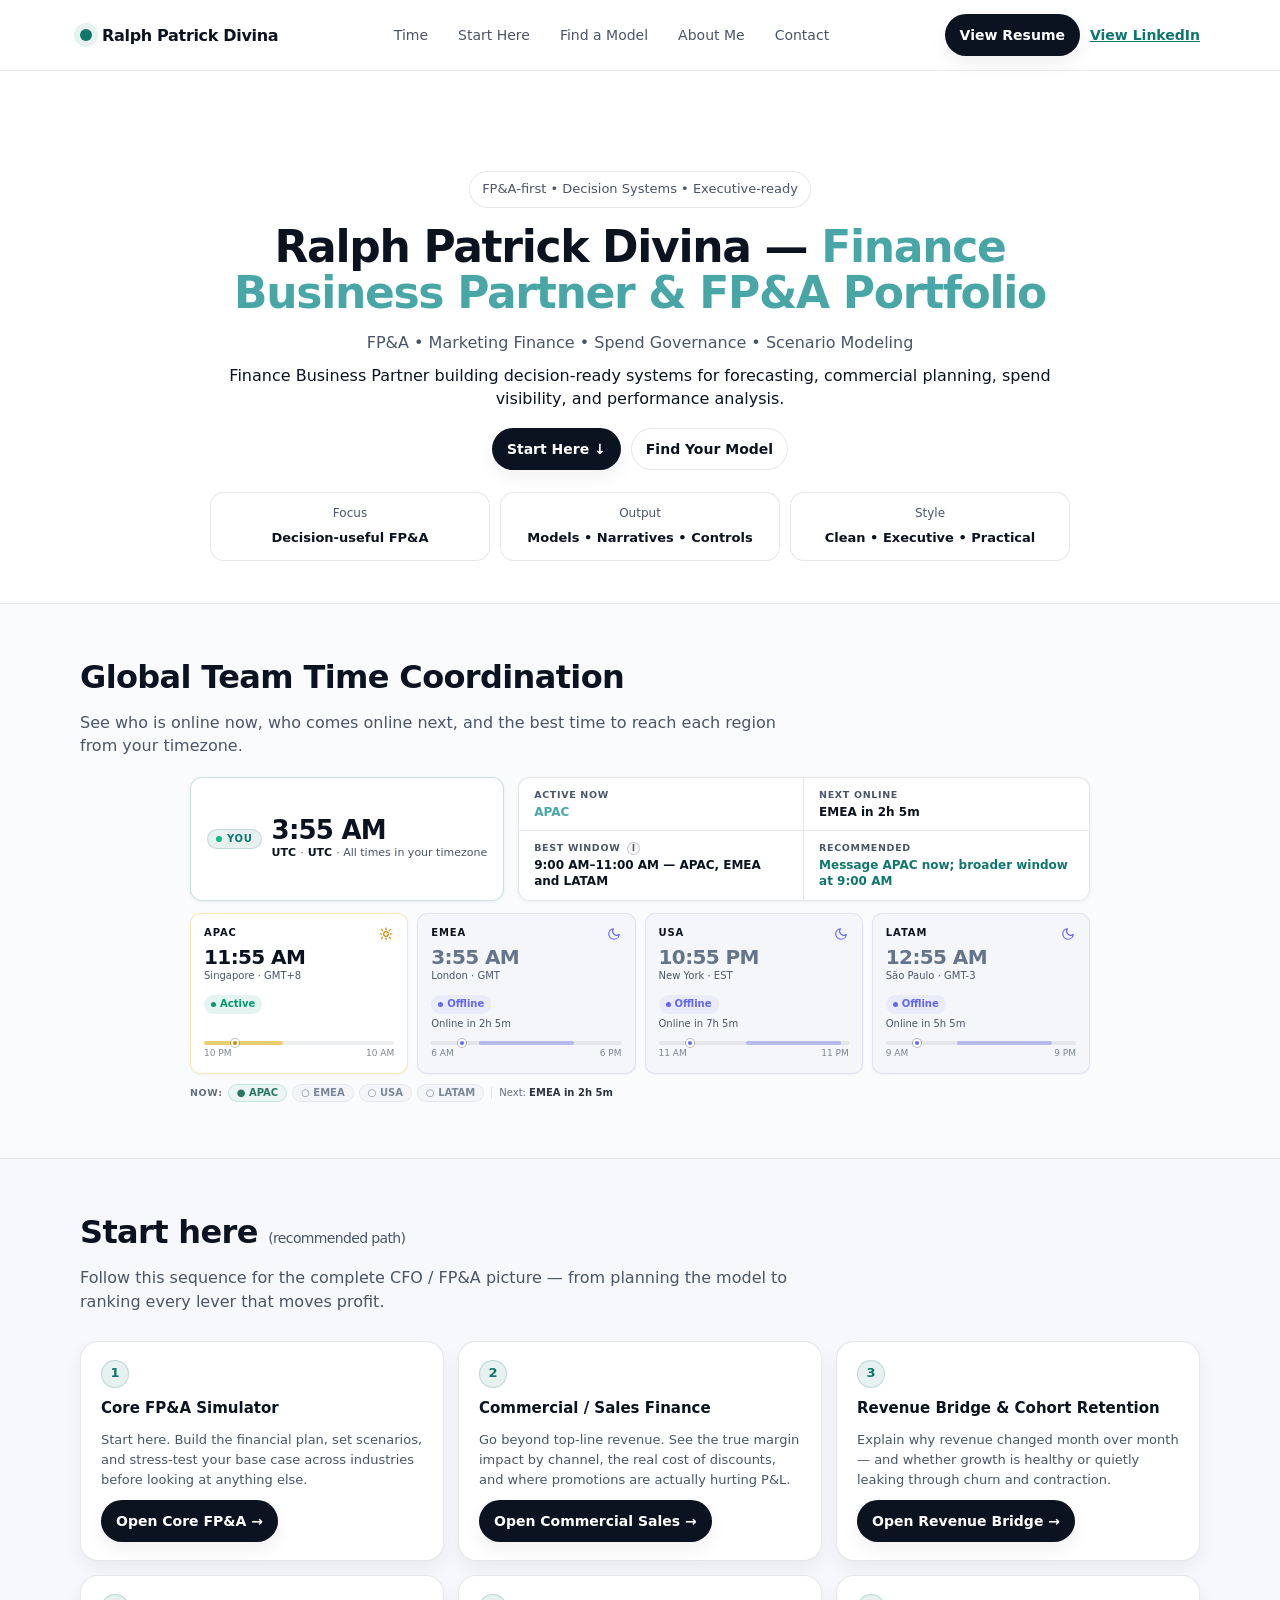
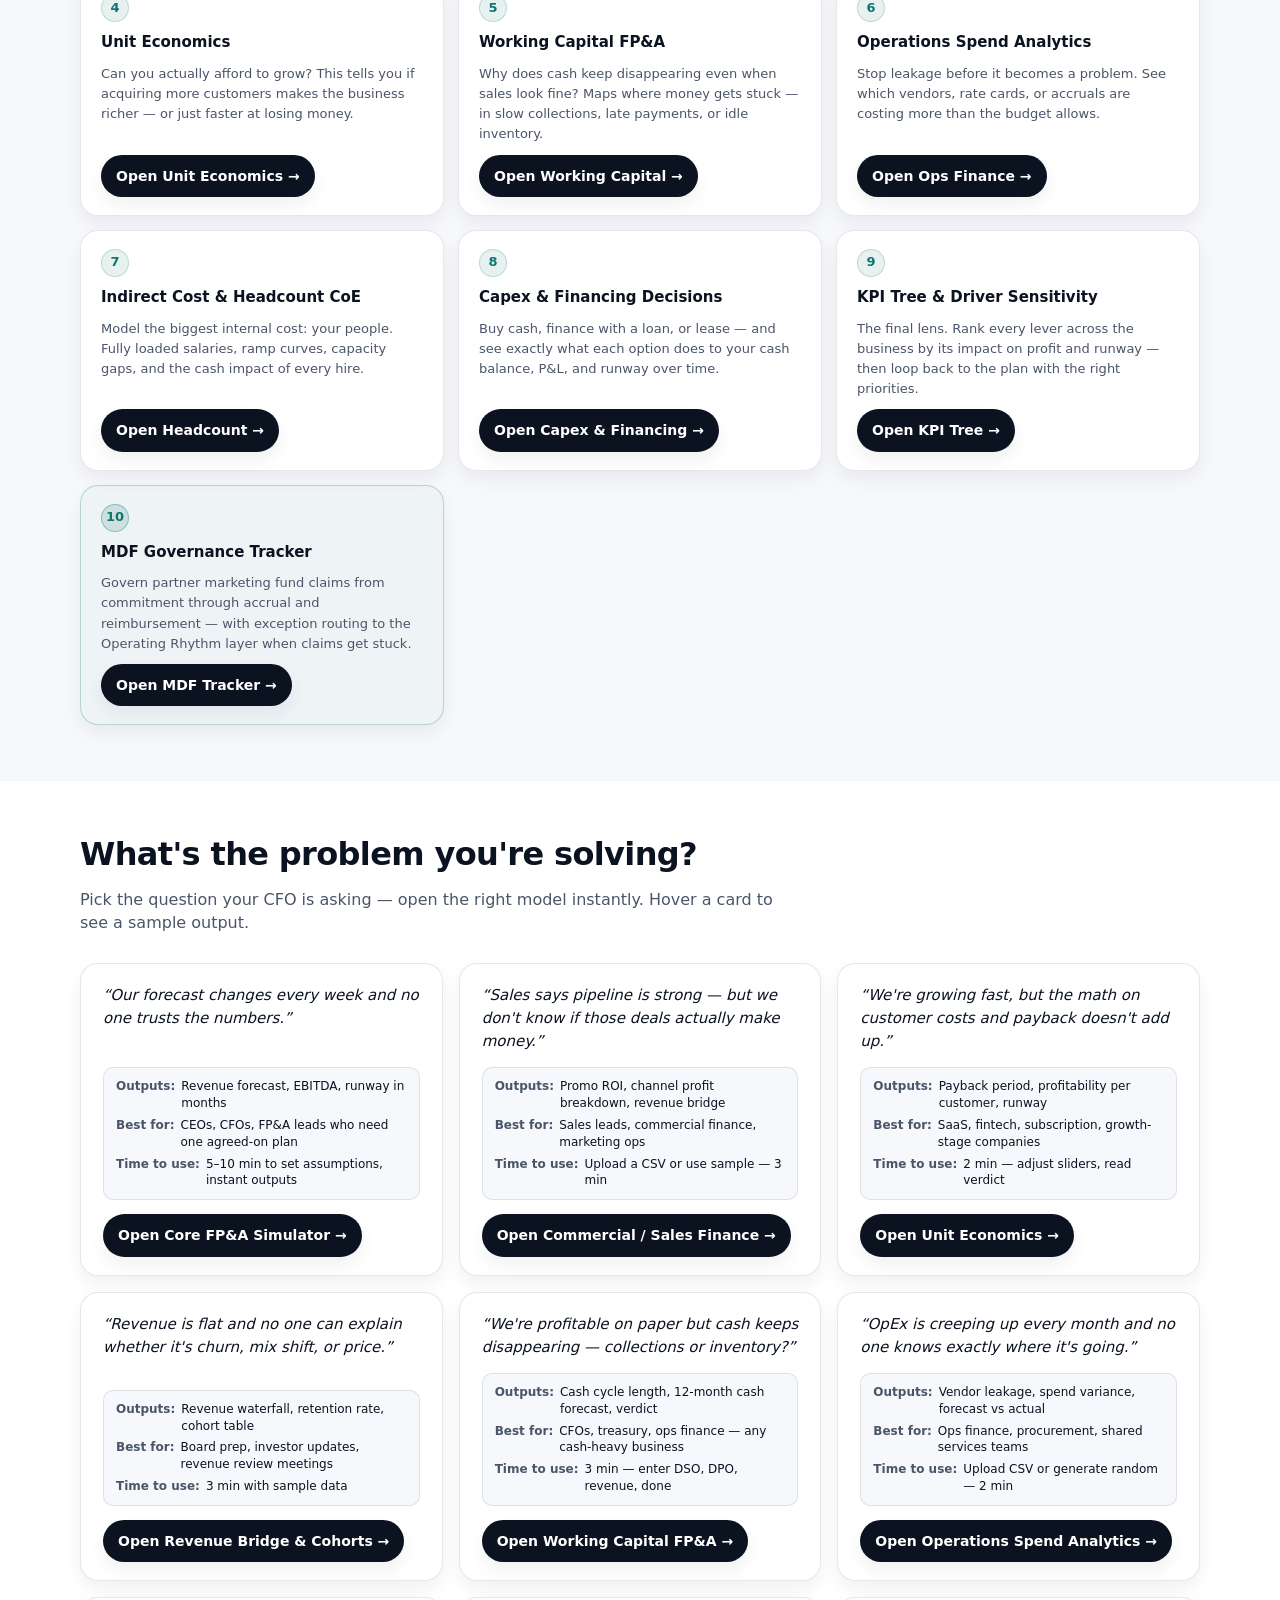
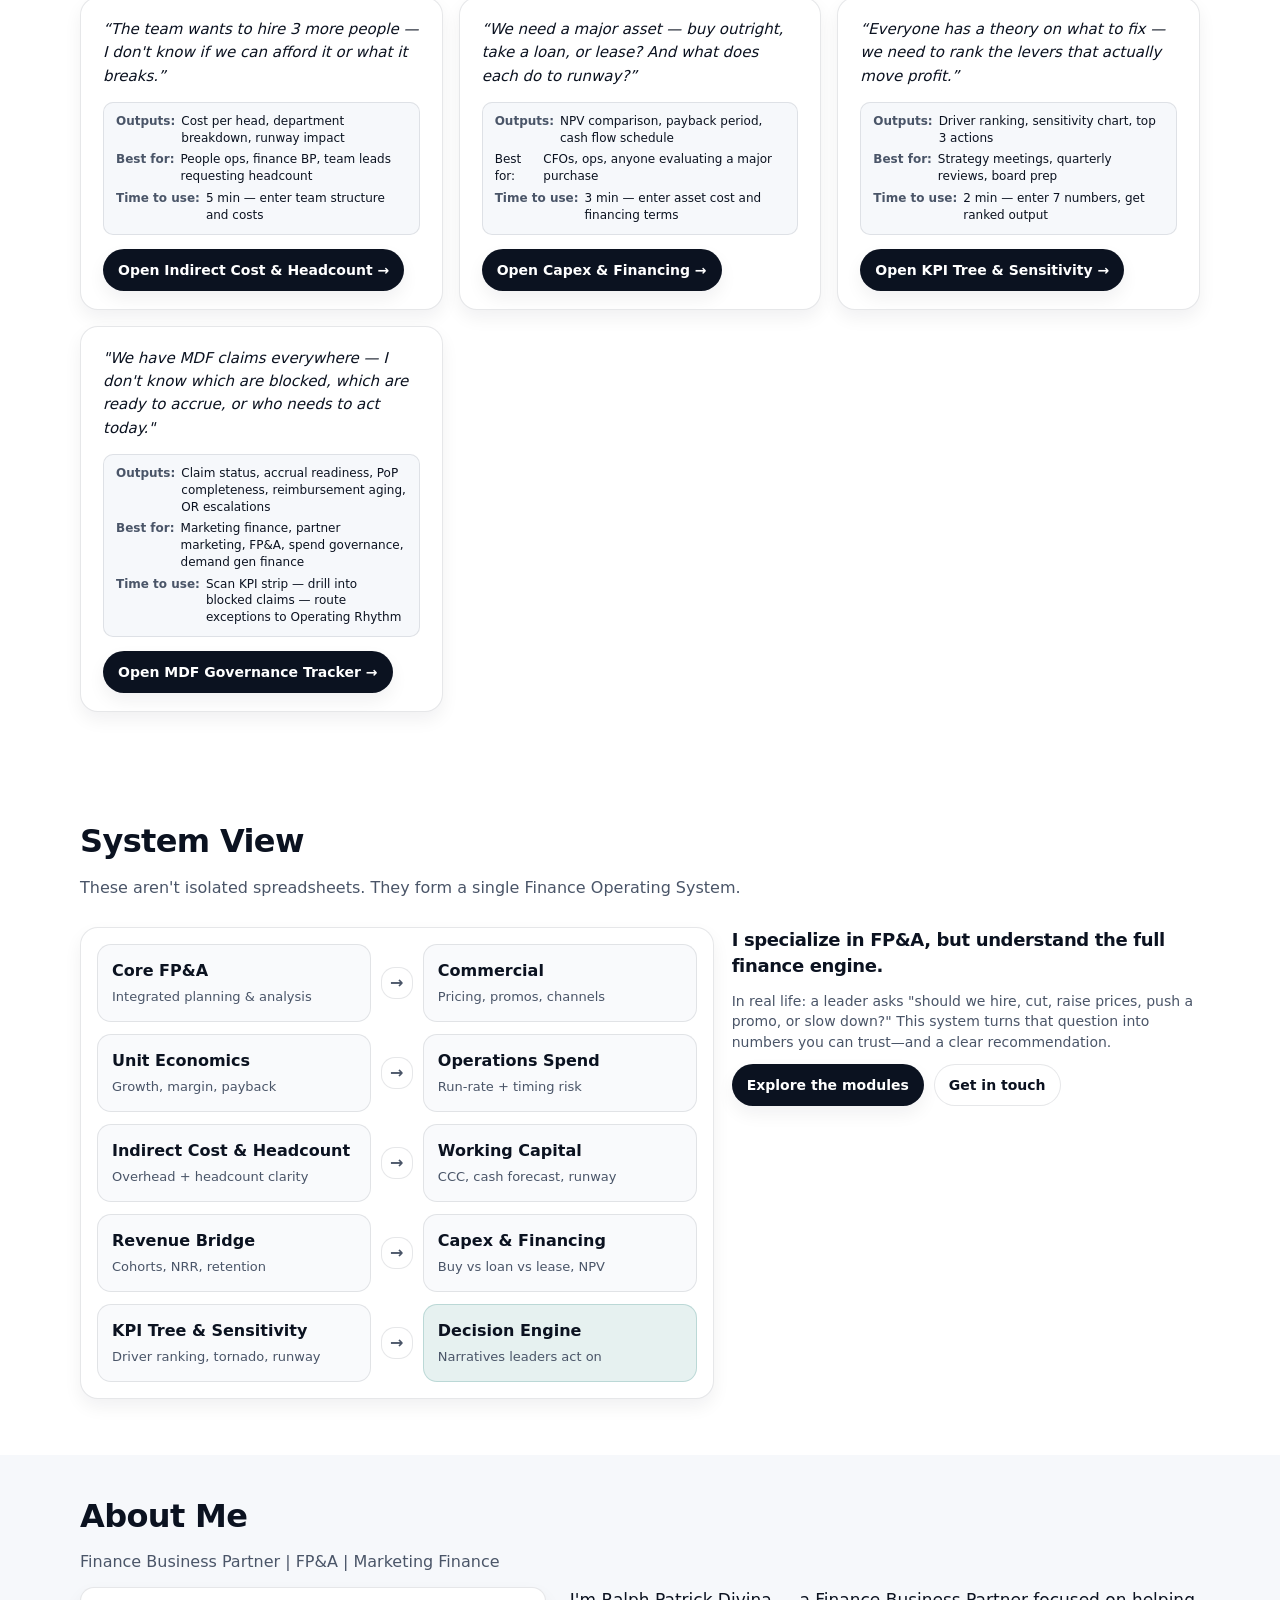
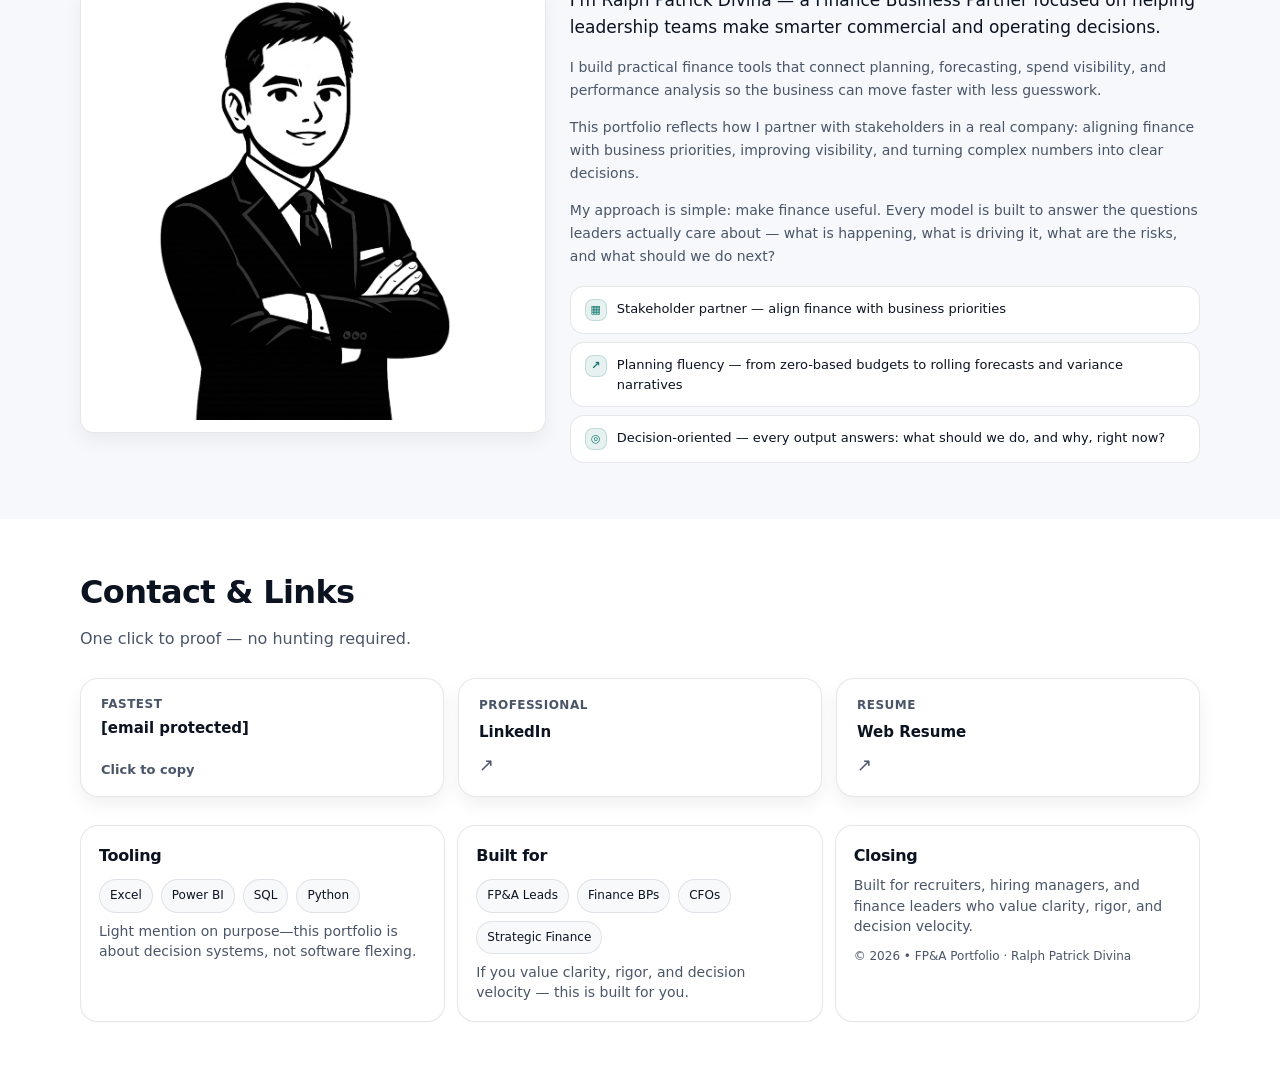
<file: index.html>
<!DOCTYPE html>

<html lang="en">
<head>
<meta charset="utf-8"/>
<meta content="width=device-width, initial-scale=1" name="viewport"/>
<meta content="FP&amp;A Portfolio — Building Finance Systems That Drive Decisions. Forecasting, Commercial Finance, Unit Economics, Spend Analytics." name="description"/>
<meta content="#49A6A6" name="theme-color"/>
<title>Ralph Patrick Divina | Finance Business Partner | FP&A & Marketing Finance Portfolio</title>
<meta name="description" content="Ralph Patrick Divina is a Finance Business Partner specializing in FP&A, marketing finance, spend governance, scenario modeling, and decision-ready financial systems. Explore interactive portfolio modules and finance use cases.">
<meta name="robots" content="index, follow">
<link rel="canonical" href="https://ralphpatrick.com/">

<meta property="og:type" content="website">
<meta property="og:url" content="https://ralphpatrick.com/">
<meta property="og:title" content="Ralph Patrick Divina | Finance Business Partner | FP&A & Marketing Finance Portfolio">
<meta property="og:description" content="Interactive finance portfolio covering FP&A, marketing finance, spend governance, scenario modeling, and decision-ready systems.">
<meta property="og:image" content="https://ralphpatrick.com/og-cover.jpg">

<meta name="twitter:card" content="summary_large_image">
<meta name="twitter:title" content="Ralph Patrick Divina | Finance Business Partner | FP&A & Marketing Finance Portfolio">
<meta name="twitter:description" content="Interactive finance portfolio covering FP&A, marketing finance, spend governance, scenario modeling, and decision-ready systems.">
<meta name="twitter:image" content="https://ralphpatrick.com/og-cover.jpg">


<link rel="icon" href="/favicon.ico" sizes="any">
<link rel="icon" type="image/svg+xml" href="/favicon.svg">
<link rel="icon" type="image/png" sizes="32x32" href="/favicon-32x32.png">
<link rel="icon" type="image/png" sizes="48x48" href="/favicon-48x48.png">
<link rel="apple-touch-icon" sizes="180x180" href="/apple-touch-icon.png">
<link crossorigin="" href="https://fonts.googleapis.com" rel="preconnect"/>
<link crossorigin="" href="https://fonts.gstatic.com" rel="preconnect"/>
<link href="./style.css" rel="stylesheet"/>
<style>
    /* Anchor scroll offset */
    #pick-problem, #start-here, #about, #contact, #tz-world,
    #card-core-fpa, #card-commercial-sales, #card-unit-economics,
    #card-indirect-cost, #card-operations-spend, #card-working-capital,
    #card-revenue-bridge, #card-capex-financing, #card-kpi-tree, #card-mdf-governance {
      scroll-margin-top: 80px;
    }

    /* ── Hero full-width ───────────────────────────── */
    .hero--full .container { display: block; max-width: 860px; }
    .hero-copy--centered { max-width: 100%; text-align: center; }
    .hero-copy--centered .eyebrow    { justify-content: center; }
    .hero-copy--centered .hero-actions { justify-content: center; }
    .hero-copy--centered .hero-metrics { justify-content: center; }

    /* ── Problem Grid ──────────────────────────────── */
    .problem-grid {
      display: grid;
      grid-template-columns: repeat(auto-fill, minmax(300px, 1fr));
      gap: 16px;
      margin-top: 8px;
    }
    .problem-card {
      display: flex;
      flex-direction: column;
      gap: 0;
      padding: 20px 22px 18px;
      background: #fff;
      border: 1px solid var(--border);
      border-radius: var(--radius);
      box-shadow: var(--shadow-soft);
      transition: box-shadow 160ms ease, border-color 160ms ease;
      position: relative;
      overflow: hidden;
    }
    .problem-card:hover {
      border-color: rgba(15,118,110,0.35);
      box-shadow: 0 4px 20px rgba(11,18,32,0.08);
    }
    .problem-statement {
      font-size: 15px;
      line-height: 1.55;
      color: var(--text);
      margin: 0 0 14px 0;
      font-style: italic;
      font-weight: 500;
      flex: 1;
    }
    /* Trust micro-lines */
    .card-meta {
      display: grid;
      gap: 5px;
      margin-bottom: 14px;
      padding: 10px 12px;
      background: var(--bg-muted);
      border-radius: 10px;
      border: 1px solid var(--border);
    }
    .card-meta-row {
      display: flex;
      gap: 6px;
      font-size: 12px;
      line-height: 1.4;
    }
    .card-meta-label {
      color: var(--muted);
      font-weight: 600;
      white-space: nowrap;
      flex-shrink: 0;
    }
    .card-meta-value {
      color: var(--text);
    }
    .problem-card .btn {
      align-self: flex-start;
      white-space: nowrap;
      position: relative;
      z-index: 2;
      flex-shrink: 0;
    }

    /* ── Hover preview overlay ─────────────────────── */
    .card-preview {
      position: absolute;
      inset: 0;
      background: rgba(11,18,32,0.92);
      border-radius: var(--radius);
      padding: 18px 20px;
      display: flex;
      flex-direction: column;
      justify-content: center;
      gap: 10px;
      opacity: 0;
      pointer-events: none;
      transition: opacity 180ms ease;
      z-index: 1;
    }
    .problem-card:hover .card-preview {
      opacity: 1;
      pointer-events: none; /* never block btn clicks */
    }
    /* The button floats above the preview overlay */
    .problem-card .btn {
      z-index: 3;
    }
    /* Keep button accessible — push it to the very bottom */
    .card-preview-row {
      display: flex;
      flex-direction: column;
      gap: 3px;
    }
    .card-preview-label {
      font-size: 10px;
      font-weight: 700;
      letter-spacing: 0.07em;
      text-transform: uppercase;
      color: rgba(255,255,255,0.45);
    }
    .card-preview-value {
      font-size: 13px;
      font-weight: 600;
      color: #fff;
    }
    .card-preview-kpi {
      display: inline-block;
      font-size: 13px;
      font-weight: 700;
      color: #6ee7b7; /* light teal — visible on dark bg */
    }
    @media (hover: none) {
      .card-preview { display: none; }
    }
    @media (max-width: 640px) {
      .problem-grid { grid-template-columns: 1fr; }
      .card-preview { display: none; }
    }

    /* ── Start Here section ────────────────────────── */
    .start-here-grid {
      display: grid;
      grid-template-columns: repeat(3, 1fr);
      gap: 14px;
      margin-top: 8px;
    }
    .start-step {
      display: flex;
      flex-direction: column;
      gap: 10px;
      padding: 18px 20px;
      background: #fff;
      border: 1px solid var(--border);
      border-radius: var(--radius);
      box-shadow: var(--shadow-soft);
      transition: box-shadow 160ms ease, border-color 160ms ease;
    }
    .start-step:hover {
      border-color: rgba(15,118,110,0.30);
      box-shadow: 0 4px 18px rgba(11,18,32,0.08);
    }
    .start-step-num {
      display: inline-flex;
      align-items: center;
      justify-content: center;
      width: 28px;
      height: 28px;
      border-radius: 50%;
      background: var(--accent-soft);
      border: 1px solid rgba(15,118,110,0.20);
      color: var(--accent);
      font-size: 13px;
      font-weight: 750;
      flex-shrink: 0;
    }
    .start-step-title {
      font-size: 15px;
      font-weight: 700;
      color: var(--text);
      margin: 0;
    }
    .start-step-why {
      font-size: 13px;
      color: var(--muted);
      margin: 0;
    }
    .start-step .btn { align-self: flex-start; margin-top: auto; }
    @media (max-width: 640px) {
      .start-here-grid { grid-template-columns: 1fr; }
    }

    /* ── Credibility strip ─────────────────────────── */
    .cred-strip {
      margin-top: 28px;
      display: flex;
      flex-wrap: wrap;
      gap: 10px;
      align-items: center;
    }
    .cred-strip-label {
      font-size: 12px;
      color: var(--muted);
      font-weight: 600;
      letter-spacing: 0.04em;
      text-transform: uppercase;
      flex-shrink: 0;
    }
    .cred-item {
      display: inline-flex;
      align-items: center;
      gap: 6px;
      font-size: 12px;
      font-weight: 600;
      color: var(--text);
      padding: 6px 12px;
      border: 1px solid var(--border);
      border-radius: 999px;
      background: #fff;
    }
    .cred-dot {
      width: 7px;
      height: 7px;
      border-radius: 50%;
      background: var(--accent);
      flex-shrink: 0;
    }
    @media (max-width: 560px) {
      .cred-strip { justify-content: flex-start; }
    }

    /* ── About section ─────────────────────────────── */
    .about-grid {
      display: grid;
      grid-template-columns: 0.85fr 1.15fr;
      gap: 24px;
      align-items: start;
      margin-top: 8px;
    }
    .about-body {
      display: grid;
      gap: 14px;
    }
    .about-lead {
      font-size: 17px;
      font-weight: 520;
      line-height: 1.6;
      color: var(--text);
    }
    .about-sub {
      font-size: 14px;
      color: var(--muted);
      line-height: 1.65;
    }

    /* Portrait card */
    .about-portrait{
      background:#fff;
      border:1px solid var(--border);
      border-radius: var(--radius-sm);
      box-shadow: var(--shadow-soft);
      padding: 12px;
      display:flex;
      justify-content:center;
      align-items:center;
      width:100%;
      max-width: 560px;
      margin: 0;

    }
    .about-portrait img{
      width: auto;
      max-width: 320px;
      max-height: 420px;
      height: auto;
      display:block;
      margin: 0 auto;
      object-fit: contain;
      transform: translateX(-8px);

    }
    .about-bullets {
      display: grid;
      gap: 8px;
      margin-top: 4px;
    }
    .about-bullet {
      display: flex;
      align-items: flex-start;
      gap: 10px;
      padding: 12px 14px;
      background: #fff;
      border: 1px solid var(--border);
      border-radius: var(--radius-sm);
      font-size: 13px;
      color: var(--text);
      font-weight: 520;
    }
    .about-bullet-icon {
      width: 22px;
      height: 22px;
      border-radius: 8px;
      background: var(--accent-soft);
      border: 1px solid rgba(15,118,110,0.18);
      display: grid;
      place-items: center;
      font-size: 11px;
      flex-shrink: 0;
      color: var(--accent);
      font-weight: 800;
    }
    .about-side {
      display: grid;
      gap: 10px;
    }
    .about-stat {
      padding: 16px;
      background: #fff;
      border: 1px solid var(--border);
      border-radius: var(--radius-sm);
      box-shadow: var(--shadow-soft);
    }
    .about-stat-value {
      font-size: 26px;
      font-weight: 750;
      letter-spacing: -0.03em;
      color: var(--accent-2);
    }
    .about-stat-label {
      font-size: 13px;
      color: var(--muted);
      margin-top: 4px;
    }
    @media (max-width: 720px) {
      .about-grid { grid-template-columns: 1fr; }
      .about-side { grid-template-columns: 1fr 1fr; }
    }
    @media (max-width: 480px) {
      .about-side { grid-template-columns: 1fr; }
    }

    /* ── Contact section ───────────────────────────── */
    .contact-grid {
      display: grid;
      grid-template-columns: repeat(3, 1fr);
      gap: 14px;
    }
    .contact-card {
      display: flex;
      flex-direction: column;
      gap: 8px;
      padding: 18px 20px;
      background: #fff;
      border: 1px solid var(--border);
      border-radius: var(--radius);
      box-shadow: var(--shadow-soft);
      transition: box-shadow 160ms, border-color 160ms;
      text-decoration: none;
      color: var(--text);
    }
    .contact-card:hover {
      box-shadow: var(--shadow);
      border-color: rgba(12,23,45,0.16);
    }
    .contact-card-label {
      font-size: 12px;
      color: var(--muted);
      font-weight: 600;
      letter-spacing: 0.04em;
      text-transform: uppercase;
    }
    .contact-card-value {
      font-size: 15px;
      font-weight: 650;
    }
    .contact-card-arrow {
      margin-top: auto;
      font-size: 18px;
      color: var(--muted);
    }

    /* Email copy card */
    .contact-card--email {
      cursor: pointer;
      border: 1px solid var(--border);
      text-align: left;
      font-family: inherit;
      width: 100%;
      position: relative;
    }
    .contact-card--email .copy-hint {
      display: inline-flex;
      align-items: center;
      gap: 5px;
      font-size: 13px;
      font-weight: 600;
      color: var(--muted);
      margin-top: auto;
      transition: color 140ms ease;
    }
    .contact-card--email .copy-icon {
      font-size: 15px;
      opacity: 0;
      transition: opacity 140ms ease;
    }
    .contact-card--email:hover .copy-icon { opacity: 1; }
    .contact-card--email:hover .copy-hint { color: var(--accent); }
    .contact-card--email.copied {
      border-color: #059669 !important;
      box-shadow: 0 0 0 3px rgba(5,150,105,0.12), var(--shadow) !important;
    }
    .contact-card--email.copied .copy-hint { color: #059669; }
    .contact-card--email.copied .copy-icon { opacity: 1; }

    @media (max-width: 640px) {
      .contact-grid { grid-template-columns: 1fr; }
    }

    /* btn-link utility */
    .btn-link {
      background: none;
      border: none;
      color: var(--accent);
      padding: 0;
      font-size: 14px;
      font-weight: 600;
      text-decoration: underline;
      cursor: pointer;
    }
  

    /* ── Global Team Time Coordination — section framing ── */
    .tz-section {
      padding: 56px 0;
      background: #fafbfc;
      border-bottom: 1px solid var(--border);
    }
    /* No container override — uses the global 1120px max like all other sections */
    /* The component content (top-row, cards, strip) is constrained via .tz-body */
    .tz-body {
      max-width: 900px; /* keeps the time component compact within the full-width container */
      margin: 0 auto;   /* centers the widget block while header stays left-aligned */
    }
    /* Override section-head margin-bottom for tighter tz layout */
    .tz-section .section-head { margin-bottom: 20px; }

    /* ── Best Window info icon ── */
    .tz-info-icon {
      display: inline-flex;
      align-items: center;
      justify-content: center;
      width: 13px;
      height: 13px;
      border-radius: 50%;
      border: 1px solid rgba(11,18,32,0.20);
      background: rgba(11,18,32,0.04);
      font-size: 8px;
      font-weight: 700;
      color: var(--muted);
      cursor: default;
      flex-shrink: 0;
      line-height: 1;
      user-select: none;
      vertical-align: middle;
      margin-left: 3px;
    }

    /* Fixed-position tooltip rendered by JS — escapes all clipping contexts */
    .tz-info-tip-fixed {
      position: fixed;
      min-width: 210px;
      max-width: 240px;
      background: #1e293b;
      color: #f1f5f9;
      font-size: 11px;
      font-weight: 500;
      line-height: 1.45;
      border-radius: 9px;
      padding: 9px 12px;
      box-shadow: 0 6px 20px rgba(11,18,32,0.22);
      z-index: 9999;
      pointer-events: none;
      opacity: 0;
      transition: opacity 120ms ease;
      text-align: left;
    }
    .tz-info-tip-fixed.visible { opacity: 1; }
    .tz-info-tip-fixed::after {
      content: '';
      position: absolute;
      top: 100%;
      left: 50%;
      transform: translateX(-50%);
      border: 5px solid transparent;
      border-top-color: #1e293b;
    }
    @media (max-width: 480px) { .tz-info-tip-fixed { display: none !important; } }

    .tz-top-row {
      display: grid;
      grid-template-columns: auto 1fr;
      align-items: stretch;
      gap: 14px;
      margin-bottom: 12px;
    }

    /* ── Local anchor ── */
    .tz-anchor {
      display: flex;
      align-items: center;
      gap: 10px;
      padding: 12px 16px;
      background: #fff;
      border: 1px solid rgba(15,118,110,0.22);
      border-radius: 12px;
      box-shadow: 0 1px 4px rgba(11,18,32,0.06);
      flex-shrink: 0;
    }
    .tz-you-pill {
      display: inline-flex;
      align-items: center;
      gap: 5px;
      font-size: 10px;
      font-weight: 750;
      letter-spacing: 0.07em;
      text-transform: uppercase;
      color: var(--accent);
      background: var(--accent-soft);
      border: 1px solid rgba(15,118,110,0.18);
      border-radius: 999px;
      padding: 2px 8px;
      flex-shrink: 0;
    }
    .tz-anchor-times { display: flex; flex-direction: column; gap: 2px; }
    .tz-local-time {
      font-size: 26px;
      font-weight: 760;
      letter-spacing: -0.03em;
      color: var(--text);
      font-variant-numeric: tabular-nums;
      line-height: 1;
    }
    .tz-anchor-sub {
      font-size: 11px;
      color: var(--muted);
      font-weight: 500;
      display: flex;
      gap: 4px;
      align-items: center;
      flex-wrap: wrap;
    }
    .tz-anchor-sub .tz-sub-city { color: var(--text); font-weight: 600; }

    /* ── Intelligence panel ── */
    .tz-intel-panel {
      display: grid;
      grid-template-columns: 1fr 1fr;
      gap: 0;
      background: #fff;
      border: 1px solid var(--border);
      border-radius: 12px;
      box-shadow: 0 1px 4px rgba(11,18,32,0.05);
      overflow: visible; /* allow tooltips to escape — border-radius still clips the background */
      isolation: isolate;
    }
    /* Clip inner content to the panel's rounded corners without overflow:hidden */
    .tz-intel-panel > .tz-intel-row:first-child { border-radius: 12px 0 0 0; }
    .tz-intel-panel > .tz-intel-row:nth-child(2) { border-radius: 0 12px 0 0; }
    .tz-intel-panel > .tz-intel-row:nth-child(3) { border-radius: 0 0 0 12px; }
    .tz-intel-panel > .tz-intel-row:last-child   { border-radius: 0 0 12px 0; }
    .tz-intel-row {
      display: flex;
      flex-direction: column;
      gap: 2px;
      padding: 10px 15px;
      border-bottom: 1px solid var(--border);
      border-right: 1px solid var(--border);
    }
    .tz-intel-row:nth-child(3),
    .tz-intel-row:nth-child(4) { border-bottom: none; }
    .tz-intel-row:nth-child(2),
    .tz-intel-row:nth-child(4) { border-right: none; }

    .tz-intel-label {
      font-size: 9.5px;
      font-weight: 700;
      letter-spacing: 0.07em;
      text-transform: uppercase;
      color: var(--muted);
    }
    .tz-intel-value {
      font-size: 12px;
      font-weight: 620;
      color: var(--text);
      line-height: 1.35;
    }
    .tz-intel-value.accent  { color: var(--accent); font-weight: 650; }
    .tz-intel-value.recommend { color: #0f766e; font-weight: 680; }

    /* ── Region cards ── */
    .tz-cards-grid {
      display: grid;
      grid-template-columns: repeat(4, 1fr);
      gap: 9px;
      margin-bottom: 10px;
    }
    .tz-card {
      padding: 12px 13px 10px;
      border-radius: 10px;
      border: 1px solid var(--border);
      background: #fff;
      box-shadow: 0 1px 3px rgba(11,18,32,0.04);
      transition: border-color 700ms ease, background 700ms ease, box-shadow 160ms ease;
      position: relative;
      cursor: default;
    }
    .tz-card:hover { box-shadow: 0 3px 12px rgba(11,18,32,0.09); }
    .tz-card.tz-day    { background: #fff;    border-color: rgba(234,179,8,0.30); }
    .tz-card.tz-ending { background: #fffbf0; border-color: rgba(217,119,6,0.28); }
    .tz-card.tz-night  { background: #f5f6f9; border-color: rgba(99,102,241,0.15); }

    .tz-card-header {
      display: flex;
      align-items: center;
      justify-content: space-between;
      margin-bottom: 5px;
    }
    .tz-card-region {
      font-size: 10px;
      font-weight: 760;
      letter-spacing: 0.09em;
      text-transform: uppercase;
      color: var(--text);
    }
    /* SVG icon wrapper — consistent sizing */
    .tz-icon {
      width: 16px; height: 16px;
      display: flex;
      align-items: center;
      justify-content: center;
      flex-shrink: 0;
    }
    .tz-icon svg { width: 14px; height: 14px; display: block; }

    .tz-card-time {
      font-size: 20px;
      font-weight: 750;
      letter-spacing: -0.03em;
      color: var(--text);
      font-variant-numeric: tabular-nums;
      line-height: 1;
      margin-bottom: 2px;
    }
    .tz-card.tz-night .tz-card-time { color: #64748b; }
    .tz-card-city {
      font-size: 10px;
      color: var(--muted);
      font-weight: 500;
      margin-bottom: 7px;
    }
    .tz-status-chip {
      display: inline-flex;
      align-items: center;
      gap: 4px;
      font-size: 10px;
      font-weight: 700;
      border-radius: 999px;
      padding: 2px 7px;
    }
    .tz-status-chip.awake  { background: rgba(5,150,105,0.10);  color: #059669; }
    .tz-status-chip.ending { background: rgba(217,119,6,0.10);  color: #b45309; }
    .tz-status-chip.asleep { background: rgba(99,102,241,0.08); color: #6366f1; }
    .tz-status-dot {
      width: 5px; height: 5px;
      border-radius: 50%;
      background: currentColor;
    }
    .tz-card-hint {
      display: block;
      font-size: 10px;
      color: var(--muted);
      font-weight: 500;
      margin-top: 4px;
      line-height: 1.25;
      min-height: 13px; /* always reserve space even when empty — keeps bar vertically aligned across all cards */
    }

    /* ── Timeline bar — standardized geometry ── */
    .tz-timeline {
      margin-top: 10px;   /* same for all states */
      margin-bottom: 0;
      position: relative;
      /* fixed height: track(4) + labels(14) + gap(4) = 22px wrapper */
      height: 22px;
    }
    .tz-timeline-track {
      position: absolute;
      top: 0;
      left: 0;
      right: 0;
      height: 4px;           /* fixed track height */
      background: rgba(11,18,32,0.07);
      border-radius: 99px;
      overflow: visible;
    }
    .tz-timeline-fill {
      position: absolute;
      top: 0;
      height: 4px;           /* match track height exactly */
      border-radius: 99px;
      pointer-events: none;
    }
    .tz-card.tz-day    .tz-timeline-fill { background: rgba(234,179,8,0.55); }
    .tz-card.tz-ending .tz-timeline-fill { background: rgba(217,119,6,0.55); }
    .tz-card.tz-night  .tz-timeline-fill { background: rgba(99,102,241,0.35); }
    .tz-timeline-now {
      position: absolute;
      /* vertically center the 8px dot on the 4px track: top of track is 0, center = 2px, dot center = 4px → top = -2px */
      top: -2px;
      width: 8px;
      height: 8px;
      border-radius: 50%;
      border: 2px solid #fff;
      box-shadow: 0 0 0 1px rgba(11,18,32,0.25);
      pointer-events: none;
      z-index: 2;
      /* horizontal centering via margin-left applied inline */
      transform: translateX(-50%);
    }
    .tz-card.tz-day    .tz-timeline-now { background: #ca8a04; }
    .tz-card.tz-ending .tz-timeline-now { background: #d97706; }
    .tz-card.tz-night  .tz-timeline-now { background: #6366f1; }
    .tz-timeline-labels {
      position: absolute;
      top: 8px;              /* 4px track + 4px gap = consistent baseline */
      left: 0;
      right: 0;
      display: flex;
      justify-content: space-between;
    }
    .tz-timeline-label {
      font-size: 9px;
      color: var(--muted);
      font-weight: 500;
      opacity: 0.7;
      line-height: 1;
    }

    /* ── Hover tooltip ── */
    .tz-tooltip {
      display: none;
      position: absolute;
      bottom: calc(100% + 8px);
      left: 50%;
      transform: translateX(-50%);
      min-width: 210px;
      max-width: 240px;
      background: #1e293b;
      color: #f1f5f9;
      border-radius: 10px;
      padding: 11px 13px;
      box-shadow: 0 8px 24px rgba(11,18,32,0.22);
      z-index: 100;
      pointer-events: none;
    }
    /* Arrow */
    .tz-tooltip::after {
      content: '';
      position: absolute;
      top: 100%;
      left: 50%;
      transform: translateX(-50%);
      border: 6px solid transparent;
      border-top-color: #1e293b;
    }
    .tz-card:hover .tz-tooltip { display: block; }
    .tz-tt-row {
      display: flex;
      flex-direction: column;
      gap: 1px;
      margin-bottom: 7px;
    }
    .tz-tt-row:last-child { margin-bottom: 0; }
    .tz-tt-label {
      font-size: 9px;
      font-weight: 700;
      letter-spacing: 0.07em;
      text-transform: uppercase;
      color: rgba(241,245,249,0.5);
    }
    .tz-tt-value {
      font-size: 11.5px;
      font-weight: 600;
      color: #f1f5f9;
      line-height: 1.3;
    }
    .tz-tt-value.tt-good  { color: #6ee7b7; }
    .tz-tt-value.tt-warn  { color: #fcd34d; }
    .tz-tt-value.tt-muted { color: rgba(241,245,249,0.6); font-weight: 500; }
    .tz-tt-value.tt-high  { color: #34d399; font-weight: 700; }
    .tz-tt-rec {
      margin-top: 7px;
      padding-top: 7px;
      border-top: 1px solid rgba(241,245,249,0.1);
      font-size: 10.5px;
      font-weight: 600;
      color: #94a3b8;
      line-height: 1.4;
    }
    .tz-tt-rec strong { color: #f1f5f9; }

    /* ── Status strip — simplified ── */
    .tz-strip {
      display: flex;
      gap: 5px;
      flex-wrap: wrap;
      align-items: center;
      opacity: 0.85;
    }
    .tz-strip-label {
      font-size: 9.5px;
      font-weight: 700;
      text-transform: uppercase;
      letter-spacing: 0.07em;
      color: var(--muted);
      flex-shrink: 0;
    }
    .tz-region-chip {
      display: inline-flex;
      align-items: center;
      gap: 4px;
      font-size: 10px;
      font-weight: 650;
      border-radius: 999px;
      padding: 1px 8px;
      border: 1px solid;
    }
    .tz-region-chip.awake  { background: rgba(5,150,105,0.07);  color: #065f46; border-color: rgba(5,150,105,0.20); }
    .tz-region-chip.ending { background: rgba(217,119,6,0.07);  color: #92400e; border-color: rgba(217,119,6,0.20); }
    .tz-region-chip.asleep { background: rgba(148,163,184,0.08);color: #64748b; border-color: rgba(148,163,184,0.20); }
    .tz-strip-divider {
      width: 1px; height: 12px;
      background: var(--border);
      flex-shrink: 0;
      margin: 0 2px;
    }
    .tz-strip-next {
      font-size: 10px;
      color: var(--muted);
      font-weight: 500;
    }
    .tz-strip-next strong { color: var(--text); font-weight: 650; }

    /* ── Live dot ── */
    .tz-live-dot {
      display: inline-block;
      width: 6px; height: 6px;
      border-radius: 50%;
      background: #10b981;
      box-shadow: 0 0 0 0 rgba(16,185,129,0.4);
      animation: tzPulse 2.4s ease-in-out infinite;
      flex-shrink: 0;
    }
    @keyframes tzPulse {
      0%   { box-shadow: 0 0 0 0   rgba(16,185,129,0.4); }
      60%  { box-shadow: 0 0 0 5px rgba(16,185,129,0);   }
      100% { box-shadow: 0 0 0 0   rgba(16,185,129,0);   }
    }

    @media (max-width: 780px) {
      .tz-top-row { grid-template-columns: 1fr; }
      .tz-anchor  { justify-content: flex-start; }
    }
    @media (max-width: 640px) {
      .tz-cards-grid { grid-template-columns: repeat(2, 1fr); }
      .tz-intel-panel { grid-template-columns: 1fr 1fr; }
    }
    @media (max-width: 480px) {
      .tz-intel-panel { grid-template-columns: 1fr; }
      .tz-intel-row:nth-child(odd)  { border-right: none; }
      .tz-intel-row:nth-child(1),
      .tz-intel-row:nth-child(2),
      .tz-intel-row:nth-child(3)    { border-bottom: 1px solid var(--border); }
      .tz-local-time { font-size: 22px; }
      /* Tooltips disabled on touch */
      .tz-card:hover .tz-tooltip { display: none; }
    }

    /* ── Sticky Global Time Ticker ─────────────────────────────── */
    .tz-ticker {
      position: sticky;
      top: var(--nav-h, 56px); /* dynamically set by JS to match actual navbar height */
      z-index: 89; /* just below site-header z-index */
      background: rgba(250,251,252,0.96);
      backdrop-filter: blur(8px);
      -webkit-backdrop-filter: blur(8px);
      border-bottom: 1px solid var(--border);
      height: 36px;
      display: flex;
      align-items: center;
      /* Hidden by default — JS reveals when section scrolls out of view */
      opacity: 0;
      pointer-events: none;
      transform: translateY(-100%);
      transition: opacity 220ms ease, transform 220ms ease;
    }
    .tz-ticker.tz-ticker--visible {
      opacity: 1;
      pointer-events: auto;
      transform: translateY(0);
    }
    .tz-ticker-inner {
      max-width: 900px;
      width: 100%;
      margin: 0 auto;
      padding: 0 var(--container-pad, 24px);
      display: flex;
      align-items: center;
      gap: 0;
      overflow: hidden; /* clip on mobile */
    }
    /* "Time" brand link — jump back anchor */
    .tz-ticker-brand {
      display: inline-flex;
      align-items: center;
      gap: 5px;
      font-size: 10px;
      font-weight: 750;
      letter-spacing: 0.07em;
      text-transform: uppercase;
      color: var(--accent);
      text-decoration: none;
      flex-shrink: 0;
      padding-right: 10px;
    }
    .tz-ticker-brand:hover { opacity: 0.75; }
    .tz-ticker-brand-label { line-height: 1; }
    /* Vertical divider after brand */
    .tz-ticker-divider {
      width: 1px;
      height: 16px;
      background: var(--border);
      flex-shrink: 0;
      margin-right: 10px;
    }
    /* Scrollable items row */
    .tz-ticker-items {
      display: flex;
      align-items: center;
      gap: 0;
      overflow-x: auto;
      scrollbar-width: none; /* Firefox */
      -ms-overflow-style: none;
      flex: 1;
      min-width: 0;
    }
    .tz-ticker-items::-webkit-scrollbar { display: none; }
    /* Individual ticker item */
    .tz-ticker-item {
      display: inline-flex;
      align-items: center;
      gap: 5px;
      padding: 0 12px;
      height: 36px;
      font-size: 11px;
      flex-shrink: 0;
      border-right: 1px solid var(--border);
      white-space: nowrap;
    }
    .tz-ticker-item:first-child { padding-left: 0; }
    .tz-ticker-item:last-child  { border-right: none; }
    .tz-ticker-item-label {
      font-size: 9px;
      font-weight: 700;
      letter-spacing: 0.07em;
      text-transform: uppercase;
      color: var(--muted);
    }
    .tz-ticker-item-value {
      font-size: 11px;
      font-weight: 620;
      color: var(--text);
      font-variant-numeric: tabular-nums;
    }
    .tz-ticker-item-value.tk-active  { color: #059669; font-weight: 700; }
    .tz-ticker-item-value.tk-ending  { color: #d97706; font-weight: 700; }
    .tz-ticker-item-value.tk-offline { color: #94a3b8; }
    .tz-ticker-item-value.tk-window  { color: var(--accent); font-weight: 680; }
    /* State dot in ticker */
    .tz-ticker-dot {
      width: 5px; height: 5px;
      border-radius: 50%;
      flex-shrink: 0;
    }
    .tz-ticker-dot.tk-active  { background: #059669; }
    .tz-ticker-dot.tk-ending  { background: #d97706; }
    .tz-ticker-dot.tk-offline { background: #cbd5e1; }

    @media (max-width: 640px) {
      .tz-ticker-inner { padding: 0 12px; }
      .tz-ticker-item  { padding: 0 9px; }
    }

    /* Tighten section head spacing */
    .section-subhead{ margin: 6px 0 0; }
    #about .section-head{ margin-bottom: 14px; }

    /* About spacing / fit */
    #about{ padding-top: 44px; padding-bottom: 56px; }
</style>
<style>
    /* Safety net: .reveal visible even without external style.css loaded */
    .reveal { opacity: 1 !important; transform: none !important; }
  </style>
    <script type="text/javascript">
    (function(c,l,a,r,i,t,y){
        c[a]=c[a]||function(){(c[a].q=c[a].q||[]).push(arguments)};
        t=l.createElement(r);t.async=1;t.src="https://www.clarity.ms/tag/"+i;
        y=l.getElementsByTagName(r)[0];y.parentNode.insertBefore(t,y);
    })(window, document, "clarity", "script", "vpjlisjrqh");
</script>

<script type="application/ld+json">
{
  "@context": "https://schema.org",
  "@type": "Person",
  "name": "Ralph Patrick Divina",
  "url": "https://ralphpatrick.com/",
  "jobTitle": "Finance Business Partner",
  "sameAs": [
    "https://www.linkedin.com/in/ralph-patrick-divina-55534614a/"
  ]
}
</script>
<style>.hero-one-liner{text-align:center!important;width:100%!important;max-width:100%!important;margin-left:auto!important;margin-right:auto!important;}.accent{color:#49A6A6!important;}</style></head>
<body>
<a class="skip-link" href="#main">Skip to content</a>
<!-- ── Top Navigation ──────────────────────────────────────── -->
<header class="site-header" id="top">
<div class="container nav">
<a aria-label="Go to top" class="brand" href="#top">
<span aria-hidden="true" class="brand-mark"></span>
<span class="brand-text">Ralph Patrick Divina</span>
</a>
<nav aria-label="Primary" class="nav-links">
<a href="#tz-world">Time</a>
<a href="#start-here">Start Here</a>
<a href="#pick-problem">Find a Model</a>
<a href="#about">About Me</a>
<a href="#contact">Contact</a>
</nav>
<div class="nav-cta">
<a class="btn btn-solid" href="resume.html" target="_blank">View Resume</a>
<a class="btn btn-link" href="https://www.linkedin.com/in/ralph-patrick-divina-55534614a/" rel="noreferrer" target="_blank">View LinkedIn</a>
</div>
<button aria-expanded="false" aria-label="Open menu" class="nav-toggle" type="button">
<span aria-hidden="true"></span>
<span aria-hidden="true"></span>
</button>
</div>
<!-- Mobile menu -->
<div class="mobile-menu" data-mobile-menu="">
<div class="container mobile-menu-inner">
<a class="mobile-link" href="#tz-world">Time</a>
<a class="mobile-link" href="#start-here">Start Here</a>
<a class="mobile-link" href="#pick-problem">Find a Model</a>
<a class="mobile-link" href="#about">About Me</a>
<a class="mobile-link" href="#contact">Contact</a>
<div class="mobile-cta">
<a class="btn btn-ghost" href="#pick-problem">Find a Model</a>
<a class="btn btn-solid" href="resume.html" target="_blank">View Resume</a>
</div>
</div>
</div>
</header>

<!-- ── Global Time Ticker — appears when main time section is out of view ── -->
<div class="tz-ticker" id="tz-ticker" aria-label="Global time coordination summary" aria-hidden="true">
  <div class="tz-ticker-inner">
    <a class="tz-ticker-brand" href="#tz-world" aria-label="Jump to Time section">
      <span class="tz-live-dot"></span>
      <span class="tz-ticker-brand-label">Time</span>
    </a>
    <div class="tz-ticker-divider"></div>
    <div class="tz-ticker-items" id="tz-ticker-items"><!-- JS-rendered --></div>
  </div>
</div>
<main id="main">
<!-- ── 1) Hero ─────────────────────────────────────────────── -->
<section class="hero hero--full">
<div class="container">
<div class="hero-copy hero-copy--centered reveal">
<div class="eyebrow">FP&amp;A-first • Decision Systems • Executive-ready</div>
<h1 class="hero-title">
  Ralph Patrick Divina — <span class="accent">Finance Business Partner & FP&A Portfolio</span>
</h1>
<p class="hero-subtitle">
  FP&A • Marketing Finance • Spend Governance • Scenario Modeling
</p>
<p class="hero-one-liner" style="text-align: center;">
  Finance Business Partner building decision-ready systems for forecasting, commercial planning, spend visibility, and performance analysis.
</p>
<div class="hero-actions">
<a class="btn btn-solid" href="#start-here">Start Here ↓</a>
<a class="btn btn-ghost" href="#pick-problem">Find Your Model</a>
</div>
<div class="hero-metrics">
<div class="metric-card">
<div class="metric-label">Focus</div>
<div class="metric-value">Decision-useful FP&amp;A</div>
</div>
<div class="metric-card">
<div class="metric-label">Output</div>
<div class="metric-value">Models • Narratives • Controls</div>
</div>
<div class="metric-card">
<div class="metric-label">Style</div>
<div class="metric-value">Clean • Executive • Practical</div>
</div>
</div>
</div>
</div>
</section>
<!-- ── 1b) Global Team Time Coordination ────────────────────── -->
<section class="tz-section" id="tz-world">
<div class="container">

  <!-- Section header — full container width, matches all other section headers -->
  <div class="section-head reveal">
    <h2>Global Team Time Coordination</h2>
    <p class="section-subhead">See who is online now, who comes online next, and the best time to reach each region from your timezone.</p>
  </div>

  <!-- Component body — constrained to 900px to keep the widget compact -->
  <div class="tz-body">

  <div class="tz-top-row">
    <!-- Local anchor -->
    <div class="tz-anchor">
      <span class="tz-you-pill"><span class="tz-live-dot"></span> You</span>
      <div class="tz-anchor-times">
        <span class="tz-local-time" id="tz-local-time">--:-- --</span>
        <div class="tz-anchor-sub">
          <span class="tz-sub-city" id="tz-local-city">Detecting…</span>
          <span>&middot;</span>
          <span class="tz-sub-city" id="tz-local-tz"></span>
          <span>&middot; All times in your timezone</span>
        </div>
      </div>
    </div>

    <!-- Intelligence panel: Active → Next → Best later → Recommended → Next best -->
    <div class="tz-intel-panel">
      <div class="tz-intel-row">
        <span class="tz-intel-label">Active now</span>
        <span class="tz-intel-value accent" id="tz-active-now">—</span>
      </div>
      <div class="tz-intel-row">
        <span class="tz-intel-label">Next online</span>
        <span class="tz-intel-value" id="tz-next-online">—</span>
      </div>
      <div class="tz-intel-row">
        <span class="tz-intel-label">Best window <span class="tz-info-icon" id="tz-best-window-info" aria-label="About Best window">i</span></span>
        <span class="tz-intel-value" id="tz-best-window">—</span>
      </div>
      <div class="tz-intel-row">
        <span class="tz-intel-label">Recommended</span>
        <span class="tz-intel-value recommend" id="tz-recommended">—</span>
      </div>
    </div>
  </div>

  <!-- Region cards — fixed APAC → EMEA → USA → LATAM -->
  <div class="tz-cards-grid" id="tz-cards-grid"><!-- JS-rendered --></div>

  <!-- Status strip -->
  <div class="tz-strip" id="tz-strip"><!-- JS-rendered --></div>

  </div><!-- /.tz-body -->

</div>
</section>
<!-- ── 2) Start Here ───────────────────────────────────────── -->
<section class="section section-muted" id="start-here">
<div class="container">
<div class="section-head reveal">
<h2>Start here <span style="font-size:14px;font-weight:500;color:var(--muted);">(recommended path)</span></h2>
<p class="section-subhead">
            Follow this sequence for the complete CFO / FP&amp;A picture — from planning the model to ranking every lever that moves profit.
          </p>
</div>
<div class="start-here-grid">
<div class="start-step reveal">
<div class="start-step-num">1</div>
<p class="start-step-title">Core FP&amp;A Simulator</p>
<p class="start-step-why">Start here. Build the financial plan, set scenarios, and stress-test your base case across industries before looking at anything else.</p>
<a class="btn btn-solid" href="corefp-and-a.html">Open Core FP&amp;A →</a>
</div>
<div class="start-step reveal">
<div class="start-step-num">2</div>
<p class="start-step-title">Commercial / Sales Finance</p>
<p class="start-step-why">Go beyond top-line revenue. See the true margin impact by channel, the real cost of discounts, and where promotions are actually hurting P&amp;L.</p>
<a class="btn btn-solid" href="commercial-sales.html">Open Commercial Sales →</a>
</div>
<div class="start-step reveal">
<div class="start-step-num">3</div>
<p class="start-step-title">Revenue Bridge &amp; Cohort Retention</p>
<p class="start-step-why">Explain why revenue changed month over month — and whether growth is healthy or quietly leaking through churn and contraction.</p>
<a class="btn btn-solid" href="revenue-bridge.html">Open Revenue Bridge →</a>
</div>
<div class="start-step reveal">
<div class="start-step-num">4</div>
<p class="start-step-title">Unit Economics</p>
<p class="start-step-why">Can you actually afford to grow? This tells you if acquiring more customers makes the business richer — or just faster at losing money.</p>
<a class="btn btn-solid" href="unit-economics.html">Open Unit Economics →</a>
</div>
<div class="start-step reveal">
<div class="start-step-num">5</div>
<p class="start-step-title">Working Capital FP&amp;A</p>
<p class="start-step-why">Why does cash keep disappearing even when sales look fine? Maps where money gets stuck — in slow collections, late payments, or idle inventory.</p>
<a class="btn btn-solid" href="working-capital.html">Open Working Capital →</a>
</div>
<div class="start-step reveal">
<div class="start-step-num">6</div>
<p class="start-step-title">Operations Spend Analytics</p>
<p class="start-step-why">Stop leakage before it becomes a problem. See which vendors, rate cards, or accruals are costing more than the budget allows.</p>
<a class="btn btn-solid" href="operations-spend.html">Open Ops Finance →</a>
</div>
<div class="start-step reveal">
<div class="start-step-num">7</div>
<p class="start-step-title">Indirect Cost &amp; Headcount CoE</p>
<p class="start-step-why">Model the biggest internal cost: your people. Fully loaded salaries, ramp curves, capacity gaps, and the cash impact of every hire.</p>
<a class="btn btn-solid" href="indirect-cost-headcount.html">Open Headcount →</a>
</div>
<div class="start-step reveal">
<div class="start-step-num">8</div>
<p class="start-step-title">Capex &amp; Financing Decisions</p>
<p class="start-step-why">Buy cash, finance with a loan, or lease — and see exactly what each option does to your cash balance, P&amp;L, and runway over time.</p>
<a class="btn btn-solid" href="capex-financing.html">Open Capex &amp; Financing →</a>
</div>
<div class="start-step reveal">
<div class="start-step-num">9</div>
<p class="start-step-title">KPI Tree &amp; Driver Sensitivity</p>
<p class="start-step-why">The final lens. Rank every lever across the business by its impact on profit and runway — then loop back to the plan with the right priorities.</p>
<a class="btn btn-solid" href="kpi-tree-sensitivity.html">Open KPI Tree →</a>
</div>
<div class="start-step reveal" style="border-color:rgba(15,118,110,0.25);background:rgba(15,118,110,0.03);">
<div class="start-step-num" style="background:rgba(15,118,110,0.15);border-color:rgba(15,118,110,0.35);">10</div>
<p class="start-step-title">MDF Governance Tracker</p>
<p class="start-step-why">Govern partner marketing fund claims from commitment through accrual and reimbursement — with exception routing to the Operating Rhythm layer when claims get stuck.</p>
<a class="btn btn-solid" href="mdf-governance.html">Open MDF Tracker →</a>
</div>
</div>
</div>
</section>
<!-- ── 3) Problem Launcher ─────────────────────────────────── -->
<section class="section" id="pick-problem">
<div class="container">
<div class="section-head reveal">
<h2>What's the problem you're solving?</h2>
<p class="section-subhead">
            Pick the question your CFO is asking — open the right model instantly. Hover a card to see a sample output.
          </p>
</div>
<div class="problem-grid">
<!-- Card 1: Core FP&A -->
<div class="problem-card reveal">
<div aria-hidden="true" class="card-preview">
<div class="card-preview-row">
<span class="card-preview-label">Decision</span>
<span class="card-preview-value">Stay on plan — no cuts needed this quarter</span>
</div>
<div class="card-preview-row">
<span class="card-preview-label">KPI</span>
<span class="card-preview-kpi">Runway: 14.2 months  |  EBITDA: –$18K/mo</span>
</div>
<div class="card-preview-row">
<span class="card-preview-label">Top driver</span>
<span class="card-preview-value">Headcount cost — 62% of total OpEx</span>
</div>
</div>
<p class="problem-statement">“Our forecast changes every week and no one trusts the numbers.”</p>
<div class="card-meta">
<div class="card-meta-row"><span class="card-meta-label">Outputs:</span><span class="card-meta-value">Revenue forecast, EBITDA, runway in months</span></div>
<div class="card-meta-row"><span class="card-meta-label">Best for:</span><span class="card-meta-value">CEOs, CFOs, FP&amp;A leads who need one agreed-on plan</span></div>
<div class="card-meta-row"><span class="card-meta-label">Time to use:</span><span class="card-meta-value">5–10 min to set assumptions, instant outputs</span></div>
</div>
<a class="btn btn-solid" href="corefp-and-a.html">Open Core FP&amp;A Simulator →</a>
</div>
<!-- Card 2: Commercial / Sales -->
<div class="problem-card reveal">
<div aria-hidden="true" class="card-preview">
<div class="card-preview-row">
<span class="card-preview-label">Decision</span>
<span class="card-preview-value">Run the promo — but cap discount at 18%</span>
</div>
<div class="card-preview-row">
<span class="card-preview-label">KPI</span>
<span class="card-preview-kpi">Promo ROI: 2.3×   |  Channel margin: 31%</span>
</div>
<div class="card-preview-row">
<span class="card-preview-label">Top driver</span>
<span class="card-preview-value">Online channel — 48% of total revenue, highest margin</span>
</div>
</div>
<p class="problem-statement">“Sales says pipeline is strong — but we don't know if those deals actually make money.”</p>
<div class="card-meta">
<div class="card-meta-row"><span class="card-meta-label">Outputs:</span><span class="card-meta-value">Promo ROI, channel profit breakdown, revenue bridge</span></div>
<div class="card-meta-row"><span class="card-meta-label">Best for:</span><span class="card-meta-value">Sales leads, commercial finance, marketing ops</span></div>
<div class="card-meta-row"><span class="card-meta-label">Time to use:</span><span class="card-meta-value">Upload a CSV or use sample — 3 min</span></div>
</div>
<a class="btn btn-solid" href="commercial-sales.html">Open Commercial / Sales Finance →</a>
</div>
<!-- Card 3: Unit Economics -->
<div class="problem-card reveal">
<div aria-hidden="true" class="card-preview">
<div class="card-preview-row">
<span class="card-preview-label">Decision</span>
<span class="card-preview-value">Slow acquisition spend — payback is too long</span>
</div>
<div class="card-preview-row">
<span class="card-preview-label">KPI</span>
<span class="card-preview-kpi">Payback: 18.4 mo   |  Runway: 9.1 mo</span>
</div>
<div class="card-preview-row">
<span class="card-preview-label">Top driver</span>
<span class="card-preview-value">Monthly churn — reducing by 1% saves $14K/mo</span>
</div>
</div>
<p class="problem-statement">“We're growing fast, but the math on customer costs and payback doesn't add up.”</p>
<div class="card-meta">
<div class="card-meta-row"><span class="card-meta-label">Outputs:</span><span class="card-meta-value">Payback period, profitability per customer, runway</span></div>
<div class="card-meta-row"><span class="card-meta-label">Best for:</span><span class="card-meta-value">SaaS, fintech, subscription, growth-stage companies</span></div>
<div class="card-meta-row"><span class="card-meta-label">Time to use:</span><span class="card-meta-value">2 min — adjust sliders, read verdict</span></div>
</div>
<a class="btn btn-solid" href="unit-economics.html">Open Unit Economics →</a>
</div>
<!-- Card 4: Revenue Bridge -->
<div class="problem-card reveal">
<div aria-hidden="true" class="card-preview">
<div class="card-preview-row">
<span class="card-preview-label">Decision</span>
<span class="card-preview-value">Fix retention before scaling new customer spend</span>
</div>
<div class="card-preview-row">
<span class="card-preview-label">KPI</span>
<span class="card-preview-kpi">Net Revenue Retention: 94%   |  Monthly churn: 4.2%</span>
</div>
<div class="card-preview-row">
<span class="card-preview-label">Top driver</span>
<span class="card-preview-value">Existing customer churn eating $21K of new revenue/mo</span>
</div>
</div>
<p class="problem-statement">“Revenue is flat and no one can explain whether it's churn, mix shift, or price.”</p>
<div class="card-meta">
<div class="card-meta-row"><span class="card-meta-label">Outputs:</span><span class="card-meta-value">Revenue waterfall, retention rate, cohort table</span></div>
<div class="card-meta-row"><span class="card-meta-label">Best for:</span><span class="card-meta-value">Board prep, investor updates, revenue review meetings</span></div>
<div class="card-meta-row"><span class="card-meta-label">Time to use:</span><span class="card-meta-value">3 min with sample data</span></div>
</div>
<a class="btn btn-solid" href="revenue-bridge.html">Open Revenue Bridge &amp; Cohorts →</a>
</div>
<!-- Card 5: Working Capital -->
<div class="problem-card reveal">
<div aria-hidden="true" class="card-preview">
<div class="card-preview-row">
<span class="card-preview-label">Decision</span>
<span class="card-preview-value">Tighten collections — AR is the cash drain</span>
</div>
<div class="card-preview-row">
<span class="card-preview-label">KPI</span>
<span class="card-preview-kpi">Cash cycle: 52 days   |  Cash ending: $348K</span>
</div>
<div class="card-preview-row">
<span class="card-preview-label">Top driver</span>
<span class="card-preview-value">Days to collect payment (DSO) — cut by 10 days = +$82K cash</span>
</div>
</div>
<p class="problem-statement">“We're profitable on paper but cash keeps disappearing — collections or inventory?”</p>
<div class="card-meta">
<div class="card-meta-row"><span class="card-meta-label">Outputs:</span><span class="card-meta-value">Cash cycle length, 12-month cash forecast, verdict</span></div>
<div class="card-meta-row"><span class="card-meta-label">Best for:</span><span class="card-meta-value">CFOs, treasury, ops finance — any cash-heavy business</span></div>
<div class="card-meta-row"><span class="card-meta-label">Time to use:</span><span class="card-meta-value">3 min — enter DSO, DPO, revenue, done</span></div>
</div>
<a class="btn btn-solid" href="working-capital.html">Open Working Capital FP&amp;A →</a>
</div>
<!-- Card 6: Operations Spend -->
<div class="problem-card reveal">
<div aria-hidden="true" class="card-preview">
<div class="card-preview-row">
<span class="card-preview-label">Decision</span>
<span class="card-preview-value">Fix leakage first — renegotiate top 3 vendors</span>
</div>
<div class="card-preview-row">
<span class="card-preview-label">KPI</span>
<span class="card-preview-kpi">Leakage: $38,400   |  Overpay rate: 14.2%</span>
</div>
<div class="card-preview-row">
<span class="card-preview-label">Top driver</span>
<span class="card-preview-value">Vendor C — 41% of all rate card violations</span>
</div>
</div>
<p class="problem-statement">“OpEx is creeping up every month and no one knows exactly where it's going.”</p>
<div class="card-meta">
<div class="card-meta-row"><span class="card-meta-label">Outputs:</span><span class="card-meta-value">Vendor leakage, spend variance, forecast vs actual</span></div>
<div class="card-meta-row"><span class="card-meta-label">Best for:</span><span class="card-meta-value">Ops finance, procurement, shared services teams</span></div>
<div class="card-meta-row"><span class="card-meta-label">Time to use:</span><span class="card-meta-value">Upload CSV or generate random — 2 min</span></div>
</div>
<a class="btn btn-solid" href="operations-spend.html">Open Operations Spend Analytics →</a>
</div>
<!-- Card 7: Indirect Cost & Headcount -->
<div class="problem-card reveal">
<div aria-hidden="true" class="card-preview">
<div class="card-preview-row">
<span class="card-preview-label">Decision</span>
<span class="card-preview-value">Delay the hire — runway drops below safe threshold</span>
</div>
<div class="card-preview-row">
<span class="card-preview-label">KPI</span>
<span class="card-preview-kpi">Cost per hire: $8,200/mo   |  Runway impact: –2.1 mo</span>
</div>
<div class="card-preview-row">
<span class="card-preview-label">Top driver</span>
<span class="card-preview-value">Engineering headcount — 38% of indirect cost base</span>
</div>
</div>
<p class="problem-statement">“The team wants to hire 3 more people — I don't know if we can afford it or what it breaks.”</p>
<div class="card-meta">
<div class="card-meta-row"><span class="card-meta-label">Outputs:</span><span class="card-meta-value">Cost per head, department breakdown, runway impact</span></div>
<div class="card-meta-row"><span class="card-meta-label">Best for:</span><span class="card-meta-value">People ops, finance BP, team leads requesting headcount</span></div>
<div class="card-meta-row"><span class="card-meta-label">Time to use:</span><span class="card-meta-value">5 min — enter team structure and costs</span></div>
</div>
<a class="btn btn-solid" href="indirect-cost-headcount.html">Open Indirect Cost &amp; Headcount →</a>
</div>
<!-- Card 8: Capex & Financing -->
<div class="problem-card reveal">
<div aria-hidden="true" class="card-preview">
<div class="card-preview-row">
<span class="card-preview-label">Decision</span>
<span class="card-preview-value">Finance with a loan — preserves cash, NPV wins</span>
</div>
<div class="card-preview-row">
<span class="card-preview-label">KPI</span>
<span class="card-preview-kpi">NPV advantage: $24,800   |  Payback: 3.8 yrs</span>
</div>
<div class="card-preview-row">
<span class="card-preview-label">Top driver</span>
<span class="card-preview-value">Interest rate — 1% change shifts NPV by ~$6,200</span>
</div>
</div>
<p class="problem-statement">“We need a major asset — buy outright, take a loan, or lease? And what does each do to runway?”</p>
<div class="card-meta">
<div class="card-meta-row"><span class="card-meta-label">Outputs:</span><span class="card-meta-value">NPV comparison, payback period, cash flow schedule</span></div>
<div class="card-meta-row"><span class="card-meta-value">Best for:</span><span class="card-meta-value">CFOs, ops, anyone evaluating a major purchase</span></div>
<div class="card-meta-row"><span class="card-meta-label">Time to use:</span><span class="card-meta-value">3 min — enter asset cost and financing terms</span></div>
</div>
<a class="btn btn-solid" href="capex-financing.html">Open Capex &amp; Financing →</a>
</div>
<!-- Card 9: KPI Tree & Sensitivity -->
<div class="problem-card reveal">
<div aria-hidden="true" class="card-preview">
<div class="card-preview-row">
<span class="card-preview-label">Decision</span>
<span class="card-preview-value">Raise price first — highest runway impact per lever</span>
</div>
<div class="card-preview-row">
<span class="card-preview-label">KPI</span>
<span class="card-preview-kpi">EBITDA: –$22K/mo   |  Runway: 11.6 mo</span>
</div>
<div class="card-preview-row">
<span class="card-preview-label">Top driver</span>
<span class="card-preview-value">Selling price — +5% adds 2.4 months of runway</span>
</div>
</div>
<p class="problem-statement">“Everyone has a theory on what to fix — we need to rank the levers that actually move profit.”</p>
<div class="card-meta">
<div class="card-meta-row"><span class="card-meta-label">Outputs:</span><span class="card-meta-value">Driver ranking, sensitivity chart, top 3 actions</span></div>
<div class="card-meta-row"><span class="card-meta-label">Best for:</span><span class="card-meta-value">Strategy meetings, quarterly reviews, board prep</span></div>
<div class="card-meta-row"><span class="card-meta-label">Time to use:</span><span class="card-meta-value">2 min — enter 7 numbers, get ranked output</span></div>
</div>
<a class="btn btn-solid" href="kpi-tree-sensitivity.html">Open KPI Tree &amp; Sensitivity →</a>
</div>
<!-- Card 10: MDF Governance Tracker -->
<div class="problem-card reveal">
<div aria-hidden="true" class="card-preview">
<div class="card-preview-row">
<span class="card-preview-label">Decision</span>
<span class="card-preview-value">Escalate CloudPartner EMEA — PoP overdue, accrual blocked at month-end</span>
</div>
<div class="card-preview-row">
<span class="card-preview-label">KPI</span>
<span class="card-preview-kpi">Blocked: $94K   |  Accrual-ready: $112K   |  Aging &gt;10d: 3 claims</span>
</div>
<div class="card-preview-row">
<span class="card-preview-label">Top risk</span>
<span class="card-preview-value">2 claims escalated to Operating Rhythm — month-end cutoff approaching</span>
</div>
</div>
<p class="problem-statement">"We have MDF claims everywhere — I don't know which are blocked, which are ready to accrue, or who needs to act today."</p>
<div class="card-meta">
<div class="card-meta-row"><span class="card-meta-label">Outputs:</span><span class="card-meta-value">Claim status, accrual readiness, PoP completeness, reimbursement aging, OR escalations</span></div>
<div class="card-meta-row"><span class="card-meta-label">Best for:</span><span class="card-meta-value">Marketing finance, partner marketing, FP&amp;A, spend governance, demand gen finance</span></div>
<div class="card-meta-row"><span class="card-meta-label">Time to use:</span><span class="card-meta-value">Scan KPI strip — drill into blocked claims — route exceptions to Operating Rhythm</span></div>
</div>
<a class="btn btn-solid" href="mdf-governance.html">Open MDF Governance Tracker →</a>
</div>
</div><!-- end problem-grid -->
</div></section>
<!-- ── 5) System View ──────────────────────────────────────── -->
<section class="section" id="system">
<div class="container">
<div class="section-head reveal">
<h2>System View</h2>
<p class="section-subhead">
            These aren't isolated spreadsheets. They form a single Finance Operating System.
          </p>
</div>
<div class="system-wrap reveal">
<div aria-label="A system diagram connecting FP&amp;A modules" class="system-visual" role="img">
<div class="sys-col">
<div class="sys-card"><div class="sys-title">Core FP&amp;A</div><div class="sys-text">Integrated planning &amp; analysis</div></div>
<div aria-hidden="true" class="sys-arrow">→</div>
<div class="sys-card"><div class="sys-title">Commercial</div><div class="sys-text">Pricing, promos, channels</div></div>
</div>
<div class="sys-col">
<div class="sys-card"><div class="sys-title">Unit Economics</div><div class="sys-text">Growth, margin, payback</div></div>
<div aria-hidden="true" class="sys-arrow">→</div>
<div class="sys-card"><div class="sys-title">Operations Spend</div><div class="sys-text">Run-rate + timing risk</div></div>
</div>
<div class="sys-col">
<div class="sys-card"><div class="sys-title">Indirect Cost &amp; Headcount</div><div class="sys-text">Overhead + headcount clarity</div></div>
<div aria-hidden="true" class="sys-arrow">→</div>
<div class="sys-card"><div class="sys-title">Working Capital</div><div class="sys-text">CCC, cash forecast, runway</div></div>
</div>
<div class="sys-col">
<div class="sys-card"><div class="sys-title">Revenue Bridge</div><div class="sys-text">Cohorts, NRR, retention</div></div>
<div aria-hidden="true" class="sys-arrow">→</div>
<div class="sys-card"><div class="sys-title">Capex &amp; Financing</div><div class="sys-text">Buy vs loan vs lease, NPV</div></div>
</div>
<div class="sys-col">
<div class="sys-card"><div class="sys-title">KPI Tree &amp; Sensitivity</div><div class="sys-text">Driver ranking, tornado, runway</div></div>
<div aria-hidden="true" class="sys-arrow">→</div>
<div class="sys-card sys-card-strong"><div class="sys-title">Decision Engine</div><div class="sys-text">Narratives leaders act on</div></div>
</div>
</div>
<div class="system-copy">
<div class="system-statement">
              I specialize in FP&amp;A, but understand the full finance engine.
            </div>
<p class="system-plain">
              In real life: a leader asks "should we hire, cut, raise prices, push a promo, or slow down?"
              This system turns that question into numbers you can trust—and a clear recommendation.
            </p>
<div class="system-actions">
<a class="btn btn-solid" href="#pick-problem">Explore the modules</a>
<a class="btn btn-ghost" href="#contact">Get in touch</a>
</div>
</div>
</div>
</div>
</section>
<!-- ── 6) About ────────────────────────────────────────────── -->
<section class="section section-muted" id="about">
<div class="container">
<div class="section-head reveal">
<h2>About Me</h2>
<p class="section-subhead">Finance Business Partner | FP&A | Marketing Finance</p>
</div>
<div class="about-grid reveal">
<div class="about-side"><div class="about-portrait"><img alt="Ralph Patrick Divina — Notion-style avatar" src="avatar-ralph.png"/></div></div><div class="about-body">
<p class="about-lead">
              I'm Ralph Patrick Divina — a Finance Business Partner focused on helping leadership teams make smarter commercial and operating decisions.
            </p>
<p class="about-sub">
              I build practical finance tools that connect planning, forecasting, spend visibility, and performance analysis so the business can move faster with less guesswork.
            </p>
<p class="about-sub">
              This portfolio reflects how I partner with stakeholders in a real company: aligning finance with business priorities, improving visibility, and turning complex numbers into clear decisions.
            </p>
<p class="about-sub">
              My approach is simple: make finance useful. Every model is built to answer the questions leaders actually care about — what is happening, what is driving it, what are the risks, and what should we do next?
            </p>
<div class="about-bullets">
<div class="about-bullet">
<span class="about-bullet-icon">▦</span>
                Stakeholder partner — align finance with business priorities
              </div>
<div class="about-bullet">
<span class="about-bullet-icon">↗</span>
                Planning fluency — from zero-based budgets to rolling forecasts and variance narratives
              </div>
<div class="about-bullet">
<span class="about-bullet-icon">◎</span>
                Decision-oriented — every output answers: what should we do, and why, right now?
              </div>
</div>
</div></div>
</div>
</section>
<!-- ── 7) Contact ──────────────────────────────────────────── -->
<section class="section" id="contact">
<div class="container">
<div class="section-head reveal">
<h2>Contact &amp; Links</h2>
<p class="section-subhead">One click to proof — no hunting required.</p>
</div>
<div class="contact-grid reveal">
<button aria-label="Copy email address to clipboard" class="contact-card contact-card--email" id="emailCopyCard">
<span class="contact-card-label">Fastest</span>
<span class="contact-card-value"><a href="/cdn-cgi/l/email-protection" class="__cf_email__" data-cfemail="0b797b6a7f796268606f627d62656a4b6c666a626725686466">[email&#160;protected]</a></span>
<span class="copy-hint">
<span class="copy-text">Click to copy</span>
<span class="copy-icon">⎘</span>
</span>
</button>
<a class="contact-card" href="https://www.linkedin.com/in/ralph-patrick-divina-55534614a/" rel="noreferrer" target="_blank">
<span class="contact-card-label">Professional</span>
<span class="contact-card-value">LinkedIn</span>
<span class="contact-card-arrow">↗</span>
</a>
<a class="contact-card" href="resume.html" target="_blank">
<span class="contact-card-label">Resume</span>
<span class="contact-card-value">Web Resume</span>
<span class="contact-card-arrow">↗</span>
</a>
</div>
<div class="cred-grid" style="margin-top:28px;">
<div class="card reveal">
<h3>Tooling</h3>
<div aria-label="Tools used" class="tag-row">
<span class="tag">Excel</span>
<span class="tag">Power BI</span>
<span class="tag">SQL</span>
<span class="tag">Python</span>
</div>
<p class="muted">
              Light mention on purpose—this portfolio is about decision systems, not software flexing.
            </p>
</div>
<div class="card reveal">
<h3>Built for</h3>
<div class="tag-row">
<span class="tag">FP&amp;A Leads</span>
<span class="tag">Finance BPs</span>
<span class="tag">CFOs</span>
<span class="tag">Strategic Finance</span>
</div>
<p class="muted">
              If you value clarity, rigor, and decision velocity — this is built for you.
            </p>
</div>
<div class="card reveal">
<h3>Closing</h3>
<p class="closing">
              Built for recruiters, hiring managers, and finance leaders who value clarity, rigor, and decision velocity.
            </p>
<div class="smallprint">
              © <span data-year=""></span> • FP&amp;A Portfolio · Ralph Patrick Divina
            </div>
</div>
</div>
<script src="main.js"></script>
<script>
/* ── Email copy to clipboard ── */
(function() {
  var card = document.getElementById('emailCopyCard');
  if (!card) return;
  var copyText = card.querySelector('.copy-text');
  var copyIcon = card.querySelector('.copy-icon');
  var email = 'rpatrickdivina@gmail.com';
  var resetTimer = null;
  function reset() {
    card.classList.remove('copied');
    if (copyText) copyText.textContent = 'Click to copy';
    if (copyIcon) copyIcon.textContent = '\u2398';
  }
  function handleCopy(e) {
    e.preventDefault(); e.stopPropagation();
    function onSuccess() {
      card.classList.add('copied');
      if (copyText) copyText.textContent = 'Email copied!';
      if (copyIcon) copyIcon.textContent = '\u2713';
      clearTimeout(resetTimer);
      resetTimer = setTimeout(reset, 2500);
    }
    if (navigator.clipboard && navigator.clipboard.writeText) {
      navigator.clipboard.writeText(email).then(onSuccess).catch(function() {
        var ta = document.createElement('textarea');
        ta.value = email; ta.style.position = 'fixed'; ta.style.opacity = '0';
        document.body.appendChild(ta); ta.select(); document.execCommand('copy');
        document.body.removeChild(ta); onSuccess();
      });
    } else {
      var ta = document.createElement('textarea');
      ta.value = email; ta.style.position = 'fixed'; ta.style.opacity = '0';
      document.body.appendChild(ta); ta.select(); document.execCommand('copy');
      document.body.removeChild(ta); onSuccess();
    }
  }
  card.addEventListener('click', handleCopy);
  card.addEventListener('keydown', function(e) {
    if (e.key === 'Enter' || e.key === ' ') { e.preventDefault(); handleCopy(e); }
  });
})();

/* ── Global Coordination Header v7 ── */
(function() {
  var REGIONS = [
    { id: 'apac',  label: 'APAC',  tz: 'Asia/Singapore',    city: 'Singapore'  },
    { id: 'emea',  label: 'EMEA',  tz: 'Europe/London',     city: 'London'     },
    { id: 'usa',   label: 'USA',   tz: 'America/New_York',  city: 'New York'   },
    { id: 'latam', label: 'LATAM', tz: 'America/Sao_Paulo', city: 'S\u00e3o Paulo' }
  ];
  var WORK_START = 6, WORK_ENDING = 17, WORK_END = 18;
  var REPLY_START = 9, REPLY_END = 16; /* best-reply window within workday */

  /* ── Consistent SVG icons — same family, same weight ── */
  var ICONS = {
    sun: '<svg viewBox="0 0 24 24" fill="none" stroke="#ca8a04" stroke-width="2" stroke-linecap="round" stroke-linejoin="round"><circle cx="12" cy="12" r="4"/><line x1="12" y1="2" x2="12" y2="5"/><line x1="12" y1="19" x2="12" y2="22"/><line x1="4.22" y1="4.22" x2="6.34" y2="6.34"/><line x1="17.66" y1="17.66" x2="19.78" y2="19.78"/><line x1="2" y1="12" x2="5" y2="12"/><line x1="19" y1="12" x2="22" y2="12"/><line x1="4.22" y1="19.78" x2="6.34" y2="17.66"/><line x1="17.66" y1="6.34" x2="19.78" y2="4.22"/></svg>',
    sunset: '<svg viewBox="0 0 24 24" fill="none" stroke="#d97706" stroke-width="2" stroke-linecap="round" stroke-linejoin="round"><path d="M17 18a5 5 0 0 0-10 0"/><line x1="12" y1="2" x2="12" y2="9"/><line x1="4.22" y1="10.22" x2="5.64" y2="11.64"/><line x1="1" y1="18" x2="3" y2="18"/><line x1="21" y1="18" x2="23" y2="18"/><line x1="18.36" y1="11.64" x2="19.78" y2="10.22"/><line x1="23" y1="22" x2="1" y2="22"/><polyline points="8 6 12 2 16 6"/></svg>',
    moon: '<svg viewBox="0 0 24 24" fill="none" stroke="#6366f1" stroke-width="2" stroke-linecap="round" stroke-linejoin="round"><path d="M21 12.79A9 9 0 1 1 11.21 3 7 7 0 0 0 21 12.79z"/></svg>'
  };

  /* ── Helpers ── */
  function fmtTime(tz) {
    return new Intl.DateTimeFormat('en-US', {
      timeZone: tz, hour: 'numeric', minute: '2-digit', hour12: true
    }).format(new Date());
  }
  function fmtTimeAt(tz, h, m) {
    /* format a specific hour:min in a tz (uses today's date, just overrides h/m) */
    var d = new Date();
    /* Build date in region tz at the given hour */
    var refParts = new Intl.DateTimeFormat('en-US', {
      timeZone: tz, year: 'numeric', month: '2-digit', day: '2-digit'
    }).formatToParts(d);
    var rp = {};
    refParts.forEach(function(p){ rp[p.type] = p.value; });
    /* Use a UTC-based proxy: find the UTC offset for this tz */
    var nowUtc = d.getTime();
    var tzHM = getHourMin(tz);
    var tzOffsetMins = (tzHM.h * 60 + tzHM.m) - (d.getUTCHours() * 60 + d.getUTCMinutes());
    var targetUtc = new Date(nowUtc);
    /* Set to target hour in tz */
    targetUtc.setUTCHours(h - Math.floor(tzOffsetMins / 60), m - (tzOffsetMins % 60), 0, 0);
    return new Intl.DateTimeFormat('en-US', {
      timeZone: tz, hour: 'numeric', minute: '2-digit', hour12: true
    }).format(targetUtc);
  }
  function getHourMin(tz) {
    var parts = new Intl.DateTimeFormat('en-US', {
      timeZone: tz, hour: 'numeric', minute: '2-digit', hour12: false
    }).formatToParts(new Date());
    var h = 0, m = 0;
    parts.forEach(function(p){
      if (p.type === 'hour')   h = parseInt(p.value, 10);
      if (p.type === 'minute') m = parseInt(p.value, 10);
    });
    if (isNaN(h)) h = 0; if (isNaN(m)) m = 0;
    return { h: h, m: m };
  }
  function getState(tz) {
    var h = getHourMin(tz).h;
    if (h >= WORK_START && h < WORK_ENDING) return 'active';
    if (h === WORK_ENDING)                  return 'ending';
    return 'offline';
  }
  function minsUntilWake(tz) {
    var hm = getHourMin(tz);
    var now = hm.h * 60 + hm.m;
    var diff = WORK_START * 60 - now;
    if (diff <= 0) diff += 1440;
    return diff;
  }
  function minsUntilSleep(tz) {
    var hm = getHourMin(tz);
    return Math.max(0, WORK_END * 60 - (hm.h * 60 + hm.m));
  }
  function fmtDur(mins) {
    var h = Math.floor(mins / 60), m = mins % 60;
    if (h === 0) return m + 'm';
    if (m === 0) return h + 'h';
    return h + 'h ' + m + 'm';
  }
  function fmtTzAbbr(tz) {
    try {
      var p = new Intl.DateTimeFormat('en-US', { timeZone: tz, timeZoneName: 'short' })
        .formatToParts(new Date()).find(function(x){ return x.type === 'timeZoneName'; });
      return p ? p.value : '';
    } catch(e) { return ''; }
  }
  function cityFromTz(tz) { return tz.split('/').pop().replace(/_/g, ' '); }
  function joinNames(arr) {
    if (!arr.length) return '';
    if (arr.length === 1) return arr[0];
    return arr.slice(0, -1).join(', ') + ' and ' + arr[arr.length - 1];
  }

  /* ── Best meeting window ──────────────────────────────────────────────────
   * Fully timezone-aware: searches the next 48 hours in real UTC time so
   * it works correctly for ANY user timezone — including those where the
   * best overlap window falls after midnight or before dawn local time.
   *
   * Algorithm:
   *   1. Start from the next whole UTC minute (now + 1 min, rounded to hour).
   *   2. Walk forward hour-by-hour for up to 48 hours.
   *   3. At each UTC hour, ask "what local hour is it right now in each region?"
   *      using Intl.DateTimeFormat — no manual offset arithmetic.
   *   4. Count how many regions are inside WORK_START–WORK_END at that UTC moment.
   *   5. Track the first hour that maximises overlap count (≥ 2 regions).
   *   6. Format the result in the USER's local timezone using Intl — so the
   *      displayed time is always correct regardless of where they are.
   * ─────────────────────────────────────────────────────────────────────── */
  function bestMeetingWindow(localTz) {
    var now = new Date();
    /* Round up to the next whole hour in UTC */
    var startUtc = new Date(now);
    startUtc.setUTCMinutes(0, 0, 0);
    startUtc.setUTCHours(startUtc.getUTCHours() + 1);

    var bestUtc = null, bestRegions = [], bestCount = 0;

    for (var i = 0; i < 48; i++) {
      var probe = new Date(startUtc.getTime() + i * 3600000);
      var inWin = [];
      REGIONS.forEach(function(r) {
        /* Ask Intl what hour it is in this region at the probe UTC moment */
        var parts = new Intl.DateTimeFormat('en-US', {
          timeZone: r.tz, hour: 'numeric', hour12: false
        }).formatToParts(probe);
        var rh = 0;
        parts.forEach(function(p){ if (p.type === 'hour') rh = parseInt(p.value, 10); });
        if (isNaN(rh)) rh = 0;
        if (rh >= WORK_START && rh < WORK_END) inWin.push(r.label);
      });
      if (inWin.length > bestCount) {
        bestCount = inWin.length;
        bestUtc   = probe;
        bestRegions = inWin.slice();
      }
      /* Stop early once we've found a full-overlap window and passed it */
      if (bestCount === REGIONS.length) break;
    }

    if (!bestUtc || bestCount < 2) return null;

    /* Format window start and end in the USER's own timezone */
    var endUtc = new Date(bestUtc.getTime() + 2 * 3600000);
    var opts = { timeZone: localTz, hour: 'numeric', minute: '2-digit', hour12: true };
    var t1 = new Intl.DateTimeFormat('en-US', opts).format(bestUtc);
    var t2 = new Intl.DateTimeFormat('en-US', opts).format(endUtc);

    /* Flag if the window is tomorrow in the user's timezone */
    var localToday = new Intl.DateTimeFormat('en-US', {
      timeZone: localTz, year: 'numeric', month: '2-digit', day: '2-digit'
    }).format(now);
    var localWinDay = new Intl.DateTimeFormat('en-US', {
      timeZone: localTz, year: 'numeric', month: '2-digit', day: '2-digit'
    }).format(bestUtc);
    var dayLabel = localWinDay !== localToday ? ' (tomorrow)' : '';

    return { time: t1 + '\u2013' + t2 + dayLabel, regions: bestRegions, count: bestCount };
  }

  /*
   * Convert a region's workday hours into local-time positions (0–100%)
   * for the 24-hour timeline bar.
   *
   * Uses real UTC time as the anchor so half-hour and quarter-hour
   * timezone offsets (India +5:30, Nepal +5:45, etc.) are handled correctly.
   */
  function timelinePositions(regionTz, localTz) {
    var now = new Date();

    /* What minute-of-day is it right now in the user's local timezone? */
    var lParts = new Intl.DateTimeFormat('en-US', {
      timeZone: localTz, hour: 'numeric', minute: '2-digit', hour12: false
    }).formatToParts(now);
    var lh = 0, lm = 0;
    lParts.forEach(function(p){
      if (p.type === 'hour')   lh = parseInt(p.value, 10);
      if (p.type === 'minute') lm = parseInt(p.value, 10);
    });
    var nowMinLocal = lh * 60 + lm;

    /* What minute-of-day is work-start/end in the region, expressed in local time?
     * We do this by finding the UTC offset difference between the two zones. */
    var rParts = new Intl.DateTimeFormat('en-US', {
      timeZone: regionTz, hour: 'numeric', minute: '2-digit', hour12: false
    }).formatToParts(now);
    var rh = 0, rm = 0;
    rParts.forEach(function(p){
      if (p.type === 'hour')   rh = parseInt(p.value, 10);
      if (p.type === 'minute') rm = parseInt(p.value, 10);
    });
    /* offsetMins: how many minutes ahead the region is vs user local */
    var regionNowMin = rh * 60 + rm;
    var offsetMins   = regionNowMin - nowMinLocal;

    /* Region work start/end expressed as minute-of-day in user's local timezone */
    var startLocal = ((WORK_START * 60 - offsetMins) % 1440 + 1440) % 1440;
    var endLocal   = ((WORK_END   * 60 - offsetMins) % 1440 + 1440) % 1440;

    var nowPct   = nowMinLocal   / 1440 * 100;
    var startPct = startLocal    / 1440 * 100;
    var endPct   = endLocal      / 1440 * 100;
    return { startPct: startPct, endPct: endPct, nowPct: nowPct };
  }

  /*
   * Build tooltip HTML for a region — shows workday in local time,
   * best contact window, state, reply likelihood, next transition, and recommendation.
   */
  function replyLikelihood(state) {
    /* Returns { label, cls } */
    if (state === 'active')  return { label: 'High',    cls: 'tt-high' };
    if (state === 'ending')  return { label: 'Limited', cls: 'tt-warn' };
    return                          { label: 'Offline', cls: 'tt-muted' };
  }

  function buildTooltip(r, localTz, state) {
    var localCity = cityFromTz(localTz);

    /* Convert a region work-hour to a real Date, then format in user's timezone.
     * Same UTC-anchor technique used in timeline labels — handles all offsets. */
    function regionWorkHourToLocal(workHour) {
      var nowUtc = new Date();
      var rCur = new Intl.DateTimeFormat('en-US', {
        timeZone: r.tz, hour: 'numeric', minute: '2-digit', hour12: false
      }).formatToParts(nowUtc);
      var rcH = 0, rcM = 0;
      rCur.forEach(function(p){
        if (p.type === 'hour')   rcH = parseInt(p.value, 10);
        if (p.type === 'minute') rcM = parseInt(p.value, 10);
      });
      var deltaMins = workHour * 60 - (rcH * 60 + rcM);
      var d = new Date(nowUtc.getTime() + deltaMins * 60000);
      return new Intl.DateTimeFormat('en-US', {
        timeZone: localTz, hour: 'numeric', minute: '2-digit', hour12: true
      }).format(d);
    }

    var wdStart   = regionWorkHourToLocal(WORK_START);
    var wdEnd     = regionWorkHourToLocal(WORK_END);
    var bestStart = regionWorkHourToLocal(REPLY_START);
    var bestEnd   = regionWorkHourToLocal(REPLY_END);

    var stateLabel = state === 'active' ? 'Active' : state === 'ending' ? 'Ending soon' : 'Offline';
    var stateClass = state === 'active' ? 'tt-good' : state === 'ending' ? 'tt-warn' : 'tt-muted';
    var rl = replyLikelihood(state);

    var nextLine = '';
    if (state === 'offline') {
      nextLine = '<div class="tz-tt-row">' +
        '<span class="tz-tt-label">Online in</span>' +
        '<span class="tz-tt-value">' + fmtDur(minsUntilWake(r.tz)) + '</span></div>';
    } else {
      nextLine = '<div class="tz-tt-row">' +
        '<span class="tz-tt-label">Ends in</span>' +
        '<span class="tz-tt-value">' + fmtDur(minsUntilSleep(r.tz)) + '</span></div>';
    }

    /* Recommendation line */
    var rec = '';
    if (state === 'active')  rec = 'Good time to message now';
    else if (state === 'ending') rec = 'Message soon — window closing';
    else {
      var wakeIn = minsUntilWake(r.tz);
      rec = wakeIn < 120
        ? 'Coming online soon — queue a message'
        : 'Queue async; online in ' + fmtDur(wakeIn);
    }

    return '<div class="tz-tooltip">' +
      '<div class="tz-tt-row">' +
        '<span class="tz-tt-label">Best contact (' + localCity + ')</span>' +
        '<span class="tz-tt-value tt-good">' + bestStart + '\u2013' + bestEnd + '</span>' +
      '</div>' +
      '<div class="tz-tt-row">' +
        '<span class="tz-tt-label">Full workday in your time</span>' +
        '<span class="tz-tt-value">' + wdStart + '\u2013' + wdEnd + '</span>' +
      '</div>' +
      '<div class="tz-tt-row">' +
        '<span class="tz-tt-label">Currently</span>' +
        '<span class="tz-tt-value ' + stateClass + '">' + stateLabel + '</span>' +
      '</div>' +
      '<div class="tz-tt-row">' +
        '<span class="tz-tt-label">Reply likelihood</span>' +
        '<span class="tz-tt-value ' + rl.cls + '">' + rl.label + '</span>' +
      '</div>' +
      nextLine +
      '<div class="tz-tt-rec">' + rec + '</div>' +
    '</div>';
  }

  /* ── Build card scaffolding (order locked) ── */
  var grid = document.getElementById('tz-cards-grid');
  if (grid) {
    grid.innerHTML = REGIONS.map(function(r) {
      return '<div class="tz-card" id="tzcard-' + r.id + '" style="position:relative">' +
        '<div class="tz-card-header">' +
          '<span class="tz-card-region">' + r.label + '</span>' +
          '<span class="tz-icon" id="tzicon-' + r.id + '"></span>' +
        '</div>' +
        '<div class="tz-card-time" id="tztime-' + r.id + '">--:-- --</div>' +
        '<div class="tz-card-city">' + r.city + ' &middot; <span id="tzabbr-' + r.id + '"></span></div>' +
        '<span class="tz-status-chip" id="tzchip-' + r.id + '">' +
          '<span class="tz-status-dot"></span> <span id="tzstatus-' + r.id + '">…</span>' +
        '</span>' +
        '<span class="tz-card-hint" id="tzhint-' + r.id + '"></span>' +
        '<div class="tz-timeline" id="tztl-' + r.id + '">' +
          '<div class="tz-timeline-track">' +
            '<div class="tz-timeline-fill" id="tztl-fill-' + r.id + '"></div>' +
            '<div class="tz-timeline-now"  id="tztl-now-'  + r.id + '"></div>' +
          '</div>' +
          '<div class="tz-timeline-labels">' +
            '<span class="tz-timeline-label" id="tztl-l1-' + r.id + '"></span>' +
            '<span class="tz-timeline-label" id="tztl-l2-' + r.id + '"></span>' +
          '</div>' +
        '</div>' +
        '<span id="tztt-' + r.id + '"></span>' + /* tooltip injected here */
      '</div>';
    }).join('');
  }

  /* ── Main tick ── */
  function tick() {
    var localTz = Intl.DateTimeFormat().resolvedOptions().timeZone;
    var el = function(id) { return document.getElementById(id); };

    /* Local anchor */
    if (el('tz-local-time')) el('tz-local-time').textContent = fmtTime(localTz);
    if (el('tz-local-city')) el('tz-local-city').textContent = cityFromTz(localTz);
    if (el('tz-local-tz'))   el('tz-local-tz').textContent   = fmtTzAbbr(localTz);

    /* Classify */
    var activeR = [], endingR = [], offlineR = [];
    REGIONS.forEach(function(r) {
      r._state = getState(r.tz);
      if (r._state === 'active')  activeR.push(r);
      else if (r._state === 'ending') endingR.push(r);
      else offlineR.push(r);
    });
    var liveR = activeR.concat(endingR);

    /* ── Cards ── */
    REGIONS.forEach(function(r) {
      var s = r._state;
      /* Card class */
      var cc = 'tz-card ' + (s === 'active' ? 'tz-day' : s === 'ending' ? 'tz-ending' : 'tz-night');
      if (el('tzcard-' + r.id)) el('tzcard-' + r.id).className = cc;
      /* Time + abbr */
      if (el('tztime-' + r.id)) el('tztime-' + r.id).textContent = fmtTime(r.tz);
      if (el('tzabbr-' + r.id)) el('tzabbr-' + r.id).textContent = fmtTzAbbr(r.tz);
      /* SVG icon — consistent family */
      var iconEl = el('tzicon-' + r.id);
      if (iconEl) iconEl.innerHTML = s === 'active' ? ICONS.sun : s === 'ending' ? ICONS.sunset : ICONS.moon;
      /* Status chip */
      var chipCls  = 'tz-status-chip ' + (s === 'active' ? 'awake' : s === 'ending' ? 'ending' : 'asleep');
      var chipText = s === 'active' ? 'Active' : s === 'ending' ? 'Ending soon' : 'Offline';
      if (el('tzchip-'   + r.id)) el('tzchip-'   + r.id).className   = chipCls;
      if (el('tzstatus-' + r.id)) el('tzstatus-' + r.id).textContent = chipText;
      /* Hint */
      var hint = '';
      if (s === 'active') {
        var ml = minsUntilSleep(r.tz);
        if (ml < 180) hint = 'Ends in ' + fmtDur(ml);
      } else if (s === 'ending') {
        hint = 'Ends in ' + fmtDur(minsUntilSleep(r.tz));
      } else {
        hint = 'Online in ' + fmtDur(minsUntilWake(r.tz));
      }
      if (el('tzhint-' + r.id)) el('tzhint-' + r.id).textContent = hint;

      /* ── Timeline bar ── */
      var pos = timelinePositions(r.tz, localTz);
      /* fill: from startPct to endPct (handles wrap-around simply) */
      var fillEl = el('tztl-fill-' + r.id);
      var nowEl  = el('tztl-now-'  + r.id);
      var l1El   = el('tztl-l1-'   + r.id);
      var l2El   = el('tztl-l2-'   + r.id);
      if (fillEl) {
        /* Clamp to 0–100 for simple bar; if crosses midnight, just show partial */
        var fs = Math.max(0, Math.min(100, pos.startPct));
        var fe = Math.max(0, Math.min(100, pos.endPct));
        if (fe < fs) {
          /* crosses midnight — show two segments by putting fill from 0 to endPct */
          fillEl.style.left  = '0%';
          fillEl.style.width = Math.min(fe, 100) + '%';
        } else {
          fillEl.style.left  = fs + '%';
          fillEl.style.width = Math.max(0, fe - fs) + '%';
        }
      }
      if (nowEl) {
        nowEl.style.left = Math.max(0, Math.min(100, pos.nowPct)) + '%';
      }
      /* Labels: show user's local-time equivalents of region work-start and work-end */
      if (l1El && l2El) {
        /* Build a real Date at region's WORK_START and WORK_END today, then
         * format it in the user's timezone — handles all offsets correctly. */
        function regionWorkHourToDate(workHour) {
          /* Find what UTC time corresponds to `workHour` in regionTz today.
           * Strategy: take now, get the region's current hour, compute delta,
           * then shift now by that delta. */
          var nowUtc = new Date();
          var rCur = new Intl.DateTimeFormat('en-US', {
            timeZone: r.tz, hour: 'numeric', minute: '2-digit', hour12: false
          }).formatToParts(nowUtc);
          var rcH = 0, rcM = 0;
          rCur.forEach(function(p){
            if (p.type === 'hour')   rcH = parseInt(p.value, 10);
            if (p.type === 'minute') rcM = parseInt(p.value, 10);
          });
          var regionNowMins = rcH * 60 + rcM;
          var targetMins    = workHour * 60;
          var deltaMins     = targetMins - regionNowMins;
          return new Date(nowUtc.getTime() + deltaMins * 60000);
        }
        var fmtOpts = { timeZone: localTz, hour: 'numeric', hour12: true };
        l1El.textContent = new Intl.DateTimeFormat('en-US', fmtOpts).format(regionWorkHourToDate(WORK_START));
        l2El.textContent = new Intl.DateTimeFormat('en-US', fmtOpts).format(regionWorkHourToDate(WORK_END));
      }

      /* ── Hover tooltip ── */
      var ttEl = el('tztt-' + r.id);
      if (ttEl) ttEl.innerHTML = buildTooltip(r, localTz, s);
    });

    /* ── Intelligence panel ── */
    /* Active now */
    var activeText;
    if (liveR.length === 0) {
      activeText = 'All regions offline';
    } else if (liveR.length === REGIONS.length) {
      activeText = 'All regions active';
    } else {
      var pts = [];
      if (activeR.length)  pts.push(activeR.map(function(r){return r.label;}).join(', '));
      if (endingR.length)  pts.push(endingR.map(function(r){return r.label;}).join(', ') + ' (ending)');
      activeText = pts.join('; ');
    }
    if (el('tz-active-now')) el('tz-active-now').textContent = activeText;

    /* Next online */
    var nextText = 'All in working hours';
    if (offlineR.length > 0) {
      var soonest = offlineR.slice().sort(function(a,b){
        return minsUntilWake(a.tz) - minsUntilWake(b.tz);
      })[0];
      nextText = soonest.label + ' in ' + fmtDur(minsUntilWake(soonest.tz));
    }
    if (el('tz-next-online')) el('tz-next-online').textContent = nextText;

    /* Best window — shows next multi-region overlap */
    var win = bestMeetingWindow(localTz);
    var winText;
    if (liveR.length >= 3) {
      if (win && win.regions.length >= 3) {
        winText = 'Now (' + liveR.length + ' regions); broader at ' + win.time.split('\u2013')[0];
      } else {
        winText = 'Now — ' + liveR.map(function(r){return r.label;}).join(', ');
      }
    } else if (win && win.regions.length >= 3) {
      winText = win.time + ' — ' + joinNames(win.regions);
    } else if (win && win.regions.length === 2) {
      winText = win.time + ' — ' + win.regions.join(' + ');
    } else {
      winText = 'No strong overlap today';
    }
    if (el('tz-best-window')) el('tz-best-window').textContent = winText;

    /* ── Next best to contact (scored) ── */
    function nextBestContact() {
      /* Score: active-in-best-window=4, active=3, ending=2, offline-soon=1, offline=0 */
      var localHM = getHourMin(localTz);
      var scored = REGIONS.map(function(r) {
        var s = r._state;
        var rh = getHourMin(r.tz).h;
        var score = 0;
        if (s === 'active' && rh >= REPLY_START && rh < REPLY_END) score = 4;
        else if (s === 'active')  score = 3;
        else if (s === 'ending')  score = 2;
        else {
          var wakeIn = minsUntilWake(r.tz);
          score = wakeIn < 120 ? 1 : 0;
        }
        return { r: r, score: score, wakeIn: minsUntilWake(r.tz) };
      });
      scored.sort(function(a, b) {
        if (b.score !== a.score) return b.score - a.score;
        return a.wakeIn - b.wakeIn;
      });
      return scored[0];
    }

    /* Recommended — tighter, natural copy */
    var best = nextBestContact();
    var rec;
    if (liveR.length === 0) {
      var sn2 = offlineR.length ? offlineR.slice().sort(function(a,b){
        return minsUntilWake(a.tz) - minsUntilWake(b.tz);
      })[0] : null;
      rec = sn2
        ? 'Send async now; ' + sn2.label + ' online in ' + fmtDur(minsUntilWake(sn2.tz))
        : 'All offline — send async';
    } else if (liveR.length === REGIONS.length) {
      rec = 'All regions reachable — good time for a live sync';
    } else if (liveR.length >= 3) {
      rec = 'Message ' + liveR.map(function(r){return r.label;}).join(', ') + ' now';
    } else if (liveR.length === 1) {
      if (win) {
        rec = 'Message ' + liveR[0].label + ' now; broader window at ' + win.time.split('\u2013')[0];
      } else {
        rec = 'Message ' + liveR[0].label + ' now; send async to others';
      }
    } else {
      var ln = liveR.map(function(r){return r.label;}).join(' + ');
      rec = win ? 'Live: ' + ln + '; more regions join at ' + win.time.split('\u2013')[0] : 'Message ' + ln + ' now; async for the rest';
    }
    /* Append next-best note if it adds value */
    if (best && best.score <= 1 && best.r._state === 'offline') {
      var nb = best.r;
      var wakeIn = minsUntilWake(nb.tz);
      if (wakeIn < 240) rec += ' · ' + nb.label + ' in ' + fmtDur(wakeIn);
    }
    if (el('tz-recommended')) el('tz-recommended').textContent = rec;

    /* ── Status strip — simplified: just chips + next online ── */
    var strip = el('tz-strip');
    if (strip) {
      var html = '<span class="tz-strip-label">Now:</span>';
      REGIONS.forEach(function(r) {
        var s = r._state;
        var cc = s === 'active' ? 'awake' : s === 'ending' ? 'ending' : 'asleep';
        var dot = s !== 'offline' ? '\u25cf' : '\u25cb';
        html += '<span class="tz-region-chip ' + cc + '">' + dot + ' ' + r.label + '</span>';
      });
      if (offlineR.length > 0) {
        var sn3 = offlineR.slice().sort(function(a,b){
          return minsUntilWake(a.tz) - minsUntilWake(b.tz);
        })[0];
        html += '<span class="tz-strip-divider"></span>' +
          '<span class="tz-strip-next">Next: <strong>' +
          sn3.label + ' in ' + fmtDur(minsUntilWake(sn3.tz)) + '</strong></span>';
      }
      strip.innerHTML = html;
    }

    /* Update sticky ticker */
    renderTicker(localTz, fmtTime(localTz));
  }

  if (document.readyState === 'loading') {
    document.addEventListener('DOMContentLoaded', function(){
      tick();
      setInterval(tick, 30000);
      initInfoTip();
      initTicker();
    });
  } else {
    tick();
    setInterval(tick, 30000);
    initInfoTip();
    initTicker();
  }

  /* ── Sticky Global Time Ticker ── */
  function initTicker() {
    var ticker    = document.getElementById('tz-ticker');
    var tzSection = document.getElementById('tz-world');
    var siteHeader = document.querySelector('.site-header') || document.querySelector('header');
    if (!ticker || !tzSection) return;

    /* Measure navbar height and expose as --nav-h so the ticker sits flush below it */
    function setNavHeight() {
      var h = siteHeader ? siteHeader.offsetHeight : 56;
      document.documentElement.style.setProperty('--nav-h', h + 'px');
    }
    setNavHeight();
    window.addEventListener('resize', setNavHeight);

    /* Show ticker only when the main time section is fully scrolled out of view */
    if (window.IntersectionObserver) {
      var obs = new IntersectionObserver(function(entries) {
        var entry = entries[0];
        if (entry.isIntersecting) {
          ticker.classList.remove('tz-ticker--visible');
          ticker.setAttribute('aria-hidden', 'true');
        } else {
          ticker.classList.add('tz-ticker--visible');
          ticker.setAttribute('aria-hidden', 'false');
        }
      }, { threshold: 0, rootMargin: '0px 0px 0px 0px' });
      obs.observe(tzSection);
    }
  }

  /* ── Render ticker items (called inside tick so it stays live) ── */
  function renderTicker(localTz, localTime) {
    var itemsEl = document.getElementById('tz-ticker-items');
    if (!itemsEl) return;

    var html = '';

    /* You: local time */
    html += '<span class="tz-ticker-item">' +
      '<span class="tz-ticker-item-label">You</span>' +
      '<span class="tz-ticker-item-value" style="font-weight:700">' + localTime + '</span>' +
    '</span>';

    /* One item per region */
    REGIONS.forEach(function(r) {
      var s = r._state;
      var dotCls  = s === 'active' ? 'tk-active' : s === 'ending' ? 'tk-ending' : 'tk-offline';
      var valCls  = s === 'active' ? 'tk-active' : s === 'ending' ? 'tk-ending' : 'tk-offline';
      var valText;
      if (s === 'active') {
        var ml = minsUntilSleep(r.tz);
        valText = ml < 180 ? 'Active · ends ' + fmtDur(ml) : 'Active';
      } else if (s === 'ending') {
        valText = 'Ending · ' + fmtDur(minsUntilSleep(r.tz));
      } else {
        valText = 'Online ' + fmtDur(minsUntilWake(r.tz));
      }
      html += '<span class="tz-ticker-item">' +
        '<span class="tz-ticker-dot ' + dotCls + '"></span>' +
        '<span class="tz-ticker-item-label">' + r.label + '</span>' +
        '<span class="tz-ticker-item-value ' + valCls + '">' + valText + '</span>' +
      '</span>';
    });

    /* Best window */
    var win = bestMeetingWindow(localTz);
    var winText = win ? win.time.split('(')[0].trim() : '—';
    html += '<span class="tz-ticker-item">' +
      '<span class="tz-ticker-item-label">Best window</span>' +
      '<span class="tz-ticker-item-value tk-window">' + winText + '</span>' +
    '</span>';

    itemsEl.innerHTML = html;
  }

  /* ── Best Window fixed-position tooltip ── */
  function initInfoTip() {
    var icon = document.getElementById('tz-best-window-info');
    if (!icon) return;

    /* Create the tooltip element once, hidden, appended to body */
    var tip = document.createElement('div');
    tip.className = 'tz-info-tip-fixed';
    tip.textContent = 'Shown in your timezone. The strongest upcoming overlap window for reaching the most regions simultaneously during working hours.';
    tip.style.display = 'none'; /* start hidden so offsetHeight reads correctly */
    document.body.appendChild(tip);

    var hideTimer;

    function showTip() {
      clearTimeout(hideTimer);
      var tipW = 230;
      /* Make visible but transparent to measure height accurately */
      tip.style.display = 'block';
      tip.style.width   = tipW + 'px';
      tip.style.left    = '-9999px';
      tip.style.top     = '-9999px';
      tip.classList.remove('visible');
      var tipH = tip.offsetHeight;
      /* Now position above the icon using fixed coords */
      var r = icon.getBoundingClientRect();
      var left = r.left + r.width / 2 - tipW / 2;
      tip.style.left = Math.max(8, Math.min(left, window.innerWidth - tipW - 8)) + 'px';
      tip.style.top  = (r.top - tipH - 10) + 'px';
      tip.classList.add('visible');
    }

    function hideTip() {
      clearTimeout(hideTimer);
      hideTimer = setTimeout(function() {
        tip.classList.remove('visible');
        /* After fade-out transition completes, hide from layout */
        setTimeout(function(){ if (!tip.classList.contains('visible')) tip.style.display = 'none'; }, 130);
      }, 80);
    }

    icon.addEventListener('mouseenter', showTip);
    icon.addEventListener('mouseleave', hideTip);
    icon.addEventListener('focus',      showTip);
    icon.addEventListener('blur',       hideTip);
  }
})();
</script>
</body>
</html>
<!-- END -->
</file>
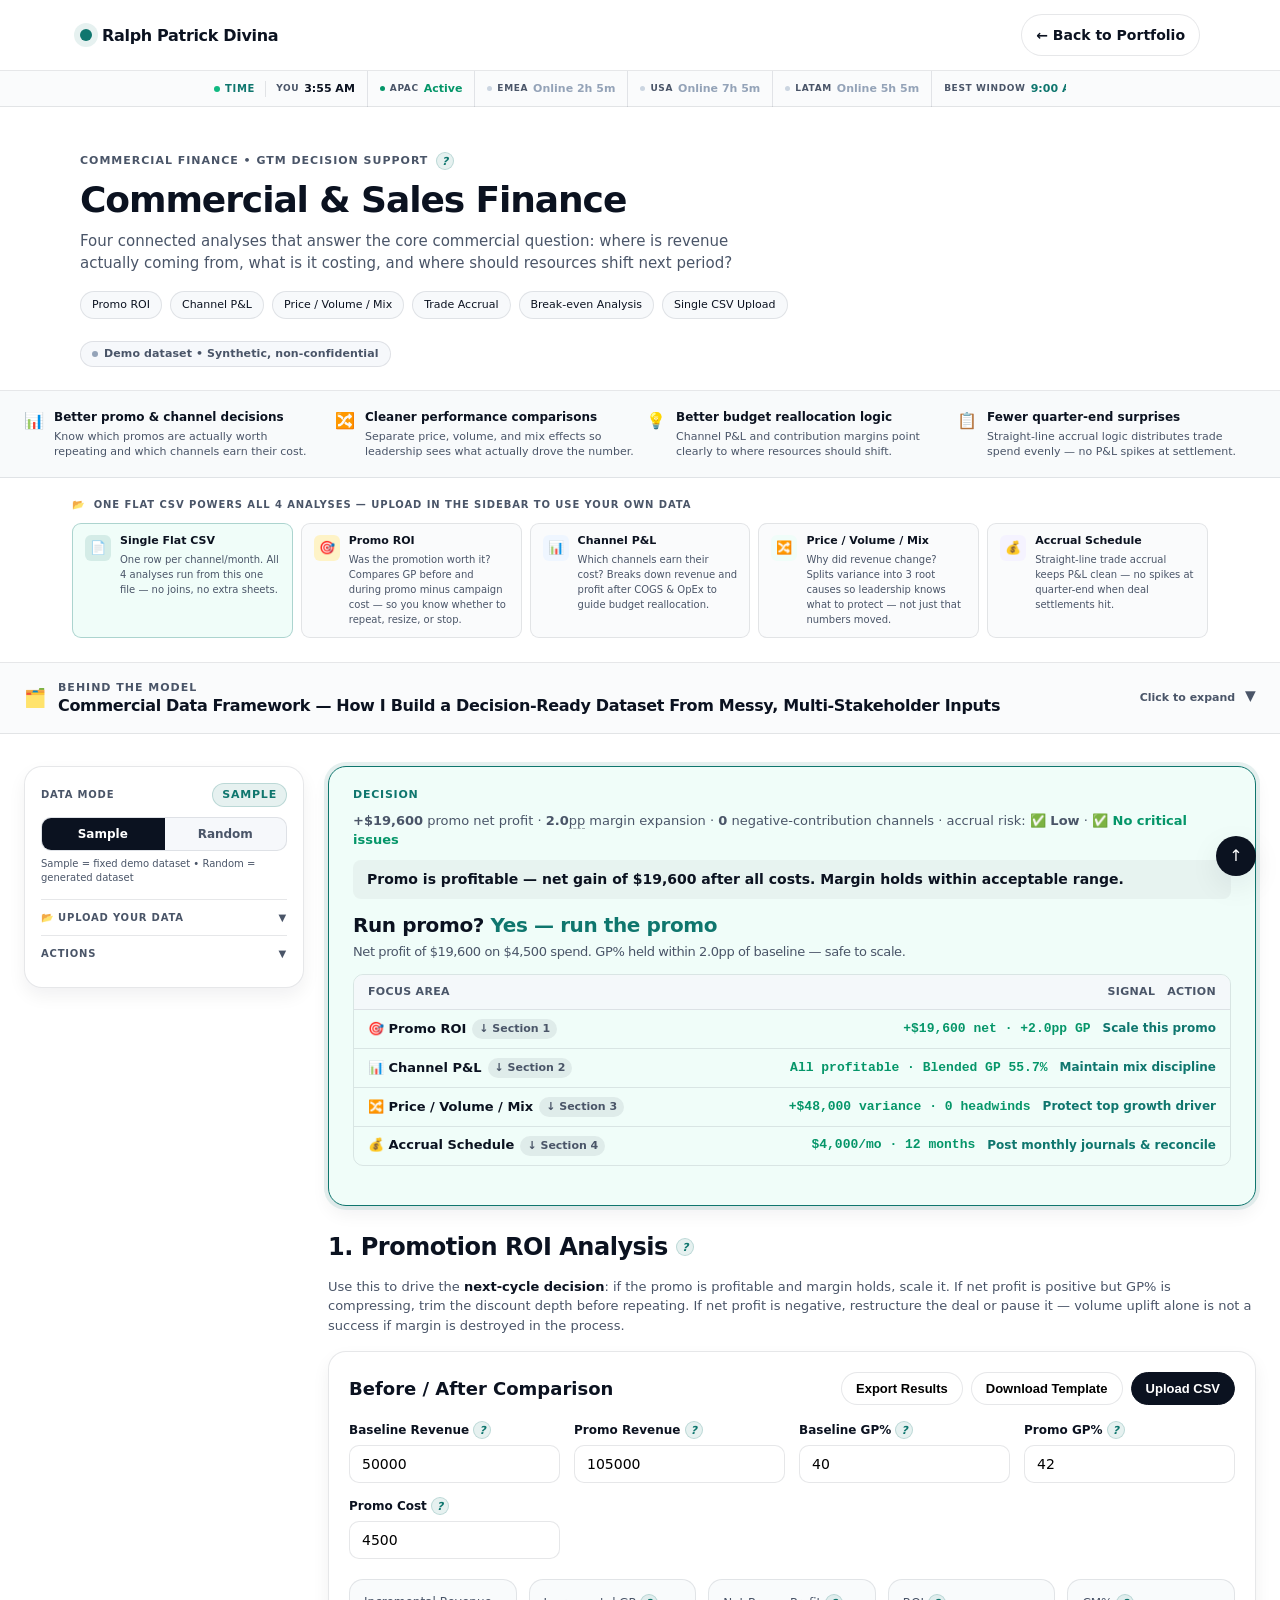
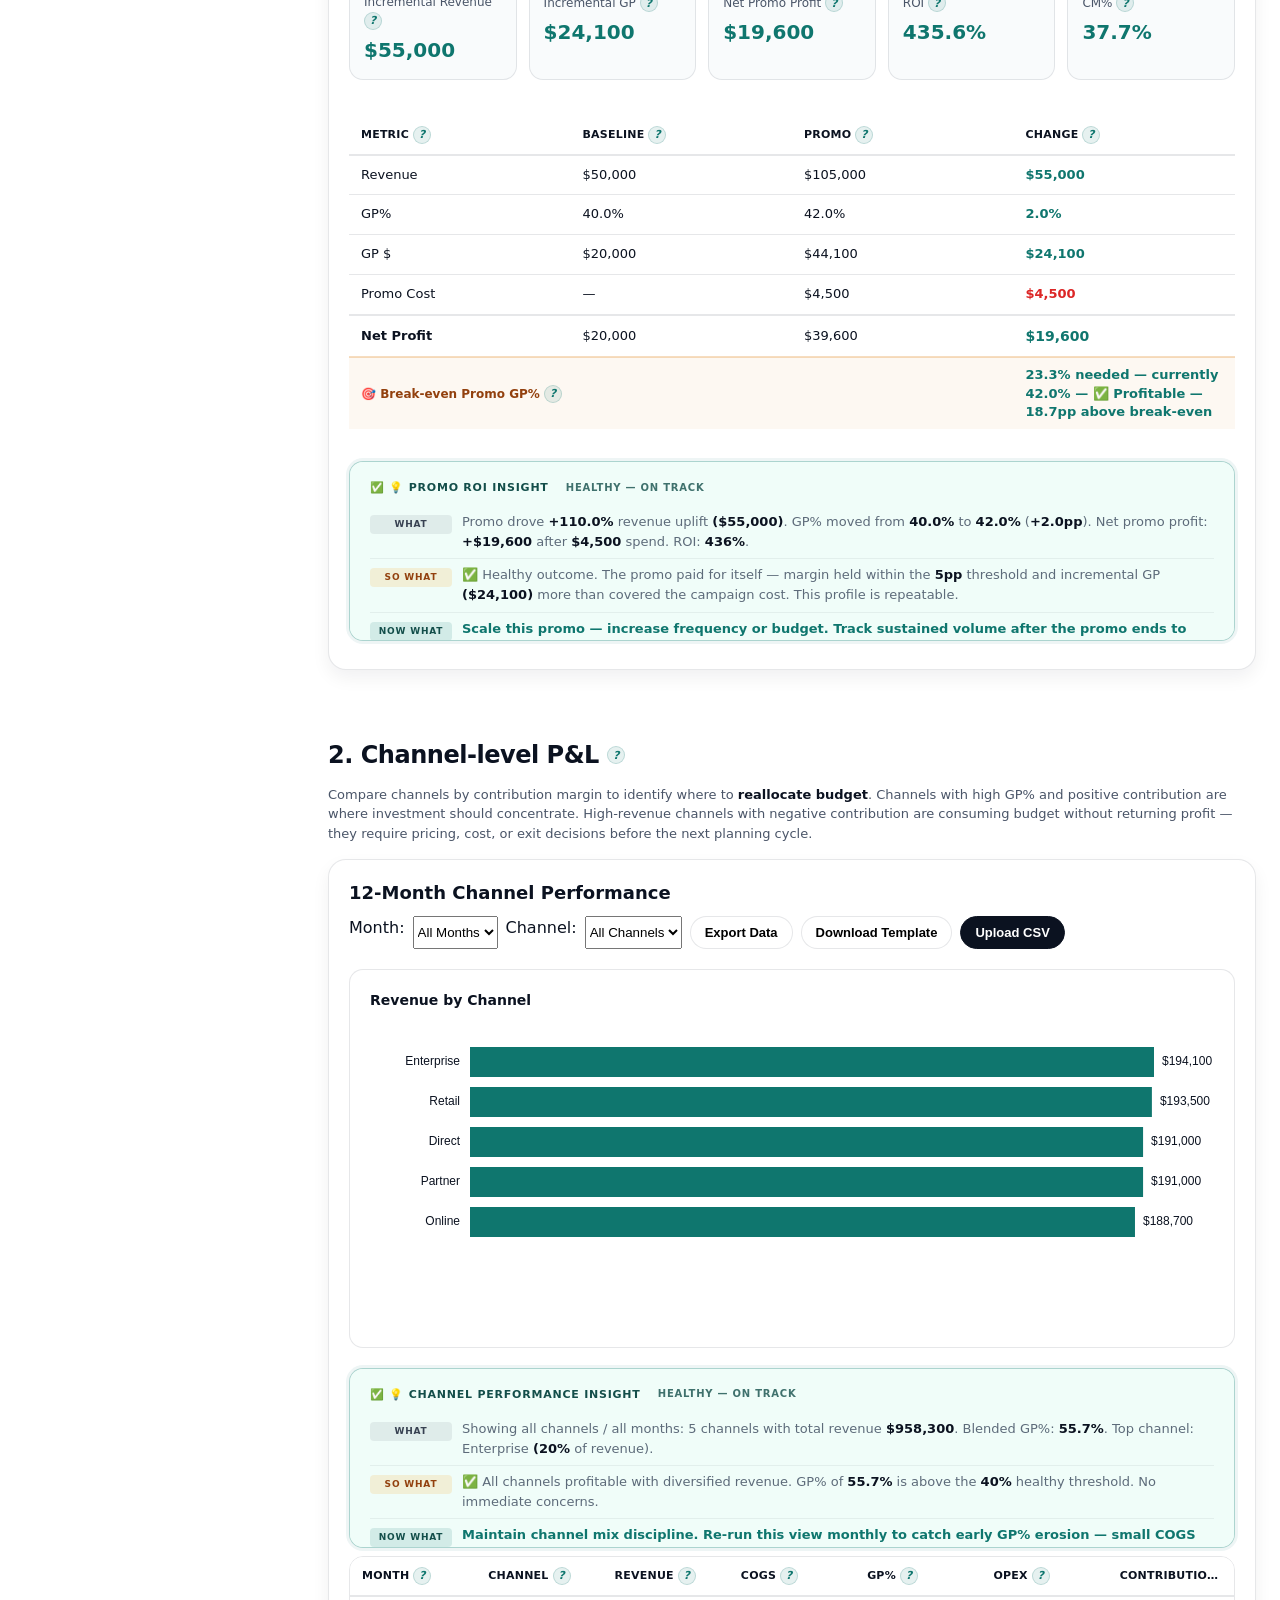
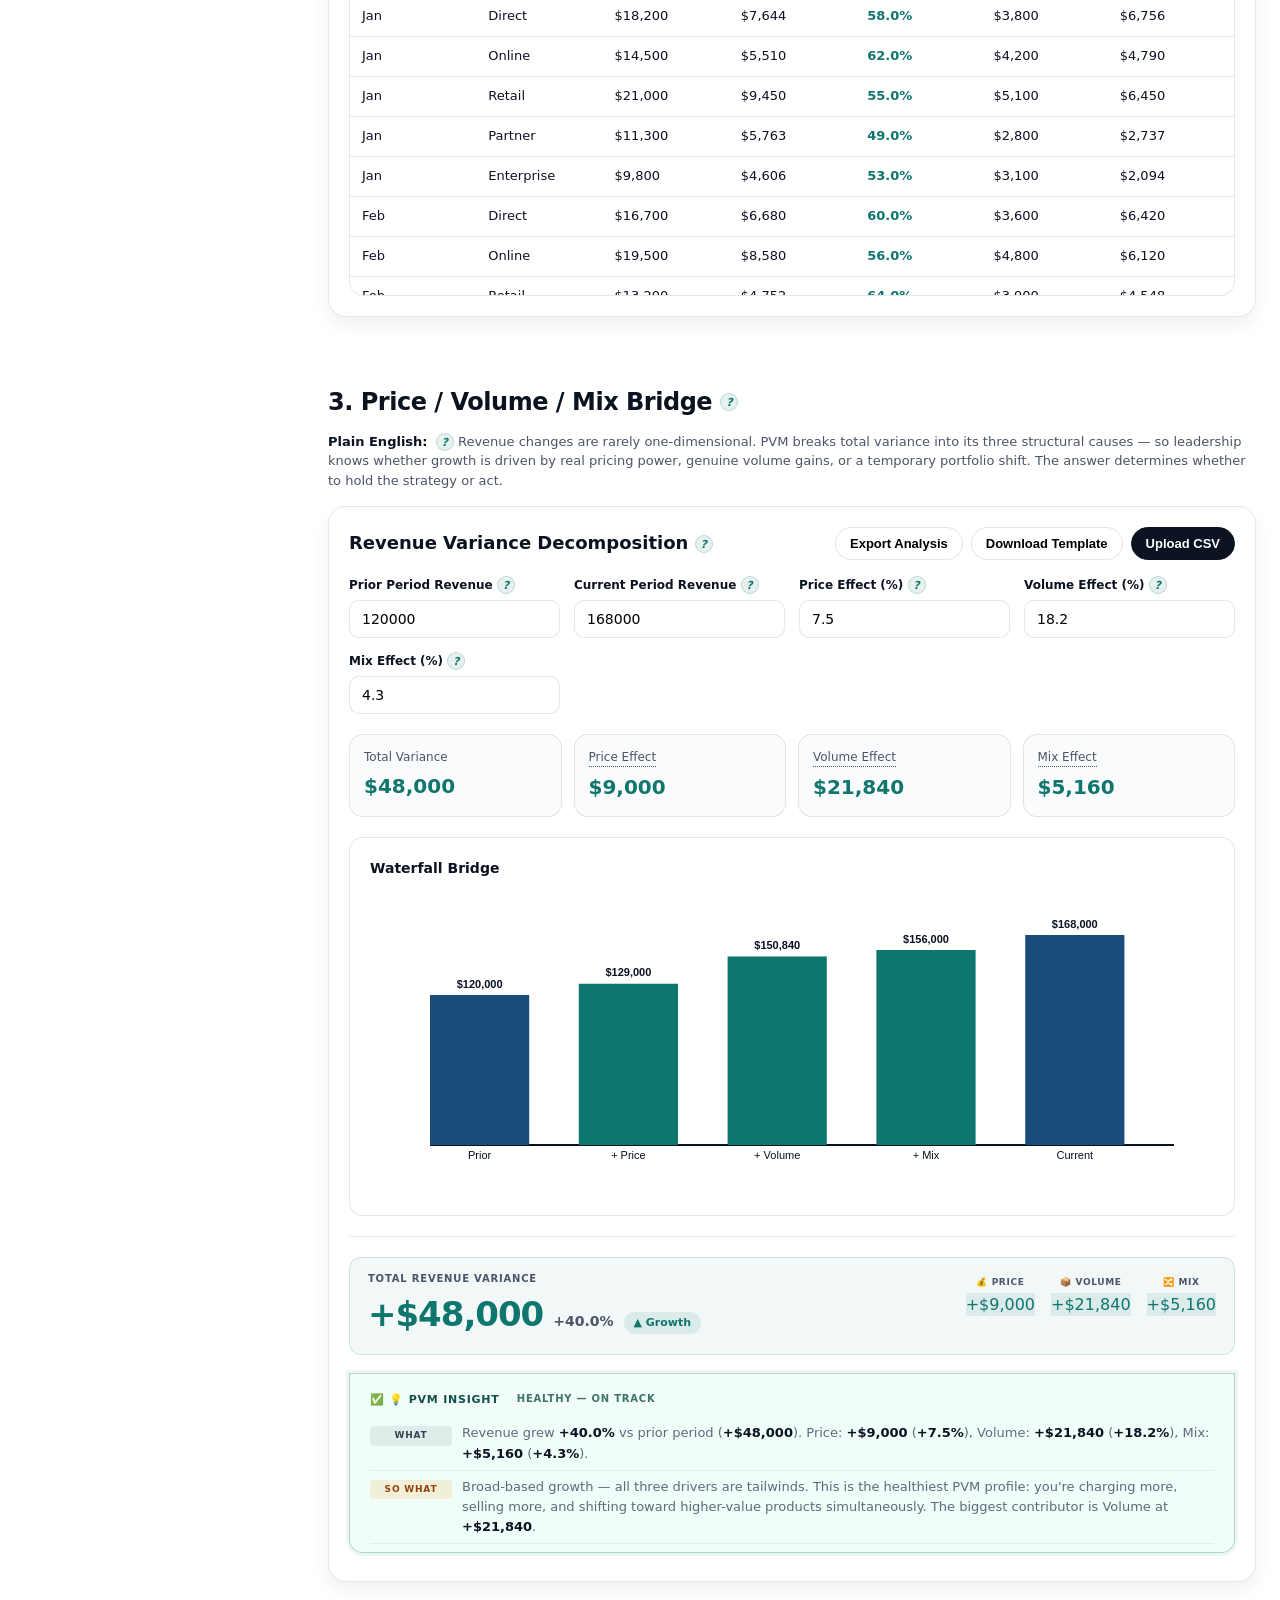
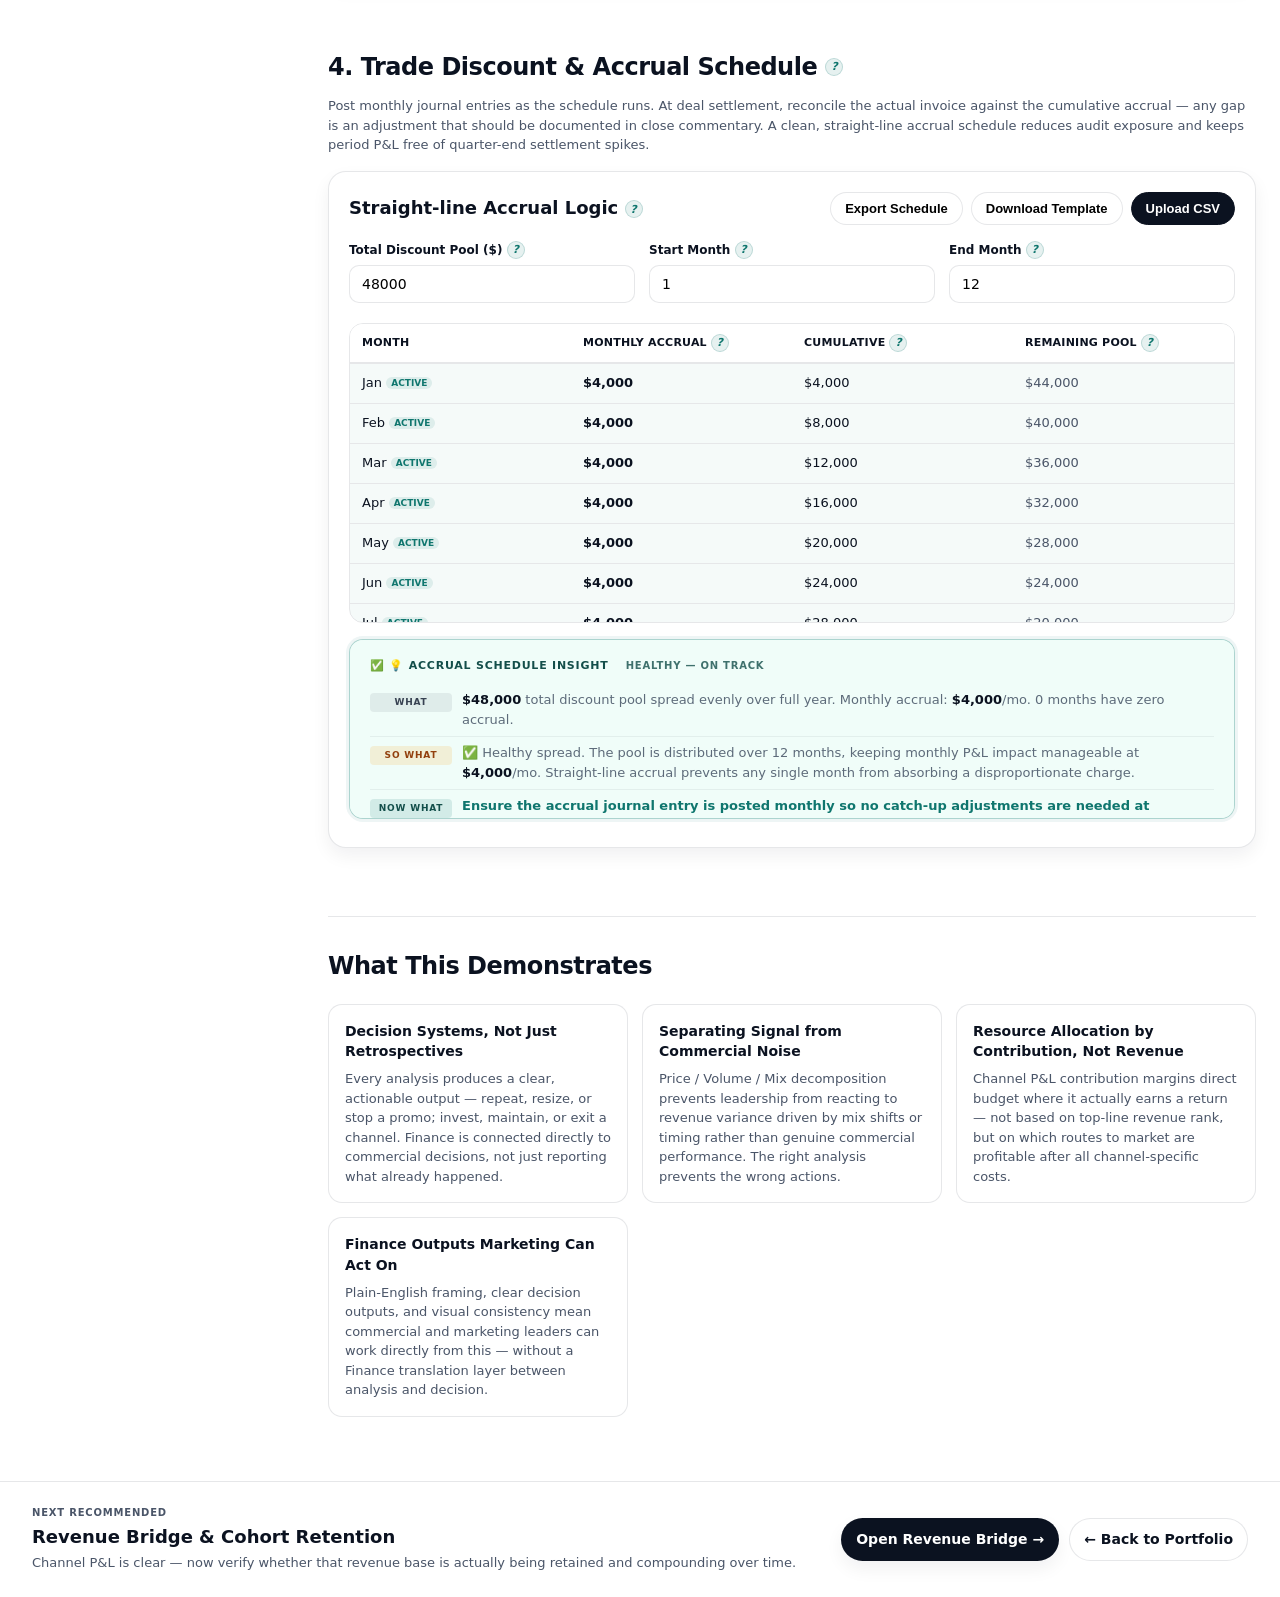
<file: commercial-sales.html>
<!DOCTYPE html>
<html lang="en">
<head>
  <link rel="icon" href="favicon.ico" sizes="any">
  <link rel="icon" type="image/svg+xml" href="favicon.svg">
  <link rel="icon" type="image/png" sizes="32x32" href="favicon-32x32.png">
  <link rel="icon" type="image/png" sizes="48x48" href="favicon-48x48.png">
  <link rel="apple-touch-icon" sizes="180x180" href="apple-touch-icon.png">
  <meta name="theme-color" content="#49A6A6">
  <meta charset="UTF-8">
  <meta name="viewport" content="width=device-width, initial-scale=1.0">
  <title>Commercial & Sales Finance · FP&A Portfolio</title>
  <style>
    /* ── CSS Variables & Reset (from style.css) ── */
    *, *::before, *::after { box-sizing: border-box; margin: 0; padding: 0; }
    :root {
      --bg:          #ffffff;
      --bg-muted:    #f6f8fb;
      --text:        #0b1220;
      --muted:       #5d6b7a;
      --border:      rgba(12, 23, 45, 0.10);
      --shadow:      0 10px 30px rgba(11, 18, 32, 0.08);
      --shadow-soft: 0 8px 18px rgba(11, 18, 32, 0.06);
      --accent:      #0f766e;
      --accent-2:    #1b4d7a;
      --accent-soft: rgba(15, 118, 110, 0.10);
      --radius:      18px;
      --radius-sm:   14px;
      --max:         1120px;
      --font-sans:   ui-sans-serif, system-ui, -apple-system, Segoe UI, Roboto, Helvetica, Arial, "Apple Color Emoji", "Segoe UI Emoji";
      --font-mono:   'JetBrains Mono', 'Fira Code', 'Cascadia Code', monospace;
    }
    html { scroll-behavior: auto; }
    body {
      font-family: var(--font-sans);
      background: var(--bg);
      color: var(--text);
      line-height: 1.45;
      -webkit-font-smoothing: antialiased;
    }
    a { color: inherit; text-decoration: none; }
    img { max-width: 100%; display: block; }

    /* ── Skip link ── */
    .skip-link {
      position: absolute;
      left: -999px;
      top: 12px;
      padding: 10px 12px;
      background: var(--text);
      color: white;
      border-radius: 10px;
      z-index: 9999;
    }
    .skip-link:focus { left: 12px; }

    /* ── Site Header ── */
    .site-header {
      position: sticky;
      top: 0;
      z-index: 50;
      background: rgba(255,255,255,0.97);
      border-bottom: 1px solid var(--border);
      will-change: transform;
    }
    .container {
      width: min(var(--max), calc(100% - 48px));
      margin: 0 auto;
    }
    .nav {
      display: flex;
      align-items: center;
      justify-content: space-between;
      padding: 14px 0;
      gap: 16px;
    }
    .brand {
      display: inline-flex;
      align-items: center;
      gap: 10px;
      font-weight: 650;
      letter-spacing: -0.02em;
    }
    .brand-mark {
      width: 12px;
      height: 12px;
      border-radius: 50%;
      background: var(--accent);
      box-shadow: 0 0 0 6px var(--accent-soft);
    }
    .nav-cta {
      display: flex;
      align-items: center;
      gap: 10px;
    }
    .btn {
      display: inline-flex;
      align-items: center;
      justify-content: center;
      padding: 10px 14px;
      border-radius: 999px;
      font-size: 14px;
      font-weight: 600;
      border: 1px solid transparent;
      transition: transform 140ms ease, box-shadow 140ms ease, background 140ms ease, border-color 140ms ease;
      user-select: none;
      text-decoration: none;
    }
    .btn:active { transform: translateY(1px); }
    .btn[aria-disabled="true"] { opacity: 0.55; pointer-events: none; }
    .btn-solid {
      background: var(--text);
      color: white;
      box-shadow: var(--shadow-soft);
    }
    .btn-solid:hover { box-shadow: var(--shadow); }
    .btn-ghost {
      background: white;
      border-color: var(--border);
      color: var(--text);
    }
    .btn-ghost:hover { border-color: rgba(12, 23, 45, 0.18); box-shadow: 0 6px 18px rgba(11,18,32,0.06); }

    /* ── Module Hero ── */
    .module-hero {
      padding: 40px 0 36px 0;
      border-bottom: 1px solid var(--border);
      height: 284px;
      box-sizing: border-box;
      overflow: hidden;
    }
    .module-eyebrow {
      display: inline-flex;
      align-items: center;
      gap: 8px;
      font-size: 11px;
      font-weight: 700;
      letter-spacing: 0.09em;
      text-transform: uppercase;
      color: var(--muted);
      margin-bottom: 10px;
    }
    .module-title {
      font-size: 36px;
      line-height: 1.1;
      letter-spacing: -0.03em;
      margin: 0 0 10px 0;
    }
    .module-subtitle {
      font-size: 15px;
      color: var(--muted);
      line-height: 1.5;
      margin: 0 0 0 0;
      max-width: 70ch;
      height: calc(15px * 1.5 * 2);
      display: -webkit-box;
      -webkit-line-clamp: 2;
      -webkit-box-orient: vertical;
      overflow: hidden;
    }
    .feature-chips {
      display: flex;
      flex-wrap: nowrap;
      gap: 8px;
      margin-top: 16px;
      overflow-x: auto;
      -webkit-overflow-scrolling: touch;
      scrollbar-width: none;
      padding-bottom: 2px;
    }
    .feature-chips::-webkit-scrollbar { display: none; }
    .chip {
      font-size: 12px;
      padding: 7px 12px;
      border-radius: 999px;
      border: 1px solid var(--border);
      background: rgba(246,248,251,0.8);
      color: var(--text);
      white-space: nowrap;
      flex-shrink: 0;
    }

    /* ── Help icon ── */
    .help-icon {
      display: inline-flex; align-items: center; justify-content: center;
      width: 16px; height: 16px; border-radius: 50%;
      background: rgba(12,23,45,0.07); color: var(--muted);
      font-size: 10px; font-weight: 700; cursor: help;
      vertical-align: middle; flex-shrink: 0;
      transition: background 120ms ease;
      user-select: none;
    }
    .help-icon::before { content: 'i'; font-style: italic; }
    .help-icon:hover { background: rgba(15,118,110,0.15); color: var(--accent); }

    /* ── Tooltip root element (JS-powered) ── */
    #tt-root {
      position: fixed; z-index: 99999;
      background: rgba(11,18,32,0.92);
      color: white; font-size: 12px; line-height: 1.45;
      padding: 8px 12px; border-radius: 10px;
      max-width: 280px; pointer-events: none;
      opacity: 0; transition: opacity 120ms ease;
      box-shadow: 0 4px 16px rgba(0,0,0,0.18);
    }
    #tt-root.tt-visible { opacity: 1; }

    /* ── Next module bar ── */
    .next-module-bar {
      display: flex; align-items: center; justify-content: space-between;
      flex-wrap: wrap; gap: 16px;
      padding: 24px 32px; border-top: 1px solid var(--border);
      background: white; margin-top: 0;
    }
    .next-module-label {
      font-size: 10px; font-weight: 700; text-transform: uppercase;
      letter-spacing: 0.08em; color: var(--muted); margin-bottom: 4px;
    }
    .next-module-title {
      font-size: 18px; font-weight: 700; color: var(--text); margin-bottom: 4px;
    }
    .next-module-why { font-size: 13px; color: var(--muted); }
    .next-module-actions { display: flex; gap: 10px; flex-wrap: wrap; }

    /* ── Back to top ── */
    .to-top {
      position: fixed; bottom: 24px; right: 24px;
      width: 40px; height: 40px; border-radius: 50%;
      background: var(--text); color: white;
      display: flex; align-items: center; justify-content: center;
      font-size: 16px; text-decoration: none;
      box-shadow: var(--shadow); transition: all 140ms ease;
      z-index: 100;
    }
    .to-top:hover { transform: translateY(-2px); }
  </style>
  <style>
    /* Prevent horizontal overflow */
    html, body { overflow-x: clip; }

    /* module-hero, module-label, module-title, module-pill, module-subtitle,
       module-problem, module-role, feature-chips, chip — all in style.css */
    
    /* Main layout with sidebar */
    .module-layout {
      display: grid;
      grid-template-columns: 280px 1fr;
      gap: 24px;
      align-items: start;
      max-width: 1400px;
      margin: 0 auto;
      padding: 32px 24px;
    }
    
    /* Main content area */
    .main-content {
      min-width: 0;
    }
    
    /* Module sections */
    .module-section {
      padding: 0 0 48px 0;
    }
    .module-section-title {
      font-size: 24px;
      margin-bottom: 20px;
      letter-spacing: -0.02em;
    }
    .module-card {
      background: white;
      border: 1px solid var(--border);
      border-radius: var(--radius);
      padding: 20px;
      margin-bottom: 20px;
      box-shadow: var(--shadow-soft);
    }
    .card-header {
      display: flex;
      align-items: center;
      justify-content: space-between;
      margin-bottom: 16px;
      flex-wrap: wrap;
      gap: 10px;
    }
    .card-title {
      font-size: 18px;
      font-weight: 650;
    }
    .card-actions {
      display: flex;
      gap: 8px;
      flex-wrap: wrap;
    }
    
    /* Buttons */
    .btn-small {
      padding: 8px 14px;
      font-size: 13px;
      border-radius: 999px;
      font-weight: 600;
      border: 1px solid var(--border);
      background: white;
      cursor: pointer;
      transition: all 140ms ease;
      white-space: nowrap;
    }
    .btn-small:hover {
      border-color: rgba(12, 23, 45, 0.18);
      box-shadow: 0 4px 12px rgba(11,18,32,0.06);
    }
    .btn-small:active {
      transform: translateY(1px);
    }
    .btn-primary {
      background: var(--text);
      color: white;
      border-color: var(--text);
    }
    .btn-primary:hover {
      box-shadow: 0 6px 18px rgba(11,18,32,0.12);
    }
    .btn-full {
      width: 100%;
      justify-content: center;
      display: flex;
    }
    
    /* KPI grid */
    .kpi-grid {
      display: grid;
      grid-template-columns: repeat(auto-fit, minmax(160px, 1fr));
      gap: 12px;
      margin-bottom: 20px;
    }
    .kpi-box {
      padding: 14px;
      border: 1px solid var(--border);
      border-radius: var(--radius-sm);
      background: rgba(246,248,251,0.6);
    }
    .kpi-box-label {
      font-size: 12px;
      color: var(--muted);
      margin-bottom: 6px;
    }
    .kpi-box-value {
      font-size: 20px;
      font-weight: 650;
    }
    
    /* Tables */
    .data-table {
      width: 100%;
      border-collapse: collapse;
      font-size: 13px;
      margin: 16px 0;
    }
    .data-table th {
      text-align: left;
      padding: 10px 12px;
      border-bottom: 2px solid var(--border);
      font-weight: 650;
      color: var(--text);
      font-size: 11px;
      text-transform: uppercase;
      letter-spacing: 0.02em;
    }
    .data-table td {
      padding: 10px 12px;
      border-bottom: 1px solid var(--border);
    }
    .data-table tr:last-child td {
      border-bottom: none;
    }
    .data-table tr:hover {
      background: rgba(246,248,251,0.5);
    }
    
    /* Charts */
    .chart-container { overflow-anchor: none;
      margin: 20px 0;
      padding: 20px;
      border: 1px solid var(--border);
      border-radius: var(--radius-sm);
      background: white;
    }
    .chart-title {
      font-size: 14px;
      font-weight: 650;
      margin-bottom: 16px;
      color: var(--text);
    }
    .chart-canvas {
      display: block;
      width: 100%;
      height: auto;
    }
    
    /* Input grid */
    .input-grid {
      display: grid;
      grid-template-columns: repeat(auto-fit, minmax(200px, 1fr));
      gap: 14px;
      margin-bottom: 20px;
    }
    .input-field {
      display: flex;
      flex-direction: column;
      gap: 6px;
    }
    .input-field label {
      font-size: 12px;
      font-weight: 600;
      color: var(--text);
    }
    .input-field input {
      padding: 10px 12px;
      border: 1px solid var(--border);
      border-radius: 10px;
      font-size: 14px;
      font-family: var(--font-sans);
      background: white;
    }
    .input-field input:focus {
      outline: none;
      border-color: var(--accent);
    }
    
    /* File upload */
    .file-input-wrapper {
      position: relative;
      display: inline-block;
    }
    .file-input-wrapper input[type="file"] {
      position: absolute;
      opacity: 0;
      width: 100%;
      height: 100%;
      cursor: pointer;
    }
    
    /* Demo section */
    .demo-section {
      padding: 32px 0;
      border-top: 1px solid var(--border);
    }
    .demo-grid {
      display: grid;
      grid-template-columns: repeat(auto-fit, minmax(280px, 1fr));
      gap: 14px;
    }
    .demo-card {
      padding: 16px;
      border: 1px solid var(--border);
      border-radius: var(--radius-sm);
      background: white;
    }
    .demo-card-title {
      font-size: 14px;
      font-weight: 650;
      margin-bottom: 8px;
    }
    .demo-card-text {
      font-size: 13px;
      color: var(--muted);
      line-height: 1.5;
    }
    
    /* Tooltips */
    .tooltip {
      position: relative;
      display: inline-block;
      cursor: help;
      border-bottom: 1px dotted var(--muted);
    }
    .tooltip:hover::after {
      content: attr(data-tooltip);
      position: absolute;
      bottom: 100%;
      left: 50%;
      transform: translateX(-50%);
      padding: 8px 12px;
      background: var(--text);
      color: white;
      font-size: 12px;
      border-radius: 8px;
      white-space: nowrap;
      z-index: 100;
      margin-bottom: 6px;
    }
    
    /* Responsive */
    @media (max-width: 1024px) {
      .module-layout {
        grid-template-columns: 1fr;
      }
    }

    /* ---- Decision Box ---- */
    .decision-box {
      background: white;
      border: 1.5px solid var(--accent);
      border-radius: var(--radius);
      padding: 20px 24px;
      box-shadow: 0 0 0 4px rgba(15,118,110,0.08), var(--shadow-soft);
      margin-bottom: 24px;
      transition: border-color 200ms ease, box-shadow 200ms ease, background 200ms ease;
    }
    /* Positive — green */
    .decision-box--positive {
      border-color: #0f766e;
      background: #f0fdf9;
      box-shadow: 0 0 0 4px rgba(15,118,110,0.10), var(--shadow-soft);
    }
    .decision-box--positive .decision-box-eyebrow { color: #0f766e; }
    .decision-box--positive .verdict-action        { color: #0f766e; }
    .decision-box--positive .decision-box-bullets li::before { color: #0f766e; }
    /* Negative — red */
    .decision-box--negative {
      border-color: #dc2626;
      background: #fef2f2;
      box-shadow: 0 0 0 4px rgba(220,38,38,0.10), var(--shadow-soft);
    }
    .decision-box--negative .decision-box-eyebrow { color: #dc2626; }
    .decision-box--negative .verdict-action        { color: #dc2626; }
    .decision-box--negative .decision-box-bullets li::before { color: #dc2626; }
    /* Caution — amber (Proceed with Conditions) */
    .decision-box--caution {
      border-color: #d97706;
      background: #fffbeb;
      box-shadow: 0 0 0 4px rgba(217,119,6,0.10), var(--shadow-soft);
    }
    .decision-box--caution .decision-box-eyebrow { color: #b45309; }
    .decision-box--caution .verdict-action        { color: #b45309; }
    .decision-box--caution .decision-box-bullets li::before { color: #d97706; }

    /* ── Inline term tooltip (pp explainer etc.) ── */
    .term-tt {
      border-bottom: 1px dashed rgba(12,23,45,0.35);
      cursor: help;
      white-space: nowrap;
    }

    /* ── Issues popover ── */
    .issues-trigger {
      display: inline-flex;
      align-items: center;
      gap: 4px;
      cursor: pointer;
      border-bottom: 1px dashed #dc2626;
      color: #dc2626;
      font-weight: 700;
      position: relative;
      white-space: nowrap;
    }
    .issues-trigger::after {
      content: ' ⓘ';
      font-size: 11px;
      opacity: 0.75;
    }
    #issuesPopover {
      position: fixed;
      z-index: 99998;
      background: white;
      border: 1.5px solid #dc2626;
      border-radius: 12px;
      box-shadow: 0 8px 32px rgba(220,38,38,0.15), 0 2px 8px rgba(0,0,0,0.10);
      min-width: 280px;
      max-width: 340px;
      padding: 0;
      overflow: hidden;
      opacity: 0;
      pointer-events: none;
      transition: opacity 140ms ease, transform 140ms ease;
      transform: translateY(4px);
    }
    #issuesPopover.pop-visible {
      opacity: 1;
      pointer-events: auto;
      transform: translateY(0);
    }
    .pop-header {
      background: #fef2f2;
      border-bottom: 1px solid rgba(220,38,38,0.15);
      padding: 10px 14px;
      font-size: 11px;
      font-weight: 700;
      text-transform: uppercase;
      letter-spacing: 0.07em;
      color: #dc2626;
      display: flex;
      align-items: center;
      justify-content: space-between;
    }
    .pop-close { background: none; border: none; cursor: pointer; font-size: 14px; color: #dc2626; opacity: 0.6; line-height: 1; padding: 0; }
    .pop-close:hover { opacity: 1; }
    .pop-body { padding: 10px 14px; display: flex; flex-direction: column; gap: 8px; }
    .pop-issue-row { display: flex; align-items: flex-start; gap: 10px; font-size: 12px; color: var(--text); line-height: 1.45; }
    .pop-issue-icon { flex-shrink: 0; width: 20px; height: 20px; border-radius: 50%; display: flex; align-items: center; justify-content: center; font-size: 10px; font-weight: 800; margin-top: 1px; }
    .pop-issue-icon.red   { background: rgba(220,38,38,0.12); color: #dc2626; }
    .pop-issue-icon.amber { background: rgba(217,119,6,0.12); color: #d97706; }
    .pop-issue-label { font-weight: 600; color: var(--text); }
    .pop-issue-desc  { color: var(--muted); font-size: 11px; margin-top: 1px; }
    .decision-box-eyebrow {
      font-size: 11px;
      font-weight: 700;
      text-transform: uppercase;
      letter-spacing: 0.07em;
      color: var(--accent);
      margin-bottom: 8px;
    }
    .decision-box-verdict {
      font-size: 20px;
      font-weight: 700;
      letter-spacing: -0.02em;
      color: var(--text);
      margin-bottom: 12px;
    }
    .decision-box-verdict .verdict-action {
      color: var(--accent);
    }
    .decision-box-bullets {
      list-style: none;
      margin: 0 0 10px 0;
      padding: 0;
      display: flex;
      flex-direction: column;
      gap: 6px;
    }
    .decision-box-bullets li {
      font-size: 13px;
      color: var(--muted);
      display: flex;
      align-items: flex-start;
      gap: 8px;
      line-height: 1.4;
    }
    .decision-box-bullets li::before {
      content: '›';
      color: var(--accent);
      font-weight: 700;
      flex-shrink: 0;
    }
    .decision-box-next {
      font-size: 12px;
      font-weight: 600;
      color: var(--muted);
      border-top: 1px solid var(--border);
      padding-top: 10px;
    }
    .decision-box-next span {
      color: var(--accent-2);
    }
    .decision-box-fallback {
      font-size: 14px;
      color: var(--muted);
      font-style: italic;
    }
      .main-content { overflow-anchor: none; }
    .module-card { overflow-anchor: none; }
    .data-table { overflow-anchor: none; }

    /* ── Decision Box fixed size (no layout jump on data change) ── */
    .decision-box {
      min-height: 440px;
      max-height: 440px;
      overflow: hidden;
    }
    /* ── Decision Box hero summary line ── */
    .decision-box-summary {
      font-size: 14px;
      font-weight: 600;
      color: var(--text);
      margin-bottom: 12px;
      line-height: 1.4;
      padding: 10px 14px;
      background: rgba(12,23,45,0.04);
      border-radius: 8px;
    }
    /* ── Exception rows (ops-spend pattern) ── */
    .decision-box-exceptions {
      margin: 0 0 10px 0;
      border: 1px solid var(--border);
      border-radius: 10px;
      overflow: hidden;
    }
    .exception-row {
      display: grid;
      grid-template-columns: 1fr auto auto;
      gap: 12px;
      padding: 9px 14px;
      border-bottom: 1px solid var(--border);
      font-size: 13px;
      align-items: center;
    }
    .exception-row:last-child { border-bottom: none; }
    .exception-row[onclick]:hover { background: rgba(246,248,251,0.8); cursor: pointer; }
    .exception-row-header {
      background: rgba(246,248,251,0.8);
      font-weight: 700;
      font-size: 11px;
      text-transform: uppercase;
      letter-spacing: 0.03em;
      color: var(--muted);
    }
    .exception-label { color: var(--text); font-weight: 600; }
    .exception-count { color: #dc2626; font-weight: 700; font-family: var(--font-mono, monospace); text-align: right; }
    .exception-action { color: var(--accent); font-size: 12px; font-weight: 600; text-align: right; }

    /* ── What / So What / Now What framework ── */
    .wswn { display: flex; flex-direction: column; gap: 0; }
    .wswn-row {
      display: grid;
      grid-template-columns: 82px 1fr;
      gap: 10px;
      align-items: start;
      padding: 6px 0;
      border-top: 1px solid rgba(12,23,45,0.06);
    }
    .wswn-row:first-child { border-top: none; }
    .wswn-label {
      font-size: 9px; font-weight: 800; text-transform: uppercase; letter-spacing: 0.09em;
      padding: 3px 7px; border-radius: 4px; white-space: nowrap; text-align: center;
      margin-top: 3px; flex-shrink: 0;
    }
    .wswn-label.lbl-what    { background: rgba(12,23,45,0.07);   color: #374151; }
    .wswn-label.lbl-sowhat  { background: rgba(245,158,11,0.14); color: #92400e; }
    .wswn-label.lbl-nowwhat { background: rgba(15,118,110,0.13); color: #134e4a; }
    /* Content: styled for readability within fixed-height container */
    .wswn-content {
      font-size: 13px; color: #5d6b7a; line-height: 1.55;
      padding-right: 4px;
    }
    /* .scrollable kept for markup compat */
    .wswn-content.scrollable { }
    /* ═══ WSWN Dynamic Risk States ═══ */
    /* Default — teal/green (Healthy) */
    .wswn-wrap {
      margin: 16px 0 8px;
      padding: 18px 20px;
      border: 1.5px solid rgba(15,118,110,0.25);
      border-radius: 14px;
      background: #f0fdf9;
      transition: border-color 250ms ease, background 250ms ease, box-shadow 250ms ease;
      /* Fixed container height — prevents layout jumping when content changes */
      min-height: 180px;
      max-height: 180px;
      overflow-y: auto;
      box-sizing: border-box;
      scrollbar-width: thin;
      scrollbar-color: rgba(12,23,45,0.18) transparent;
    }
    /* WSWN scrollbar styling */
    .wswn-wrap::-webkit-scrollbar { width: 4px; }
    .wswn-wrap::-webkit-scrollbar-track { background: transparent; }
    .wswn-wrap::-webkit-scrollbar-thumb { background: rgba(12,23,45,0.18); border-radius: 4px; }
    .wswn-wrap::-webkit-scrollbar-thumb:hover { background: rgba(12,23,45,0.32); }
    .wswn-wrap-header {
      font-size: 11px; font-weight: 700; text-transform: uppercase; letter-spacing: 0.08em;
      color: var(--muted); margin-bottom: 12px; display: flex; align-items: center; gap: 8px;
      transition: color 250ms ease;
    }
    /* Risk state: moderate/amber */
    .wswn-wrap--moderate {
      border-color: rgba(217,119,6,0.35);
      background: #fffbeb;
      box-shadow: 0 0 0 3px rgba(217,119,6,0.07);
    }
    .wswn-wrap--moderate .wswn-wrap-header { color: #92400e; }
    /* Risk state: high/red */
    .wswn-wrap--high {
      border-color: rgba(220,38,38,0.35);
      background: #fef2f2;
      box-shadow: 0 0 0 3px rgba(220,38,38,0.07);
    }
    .wswn-wrap--high .wswn-wrap-header { color: #991b1b; }
    /* Risk state: healthy/green explicit */
    .wswn-wrap--healthy {
      border-color: rgba(15,118,110,0.30);
      background: #f0fdf9;
      box-shadow: 0 0 0 3px rgba(15,118,110,0.07);
    }
    .wswn-wrap--healthy .wswn-wrap-header { color: #134e4a; }
    /* Bold Now What content */
    .wswn-nowwhat-bold { font-weight: 700; color: var(--text) !important; font-size: 13px; }
    .wswn-nowwhat-bold.risk-red { color: #dc2626 !important; }
    .wswn-nowwhat-bold.risk-amber { color: #b45309 !important; }
    .wswn-nowwhat-bold.risk-green { color: #0f766e !important; }
    /* WSWN label with threshold cursor */
    .wswn-label[data-help] { cursor: help; }
    /* Bold numbers inside WSWN content */
    .wswn-content strong { font-weight: 700; color: var(--text); }
    .wswn-wrap-header {
      display: flex;
      align-items: center;
      gap: 8px;
      font-size: 11px;
      font-weight: 700;
      text-transform: uppercase;
      letter-spacing: 0.07em;
      color: #0f766e;
      margin-bottom: 10px;
    }

    /* ── Fixed-layout tables ── */
    #channelTable, #accrualTable, #promoTable {
      table-layout: fixed;
      width: 100%;
    }
    #channelTable tbody tr,
    #accrualTable tbody tr,
    #promoTable tbody tr { height: 40px; }
    /* Break-even row in promo table overrides the fixed height */
    #promoTable tbody tr.breakeven-row { height: auto; }
    #channelTable td, #channelTable th,
    #accrualTable td, #accrualTable th,
    #promoTable td, #promoTable th {
      overflow: hidden;
      text-overflow: ellipsis;
      white-space: nowrap;
    }
    /* Break-even row td can wrap */
    #promoTable tbody tr.breakeven-row td {
      white-space: normal;
      overflow: visible;
      text-overflow: clip;
      height: auto;
    }
    /* Column widths: Channel table */
    #channelTable colgroup col:nth-child(1) { width: 10%; }
    #channelTable colgroup col:nth-child(2) { width: 14%; }
    #channelTable colgroup col:nth-child(3) { width: 14%; }
    #channelTable colgroup col:nth-child(4) { width: 14%; }
    #channelTable colgroup col:nth-child(5) { width: 14%; }
    #channelTable colgroup col:nth-child(6) { width: 14%; }
    #channelTable colgroup col:nth-child(7) { width: 20%; }
    /* Column widths: Accrual table */
    #accrualTable colgroup col:nth-child(1) { width: 12%; }
    #accrualTable colgroup col:nth-child(2) { width: 22%; }
    #accrualTable colgroup col:nth-child(3) { width: 22%; }
    #accrualTable colgroup col:nth-child(4) { width: 22%; }
    #accrualTable colgroup col:nth-child(5) { width: 22%; }

    /* ── Fixed-height scroll containers ── */
    #channelTableScroll {
      height: 340px;
      overflow-y: auto;
      overflow-x: hidden;
      border: 1px solid var(--border);
      border-radius: var(--radius-sm);
    }
    #channelTableScroll table { margin: 0; }
    #channelTableScroll thead th {
      position: sticky;
      top: 0;
      background: white;
      z-index: 2;
      border-bottom: 2px solid var(--border);
    }
    #accrualTableScroll {
      height: 300px;
      overflow-y: auto;
      overflow-x: hidden;
      border: 1px solid var(--border);
      border-radius: var(--radius-sm);
    }
    #accrualTableScroll table { margin: 0; }
    #accrualTableScroll thead th {
      position: sticky;
      top: 0;
      background: white;
      z-index: 2;
      border-bottom: 2px solid var(--border);
    }
    /* Scrollbar styling (from ops-spend) */
    #channelTableScroll::-webkit-scrollbar { width: 5px; }
    #channelTableScroll::-webkit-scrollbar-track { background: transparent; }
    #channelTableScroll::-webkit-scrollbar-thumb { background: rgba(12,23,45,0.15); border-radius: 4px; }
    #channelTableScroll::-webkit-scrollbar-thumb:hover { background: rgba(12,23,45,0.28); }
    #accrualTableScroll::-webkit-scrollbar { width: 5px; }
    #accrualTableScroll::-webkit-scrollbar-track { background: transparent; }
    #accrualTableScroll::-webkit-scrollbar-thumb { background: rgba(12,23,45,0.15); border-radius: 4px; }
    #accrualTableScroll::-webkit-scrollbar-thumb:hover { background: rgba(12,23,45,0.28); }
    /* Channel-level insight wswn scroll */
    #channelWswn::-webkit-scrollbar { width: 4px; }
    #channelWswn::-webkit-scrollbar-track { background: transparent; }
    #channelWswn::-webkit-scrollbar-thumb { background: rgba(12,23,45,0.15); border-radius: 4px; }

    /* Section highlight flash (from ops-spend scrollToSection) */
    .section-highlight h2 { transition: color 300ms ease !important; color: var(--accent) !important; }
  
    /* ── Data-needed strip ── */
    .data-needed-section {
      padding: 0 0 0 0;
      border-bottom: 1px solid var(--border, #e5e8ef);
    }
    .data-needed-wrap {
      max-width: var(--max-w, 1200px);
      margin: 0 auto;
      padding: 20px 32px 24px;
    }
    .data-needed-label {
      font-size: 10px;
      font-weight: 700;
      text-transform: uppercase;
      letter-spacing: 0.09em;
      color: var(--muted, #6b7280);
      margin-bottom: 10px;
      display: flex;
      align-items: center;
      gap: 6px;
    }
    .data-needed-grid {
      display: grid;
      grid-template-columns: repeat(auto-fill, minmax(185px, 1fr));
      gap: 8px;
      align-items: stretch;
    }
    .data-needed-item {
      padding: 10px 12px;
      border: 1px solid var(--border, #e5e8ef);
      border-radius: 9px;
      display: flex;
      align-items: flex-start;
      gap: 9px;
      background: #fafbfc;
      min-height: 88px;
      box-sizing: border-box;
    }
    .data-needed-icon {
      width: 26px;
      height: 26px;
      font-size: 13px;
      border-radius: 6px;
      display: flex;
      align-items: center;
      justify-content: center;
      flex-shrink: 0;
      margin-top: 1px;
    }
    .data-needed-name {
      font-size: 11px;
      font-weight: 700;
      color: var(--text, #0b1220);
      margin-bottom: 3px;
      line-height: 1.35;
    }
    .data-needed-desc {
      font-size: 10px;
      color: var(--muted, #6b7280);
      line-height: 1.5;
    }


    /* ═══════════════════════════════════
       SIDEBAR — Accordion (shared across all modules)
    ═══════════════════════════════════ */
    .sidebar {
      position: sticky;
      top: 80px;
      padding: 16px;
      background: white;
      border: 1px solid var(--border);
      border-radius: var(--radius);
      box-shadow: var(--shadow-soft);
      max-height: calc(100vh - 100px);
      overflow-y: auto;
      overflow-x: hidden;
      scrollbar-width: thin;
      scrollbar-color: rgba(12,23,45,0.15) transparent;
    }
    .sidebar::-webkit-scrollbar { width: 4px; }
    .sidebar::-webkit-scrollbar-track { background: transparent; }
    .sidebar::-webkit-scrollbar-thumb { background: rgba(12,23,45,0.15); border-radius: 4px; }
    .sidebar::-webkit-scrollbar-thumb:hover { background: rgba(12,23,45,0.28); }

    /* Static top section (data mode badge + always-visible controls) */
    .sb-static {
      padding-bottom: 14px;
      border-bottom: 1px solid var(--border);
      margin-bottom: 0;
    }
    .sb-static-title {
      font-size: 10px;
      font-weight: 700;
      color: var(--muted);
      letter-spacing: 0.08em;
      text-transform: uppercase;
      display: flex;
      align-items: center;
      justify-content: space-between;
      gap: 8px;
      margin-bottom: 10px;
    }

    /* Accordion group */
    .sb-acc-group {
      border-bottom: 1px solid var(--border);
    }
    .sb-acc-group:last-child { border-bottom: none; }

    .sb-acc-header {
      display: flex;
      align-items: center;
      justify-content: space-between;
      gap: 8px;
      padding: 12px 0;
      cursor: pointer;
      user-select: none;
      font-size: 10px;
      font-weight: 700;
      text-transform: uppercase;
      letter-spacing: 0.08em;
      color: var(--muted);
      background: none;
      border: none;
      width: 100%;
      text-align: left;
      transition: color 120ms ease;
    }
    .sb-acc-header:hover { color: var(--text); }
    .sb-acc-header.open  { color: var(--text); }
    .sb-acc-chevron {
      font-size: 10px;
      color: var(--muted);
      transition: transform 200ms ease;
      flex-shrink: 0;
    }
    .sb-acc-header.open .sb-acc-chevron {
      transform: rotate(180deg);
      color: var(--text);
    }
    .sb-acc-badge {
      font-size: 10px;
      font-weight: 600;
      padding: 2px 8px;
      border-radius: 999px;
      background: var(--accent-soft, rgba(15,118,110,0.10));
      color: var(--accent, #0f766e);
      flex-shrink: 0;
      margin-left: auto;
    }

    .sb-acc-body {
      display: none;
      padding-bottom: 14px;
    }
    .sb-acc-body.open { display: block; }

    /* Buttons inside accordion */
    .sb-acc-btn {
      display: flex;
      align-items: center;
      gap: 8px;
      width: 100%;
      padding: 7px 12px;
      border-radius: 999px;
      border: 1px solid var(--border);
      background: white;
      font-size: 12px;
      font-weight: 600;
      cursor: pointer;
      margin-top: 6px;
      transition: all 140ms ease;
      text-align: left;
      white-space: nowrap;
      font-family: inherit;
    }
    .sb-acc-btn:first-child { margin-top: 0; }
    .sb-acc-btn:hover {
      border-color: rgba(12,23,45,0.18);
      box-shadow: 0 4px 12px rgba(11,18,32,0.06);
    }
    .sb-acc-btn:active { transform: translateY(1px); }
    .sb-acc-btn.primary { background: var(--text, #0b1220); color: white; border-color: var(--text, #0b1220); }
    .sb-acc-btn.primary:hover { box-shadow: 0 6px 18px rgba(11,18,32,0.12); }
    .sb-acc-btn.accent  { background: var(--accent, #0f766e); color: white; border-color: var(--accent, #0f766e); }

    /* Scenario tabs inside accordion */
    .sb-acc-tabs { display: flex; flex-direction: column; gap: 6px; }
    .sb-acc-tab {
      padding: 8px 12px;
      border-radius: 10px;
      border: 1px solid var(--border);
      background: white;
      cursor: pointer;
      font-size: 12px;
      font-weight: 600;
      transition: all 140ms ease;
      text-align: left;
      display: flex;
      align-items: center;
      gap: 8px;
      font-family: inherit;
    }
    .sb-acc-tab:hover { border-color: rgba(12,23,45,0.18); box-shadow: 0 4px 12px rgba(11,18,32,0.06); }
    .sb-acc-tab.active { background: var(--text, #0b1220); color: white; border-color: var(--text, #0b1220); }

    /* Input rows inside accordion */
    .sb-acc-input-row {
      display: flex;
      align-items: center;
      justify-content: space-between;
      gap: 8px;
      margin-bottom: 10px;
    }
    .sb-acc-input-row:last-child { margin-bottom: 0; }
    .sb-acc-input-row label {
      font-size: 11px;
      color: var(--muted, #5d6b7a);
      flex: 1;
      line-height: 1.3;
    }
    .sb-acc-input-row input[type="number"] {
      width: 76px;
      padding: 5px 7px;
      border: 1px solid var(--border);
      border-radius: 8px;
      font-size: 12px;
      font-family: inherit;
      background: white;
      text-align: right;
      flex-shrink: 0;
      -moz-appearance: textfield;
    }
    .sb-acc-input-row input[type="number"]::-webkit-outer-spin-button,
    .sb-acc-input-row input[type="number"]::-webkit-inner-spin-button { -webkit-appearance: none; margin: 0; }
    .sb-acc-input-row input[type="number"]:focus {
      outline: none;
      border-color: var(--accent, #0f766e);
      box-shadow: 0 0 0 2px rgba(15,118,110,0.15);
    }
    .sb-acc-sub {
      font-size: 10px;
      font-weight: 700;
      color: var(--muted);
      letter-spacing: 0.07em;
      text-transform: uppercase;
      margin: 10px 0 8px;
      border-top: 1px solid var(--border);
      padding-top: 9px;
    }

    /* Responsive: on mobile sidebar goes full width, no sticky, no scroll */
    @media (max-width: 860px) {
      .sidebar {
        position: static;
        max-height: none;
        overflow-y: visible;
      }
    }

  
    /* ── Tooltip engine: body-level fixed div, never clipped by overflow ── */
    /* Kill ALL CSS ::after tooltip rules — they clip inside overflow containers */
    .help-icon::after,
    .help-icon:hover::after,
    .help-icon[data-help]::after,
    [data-tt]::after,
    [data-tt]:hover::after,
    .term-helper::after,
    .term-helper:hover::after {
      content: none !important;
      display: none !important;
      opacity: 0 !important;
      visibility: hidden !important;
      pointer-events: none !important;
    }

    /* #tt-root — single fixed tooltip bubble appended to <body> by JS */
    #tt-root {
      position: fixed;
      z-index: 99999;
      pointer-events: none;
      padding: 9px 13px;
      background: rgba(11,18,32,0.95);
      color: #f0f4f8;
      font-size: 12px;
      font-weight: 400;
      line-height: 1.55;
      border-radius: 9px;
      white-space: normal;
      width: 270px;
      max-width: calc(100vw - 24px);
      box-shadow: 0 4px 18px rgba(0,0,0,0.28);
      text-align: left;
      opacity: 0;
      transition: opacity 120ms ease;
    }
    #tt-root.tt-visible { opacity: 1; }

    /* .help-icon visual — keep the badge, remove position:relative (no longer needed) */
    .help-icon {
      display: inline-flex;
      align-items: center;
      justify-content: center;
      width: 18px;
      height: 18px;
      border-radius: 50%;
      background: rgba(15,118,110,0.10);
      border: 1px solid rgba(15,118,110,0.20);
      color: var(--accent);
      font-size: 11px;
      font-weight: 700;
      cursor: help;
      flex-shrink: 0;
      position: static;   /* was relative — not needed with body-level tooltip */
    }
    .help-icon::before { content: '?'; line-height: 1; }

  
    /* ═══════════════════════════════════════════════
       SHARED SIDEBAR SHELL — standardised across all modules
       ═══════════════════════════════════════════════ */

    /* Layout */
    .module-layout {
      display: grid;
      grid-template-columns: 280px 1fr;
      gap: 24px;
      align-items: start;
      max-width: 1400px;
      margin: 0 auto;
      padding: 32px 24px;
    }

    .main-content { min-width: 0; }

    /* Mobile Controls Toggle Button */
    .mobile-controls-btn {
      display: none;
      align-items: center;
      gap: 10px;
      width: 100%;
      padding: 12px 16px;
      background: white;
      border: 1px solid var(--border);
      border-radius: var(--radius-sm);
      font-size: 14px;
      font-weight: 700;
      color: var(--text);
      cursor: pointer;
      margin-bottom: 4px;
      box-shadow: var(--shadow-soft);
      transition: all 140ms ease;
    }
    .mobile-controls-btn:hover {
      border-color: rgba(12,23,45,0.18);
      box-shadow: var(--shadow);
    }
    .mobile-controls-btn .mcb-icon { font-size: 16px; flex-shrink: 0; }
    .mobile-controls-btn .mcb-label { flex: 1; text-align: left; }
    .mobile-controls-btn .mcb-chevron {
      font-size: 11px; color: var(--muted);
      transition: transform 200ms ease;
    }
    .mobile-controls-btn[aria-expanded="true"] .mcb-chevron { transform: rotate(180deg); }

    /* Sidebar shell */
    .sidebar {
      position: sticky;
      top: calc(var(--nav-h, 56px) + 36px);
      padding: 16px;
      background: white;
      border: 1px solid var(--border);
      border-radius: var(--radius);
      box-shadow: var(--shadow-soft);
      max-height: calc(100vh - var(--nav-h, 56px) - 52px);
      overflow-y: auto;
      overflow-x: hidden;
      scrollbar-width: thin;
      scrollbar-color: rgba(12,23,45,0.15) transparent;
      width: 280px;
    }
    .sidebar::-webkit-scrollbar { width: 4px; }
    .sidebar::-webkit-scrollbar-track { background: transparent; }
    .sidebar::-webkit-scrollbar-thumb { background: rgba(12,23,45,0.15); border-radius: 4px; }
    .sidebar::-webkit-scrollbar-thumb:hover { background: rgba(12,23,45,0.28); }

    /* Static section (Data Mode etc — always visible) */
    .sb-static {
      padding-bottom: 14px;
      border-bottom: 1px solid var(--border);
      margin-bottom: 0;
    }
    .sb-static-title {
      font-size: 10px;
      font-weight: 700;
      color: var(--muted);
      letter-spacing: 0.08em;
      text-transform: uppercase;
      display: flex;
      align-items: center;
      justify-content: space-between;
      gap: 8px;
      margin-bottom: 10px;
    }

    /* ── Data Mode segmented control (fixed height, no wrapping) ── */
    .sb-data-mode-row {
      display: flex;
      gap: 0;
      height: 34px;              /* fixed height — prevents layout shift */
      border: 1px solid var(--border);
      border-radius: 10px;
      overflow: hidden;
      background: var(--bg-muted);
      flex-wrap: nowrap;         /* never wrap */
    }
    .sb-data-mode-btn {
      flex: 1;
      min-width: 0;
      height: 100%;
      padding: 0 4px;
      background: transparent;
      border: none;
      border-right: 1px solid var(--border);
      font-size: 12px;
      font-weight: 600;
      color: var(--muted);
      cursor: pointer;
      transition: background 120ms ease, color 120ms ease;
      white-space: nowrap;
      overflow: hidden;
      text-overflow: ellipsis;
      font-family: inherit;
    }
    .sb-data-mode-btn:last-child { border-right: none; }
    .sb-data-mode-btn:hover { background: rgba(12,23,45,0.04); color: var(--text); }
    .sb-data-mode-btn.active {
      background: var(--text);
      color: white;
    }

    /* Mode pills (2-option) — also fixed height */
    .sb-mode-pills {
      display: flex;
      gap: 0;
      height: 34px;
      border: 1px solid var(--border);
      border-radius: 10px;
      overflow: hidden;
      background: var(--bg-muted);
      flex-wrap: nowrap;
    }
    .sb-mode-pill {
      flex: 1;
      height: 100%;
      padding: 0 6px;
      border: none;
      border-right: 1px solid var(--border);
      background: transparent;
      font-size: 12px;
      font-weight: 600;
      color: var(--muted);
      cursor: pointer;
      transition: background 120ms ease, color 120ms ease;
      white-space: nowrap;
      overflow: hidden;
      text-overflow: ellipsis;
      font-family: inherit;
      text-align: center;
    }
    .sb-mode-pill:last-child { border-right: none; }
    .sb-mode-pill:hover { background: rgba(12,23,45,0.04); color: var(--text); }
    .sb-mode-pill.active { background: var(--text); color: white; }

    /* Badge */
    .data-badge {
      font-size: 11px;
      padding: 3px 9px;
      border-radius: 999px;
      background: rgba(15,118,110,0.10);
      border: 1px solid rgba(15,118,110,0.20);
      color: var(--accent);
      font-weight: 600;
      white-space: nowrap;
      flex-shrink: 0;
    }
    .data-badge.random {
      background: #fef3c7;
      border-color: #fbbf24;
      color: #92400e;
    }

    /* Accordion groups */
    .sb-acc-group {
      border-bottom: 1px solid var(--border);
    }
    .sb-acc-group:last-child { border-bottom: none; }

    .sb-acc-header {
      display: flex;
      align-items: center;
      justify-content: space-between;
      gap: 8px;
      padding: 12px 0;
      cursor: pointer;
      user-select: none;
      font-size: 10px;
      font-weight: 700;
      text-transform: uppercase;
      letter-spacing: 0.08em;
      color: var(--muted);
      background: none;
      border: none;
      width: 100%;
      text-align: left;
      transition: color 120ms ease;
      font-family: inherit;
    }
    .sb-acc-header:hover { color: var(--text); }
    .sb-acc-header.open  { color: var(--text); }
    .sb-acc-chevron {
      font-size: 10px;
      color: var(--muted);
      transition: transform 200ms ease;
      flex-shrink: 0;
    }
    .sb-acc-header.open .sb-acc-chevron { transform: rotate(180deg); color: var(--text); }
    .sb-acc-badge {
      font-size: 10px;
      font-weight: 600;
      padding: 2px 8px;
      border-radius: 999px;
      background: var(--accent-soft);
      color: var(--accent);
      flex-shrink: 0;
      margin-left: auto;
    }

    .sb-acc-body {
      display: none;
      padding-bottom: 14px;
    }
    .sb-acc-body.open { display: block; }

    /* Buttons inside accordion */
    .sb-acc-btn {
      display: flex;
      align-items: center;
      gap: 8px;
      width: 100%;
      padding: 7px 12px;
      border-radius: 999px;
      border: 1px solid var(--border);
      background: white;
      font-size: 12px;
      font-weight: 600;
      cursor: pointer;
      margin-top: 6px;
      transition: all 140ms ease;
      text-align: left;
      white-space: nowrap;
      font-family: inherit;
    }
    .sb-acc-btn:first-child { margin-top: 0; }
    .sb-acc-btn:hover { border-color: rgba(12,23,45,0.18); box-shadow: 0 4px 12px rgba(11,18,32,0.06); }
    .sb-acc-btn:active { transform: translateY(1px); }
    .sb-acc-btn.primary { background: var(--text); color: white; border-color: var(--text); }
    .sb-acc-btn.primary:hover { box-shadow: 0 6px 18px rgba(11,18,32,0.12); }
    .sb-acc-btn.accent  { background: var(--accent); color: white; border-color: var(--accent); }

    /* Tabs (scenario selectors etc.) */
    .sb-acc-tabs { display: flex; flex-direction: column; gap: 6px; }
    .sb-acc-tab {
      padding: 8px 12px;
      border-radius: 10px;
      border: 1px solid var(--border);
      background: white;
      cursor: pointer;
      font-size: 12px;
      font-weight: 600;
      transition: all 140ms ease;
      text-align: left;
      display: flex;
      align-items: center;
      gap: 8px;
      font-family: inherit;
    }
    .sb-acc-tab:hover { border-color: rgba(12,23,45,0.18); box-shadow: 0 4px 12px rgba(11,18,32,0.06); }
    .sb-acc-tab.active { background: var(--text); color: white; border-color: var(--text); }

    /* Input rows */
    .sb-acc-input-row {
      display: flex;
      align-items: center;
      justify-content: space-between;
      gap: 8px;
      margin-bottom: 10px;
    }
    .sb-acc-input-row:last-child { margin-bottom: 0; }
    .sb-acc-input-row label {
      font-size: 11px;
      color: var(--muted);
      flex: 1;
      line-height: 1.3;
    }
    .sb-acc-input-row input[type="number"] {
      width: 76px;
      padding: 5px 7px;
      border: 1px solid var(--border);
      border-radius: 8px;
      font-size: 12px;
      font-family: inherit;
      background: white;
      text-align: right;
      flex-shrink: 0;
      -moz-appearance: textfield;
    }
    .sb-acc-input-row input[type="number"]::-webkit-outer-spin-button,
    .sb-acc-input-row input[type="number"]::-webkit-inner-spin-button { -webkit-appearance: none; margin: 0; }
    .sb-acc-input-row input[type="number"]:focus {
      outline: none;
      border-color: var(--accent);
      box-shadow: 0 0 0 2px rgba(15,118,110,0.15);
    }
    .sb-acc-sub {
      font-size: 10px;
      font-weight: 700;
      color: var(--muted);
      letter-spacing: 0.07em;
      text-transform: uppercase;
      margin: 10px 0 8px;
      border-top: 1px solid var(--border);
      padding-top: 9px;
    }

    /* Action buttons (full-width) */
    .sb-action-btn {
      display: flex; align-items: center; gap: 8px;
      width: 100%; padding: 7px 12px;
      border-radius: 999px; border: 1px solid var(--border);
      background: white; font-size: 12px; font-weight: 600;
      cursor: pointer; margin-top: 6px;
      transition: all 140ms ease; text-align: left;
      white-space: nowrap; font-family: inherit;
    }
    .sb-action-btn:hover { border-color: rgba(12,23,45,0.18); box-shadow: 0 4px 12px rgba(11,18,32,0.06); }
    .sb-action-btn:active { transform: translateY(1px); }
    .sb-action-btn.sb-action-primary { background: var(--text); color: white; border-color: var(--text); }
    .sb-action-btn.sb-action-primary:hover { box-shadow: 0 6px 18px rgba(11,18,32,0.12); }
    .sb-action-btn.sb-action-accent  { background: var(--accent); color: white; border-color: var(--accent); }
    .sb-file-hidden { position: absolute; opacity: 0; width: 0; height: 0; }

    /* Sliders */
    .control-item { margin-bottom: 16px; }
    .control-item:last-child { margin-bottom: 0; }
    .control-label {
      display: flex;
      justify-content: space-between;
      align-items: center;
      margin-bottom: 6px;
      font-size: 12px;
      font-weight: 600;
      color: var(--text);
    }
    .control-value {
      font-size: 13px;
      font-weight: 700;
      color: var(--accent-2);
      font-family: var(--font-mono, monospace);
    }
    .control-input {
      -webkit-appearance: none; appearance: none;
      width: 100%; height: 6px;
      border-radius: 3px;
      background: var(--bg-muted);
      outline: none; cursor: pointer;
    }
    .control-input::-webkit-slider-thumb {
      -webkit-appearance: none; appearance: none;
      width: 18px; height: 18px; border-radius: 50%;
      background: var(--accent); cursor: pointer;
      box-shadow: 0 2px 8px rgba(15,118,110,0.3);
      transition: all 140ms ease;
    }
    .control-input::-webkit-slider-thumb:hover { transform: scale(1.1); }
    .control-input::-moz-range-thumb {
      width: 18px; height: 18px; border-radius: 50%;
      background: var(--accent); cursor: pointer;
      box-shadow: 0 2px 8px rgba(15,118,110,0.3); border: none;
    }

    /* ── Mobile responsive ── */
    @media (max-width: 860px) {
      .module-layout {
        grid-template-columns: 1fr;
        padding: 16px;
      }
      .mobile-controls-btn { display: flex; }
      .sidebar {
        position: static;
        top: 0;
        width: 100%;
        max-height: none;
        overflow-y: visible;
        display: none;            /* hidden by default; JS toggles */
        border-radius: var(--radius-sm);
        margin-bottom: 8px;
      }
      .sidebar.mobile-open { display: block; }
    }

    @media (max-width: 560px) {
      .module-layout { padding: 12px; }
    }

    /* ── Demo data pill ── */
    .demo-data-pill {
      display: inline-flex;
      align-items: center;
      gap: 6px;
      font-size: 11px;
      font-weight: 600;
      color: #4a5568;
      padding: 4px 11px;
      border-radius: 999px;
      border: 1px solid var(--border);
      background: rgba(246,248,251,0.9);
      letter-spacing: 0.01em;
      white-space: nowrap;
      margin-top: 10px;
    }
    .demo-data-pill::before {
      content: '';
      display: inline-block;
      width: 6px;
      height: 6px;
      border-radius: 50%;
      background: #94a3b8;
      flex-shrink: 0;
    }
    .module-hero-meta {
      display: flex;
      align-items: center;
      gap: 10px;
      margin-top: 10px;
      flex-wrap: wrap;
    }

    /* ── Framework section shared classes ── */
    .fw-intro {
      font-size: 13px;
      color: var(--muted);
      line-height: 1.6;
      margin-bottom: 0;
      max-width: 760px;
    }

    /* ── Unified outline button ── */
    .btn-outline {
      display: inline-flex;
      align-items: center;
      gap: 8px;
      padding: 9px 18px;
      border-radius: 999px;
      border: 1px solid var(--border);
      background: white;
      font-size: 13px;
      font-weight: 600;
      cursor: pointer;
      font-family: inherit;
      color: var(--text);
      transition: border-color 140ms ease, box-shadow 140ms ease;
      white-space: nowrap;
    }
    .btn-outline:hover {
      border-color: rgba(12,23,45,0.20);
      box-shadow: 0 4px 12px rgba(11,18,32,0.08);
    }
    .btn-outline:active { transform: translateY(1px); }

    /* ── Chip refinement ── */
    .chip { font-size: 11px; padding: 5px 11px; }

    /* ── muted color match with style.css ── */
    :root { --muted: #4a5568; }

</style>
<style>
/* ── Global Time Ticker ── */
.tz-live-dot{display:inline-block;width:6px;height:6px;border-radius:50%;background:#10b981;box-shadow:0 0 0 0 rgba(16,185,129,.4);animation:tzPulse 2.4s ease-in-out infinite;flex-shrink:0}
@keyframes tzPulse{0%{box-shadow:0 0 0 0 rgba(16,185,129,.4)}60%{box-shadow:0 0 0 5px rgba(16,185,129,0)}100%{box-shadow:0 0 0 0 rgba(16,185,129,0)}}
.tz-ticker{position:sticky;top:var(--nav-h,56px);z-index:89;background:rgba(250,251,252,.96);backdrop-filter:blur(8px);-webkit-backdrop-filter:blur(8px);border-bottom:1px solid var(--border);height:36px;display:flex;align-items:center;opacity:0;pointer-events:none;transform:translateY(-4px);transition:opacity 220ms ease,transform 220ms ease}
.tz-ticker.tz-ticker--visible{opacity:1;pointer-events:auto;transform:translateY(0)}
.tz-ticker-inner{max-width:900px;width:100%;margin:0 auto;padding:0 24px;display:flex;align-items:center;overflow:hidden}
.tz-ticker-brand{display:inline-flex;align-items:center;gap:5px;font-size:10px;font-weight:750;letter-spacing:.07em;text-transform:uppercase;color:var(--accent);text-decoration:none;flex-shrink:0;padding-right:10px}
.tz-ticker-brand:hover{opacity:.75}
.tz-ticker-divider{width:1px;height:16px;background:var(--border);flex-shrink:0;margin-right:10px}
.tz-ticker-items{display:flex;align-items:center;overflow-x:auto;scrollbar-width:none;-ms-overflow-style:none;flex:1;min-width:0}
.tz-ticker-items::-webkit-scrollbar{display:none}
.tz-ticker-item{display:inline-flex;align-items:center;gap:5px;padding:0 12px;height:36px;font-size:11px;flex-shrink:0;border-right:1px solid var(--border);white-space:nowrap}
.tz-ticker-item:first-child{padding-left:0}.tz-ticker-item:last-child{border-right:none}
.tz-ticker-item-label{font-size:9px;font-weight:700;letter-spacing:.07em;text-transform:uppercase;color:var(--muted)}
.tz-ticker-item-value{font-size:11px;font-weight:620;color:var(--text);font-variant-numeric:tabular-nums}
.tz-ticker-item-value.tk-active{color:#059669;font-weight:700}.tz-ticker-item-value.tk-ending{color:#d97706;font-weight:700}.tz-ticker-item-value.tk-offline{color:#94a3b8}.tz-ticker-item-value.tk-window{color:var(--accent);font-weight:680}
.tz-ticker-dot{width:5px;height:5px;border-radius:50%;flex-shrink:0}
.tz-ticker-dot.tk-active{background:#059669}.tz-ticker-dot.tk-ending{background:#d97706}.tz-ticker-dot.tk-offline{background:#cbd5e1}
@media(max-width:640px){.tz-ticker-inner{padding:0 12px}.tz-ticker-item{padding:0 9px}}
</style>
</head>
<body>

  <a href="#main-content" class="skip-link">Skip to content</a>

  <!-- Header -->
  <header class="site-header">
    <div class="container">
      <nav class="nav" aria-label="Main navigation">
        <a href="index.html" class="brand">
          <span class="brand-mark" aria-hidden="true"></span>
          Ralph Patrick Divina
        </a>
        <div class="nav-cta">
          <a href="index.html#card-commercial-sales" class="btn btn-ghost">← Back to Portfolio</a>
        </div>
      </nav>
    </div>
  </header>
</header>
<!-- Global Time Ticker -->
<div class="tz-ticker tz-ticker--visible" id="tz-ticker" aria-label="Global time coordination summary">
  <div class="tz-ticker-inner">
    <a class="tz-ticker-brand" href="index.html#tz-world" aria-label="Go to Time section">
      <span class="tz-live-dot"></span>
      <span>Time</span>
    </a>
    <div class="tz-ticker-divider"></div>
    <div class="tz-ticker-items" id="tz-ticker-items"><!-- JS-rendered --></div>
  </div>
</div>

  <main id="main-content">
    
    <!-- Hero -->
    <section class="module-hero">
      <div class="container">
        <div class="module-eyebrow">Commercial Finance &bull; GTM Decision Support <span class="help-icon" data-help="GTM = Go-to-Market. This refers to the commercial strategy for how products reach customers — including which channels, pricing tiers, promotions, and trade terms are used. GTM finance connects revenue analysis to those decisions." style="vertical-align:middle;"></span></div>
        <h1 class="module-title">Commercial &amp; Sales Finance</h1>
        <p class="module-subtitle">Four connected analyses that answer the core commercial question: where is revenue actually coming from, what is it costing, and where should resources shift next period?</p>
        <div class="feature-chips">
          <span class="chip">Promo ROI</span>
          <span class="chip">Channel P&amp;L</span>
          <span class="chip">Price / Volume / Mix</span>
          <span class="chip">Trade Accrual</span>
          <span class="chip">Break-even Analysis</span>
          <span class="chip">Single CSV Upload</span>
        </div>
        <div class="module-hero-meta">
          <span class="demo-data-pill">Demo dataset &bull; Synthetic, non-confidential</span>
        </div>
      </div>
    </section>

  <!-- WHY THIS MATTERS STRIP -->
  <div style="background:#f8fafb;border-bottom:1px solid var(--border);padding:18px 0;">
    <div style="max-width:1400px;margin:0 auto;padding:0 24px;">
      <div style="display:grid;grid-template-columns:repeat(auto-fit,minmax(200px,1fr));gap:12px;">
        <div style="display:flex;align-items:flex-start;gap:10px;">
          <span style="font-size:16px;flex-shrink:0;">📊</span>
          <div>
            <div style="font-size:12px;font-weight:700;color:var(--text);margin-bottom:2px;">Better promo &amp; channel decisions</div>
            <div style="font-size:11px;color:var(--muted);line-height:1.4;">Know which promos are actually worth repeating and which channels earn their cost.</div>
          </div>
        </div>
        <div style="display:flex;align-items:flex-start;gap:10px;">
          <span style="font-size:16px;flex-shrink:0;">🔀</span>
          <div>
            <div style="font-size:12px;font-weight:700;color:var(--text);margin-bottom:2px;">Cleaner performance comparisons</div>
            <div style="font-size:11px;color:var(--muted);line-height:1.4;">Separate price, volume, and mix effects so leadership sees what actually drove the number.</div>
          </div>
        </div>
        <div style="display:flex;align-items:flex-start;gap:10px;">
          <span style="font-size:16px;flex-shrink:0;">💡</span>
          <div>
            <div style="font-size:12px;font-weight:700;color:var(--text);margin-bottom:2px;">Better budget reallocation logic</div>
            <div style="font-size:11px;color:var(--muted);line-height:1.4;">Channel P&amp;L and contribution margins point clearly to where resources should shift.</div>
          </div>
        </div>
        <div style="display:flex;align-items:flex-start;gap:10px;">
          <span style="font-size:16px;flex-shrink:0;">📋</span>
          <div>
            <div style="font-size:12px;font-weight:700;color:var(--text);margin-bottom:2px;">Fewer quarter-end surprises</div>
            <div style="font-size:11px;color:var(--muted);line-height:1.4;">Straight-line accrual logic distributes trade spend evenly — no P&amp;L spikes at settlement.</div>
          </div>
        </div>
      </div>
    </div>
  </div>

  <!-- DATA NEEDED STRIP -->
  <div class="data-needed-section">
    <div class="data-needed-wrap">
      <div class="data-needed-label">📂 &nbsp;One flat CSV powers all 4 analyses — upload in the sidebar to use your own data</div>
      <div class="data-needed-grid" style="grid-template-columns:1fr 1fr 1fr 1fr 1fr;">
        <div class="data-needed-item" style="border-color:rgba(15,118,110,0.30);background:#f0fdf9;">
          <div class="data-needed-icon" style="background:rgba(15,118,110,0.12);">📄</div>
          <div>
            <div class="data-needed-name">Single Flat CSV</div>
            <div class="data-needed-desc">One row per channel/month. All 4 analyses run from this one file — no joins, no extra sheets.</div>
          </div>
        </div>
        <div class="data-needed-item"><div class="data-needed-icon" style="background:#fef3c7;">🎯</div><div><div class="data-needed-name">Promo ROI</div><div class="data-needed-desc">Was the promotion worth it? Compares GP before and during promo minus campaign cost — so you know whether to repeat, resize, or stop.</div></div></div>
        <div class="data-needed-item"><div class="data-needed-icon" style="background:#eff6ff;">📊</div><div><div class="data-needed-name">Channel P&amp;L</div><div class="data-needed-desc">Which channels earn their cost? Breaks down revenue and profit after COGS &amp; OpEx to guide budget reallocation.</div></div></div>
        <div class="data-needed-item"><div class="data-needed-icon" style="background:#f0fdf9;">🔀</div><div><div class="data-needed-name">Price / Volume / Mix</div><div class="data-needed-desc">Why did revenue change? Splits variance into 3 root causes so leadership knows what to protect — not just that numbers moved.</div></div></div>
        <div class="data-needed-item"><div class="data-needed-icon" style="background:#f5f3ff;">💰</div><div><div class="data-needed-name">Accrual Schedule</div><div class="data-needed-desc">Straight-line trade accrual keeps P&amp;L clean — no spikes at quarter-end when deal settlements hit.</div></div></div>
      </div>
    </div>
  </div>

  <!-- ═══════════════════════════════════════════════════════
       DATA COLLECTION PLAYBOOK
       Collapsible section — open by default, placed before all 4 modules
  ═══════════════════════════════════════════════════════ -->
  <section id="playbook-section" style="border-bottom:1px solid var(--border);background:#fafbfc;">
    <div style="max-width:1400px;margin:0 auto;padding:0 24px;">

      <!-- Playbook toggle header -->
      <button
        id="playbookToggleBtn"
        onclick="togglePlaybook()"
        style="width:100%;display:flex;align-items:center;justify-content:space-between;gap:16px;
               padding:18px 0;background:none;border:none;cursor:pointer;font-family:inherit;text-align:left;"
        aria-expanded="false"
        aria-controls="playbookBody">
        <div style="display:flex;align-items:center;gap:12px;">
          <span style="font-size:18px;">🗂️</span>
          <div>
            <div style="font-size:11px;font-weight:700;text-transform:uppercase;letter-spacing:0.09em;color:var(--muted);margin-bottom:2px;">Behind the Model</div>
            <div style="font-size:16px;font-weight:700;color:var(--text);letter-spacing:-0.02em;">Commercial Data Framework — How I Build a Decision-Ready Dataset From Messy, Multi-Stakeholder Inputs</div>
          </div>
        </div>
        <div style="display:flex;align-items:center;gap:10px;flex-shrink:0;">
          <span class="playbook-hint" style="font-size:11px;font-weight:600;color:var(--muted);white-space:nowrap;">Click to expand</span>
          <span id="playbookChevron" style="font-size:14px;color:var(--muted);transition:transform 200ms ease;transform:rotate(180deg);">▲</span>
        </div>
      </button>

      <!-- Playbook body — collapsed by default -->
      <div id="playbookBody" style="padding-bottom:32px;display:none;">
        <div style="max-width:960px;margin:0 auto;">

        <!-- Intro statement -->
        <div style="margin-bottom:24px;">
          <p class="fw-intro">
            Revenue lives in the ERP, campaign spend with budget owners, COGS in Finance, trade deal terms in procurement — each team uses different definitions of the same metric. Below is how I map field ownership upfront, resolve definition conflicts before collection starts, and keep intake lightweight enough that owners can contribute without a meeting.
          </p>
        </div>

        <!-- ── Step 1: Stakeholder → Field Ownership Map ── -->
        <div style="margin-bottom:32px;">
          <div style="font-size:11px;font-weight:800;text-transform:uppercase;letter-spacing:0.09em;color:var(--accent);margin-bottom:14px;display:flex;align-items:center;gap:8px;">
            <span style="width:20px;height:20px;border-radius:50%;background:var(--accent);color:white;font-size:10px;display:inline-flex;align-items:center;justify-content:center;font-weight:800;flex-shrink:0;">1</span>
            Stakeholder → Field Ownership Map
          </div>
          <p style="font-size:13px;color:var(--muted);line-height:1.6;margin-bottom:16px;">
            Before collection starts, every field maps to a single owner. This prevents the most common failure: multiple teams partially filling the same column with different definitions.
          </p>
          <div style="display:grid;grid-template-columns:repeat(auto-fill,minmax(220px,1fr));gap:10px;">

            <div style="padding:14px 16px;border:1px solid var(--border);border-radius:12px;background:white;border-left:3px solid #0f766e;">
              <div style="font-size:10px;font-weight:700;text-transform:uppercase;letter-spacing:0.07em;color:#0f766e;margin-bottom:6px;">Finance (FP&amp;A)</div>
              <div style="font-size:12px;color:var(--text);font-weight:600;margin-bottom:4px;">Prior &amp; Current Revenue, PVM Effects</div>
              <div style="font-size:11px;color:var(--muted);line-height:1.5;">Source of truth for total revenue, period-over-period variance, and price/volume/mix decomposition. Typically pulled from ERP or financial reporting layer.</div>
              <div style="margin-top:8px;display:flex;flex-wrap:wrap;gap:4px;">
                <span style="font-size:10px;padding:2px 7px;border-radius:999px;background:rgba(15,118,110,0.08);color:#0f766e;font-weight:600;">prior_revenue</span>
                <span style="font-size:10px;padding:2px 7px;border-radius:999px;background:rgba(15,118,110,0.08);color:#0f766e;font-weight:600;">current_revenue</span>
                <span style="font-size:10px;padding:2px 7px;border-radius:999px;background:rgba(15,118,110,0.08);color:#0f766e;font-weight:600;">price_effect</span>
                <span style="font-size:10px;padding:2px 7px;border-radius:999px;background:rgba(15,118,110,0.08);color:#0f766e;font-weight:600;">volume_effect</span>
                <span style="font-size:10px;padding:2px 7px;border-radius:999px;background:rgba(15,118,110,0.08);color:#0f766e;font-weight:600;">mix_effect</span>
              </div>
            </div>

            <div style="padding:14px 16px;border:1px solid var(--border);border-radius:12px;background:white;border-left:3px solid #1b4d7a;">
              <div style="font-size:10px;font-weight:700;text-transform:uppercase;letter-spacing:0.07em;color:#1b4d7a;margin-bottom:6px;">Accounting / Revenue Ops</div>
              <div style="font-size:12px;color:var(--text);font-weight:600;margin-bottom:4px;">Channel Revenue, COGS, OpEx, GP%</div>
              <div style="font-size:11px;color:var(--muted);line-height:1.5;">Owns the actuals by channel and month. Usually exported from ERP (e.g. Workday, NetSuite). COGS and OpEx allocation methodology must be agreed upfront — channel-level splits often differ between teams.</div>
              <div style="margin-top:8px;display:flex;flex-wrap:wrap;gap:4px;">
                <span style="font-size:10px;padding:2px 7px;border-radius:999px;background:rgba(27,77,122,0.08);color:#1b4d7a;font-weight:600;">revenue</span>
                <span style="font-size:10px;padding:2px 7px;border-radius:999px;background:rgba(27,77,122,0.08);color:#1b4d7a;font-weight:600;">cogs</span>
                <span style="font-size:10px;padding:2px 7px;border-radius:999px;background:rgba(27,77,122,0.08);color:#1b4d7a;font-weight:600;">opex</span>
                <span style="font-size:10px;padding:2px 7px;border-radius:999px;background:rgba(27,77,122,0.08);color:#1b4d7a;font-weight:600;">gp_pct</span>
                <span style="font-size:10px;padding:2px 7px;border-radius:999px;background:rgba(27,77,122,0.08);color:#1b4d7a;font-weight:600;">contribution</span>
              </div>
            </div>

            <div style="padding:14px 16px;border:1px solid var(--border);border-radius:12px;background:white;border-left:3px solid #d97706;">
              <div style="font-size:10px;font-weight:700;text-transform:uppercase;letter-spacing:0.07em;color:#d97706;margin-bottom:6px;">Marketing / Growth (Budget Owners)</div>
              <div style="font-size:12px;color:var(--text);font-weight:600;margin-bottom:4px;">Baseline Revenue, Promo Revenue, GP During Promo, Promo Cost</div>
              <div style="font-size:11px;color:var(--muted);line-height:1.5;">Each budget owner knows their campaign spend and the revenue numbers during the promo window. In orgs with many distributed budget owners, this must be collected via a structured template — not ad hoc emails.</div>
              <div style="margin-top:8px;display:flex;flex-wrap:wrap;gap:4px;">
                <span style="font-size:10px;padding:2px 7px;border-radius:999px;background:rgba(217,119,6,0.10);color:#b45309;font-weight:600;">baseline_revenue</span>
                <span style="font-size:10px;padding:2px 7px;border-radius:999px;background:rgba(217,119,6,0.10);color:#b45309;font-weight:600;">promo_revenue</span>
                <span style="font-size:10px;padding:2px 7px;border-radius:999px;background:rgba(217,119,6,0.10);color:#b45309;font-weight:600;">baseline_gp</span>
                <span style="font-size:10px;padding:2px 7px;border-radius:999px;background:rgba(217,119,6,0.10);color:#b45309;font-weight:600;">promo_gp</span>
                <span style="font-size:10px;padding:2px 7px;border-radius:999px;background:rgba(217,119,6,0.10);color:#b45309;font-weight:600;">promo_cost</span>
              </div>
            </div>

            <div style="padding:14px 16px;border:1px solid var(--border);border-radius:12px;background:white;border-left:3px solid #7c3aed;">
              <div style="font-size:10px;font-weight:700;text-transform:uppercase;letter-spacing:0.07em;color:#7c3aed;margin-bottom:6px;">Procurement / Commercial</div>
              <div style="font-size:12px;color:var(--text);font-weight:600;margin-bottom:4px;">Discount Pool, Deal Start &amp; End Month</div>
              <div style="font-size:11px;color:var(--muted);line-height:1.5;">Owns the trade deal terms. The discount pool size and timing window are typically set at deal negotiation. Procurement sign-off is needed before accrual can be booked — misalignment here causes quarter-end P&amp;L surprises.</div>
              <div style="margin-top:8px;display:flex;flex-wrap:wrap;gap:4px;">
                <span style="font-size:10px;padding:2px 7px;border-radius:999px;background:rgba(124,58,237,0.08);color:#7c3aed;font-weight:600;">discount_pool</span>
                <span style="font-size:10px;padding:2px 7px;border-radius:999px;background:rgba(124,58,237,0.08);color:#7c3aed;font-weight:600;">start_month</span>
                <span style="font-size:10px;padding:2px 7px;border-radius:999px;background:rgba(124,58,237,0.08);color:#7c3aed;font-weight:600;">end_month</span>
              </div>
            </div>

          </div>
        </div>

        <!-- ── Step 2: Messy → Clean Transformation ── -->
        <div style="margin-bottom:32px;">
          <div style="font-size:11px;font-weight:800;text-transform:uppercase;letter-spacing:0.09em;color:var(--accent);margin-bottom:14px;display:flex;align-items:center;gap:8px;">
            <span style="width:20px;height:20px;border-radius:50%;background:var(--accent);color:white;font-size:10px;display:inline-flex;align-items:center;justify-content:center;font-weight:800;flex-shrink:0;">2</span>
            Messy Input → Clean Schema — What the Reality Looks Like
          </div>
          <p style="font-size:13px;color:var(--muted);line-height:1.6;margin-bottom:16px;">
            Here's what typical intake looks like — and how each issue is handled before it reaches the model.
          </p>
          <div style="overflow-x:auto;border:1px solid var(--border);border-radius:12px;">
            <table style="width:100%;border-collapse:collapse;font-size:12px;min-width:640px;">
              <thead>
                <tr style="background:rgba(246,248,251,0.9);">
                  <th style="padding:10px 14px;text-align:left;font-weight:700;font-size:10px;text-transform:uppercase;letter-spacing:0.06em;color:var(--muted);border-bottom:1px solid var(--border);">What Comes In</th>
                  <th style="padding:10px 14px;text-align:left;font-weight:700;font-size:10px;text-transform:uppercase;letter-spacing:0.06em;color:var(--muted);border-bottom:1px solid var(--border);">Why It's a Problem</th>
                  <th style="padding:10px 14px;text-align:left;font-weight:700;font-size:10px;text-transform:uppercase;letter-spacing:0.06em;color:var(--muted);border-bottom:1px solid var(--border);">How I Handle It</th>
                </tr>
              </thead>
              <tbody>
                <tr style="border-bottom:1px solid var(--border);">
                  <td style="padding:10px 14px;color:var(--text);font-weight:600;">Month as "January", "jan", "1", "01/2024"</td>
                  <td style="padding:10px 14px;color:#dc2626;">4 different formats = lookup failures, broken filters</td>
                  <td style="padding:10px 14px;color:#0f766e;">Template enforces dropdown selection (Jan–Dec). Parser normalises on intake.</td>
                </tr>
                <tr style="border-bottom:1px solid var(--border);background:rgba(246,248,251,0.4);">
                  <td style="padding:10px 14px;color:var(--text);font-weight:600;">Revenue in local currency (EUR, SGD, GBP) with no FX note</td>
                  <td style="padding:10px 14px;color:#dc2626;">Totals are meaningless without a common currency base</td>
                  <td style="padding:10px 14px;color:#0f766e;">Template header requires: currency + FX rate used. Finance team provides a shared rate card per period.</td>
                </tr>
                <tr style="border-bottom:1px solid var(--border);">
                  <td style="padding:10px 14px;color:var(--text);font-weight:600;">COGS missing for certain channels — "finance will add later"</td>
                  <td style="padding:10px 14px;color:#dc2626;">GP% and contribution are blank = model can't compute Channel P&amp;L</td>
                  <td style="padding:10px 14px;color:#0f766e;">Validation flags missing COGS rows before submission. Default: use prior-period COGS% as placeholder, flagged in output.</td>
                </tr>
                <tr style="border-bottom:1px solid var(--border);background:rgba(246,248,251,0.4);">
                  <td style="padding:10px 14px;color:var(--text);font-weight:600;">Promo cost split across 3 budget lines by 2 different owners</td>
                  <td style="padding:10px 14px;color:#dc2626;">Double-counting or under-counting campaign cost = wrong ROI</td>
                  <td style="padding:10px 14px;color:#0f766e;">Single "promo_cost" field. Template notes: include all fully-loaded campaign costs. One owner per campaign signs off the total.</td>
                </tr>
                <tr style="border-bottom:1px solid var(--border);">
                  <td style="padding:10px 14px;color:var(--text);font-weight:600;">Discount pool agreed verbally, no deal memo</td>
                  <td style="padding:10px 14px;color:#dc2626;">Procurement and Accounting have different numbers — accrual disputes at quarter-end</td>
                  <td style="padding:10px 14px;color:#0f766e;">Procurement required to submit signed deal summary before data collection opens. Pool amount locked at that point.</td>
                </tr>
                <tr>
                  <td style="padding:10px 14px;color:var(--text);font-weight:600;">ERP export has 12 tabs (one per month) instead of flat rows</td>
                  <td style="padding:10px 14px;color:#dc2626;">Model needs flat format — one row per channel/month. Tabs = manual reformatting risk.</td>
                  <td style="padding:10px 14px;color:#0f766e;">Pre-built Power Query / Python script flattens the export into the unified schema before upload. Template also accepts flat paste-in.</td>
                </tr>
              </tbody>
            </table>
          </div>
        </div>

        <!-- ── Step 3: CSV Template + async-first process ── -->
        <div style="margin-bottom:32px;">
          <div style="font-size:11px;font-weight:800;text-transform:uppercase;letter-spacing:0.09em;color:var(--accent);margin-bottom:14px;display:flex;align-items:center;gap:8px;">
            <span style="width:20px;height:20px;border-radius:50%;background:var(--accent);color:white;font-size:10px;display:inline-flex;align-items:center;justify-content:center;font-weight:800;flex-shrink:0;">3</span>
            The Intake Template — One File, Clear Ownership, No Ambiguity
          </div>
          <div style="display:grid;grid-template-columns:1fr 1fr;gap:16px;">
            <div style="padding:16px 18px;border:1px solid var(--border);border-radius:12px;background:white;">
              <div style="font-size:13px;font-weight:700;color:var(--text);margin-bottom:8px;">What's in the template</div>
              <ul style="list-style:none;padding:0;margin:0;display:flex;flex-direction:column;gap:6px;">
                <li style="font-size:12px;color:var(--muted);display:flex;align-items:flex-start;gap:8px;"><span style="color:#0f766e;font-weight:700;flex-shrink:0;">✓</span>All 20 required columns across four analyses: channel P&amp;L, promo ROI, price/volume/mix, and trade accrual — pre-labelled with field name and expected format</li>
                <li style="font-size:12px;color:var(--muted);display:flex;align-items:flex-start;gap:8px;"><span style="color:#0f766e;font-weight:700;flex-shrink:0;">✓</span>Column naming signals owner: channel and margin columns belong to Finance/Revenue Ops; promo columns to Marketing/Budget Owners; discount pool and deal timing columns to Procurement</li>
                <li style="font-size:12px;color:var(--muted);display:flex;align-items:flex-start;gap:8px;"><span style="color:#0f766e;font-weight:700;flex-shrink:0;">✓</span>Two pre-filled example rows (Direct and Online channels for January) so contributors see exactly what a complete, correctly formatted row looks like</li>
                <li style="font-size:12px;color:var(--muted);display:flex;align-items:flex-start;gap:8px;"><span style="color:#0f766e;font-weight:700;flex-shrink:0;">✓</span>All monetary values should be in a single agreed currency before submission — the model applies no FX conversion, so alignment on currency must happen before the template goes out</li>
                <li style="font-size:12px;color:var(--muted);display:flex;align-items:flex-start;gap:8px;"><span style="color:#0f766e;font-weight:700;flex-shrink:0;">✓</span>Upload validation checks for all required columns and returns the specific missing column names — no silent failures</li>
              </ul>
            </div>
            <div style="padding:16px 18px;border:1px solid var(--border);border-radius:12px;background:white;">
              <div style="font-size:13px;font-weight:700;color:var(--text);margin-bottom:8px;">The async-first collection process</div>
              <ul style="list-style:none;padding:0;margin:0;display:flex;flex-direction:column;gap:6px;">
                <li style="font-size:12px;color:var(--muted);display:flex;align-items:flex-start;gap:8px;"><span style="color:#1b4d7a;font-weight:700;flex-shrink:0;">1.</span>Template + deadline sent to each owner via async message (Slack/email) with clear field instructions — no meeting required to kick off</li>
                <li style="font-size:12px;color:var(--muted);display:flex;align-items:flex-start;gap:8px;"><span style="color:#1b4d7a;font-weight:700;flex-shrink:0;">2.</span>Shared tracker (e.g. Airtable) shows submission status per owner and region — no chasing over email threads</li>
                <li style="font-size:12px;color:var(--muted);display:flex;align-items:flex-start;gap:8px;"><span style="color:#1b4d7a;font-weight:700;flex-shrink:0;">3.</span>Validation script runs on each submission — flags gaps and sends back a specific query, not a generic "please fix"</li>
                <li style="font-size:12px;color:var(--muted);display:flex;align-items:flex-start;gap:8px;"><span style="color:#1b4d7a;font-weight:700;flex-shrink:0;">4.</span>Regional leads each have a single point of contact who consolidates their region's inputs — reduces noise for Finance</li>
              </ul>
            </div>
          </div>
          <div style="margin-top:12px;">
            <button onclick="downloadFlatTemplate()" class="btn-outline">
              ⬇ Download the Unified CSV Template
            </button>
            <span style="font-size:11px;color:var(--muted);margin-left:12px;">All 4 modules. One file. Pre-labelled columns with owner guidance.</span>
          </div>
        </div>

        <!-- ── Step 4: Alignment note ── -->
        <div style="margin-bottom:8px;">
          <div style="font-size:11px;font-weight:800;text-transform:uppercase;letter-spacing:0.09em;color:var(--accent);margin-bottom:14px;display:flex;align-items:center;gap:8px;">
            <span style="width:20px;height:20px;border-radius:50%;background:var(--accent);color:white;font-size:10px;display:inline-flex;align-items:center;justify-content:center;font-weight:800;flex-shrink:0;">4</span>
            Stakeholder Alignment — What I Do When Teams Can't Agree on the Numbers
          </div>
          <div style="padding:20px 24px;border:1px solid rgba(15,118,110,0.25);border-radius:14px;background:#f0fdf9;">
            <p style="font-size:13px;color:var(--text);line-height:1.65;margin-bottom:12px;">
              The hardest part of a model like this isn't the analysis — it's getting distributed owners across time zones to agree on what the numbers mean. Here's how I approach it:
            </p>
            <div style="display:flex;flex-direction:column;gap:10px;">
              <div style="display:flex;align-items:flex-start;gap:12px;">
                <span style="width:24px;height:24px;border-radius:6px;background:rgba(15,118,110,0.15);color:#0f766e;font-size:11px;font-weight:800;display:flex;align-items:center;justify-content:center;flex-shrink:0;margin-top:1px;">A</span>
                <div>
                  <div style="font-size:12px;font-weight:700;color:var(--text);margin-bottom:2px;">Define terms before collecting data</div>
                  <div style="font-size:12px;color:var(--muted);line-height:1.55;">What counts as "baseline revenue"? Prior 4-week average, same period last year, or a statistical forecast? Does it include renewals and expansions, or new logo only? I publish a one-page definition doc before collection opens — disagreements get resolved then, not after the model is built.</div>
                </div>
              </div>
              <div style="display:flex;align-items:flex-start;gap:12px;">
                <span style="width:24px;height:24px;border-radius:6px;background:rgba(15,118,110,0.15);color:#0f766e;font-size:11px;font-weight:800;display:flex;align-items:center;justify-content:center;flex-shrink:0;margin-top:1px;">B</span>
                <div>
                  <div style="font-size:12px;font-weight:700;color:var(--text);margin-bottom:2px;">Use lightweight async sign-off, not long meetings</div>
                  <div style="font-size:12px;color:var(--muted);line-height:1.55;">A 60-minute alignment call with 12 stakeholders is expensive and often unproductive. Instead: send an async brief — definition, two example data points, and a "does this match your understanding?" question — with a 48-hour window. Most approvals happen without a meeting.</div>
                </div>
              </div>
              <div style="display:flex;align-items:flex-start;gap:12px;">
                <span style="width:24px;height:24px;border-radius:6px;background:rgba(15,118,110,0.15);color:#0f766e;font-size:11px;font-weight:800;display:flex;align-items:center;justify-content:center;flex-shrink:0;margin-top:1px;">C</span>
                <div>
                  <div style="font-size:12px;font-weight:700;color:var(--text);margin-bottom:2px;">Flag data quality explicitly — don't hide uncertainty</div>
                  <div style="font-size:12px;color:var(--muted);line-height:1.55;">If COGS are estimated because the ERP export isn't reconciled, the model says so. A "Confidence: Medium" tag is more useful to a decision-maker than a clean-looking placeholder — and it protects the analyst when the real number comes in different.</div>
                </div>
              </div>
              <div style="display:flex;align-items:flex-start;gap:12px;">
                <span style="width:24px;height:24px;border-radius:6px;background:rgba(15,118,110,0.15);color:#0f766e;font-size:11px;font-weight:800;display:flex;align-items:center;justify-content:center;flex-shrink:0;margin-top:1px;">D</span>
                <div>
                  <div style="font-size:12px;font-weight:700;color:var(--text);margin-bottom:2px;">Reduce the burden on high-volume regions with limited Finance coverage</div>
                  <div style="font-size:12px;color:var(--muted);line-height:1.55;">For lean teams: pre-fill from existing data, limit the template to fields that genuinely need human input, and give a clear default instruction. The goal is accurate data with minimum effort from people who are already stretched.</div>
                </div>
              </div>
            </div>
          </div>
        </div>

        </div><!-- /inner-centered-wrapper -->
      </div><!-- /playbookBody -->
    </div><!-- /container -->
  </section>

    <!-- Main Layout with Sidebar -->
    <div class="module-layout">
      
      <!-- Sticky Sidebar -->
          <!-- Mobile Controls Toggle (hidden on desktop) -->
    <button class="mobile-controls-btn" id="mobileControlsBtn" aria-expanded="false">
      <span class="mcb-icon">&#9881;</span>
      <span class="mcb-label">Controls</span>
      <span class="mcb-chevron">&#9660;</span>
    </button>
    <aside class="sidebar" id="sidebarPanel">

      <!-- DATA MODE — always visible -->
      <div class="sb-static">
        <div class="sb-static-title">
          <span>DATA MODE</span>
          <span id="dataModeBadge" class="data-badge">SAMPLE</span>
        </div>
        <div style="display:flex;gap:0;height:34px;border:1px solid var(--border);border-radius:10px;overflow:hidden;background:var(--bg-muted);flex-wrap:nowrap;">
          <button id="btnSampleMode" onclick="loadWinningPromo()" style="flex:1;height:100%;padding:0 4px;background:var(--text);color:white;border:none;border-right:1px solid var(--border);font-size:12px;font-weight:600;cursor:pointer;font-family:inherit;">Sample</button>
          <button id="btnRandomMode" onclick="randomizeSampleData()" style="flex:1;height:100%;padding:0 4px;background:transparent;border:none;font-size:12px;font-weight:600;color:var(--muted);cursor:pointer;font-family:inherit;">Random</button>
        </div>
        <div style="font-size:10px;color:var(--muted);margin-top:6px;line-height:1.4;">Sample = fixed demo dataset &bull; Random = generated dataset</div>
      </div>

      <!-- UPLOAD YOUR DATA -->
      <div class="sb-acc-group">
        <button class="sb-acc-header" onclick="sidebarAccordion(this)">
          <span>📂 Upload Your Data</span>
          <span class="sb-acc-chevron">▼</span>
        </button>
        <div class="sb-acc-body">
          <div style="font-size:11px;color:var(--muted);line-height:1.5;margin-bottom:10px;">
            Upload a single flat CSV — one row per channel/month record. The module auto-populates all 4 sections.
          </div>
          <!-- Drop zone -->
          <div id="csvDropZone"
            style="border:2px dashed var(--border);border-radius:10px;padding:14px 10px;text-align:center;cursor:pointer;transition:border-color 150ms,background 150ms;background:#fafbfc;"
            onclick="document.getElementById('flatCsvUpload').click()"
            ondragover="event.preventDefault();this.style.borderColor='var(--accent)';this.style.background='rgba(15,118,110,0.05)';"
            ondragleave="this.style.borderColor='var(--border)';this.style.background='#fafbfc';"
            ondrop="handleFlatCsvDrop(event)">
            <div style="font-size:20px;margin-bottom:4px;">📄</div>
            <div style="font-size:12px;font-weight:600;color:var(--text);">Drop CSV here or click to browse</div>
            <div style="font-size:10px;color:var(--muted);margin-top:3px;">Flat CSV — all sections in one file</div>
            <input type="file" id="flatCsvUpload" accept=".csv" style="display:none;" onchange="handleFlatCsvUpload(event)">
          </div>
          <!-- Upload status -->
          <div id="csvUploadStatus" style="display:none;margin-top:8px;padding:8px 10px;border-radius:8px;font-size:11px;line-height:1.5;"></div>
          <!-- Download template button -->
          <button onclick="downloadFlatTemplate()" class="sb-acc-btn" style="margin-top:8px;">⬇ Download CSV Template</button>
          <!-- Column guide -->
          <div style="margin-top:10px;padding:8px 10px;background:rgba(12,23,45,0.03);border-radius:8px;font-size:10px;color:var(--muted);line-height:1.6;">
            <strong style="color:var(--text);display:block;margin-bottom:4px;">Required columns:</strong>
            month, channel, revenue, cogs, gp_pct, opex, contribution<br>
            baseline_revenue, promo_revenue, baseline_gp, promo_gp, promo_cost<br>
            prior_revenue, current_revenue, price_effect, volume_effect, mix_effect<br>
            discount_pool, start_month, end_month
          </div>
        </div>
      </div>

      <!-- Actions -->
      <div class="sb-acc-group">
        <button class="sb-acc-header" onclick="sidebarAccordion(this)">
          <span>Actions</span>
          <span class="sb-acc-chevron">▼</span>
        </button>
        <div class="sb-acc-body">
          <button onclick="exportCurrentDataset()" class="sb-acc-btn primary">⬇ Export current dataset</button>
          <button onclick="loadWorstCase()" class="sb-acc-btn" style="background:#fef2f2;border-color:rgba(220,38,38,0.35);color:#dc2626;margin-top:4px;">🔴 Worst Case Demo</button>
        </div>
      </div>

    </aside>

      <!-- Main Content -->
      <div class="main-content">

        <!-- Promotion ROI Analysis -->
        <section class="module-section" id="section-promo">

          <!-- DECISION BOX: pinned at very top of Promo ROI section -->
          <div class="decision-box" id="promoDecisionBox" aria-label="Commercial Sales Decision">
            <div class="decision-box-eyebrow">Decision</div>
            <div id="promoDecisionSubtitle" style="font-size:13px;color:var(--muted);margin-bottom:10px;line-height:1.5;display:none;"></div>
            <div class="decision-box-fallback" id="promoDecisionFallback">Load sample or upload data to see the decision.</div>
            <div id="promoDecisionContent" style="display:none;">
              <div class="decision-box-summary" id="promoDecisionSummary"></div>
              <div class="decision-box-verdict" id="promoDecisionVerdict"></div>
              <div class="decision-box-exceptions" id="promoDecisionExceptions"></div>
            </div>
          </div>

          <h2 class="module-section-title" style="display:flex;align-items:center;gap:8px;">
            1. Promotion ROI Analysis
            <span class="help-icon" data-help="Shows whether a promotion actually made money — after accounting for margin, discounts, and campaign costs. The goal is a clear repeat / resize / stop decision for the next planning cycle, not just a post-event report."></span>
          </h2>
          <p style="font-size:13px;color:var(--muted);margin:-8px 0 16px;line-height:1.5;">Use this to drive the <strong style="color:var(--text);">next-cycle decision</strong>: if the promo is profitable and margin holds, scale it. If net profit is positive but GP% is compressing, trim the discount depth before repeating. If net profit is negative, restructure the deal or pause it — volume uplift alone is not a success if margin is destroyed in the process.</p>

          <div class="module-card">
            <div class="card-header">
              <h3 class="card-title">Before / After Comparison</h3>
              <div class="card-actions">
                <button onclick="downloadPromoCSV()" class="btn-small">Export Results</button>
                <button onclick="downloadPromoTemplate()" class="btn-small">Download Template</button>
                <div class="file-input-wrapper">
                  <button class="btn-small btn-primary">Upload CSV</button>
                  <input type="file" id="promoUpload" accept=".csv" onchange="handlePromoUpload(event)">
                </div>
              </div>
            </div>

            <div class="input-grid">
              <div class="input-field">
                <label>Baseline Revenue <span class="help-icon" data-help="How much money you made before the promotion ran. This is your normal, business-as-usual sales number — the starting point to measure uplift against."></span></label>
                <input type="number" id="baselineRev" value="50000" onchange="withStableScroll(computePromoROI)">
              </div>
              <div class="input-field">
                <label>Promo Revenue <span class="help-icon" data-help="How much money you made during the promotion period. Compare this to Baseline Revenue to see if the promo actually drove more sales."></span></label>
                <input type="number" id="promoRev" value="85000" onchange="withStableScroll(computePromoROI)">
              </div>
              <div class="input-field">
                <label>Baseline GP% <span class="help-icon" data-help="Healthy: GP% above 35% — the promo is adding margin without eroding the base. High Risk: GP% drops below 20% during promo — discounts are wiping out profit faster than volume can recover it."></span></label>
                <input type="number" step="0.1" id="baselineGP" value="42" onchange="withStableScroll(computePromoROI)">
              </div>
              <div class="input-field">
                <label>Promo GP% <span class="help-icon" data-help="Healthy: Promo GP% stays within 5pp of Baseline GP% — margin holds even with discounts. High Risk: Promo GP% falls more than 10pp vs baseline — the promotion is destroying margin. High Risk threshold also triggered if Promo GP% drops below 20% absolute."></span></label>
                <input type="number" step="0.1" id="promoGP" value="28" onchange="withStableScroll(computePromoROI)">
              </div>
              <div class="input-field">
                <label>Promo Cost <span class="help-icon" data-help="What you spent to run the promotion — ads, coupons, retailer fees, display materials, etc. This is the investment you need to earn back through incremental profit."></span></label>
                <input type="number" id="promoCost" value="12000" onchange="withStableScroll(computePromoROI)">
              </div>
            </div>

            <div class="kpi-grid" id="promoKPIs">
              <!-- KPIs populated by JS -->
            </div>

            <div style="overflow-x:auto;"><table class="data-table" id="promoTable">
              <!-- Table populated by JS -->
            </table></div>

            <!-- ── Promo ROI WSWN Explainer ── -->
            <div class="wswn-wrap" id="promoWswn" style="display:none;">
              <div class="wswn-wrap-header">
                💡 Promo ROI Insight
                <span class="help-icon" data-help="Thresholds — Healthy: Net Profit &gt; 0 and GP% drop &lt; 5pp. At Risk: Net Profit &gt; 0 but GP% dropped 5–10pp. High Risk: Net Profit &lt; 0, OR GP% dropped more than 10pp."></span>
              </div>
              <div class="wswn">
                <div class="wswn-row">
                  <span class="wswn-label lbl-what" data-help="What: The raw factual output — revenue uplift, GP% movement, net profit, and ROI. No interpretation yet.">What</span>
                  <span class="wswn-content" id="promoWswnWhat">—</span>
                </div>
                <div class="wswn-row">
                  <span class="wswn-label lbl-sowhat" data-help="So What — thresholds: ✅ Healthy = Net Profit &gt; 0 AND GP% drop &lt; 5pp. ⚠️ Caution = Net Profit &gt; 0 BUT GP% dropped 5–10pp. 🔴 High Risk = Net Profit ≤ 0 OR GP% dropped &gt; 10pp.">So What</span>
                  <span class="wswn-content scrollable" id="promoWswnSoWhat">—</span>
                </div>
                <div class="wswn-row">
                  <span class="wswn-label lbl-nowwhat" data-help="Now What: The recommended action based on where this promo lands. Healthy → scale it. Caution → trim discount. High Risk → restructure before re-running.">Now What</span>
                  <span class="wswn-content" id="promoWswnNowWhat">—</span>
                </div>
              </div>
            </div>
          </div>
        </section>

        <!-- Channel P&L -->
        <section class="module-section" id="section-channel">
          <h2 class="module-section-title" style="display:flex;align-items:center;gap:8px;">
            2. Channel-level P&amp;L
            <span class="help-icon" data-help="Breaks down revenue and profit by sales channel (e.g. retail, online, direct, enterprise). The key question: which channels are profitable after all costs — not just which ones sell the most? Use contribution margin to rank channels and redirect budget toward the healthiest routes."></span>
          </h2>
          <p style="font-size:13px;color:var(--muted);margin:-8px 0 16px;line-height:1.5;">Compare channels by contribution margin to identify where to <strong style="color:var(--text);">reallocate budget</strong>. Channels with high GP% and positive contribution are where investment should concentrate. High-revenue channels with negative contribution are consuming budget without returning profit — they require pricing, cost, or exit decisions before the next planning cycle.</p>
          
          <div class="module-card">
            <div class="card-header">
              <h3 class="card-title">12-Month Channel Performance</h3>
              <div class="card-actions">
                <label>Month:</label>
                <select id="channelMonthFilter" onchange="withStableScroll(renderChannelPL)">
                  <option value="all">All Months</option>
                </select>
                <label>Channel:</label>
                <select id="channelFilter" onchange="withStableScroll(renderChannelPL)">
                  <option value="all">All Channels</option>
                </select>
                <button onclick="downloadChannelCSV()" class="btn-small">Export Data</button>
                <button onclick="downloadChannelTemplate()" class="btn-small">Download Template</button>
                <div class="file-input-wrapper">
                  <button class="btn-small btn-primary">Upload CSV</button>
                  <input type="file" id="channelUpload" accept=".csv" onchange="handleChannelUpload(event)">
                </div>
              </div>
            </div>

            <div class="chart-container">
              <div class="chart-title">Revenue by Channel</div>
              <canvas id="channelChart" class="chart-canvas"></canvas>
            </div>

            <!-- What • So What • Now What — Channel insight -->
            <div class="wswn-wrap" id="channelWswnWrap" style="display:none;">
              <div class="wswn-wrap-header">
                💡 Channel Performance Insight
                <span class="help-icon" data-help="Thresholds — Healthy: GP% above 40%, contribution margin positive for all channels. At Risk: GP% 30–40%, any channel contribution negative. High Risk: GP% below 30%, or a single channel drives more than 70% of revenue (concentration risk)."></span>
              </div>
              <div class="wswn">
                <div class="wswn-row">
                  <span class="wswn-label lbl-what" data-help="What: Channel-level breakdown — revenue, blended GP%, top channel share, and count of contribution-positive vs. negative channels.">What</span>
                  <span class="wswn-content" id="channelWswnWhat">—</span>
                </div>
                <div class="wswn-row">
                  <span class="wswn-label lbl-sowhat" data-help="So What — thresholds: ✅ Healthy = all channels contribution-positive AND no single channel &gt; 70% of revenue. ⚠️ Moderate = all positive BUT one channel &gt; 70% (concentration risk). 🔴 High Risk = any channel contribution-negative (costs exceed revenue for that channel).">So What</span>
                  <span class="wswn-content scrollable" id="channelWswnSoWhat">—</span>
                </div>
                <div class="wswn-row">
                  <span class="wswn-label lbl-nowwhat" data-help="Now What: Healthy → maintain mix discipline and recheck monthly. Moderate → build out secondary channels. High Risk → investigate negative channels: raise price, cut OpEx, or exit.">Now What</span>
                  <span class="wswn-content" id="channelWswnNowWhat">—</span>
                </div>
              </div>
            </div>

            <div id="channelTableScroll"><table class="data-table" id="channelTable">
              <colgroup><col><col><col><col><col><col><col></colgroup>
              <!-- Table populated by JS -->
            </table></div>
          </div>
        </section>

        <!-- Price/Volume/Mix Bridge -->
        <section class="module-section" id="section-pvm">
          <h2 class="module-section-title" style="display:flex;align-items:center;gap:8px;">
            3. Price / Volume / Mix Bridge
            <span class="help-icon" data-help="I use this to separate real growth from commercial noise. Revenue going up doesn't mean the business is healthier — it could be driven by temporary volume, a one-time price increase, or a shift toward lower-margin products. PVM breaks it into the three root causes so leadership knows what's actually driving the number and what to protect."></span>
          </h2>
          <p style="font-size:13px;color:var(--muted);margin:-8px 0 16px;line-height:1.5;"><strong style="color:var(--text);">Plain English:</strong> &nbsp;<span class="help-icon" data-help="Price / Volume / Mix (PVM) is a standard finance technique for explaining revenue changes. Price effect = did you charge more? Volume effect = did you sell more? Mix effect = did you sell a different blend of high- vs. low-value products? Together they explain 100% of the revenue variance."></span>&nbsp;Revenue changes are rarely one-dimensional. PVM breaks total variance into its three structural causes — so leadership knows whether growth is driven by real pricing power, genuine volume gains, or a temporary portfolio shift. The answer determines whether to hold the strategy or act.</p>
          
          <div class="module-card">
            <div class="card-header">
              <h3 class="card-title">Revenue Variance Decomposition <span class="help-icon" data-help="'Variance' just means 'the difference.' This card decomposes (breaks apart) the revenue difference between two periods into exactly what caused it — price changes, volume changes, or product mix changes — so leadership knows where to act."></span></h3>
              <div class="card-actions">
                <button onclick="downloadPVMCSV()" class="btn-small">Export Analysis</button>
                <button onclick="downloadPVMTemplate()" class="btn-small">Download Template</button>
                <div class="file-input-wrapper">
                  <button class="btn-small btn-primary">Upload CSV</button>
                  <input type="file" id="pvmUpload" accept=".csv" onchange="handlePVMUpload(event)">
                </div>
              </div>
            </div>

            <div class="input-grid">
              <div class="input-field">
                <label>Prior Period Revenue <span class="help-icon" data-help="Your total revenue in the previous period (e.g. last quarter or last year). This is the starting point — the number you're measuring the change from."></span></label>
                <input type="number" id="priorRev" value="120000" onchange="computePVM()">
              </div>
              <div class="input-field">
                <label>Current Period Revenue <span class="help-icon" data-help="Your total revenue in the current period. The gap between this and Prior Period Revenue is what we're breaking down into its three root causes: price, volume, and mix."></span></label>
                <input type="number" id="currentRev" value="138000" onchange="computePVM()">
              </div>
              <div class="input-field">
                <label>Price Effect (%) <span class="help-icon" data-help="How much of the revenue change came from charging more (or less) per unit. Positive = you raised prices. Negative = you cut prices. Helps isolate pricing decisions from sales volume."></span></label>
                <input type="number" step="0.1" id="priceEffect" value="5.2" onchange="computePVM()">
              </div>
              <div class="input-field">
                <label>Volume Effect (%) <span class="help-icon" data-help="How much of the revenue change came from selling more (or fewer) units. Positive = you sold more. This is usually the clearest signal of whether demand is growing or shrinking."></span></label>
                <input type="number" step="0.1" id="volumeEffect" value="8.5" onchange="computePVM()">
              </div>
              <div class="input-field">
                <label>Mix Effect (%) <span class="help-icon" data-help="How much of the revenue change came from selling a different blend of products — more premium vs. entry-level SKUs. Positive mix = shifted toward higher-priced items. Negative = shifted toward cheaper ones."></span></label>
                <input type="number" step="0.1" id="mixEffect" value="1.3" onchange="computePVM()">
              </div>
            </div>

            <div class="kpi-grid" id="pvmKPIs">
              <!-- KPIs populated by JS -->
            </div>

            <div class="chart-container">
              <div class="chart-title">Waterfall Bridge</div>
              <canvas id="pvmChart" class="chart-canvas"></canvas>
            </div>

            <!-- ── PVM Explainer Box ── -->
            <div id="pvmExplainer" style="display:none;margin-top:20px;padding-top:20px;border-top:1px solid var(--border);">

              <!-- Live callout strip -->
              <div style="display:flex;align-items:flex-start;justify-content:space-between;flex-wrap:wrap;gap:14px;margin-bottom:18px;padding:14px 18px;border-radius:12px;background:rgba(15,118,110,0.05);border:1.5px solid rgba(15,118,110,0.16);">
                <div>
                  <div style="font-size:10px;font-weight:700;text-transform:uppercase;letter-spacing:0.08em;color:var(--muted);margin-bottom:4px;">Total Revenue Variance</div>
                  <div style="display:flex;align-items:baseline;gap:10px;">
                    <span id="pvmTotalValue" style="font-size:34px;font-weight:800;letter-spacing:-0.03em;color:var(--text);">—</span>
                    <span id="pvmTotalPct" style="font-size:14px;font-weight:700;color:var(--muted);"></span>
                    <span id="pvmTotalBadge" style="font-size:11px;font-weight:700;padding:3px 10px;border-radius:999px;"></span>
                  </div>
                </div>
                <div style="display:flex;gap:16px;flex-wrap:wrap;padding-top:4px;">
                  <div style="text-align:center;">
                    <div style="font-size:9px;font-weight:700;text-transform:uppercase;letter-spacing:0.07em;color:var(--muted);margin-bottom:4px;">💰 Price</div>
                    <div id="pvmPricePill" style="font-size:12px;font-weight:700;padding:4px 11px;border-radius:999px;"></div>
                  </div>
                  <div style="text-align:center;">
                    <div style="font-size:9px;font-weight:700;text-transform:uppercase;letter-spacing:0.07em;color:var(--muted);margin-bottom:4px;">📦 Volume</div>
                    <div id="pvmVolumePill" style="font-size:12px;font-weight:700;padding:4px 11px;border-radius:999px;"></div>
                  </div>
                  <div style="text-align:center;">
                    <div style="font-size:9px;font-weight:700;text-transform:uppercase;letter-spacing:0.07em;color:var(--muted);margin-bottom:4px;">🔀 Mix</div>
                    <div id="pvmMixPill" style="font-size:12px;font-weight:700;padding:4px 11px;border-radius:999px;"></div>
                  </div>
                </div>
              </div>

              <!-- Section label -->
              <div class="wswn-wrap" id="pvmWswn" style="margin-top:0;border-radius:0 0 14px 14px;border-top:1.5px solid rgba(15,118,110,0.25)!important;">
                <div class="wswn-wrap-header">
                  💡 PVM Insight
                  <span class="help-icon" data-help="Thresholds — Healthy: all three drivers positive (broad-based growth). At Risk: growth but one driver is negative (headwind). High Risk: overall revenue decline, or Volume and Mix both negative (demand and portfolio deteriorating together)."></span>
                </div>
                <div class="wswn">
                  <div class="wswn-row">
                    <span class="wswn-label lbl-what" data-help="What: The factual variance split — total revenue change vs. prior period, and how much of that came from Price, Volume, and Mix respectively.">What</span>
                    <span class="wswn-content" id="pvmWswnWhat">—</span>
                  </div>
                  <div class="wswn-row">
                    <span class="wswn-label lbl-sowhat" data-help="So What — thresholds: ✅ Healthy = all 3 drivers positive (broad-based growth). ⚠️ Moderate = growing overall but 1 driver is a headwind (masked drag). 🔴 High Risk = revenue declining AND 2+ drivers negative, or all 3 negative (broad deterioration needing full commercial review).">So What</span>
                    <span class="wswn-content scrollable" id="pvmWswnSoWhat">—</span>
                  </div>
                  <div class="wswn-row">
                    <span class="wswn-label lbl-nowwhat" data-help="Now What: Fix the biggest headwind driver. Price negative → review discounts. Volume negative → check demand or supply. Mix negative → shift portfolio toward higher-revenue SKUs. All positive → protect the top driver.">Now What</span>
                    <span class="wswn-content" id="pvmWswnNowWhat">—</span>
                  </div>
                </div>
              </div>
            </div>
            <!-- ── end PVM Explainer ── -->
          </div>
        </section>

        <!-- Discount & Accrual Schedule -->
        <section class="module-section" id="section-accrual">
          <h2 class="module-section-title" style="display:flex;align-items:center;gap:8px;">
            4. Trade Discount &amp; Accrual Schedule
            <span class="help-icon" data-help="Trade discount accruals spread the cost of a deal evenly across its months — so the P&L reflects steady monthly charges rather than one large hit when the deal settles. This makes your monthly margin numbers trustworthy and avoids quarter-end surprises."></span>
          </h2>
          <p style="font-size:13px;color:var(--muted);margin:-8px 0 16px;line-height:1.5;">Post monthly journal entries as the schedule runs. At deal settlement, reconcile the actual invoice against the cumulative accrual — any gap is an adjustment that should be documented in close commentary. A clean, straight-line accrual schedule reduces audit exposure and keeps period P&amp;L free of quarter-end settlement spikes.</p>
          
          <div class="module-card">
            <div class="card-header">
              <h3 class="card-title">Straight-line Accrual Logic <span class="help-icon" data-help="'Straight-line' means the cost is divided equally across every month of the deal — no lumpy spikes. 'Accrual' means recognizing the cost as it's earned/incurred, not when cash actually moves. This prevents your December P&L from getting hit with the full year's discount bill at once."></span></h3>
              <div class="card-actions">
                <button onclick="downloadAccrualCSV()" class="btn-small">Export Schedule</button>
                <button onclick="downloadAccrualTemplate()" class="btn-small">Download Template</button>
                <div class="file-input-wrapper">
                  <button class="btn-small btn-primary">Upload CSV</button>
                  <input type="file" id="accrualUpload" accept=".csv" onchange="handleAccrualUpload(event)">
                </div>
              </div>
            </div>

            <div class="input-grid">
              <div class="input-field">
                <label>Total Discount Pool ($) <span class="help-icon" data-help="The total amount of discounts or trade spend committed for the deal or campaign. Instead of booking this all in one month, it gets spread evenly — keeping your monthly P&L clean and predictable."></span></label>
                <input type="number" id="discountPool" value="48000" onchange="computeAccrual()">
              </div>
              <div class="input-field">
                <label>Start Month <span class="help-icon" data-help="The first month the discount or trade deal kicks in. Accruals begin here, so your books show the cost building up from day one rather than all hitting at settlement."></span></label>
                <input type="number" id="startMonth" value="1" min="1" max="12" onchange="computeAccrual()">
              </div>
              <div class="input-field">
                <label>End Month <span class="help-icon" data-help="The last month of the deal. The total discount pool is divided equally across all months between Start and End — so each period absorbs its fair share of the cost."></span></label>
                <input type="number" id="endMonth" value="12" min="1" max="12" onchange="computeAccrual()">
              </div>
            </div>

            <div id="accrualTableScroll"><table class="data-table" id="accrualTable">
              <colgroup><col><col><col><col><col></colgroup>
              <!-- Table populated by JS -->
            </table></div>

            <!-- ── Accrual WSWN Explainer ── -->
            <div class="wswn-wrap" id="accrualWswn" style="display:none;margin-top:16px;">
              <div class="wswn-wrap-header">
                💡 Accrual Schedule Insight
                <span class="help-icon" data-help="Thresholds — Healthy: discount pool spread over 6+ months, monthly accrual below 5% of expected monthly revenue. At Risk: deal compressed into fewer than 4 months, accrual spikes month-end. High Risk: entire pool hits in 1–2 months — P&amp;L will show distorted loss that month, creating audit and forecasting risk."></span>
              </div>
              <div class="wswn">
                <div class="wswn-row">
                  <span class="wswn-label lbl-what" data-help="What: The total discount pool, the accrual spread period, monthly charge, and how many months have zero accrual.">What</span>
                  <span class="wswn-content" id="accrualWswnWhat">—</span>
                </div>
                <div class="wswn-row">
                  <span class="wswn-label lbl-sowhat" data-help="So What — thresholds: ✅ Healthy = pool spread over 6+ months (manageable monthly charge). ⚠️ Moderate = 3–5 months (elevated but workable — flag for FP&A). 🔴 High Risk = 1–2 months (entire pool hits in one period, distorting P&L and creating audit risk).">So What</span>
                  <span class="wswn-content scrollable" id="accrualWswnSoWhat">—</span>
                </div>
                <div class="wswn-row">
                  <span class="wswn-label lbl-nowwhat" data-help="Now What: Healthy → post monthly journal entries and reconcile at settlement. Moderate → add P&L footnote per accrual month. High Risk → renegotiate deal spread or document the spike clearly for audit and board pack.">Now What</span>
                  <span class="wswn-content" id="accrualWswnNowWhat">—</span>
                </div>
              </div>
            </div>
          </div>
        </section>

        <!-- What This Demonstrates -->
        <section class="demo-section">
          <h2 class="module-section-title">What This Demonstrates</h2>
          <div class="demo-grid">
            <div class="demo-card">
              <div class="demo-card-title">Decision Systems, Not Just Retrospectives</div>
              <div class="demo-card-text">
                Every analysis produces a clear, actionable output — repeat, resize, or stop a promo; invest, maintain, or exit a channel. Finance is connected directly to commercial decisions, not just reporting what already happened.
              </div>
            </div>
            <div class="demo-card">
              <div class="demo-card-title">Separating Signal from Commercial Noise</div>
              <div class="demo-card-text">
                Price / Volume / Mix decomposition prevents leadership from reacting to revenue variance driven by mix shifts or timing rather than genuine commercial performance. The right analysis prevents the wrong actions.
              </div>
            </div>
            <div class="demo-card">
              <div class="demo-card-title">Resource Allocation by Contribution, Not Revenue</div>
              <div class="demo-card-text">
                Channel P&amp;L contribution margins direct budget where it actually earns a return — not based on top-line revenue rank, but on which routes to market are profitable after all channel-specific costs.
              </div>
            </div>
            <div class="demo-card">
              <div class="demo-card-title">Finance Outputs Marketing Can Act On</div>
              <div class="demo-card-text">
                Plain-English framing, clear decision outputs, and visual consistency mean commercial and marketing leaders can work directly from this — without a Finance translation layer between analysis and decision.
              </div>
            </div>
          </div>
        </section>

      </div>
    </div>

  
  <!-- ── Next Module ──────────────────────────────────────── -->
    <nav class="next-module-bar" aria-label="Next recommended module">
    <div>
      <div class="next-module-label">Next recommended</div>
      <div class="next-module-title">Revenue Bridge &amp; Cohort Retention</div>
      <div class="next-module-why">Channel P&L is clear — now verify whether that revenue base is actually being retained and compounding over time.</div>
    </div>
    <div class="next-module-actions">
      <a class="btn btn-solid" href="revenue-bridge.html">Open Revenue Bridge →</a>
      <a class="btn btn-ghost" href="index.html">← Back to Portfolio</a>
    </div>
  </nav>

</main>

  <a href="#" class="to-top" aria-label="Back to top">↑</a>

  <script>
    /* ── withStableScroll: run fn without the page jumping ── */
    function withStableScroll(fn) {
      var scrollY = window.scrollY;
      if (typeof fn === 'function') fn();
      else if (typeof fn === 'string') window[fn] && window[fn]();
      // Restore scroll position after a tick
      requestAnimationFrame(function() {
        window.scrollTo(0, scrollY);
      });
    }
    /* ── fmt: accounting-style currency formatter ── */
    function fmt(val) {
      var v = Math.round(val);
      if (v < 0) return '($' + Math.abs(v).toLocaleString() + ')';
      return '$' + v.toLocaleString();
    }
  </script>
  <script>
    /* =========================================
       Commercial / Sales Finance - JavaScript
       ========================================= */

    // ========== GLOBAL STATE ==========
    
    let dataMode = 'sample';
    
    let promoData = {};
    let channelData = [];
    let pvmData = {};
    let accrualSchedule = [];
    
    // ========== UTILITY FUNCTIONS ==========
    
    function randInt(min, max) {
      return Math.floor(Math.random() * (max - min + 1)) + min;
    }
    
    function randFloat(min, max) {
      return Math.random() * (max - min) + min;
    }
    
    function formatCurrency(val) {
      const rounded = Math.round(val);
      if (rounded < 0) return '($' + Math.abs(rounded).toLocaleString() + ')';
      return '$' + rounded.toLocaleString();
    }
    
    function formatPercent(val) {
      if (val < 0) return '(' + Math.abs(val).toFixed(1) + '%)';
      return val.toFixed(1) + '%';
    }

    // For KPI boxes — returns HTML with red/green color based on sign
    function formatCurrencyColored(val, positiveIsGood = true) {
      const rounded = Math.round(val);
      const isGood = positiveIsGood ? rounded >= 0 : rounded <= 0;
      const isNeutral = rounded === 0;
      const color = isNeutral ? 'var(--text)' : (isGood ? '#0f766e' : '#dc2626');
      const text = rounded < 0 ? '($' + Math.abs(rounded).toLocaleString() + ')' : '$' + rounded.toLocaleString();
      return `<span style="color:${color}">${text}</span>`;
    }
    function formatPercentColored(val, positiveIsGood = true) {
      const isGood = positiveIsGood ? val >= 0 : val <= 0;
      const isNeutral = Math.abs(val) < 0.01;
      const color = isNeutral ? 'var(--text)' : (isGood ? '#0f766e' : '#dc2626');
      const text = val < 0 ? '(' + Math.abs(val).toFixed(1) + '%)' : val.toFixed(1) + '%';
      return `<span style="color:${color}">${text}</span>`;
    }

    // Wraps numbers and percentages in WSWN text with <strong>
    function wrapNumbers(text) {
      // Match: $1,234 / $1,234,567 / +$... / ($...) / 12.3% / +12.3% / 12.3pp / -12pp etc.
      return text.replace(/(\(?\$[\d,]+\)?|\+?\$[\d,]+|-?\$[\d,]+|\(?\d+\.?\d*pp\)?|\+?\d+\.?\d*pp|-?\d+\.?\d*pp|\(?\d+\.?\d*%\)?|\+?\d+\.?\d*%|-?\d+\.?\d*%|\d+\.?\d*x)/g, '<strong>$1</strong>');
    }
    
    // ========== CSV PARSING ==========
    
    function parseCSV(text) {
      const lines = text.trim().split('\n');
      const headers = lines[0].split(',').map(h => h.trim().replace(/"/g, ''));
      const data = [];
      for (let i = 1; i < lines.length; i++) {
        const values = lines[i].split(',').map(v => v.trim().replace(/"/g, ''));
        const row = {};
        headers.forEach((h, idx) => {
          row[h] = values[idx] || '';
        });
        data.push(row);
      }
      return { headers, data };
    }
    
    function validateHeaders(actual, required) {
      return required.every(h => actual.includes(h));
    }
    
    function downloadCSV(filename, headers, rows) {
      let csv = headers.join(',') + '\n';
      rows.forEach(row => {
        csv += headers.map(h => row[h] !== undefined ? row[h] : '').join(',') + '\n';
      });
      const blob = new Blob([csv], { type: 'text/csv' });
      const url = URL.createObjectURL(blob);
      const a = document.createElement('a');
      a.href = url;
      a.download = filename;
      a.click();
    }
    
    // ========== SAMPLE DATA GENERATION ==========

    function _setSampleBtnState() {
      var s = document.getElementById('btnSampleMode');
      var r = document.getElementById('btnRandomMode');
      if (s) { s.style.background = 'var(--text)'; s.style.color = 'white'; }
      if (r) { r.style.background = 'transparent'; r.style.color = 'var(--muted)'; }
      // Reset any inline styles left by loadWorstCase (red badge override)
      var badge = document.getElementById('dataModeBadge');
      if (badge) {
        badge.style.background  = '';
        badge.style.borderColor = '';
        badge.style.color       = '';
        badge.classList.remove('random');
        badge.textContent = 'SAMPLE';
      }
    }
    function useSampleData() {
      withStableScroll(function() {
        dataMode = 'sample';
        document.getElementById('dataModeBadge').textContent = 'SAMPLE'; document.getElementById('dataModeBadge').classList.remove('random');
        _setSampleBtnState();
        initializeSampleData();
        renderAll();
      });
    }

    // ── PRESET: Promo that clearly LOSES money ──
    // The margin hit (-14pp) + high cost ($14k) means net profit is deeply negative.
    function loadLosingPromo() {
      withStableScroll(function() {
        dataMode = 'sample';
        document.getElementById('dataModeBadge').textContent = 'SAMPLE'; document.getElementById('dataModeBadge').classList.remove('random');
        _setSampleBtnState();
        document.getElementById('baselineRev').value  = 50000;
        document.getElementById('promoRev').value     = 85000;
        document.getElementById('baselineGP').value   = 42;
        document.getElementById('promoGP').value      = 22;   // -20pp — wipes the GP lift
        document.getElementById('promoCost').value    = 14000; // heavy spend on top
        _setDefaultPVM();
        _buildChannelData();
        populateChannelFilters();
        renderAll();
      });
    }

    // ── PRESET: Promo that clearly MAKES money ──
    // GP% holds (even improves slightly), promo cost is lean, volume doubles → strong net profit.
    function loadWinningPromo() {
      withStableScroll(function() {
        dataMode = 'sample';
        document.getElementById('dataModeBadge').textContent = 'SAMPLE'; document.getElementById('dataModeBadge').classList.remove('random');
        _setSampleBtnState();
        document.getElementById('baselineRev').value  = 50000;
        document.getElementById('promoRev').value     = 105000; // ~2× uplift
        document.getElementById('baselineGP').value   = 40;
        document.getElementById('promoGP').value      = 42;    // +2pp — margin holds and improves
        document.getElementById('promoCost').value    = 4500;  // lean spend → strong net profit
        // PVM: all three drivers are positive tailwinds
        document.getElementById('priorRev').value     = 120000;
        document.getElementById('currentRev').value   = 168000;
        document.getElementById('priceEffect').value  = 7.5;
        document.getElementById('volumeEffect').value = 18.2;
        document.getElementById('mixEffect').value    = 4.3;
        document.getElementById('discountPool').value = 48000;
        document.getElementById('startMonth').value   = 1;
        document.getElementById('endMonth').value     = 12;
        _buildChannelData();
        populateChannelFilters();
        renderAll();
      });
    }

    function _setDefaultPVM() {
      document.getElementById('priorRev').value     = 120000;
      document.getElementById('currentRev').value   = 138000;
      document.getElementById('priceEffect').value  = 5.2;
      document.getElementById('volumeEffect').value = 8.5;
      document.getElementById('mixEffect').value    = 1.3;
      document.getElementById('discountPool').value = 48000;
      document.getElementById('startMonth').value   = 1;
      document.getElementById('endMonth').value     = 12;
    }

    // Fixed sample channel data — never changes on refresh (deterministic)
    const FIXED_CHANNEL_DATA = (function() {
      // Pre-seeded values: [revenue, cogsPct, opex] per month×channel
      const months = ['Jan','Feb','Mar','Apr','May','Jun','Jul','Aug','Sep','Oct','Nov','Dec'];
      const channels = ['Direct','Online','Retail','Partner','Enterprise'];
      // One fixed row of seeds per slot (60 rows = 12 months × 5 channels)
      const seeds = [
        [18200,0.42,3800],[14500,0.38,4200],[21000,0.45,5100],[11300,0.51,2800],[9800,0.47,3100],
        [16700,0.40,3600],[19500,0.44,4800],[13200,0.36,3900],[22100,0.46,5400],[10500,0.50,2600],[12400,0.43,3300],[8900,0.48,2400],
        [17300,0.41,3700],[15100,0.39,4100],[20400,0.44,5000],[12800,0.52,2900],[10200,0.46,3200],
        [18600,0.42,3500],[21300,0.45,4700],[14700,0.37,4000],[23500,0.47,5500],[11000,0.49,2700],[13100,0.44,3400],[9400,0.47,2500],
        [16900,0.40,3600],[15800,0.38,4300],[19700,0.44,4900],[13500,0.51,3000],[11600,0.48,3300],
        [20100,0.43,3800],[22000,0.46,4600],[15400,0.37,4100],[24200,0.47,5300],[10700,0.50,2600],[12700,0.43,3200],[9100,0.46,2300],
        [17600,0.41,3700],[16300,0.39,4200],[21100,0.45,5100],[14100,0.52,2900],[12000,0.47,3400],
        [19300,0.42,3900],[22800,0.46,4700],[16000,0.38,4000],[24900,0.48,5600],[11200,0.51,2800],[13400,0.44,3500],[9700,0.48,2600],
        [18100,0.41,3600],[16800,0.40,4300],[20800,0.44,5000],[13900,0.51,2900],[12300,0.47,3300],
        [20500,0.43,3800],[23200,0.46,4800],[16500,0.37,4100],[25300,0.47,5400],[11500,0.50,2700],[13800,0.44,3400],[10000,0.47,2500]
      ];
      const rows = [];
      let idx = 0;
      months.forEach(month => {
        channels.forEach(channel => {
          const [rev, cogsPct, opex] = seeds[idx % seeds.length];
          idx++;
          const cogs = rev * cogsPct;
          rows.push({
            month, channel,
            revenue: rev.toFixed(2),
            cogs: cogs.toFixed(2),
            opex: opex.toFixed(2),
            gp: ((rev - cogs) / rev * 100).toFixed(1),
            contribution: (rev - cogs - opex).toFixed(2)
          });
        });
      });
      return rows;
    })();

    function _buildChannelData() {
      // In sample mode: always use the fixed deterministic dataset (no random)
      if (dataMode === 'sample') {
        channelData = FIXED_CHANNEL_DATA.map(r => Object.assign({}, r));
      } else {
        // Random mode: generate fresh random data
        const months = ['Jan','Feb','Mar','Apr','May','Jun','Jul','Aug','Sep','Oct','Nov','Dec'];
        const channels = ['Direct','Online','Retail','Partner','Enterprise'];
        channelData = [];
        months.forEach(month => {
          channels.forEach(channel => {
            const revenue = randInt(8000, 25000);
            const cogs = revenue * randFloat(0.35, 0.55);
            const opex = randInt(2000, 6000);
            channelData.push({
              month, channel,
              revenue: revenue.toFixed(2),
              cogs: cogs.toFixed(2),
              opex: opex.toFixed(2),
              gp: ((revenue - cogs) / revenue * 100).toFixed(1),
              contribution: (revenue - cogs - opex).toFixed(2)
            });
          });
        });
      }
    }
    
    function initializeSampleData() {
      dataMode = 'sample'; // ensure sample mode before building channel data
      // Default promo = losing scenario (same numbers as original sample)
      promoData = { baseline_revenue: 50000, promo_revenue: 85000, baseline_gp: 42, promo_gp: 28, promo_cost: 12000 };
      document.getElementById('baselineRev').value = promoData.baseline_revenue;
      document.getElementById('promoRev').value    = promoData.promo_revenue;
      document.getElementById('baselineGP').value  = promoData.baseline_gp;
      document.getElementById('promoGP').value     = promoData.promo_gp;
      document.getElementById('promoCost').value   = promoData.promo_cost;
      _buildChannelData();
      _setDefaultPVM();
    }
    
    function randomizeSampleData() {
      withStableScroll(function() {
        dataMode = 'random';
        document.getElementById('dataModeBadge').textContent = 'RANDOM';
        document.getElementById('dataModeBadge').classList.add('random');
        // Reset badge style (in case Worst Case was active)
        document.getElementById('dataModeBadge').style.background = '';
        document.getElementById('dataModeBadge').style.borderColor = '';
        document.getElementById('dataModeBadge').style.color = '';
        var s = document.getElementById('btnSampleMode');
        var r = document.getElementById('btnRandomMode');
        if (s) { s.style.background = 'transparent'; s.style.color = 'var(--muted)'; }
        if (r) { r.style.background = 'var(--text)'; r.style.color = 'white'; }

        // Pick a random scenario type for variety
        // 0=winning promo, 1=losing promo, 2=cautionary (profitable but squeezed margin)
        const scenarioRoll = Math.random();
        let baseRev, promoRev, baseGP, promoGP, promoCost;
        if (scenarioRoll < 0.40) {
          // WINNING: profitable, margin holds
          baseRev   = randInt(40000, 100000);
          promoRev  = Math.round(baseRev * randFloat(1.7, 2.5));
          baseGP    = randFloat(38, 55);
          promoGP   = baseGP - randFloat(0, 4);
          promoCost = randInt(2000, 8000);
        } else if (scenarioRoll < 0.65) {
          // CAUTION: profitable but margin 5–10pp squeezed
          baseRev   = randInt(40000, 90000);
          promoRev  = Math.round(baseRev * randFloat(1.4, 2.0));
          baseGP    = randFloat(38, 52);
          promoGP   = baseGP - randFloat(5.5, 9.5);  // just into caution zone
          promoCost = randInt(4000, 12000);
        } else {
          // LOSING: GP% craters, high spend
          baseRev   = randInt(30000, 80000);
          promoRev  = Math.round(baseRev * randFloat(1.2, 1.6));
          baseGP    = randFloat(35, 50);
          promoGP   = Math.max(8, baseGP - randFloat(12, 22));
          promoCost = randInt(10000, 22000);
        }

        document.getElementById('baselineRev').value = baseRev;
        document.getElementById('promoRev').value    = promoRev;
        document.getElementById('baselineGP').value  = baseGP.toFixed(1);
        document.getElementById('promoGP').value     = promoGP.toFixed(1);
        document.getElementById('promoCost').value   = promoCost;

        // Random channel data — 30% chance some channels go negative (contribution < 0)
        const months = ['Jan','Feb','Mar','Apr','May','Jun','Jul','Aug','Sep','Oct','Nov','Dec'];
        const numChannels = randInt(3, 5);
        const channelNames = ['Direct','Online','Retail','Partner','Enterprise'].slice(0, numChannels);
        const negChannelCount = Math.random() < 0.35 ? randInt(1, Math.max(1, numChannels - 1)) : 0;
        // Decide which channels go negative
        const negChannelSet = new Set();
        while (negChannelSet.size < negChannelCount) {
          negChannelSet.add(channelNames[Math.floor(Math.random() * channelNames.length)]);
        }
        channelData = [];
        months.forEach(month => {
          channelNames.forEach(channel => {
            const isNeg = negChannelSet.has(channel);
            const revenue = randInt(isNeg ? 4000 : 5000, isNeg ? 14000 : 35000);
            // Negative channels: COGS eats 60–80% + heavy opex → guaranteed negative contribution
            const cogsPct = isNeg ? randFloat(0.60, 0.80) : randFloat(0.30, 0.58);
            const cogs = revenue * cogsPct;
            const opex = isNeg ? randInt(5000, 9000) : randInt(1500, 8000);
            channelData.push({
              month, channel,
              revenue: revenue.toFixed(2),
              cogs: cogs.toFixed(2),
              opex: opex.toFixed(2),
              gp: ((revenue - cogs) / revenue * 100).toFixed(1),
              contribution: (revenue - cogs - opex).toFixed(2)
            });
          });
        });

        // Random PVM — allow negative price or mix to show headwinds
        const priorRev = randInt(80000, 180000);
        const variance = randFloat(-0.10, 0.30);
        document.getElementById('priorRev').value     = priorRev;
        document.getElementById('currentRev').value   = Math.round(priorRev * (1 + variance));
        document.getElementById('priceEffect').value  = randFloat(-6, 10).toFixed(1);
        document.getElementById('volumeEffect').value = randFloat(-5, 18).toFixed(1);
        document.getElementById('mixEffect').value    = randFloat(-6, 8).toFixed(1);

        // Random accrual — spread across all risk bands (low/moderate/high) equally
        document.getElementById('discountPool').value = randInt(20000, 80000);
        const accrualScenario = Math.random();
        if (accrualScenario < 0.33) {
          // HIGH RISK: 1–2 months
          document.getElementById('startMonth').value = randInt(4, 8);
          document.getElementById('endMonth').value   = document.getElementById('startMonth').value + randInt(0, 1);
        } else if (accrualScenario < 0.66) {
          // MODERATE: 3–5 months
          const s = randInt(2, 7);
          document.getElementById('startMonth').value = s;
          document.getElementById('endMonth').value   = s + randInt(2, 4);
        } else {
          // HEALTHY: 6–12 months
          document.getElementById('startMonth').value = randInt(1, 3);
          document.getElementById('endMonth').value   = randInt(9, 12);
        }

        populateChannelFilters();
        renderAll();
      });
    }
    
    // ========== WSWN RISK COLOR HELPER ==========
    // riskLevel: 'healthy' | 'moderate' | 'high'
    function applyWswnRisk(wrapEl, headerEl, riskLevel, headerText) {
      if (!wrapEl) return;
      wrapEl.classList.remove('wswn-wrap--healthy','wswn-wrap--moderate','wswn-wrap--high');
      wrapEl.classList.add('wswn-wrap--' + riskLevel);
      if (headerEl) {
        const icon = riskLevel === 'healthy' ? '✅' : riskLevel === 'moderate' ? '⚠️' : '🔴';
        const label = riskLevel === 'healthy' ? 'Healthy — On Track' : riskLevel === 'moderate' ? 'Moderate — Monitor Closely' : 'High Risk — Action Required';
        headerEl.innerHTML = `${icon} ${headerText} &nbsp;<span style="font-weight:600;font-size:10px;opacity:0.8;">${label}</span> `;
      }
    }
    function boldNowWhat(el, riskLevel) {
      if (!el) return;
      el.classList.add('wswn-nowwhat-bold');
      el.classList.remove('risk-red','risk-amber','risk-green');
      if (riskLevel === 'high') el.classList.add('risk-red');
      else if (riskLevel === 'moderate') el.classList.add('risk-amber');
      else el.classList.add('risk-green');
    }

    // ========== PROMO ROI FUNCTIONS ==========
    
    function computePromoROI() {
      const baselineRev = parseFloat(document.getElementById('baselineRev').value) || 0;
      const promoRev = parseFloat(document.getElementById('promoRev').value) || 0;
      const baselineGP = parseFloat(document.getElementById('baselineGP').value) || 0;
      const promoGP = parseFloat(document.getElementById('promoGP').value) || 0;
      const promoCost = parseFloat(document.getElementById('promoCost').value) || 0;
      
      const incrementalRev = promoRev - baselineRev;
      const baselineGPDollar = baselineRev * (baselineGP / 100);
      const promoGPDollar = promoRev * (promoGP / 100);
      const incrementalGP = promoGPDollar - baselineGPDollar;
      const netProfit = incrementalGP - promoCost;
      const roi = promoCost > 0 ? (netProfit / promoCost) * 100 : 0;
      const cmPct = promoRev > 0 ? ((promoGPDollar - promoCost) / promoRev) * 100 : 0;
      
      document.getElementById('promoKPIs').innerHTML = `
        <div class="kpi-box">
          <div class="kpi-box-label">Incremental Revenue <span class="help-icon" data-help="The extra revenue generated because of the promo — simply Promo Revenue minus Baseline Revenue. This is how much more you sold than you would have without it."></span></div>
          <div class="kpi-box-value">${formatCurrencyColored(incrementalRev)}</div>
        </div>
        <div class="kpi-box">
          <div class="kpi-box-label">Incremental GP <span class="help-icon" data-help="The extra gross profit dollars from the promo, after accounting for lower margins during the deal. More revenue means nothing if the margin collapse wipes out the gain."></span></div>
          <div class="kpi-box-value">${formatCurrencyColored(incrementalGP)}</div>
        </div>
        <div class="kpi-box">
          <div class="kpi-box-label">Net Promo Profit <span class="help-icon" data-help="The true bottom-line result of the promo: Incremental GP minus what you spent to run it. Positive = the promo paid for itself. Negative = you spent more than you earned back."></span></div>
          <div class="kpi-box-value">${formatCurrencyColored(netProfit)}</div>
        </div>
        <div class="kpi-box">
          <div class="kpi-box-label">ROI <span class="help-icon" data-help="Return on Investment — for every $1 you spent on the promo, how many cents came back as profit. 100% ROI means you doubled your money. Negative ROI means the promo lost money."></span></div>
          <div class="kpi-box-value">${formatPercentColored(roi)}</div>
        </div>
        <div class="kpi-box">
          <div class="kpi-box-label">CM% <span class="help-icon" data-help="Contribution Margin % — what percentage of promo revenue is left after product costs AND promo spend. Tells you how efficiently the promotion converts revenue into real contribution toward overhead and profit."></span></div>
          <div class="kpi-box-value">${formatPercentColored(cmPct)}</div>
        </div>
      `;
      
      // Break-even GP% calculation for the manager
      const breakEvenGP = promoCost > 0 && promoRev > 0
        ? ((baselineGPDollar + promoCost) / promoRev * 100)
        : null;
      const breakEvenNote = breakEvenGP !== null
        ? (() => {
            const gap = promoGP - breakEvenGP;
            const absGap = Math.abs(gap);
            let gapText, metColor;
            if (absGap < 0.05) {
              // Exactly at break-even
              gapText   = '✅ Break-even exactly reached';
              metColor  = '#0f766e';
            } else if (gap > 0) {
              gapText   = `✅ Profitable — ${gap.toFixed(1)}pp above break-even`;
              metColor  = '#0f766e';
            } else {
              gapText   = `🔴 ${absGap.toFixed(1)}pp short — promo is losing money`;
              metColor  = '#dc2626';
            }
            return `<tr class="breakeven-row" style="background:rgba(217,119,6,0.05);border-top:2px solid rgba(217,119,6,0.25);">
              <td colspan="3" style="font-size:12px;color:#92400e;font-weight:600;padding:8px 12px;white-space:nowrap;overflow:visible;">
                🎯 Break-even Promo GP%
                <span class="help-icon" data-help="The minimum Promo GP% needed to fully cover the promo cost AND match baseline profit. Above this = profitable promo. Below = net loss."></span>
              </td>
              <td style="font-size:13px;font-weight:700;color:${metColor};white-space:normal;overflow:visible;padding:8px 12px;line-height:1.4;">
                ${breakEvenGP.toFixed(1)}% needed &mdash; currently ${promoGP.toFixed(1)}% &mdash; ${gapText}
              </td>
            </tr>`;
          })()
        : '';

      // Color helper for Change column
      const chgColor = (v, lowerIsBetter = false) => {
        if (Math.abs(v) < 0.01) return 'var(--muted)';
        const good = lowerIsBetter ? v < 0 : v > 0;
        return good ? '#0f766e' : '#dc2626';
      };

      let tableHTML = `
        <thead>
          <tr>
            <th>Metric <span class="help-icon" data-help="The financial measure being compared across baseline and promo periods."></span></th>
            <th>Baseline <span class="help-icon" data-help="Your normal performance before the promotion — the benchmark everything gets measured against."></span></th>
            <th>Promo <span class="help-icon" data-help="Performance during the promotion period, including any discounts and uplift in volume."></span></th>
            <th>Change <span class="help-icon" data-help="The difference between Promo and Baseline. Green = promo helped this metric. Red = promo hurt it."></span></th>
          </tr>
        </thead>
        <tbody>
          <tr>
            <td>Revenue</td>
            <td>${formatCurrency(baselineRev)}</td>
            <td>${formatCurrency(promoRev)}</td>
            <td style="color:${chgColor(incrementalRev)};font-weight:600;">${formatCurrency(incrementalRev)}</td>
          </tr>
          <tr>
            <td>GP%</td>
            <td>${formatPercent(baselineGP)}</td>
            <td>${formatPercent(promoGP)}</td>
            <td style="color:${chgColor(promoGP - baselineGP)};font-weight:600;">${formatPercent(promoGP - baselineGP)}</td>
          </tr>
          <tr>
            <td>GP $</td>
            <td>${formatCurrency(baselineGPDollar)}</td>
            <td>${formatCurrency(promoGPDollar)}</td>
            <td style="color:${chgColor(incrementalGP)};font-weight:600;">${formatCurrency(incrementalGP)}</td>
          </tr>
          <tr>
            <td>Promo Cost</td>
            <td>—</td>
            <td>${formatCurrency(promoCost)}</td>
            <td style="color:#dc2626;font-weight:600;">${formatCurrency(promoCost)}</td>
          </tr>
          <tr style="border-top:2px solid var(--border);">
            <td><strong>Net Profit</strong></td>
            <td>${formatCurrency(baselineGPDollar)}</td>
            <td>${formatCurrency(promoGPDollar - promoCost)}</td>
            <td style="color:${chgColor(netProfit)};font-weight:700;font-size:14px;">${formatCurrency(netProfit)}</td>
          </tr>
          ${breakEvenNote}
        </tbody>
      `;
      document.getElementById('promoTable').innerHTML = tableHTML;
      renderPromoDecisionBox();
      renderPromoWswn();
    }
    
    // ========== CHANNEL P&L FUNCTIONS ==========
    
    function renderChannelPL() {
      const monthFilter = document.getElementById('channelMonthFilter').value;
      const channelFilter = document.getElementById('channelFilter').value;
      
      let filtered = channelData.filter(d => {
        if (monthFilter !== 'all' && d.month !== monthFilter) return false;
        if (channelFilter !== 'all' && d.channel !== channelFilter) return false;
        return true;
      });
      
      let tableHTML = `
        <thead>
          <tr>
            <th>Month <span class="help-icon" data-help="The calendar month of the data. Lets you spot seasonal patterns — e.g. if Retail spikes in December but Online is flat."></span></th>
            <th>Channel <span class="help-icon" data-help="The sales route — e.g. Direct (you sell), Retail (through a store), Online (e-commerce), Partner (resellers). Each has different cost structures and margin profiles."></span></th>
            <th>Revenue <span class="help-icon" data-help="Total sales dollars generated by this channel in this month. High revenue doesn't always mean high profit — check GP% and Contribution too."></span></th>
            <th>COGS <span class="help-icon" data-help="Cost of Goods Sold — what it costs to produce or source the products sold. Subtract this from Revenue to get Gross Profit. Lower COGS = better margin."></span></th>
            <th>GP% <span class="help-icon" data-help="Gross Profit % — the share of revenue left after product costs. A GP% of 40% means 40 cents of every dollar sold goes toward covering overheads and profit."></span></th>
            <th>OpEx <span class="help-icon" data-help="Operating Expenses specific to this channel — e.g. sales team costs, trade spend, delivery fees, platform commissions. Subtract this from Gross Profit to get Contribution."></span></th>
            <th>Contribution <span class="help-icon" data-help="How much this channel actually contributes to company profit after all channel-specific costs. This is the real scorecard — a channel with high revenue but negative Contribution is losing money."></span></th>
          </tr>
        </thead>
        <tbody>
      `;
      filtered.forEach(d => {
        const contrib = parseFloat(d.contribution);
        const isNegContrib = contrib < 0;
        const rowStyle = isNegContrib ? ' style="background:rgba(220,38,38,0.06);"' : '';
        const contribStyle = isNegContrib ? ' style="color:#dc2626;font-weight:600;"' : '';
        tableHTML += `
          <tr${rowStyle}>
            <td>${d.month}</td>
            <td>${d.channel}</td>
            <td>${formatCurrency(parseFloat(d.revenue))}</td>
            <td>${formatCurrency(parseFloat(d.cogs))}</td>
            <td style="color:${parseFloat(d.gp) >= 40 ? '#0f766e' : parseFloat(d.gp) >= 30 ? '#b45309' : '#dc2626'};font-weight:600;">${d.gp}%</td>
            <td>${formatCurrency(parseFloat(d.opex))}</td>
            <td${contribStyle}>${formatCurrency(contrib)}</td>
          </tr>
        `;
      });
      tableHTML += '</tbody>';
      document.getElementById('channelTable').innerHTML = tableHTML;
      
      renderChannelChart();
      renderChannelWswn();
    }
    
    function renderChannelChart() {
      const canvas = document.getElementById('channelChart');
      const container = canvas.parentElement;
      const containerWidth = container.clientWidth - 40;
      
      canvas.width = containerWidth;
      canvas.height = 300;
      
      const ctx = canvas.getContext('2d');
      const w = canvas.width;
      const h = canvas.height;
      const dpr = window.devicePixelRatio || 1;
      
      canvas.width = w * dpr;
      canvas.height = h * dpr;
      canvas.style.width = w + 'px';
      canvas.style.height = h + 'px';
      ctx.scale(dpr, dpr);
      
      ctx.clearRect(0, 0, w, h);
      
      const channels = [...new Set(channelData.map(d => d.channel))];
      const channelTotals = channels.map(ch => {
        const total = channelData.filter(d => d.channel === ch).reduce((sum, d) => sum + parseFloat(d.revenue), 0);
        return { channel: ch, total };
      }).sort((a, b) => b.total - a.total);
      
      const maxTotal = Math.max(...channelTotals.map(c => c.total));
      const paddingLeft = 100;
      const paddingRight = 60;
      const paddingTop = 20;
      const paddingBottom = 30;
      const chartW = w - paddingLeft - paddingRight;
      const chartH = h - paddingTop - paddingBottom;
      const barHeight = 30;
      const barGap = 10;
      
      channelTotals.forEach((c, i) => {
        const barW = (c.total / maxTotal) * chartW;
        const y = paddingTop + i * (barHeight + barGap);
        
        ctx.fillStyle = '#0f766e';
        ctx.fillRect(paddingLeft, y, barW, barHeight);
        
        ctx.fillStyle = '#0b1220';
        ctx.font = '12px sans-serif';
        ctx.textAlign = 'right';
        ctx.textBaseline = 'middle';
        ctx.fillText(c.channel, paddingLeft - 10, y + barHeight / 2);
        
        ctx.fillStyle = '#0b1220';
        ctx.textAlign = 'left';
        ctx.fillText(formatCurrency(c.total), paddingLeft + barW + 8, y + barHeight / 2);
      });
    }
    
    function populateChannelFilters() {
      const months = [...new Set(channelData.map(d => d.month))];
      const channels = [...new Set(channelData.map(d => d.channel))];
      
      document.getElementById('channelMonthFilter').innerHTML = '<option value="all">All Months</option>' +
        months.map(m => `<option value="${m}">${m}</option>`).join('');
      
      document.getElementById('channelFilter').innerHTML = '<option value="all">All Channels</option>' +
        channels.map(c => `<option value="${c}">${c}</option>`).join('');
    }
    
    // ========== PVM FUNCTIONS ==========
    
    function computePVM() {
      const priorRev = parseFloat(document.getElementById('priorRev').value) || 0;
      const currentRev = parseFloat(document.getElementById('currentRev').value) || 0;
      const priceEffect = parseFloat(document.getElementById('priceEffect').value) || 0;
      const volumeEffect = parseFloat(document.getElementById('volumeEffect').value) || 0;
      const mixEffect = parseFloat(document.getElementById('mixEffect').value) || 0;
      
      const totalVariance = currentRev - priorRev;
      const priceDollar = priorRev * (priceEffect / 100);
      const volumeDollar = priorRev * (volumeEffect / 100);
      const mixDollar = priorRev * (mixEffect / 100);
      
      document.getElementById('pvmKPIs').innerHTML = `
        <div class="kpi-box">
          <div class="kpi-box-label">Total Variance</div>
          <div class="kpi-box-value">${formatCurrencyColored(totalVariance)}</div>
        </div>
        <div class="kpi-box">
          <div class="kpi-box-label"><span class="tooltip" data-tooltip="Revenue change from price">Price Effect</span></div>
          <div class="kpi-box-value">${formatCurrencyColored(priceDollar)}</div>
        </div>
        <div class="kpi-box">
          <div class="kpi-box-label"><span class="tooltip" data-tooltip="Revenue change from volume">Volume Effect</span></div>
          <div class="kpi-box-value">${formatCurrencyColored(volumeDollar)}</div>
        </div>
        <div class="kpi-box">
          <div class="kpi-box-label"><span class="tooltip" data-tooltip="Revenue change from mix">Mix Effect</span></div>
          <div class="kpi-box-value">${formatCurrencyColored(mixDollar)}</div>
        </div>
      `;
      
      renderPVMChart(priorRev, priceDollar, volumeDollar, mixDollar, currentRev);
      renderPVMExplainer(priorRev, currentRev, priceEffect, volumeEffect, mixEffect, priceDollar, volumeDollar, mixDollar);
    }

    function renderPVMExplainer(priorRev, currentRev, priceEff, volEff, mixEff, priceDollar, volumeDollar, mixDollar) {
      const box = document.getElementById('pvmExplainer');
      if (!priorRev) { box.style.display = 'none'; return; }
      box.style.display = '';

      const totalVariance = currentRev - priorRev;
      const totalPct = priorRev > 0 ? (totalVariance / priorRev * 100) : 0;
      const isGrowth = totalVariance >= 0;

      // Color helpers
      const posC = '#0f766e', posBg = 'rgba(15,118,110,0.10)';
      const negC = '#dc2626', negBg = 'rgba(220,38,38,0.10)';
      const pillStyle = (val) => `background:${val >= 0 ? posBg : negBg};color:${val >= 0 ? posC : negC};`;
      const fmt = (v) => (v >= 0 ? '+' : '') + '$' + Math.abs(Math.round(v)).toLocaleString();
      const fmtPct = (v) => (v >= 0 ? '+' : '') + v.toFixed(1) + '%';

      // Total badge
      const pvmTotalEl = document.getElementById('pvmTotalValue');
      const tvSign = totalVariance >= 0 ? '+' : '';
      pvmTotalEl.textContent = tvSign + '$' + Math.abs(Math.round(totalVariance)).toLocaleString();
      pvmTotalEl.style.color = totalVariance >= 0 ? '#0f766e' : '#dc2626';
      document.getElementById('pvmTotalPct').textContent = fmtPct(totalPct);
      const badge = document.getElementById('pvmTotalBadge');
      badge.textContent = isGrowth ? '▲ Growth' : '▼ Decline';
      badge.style.cssText = `font-size:11px;font-weight:700;padding:3px 10px;border-radius:999px;background:${isGrowth ? posBg : negBg};color:${isGrowth ? posC : negC};`;

      // Effect pills
      const setPill = (id, val) => {
        const el = document.getElementById(id);
        el.textContent = fmt(val);
        el.style.cssText = pillStyle(val);
      };
      setPill('pvmPricePill', priceDollar);
      setPill('pvmVolumePill', volumeDollar);
      setPill('pvmMixPill', mixDollar);

      // Identify biggest driver and any headwinds
      const drivers = [
        { name: 'Price', dollar: priceDollar, pct: priceEff },
        { name: 'Volume', dollar: volumeDollar, pct: volEff },
        { name: 'Mix', dollar: mixDollar, pct: mixEff }
      ];
      const sorted = [...drivers].sort((a,b) => Math.abs(b.dollar) - Math.abs(a.dollar));
      const biggest = sorted[0];
      const headwinds = drivers.filter(d => d.dollar < 0);
      const tailwinds = drivers.filter(d => d.dollar > 0);
      const allPositive = headwinds.length === 0;
      const allNegative = tailwinds.length === 0;

      // Build WSWN content
      let whatText, soWhatText, nowWhatText;

      // WHAT — factual description of the data
      whatText = `Revenue ${isGrowth ? 'grew' : 'declined'} ${fmtPct(totalPct)} vs prior period (${fmt(totalVariance)}). ` +
        `Price: ${fmt(priceDollar)} (${fmtPct(priceEff)}), Volume: ${fmt(volumeDollar)} (${fmtPct(volEff)}), Mix: ${fmt(mixDollar)} (${fmtPct(mixEff)}).`;

      // SO WHAT — interpretation
      if (isGrowth && allPositive) {
        soWhatText = `Broad-based growth — all three drivers are tailwinds. This is the healthiest PVM profile: you're charging more, selling more, and shifting toward higher-value products simultaneously. The biggest contributor is ${biggest.name} at ${fmt(biggest.dollar)}.`;
      } else if (isGrowth && headwinds.length > 0) {
        const drag = headwinds.map(d => `${d.name} (${fmt(d.dollar)})`).join(', ');
        soWhatText = `Growth is happening but masked by a headwind: ${drag} is dragging against the tailwinds. If the headwind widens, the growth story weakens. The biggest positive lever is ${biggest.name} at ${fmt(biggest.dollar)}.`;
      } else if (!isGrowth && allNegative) {
        soWhatText = `Revenue declined across all three dimensions — this is a broad-based deterioration. Pricing power, sales volume, and product mix are all moving in the wrong direction simultaneously. Requires a full commercial review.`;
      } else {
        const worstDrag = headwinds.sort((a,b) => a.dollar - b.dollar)[0];
        soWhatText = `Revenue declined ${fmtPct(totalPct)} despite some positive drivers. ${tailwinds.length > 0 ? `${tailwinds.map(d=>d.name+' ('+fmt(d.dollar)+')').join(', ')} helped, but wasn't enough.` : ''} The largest drag is ${worstDrag.name} at ${fmt(worstDrag.dollar)}.`;
      }

      // NOW WHAT — action
      if (headwinds.length > 0) {
        const worst = headwinds.sort((a,b) => a.dollar - b.dollar)[0];
        nowWhatText = `Focus on the ${worst.name} headwind (${fmt(worst.dollar)}). ` +
          (worst.name === 'Mix' ? 'Rebalance the product portfolio toward higher-revenue SKUs — if Volume is green but Mix is red, you\'re selling more of the wrong product.' :
           worst.name === 'Price' ? 'Review discount depth, price erosion, and competitive pricing pressure. Consider selective price recovery on high-margin SKUs.' :
           'Investigate volume decline by channel, region, or customer segment. Check if this is demand-led or supply/capacity constrained.') +
          ` Protect ${biggest.name} (current top driver).`;
      } else {
        nowWhatText = `Protect ${biggest.name} — it drove ${fmt(biggest.dollar)} of the uplift. To sustain momentum, invest in the smaller contributors to make this growth more diversified and resilient.`;
      }

      document.getElementById('pvmWswnWhat').innerHTML = wrapNumbers(whatText);
      document.getElementById('pvmWswnSoWhat').innerHTML = wrapNumbers(soWhatText);
      document.getElementById('pvmWswnNowWhat').innerHTML = wrapNumbers(nowWhatText);

      // Determine risk level for PVM
      let pvmRisk;
      if (!isGrowth && allNegative) pvmRisk = 'high';
      else if (!isGrowth || headwinds.length > 1) pvmRisk = 'moderate';
      else if (headwinds.length === 1) pvmRisk = 'moderate';
      else pvmRisk = 'healthy';

      const pvmWrap = document.getElementById('pvmWswn');
      const pvmHeader = pvmWrap ? pvmWrap.querySelector('.wswn-wrap-header') : null;
      applyWswnRisk(pvmWrap, pvmHeader, pvmRisk, '💡 PVM Insight');
      boldNowWhat(document.getElementById('pvmWswnNowWhat'), pvmRisk);
    }

    function renderPVMChart(prior, price, volume, mix, current) {
      const canvas = document.getElementById('pvmChart');
      const container = canvas.parentElement;
      const containerWidth = container.clientWidth - 40;
      
      canvas.width = containerWidth;
      canvas.height = 300;
      
      const ctx = canvas.getContext('2d');
      const w = canvas.width;
      const h = canvas.height;
      const dpr = window.devicePixelRatio || 1;
      
      canvas.width = w * dpr;
      canvas.height = h * dpr;
      canvas.style.width = w + 'px';
      canvas.style.height = h + 'px';
      ctx.scale(dpr, dpr);
      
      ctx.clearRect(0, 0, w, h);
      
      const values = [prior, prior + price, prior + price + volume, prior + price + volume + mix, current];
      const labels = ['Prior', '+ Price', '+ Volume', '+ Mix', 'Current'];
      
      const maxVal = Math.max(...values);
      const minVal = Math.min(...values, 0);
      const range = maxVal - minVal;
      
      const paddingLeft = 60;
      const paddingRight = 40;
      const paddingTop = 40;
      const paddingBottom = 50;
      const chartW = w - paddingLeft - paddingRight;
      const chartH = h - paddingTop - paddingBottom;
      const barWidth = chartW / (values.length * 1.5);
      const barGap = barWidth * 0.5;
      
      // Zero line
      const zeroY = paddingTop + chartH - ((0 - minVal) / range) * chartH;
      ctx.strokeStyle = '#0b1220';
      ctx.lineWidth = 2;
      ctx.beginPath();
      ctx.moveTo(paddingLeft, zeroY);
      ctx.lineTo(w - paddingRight, zeroY);
      ctx.stroke();
      
      // Bars
      values.forEach((val, i) => {
        const x = paddingLeft + i * (barWidth + barGap);
        const barH = Math.abs((val - minVal) / range * chartH - (0 - minVal) / range * chartH);
        const y = val >= 0 ? zeroY - barH : zeroY;
        
        ctx.fillStyle = i === 0 || i === values.length - 1 ? '#1b4d7a' : '#0f766e';
        ctx.fillRect(x, y, barWidth, barH);
        
        // Label
        ctx.fillStyle = '#0b1220';
        ctx.font = '11px sans-serif';
        ctx.textAlign = 'center';
        ctx.textBaseline = 'top';
        ctx.fillText(labels[i], x + barWidth / 2, h - paddingBottom + 5);
        
        // Value
        ctx.font = 'bold 11px sans-serif';
        ctx.textBaseline = 'bottom';
        ctx.fillText(formatCurrency(val), x + barWidth / 2, y - 5);
      });
    }
    
    // ========== ACCRUAL FUNCTIONS ==========
    
    function computeAccrual() {
      const pool = parseFloat(document.getElementById('discountPool').value) || 0;
      const start = parseInt(document.getElementById('startMonth').value) || 1;
      const end = parseInt(document.getElementById('endMonth').value) || 12;
      
      const months = ['Jan', 'Feb', 'Mar', 'Apr', 'May', 'Jun', 'Jul', 'Aug', 'Sep', 'Oct', 'Nov', 'Dec'];
      const numMonths = end - start + 1;
      const monthlyAccrual = numMonths > 0 ? pool / numMonths : 0;
      
      accrualSchedule = [];
      let cumulative = 0;
      months.forEach((month, i) => {
        const monthNum = i + 1;
        const accrual = (monthNum >= start && monthNum <= end) ? monthlyAccrual : 0;
        cumulative += accrual;
        accrualSchedule.push({
          month,
          accrual: accrual.toFixed(2),
          cumulative: cumulative.toFixed(2),
          remaining: (pool - cumulative).toFixed(2)
        });
      });
      
      let tableHTML = `
        <thead>
          <tr>
            <th>Month</th>
            <th>Monthly Accrual <span class="help-icon" data-help="The share of the total discount pool booked in this month. Zero means the deal is not active in this period."></span></th>
            <th>Cumulative <span class="help-icon" data-help="Running total of discount cost recognised so far. Should reach the full pool by the end month."></span></th>
            <th>Remaining Pool <span class="help-icon" data-help="How much of the discount pool has not yet been accrued. Should hit $0 by the deal end month."></span></th>
          </tr>
        </thead>
        <tbody>
      `;
      accrualSchedule.forEach(a => {
        const isActive = parseFloat(a.accrual) > 0;
        const rowStyle = isActive ? ' style="background:rgba(15,118,110,0.04);"' : ' style="color:var(--muted);"';
        tableHTML += `
          <tr${rowStyle}>
            <td>${a.month}${isActive ? ' <span style="font-size:9px;font-weight:700;color:#0f766e;background:rgba(15,118,110,0.10);padding:1px 5px;border-radius:999px;vertical-align:middle;">ACTIVE</span>' : ''}</td>
            <td style="font-weight:${isActive ? '600' : '400'};">${isActive ? formatCurrency(parseFloat(a.accrual)) : '—'}</td>
            <td>${formatCurrency(parseFloat(a.cumulative))}</td>
            <td style="color:${parseFloat(a.remaining) > 0 ? 'var(--muted)' : '#0f766e'};">${formatCurrency(parseFloat(a.remaining))}</td>
          </tr>
        `;
      });
      // Totals row
      tableHTML += `
          <tr style="border-top:2px solid var(--border);background:rgba(12,23,45,0.03);">
            <td><strong>Total</strong></td>
            <td><strong>${formatCurrency(pool)}</strong></td>
            <td><strong>${formatCurrency(pool)}</strong></td>
            <td style="color:#0f766e;font-weight:700;">$0 remaining</td>
          </tr>
        </tbody>`;
      document.getElementById('accrualTable').innerHTML = tableHTML;
      renderAccrualWswn();
    }
    
    // ========== CSV DOWNLOADS ==========
    
    function downloadPromoCSV() {
      const headers = ['metric', 'baseline', 'promo', 'change'];
      const baselineRev = parseFloat(document.getElementById('baselineRev').value) || 0;
      const promoRev = parseFloat(document.getElementById('promoRev').value) || 0;
      const baselineGP = parseFloat(document.getElementById('baselineGP').value) || 0;
      const promoGP = parseFloat(document.getElementById('promoGP').value) || 0;
      const rows = [
        { metric: 'Revenue', baseline: baselineRev, promo: promoRev, change: promoRev - baselineRev },
        { metric: 'GP%', baseline: baselineGP, promo: promoGP, change: promoGP - baselineGP }
      ];
      downloadCSV('promotion_roi.csv', headers, rows);
    }
    
    function downloadPromoTemplate() {
      const headers = ['baseline_revenue', 'promo_revenue', 'baseline_gp', 'promo_gp', 'promo_cost'];
      const rows = [{ baseline_revenue: 50000, promo_revenue: 85000, baseline_gp: 42, promo_gp: 28, promo_cost: 12000 }];
      downloadCSV('promotions_template.csv', headers, rows);
    }
    
    function downloadChannelCSV() {
      const headers = ['month', 'channel', 'revenue', 'cogs', 'gp_pct', 'opex', 'contribution'];
      downloadCSV('channel_pnl.csv', headers, channelData);
    }
    
    function downloadChannelTemplate() {
      const headers = ['month', 'channel', 'revenue', 'cogs', 'gp_pct', 'opex', 'contribution'];
      const rows = [
        { month: 'Jan', channel: 'Direct', revenue: 15000, cogs: 6000, gp_pct: 60, opex: 3000, contribution: 6000 },
        { month: 'Jan', channel: 'Online', revenue: 12000, cogs: 5000, gp_pct: 58.3, opex: 2500, contribution: 4500 }
      ];
      downloadCSV('channel_pnl_template.csv', headers, rows);
    }
    
    function downloadPVMCSV() {
      const headers = ['prior_revenue', 'current_revenue', 'price_effect', 'volume_effect', 'mix_effect'];
      const rows = [{
        prior_revenue: document.getElementById('priorRev').value,
        current_revenue: document.getElementById('currentRev').value,
        price_effect: document.getElementById('priceEffect').value,
        volume_effect: document.getElementById('volumeEffect').value,
        mix_effect: document.getElementById('mixEffect').value
      }];
      downloadCSV('pvm_analysis.csv', headers, rows);
    }
    
    function downloadPVMTemplate() {
      const headers = ['prior_revenue', 'current_revenue', 'price_effect', 'volume_effect', 'mix_effect'];
      const rows = [{ prior_revenue: 120000, current_revenue: 138000, price_effect: 5.2, volume_effect: 8.5, mix_effect: 1.3 }];
      downloadCSV('pvm_template.csv', headers, rows);
    }
    
    function downloadAccrualCSV() {
      const headers = ['month', 'accrual', 'cumulative', 'remaining'];
      downloadCSV('accrual_schedule.csv', headers, accrualSchedule);
    }
    
    function downloadAccrualTemplate() {
      const headers = ['discount_pool', 'start_month', 'end_month'];
      const rows = [{ discount_pool: 48000, start_month: 1, end_month: 12 }];
      downloadCSV('accrual_template.csv', headers, rows);
    }
    
    function downloadAllTemplates() {
      downloadPromoTemplate();
      setTimeout(() => downloadChannelTemplate(), 300);
      setTimeout(() => downloadPVMTemplate(), 600);
      setTimeout(() => downloadAccrualTemplate(), 900);
    }
    
    // ========== CSV UPLOADS ==========
    
    function handlePromoUpload(event) {
      const file = event.target.files[0];
      if (!file) return;
      const reader = new FileReader();
      reader.onload = (e) => {
        try {
          const { headers, data } = parseCSV(e.target.result);
          const required = ['baseline_revenue', 'promo_revenue', 'baseline_gp', 'promo_gp', 'promo_cost'];
          if (!validateHeaders(headers, required)) {
            alert('Invalid CSV. Required: ' + required.join(', '));
            return;
          }
          const row = data[0];
          document.getElementById('baselineRev').value = row.baseline_revenue;
          document.getElementById('promoRev').value = row.promo_revenue;
          document.getElementById('baselineGP').value = row.baseline_gp;
          document.getElementById('promoGP').value = row.promo_gp;
          document.getElementById('promoCost').value = row.promo_cost;
          dataMode = 'uploaded';
          document.getElementById('dataModeBadge').textContent = 'CSV'; document.getElementById('dataModeBadge').classList.remove('random');
          computePromoROI();
          alert('Promo data uploaded!');
        } catch (err) {
          alert('Error: ' + err.message);
        }
      };
      reader.readAsText(file);
    }
    
    function handleChannelUpload(event) {
      const file = event.target.files[0];
      if (!file) return;
      const reader = new FileReader();
      reader.onload = (e) => {
        try {
          const { headers, data } = parseCSV(e.target.result);
          const required = ['month', 'channel', 'revenue', 'cogs', 'gp_pct', 'opex', 'contribution'];
          if (!validateHeaders(headers, required)) {
            alert('Invalid CSV. Required: ' + required.join(', '));
            return;
          }
          // Map gp_pct → gp for internal use
          channelData = data.map(r => ({ ...r, gp: r.gp_pct !== undefined ? r.gp_pct : r.gp }));
          dataMode = 'uploaded';
          document.getElementById('dataModeBadge').textContent = 'CSV'; document.getElementById('dataModeBadge').classList.remove('random');
          populateChannelFilters();
          renderChannelPL();
          alert('Channel data uploaded!');
        } catch (err) {
          alert('Error: ' + err.message);
        }
      };
      reader.readAsText(file);
    }
    
    function handlePVMUpload(event) {
      const file = event.target.files[0];
      if (!file) return;
      const reader = new FileReader();
      reader.onload = (e) => {
        try {
          const { headers, data } = parseCSV(e.target.result);
          const required = ['prior_revenue', 'current_revenue', 'price_effect', 'volume_effect', 'mix_effect'];
          if (!validateHeaders(headers, required)) {
            alert('Invalid CSV. Required: ' + required.join(', '));
            return;
          }
          const row = data[0];
          document.getElementById('priorRev').value = row.prior_revenue;
          document.getElementById('currentRev').value = row.current_revenue;
          document.getElementById('priceEffect').value = row.price_effect;
          document.getElementById('volumeEffect').value = row.volume_effect;
          document.getElementById('mixEffect').value = row.mix_effect;
          dataMode = 'uploaded';
          document.getElementById('dataModeBadge').textContent = 'CSV'; document.getElementById('dataModeBadge').classList.remove('random');
          computePVM();
          alert('PVM data uploaded!');
        } catch (err) {
          alert('Error: ' + err.message);
        }
      };
      reader.readAsText(file);
    }
    
    function handleAccrualUpload(event) {
      const file = event.target.files[0];
      if (!file) return;
      const reader = new FileReader();
      reader.onload = (e) => {
        try {
          const { headers, data } = parseCSV(e.target.result);
          const required = ['discount_pool', 'start_month', 'end_month'];
          if (!validateHeaders(headers, required)) {
            alert('Invalid CSV. Required: ' + required.join(', '));
            return;
          }
          const row = data[0];
          document.getElementById('discountPool').value = row.discount_pool;
          document.getElementById('startMonth').value = row.start_month;
          document.getElementById('endMonth').value = row.end_month;
          dataMode = 'uploaded';
          document.getElementById('dataModeBadge').textContent = 'CSV'; document.getElementById('dataModeBadge').classList.remove('random');
          computeAccrual();
          alert('Accrual data uploaded!');
        } catch (err) {
          alert('Error: ' + err.message);
        }
      };
      reader.readAsText(file);
    }
    
    // ========== DECISION BOX (PROMO ROI) ==========

    function scrollToSection(event, href) {
      event.preventDefault();
      const target = document.querySelector(href);
      if (!target) return;
      const offset = 80;
      const top = target.getBoundingClientRect().top + window.scrollY - offset;
      window.scrollTo({ top, behavior: 'smooth' });
      const heading = target.querySelector('h2');
      if (heading) {
        heading.style.transition = 'color 300ms ease';
        heading.style.color = 'var(--accent)';
        setTimeout(() => { heading.style.color = ''; }, 1800);
      }
    }

    function renderPromoDecisionBox() {
      const fallback = document.getElementById('promoDecisionFallback');
      const content  = document.getElementById('promoDecisionContent');

      const baselineRev = parseFloat(document.getElementById('baselineRev').value) || 0;
      const promoRev    = parseFloat(document.getElementById('promoRev').value)    || 0;
      const baselineGP  = parseFloat(document.getElementById('baselineGP').value)  || 0;
      const promoGP     = parseFloat(document.getElementById('promoGP').value)     || 0;
      const promoCost   = parseFloat(document.getElementById('promoCost').value)   || 0;

      if (!baselineRev && !promoRev) {
        fallback.style.display = '';
        content.style.display = 'none';
        return;
      }

      const baselineGPDollar  = baselineRev * (baselineGP / 100);
      const promoGPDollar     = promoRev    * (promoGP    / 100);
      const incrementalGP     = promoGPDollar - baselineGPDollar;
      const netProfit         = incrementalGP - promoCost;
      const marginImpactPp    = promoGP - baselineGP;
      const revenueUplift     = promoRev - baselineRev;

      const profitable    = netProfit > 0;
      const marginOk      = marginImpactPp >= -5;
      const marginCaution = marginImpactPp < -5 && marginImpactPp >= -10;
      const runPromo    = profitable && marginOk;
      const cautionPromo = profitable && marginCaution;

      // ── SECTION 1: Promo ROI signal (mirrors renderPromoWswn) ──
      const promoRisk = runPromo ? 'healthy' : cautionPromo ? 'moderate' : 'high';
      const promoSignal = (netProfit >= 0 ? '+' : '') + '$' + Math.abs(Math.round(netProfit)).toLocaleString() +
        ' net · ' + (marginImpactPp >= 0 ? '+' : '') + marginImpactPp.toFixed(1) + 'pp GP';
      const promoSignalColor = promoRisk === 'healthy' ? '#059669' : promoRisk === 'moderate' ? '#b45309' : '#dc2626';
      const promoAction = runPromo ? 'Scale this promo'
        : cautionPromo ? 'Reduce discount depth by 2–3pp'
        : 'Restructure: cut cost or raise Promo GP%';

      // ── SECTION 2: Channel P&L signal (mirrors renderChannelWswn) ──
      const negChannelsMap = {};
      if (channelData && channelData.length > 0) {
        channelData.forEach(d => {
          negChannelsMap[d.channel] = (negChannelsMap[d.channel] || 0) + parseFloat(d.contribution);
        });
      }
      const negChannelNames = Object.entries(negChannelsMap).filter(([,v]) => v < 0).map(([k]) => k);
      const negCount = negChannelNames.length;
      // Compute blended GP% for channel signal
      const allRevTotal = channelData.reduce((s,d) => s + parseFloat(d.revenue), 0);
      const blendedGP   = allRevTotal > 0
        ? channelData.reduce((s,d) => s + parseFloat(d.gp) * parseFloat(d.revenue), 0) / allRevTotal
        : 0;
      const channelRisk = negCount > 0 ? 'high' : 'healthy';
      let channelSignal, channelSignalColor, channelAction;
      if (negCount > 0) {
        channelSignal = negCount + ' channel' + (negCount > 1 ? 's' : '') + ' negative · GP ' + blendedGP.toFixed(1) + '%';
        channelSignalColor = '#dc2626';
        channelAction = 'Investigate ' + negChannelNames.slice(0,2).join(', ') + (negChannelNames.length > 2 ? '…' : '');
      } else {
        channelSignal = 'All profitable · Blended GP ' + blendedGP.toFixed(1) + '%';
        channelSignalColor = '#059669';
        channelAction = blendedGP >= 40 ? 'Maintain mix discipline' : 'Monitor GP% erosion';
      }

      // ── SECTION 3: PVM signal (mirrors renderPVMExplainer) ──
      const priorRev    = parseFloat(document.getElementById('priorRev').value)     || 0;
      const currentRevV = parseFloat(document.getElementById('currentRev').value)   || 0;
      const priceEff    = parseFloat(document.getElementById('priceEffect').value)  || 0;
      const volEff      = parseFloat(document.getElementById('volumeEffect').value) || 0;
      const mixEff      = parseFloat(document.getElementById('mixEffect').value)    || 0;
      const totalVariance = currentRevV - priorRev;
      const priceDollar = priorRev * (priceEff / 100);
      const volumeDollar = priorRev * (volEff / 100);
      const mixDollar   = priorRev * (mixEff / 100);
      const pvmDrivers  = [
        { name: 'Price', dollar: priceDollar },
        { name: 'Volume', dollar: volumeDollar },
        { name: 'Mix', dollar: mixDollar }
      ];
      const pvmHeadwinds = pvmDrivers.filter(d => d.dollar < 0);
      const isGrowth     = totalVariance >= 0;
      const allNegPVM    = pvmHeadwinds.length === 3;
      const pvmRisk      = (!isGrowth && allNegPVM) ? 'high' : (!isGrowth || pvmHeadwinds.length > 1) ? 'moderate' : pvmHeadwinds.length === 1 ? 'moderate' : 'healthy';
      const pvmSign      = totalVariance >= 0 ? '+' : '';
      const pvmSignal    = pvmSign + '$' + Math.abs(Math.round(totalVariance)).toLocaleString() + ' variance · '
        + pvmHeadwinds.length + ' headwind' + (pvmHeadwinds.length !== 1 ? 's' : '');
      const pvmSignalColor = pvmRisk === 'healthy' ? '#059669' : pvmRisk === 'moderate' ? '#b45309' : '#dc2626';
      let pvmAction;
      if (pvmHeadwinds.length > 0) {
        const worst = pvmHeadwinds.sort((a,b) => a.dollar - b.dollar)[0];
        pvmAction = 'Fix ' + worst.name + ' headwind (' + (worst.dollar >= 0 ? '+' : '') + '$' + Math.abs(Math.round(worst.dollar)).toLocaleString() + ')';
      } else {
        pvmAction = 'Protect top growth driver';
      }

      // ── SECTION 4: Accrual signal (mirrors renderAccrualWswn) ──
      const accrualPool   = parseFloat(document.getElementById('discountPool').value) || 0;
      const accrualStart  = parseInt(document.getElementById('startMonth').value)    || 1;
      const accrualEnd    = parseInt(document.getElementById('endMonth').value)      || 12;
      const accrualMonths = Math.max(1, accrualEnd - accrualStart + 1);
      const monthlyAccr   = accrualPool > 0 ? accrualPool / accrualMonths : 0;
      const accrualRiskLevel = accrualMonths < 3 ? 'high' : accrualMonths < 6 ? 'moderate' : 'healthy';
      const accrualSignal = '$' + Math.round(monthlyAccr).toLocaleString() + '/mo · '
        + accrualMonths + ' month' + (accrualMonths !== 1 ? 's' : '');
      const accrualSignalColor = accrualRiskLevel === 'healthy' ? '#059669' : accrualRiskLevel === 'moderate' ? '#b45309' : '#dc2626';
      const accrualAction = accrualRiskLevel === 'healthy' ? 'Post monthly journals & reconcile'
        : accrualRiskLevel === 'moderate' ? 'Add P&L footnote per accrual month'
        : 'Renegotiate spread or document spike';

      // ── Hero summary line ──
      let summaryText;
      if (runPromo) {
        summaryText = `Promo is profitable — net gain of $${Math.round(netProfit).toLocaleString()} after all costs. Margin holds within acceptable range.`;
      } else if (cautionPromo) {
        summaryText = `Promo is profitable (+$${Math.round(netProfit).toLocaleString()}) but margin compressed ${Math.abs(marginImpactPp).toFixed(1)}pp — above the 5pp caution threshold. Reduce discount depth before scaling.`;
      } else if (!profitable && marginImpactPp < -10) {
        summaryText = `Promo is losing money — discount depth destroyed margin (${Math.abs(marginImpactPp).toFixed(1)}pp drop) and promo cost of $${promoCost.toLocaleString()} cannot be recovered.`;
      } else if (!profitable) {
        summaryText = `Promo cost of $${promoCost.toLocaleString()} exceeds incremental profit of $${Math.max(0,Math.round(incrementalGP)).toLocaleString()}. Reduce spend or raise qualifying spend threshold.`;
      } else {
        summaryText = `Revenue uplift of $${Math.round(revenueUplift).toLocaleString()} is positive but margin compressed ${Math.abs(marginImpactPp).toFixed(1)}pp — monitor closely.`;
      }
      document.getElementById('promoDecisionSummary').textContent = summaryText;

      // ── Subtitle bar ──
      const accrualRiskEmoji = accrualRiskLevel === 'healthy' ? '✅ Low' : accrualRiskLevel === 'moderate' ? '⚠️ Moderate' : '🔴 High';
      const issuesList = [];
      if (!runPromo && !cautionPromo) issuesList.push({ sev:'red',  label:'Promo losing money',   desc:`Net profit: ($${Math.round(Math.abs(netProfit)).toLocaleString()}). Cost exceeds incremental GP.` });
      if (cautionPromo)               issuesList.push({ sev:'amber',label:'Margin squeezed',       desc:`GP% dropped ${Math.abs(marginImpactPp).toFixed(1)}pp — above 5pp caution threshold.` });
      if (!marginOk && !cautionPromo) issuesList.push({ sev:'red',  label:'Margin destruction',   desc:`GP% collapsed ${Math.abs(marginImpactPp).toFixed(1)}pp — exceeds the 10pp danger threshold.` });
      if (negCount > 0)               issuesList.push({ sev:'red',  label:`${negCount} channel${negCount>1?'s':''} underwater`, desc:`${negChannelNames.join(', ')} contribution-negative.` });
      if (accrualMonths < 3)          issuesList.push({ sev:'red',  label:'Accrual spike risk',   desc:`Entire pool in ${accrualMonths} month${accrualMonths>1?'s':''}. Will distort P&L.` });
      else if (accrualMonths < 6)     issuesList.push({ sev:'amber',label:'Moderate accrual risk', desc:`Pool over ${accrualMonths} months — flag for FP&A commentary.` });
      window._decisionIssues = issuesList;

      const subtitleEl = document.getElementById('promoDecisionSubtitle');
      if (subtitleEl) {
        const netProfitFmt = netProfit < 0
          ? `($${Math.round(Math.abs(netProfit)).toLocaleString()})`
          : `+$${Math.round(netProfit).toLocaleString()}`;
        const riskFlags = issuesList.length;
        const ppTip = `data-tt="pp = percentage points — a direct arithmetic difference between two percentages. E.g. going from 42% to 22% GP is a 20pp drop, not 20%."`;
        subtitleEl.innerHTML =
          `<strong>${netProfitFmt}</strong> promo net profit &middot; ` +
          `<strong>${Math.abs(marginImpactPp).toFixed(1)}</strong><span class="term-tt" ${ppTip}>pp</span> margin ${marginImpactPp < 0 ? 'compression' : 'expansion'} &middot; ` +
          `<strong>${negCount}</strong> negative-contribution channel${negCount !== 1 ? 's' : ''} &middot; ` +
          `accrual risk: <strong>${accrualRiskEmoji}</strong>` +
          (riskFlags > 0 ? ` &middot; <span class="issues-trigger" onclick="toggleIssuesPopover(event, this)">${riskFlags} issue${riskFlags !== 1 ? 's' : ''} require your attention</span>` : ' &middot; <span style="color:#059669;font-weight:600;">✅ No critical issues</span>');
        subtitleEl.style.display = '';
      }

      fallback.style.display = 'none';
      content.style.display  = '';

      const box = document.getElementById('promoDecisionBox');
      box.classList.remove('decision-box--positive', 'decision-box--negative', 'decision-box--caution');
      if (runPromo)          box.classList.add('decision-box--positive');
      else if (cautionPromo) box.classList.add('decision-box--caution');
      else                   box.classList.add('decision-box--negative');

      let verdictLabel, verdictDetail;
      if (runPromo) {
        verdictLabel  = 'Yes — run the promo';
        verdictDetail = `Net profit of ${formatCurrency(netProfit)} on $${promoCost.toLocaleString()} spend. GP% held within ${Math.abs(marginImpactPp).toFixed(1)}pp of baseline — safe to scale.`;
      } else if (cautionPromo) {
        verdictLabel  = 'Proceed with conditions';
        verdictDetail = `Profitable (+${formatCurrency(netProfit)}) but GP% compressed ${Math.abs(marginImpactPp).toFixed(1)}pp. Reduce discount depth by 2–3pp before scaling.`;
      } else {
        verdictLabel  = 'No — don\'t run the promo';
        verdictDetail = `Net loss of ${formatCurrency(netProfit)}. The $${promoCost.toLocaleString()} spend could not be recovered from incremental GP. Restructure parameters first.`;
      }
      document.getElementById('promoDecisionVerdict').innerHTML =
        `Run promo? <span class="verdict-action">${verdictLabel}</span> <span style="font-size:13px;font-weight:400;color:var(--muted);display:block;margin-top:3px;">${verdictDetail}</span>`;

      // ── Exception rows — signals & actions mirror WSWN sections exactly ──
      document.getElementById('promoDecisionExceptions').innerHTML = `
        <div class="exception-row exception-row-header">
          <span>Focus Area</span>
          <span>Signal</span>
          <span>Action</span>
        </div>
        <div class="exception-row" onclick="scrollToSection(event,'#section-promo')" style="cursor:pointer;">
          <span class="exception-label">
            <a href="#section-promo" onclick="scrollToSection(event,'#section-promo')" style="color:inherit;text-decoration:none;display:flex;align-items:center;gap:6px;">
              🎯 Promo ROI
              <span style="font-size:11px;font-weight:600;padding:2px 7px;border-radius:999px;background:rgba(12,23,45,0.07);color:var(--muted);">↓ Section 1</span>
            </a>
          </span>
          <span class="exception-count" style="color:${promoSignalColor};">${promoSignal}</span>
          <span class="exception-action">${promoAction}</span>
        </div>
        <div class="exception-row" onclick="scrollToSection(event,'#section-channel')" style="cursor:pointer;">
          <span class="exception-label">
            <a href="#section-channel" onclick="scrollToSection(event,'#section-channel')" style="color:inherit;text-decoration:none;display:flex;align-items:center;gap:6px;">
              📊 Channel P&amp;L
              <span style="font-size:11px;font-weight:600;padding:2px 7px;border-radius:999px;background:rgba(12,23,45,0.07);color:var(--muted);">↓ Section 2</span>
            </a>
          </span>
          <span class="exception-count" style="color:${channelSignalColor};">${channelSignal}</span>
          <span class="exception-action">${channelAction}</span>
        </div>
        <div class="exception-row" onclick="scrollToSection(event,'#section-pvm')" style="cursor:pointer;">
          <span class="exception-label">
            <a href="#section-pvm" onclick="scrollToSection(event,'#section-pvm')" style="color:inherit;text-decoration:none;display:flex;align-items:center;gap:6px;">
              🔀 Price / Volume / Mix
              <span style="font-size:11px;font-weight:600;padding:2px 7px;border-radius:999px;background:rgba(12,23,45,0.07);color:var(--muted);">↓ Section 3</span>
            </a>
          </span>
          <span class="exception-count" style="color:${pvmSignalColor};">${pvmSignal}</span>
          <span class="exception-action">${pvmAction}</span>
        </div>
        <div class="exception-row" onclick="scrollToSection(event,'#section-accrual')" style="cursor:pointer;">
          <span class="exception-label">
            <a href="#section-accrual" onclick="scrollToSection(event,'#section-accrual')" style="color:inherit;text-decoration:none;display:flex;align-items:center;gap:6px;">
              💰 Accrual Schedule
              <span style="font-size:11px;font-weight:600;padding:2px 7px;border-radius:999px;background:rgba(12,23,45,0.07);color:var(--muted);">↓ Section 4</span>
            </a>
          </span>
          <span class="exception-count" style="color:${accrualSignalColor};">${accrualSignal}</span>
          <span class="exception-action">${accrualAction}</span>
        </div>
      `;
    }

    // ========== FLAT CSV UPLOAD ==========

    // Flat CSV format — ALL sections in one file, one row per channel-month record.
    // Promo ROI, PVM, and Accrual are scalar fields repeated on every row (same value).
    // Required columns:
    //   month, channel, revenue, cogs, gp_pct, opex, contribution  (Section 2 — per row)
    //   baseline_revenue, promo_revenue, baseline_gp, promo_gp, promo_cost  (Section 1 — scalar)
    //   prior_revenue, current_revenue, price_effect, volume_effect, mix_effect  (Section 3 — scalar)
    //   discount_pool, start_month, end_month  (Section 4 — scalar)

    const FLAT_REQUIRED = ['month','channel','revenue','cogs','gp_pct','opex','contribution',
      'baseline_revenue','promo_revenue','baseline_gp','promo_gp','promo_cost',
      'prior_revenue','current_revenue','price_effect','volume_effect','mix_effect',
      'discount_pool','start_month','end_month'];

    function showCsvStatus(msg, type) {
      // type: 'ok' | 'error' | 'info'
      const el = document.getElementById('csvUploadStatus');
      if (!el) return;
      el.style.display = '';
      el.style.background = type === 'ok' ? 'rgba(15,118,110,0.10)' : type === 'error' ? 'rgba(220,38,38,0.08)' : 'rgba(12,23,45,0.04)';
      el.style.color = type === 'ok' ? '#0f766e' : type === 'error' ? '#dc2626' : 'var(--muted)';
      el.style.border = type === 'ok' ? '1px solid rgba(15,118,110,0.25)' : type === 'error' ? '1px solid rgba(220,38,38,0.25)' : '1px solid var(--border)';
      el.innerHTML = msg;
    }

    function handleFlatCsvDrop(event) {
      event.preventDefault();
      const dz = document.getElementById('csvDropZone');
      if (dz) { dz.style.borderColor = 'var(--border)'; dz.style.background = '#fafbfc'; }
      const file = event.dataTransfer.files[0];
      if (!file || !file.name.endsWith('.csv')) {
        showCsvStatus('❌ Please drop a .csv file.', 'error'); return;
      }
      _readAndParseFlatCsv(file);
    }

    function handleFlatCsvUpload(event) {
      const file = event.target.files[0];
      if (!file) return;
      _readAndParseFlatCsv(file);
      event.target.value = ''; // allow re-upload of same file
    }

    function _readAndParseFlatCsv(file) {
      showCsvStatus('⏳ Parsing…', 'info');
      const reader = new FileReader();
      reader.onload = function(e) {
        try {
          const { headers, data } = parseCSV(e.target.result);
          // Validate required columns
          const missing = FLAT_REQUIRED.filter(c => !headers.includes(c));
          if (missing.length > 0) {
            showCsvStatus('❌ Missing columns: <strong>' + missing.join(', ') + '</strong><br>Download the template to see the expected format.', 'error');
            return;
          }
          if (data.length === 0) {
            showCsvStatus('❌ CSV has headers but no data rows.', 'error'); return;
          }

          // Section 1 — Promo ROI (take from first data row — scalar across all rows)
          const r0 = data[0];
          document.getElementById('baselineRev').value  = parseFloat(r0.baseline_revenue) || 0;
          document.getElementById('promoRev').value     = parseFloat(r0.promo_revenue)    || 0;
          document.getElementById('baselineGP').value   = parseFloat(r0.baseline_gp)      || 0;
          document.getElementById('promoGP').value      = parseFloat(r0.promo_gp)         || 0;
          document.getElementById('promoCost').value    = parseFloat(r0.promo_cost)        || 0;

          // Section 2 — Channel P&L (ALL rows, just the channel columns)
          channelData = data.map(row => ({
            month:        row.month,
            channel:      row.channel,
            revenue:      parseFloat(row.revenue).toFixed(2),
            cogs:         parseFloat(row.cogs).toFixed(2),
            gp:           parseFloat(row.gp_pct).toFixed(1),
            opex:         parseFloat(row.opex).toFixed(2),
            contribution: parseFloat(row.contribution).toFixed(2)
          }));

          // Section 3 — PVM (scalar from first row)
          document.getElementById('priorRev').value     = parseFloat(r0.prior_revenue)    || 0;
          document.getElementById('currentRev').value   = parseFloat(r0.current_revenue)  || 0;
          document.getElementById('priceEffect').value  = parseFloat(r0.price_effect)     || 0;
          document.getElementById('volumeEffect').value = parseFloat(r0.volume_effect)    || 0;
          document.getElementById('mixEffect').value    = parseFloat(r0.mix_effect)       || 0;

          // Section 4 — Accrual (scalar from first row)
          document.getElementById('discountPool').value = parseFloat(r0.discount_pool)    || 0;
          document.getElementById('startMonth').value   = parseInt(r0.start_month)        || 1;
          document.getElementById('endMonth').value     = parseInt(r0.end_month)          || 12;

          // Update badge
          dataMode = 'uploaded';
          var badge = document.getElementById('dataModeBadge');
          if (badge) {
            badge.textContent = 'CSV';
            badge.style.background = 'rgba(8,145,178,0.12)';
            badge.style.borderColor = 'rgba(8,145,178,0.30)';
            badge.style.color = '#0369a1';
          }

          populateChannelFilters();
          renderAll();
          showCsvStatus(
            '✅ Loaded <strong>' + data.length + ' rows</strong> from <em>' + file.name + '</em><br>' +
            'Channels: ' + [...new Set(channelData.map(d => d.channel))].join(', '),
            'ok'
          );
        } catch (err) {
          showCsvStatus('❌ Parse error: ' + err.message, 'error');
        }
      };
      reader.readAsText(file);
    }

    function downloadFlatTemplate() {
      // Build a template with 2 sample rows (Jan Direct + Jan Online)
      const headers = [
        'month','channel','revenue','cogs','gp_pct','opex','contribution',
        'baseline_revenue','promo_revenue','baseline_gp','promo_gp','promo_cost',
        'prior_revenue','current_revenue','price_effect','volume_effect','mix_effect',
        'discount_pool','start_month','end_month'
      ];
      const rows = [
        {
          month:'Jan', channel:'Direct', revenue:18200, cogs:7644, gp_pct:58, opex:3800, contribution:6756,
          baseline_revenue:50000, promo_revenue:105000, baseline_gp:40, promo_gp:42, promo_cost:4500,
          prior_revenue:120000, current_revenue:168000, price_effect:7.5, volume_effect:18.2, mix_effect:4.3,
          discount_pool:48000, start_month:1, end_month:12
        },
        {
          month:'Jan', channel:'Online', revenue:14500, cogs:5510, gp_pct:62, opex:4200, contribution:4790,
          baseline_revenue:50000, promo_revenue:105000, baseline_gp:40, promo_gp:42, promo_cost:4500,
          prior_revenue:120000, current_revenue:168000, price_effect:7.5, volume_effect:18.2, mix_effect:4.3,
          discount_pool:48000, start_month:1, end_month:12
        }
      ];
      downloadCSV('commercial_sales_template.csv', headers, rows);
    }

    // ========== EXPORT CURRENT DATASET (flat format) ==========

    function exportCurrentDataset() {
      const now = new Date();
      const ts = now.toISOString().slice(0,16).replace('T','_').replace(':','-');
      const mode = dataMode || 'sample';

      // Scalar values from inputs
      const bRev  = parseFloat(document.getElementById('baselineRev').value)  || 0;
      const pRev  = parseFloat(document.getElementById('promoRev').value)     || 0;
      const bGP   = parseFloat(document.getElementById('baselineGP').value)   || 0;
      const pGP   = parseFloat(document.getElementById('promoGP').value)      || 0;
      const pCost = parseFloat(document.getElementById('promoCost').value)     || 0;
      const priorR  = parseFloat(document.getElementById('priorRev').value)    || 0;
      const currR   = parseFloat(document.getElementById('currentRev').value)  || 0;
      const priceE  = parseFloat(document.getElementById('priceEffect').value) || 0;
      const volE    = parseFloat(document.getElementById('volumeEffect').value)|| 0;
      const mixE    = parseFloat(document.getElementById('mixEffect').value)   || 0;
      const pool    = parseFloat(document.getElementById('discountPool').value) || 0;
      const sMonth  = parseInt(document.getElementById('startMonth').value)    || 1;
      const eMonth  = parseInt(document.getElementById('endMonth').value)      || 12;

      const headers = [
        'month','channel','revenue','cogs','gp_pct','opex','contribution',
        'baseline_revenue','promo_revenue','baseline_gp','promo_gp','promo_cost',
        'prior_revenue','current_revenue','price_effect','volume_effect','mix_effect',
        'discount_pool','start_month','end_month'
      ];

      // One row per channel-month; scalars repeated on every row
      const rows = channelData.map(d => ({
        month:            d.month,
        channel:          d.channel,
        revenue:          d.revenue,
        cogs:             d.cogs,
        gp_pct:           d.gp,
        opex:             d.opex,
        contribution:     d.contribution,
        baseline_revenue: bRev,
        promo_revenue:    pRev,
        baseline_gp:      bGP,
        promo_gp:         pGP,
        promo_cost:       pCost,
        prior_revenue:    priorR,
        current_revenue:  currR,
        price_effect:     priceE,
        volume_effect:    volE,
        mix_effect:       mixE,
        discount_pool:    pool,
        start_month:      sMonth,
        end_month:        eMonth
      }));

      downloadCSV(`commercial-sales_${mode}_${ts}.csv`, headers, rows);
    }

    // ========== WSWN EXPLAINERS ==========

    function renderPromoWswn() {
      const el = document.getElementById('promoWswn');
      if (!el) return;
      const baselineRev = parseFloat(document.getElementById('baselineRev').value) || 0;
      const promoRev    = parseFloat(document.getElementById('promoRev').value) || 0;
      const baselineGP  = parseFloat(document.getElementById('baselineGP').value) || 0;
      const promoGP     = parseFloat(document.getElementById('promoGP').value) || 0;
      const promoCost   = parseFloat(document.getElementById('promoCost').value) || 0;
      if (!baselineRev && !promoRev) { el.style.display = 'none'; return; }
      el.style.display = '';

      const baselineGPDollar = baselineRev * (baselineGP / 100);
      const promoGPDollar    = promoRev * (promoGP / 100);
      const incrementalGP    = promoGPDollar - baselineGPDollar;
      const netProfit        = incrementalGP - promoCost;
      const marginDrop       = promoGP - baselineGP;
      const revenueUplift    = promoRev - baselineRev;
      const upliftPct        = baselineRev > 0 ? (revenueUplift / baselineRev * 100) : 0;
      const roi              = promoCost > 0 ? (netProfit / promoCost * 100) : 0;

      // WHAT
      document.getElementById('promoWswnWhat').innerHTML = wrapNumbers(
        `Promo drove ${upliftPct >= 0 ? '+' : ''}${upliftPct.toFixed(1)}% revenue uplift ($${Math.round(revenueUplift).toLocaleString()}). ` +
        `GP% moved from ${baselineGP.toFixed(1)}% to ${promoGP.toFixed(1)}% (${marginDrop >= 0 ? '+' : ''}${marginDrop.toFixed(1)}pp). ` +
        `Net promo profit: ${netProfit >= 0 ? '+' : ''}$${Math.round(netProfit).toLocaleString()} after $${promoCost.toLocaleString()} spend. ROI: ${roi.toFixed(0)}%.`
      );

      // SO WHAT
      let soWhat;
      let promoRisk;
      if (netProfit > 0 && marginDrop >= -5) {
        soWhat = `✅ Healthy outcome. The promo paid for itself — margin held within the 5pp threshold and incremental GP ($${Math.round(incrementalGP).toLocaleString()}) more than covered the campaign cost. This profile is repeatable.`;
        promoRisk = 'healthy';
      } else if (netProfit > 0 && marginDrop < -5 && marginDrop >= -10) {
        soWhat = `⚠️ Profitable but margin compressed ${Math.abs(marginDrop).toFixed(1)}pp — above the 5pp warning threshold. Revenue grew, but GP% erosion is notable. If discount depth continues at this level across multiple promos, cumulative margin damage will compound.`;
        promoRisk = 'moderate';
      } else if (netProfit <= 0 && marginDrop < -10) {
        soWhat = `🔴 High Risk. GP% dropped ${Math.abs(marginDrop).toFixed(1)}pp — exceeding the 10pp danger threshold. The discount wiped out too much margin, and the $${promoCost.toLocaleString()} campaign cost could not be recovered from incremental profit ($${Math.round(Math.max(0, incrementalGP)).toLocaleString()}). Net loss: $${Math.round(Math.abs(netProfit)).toLocaleString()}.`;
        promoRisk = 'high';
      } else {
        soWhat = `⚠️ Promo lost $${Math.round(Math.abs(netProfit)).toLocaleString()} net. Campaign cost ($${promoCost.toLocaleString()}) exceeded incremental gross profit ($${Math.round(Math.max(0, incrementalGP)).toLocaleString()}). The revenue uplift did not compensate for the spend.`;
        promoRisk = 'moderate';
      }
      document.getElementById('promoWswnSoWhat').innerHTML = wrapNumbers(soWhat);

      // NOW WHAT
      let nowWhat;
      if (netProfit > 0 && marginDrop >= -5) {
        nowWhat = `Scale this promo — increase frequency or budget. Track sustained volume after the promo ends to confirm it builds lasting demand, not just a demand pull-forward.`;
      } else if (netProfit > 0 && marginDrop < -5) {
        nowWhat = `Reduce discount depth by 2–3pp on the next run to see if volume holds. If uplift degrades minimally, you can recover margin significantly. Also check if the same GP result can be achieved with a smaller campaign budget.`;
      } else {
        nowWhat = `Do not repeat at current parameters. Either reduce the discount depth (raise Promo GP%), cut campaign cost, or require a higher qualifying basket/order size. Target: Net Profit > 0 with GP% drop < 5pp.`;
      }
      document.getElementById('promoWswnNowWhat').innerHTML = wrapNumbers(nowWhat);

      // Apply dynamic risk coloring
      applyWswnRisk(
        document.getElementById('promoWswn'),
        document.getElementById('promoWswn') ? document.getElementById('promoWswn').querySelector('.wswn-wrap-header') : null,
        promoRisk, '💡 Promo ROI Insight'
      );
      boldNowWhat(document.getElementById('promoWswnNowWhat'), promoRisk);
    }

    function renderChannelWswn() {
      const wrap    = document.getElementById('channelWswnWrap');
      const whatEl    = document.getElementById('channelWswnWhat');
      const soWhatEl  = document.getElementById('channelWswnSoWhat');
      const nowWhatEl = document.getElementById('channelWswnNowWhat');
      if (!whatEl || !channelData || !channelData.length) {
        if (wrap) wrap.style.display = 'none';
        return;
      }

      const monthFilter   = document.getElementById('channelMonthFilter').value;
      const channelFilter = document.getElementById('channelFilter').value;
      const filtered = channelData.filter(d => {
        if (monthFilter !== 'all' && d.month !== monthFilter) return false;
        if (channelFilter !== 'all' && d.channel !== channelFilter) return false;
        return true;
      });
      if (!filtered.length) {
        if (wrap) wrap.style.display = 'none';
        return;
      }
      if (wrap) wrap.style.display = '';

      const channels = [...new Set(filtered.map(d => d.channel))];
      const channelStats = channels.map(ch => {
        const rows = filtered.filter(d => d.channel === ch);
        const rev  = rows.reduce((s, d) => s + parseFloat(d.revenue), 0);
        const gp   = rows.reduce((s, d) => s + parseFloat(d.gp) * parseFloat(d.revenue), 0) / rev;
        const contrib = rows.reduce((s, d) => s + parseFloat(d.contribution), 0);
        return { ch, rev, gp, contrib };
      }).sort((a, b) => b.rev - a.rev);

      const totalRev   = channelStats.reduce((s, c) => s + c.rev, 0);
      const topChannel = channelStats[0];
      const topShare   = totalRev > 0 ? (topChannel.rev / totalRev * 100) : 0;
      const avgGP      = channelStats.reduce((s, c) => s + c.gp * c.rev, 0) / totalRev;
      const negContrib = channelStats.filter(c => c.contrib < 0);

      const viewLabel = monthFilter !== 'all' ? monthFilter : (channelFilter !== 'all' ? channelFilter : 'all channels / all months');

      whatEl.innerHTML = wrapNumbers(
        `Showing ${viewLabel}: ${channels.length} channel${channels.length > 1 ? 's' : ''} with total revenue $${Math.round(totalRev).toLocaleString()}. ` +
        `Blended GP%: ${avgGP.toFixed(1)}%. Top channel: ${topChannel.ch} (${topShare.toFixed(0)}% of revenue).`
      );

      let channelRisk;
      if (negContrib.length > 0) {
        soWhatEl.innerHTML = wrapNumbers(`🔴 ${negContrib.map(c => c.ch).join(', ')} ${negContrib.length > 1 ? 'are' : 'is'} contribution-negative — revenue is not covering COGS + OpEx. ` +
          `${topShare > 70 ? `Also: ${topChannel.ch} drives ${topShare.toFixed(0)}% of revenue — dangerous concentration risk if this channel softens.` : ''}` +
          ` Average GP% of ${avgGP.toFixed(1)}% is ${avgGP >= 40 ? 'healthy' : avgGP >= 30 ? 'below 40% target — at risk' : 'below 30% — high risk, scaling will worsen losses'}.`);
        channelRisk = 'high';
      } else if (topShare > 70) {
        soWhatEl.innerHTML = wrapNumbers(`⚠️ All channels are contribution-positive (healthy). However, ${topChannel.ch} drives ${topShare.toFixed(0)}% of revenue — high concentration. If this channel faces pricing pressure or a buyer pullback, the entire P&L is exposed.`);
        channelRisk = 'moderate';
      } else {
        soWhatEl.innerHTML = wrapNumbers(`✅ All channels profitable with diversified revenue. GP% of ${avgGP.toFixed(1)}% is ${avgGP >= 40 ? 'above the 40% healthy threshold' : 'approaching the 40% threshold — monitor COGS trends'}. No immediate concerns.`);
        channelRisk = 'healthy';
      }

      if (negContrib.length > 0) {
        nowWhatEl.innerHTML = wrapNumbers(`Investigate ${negContrib.map(c => c.ch).join(', ')} — either raise channel pricing, reduce allocated OpEx, or exit if the channel cannot reach contribution breakeven. Run PVM decomposition on these channels before cutting to confirm the issue is structural.`);
      } else if (topShare > 70) {
        nowWhatEl.innerHTML = wrapNumbers(`Invest in building out the #2 and #3 channels to reduce concentration risk. Set a target: no single channel above 50% of revenue within 3 quarters.`);
      } else {
        nowWhatEl.innerHTML = wrapNumbers(`Maintain channel mix discipline. Re-run this view monthly to catch early GP% erosion — small COGS or OpEx creep is easier to correct before it compounds.`);
      }

      // Apply dynamic risk colors
      const channelHeader = wrap ? wrap.querySelector('.wswn-wrap-header') : null;
      applyWswnRisk(wrap, channelHeader, channelRisk, '💡 Channel Performance Insight');
      boldNowWhat(nowWhatEl, channelRisk);
    }

    function renderAccrualWswn() {
      const el = document.getElementById('accrualWswn');
      if (!el) return;
      const pool  = parseFloat(document.getElementById('discountPool').value) || 0;
      const start = parseInt(document.getElementById('startMonth').value) || 1;
      const end   = parseInt(document.getElementById('endMonth').value) || 12;
      if (!pool) { el.style.display = 'none'; return; }
      el.style.display = '';

      const numMonths    = Math.max(1, end - start + 1);
      const monthlyAccr  = pool / numMonths;
      const monthNames   = ['Jan','Feb','Mar','Apr','May','Jun','Jul','Aug','Sep','Oct','Nov','Dec'];
      const spanLabel    = numMonths === 12 ? 'full year' : `${monthNames[start-1]}–${monthNames[end-1]} (${numMonths} months)`;

      document.getElementById('accrualWswnWhat').innerHTML = wrapNumbers(
        `$${Math.round(pool).toLocaleString()} total discount pool spread evenly over ${spanLabel}. ` +
        `Monthly accrual: $${Math.round(monthlyAccr).toLocaleString()}/mo. ${12 - numMonths} months have zero accrual.`
      );

      let soWhat;
      let accrualRisk;
      if (numMonths >= 6) {
        soWhat = `✅ Healthy spread. The pool is distributed over ${numMonths} months, keeping monthly P&L impact manageable at $${Math.round(monthlyAccr).toLocaleString()}/mo. Straight-line accrual prevents any single month from absorbing a disproportionate charge.`;
        accrualRisk = 'healthy';
      } else if (numMonths >= 3) {
        soWhat = `⚠️ Moderate concentration — ${numMonths} months is workable but each month absorbs $${Math.round(monthlyAccr).toLocaleString()}. If the deal period aligns with a soft revenue month, that period's P&L may look temporarily weak. Flag for FP&A commentary.`;
        accrualRisk = 'moderate';
      } else {
        soWhat = `🔴 High Accrual Risk. The entire $${Math.round(pool).toLocaleString()} pool hits in ${numMonths === 1 ? 'a single month' : numMonths + ' months'}, creating a spike of $${Math.round(monthlyAccr).toLocaleString()}/mo. This will distort the P&L for those months and may trigger audit questions or forecasting confusion without clear accrual documentation.`;
        accrualRisk = 'high';
      }
      document.getElementById('accrualWswnSoWhat').innerHTML = wrapNumbers(soWhat);

      let nowWhat;
      if (numMonths >= 6) {
        nowWhat = `Ensure the accrual journal entry is posted monthly so no catch-up adjustments are needed at quarter-end. Reconcile cumulative accrual vs. actual cash paid at deal settlement.`;
      } else if (numMonths >= 3) {
        nowWhat = `Add a footnote to the P&L for each accrual month explaining the charge. Confirm the deal end date is firm — if the deal extends, the accrual schedule must be updated immediately to avoid over-accruing.`;
      } else {
        nowWhat = `Consider negotiating the deal to span a longer period, or document the spike clearly in the board/management pack. If possible, restructure the trade terms to spread the spend over 6+ months for cleaner P&L presentation.`;
      }
      document.getElementById('accrualWswnNowWhat').innerHTML = wrapNumbers(nowWhat);

      // Apply dynamic risk colors
      applyWswnRisk(el, el ? el.querySelector('.wswn-wrap-header') : null, accrualRisk, '💡 Accrual Schedule Insight');
      boldNowWhat(document.getElementById('accrualWswnNowWhat'), accrualRisk);
    }

    // ========== WORST CASE DEMO ==========
    // Sets all inputs to their most extreme negative values to showcase high-risk states
    function loadWorstCase() {
      withStableScroll(function() {
        dataMode = 'sample';
        document.getElementById('dataModeBadge').textContent = 'WORST CASE';
        document.getElementById('dataModeBadge').style.background = 'rgba(220,38,38,0.12)';
        document.getElementById('dataModeBadge').style.borderColor = 'rgba(220,38,38,0.30)';
        document.getElementById('dataModeBadge').style.color = '#dc2626';
        _setSampleBtnState();

        // Section 1: Promo — devastating loss scenario
        document.getElementById('baselineRev').value  = 80000;
        document.getElementById('promoRev').value     = 90000;   // very small volume uplift
        document.getElementById('baselineGP').value   = 45;
        document.getElementById('promoGP').value      = 14;      // GP% craters: -31pp
        document.getElementById('promoCost').value    = 28000;   // massive spend

        // Section 3: PVM — all three drivers negative
        document.getElementById('priorRev').value     = 200000;
        document.getElementById('currentRev').value   = 148000;  // -26% decline
        document.getElementById('priceEffect').value  = -8.5;
        document.getElementById('volumeEffect').value = -12.3;
        document.getElementById('mixEffect').value    = -4.7;

        // Section 4: Accrual — single-month spike
        document.getElementById('discountPool').value = 72000;
        document.getElementById('startMonth').value   = 6;
        document.getElementById('endMonth').value     = 6;       // all in one month

        // Section 2: Channel data — manufacture worst-case channel P&L
        const months = ['Jan','Feb','Mar','Apr','May','Jun','Jul','Aug','Sep','Oct','Nov','Dec'];
        const channels = ['Direct','Online','Retail','Partner','Enterprise'];
        channelData = [];
        months.forEach(month => {
          channels.forEach(channel => {
            const revenue = Math.round(5000 + Math.random() * 8000);
            const cogsPct = 0.72 + Math.random() * 0.15;  // very high COGS 72–87%
            const cogs = revenue * cogsPct;
            const opex = 4000 + Math.random() * 4000;     // heavy opex
            channelData.push({
              month, channel,
              revenue: revenue.toFixed(2),
              cogs: cogs.toFixed(2),
              opex: opex.toFixed(2),
              gp: ((revenue - cogs) / revenue * 100).toFixed(1),
              contribution: (revenue - cogs - opex).toFixed(2)
            });
          });
        });

        populateChannelFilters();
        renderAll();
      });
    }

    // ========== PLAYBOOK TOGGLE ==========
    function togglePlaybook() {
      var body = document.getElementById('playbookBody');
      var btn  = document.getElementById('playbookToggleBtn');
      var chev = document.getElementById('playbookChevron');
      if (!body) return;
      var isOpen = body.style.display !== 'none';
      if (isOpen) {
        body.style.display = 'none';
        btn.setAttribute('aria-expanded','false');
        chev.style.transform = 'rotate(180deg)';
        var hint = btn.querySelector('.playbook-hint');
        if (hint) hint.textContent = 'Click to expand';
      } else {
        body.style.display = '';
        btn.setAttribute('aria-expanded','true');
        chev.style.transform = '';
        var hint = btn.querySelector('.playbook-hint');
        if (hint) hint.textContent = 'Click to collapse';
      }
    }

    // ========== RENDER ALL ==========
    
    function renderAll() {
      computePromoROI();        // builds promo KPIs + promo WSWN (no channel dependency)
      populateChannelFilters();
      renderChannelPL();        // builds channelData into table + channel WSWN
      computePVM();
      computeAccrual();
      renderChannelWswn();
      renderAccrualWswn();
      renderPromoDecisionBox(); // called last so channelData is fully populated for subtitle
    }
    
    // ========== INIT ==========
    
    window.addEventListener('DOMContentLoaded', () => {
      // Pre-load the winning promo sample so the module is ready to use immediately
      _setSampleBtnState();
      document.getElementById('baselineRev').value  = 50000;
      document.getElementById('promoRev').value     = 105000;
      document.getElementById('baselineGP').value   = 40;
      document.getElementById('promoGP').value      = 42;
      document.getElementById('promoCost').value    = 4500;
      document.getElementById('priorRev').value     = 120000;
      document.getElementById('currentRev').value   = 168000;
      document.getElementById('priceEffect').value  = 7.5;
      document.getElementById('volumeEffect').value = 18.2;
      document.getElementById('mixEffect').value    = 4.3;
      document.getElementById('discountPool').value = 48000;
      document.getElementById('startMonth').value   = 1;
      document.getElementById('endMonth').value     = 12;
      _buildChannelData();
      populateChannelFilters();
      renderAll();
    });
  
    /* ── Sidebar accordion: one section open at a time ── */
    function sidebarAccordion(headerEl) {
      var sidebar = headerEl.closest('.sidebar');
      var allHeaders = sidebar.querySelectorAll('.sb-acc-header');
      allHeaders.forEach(function(h) {
        if (h === headerEl) return;
        h.classList.remove('open');
        var b = h.nextElementSibling;
        if (b && b.classList.contains('sb-acc-body')) b.classList.remove('open');
      });
      headerEl.classList.toggle('open');
      var body = headerEl.nextElementSibling;
      if (body && body.classList.contains('sb-acc-body')) body.classList.toggle('open');
    }


    /* Mobile sidebar toggle */
    (function() {
      var btn = document.getElementById('mobileControlsBtn');
      var sb  = document.querySelector('.sidebar');
      if (!btn || !sb) return;
      btn.addEventListener('click', function() {
        var open = sb.classList.toggle('mobile-open');
        btn.setAttribute('aria-expanded', open ? 'true' : 'false');
      });
    })();


    /* ── Body-level tooltip engine (fixes sidebar overflow clipping) ── */
    function initTooltips() {
      var ttEl = document.getElementById('tt-root');
      if (!ttEl) {
        ttEl = document.createElement('div');
        ttEl.id = 'tt-root';
        document.body.appendChild(ttEl);
      }

      var hideTimer = null;
      var activeEl = null;

      function show(text, targetEl) {
        clearTimeout(hideTimer);
        activeEl = targetEl;
        ttEl.textContent = text;
        ttEl.classList.add('tt-visible');
        position(targetEl);
      }

      function hide() {
        hideTimer = setTimeout(function() {
          ttEl.classList.remove('tt-visible');
          activeEl = null;
        }, 80);
      }

      function position(el) {
        var rect = el.getBoundingClientRect();
        var ttW = 270;
        var gap = 8;
        // Horizontal: center on element, clamp to viewport
        var left = rect.left + rect.width / 2 - ttW / 2;
        left = Math.max(12, Math.min(left, window.innerWidth - ttW - 12));
        ttEl.style.width = ttW + 'px';
        ttEl.style.left = left + 'px';
        // Vertical: show above by default, flip below if too close to top
        var ttH = ttEl.offsetHeight || 60;
        var top;
        if (rect.top - ttH - gap - 8 < 0) {
          top = rect.bottom + gap;
        } else {
          top = rect.top - ttH - gap;
        }
        ttEl.style.top = top + 'px';
        ttEl.style.position = 'fixed';
        ttEl.style.transform = 'none';
      }

      /* Kill CSS ::after tooltips — they clip in overflow containers */
      var killStyle = document.createElement('style');
      killStyle.textContent = '.help-icon::after,.help-icon:hover::after,[data-help]::after,[data-tt]::after,.term-helper::after,.term-helper:hover::after{content:none!important;display:none!important;}';
      document.head.appendChild(killStyle);

      /* Desktop: mouse events (event delegation) */
      document.addEventListener('mouseover', function(e) {
        var el = e.target.closest('[data-help], [data-tt]');
        if (!el) return;
        var text = el.getAttribute('data-help') || el.getAttribute('data-tt');
        if (text && text !== 'Loading...') show(text, el);
      });

      document.addEventListener('mouseout', function(e) {
        var el = e.target.closest('[data-help], [data-tt]');
        if (el) hide();
      });

      /* Mobile: tap to toggle */
      document.addEventListener('click', function(e) {
        var el = e.target.closest('[data-help], [data-tt]');
        if (!el) {
          if (ttEl.classList.contains('tt-visible')) {
            ttEl.classList.remove('tt-visible');
            activeEl = null;
          }
          return;
        }
        var text = el.getAttribute('data-help') || el.getAttribute('data-tt');
        if (!text || text === 'Loading...') return;
        if (activeEl === el && ttEl.classList.contains('tt-visible')) {
          ttEl.classList.remove('tt-visible');
          activeEl = null;
        } else {
          show(text, el);
        }
        e.stopPropagation();
      });

      /* Reposition on scroll */
      window.addEventListener('scroll', function() {
        if (activeEl && ttEl.classList.contains('tt-visible')) {
          position(activeEl);
        }
      }, { passive: true });

      /* Hide on resize */
      window.addEventListener('resize', function() {
        ttEl.classList.remove('tt-visible');
        activeEl = null;
      }, { passive: true });
    }

    // ── Call tooltip engine on page load ──
    document.addEventListener('DOMContentLoaded', function() {
      initTooltips();
      // Create issues popover element
      var pop = document.createElement('div');
      pop.id = 'issuesPopover';
      pop.innerHTML = '<div class="pop-header"><span>⚠ Issues Requiring Attention</span><button class="pop-close" onclick="closeIssuesPopover()">✕</button></div><div class="pop-body" id="issuesPopoverBody"></div>';
      document.body.appendChild(pop);
      // Close popover when clicking outside
      document.addEventListener('click', function(e) {
        var p = document.getElementById('issuesPopover');
        if (!p) return;
        if (!p.contains(e.target) && !e.target.closest('.issues-trigger')) {
          p.classList.remove('pop-visible');
        }
      });
    });

    var _issuesPopoverOpen = false;
    function toggleIssuesPopover(event, triggerEl) {
      event.stopPropagation();
      var pop = document.getElementById('issuesPopover');
      var body = document.getElementById('issuesPopoverBody');
      if (!pop || !body) return;
      // Build issue rows
      var issues = window._decisionIssues || [];
      if (!issues.length) { pop.classList.remove('pop-visible'); return; }
      body.innerHTML = issues.map(function(issue) {
        return '<div class="pop-issue-row">' +
          '<div class="pop-issue-icon ' + issue.sev + '">' + (issue.sev === 'red' ? '!' : '~') + '</div>' +
          '<div><div class="pop-issue-label">' + issue.label + '</div>' +
          '<div class="pop-issue-desc">' + issue.desc + '</div></div>' +
          '</div>';
      }).join('');
      // Position near trigger
      if (pop.classList.contains('pop-visible')) {
        pop.classList.remove('pop-visible');
        return;
      }
      pop.classList.add('pop-visible');
      var rect = triggerEl.getBoundingClientRect();
      var popW = 320;
      var left = rect.left;
      if (left + popW > window.innerWidth - 12) left = window.innerWidth - popW - 12;
      left = Math.max(12, left);
      var top = rect.bottom + 8;
      if (top + 200 > window.innerHeight) top = rect.top - 8 - pop.offsetHeight;
      pop.style.left = left + 'px';
      pop.style.top  = top + 'px';
    }
    function closeIssuesPopover() {
      var pop = document.getElementById('issuesPopover');
      if (pop) pop.classList.remove('pop-visible');
    }

</script>

<script>
/* Global Time Ticker */
(function(){
  var R=[{l:'APAC',t:'Asia/Singapore'},{l:'EMEA',t:'Europe/London'},{l:'USA',t:'America/New_York'},{l:'LATAM',t:'America/Sao_Paulo'}];
  var WS=6,WN=17,WE=18;
  function fmt(tz){return new Intl.DateTimeFormat('en-US',{timeZone:tz,hour:'numeric',minute:'2-digit',hour12:true}).format(new Date())}
  function hm(tz){var p=new Intl.DateTimeFormat('en-US',{timeZone:tz,hour:'numeric',minute:'2-digit',hour12:false}).formatToParts(new Date()),h=0,m=0;p.forEach(function(x){if(x.type==='hour')h=+x.value;if(x.type==='minute')m=+x.value});return{h:h||0,m:m||0}}
  function st(tz){var h=hm(tz).h;return h>=WS&&h<WN?'active':h===WN?'ending':'offline'}
  function wake(tz){var x=hm(tz),d=WS*60-(x.h*60+x.m);return d<=0?d+1440:d}
  function slp(tz){var x=hm(tz);return Math.max(0,WE*60-(x.h*60+x.m))}
  function dur(m){var h=Math.floor(m/60),n=m%60;return h===0?n+'m':n===0?h+'h':h+'h '+n+'m'}
  function bestWin(ltz){
    var now=new Date(),s=new Date(now);s.setUTCMinutes(0,0,0);s.setUTCHours(s.getUTCHours()+1);
    var bu=null,bc=0;
    for(var i=0;i<48;i++){
      var pr=new Date(s.getTime()+i*3600000),iw=0;
      R.forEach(function(r){var p=new Intl.DateTimeFormat('en-US',{timeZone:r.t,hour:'numeric',hour12:false}).formatToParts(pr),h=0;p.forEach(function(x){if(x.type==='hour')h=+x.value});if(h>=WS&&h<WE)iw++});
      if(iw>bc){bc=iw;bu=pr}
      if(bc===R.length)break;
    }
    if(!bu||bc<2)return null;
    var e=new Date(bu.getTime()+7200000),o={timeZone:ltz,hour:'numeric',minute:'2-digit',hour12:true};
    var t1=new Intl.DateTimeFormat('en-US',o).format(bu),t2=new Intl.DateTimeFormat('en-US',o).format(e);
    var fd={timeZone:ltz,year:'numeric',month:'2-digit',day:'2-digit'};
    var tm=new Intl.DateTimeFormat('en-US',fd).format(now)!==new Intl.DateTimeFormat('en-US',fd).format(bu)?' (tom)':'';
    return{time:t1+'–'+t2+tm,count:bc}
  }
  function render(){
    var el=document.getElementById('tz-ticker-items');if(!el)return;
    var ltz=Intl.DateTimeFormat().resolvedOptions().timeZone,h='';
    h+='<span class="tz-ticker-item"><span class="tz-ticker-item-label">You</span><span class="tz-ticker-item-value" style="font-weight:700">'+fmt(ltz)+'</span></span>';
    R.forEach(function(r){
      var s=st(r.t),dc=s==='active'?'tk-active':s==='ending'?'tk-ending':'tk-offline',vt;
      if(s==='active'){var ml=slp(r.t);vt=ml<180?'Active · ends '+dur(ml):'Active'}
      else if(s==='ending')vt='Ending · '+dur(slp(r.t));
      else vt='Online '+dur(wake(r.t));
      h+='<span class="tz-ticker-item"><span class="tz-ticker-dot '+dc+'"></span><span class="tz-ticker-item-label">'+r.l+'</span><span class="tz-ticker-item-value '+dc+'">'+vt+'</span></span>';
    });
    var w=bestWin(ltz),wt=w?w.time.split('(')[0].trim(): '—';
    h+='<span class="tz-ticker-item"><span class="tz-ticker-item-label">Best window</span><span class="tz-ticker-item-value tk-window">'+wt+'</span></span>';
    el.innerHTML=h;
  }
  function init(){
    var hdr=document.querySelector('.site-header')||document.querySelector('header');
    document.documentElement.style.setProperty('--nav-h',(hdr?hdr.offsetHeight:56)+'px');
    window.addEventListener('resize',function(){var h2=document.querySelector('.site-header')||document.querySelector('header');document.documentElement.style.setProperty('--nav-h',(h2?h2.offsetHeight:56)+'px')});
    render();setInterval(render,30000);
  }
  document.readyState==='loading'?document.addEventListener('DOMContentLoaded',init):init();
})();
</script>
<script src="main.js"></script>
</body>
</html>
</file>
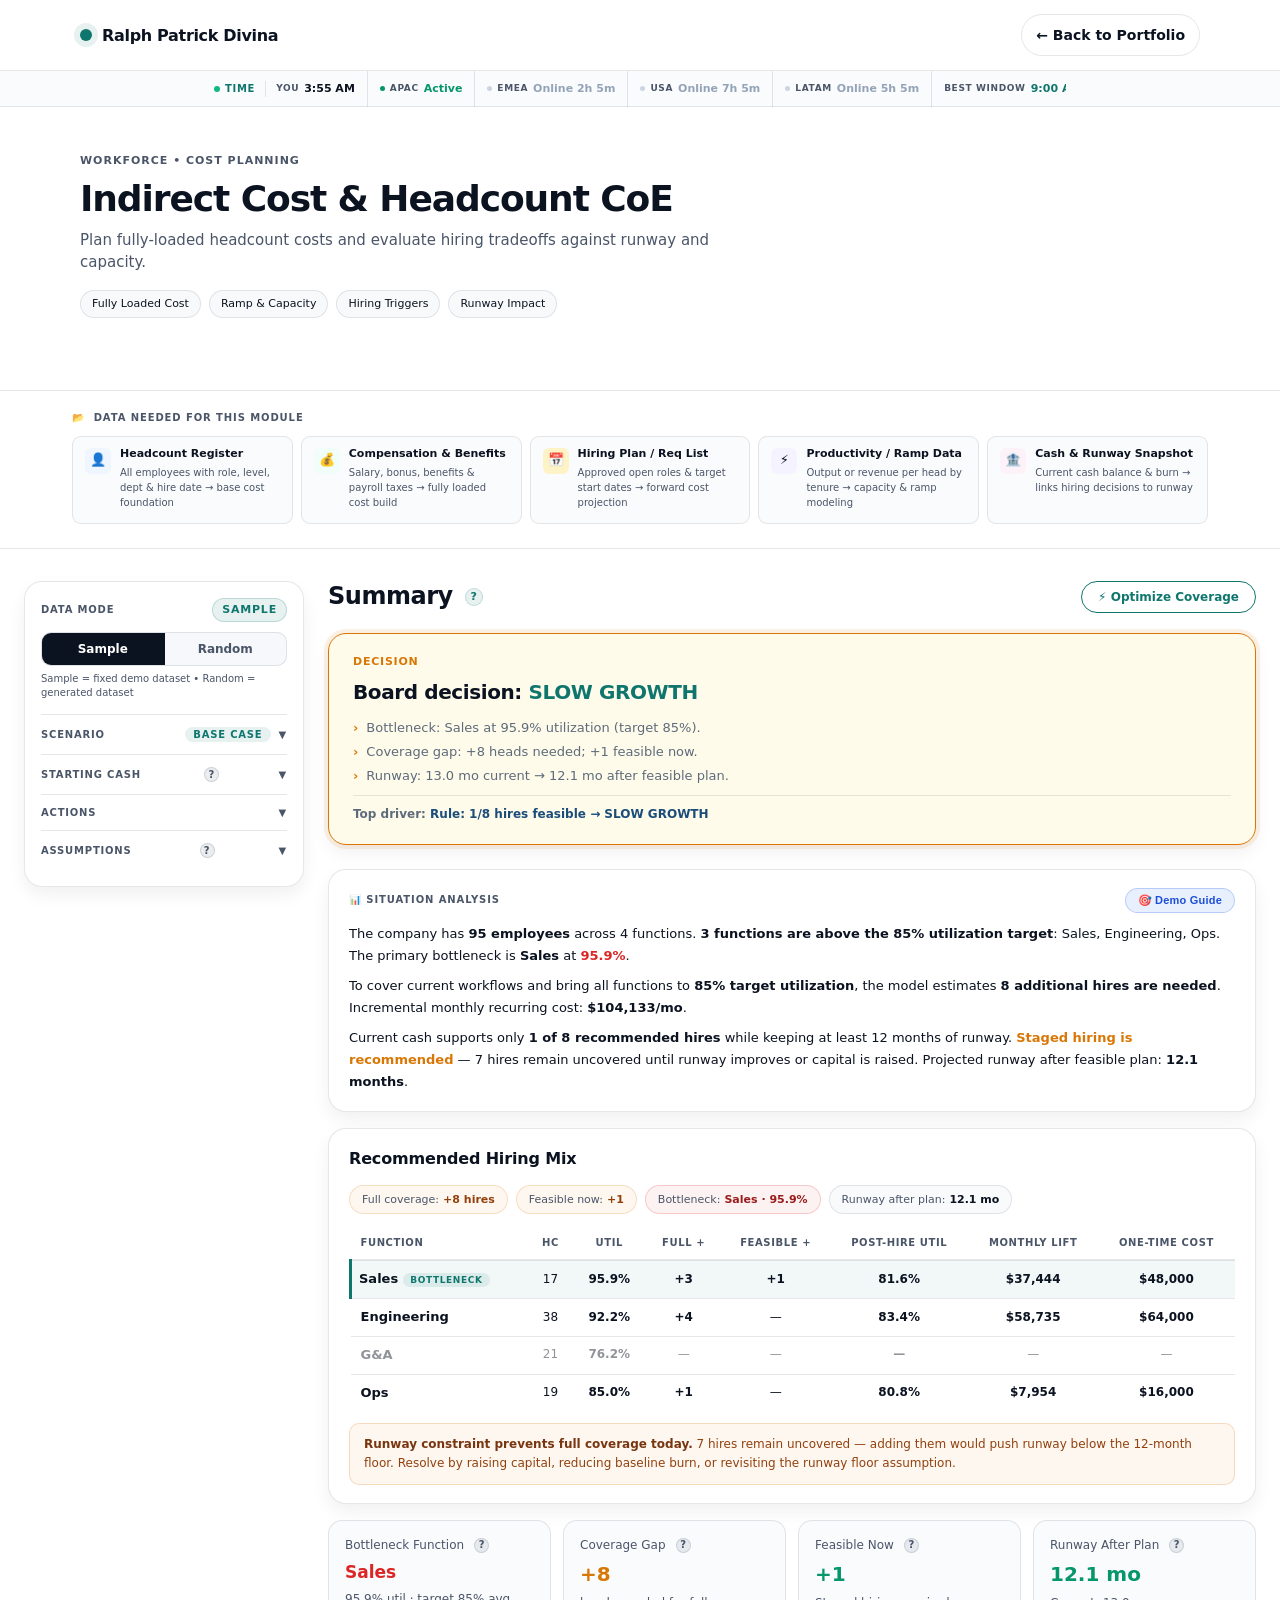
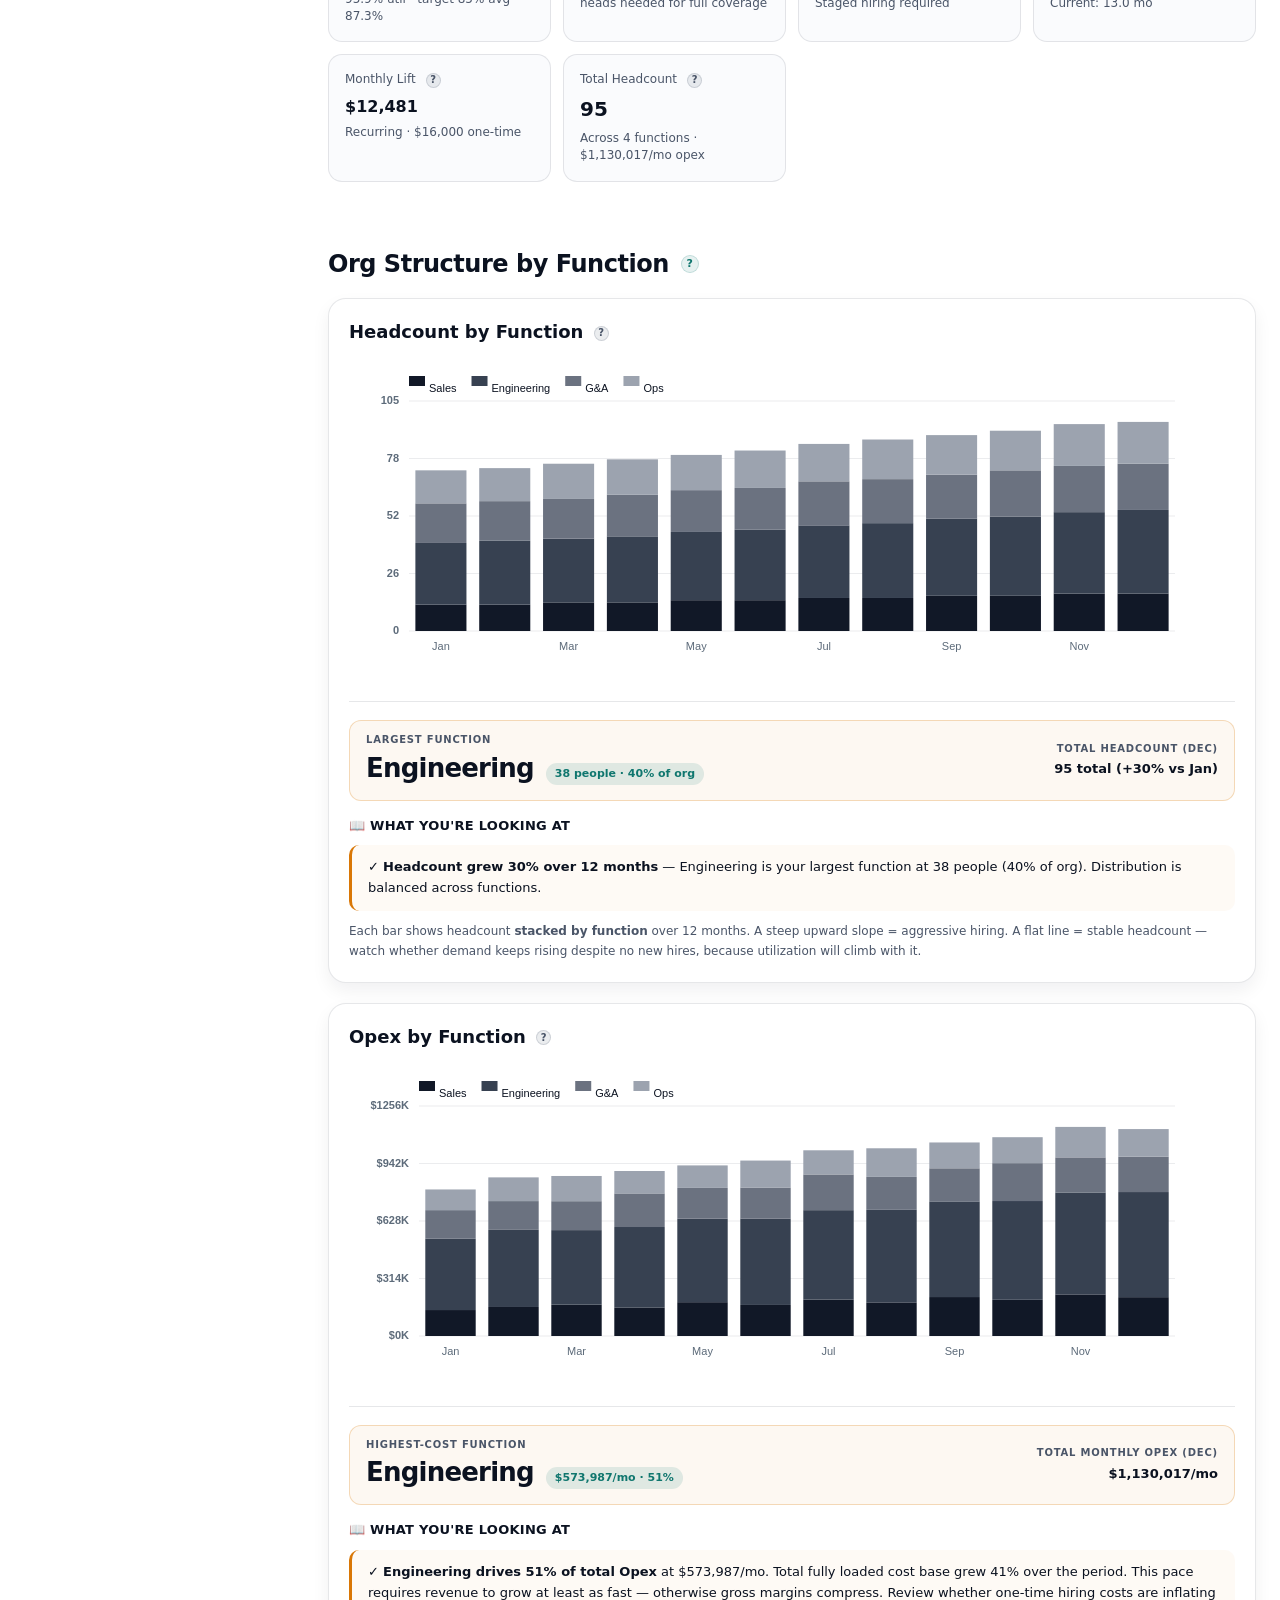
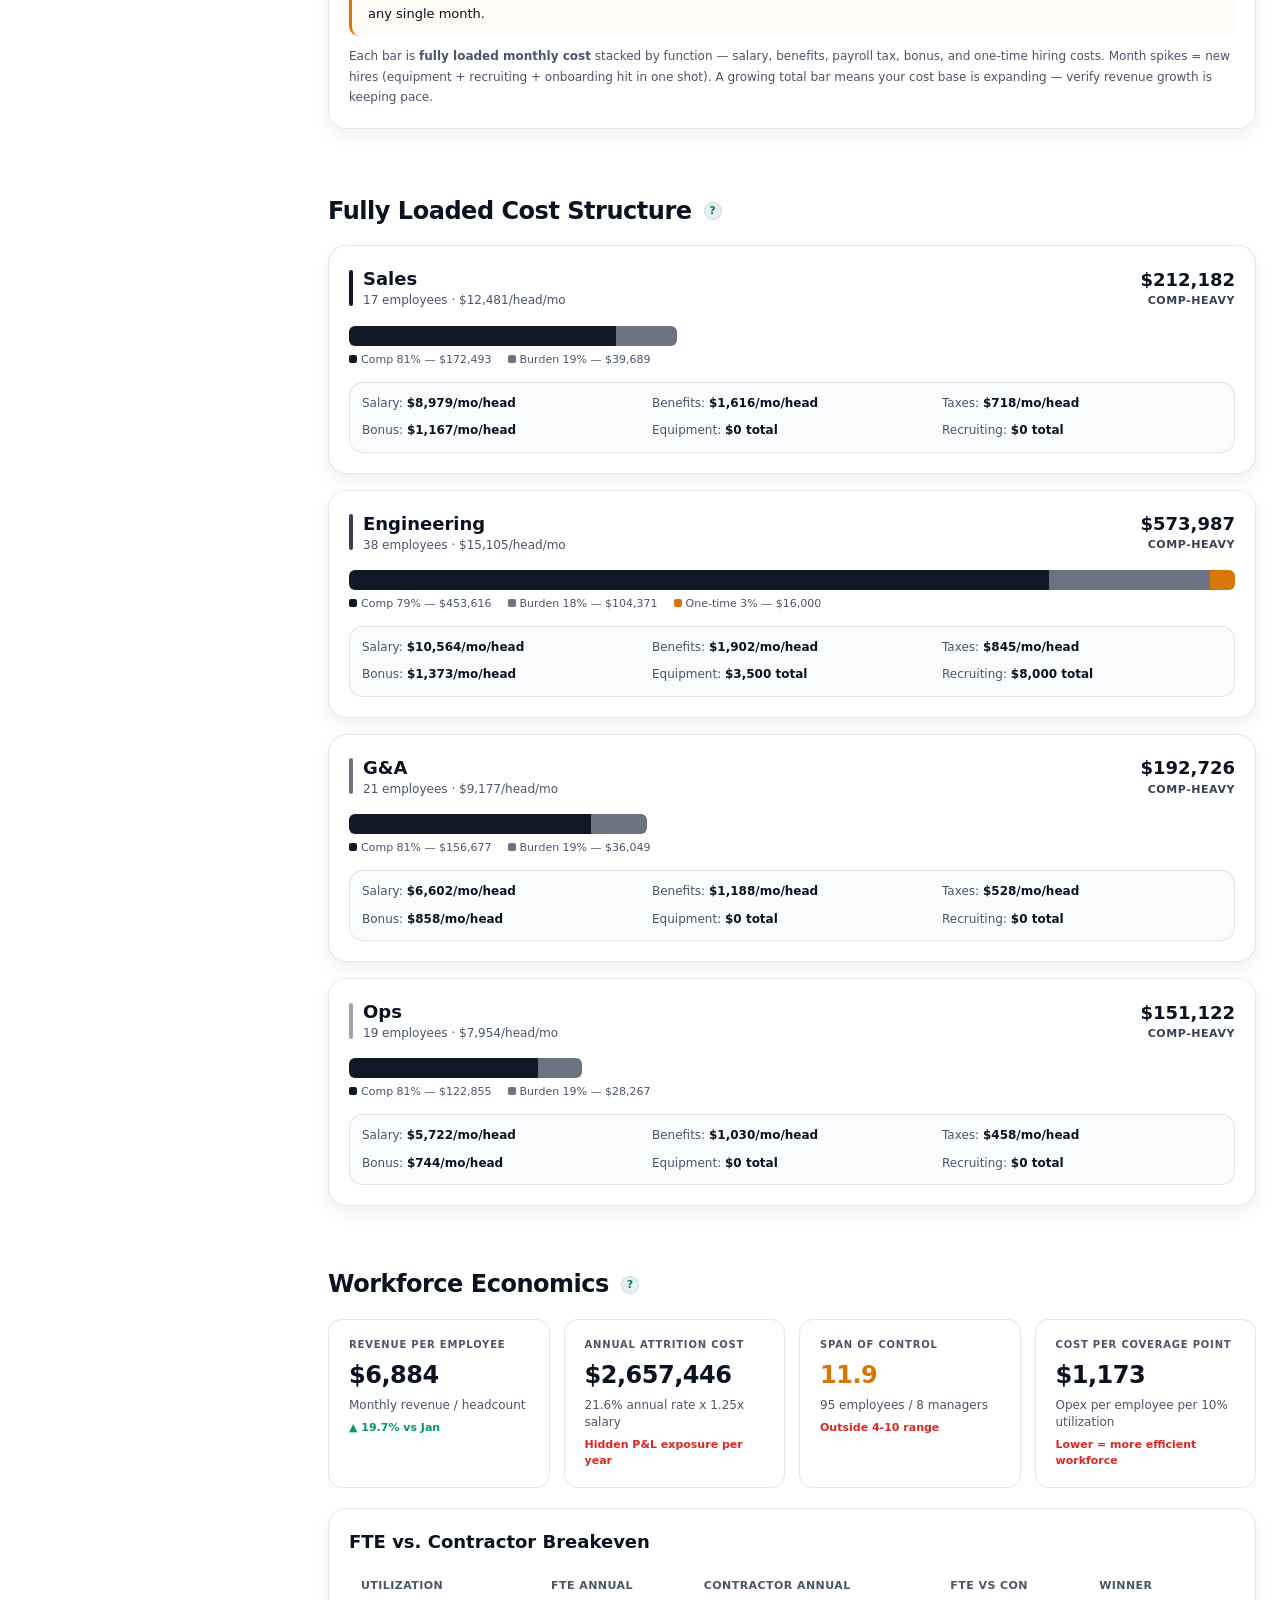
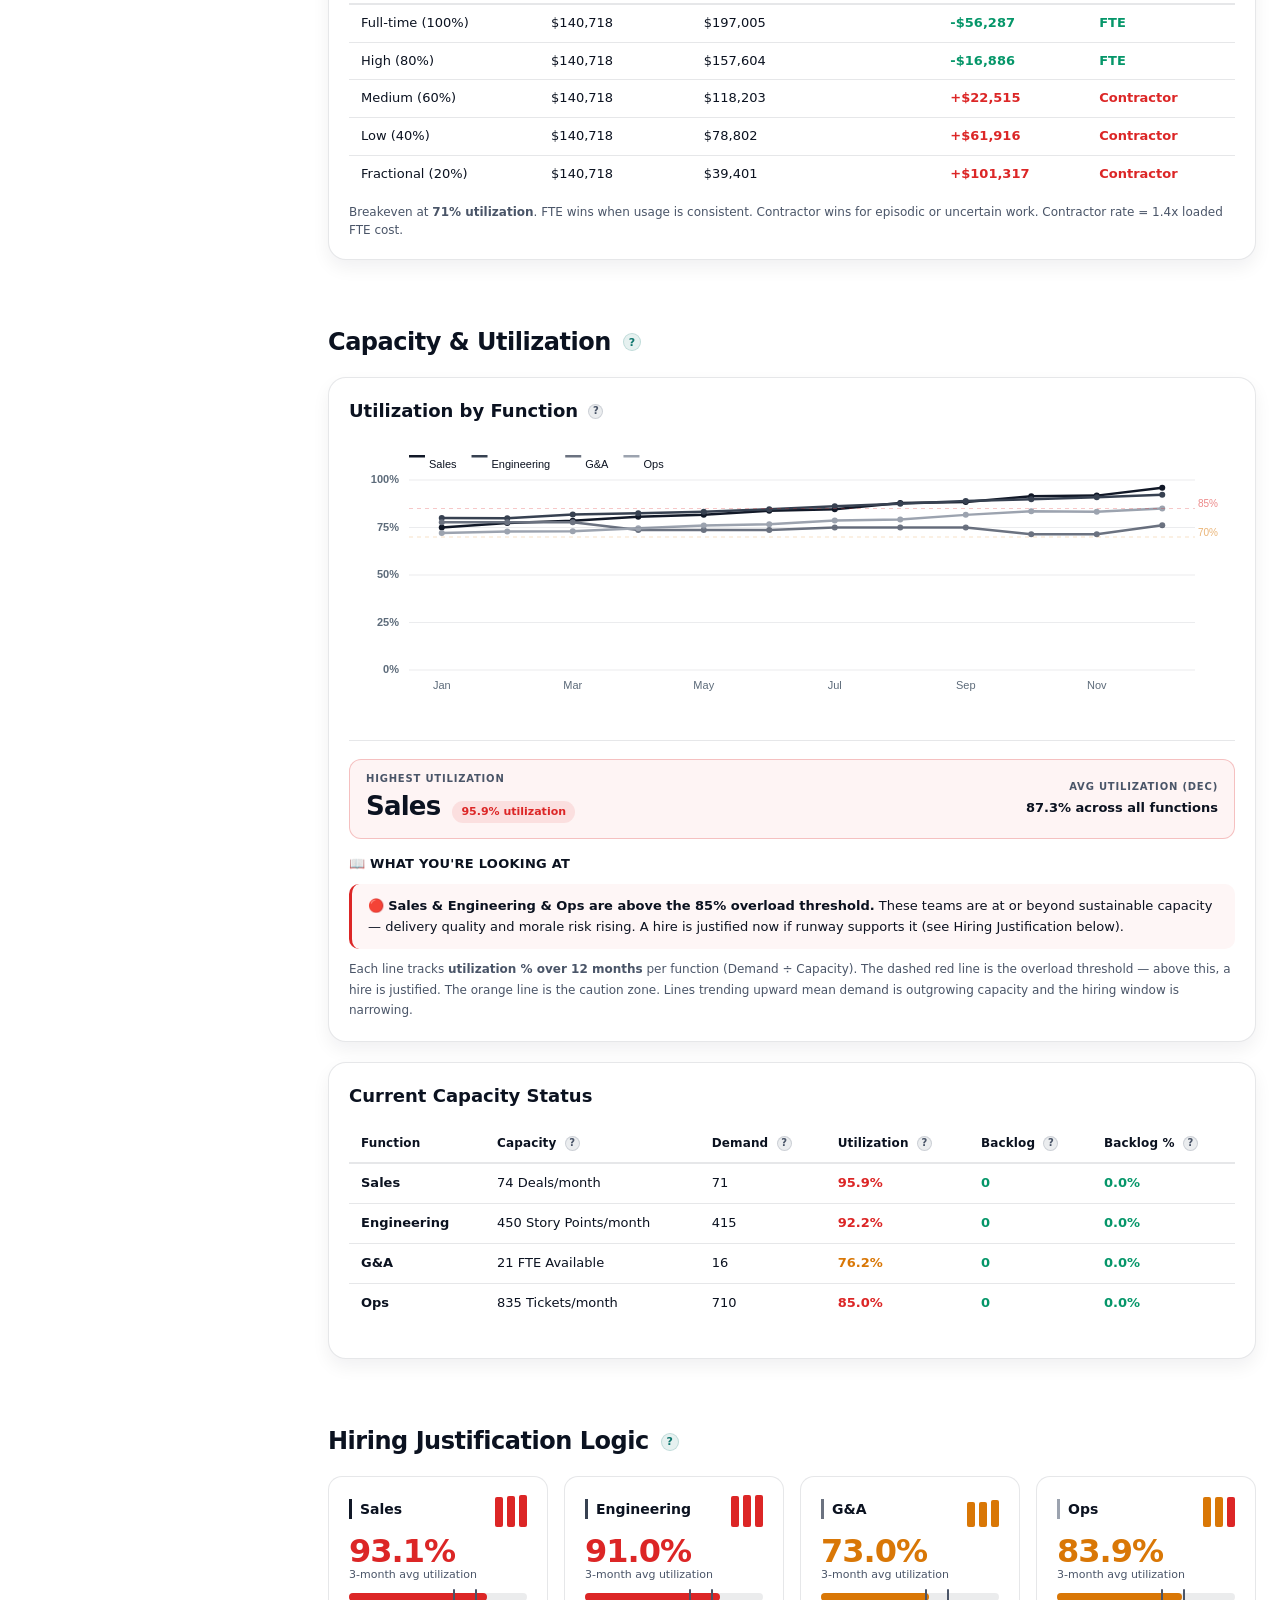
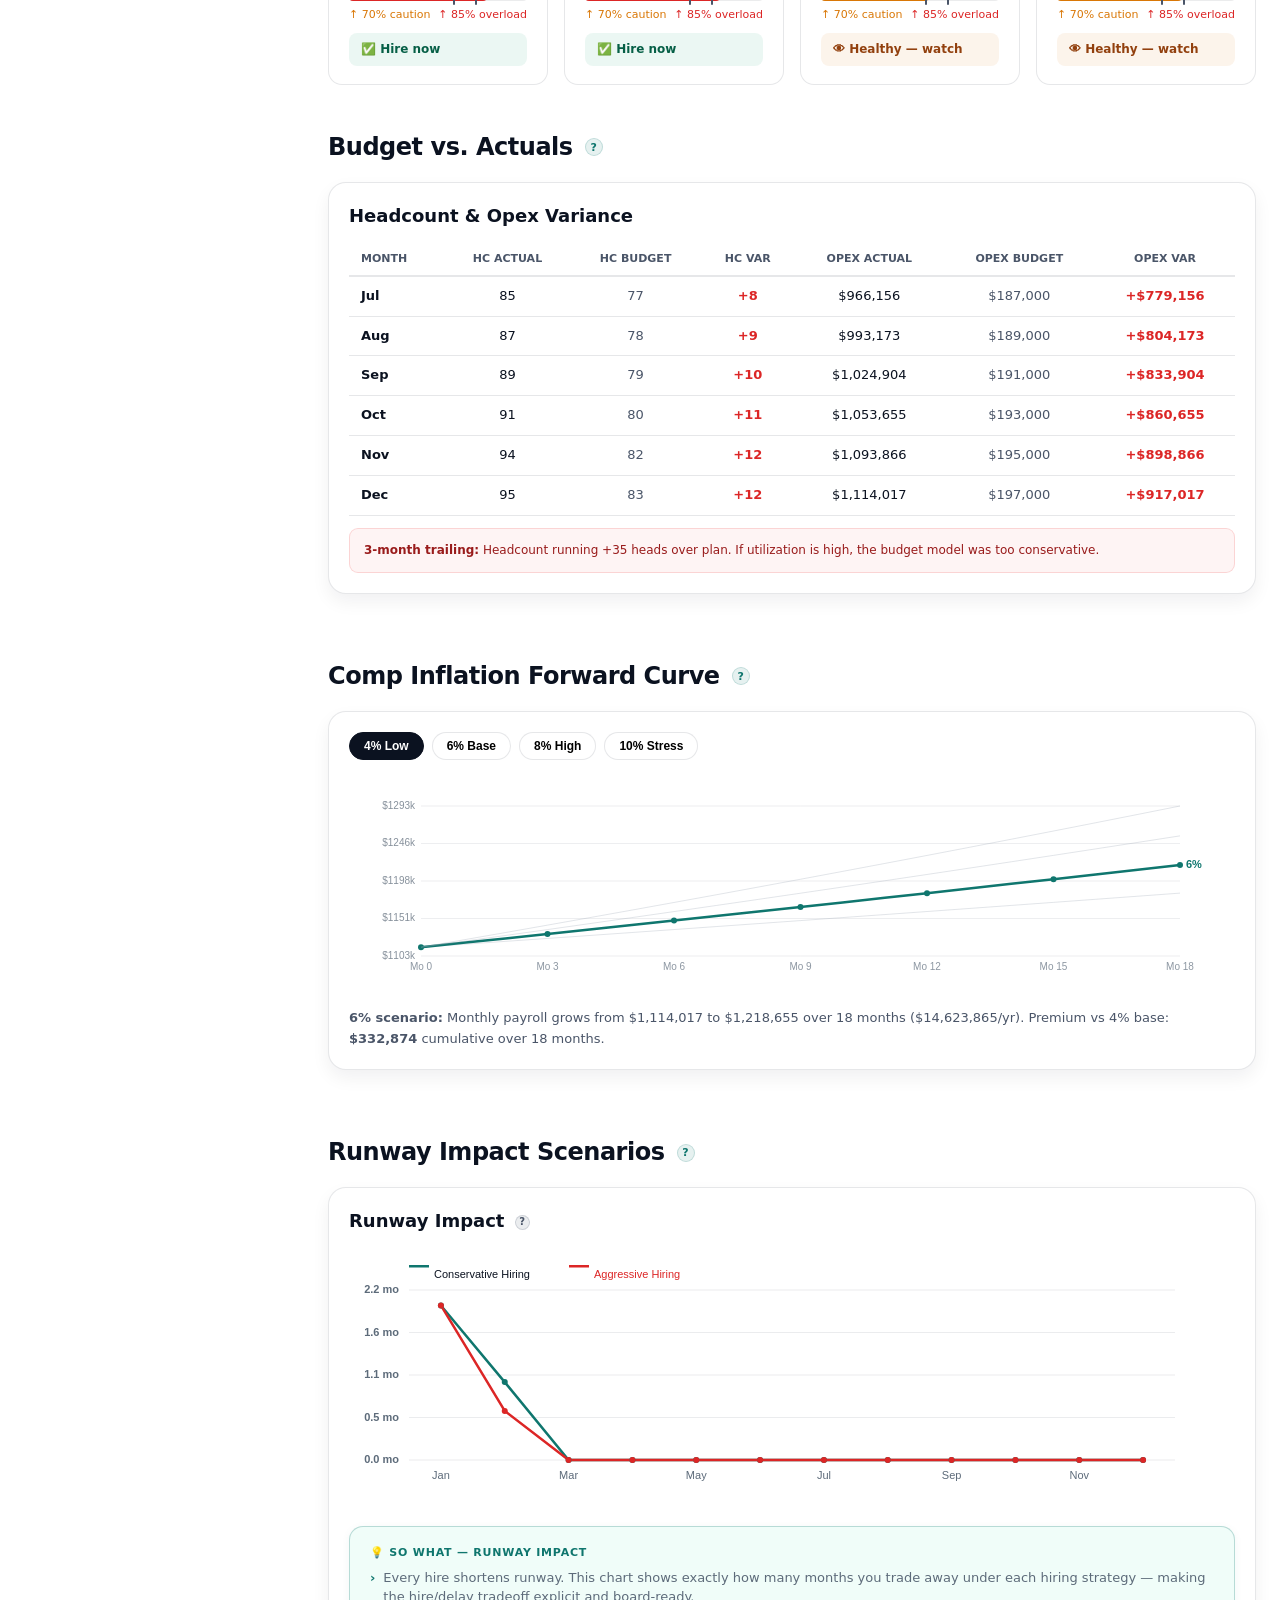
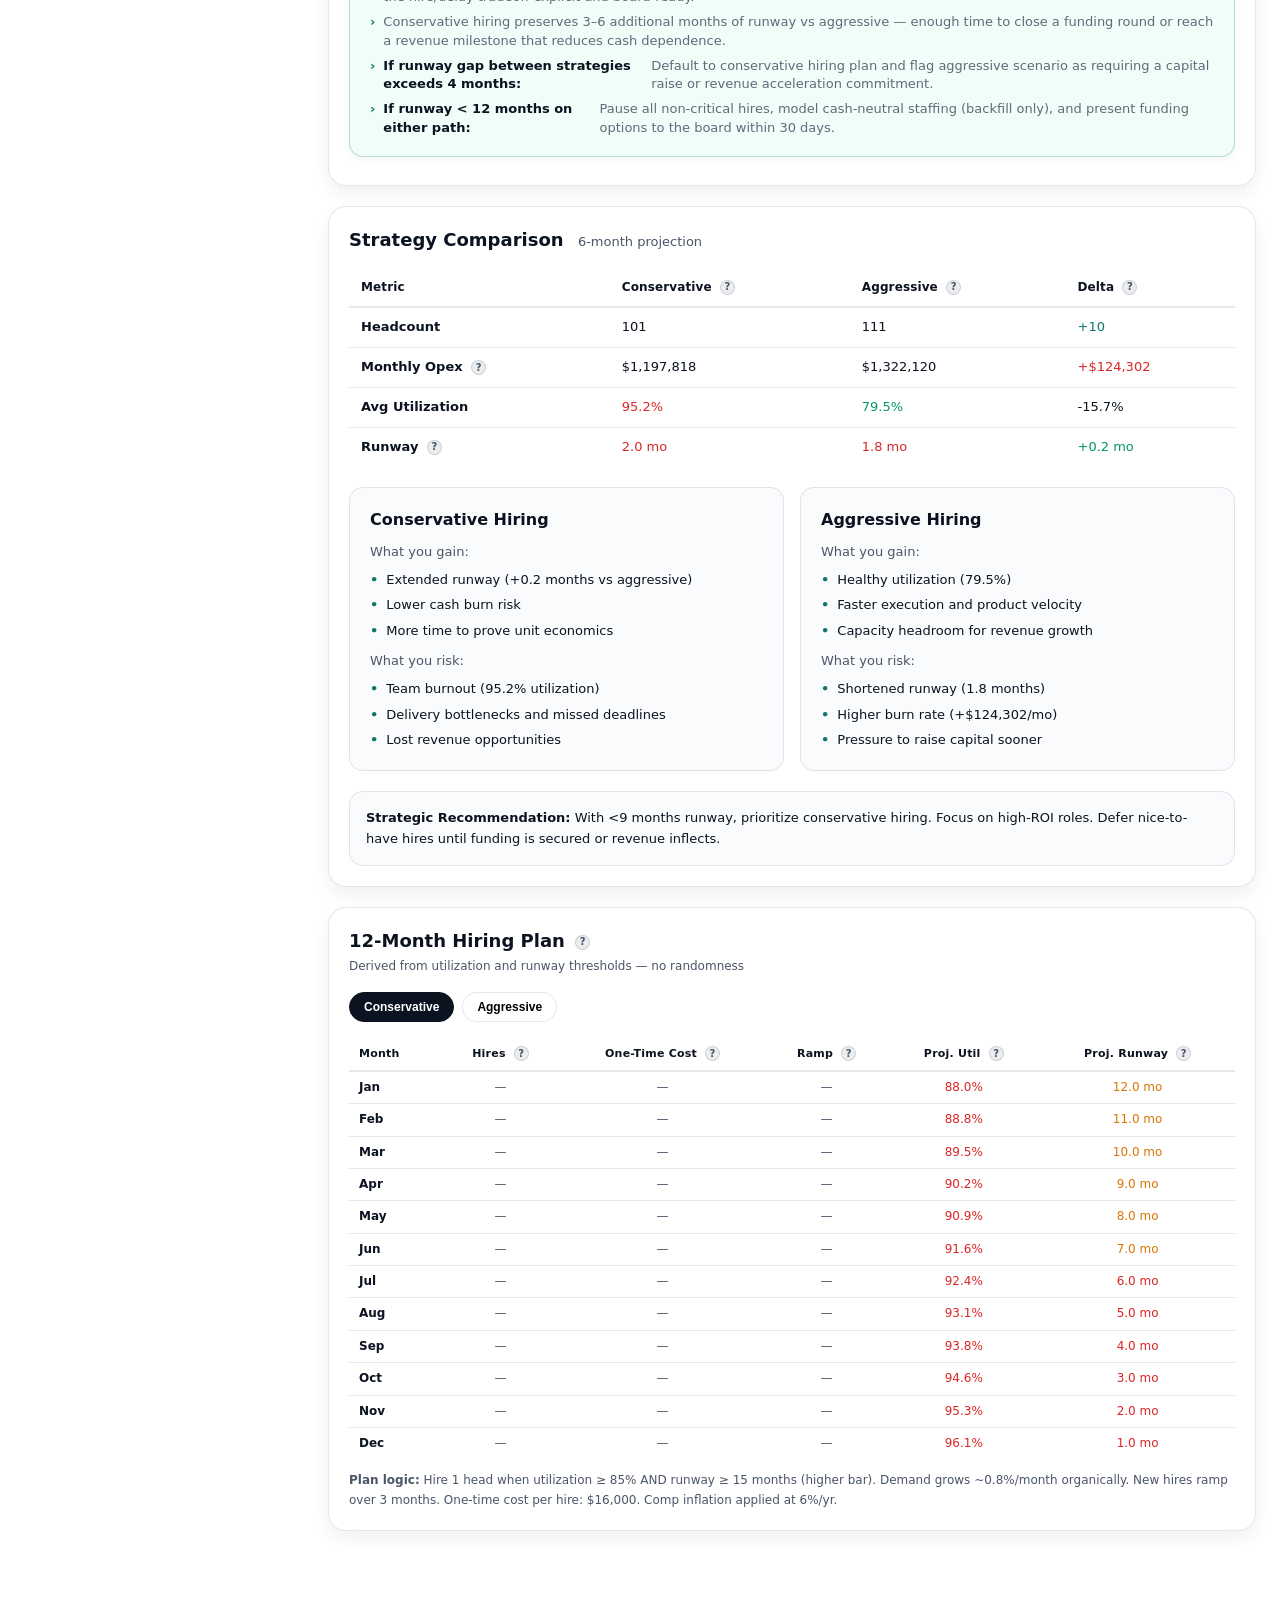
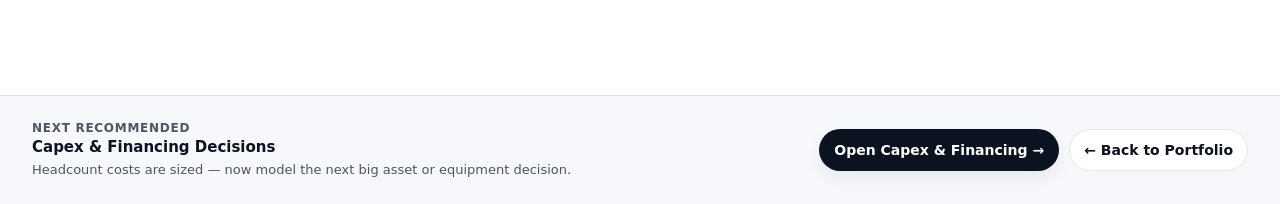
<file: indirect-cost-headcount.html>
<!DOCTYPE html>
<html lang="en">
<head>
  <link rel="icon" href="favicon.ico" sizes="any">
  <link rel="icon" type="image/svg+xml" href="favicon.svg">
  <link rel="icon" type="image/png" sizes="32x32" href="favicon-32x32.png">
  <link rel="icon" type="image/png" sizes="48x48" href="favicon-48x48.png">
  <link rel="apple-touch-icon" sizes="180x180" href="apple-touch-icon.png">
  <meta name="theme-color" content="#49A6A6">
  <meta charset="UTF-8">
  <meta name="viewport" content="width=device-width, initial-scale=1.0">
  <title>Indirect Cost & Headcount CoE · FP&A Portfolio</title>
  <link rel="stylesheet" href="./style.css" />
  <link rel="icon" type="image/png" href="favicon.png">
  <style>
    /* module-hero, module-label, module-title, module-pill, module-subtitle,
       feature-chips, chip — all in style.css */

    /* ── Main layout with sidebar ── */
    .module-layout {
      display: grid;
      grid-template-columns: 240px 1fr;
      gap: 20px;
      align-items: start;
      max-width: 1280px;
      margin: 0 auto;
      padding: 24px 32px;
    }

    /* ── Sticky sidebar ── */
    .data-badge {
      font-size: 11px;
      padding: 3px 9px;
      border-radius: 999px;
      background: rgba(15,118,110,0.10);
      border: 1px solid rgba(15,118,110,0.20);
      color: var(--accent);
      font-weight: 600;
      display: inline-block;
      white-space: nowrap;
      flex-shrink: 0;
    }
    .data-badge.random {
      background: #fef3c7;
      border: 1px solid #fbbf24;
      color: #92400e;
    }

    /* ── Scenario tabs in sidebar ── */

    /* ── Main content area ── */
    .main-content { min-width: 0; }

    /* ── Module sections ── */
    .module-section { padding: 0 0 48px 0; }
    .module-section-title {
      font-size: 24px;
      margin-bottom: 20px;
      letter-spacing: -0.02em;
    }
    .module-card {
      background: white;
      border: 1px solid var(--border);
      border-radius: var(--radius);
      padding: 20px;
      margin-bottom: 20px;
      box-shadow: var(--shadow-soft);
    }
    .card-header {
      display: flex;
      align-items: center;
      justify-content: space-between;
      margin-bottom: 16px;
      flex-wrap: wrap;
      gap: 10px;
    }
    .card-title { font-size: 18px; font-weight: 650; }

    /* ── Buttons ── */
    .btn-small {
      padding: 7px 12px;
      font-size: 12px;
      border-radius: 999px;
      font-weight: 600;
      border: 1px solid var(--border);
      background: white;
      cursor: pointer;
      transition: all 140ms ease;
      white-space: nowrap;
    }
    .btn-small:hover {
      border-color: rgba(12,23,45,0.18);
      box-shadow: 0 4px 12px rgba(11,18,32,0.06);
    }
    .btn-small:active { transform: translateY(1px); }
    .btn-primary {
      background: var(--text);
      color: white;
      border-color: var(--text);
    }
    .btn-primary:hover { box-shadow: 0 6px 18px rgba(11,18,32,0.12); }
    .btn-full { width: 100%; justify-content: center; display: flex; }

    /* ── KPI grid ── */
    .kpi-grid {
      display: grid;
      grid-template-columns: repeat(auto-fit, minmax(180px, 1fr));
      gap: 12px;
      margin-bottom: 20px;
    }
    .kpi-box {
      padding: 16px;
      border: 1px solid var(--border);
      border-radius: var(--radius-sm);
      background: rgba(246,248,251,0.5);
    }
    .kpi-box-label {
      font-size: 12px;
      color: var(--muted);
      margin-bottom: 6px;
      display: flex;
      align-items: center;
      gap: 6px;
    }
    .kpi-box-value { font-size: 20px; font-weight: 650; }
    .kpi-box-sub { font-size: 12px; margin-top: 6px; color: var(--muted); }

    /* ── Charts ── */
    .chart-container {
      margin: 20px 0;
      padding: 20px;
      border: 1px solid var(--border);
      border-radius: var(--radius-sm);
      background: white;
      position: relative;
    }
    .chart-wrapper { position: relative; width: 100%; }
    .chart-canvas { display: block; width: 100%; height: auto; }
    .chart-tooltip {
      position: absolute;
      background: rgba(11,18,32,0.95);
      color: white;
      padding: 10px 14px;
      border-radius: 8px;
      font-size: 12px;
      pointer-events: none;
      opacity: 0;
      transition: opacity 150ms ease;
      z-index: 100;
      white-space: nowrap;
      box-shadow: 0 4px 12px rgba(0,0,0,0.3);
    }
    .chart-tooltip.visible { opacity: 1; }
    .chart-tooltip strong { display: block; margin-bottom: 4px; font-size: 13px; }

    /* ── Tables ── */
    .data-table {
      width: 100%;
      border-collapse: collapse;
      font-size: 13px;
      margin: 16px 0;
    }
    .data-table th {
      text-align: left;
      padding: 10px 12px;
      border-bottom: 2px solid var(--border);
      font-weight: 650;
      color: var(--text);
      font-size: 12px;
      letter-spacing: 0.01em;
      text-transform: none;
    }
    .data-table td {
      padding: 10px 12px;
      border-bottom: 1px solid var(--border);
    }
    .data-table tr:last-child td { border-bottom: none; }
    .data-table tr:hover { background: rgba(246,248,251,0.5); }

    /* ── Hiring recommendation boxes ── */
    .hiring-rec {
      padding: 16px;
      border-radius: var(--radius-sm);
      margin-bottom: 12px;
      border: 1px solid;
    }
    .hiring-rec.recommend {
      background: rgba(5,150,105,0.06);
      border-color: rgba(5,150,105,0.18);
    }
    .hiring-rec.caution {
      background: rgba(217,119,6,0.06);
      border-color: rgba(217,119,6,0.18);
    }
    .hiring-rec.delay {
      background: rgba(239,68,68,0.06);
      border-color: rgba(239,68,68,0.18);
    }
    .hiring-rec-title { font-size: 15px; font-weight: 650; margin-bottom: 8px; }
    .hiring-rec-reason { font-size: 13px; line-height: 1.6; color: var(--text); }

    /* ── Tradeoff comparison ── */
    .tradeoff-grid {
      display: grid;
      grid-template-columns: 1fr 1fr;
      gap: 16px;
      margin-top: 20px;
    }
    .tradeoff-box {
      padding: 20px;
      border: 1px solid var(--border);
      border-radius: var(--radius-sm);
      background: rgba(246,248,251,0.5);
    }
    .tradeoff-title { font-size: 16px; font-weight: 650; margin-bottom: 12px; }
    .tradeoff-section { margin-bottom: 12px; }
    .tradeoff-section:last-child { margin-bottom: 0; }
    .tradeoff-label { font-size: 13px; color: var(--muted); margin-bottom: 8px; }
    .tradeoff-list { display: grid; gap: 6px; }
    .tradeoff-item { display: flex; gap: 8px; font-size: 13px; line-height: 1.5; }
    .tradeoff-item::before { content: '•'; color: var(--accent); font-weight: 700; flex-shrink: 0; }

    /* ═══════════════════════════════════════════════
       BOARD DECISION CARD (NEW — CFO upgrade)
    ═══════════════════════════════════════════════ */
    .board-decision-card {
      background: white;
      border: 1.5px solid rgba(11,18,32,0.14);
      border-radius: var(--radius);
      padding: 20px 22px;
      margin-bottom: 24px;
      box-shadow: 0 2px 8px rgba(11,18,32,0.06);
      display: grid;
      grid-template-columns: auto 1fr;
      gap: 0 20px;
      align-items: start;
    }
    .bd-verdict-col {
      display: flex;
      flex-direction: column;
      gap: 8px;
      min-width: 120px;
    }
    .bd-label {
      font-size: 10px;
      font-weight: 700;
      letter-spacing: 0.10em;
      text-transform: uppercase;
      color: var(--muted);
    }
    .bd-decision {
      font-size: 18px;
      font-weight: 800;
      letter-spacing: -0.01em;
      line-height: 1;
    }
    .bd-confidence-pill {
      display: inline-flex;
      align-items: center;
      gap: 5px;
      font-size: 11px;
      font-weight: 700;
      padding: 4px 9px;
      border-radius: 999px;
      border: 1px solid;
      width: fit-content;
      letter-spacing: 0.03em;
    }
    .bd-conf-high  { background: rgba(11,18,32,0.06); border-color: rgba(11,18,32,0.18); color: var(--text); }
    .bd-conf-med   { background: rgba(217,119,6,0.08); border-color: rgba(217,119,6,0.22); color: #92400e; }
    .bd-conf-low   { background: rgba(107,114,128,0.08); border-color: rgba(107,114,128,0.22); color: #374151; }
    .bd-rationale-col { border-left: 1px solid var(--border); padding-left: 20px; }
    .bd-bullets { display: grid; gap: 6px; margin-top: 6px; }
    .bd-bullet {
      font-size: 13px;
      color: var(--text);
      line-height: 1.5;
      display: flex;
      gap: 8px;
    }
    .bd-bullet::before {
      content: '—';
      color: var(--muted);
      font-weight: 600;
      flex-shrink: 0;
    }
    /* Decision color variants */
    .bd-hire     { color: #059669; }
    .bd-nohire   { color: #dc2626; }
    .bd-slow     { color: #d97706; }
    .bd-cut      { color: #dc2626; }
    .bd-raise    { color: #1b4d7a; }

    /* ── Signal badges inside BD card ── */
    .bd-signals { display: flex; gap: 8px; margin-top: 10px; flex-wrap: wrap; }
    .bd-signal {
      font-size: 11px;
      font-weight: 600;
      padding: 4px 10px;
      border-radius: 999px;
      border: 1px solid;
    }
    .sig-green  { background: rgba(5,150,105,0.08);  border-color: rgba(5,150,105,0.22);  color: #065f46; }
    .sig-yellow { background: rgba(217,119,6,0.08);  border-color: rgba(217,119,6,0.22);  color: #92400e; }
    .sig-red    { background: rgba(239,68,68,0.08);  border-color: rgba(239,68,68,0.22);  color: #991b1b; }

    /* ── Raise Plan callout (shown when decision = RAISE) ── */
    .raise-plan-callout {
      margin-top: 16px;
      padding: 16px 18px;
      background: rgba(27,77,122,0.05);
      border: 1.5px solid rgba(27,77,122,0.18);
      border-radius: var(--radius-sm);
      display: grid;
      gap: 10px;
    }
    .raise-plan-header {
      display: flex;
      align-items: center;
      gap: 10px;
    }
    .raise-plan-badge {
      font-size: 10px;
      font-weight: 800;
      letter-spacing: 0.10em;
      text-transform: uppercase;
      background: rgba(27,77,122,0.12);
      border: 1px solid rgba(27,77,122,0.22);
      color: #1b4d7a;
      padding: 3px 9px;
      border-radius: 999px;
    }
    .raise-plan-title {
      font-size: 14px;
      font-weight: 700;
      color: #1b4d7a;
    }
    .raise-plan-grid {
      display: grid;
      grid-template-columns: repeat(3, 1fr);
      gap: 10px;
    }
    .raise-plan-metric {
      padding: 10px 12px;
      border: 1px solid rgba(27,77,122,0.12);
      border-radius: 10px;
      background: white;
    }
    .raise-plan-metric-label {
      font-size: 11px;
      color: var(--muted);
      margin-bottom: 4px;
    }
    .raise-plan-metric-value {
      font-size: 15px;
      font-weight: 700;
      color: #1b4d7a;
    }
    .raise-plan-note {
      font-size: 12px;
      color: var(--muted);
      line-height: 1.55;
    }
    @media (max-width: 640px) {
      .raise-plan-grid { grid-template-columns: 1fr 1fr; }
    }

    /* ═══════════════════════════════════════════════
       HIRING PLAN TABLE (NEW — deterministic 12-month)
    ═══════════════════════════════════════════════ */
    .hiring-plan-table {
      width: 100%;
      border-collapse: collapse;
      font-size: 12px;
      margin-top: 16px;
    }
    .hiring-plan-table th {
      padding: 8px 10px;
      border-bottom: 2px solid var(--border);
      font-weight: 700;
      font-size: 11px;
      letter-spacing: 0.02em;
      color: var(--text);
      text-align: center;
      text-transform: none;
    }
    .hiring-plan-table th:first-child { text-align: left; }
    .hiring-plan-table td {
      padding: 7px 10px;
      border-bottom: 1px solid var(--border);
      text-align: center;
      color: var(--text);
    }
    .hiring-plan-table td:first-child { text-align: left; font-weight: 600; }
    .hiring-plan-table tr:last-child td { border-bottom: none; }
    .hiring-plan-table tr:hover { background: rgba(246,248,251,0.5); }
    .hp-hire    { color: #059669; font-weight: 700; }
    .hp-ramp    { color: #d97706; font-size: 11px; }
    .hp-cost    { color: #dc2626; font-size: 11px; }
    .hp-none    { color: var(--muted); }
    .plan-tabs  { display: flex; gap: 8px; margin-bottom: 16px; }
    .plan-tab {
      padding: 7px 14px;
      font-size: 12px;
      font-weight: 600;
      border-radius: 999px;
      border: 1px solid var(--border);
      background: white;
      cursor: pointer;
      transition: all 120ms ease;
    }
    .plan-tab.active { background: var(--text); color: white; border-color: var(--text); }

    /* ── Tooltip system — rendered by JS into #tt-root on <body> ── */
    /* CSS ::after approach removed: caused clipping, flicker, and z-index bugs */
    [data-tt] { cursor: help; }

    /* ── Kill-switch: neutralize ALL ::after tooltip rules from style.css ── */
    /* style.css still has .help-icon::after and .term-helper::after active;  */
    /* override them here so only the JS #tt-root tooltip fires.              */
    .help-icon::after,
    .help-icon[data-help]::after,
    .term-helper::after,
    .term-helper:hover::after,
    [data-tt]::after,
    [data-tt]:hover::after,
    .help-icon:hover::after {
      content: none !important;
      display: none !important;
      opacity: 0 !important;
      visibility: hidden !important;
      pointer-events: none !important;
    }

    /* Tooltip bubble (injected once into body by initTooltips()) */
    #tt-root {
      position: fixed;
      z-index: 99999;
      pointer-events: none;
      padding: 9px 13px;
      background: rgba(11,18,32,0.96);
      color: #f6f8fb;
      font-size: 12px;
      font-weight: 400;
      line-height: 1.55;
      border-radius: 9px;
      white-space: normal;
      width: 270px;
      max-width: calc(100vw - 24px);
      box-shadow: 0 4px 14px rgba(0,0,0,0.28);
      text-align: left;
      opacity: 0;
      transition: opacity 120ms ease;
      font-family: var(--font-sans);
    }
    #tt-root.tt-visible { opacity: 1; }

    /* Tiny ? badge for labels */
    .tt-icon {
      display: inline-flex;
      align-items: center;
      justify-content: center;
      width: 15px;
      height: 15px;
      border-radius: 50%;
      background: rgba(93,107,122,0.12);
      border: 1px solid rgba(93,107,122,0.22);
      color: var(--muted);
      font-size: 10px;
      font-weight: 700;
      cursor: help;
      vertical-align: middle;
      margin-left: 4px;
      flex-shrink: 0;
    }

    /* Glossary inline term tooltip */
    .gl-term {
      border-bottom: 1px dotted rgba(93,107,122,0.40);
      cursor: help;
    }

    /* Legacy help-icon kept for sidebar — tooltip now handled by JS initTooltips() via data-help attr */
    .help-icon {
      display: inline-flex;
      align-items: center;
      justify-content: center;
      width: 18px;
      height: 18px;
      border-radius: 50%;
      background: rgba(15,118,110,0.10);
      border: 1px solid rgba(15,118,110,0.18);
      color: var(--accent);
      font-size: 11px;
      font-weight: 700;
      cursor: help;
      position: relative;
      flex-shrink: 0;
    }
    .help-icon::before { content: '?'; line-height: 1; }


    /* ═══ DEMO GUIDE overlay ═══ */
    .demo-guide-btn {
      display: inline-flex; align-items: center; gap: 6px;
      padding: 5px 12px; font-size: 11px; font-weight: 700;
      background: rgba(37,99,235,0.10); border: 1px solid rgba(37,99,235,0.25);
      color: #1d4ed8; border-radius: 999px; cursor: pointer;
      transition: all 140ms ease; letter-spacing: 0.02em;
    }
    .demo-guide-btn:hover { background: rgba(37,99,235,0.18); }
    .demo-guide-overlay {
      position: fixed; inset: 0; z-index: 9990;
      background: rgba(11,18,32,0.62); backdrop-filter: blur(4px);
      display: none; align-items: center; justify-content: center; padding: 20px;
    }
    .demo-guide-overlay.open { display: flex; }
    .demo-guide-modal {
      background: white; border-radius: 18px;
      max-width: 680px; width: 100%; max-height: 82vh; overflow-y: auto;
      box-shadow: 0 24px 80px rgba(0,0,0,0.28); padding: 32px 36px;
      position: relative;
    }
    .demo-guide-close {
      position: absolute; top: 16px; right: 16px;
      width: 32px; height: 32px; border-radius: 50%;
      background: rgba(11,18,32,0.08); border: none; cursor: pointer;
      font-size: 16px; display: flex; align-items: center; justify-content: center;
      color: var(--muted); transition: background 120ms;
    }
    .demo-guide-close:hover { background: rgba(11,18,32,0.14); }
    .demo-guide-eyebrow { font-size: 11px; font-weight: 700; text-transform: uppercase;
      letter-spacing: 0.10em; color: #1d4ed8; margin-bottom: 6px; }
    .demo-guide-title { font-size: 22px; font-weight: 800; letter-spacing: -0.02em;
      color: var(--text); margin-bottom: 20px; }
    .demo-step { display: flex; gap: 14px; margin-bottom: 18px; align-items: flex-start; }
    .demo-step-num {
      width: 28px; height: 28px; border-radius: 50%; background: #1d4ed8;
      color: white; font-size: 12px; font-weight: 800; display: flex;
      align-items: center; justify-content: center; flex-shrink: 0; margin-top: 1px;
    }
    .demo-step-body { flex: 1; }
    .demo-step-title { font-size: 14px; font-weight: 700; color: var(--text); margin-bottom: 4px; }
    .demo-step-desc { font-size: 13px; color: var(--muted); line-height: 1.6; }
    .demo-step-desc strong { color: var(--text); }
    .demo-highlight-box {
      margin-top: 20px; padding: 16px 18px;
      background: rgba(37,99,235,0.05); border: 1.5px solid rgba(37,99,235,0.18);
      border-radius: 12px; font-size: 13px; color: var(--text); line-height: 1.6;
    }

    /* ═══ WORKFORCE ECONOMICS section ═══ */
    .econ-grid {
      display: grid; grid-template-columns: repeat(auto-fit, minmax(200px, 1fr));
      gap: 14px; margin-bottom: 20px;
    }
    .econ-card {
      padding: 18px 20px; border: 1px solid var(--border);
      border-radius: var(--radius-sm); background: white;
    }
    .econ-eyebrow { font-size: 10px; font-weight: 700; text-transform: uppercase;
      letter-spacing: 0.08em; color: var(--muted); margin-bottom: 6px; }
    .econ-value { font-size: 24px; font-weight: 800; letter-spacing: -0.02em;
      color: var(--text); margin-bottom: 4px; }
    .econ-sub { font-size: 12px; color: var(--muted); line-height: 1.4; }
    .econ-trend { display: inline-flex; align-items: center; gap: 4px;
      font-size: 11px; font-weight: 700; margin-top: 6px; }
    .econ-up { color: #059669; }  .econ-down { color: #dc2626; }

    /* ═══ FTE vs CONTRACTOR breakeven ═══ */
    .fte-table { width: 100%; border-collapse: collapse; font-size: 13px; margin-top: 14px; }
    .fte-table th { padding: 9px 12px; border-bottom: 2px solid var(--border);
      font-weight: 700; font-size: 11px; text-transform: uppercase; letter-spacing: 0.04em;
      color: var(--muted); text-align: left; }
    .fte-table td { padding: 9px 12px; border-bottom: 1px solid var(--border); }
    .fte-table tr:last-child td { border-bottom: none; }
    .fte-win { color: #059669; font-weight: 700; }
    .fte-lose { color: #dc2626; font-weight: 700; }
    .fte-neutral { color: var(--muted); }

    /* ═══ BUDGET vs ACTUALS ═══ */
    .bva-row { display: grid; grid-template-columns: 120px repeat(4,1fr); gap: 0;
      align-items: center; border-bottom: 1px solid var(--border); }
    .bva-row:last-child { border-bottom: none; }
    .bva-header { font-size: 11px; font-weight: 700; text-transform: uppercase;
      letter-spacing: 0.06em; color: var(--muted); padding: 8px 12px; }
    .bva-cell { padding: 10px 12px; font-size: 13px; }
    .bva-label { font-weight: 600; font-size: 13px; }
    .bva-pos { color: #dc2626; font-weight: 700; } /* over budget */
    .bva-neg { color: #059669; font-weight: 700; } /* under budget */
    .bva-neutral { color: var(--muted); }
    .bva-bar-wrap { height: 6px; background: rgba(11,18,32,0.08); border-radius: 3px; overflow: hidden; margin-top: 4px; }
    .bva-bar { height: 100%; border-radius: 3px; transition: width 400ms ease; }

    /* ═══ COMP INFLATION FORWARD CURVE ═══ */
    .infl-scenario-tabs { display: flex; gap: 8px; margin-bottom: 16px; flex-wrap: wrap; }
    .infl-tab { padding: 6px 14px; font-size: 12px; font-weight: 600;
      border-radius: 999px; border: 1px solid var(--border);
      background: white; cursor: pointer; transition: all 120ms; }
    .infl-tab.active { background: var(--text); color: white; border-color: var(--text); }

    /* ═══ UTILIZATION GAUGES (replace hiring triggers table) ═══ */
    .gauge-grid { display: grid; grid-template-columns: repeat(auto-fit, minmax(220px, 1fr)); gap: 16px; }
    .gauge-card {
      padding: 18px 20px; border: 1px solid var(--border);
      border-radius: var(--radius-sm); background: white; position: relative;
    }
    .gauge-fn { font-size: 14px; font-weight: 700; margin-bottom: 4px; }
    .gauge-util-big { font-size: 32px; font-weight: 800; letter-spacing: -0.03em; line-height: 1; }
    .gauge-bar-track { height: 8px; border-radius: 4px; background: rgba(11,18,32,0.08);
      margin: 10px 0 6px; position: relative; overflow: visible; }
    .gauge-bar-fill { height: 100%; border-radius: 4px; transition: width 500ms ease; }
    .gauge-threshold-marker {
      position: absolute; top: -4px; width: 2px; height: 16px;
      background: var(--muted); border-radius: 1px;
    }
    .gauge-meta { font-size: 11px; color: var(--muted); display: flex;
      justify-content: space-between; margin-top: 4px; }
    .gauge-verdict {
      margin-top: 10px; padding: 8px 12px; border-radius: 8px;
      font-size: 12px; font-weight: 600; line-height: 1.4;
    }
    .gauge-verdict.recommend { background: rgba(5,150,105,0.08); color: #065f46; }
    .gauge-verdict.caution   { background: rgba(217,119,6,0.08);  color: #92400e; }
    .gauge-verdict.delay     { background: rgba(239,68,68,0.08);   color: #991b1b; }
    .gauge-verdict.monitor   { background: rgba(107,114,128,0.08); color: #374151; }

    /* ═══ KNAPSACK OPTIMIZER output ═══ */
    .ks-allocation-grid { display: grid; grid-template-columns: repeat(auto-fit, minmax(200px,1fr)); gap: 12px; margin-bottom: 16px; }
    .ks-fn-card {
      padding: 14px 16px; border-radius: 10px;
      border: 1.5px solid var(--border); background: white; transition: border-color 200ms;
    }
    .ks-fn-card.ks-active { border-color: #059669; background: rgba(5,150,105,0.04); }
    .ks-fn-card.ks-partial { border-color: #d97706; background: rgba(217,119,6,0.04); }
    .ks-fn-name { font-size: 13px; font-weight: 700; margin-bottom: 6px; }
    .ks-fn-hires { font-size: 22px; font-weight: 800; color: #059669; }
    .ks-fn-util { font-size: 12px; color: var(--muted); margin-top: 3px; }
    .ks-summary-row { display: flex; gap: 10px; flex-wrap: wrap; margin-bottom: 16px; }
    .ks-proof {
      margin-top: 14px; padding: 14px 16px;
      background: rgba(246,248,251,0.8); border: 1px solid var(--border);
      border-radius: 10px; font-size: 12px; color: var(--muted); line-height: 1.6;
    }
    .ks-proof strong { color: var(--text); }
    .ks-infeasible {
      padding: 16px; background: rgba(239,68,68,0.06);
      border: 1.5px solid rgba(239,68,68,0.18); border-radius: 10px;
      font-size: 13px; color: #991b1b; line-height: 1.5;
    }
    @media (max-width: 640px) {
      .demo-guide-modal { padding: 22px 20px; }
      .gauge-grid { grid-template-columns: 1fr 1fr; }
      .bva-row { grid-template-columns: 90px repeat(4,1fr); }
    }

    /* ── Responsive ── */
    @media (max-width: 980px) {
      .module-layout { grid-template-columns: 1fr; padding: 16px; }
      .kpi-grid { grid-template-columns: repeat(2, 1fr); }
      .tradeoff-grid { grid-template-columns: 1fr; }
      .board-decision-card { grid-template-columns: 1fr; }
      .bd-rationale-col { border-left: none; padding-left: 0; border-top: 1px solid var(--border); padding-top: 16px; margin-top: 8px; }
    }
    @media (max-width: 560px) {
      .kpi-grid { grid-template-columns: 1fr; }
    }

    /* ═══════════════════════════════════════════════
       ASSUMPTIONS CARD (CFO upgrade) — collapsible
    ═══════════════════════════════════════════════ */

    /* Sidebar sections hidden when assumptions panel is open */
    .sidebar-section.js-hideable { transition: opacity 180ms ease, max-height 220ms ease, margin-bottom 180ms ease; }
    .sidebar-section.js-hideable.is-hidden {
      opacity: 0;
      max-height: 0 !important;
      margin-bottom: 0 !important;
      overflow: hidden;
      pointer-events: none;
    }

    /* Assumptions trigger button (replaces plain title) */
    .assump-trigger {
      display: flex;
      align-items: center;
      justify-content: space-between;
      width: 100%;
      background: none;
      border: none;
      padding: 0;
      cursor: pointer;
      font: inherit;
      text-align: left;
      margin-bottom: 10px;
    }
    .assump-trigger-label {
      font-size: 11px;
      font-weight: 700;
      color: var(--muted);
      letter-spacing: 0.08em;
      text-transform: uppercase;
      display: flex;
      align-items: center;
      gap: 6px;
    }
    .assump-trigger-label .tt-icon { flex-shrink: 0; }
    .assump-chevron {
      font-size: 10px;
      color: var(--muted);
      transition: transform 220ms ease;
      line-height: 1;
    }
    .assump-chevron.open { transform: rotate(180deg); }

    /* The collapsible body */
    .assump-body {
      max-height: 0;
      overflow: hidden;
      transition: max-height 300ms ease, opacity 220ms ease;
      opacity: 0;
    }
    .assump-body.open {
      max-height: 1200px;
      opacity: 1;
    }

    .assumptions-card {
      background: rgba(246,248,251,0.6);
      border: 1px solid var(--border);
      border-radius: var(--radius-sm);
      padding: 14px;
      margin-top: 0;
    }
    .assump-row {
      display: flex;
      align-items: center;
      justify-content: space-between;
      gap: 8px;
      margin-bottom: 9px;
    }
    .assump-row:last-child { margin-bottom: 0; }
    .assump-label {
      font-size: 11px;
      color: var(--muted);
      flex: 1;
      line-height: 1.3;
    }
    .assump-input {
      width: 58px;
      padding: 5px 7px;
      border: 1px solid var(--border);
      border-radius: 8px;
      font-size: 12px;
      font-family: var(--font-sans);
      background: white;
      text-align: right;
      flex-shrink: 0;
      -moz-appearance: textfield;
    }
    .assump-input::-webkit-outer-spin-button,
    .assump-input::-webkit-inner-spin-button { -webkit-appearance: none; margin: 0; }
    .assump-input:focus {
      outline: none;
      border-color: var(--accent);
      box-shadow: 0 0 0 2px rgba(15,118,110,0.15);
    }
    .assump-input.invalid {
      border-color: #dc2626;
      background: rgba(220,38,38,0.05);
    }
    .assump-divider {
      font-size: 10px;
      font-weight: 700;
      color: var(--muted);
      letter-spacing: 0.07em;
      text-transform: uppercase;
      margin: 10px 0 7px;
      border-top: 1px solid var(--border);
      padding-top: 9px;
    }

    /* ═══════════════════════════════════════════════
       EXPORT DROPDOWN (CFO upgrade)
    ═══════════════════════════════════════════════ */
    .export-wrap {
      position: relative;
      display: inline-block;
      width: 100%;
    }
    .export-btn {
      width: 100%;
      display: flex;
      align-items: center;
      justify-content: space-between;
      padding: 8px 14px;
      font-size: 13px;
      font-weight: 600;
      border-radius: 999px;
      border: 1px solid var(--border);
      background: white;
      cursor: pointer;
      transition: all 140ms ease;
    }
    .export-btn:hover {
      border-color: rgba(12,23,45,0.18);
      box-shadow: 0 4px 12px rgba(11,18,32,0.06);
    }
    .export-chevron {
      font-size: 10px;
      color: var(--muted);
      transition: transform 140ms ease;
    }
    .export-dropdown {
      display: none;
      position: absolute;
      top: calc(100% + 6px);
      left: 0;
      right: 0;
      background: white;
      border: 1px solid var(--border);
      border-radius: 14px;
      box-shadow: 0 10px 30px rgba(11,18,32,0.12);
      z-index: 200;
      overflow: hidden;
    }
    .export-dropdown.open { display: block; }
    .export-item {
      display: block;
      width: 100%;
      padding: 10px 14px;
      font-size: 12px;
      font-weight: 500;
      text-align: left;
      background: white;
      border: none;
      cursor: pointer;
      color: var(--text);
      border-bottom: 1px solid var(--border);
      transition: background 100ms ease;
    }
    .export-item:last-child { border-bottom: none; }
    .export-item:hover { background: rgba(246,248,251,0.8); }
    .export-toast {
      position: fixed;
      bottom: 70px;
      right: 18px;
      padding: 10px 16px;
      background: rgba(11,18,32,0.92);
      color: white;
      font-size: 13px;
      border-radius: 10px;
      box-shadow: 0 4px 14px rgba(0,0,0,0.22);
      z-index: 9999;
      opacity: 0;
      transform: translateY(8px);
      pointer-events: none;
      transition: opacity 250ms ease, transform 250ms ease;
    }
    .export-toast.show { opacity: 1; transform: translateY(0); }

    /* ═══════════════════════════════════════════════
       BOARD DECISION — Rule fired + values vs thresholds
    ═══════════════════════════════════════════════ */
    .bd-rule-fired {
      margin-top: 8px;
      padding: 8px 10px;
      background: rgba(246,248,251,0.7);
      border: 1px solid var(--border);
      border-radius: 8px;
      font-size: 11px;
      color: var(--muted);
      line-height: 1.5;
    }
    .bd-rule-fired strong { color: var(--text); font-size: 11px; }
    .bd-values-grid {
      display: grid;
      grid-template-columns: 1fr 1fr;
      gap: 6px;
      margin-top: 8px;
    }
    .bd-value-chip {
      padding: 6px 9px;
      border-radius: 7px;
      border: 1px solid var(--border);
      background: rgba(246,248,251,0.6);
      font-size: 11px;
      line-height: 1.4;
    }
    .bd-value-chip .bv-label { color: var(--muted); }
    .bd-value-chip .bv-val { font-weight: 700; color: var(--text); }
    .bd-value-chip .bv-thresh { color: var(--muted); font-size: 10px; }

    /* ═══════════════════════════════════════════════
       COMP INFLATION KNOB (CFO upgrade)
    ═══════════════════════════════════════════════ */
    .inflation-badge {
      display: inline-flex;
      align-items: center;
      gap: 5px;
      font-size: 11px;
      padding: 4px 8px;
      border-radius: 999px;
      background: rgba(27,77,122,0.08);
      border: 1px solid rgba(27,77,122,0.18);
      color: #1b4d7a;
      font-weight: 600;
    }

    /* ── Standardized Decision Box ── */
    .decision-box {
      border: 1.5px solid var(--accent, #0f766e);
      border-radius: 18px;
      padding: 20px 24px;
      margin-bottom: 24px;
      background: white;
      box-shadow: 0 0 0 4px rgba(15,118,110,0.08), 0 8px 18px rgba(11,18,32,0.06);
      transition: border-color 200ms ease, box-shadow 200ms ease, background 200ms ease;
    }
    .decision-box--positive {
      border-color: #0f766e; background: #f0fdf9;
      box-shadow: 0 0 0 4px rgba(15,118,110,0.10), 0 8px 18px rgba(11,18,32,0.06);
    }
    .decision-box--positive .decision-box-eyebrow { color: #0f766e; }
    .decision-box--positive .verdict-action        { color: #0f766e; }
    .decision-box--positive .decision-box-bullets li::before { color: #0f766e; }
    .decision-box--warning {
      border-color: #d97706; background: #fffbeb;
      box-shadow: 0 0 0 4px rgba(217,119,6,0.10), 0 8px 18px rgba(11,18,32,0.06);
    }
    .decision-box--warning .decision-box-eyebrow { color: #d97706; }
    .decision-box--warning .verdict-action        { color: #d97706; }
    .decision-box--warning .decision-box-bullets li::before { color: #d97706; }
    .decision-box--negative {
      border-color: #dc2626; background: #fef2f2;
      box-shadow: 0 0 0 4px rgba(220,38,38,0.10), 0 8px 18px rgba(11,18,32,0.06);
    }
    .decision-box--negative .decision-box-eyebrow { color: #dc2626; }
    .decision-box--negative .verdict-action        { color: #dc2626; }
    .decision-box--negative .decision-box-bullets li::before { color: #dc2626; }
    .decision-box-eyebrow {
      font-size: 11px; font-weight: 700; text-transform: uppercase;
      letter-spacing: 0.07em; color: #0f766e; margin-bottom: 8px;
    }
    .decision-box-verdict {
      font-size: 20px; font-weight: 700; letter-spacing: -0.02em;
      color: #0b1220; margin-bottom: 12px;
    }
    .decision-box-verdict .verdict-action { color: #0f766e; }
    .decision-box-bullets {
      list-style: none; margin: 0 0 10px 0; padding: 0;
      display: flex; flex-direction: column; gap: 6px;
    }
    .decision-box-bullets li {
      font-size: 13px; color: #5d6b7a;
      display: flex; align-items: flex-start; gap: 8px; line-height: 1.4;
    }
    .decision-box-bullets li::before {
      content: '›'; color: #0f766e; font-weight: 700; flex-shrink: 0;
    }
    .decision-box-next {
      font-size: 12px; font-weight: 600; color: #5d6b7a;
      border-top: 1px solid rgba(12,23,45,0.10); padding-top: 10px;
    }
    .decision-box-next span { color: #1b4d7a; }
  
    /* ── Data-needed strip ── */
    .data-needed-section {
      padding: 0 0 0 0;
      border-bottom: 1px solid var(--border, #e5e8ef);
    }
    .data-needed-wrap {
      max-width: var(--max-w, 1200px);
      margin: 0 auto;
      padding: 20px 32px 24px;
    }
    .data-needed-label {
      font-size: 10px;
      font-weight: 700;
      text-transform: uppercase;
      letter-spacing: 0.09em;
      color: var(--muted, #6b7280);
      margin-bottom: 10px;
      display: flex;
      align-items: center;
      gap: 6px;
    }
    .data-needed-grid {
      display: grid;
      grid-template-columns: repeat(auto-fill, minmax(185px, 1fr));
      gap: 8px;
      align-items: stretch;
    }
    .data-needed-item {
      padding: 10px 12px;
      border: 1px solid var(--border, #e5e8ef);
      border-radius: 9px;
      display: flex;
      align-items: flex-start;
      gap: 9px;
      background: #fafbfc;
      min-height: 88px;
      box-sizing: border-box;
    }
    .data-needed-icon {
      width: 26px;
      height: 26px;
      font-size: 13px;
      border-radius: 6px;
      display: flex;
      align-items: center;
      justify-content: center;
      flex-shrink: 0;
      margin-top: 1px;
    }
    .data-needed-name {
      font-size: 11px;
      font-weight: 700;
      color: var(--text, #0b1220);
      margin-bottom: 3px;
      line-height: 1.35;
    }
    .data-needed-desc {
      font-size: 10px;
      color: var(--muted, #6b7280);
      line-height: 1.5;
    }


    /* ═══════════════════════════════════
       SIDEBAR — Accordion (shared across all modules)
    ═══════════════════════════════════ */
    .sidebar {
      position: sticky;
      top: 80px;
      padding: 16px;
      background: white;
      border: 1px solid var(--border);
      border-radius: var(--radius);
      box-shadow: var(--shadow-soft);
      max-height: calc(100vh - 100px);
      overflow-y: auto;
      overflow-x: hidden;
      scrollbar-width: thin;
      scrollbar-color: rgba(12,23,45,0.15) transparent;
    }
    .sidebar::-webkit-scrollbar { width: 4px; }
    .sidebar::-webkit-scrollbar-track { background: transparent; }
    .sidebar::-webkit-scrollbar-thumb { background: rgba(12,23,45,0.15); border-radius: 4px; }
    .sidebar::-webkit-scrollbar-thumb:hover { background: rgba(12,23,45,0.28); }

    /* Static top section (data mode badge + always-visible controls) */
    .sb-static {
      padding-bottom: 14px;
      border-bottom: 1px solid var(--border);
      margin-bottom: 0;
    }
    .sb-static-title {
      font-size: 10px;
      font-weight: 700;
      color: var(--muted);
      letter-spacing: 0.08em;
      text-transform: uppercase;
      display: flex;
      align-items: center;
      justify-content: space-between;
      gap: 8px;
      margin-bottom: 10px;
    }

    /* Accordion group */
    .sb-acc-group {
      border-bottom: 1px solid var(--border);
    }
    .sb-acc-group:last-child { border-bottom: none; }

    .sb-acc-header {
      display: flex;
      align-items: center;
      justify-content: space-between;
      gap: 8px;
      padding: 12px 0;
      cursor: pointer;
      user-select: none;
      font-size: 10px;
      font-weight: 700;
      text-transform: uppercase;
      letter-spacing: 0.08em;
      color: var(--muted);
      background: none;
      border: none;
      width: 100%;
      text-align: left;
      transition: color 120ms ease;
    }
    .sb-acc-header:hover { color: var(--text); }
    .sb-acc-header.open  { color: var(--text); }
    .sb-acc-chevron {
      font-size: 10px;
      color: var(--muted);
      transition: transform 200ms ease;
      flex-shrink: 0;
    }
    .sb-acc-header.open .sb-acc-chevron {
      transform: rotate(180deg);
      color: var(--text);
    }
    .sb-acc-badge {
      font-size: 10px;
      font-weight: 600;
      padding: 2px 8px;
      border-radius: 999px;
      background: var(--accent-soft, rgba(15,118,110,0.10));
      color: var(--accent, #0f766e);
      flex-shrink: 0;
      margin-left: auto;
    }

    .sb-acc-body {
      display: none;
      padding-bottom: 14px;
    }
    .sb-acc-body.open { display: block; }

    /* Buttons inside accordion */
    .sb-acc-btn {
      display: flex;
      align-items: center;
      gap: 8px;
      width: 100%;
      padding: 7px 12px;
      border-radius: 999px;
      border: 1px solid var(--border);
      background: white;
      font-size: 12px;
      font-weight: 600;
      cursor: pointer;
      margin-top: 6px;
      transition: all 140ms ease;
      text-align: left;
      white-space: nowrap;
      font-family: inherit;
    }
    .sb-acc-btn:first-child { margin-top: 0; }
    .sb-acc-btn:hover {
      border-color: rgba(12,23,45,0.18);
      box-shadow: 0 4px 12px rgba(11,18,32,0.06);
    }
    .sb-acc-btn:active { transform: translateY(1px); }
    .sb-acc-btn.primary { background: var(--text, #0b1220); color: white; border-color: var(--text, #0b1220); }
    .sb-acc-btn.primary:hover { box-shadow: 0 6px 18px rgba(11,18,32,0.12); }
    .sb-acc-btn.accent  { background: var(--accent, #0f766e); color: white; border-color: var(--accent, #0f766e); }

    /* Scenario tabs inside accordion */
    .sb-acc-tabs { display: flex; flex-direction: column; gap: 6px; }
    .sb-acc-tab {
      padding: 8px 12px;
      border-radius: 10px;
      border: 1px solid var(--border);
      background: white;
      cursor: pointer;
      font-size: 12px;
      font-weight: 600;
      transition: all 140ms ease;
      text-align: left;
      display: flex;
      align-items: center;
      gap: 8px;
      font-family: inherit;
    }
    .sb-acc-tab:hover { border-color: rgba(12,23,45,0.18); box-shadow: 0 4px 12px rgba(11,18,32,0.06); }
    .sb-acc-tab.active { background: var(--text, #0b1220); color: white; border-color: var(--text, #0b1220); }

    /* Input rows inside accordion */
    .sb-acc-input-row {
      display: flex;
      align-items: center;
      justify-content: space-between;
      gap: 8px;
      margin-bottom: 10px;
    }
    .sb-acc-input-row:last-child { margin-bottom: 0; }
    .sb-acc-input-row label {
      font-size: 11px;
      color: var(--muted, #5d6b7a);
      flex: 1;
      line-height: 1.3;
    }
    .sb-acc-input-row input[type="number"] {
      width: 76px;
      padding: 5px 7px;
      border: 1px solid var(--border);
      border-radius: 8px;
      font-size: 12px;
      font-family: inherit;
      background: white;
      text-align: right;
      flex-shrink: 0;
      -moz-appearance: textfield;
    }
    .sb-acc-input-row input[type="number"]::-webkit-outer-spin-button,
    .sb-acc-input-row input[type="number"]::-webkit-inner-spin-button { -webkit-appearance: none; margin: 0; }
    .sb-acc-input-row input[type="number"]:focus {
      outline: none;
      border-color: var(--accent, #0f766e);
      box-shadow: 0 0 0 2px rgba(15,118,110,0.15);
    }
    .sb-acc-sub {
      font-size: 10px;
      font-weight: 700;
      color: var(--muted);
      letter-spacing: 0.07em;
      text-transform: uppercase;
      margin: 10px 0 8px;
      border-top: 1px solid var(--border);
      padding-top: 9px;
    }

    /* Responsive: on mobile sidebar goes full width, no sticky, no scroll */
    @media (max-width: 860px) {
      .sidebar {
        position: static;
        max-height: none;
        overflow-y: visible;
      }
    }

  
    /* ═══════════════════════════════════════════════
       SHARED SIDEBAR SHELL — standardised across all modules
       ═══════════════════════════════════════════════ */

    /* Layout */
    .module-layout {
      display: grid;
      grid-template-columns: 280px 1fr;
      gap: 24px;
      align-items: start;
      max-width: 1400px;
      margin: 0 auto;
      padding: 32px 24px;
    }

    .main-content { min-width: 0; }

    /* Mobile Controls Toggle Button */
    .mobile-controls-btn {
      display: none;
      align-items: center;
      gap: 10px;
      width: 100%;
      padding: 12px 16px;
      background: white;
      border: 1px solid var(--border);
      border-radius: var(--radius-sm);
      font-size: 14px;
      font-weight: 700;
      color: var(--text);
      cursor: pointer;
      margin-bottom: 4px;
      box-shadow: var(--shadow-soft);
      transition: all 140ms ease;
    }
    .mobile-controls-btn:hover {
      border-color: rgba(12,23,45,0.18);
      box-shadow: var(--shadow);
    }
    .mobile-controls-btn .mcb-icon { font-size: 16px; flex-shrink: 0; }
    .mobile-controls-btn .mcb-label { flex: 1; text-align: left; }
    .mobile-controls-btn .mcb-chevron {
      font-size: 11px; color: var(--muted);
      transition: transform 200ms ease;
    }
    .mobile-controls-btn[aria-expanded="true"] .mcb-chevron { transform: rotate(180deg); }

    /* Sidebar shell */
    .sidebar {
      position: sticky;
      top: calc(var(--nav-h, 56px) + 36px);
      padding: 16px;
      background: white;
      border: 1px solid var(--border);
      border-radius: var(--radius);
      box-shadow: var(--shadow-soft);
      max-height: calc(100vh - var(--nav-h, 56px) - 52px);
      overflow-y: auto;
      overflow-x: hidden;
      scrollbar-width: thin;
      scrollbar-color: rgba(12,23,45,0.15) transparent;
      width: 280px;
    }
    .sidebar::-webkit-scrollbar { width: 4px; }
    .sidebar::-webkit-scrollbar-track { background: transparent; }
    .sidebar::-webkit-scrollbar-thumb { background: rgba(12,23,45,0.15); border-radius: 4px; }
    .sidebar::-webkit-scrollbar-thumb:hover { background: rgba(12,23,45,0.28); }

    /* Static section (Data Mode etc — always visible) */
    .sb-static {
      padding-bottom: 14px;
      border-bottom: 1px solid var(--border);
      margin-bottom: 0;
    }
    .sb-static-title {
      font-size: 10px;
      font-weight: 700;
      color: var(--muted);
      letter-spacing: 0.08em;
      text-transform: uppercase;
      display: flex;
      align-items: center;
      justify-content: space-between;
      gap: 8px;
      margin-bottom: 10px;
    }

    /* ── Data Mode segmented control (fixed height, no wrapping) ── */
    .sb-data-mode-row {
      display: flex;
      gap: 0;
      height: 34px;              /* fixed height — prevents layout shift */
      border: 1px solid var(--border);
      border-radius: 10px;
      overflow: hidden;
      background: var(--bg-muted);
      flex-wrap: nowrap;         /* never wrap */
    }
    .sb-data-mode-btn {
      flex: 1;
      min-width: 0;
      height: 100%;
      padding: 0 4px;
      background: transparent;
      border: none;
      border-right: 1px solid var(--border);
      font-size: 12px;
      font-weight: 600;
      color: var(--muted);
      cursor: pointer;
      transition: background 120ms ease, color 120ms ease;
      white-space: nowrap;
      overflow: hidden;
      text-overflow: ellipsis;
      font-family: inherit;
    }
    .sb-data-mode-btn:last-child { border-right: none; }
    .sb-data-mode-btn:hover { background: rgba(12,23,45,0.04); color: var(--text); }
    .sb-data-mode-btn.active {
      background: var(--text);
      color: white;
    }

    /* Mode pills (2-option) — also fixed height */
    .sb-mode-pills {
      display: flex;
      gap: 0;
      height: 34px;
      border: 1px solid var(--border);
      border-radius: 10px;
      overflow: hidden;
      background: var(--bg-muted);
      flex-wrap: nowrap;
    }
    .sb-mode-pill {
      flex: 1;
      height: 100%;
      padding: 0 6px;
      border: none;
      border-right: 1px solid var(--border);
      background: transparent;
      font-size: 12px;
      font-weight: 600;
      color: var(--muted);
      cursor: pointer;
      transition: background 120ms ease, color 120ms ease;
      white-space: nowrap;
      overflow: hidden;
      text-overflow: ellipsis;
      font-family: inherit;
      text-align: center;
    }
    .sb-mode-pill:last-child { border-right: none; }
    .sb-mode-pill:hover { background: rgba(12,23,45,0.04); color: var(--text); }
    .sb-mode-pill.active { background: var(--text); color: white; }

    /* Badge */
    .data-badge {
      font-size: 11px;
      padding: 3px 9px;
      border-radius: 999px;
      background: rgba(15,118,110,0.10);
      border: 1px solid rgba(15,118,110,0.20);
      color: var(--accent);
      font-weight: 600;
      white-space: nowrap;
      flex-shrink: 0;
    }
    .data-badge.random {
      background: #fef3c7;
      border-color: #fbbf24;
      color: #92400e;
    }

    /* Accordion groups */
    .sb-acc-group {
      border-bottom: 1px solid var(--border);
    }
    .sb-acc-group:last-child { border-bottom: none; }

    .sb-acc-header {
      display: flex;
      align-items: center;
      justify-content: space-between;
      gap: 8px;
      padding: 12px 0;
      cursor: pointer;
      user-select: none;
      font-size: 10px;
      font-weight: 700;
      text-transform: uppercase;
      letter-spacing: 0.08em;
      color: var(--muted);
      background: none;
      border: none;
      width: 100%;
      text-align: left;
      transition: color 120ms ease;
      font-family: inherit;
    }
    .sb-acc-header:hover { color: var(--text); }
    .sb-acc-header.open  { color: var(--text); }
    .sb-acc-chevron {
      font-size: 10px;
      color: var(--muted);
      transition: transform 200ms ease;
      flex-shrink: 0;
    }
    .sb-acc-header.open .sb-acc-chevron { transform: rotate(180deg); color: var(--text); }
    .sb-acc-badge {
      font-size: 10px;
      font-weight: 600;
      padding: 2px 8px;
      border-radius: 999px;
      background: var(--accent-soft);
      color: var(--accent);
      flex-shrink: 0;
      margin-left: auto;
    }

    .sb-acc-body {
      display: none;
      padding-bottom: 14px;
    }
    .sb-acc-body.open { display: block; }

    /* Buttons inside accordion */
    .sb-acc-btn {
      display: flex;
      align-items: center;
      gap: 8px;
      width: 100%;
      padding: 7px 12px;
      border-radius: 999px;
      border: 1px solid var(--border);
      background: white;
      font-size: 12px;
      font-weight: 600;
      cursor: pointer;
      margin-top: 6px;
      transition: all 140ms ease;
      text-align: left;
      white-space: nowrap;
      font-family: inherit;
    }
    .sb-acc-btn:first-child { margin-top: 0; }
    .sb-acc-btn:hover { border-color: rgba(12,23,45,0.18); box-shadow: 0 4px 12px rgba(11,18,32,0.06); }
    .sb-acc-btn:active { transform: translateY(1px); }
    .sb-acc-btn.primary { background: var(--text); color: white; border-color: var(--text); }
    .sb-acc-btn.primary:hover { box-shadow: 0 6px 18px rgba(11,18,32,0.12); }
    .sb-acc-btn.accent  { background: var(--accent); color: white; border-color: var(--accent); }

    /* Tabs (scenario selectors etc.) */
    .sb-acc-tabs { display: flex; flex-direction: column; gap: 6px; }
    .sb-acc-tab {
      padding: 8px 12px;
      border-radius: 10px;
      border: 1px solid var(--border);
      background: white;
      cursor: pointer;
      font-size: 12px;
      font-weight: 600;
      transition: all 140ms ease;
      text-align: left;
      display: flex;
      align-items: center;
      gap: 8px;
      font-family: inherit;
    }
    .sb-acc-tab:hover { border-color: rgba(12,23,45,0.18); box-shadow: 0 4px 12px rgba(11,18,32,0.06); }
    .sb-acc-tab.active { background: var(--text); color: white; border-color: var(--text); }

    /* Input rows */
    .sb-acc-input-row {
      display: flex;
      align-items: center;
      justify-content: space-between;
      gap: 8px;
      margin-bottom: 10px;
    }
    .sb-acc-input-row:last-child { margin-bottom: 0; }
    .sb-acc-input-row label {
      font-size: 11px;
      color: var(--muted);
      flex: 1;
      line-height: 1.3;
    }
    .sb-acc-input-row input[type="number"] {
      width: 76px;
      padding: 5px 7px;
      border: 1px solid var(--border);
      border-radius: 8px;
      font-size: 12px;
      font-family: inherit;
      background: white;
      text-align: right;
      flex-shrink: 0;
      -moz-appearance: textfield;
    }
    .sb-acc-input-row input[type="number"]::-webkit-outer-spin-button,
    .sb-acc-input-row input[type="number"]::-webkit-inner-spin-button { -webkit-appearance: none; margin: 0; }
    .sb-acc-input-row input[type="number"]:focus {
      outline: none;
      border-color: var(--accent);
      box-shadow: 0 0 0 2px rgba(15,118,110,0.15);
    }
    .sb-acc-sub {
      font-size: 10px;
      font-weight: 700;
      color: var(--muted);
      letter-spacing: 0.07em;
      text-transform: uppercase;
      margin: 10px 0 8px;
      border-top: 1px solid var(--border);
      padding-top: 9px;
    }

    /* Action buttons (full-width) */
    .sb-action-btn {
      display: flex; align-items: center; gap: 8px;
      width: 100%; padding: 7px 12px;
      border-radius: 999px; border: 1px solid var(--border);
      background: white; font-size: 12px; font-weight: 600;
      cursor: pointer; margin-top: 6px;
      transition: all 140ms ease; text-align: left;
      white-space: nowrap; font-family: inherit;
    }
    .sb-action-btn:hover { border-color: rgba(12,23,45,0.18); box-shadow: 0 4px 12px rgba(11,18,32,0.06); }
    .sb-action-btn:active { transform: translateY(1px); }
    .sb-action-btn.sb-action-primary { background: var(--text); color: white; border-color: var(--text); }
    .sb-action-btn.sb-action-primary:hover { box-shadow: 0 6px 18px rgba(11,18,32,0.12); }
    .sb-action-btn.sb-action-accent  { background: var(--accent); color: white; border-color: var(--accent); }
    .sb-file-hidden { position: absolute; opacity: 0; width: 0; height: 0; }

    /* Sliders */
    .control-item { margin-bottom: 16px; }
    .control-item:last-child { margin-bottom: 0; }
    .control-label {
      display: flex;
      justify-content: space-between;
      align-items: center;
      margin-bottom: 6px;
      font-size: 12px;
      font-weight: 600;
      color: var(--text);
    }
    .control-value {
      font-size: 13px;
      font-weight: 700;
      color: var(--accent-2);
      font-family: var(--font-mono, monospace);
    }
    .control-input {
      -webkit-appearance: none; appearance: none;
      width: 100%; height: 6px;
      border-radius: 3px;
      background: var(--bg-muted);
      outline: none; cursor: pointer;
    }
    .control-input::-webkit-slider-thumb {
      -webkit-appearance: none; appearance: none;
      width: 18px; height: 18px; border-radius: 50%;
      background: var(--accent); cursor: pointer;
      box-shadow: 0 2px 8px rgba(15,118,110,0.3);
      transition: all 140ms ease;
    }
    .control-input::-webkit-slider-thumb:hover { transform: scale(1.1); }
    .control-input::-moz-range-thumb {
      width: 18px; height: 18px; border-radius: 50%;
      background: var(--accent); cursor: pointer;
      box-shadow: 0 2px 8px rgba(15,118,110,0.3); border: none;
    }

    /* ── Mobile responsive ── */
    @media (max-width: 860px) {
      .module-layout {
        grid-template-columns: 1fr;
        padding: 16px;
      }
      .mobile-controls-btn { display: flex; }
      .sidebar {
        position: static;
        top: 0;
        width: 100%;
        max-height: none;
        overflow-y: visible;
        display: none;            /* hidden by default; JS toggles */
        border-radius: var(--radius-sm);
        margin-bottom: 8px;
      }
      .sidebar.mobile-open { display: block; }
    }

    @media (max-width: 560px) {
      .module-layout { padding: 12px; }
    }

    /* ═══════════════════════════════════════════════
       WORKFORCE GAP ENGINE — New UI Pieces
    ═══════════════════════════════════════════════ */

    /* Situation Story Card */
    .wge-story-card {
      background: white;
      border: 1px solid var(--border);
      border-radius: var(--radius);
      padding: 18px 20px;
      margin-bottom: 16px;
      box-shadow: var(--shadow-soft);
    }
    .wge-story-eyebrow {
      font-size: 10px;
      font-weight: 700;
      text-transform: uppercase;
      letter-spacing: 0.09em;
      color: var(--muted);
      margin-bottom: 10px;
      display: flex;
      align-items: center;
      gap: 8px;
    }
    .wge-story-text {
      font-size: 13px;
      line-height: 1.7;
      color: var(--text);
    }
    .wge-story-text p {
      margin: 0 0 8px 0;
    }
    .wge-story-text p:last-child { margin-bottom: 0; }
    .wge-story-highlight {
      font-weight: 700;
      color: var(--text);
    }
    .wge-story-alert { color: #dc2626; font-weight: 700; }
    .wge-story-ok    { color: #059669; font-weight: 700; }
    .wge-story-warn  { color: #d97706; font-weight: 700; }

    /* Optimize badge + button */
    .wge-optimize-row {
      display: flex;
      align-items: center;
      justify-content: space-between;
      gap: 12px;
      margin-bottom: 0;
      flex-wrap: wrap;
    }
    .wge-optimize-btn {
      display: inline-flex;
      align-items: center;
      gap: 7px;
      padding: 8px 16px;
      font-size: 12px;
      font-weight: 700;
      border-radius: 999px;
      border: 1.5px solid var(--accent);
      background: white;
      color: var(--accent);
      cursor: pointer;
      transition: all 140ms ease;
      white-space: nowrap;
      font-family: inherit;
    }
    .wge-optimize-btn:hover {
      background: var(--accent);
      color: white;
      box-shadow: 0 4px 14px rgba(15,118,110,0.22);
    }
    .wge-optimize-btn:active { transform: translateY(1px); }
    .wge-optimized-badge {
      display: inline-flex;
      align-items: center;
      gap: 5px;
      font-size: 10px;
      font-weight: 700;
      letter-spacing: 0.07em;
      text-transform: uppercase;
      padding: 3px 10px;
      border-radius: 999px;
      background: rgba(15,118,110,0.10);
      border: 1px solid rgba(15,118,110,0.22);
      color: #0f766e;
      opacity: 0;
      transition: opacity 200ms ease;
    }
    .wge-optimized-badge.visible { opacity: 1; }

    /* Recommended Hiring Mix Card */
    .wge-mix-card {
      background: white;
      border: 1px solid var(--border);
      border-radius: var(--radius);
      padding: 18px 20px;
      margin-bottom: 16px;
      box-shadow: var(--shadow-soft);
    }
    .wge-mix-header {
      display: flex;
      align-items: center;
      justify-content: space-between;
      margin-bottom: 14px;
      flex-wrap: wrap;
      gap: 8px;
    }
    .wge-mix-title {
      font-size: 16px;
      font-weight: 700;
      letter-spacing: -0.01em;
    }
    .wge-stat-chips {
      display: flex;
      gap: 8px;
      flex-wrap: wrap;
      margin-bottom: 14px;
    }
    .wge-chip {
      padding: 6px 12px;
      border-radius: 999px;
      border: 1px solid var(--border);
      background: rgba(246,248,251,0.7);
      font-size: 11px;
      font-weight: 600;
      color: var(--text);
      white-space: nowrap;
    }
    .wge-chip-label {
      color: var(--muted);
      font-weight: 500;
      margin-right: 4px;
    }
    .wge-chip.alert { background: rgba(220,38,38,0.06); border-color: rgba(220,38,38,0.20); color: #991b1b; }
    .wge-chip.ok    { background: rgba(5,150,105,0.06);  border-color: rgba(5,150,105,0.20);  color: #065f46; }
    .wge-chip.warn  { background: rgba(217,119,6,0.06);  border-color: rgba(217,119,6,0.20);  color: #92400e; }

    /* Mix table */
    .wge-mix-table {
      width: 100%;
      border-collapse: collapse;
      font-size: 12px;
    }
    .wge-mix-table th {
      text-align: left;
      padding: 8px 10px;
      border-bottom: 2px solid var(--border);
      font-size: 10px;
      font-weight: 700;
      text-transform: uppercase;
      letter-spacing: 0.06em;
      color: var(--muted);
    }
    .wge-mix-table th:not(:first-child) { text-align: center; }
    .wge-mix-table td {
      padding: 9px 10px;
      border-bottom: 1px solid var(--border);
      color: var(--text);
    }
    .wge-mix-table td:not(:first-child) { text-align: center; }
    .wge-mix-table tr:last-child td { border-bottom: none; }
    .wge-mix-table tr.wge-row-bottleneck {
      background: rgba(15,118,110,0.05);
    }
    .wge-mix-table tr.wge-row-bottleneck td:first-child {
      border-left: 3px solid var(--accent);
      padding-left: 7px;
    }
    .wge-mix-table tr.wge-row-zero td {
      opacity: 0.45;
    }
    .wge-fn-name { font-weight: 700; font-size: 13px; }
    .wge-fn-tag {
      font-size: 9px;
      font-weight: 700;
      text-transform: uppercase;
      letter-spacing: 0.07em;
      padding: 2px 7px;
      border-radius: 999px;
      background: rgba(15,118,110,0.10);
      color: #0f766e;
      margin-left: 5px;
    }
    .wge-val-green { color: #059669; font-weight: 700; }
    .wge-val-red   { color: #dc2626; font-weight: 700; }
    .wge-val-warn  { color: #d97706; font-weight: 700; }
    .wge-val-muted { color: var(--muted); }

    /* Shortfall callout */
    .wge-shortfall {
      margin-top: 12px;
      padding: 11px 14px;
      border-radius: 10px;
      background: rgba(217,119,6,0.06);
      border: 1px solid rgba(217,119,6,0.22);
      font-size: 12px;
      line-height: 1.55;
      color: #92400e;
    }
    .wge-shortfall strong { color: #78350f; }

    /* Target Utilization Slider row */
    .wge-slider-row {
      margin-bottom: 10px;
    }
    .wge-slider-label-row {
      display: flex;
      align-items: center;
      justify-content: space-between;
      margin-bottom: 5px;
    }
    .wge-slider-label {
      font-size: 11px;
      color: var(--muted);
      flex: 1;
      line-height: 1.3;
    }
    .wge-slider-value {
      font-size: 12px;
      font-weight: 700;
      color: var(--accent);
      font-family: var(--font-mono, monospace);
      min-width: 36px;
      text-align: right;
    }
    .wge-slider {
      -webkit-appearance: none;
      appearance: none;
      width: 100%;
      height: 5px;
      border-radius: 3px;
      background: var(--bg-muted, #f0f2f5);
      outline: none;
      cursor: pointer;
    }
    .wge-slider::-webkit-slider-thumb {
      -webkit-appearance: none;
      appearance: none;
      width: 16px;
      height: 16px;
      border-radius: 50%;
      background: var(--accent);
      cursor: pointer;
      box-shadow: 0 2px 6px rgba(15,118,110,0.28);
      transition: transform 120ms ease;
    }
    .wge-slider::-webkit-slider-thumb:hover { transform: scale(1.15); }
    .wge-slider::-moz-range-thumb {
      width: 16px; height: 16px; border-radius: 50%;
      background: var(--accent); border: none;
      box-shadow: 0 2px 6px rgba(15,118,110,0.28);
    }

    /* Responsive */
    @media (max-width: 980px) {
      .wge-mix-table { font-size: 11px; }
      .wge-mix-table th, .wge-mix-table td { padding: 7px 7px; }
    }
    @media (max-width: 560px) {
      .wge-stat-chips { flex-direction: column; }
      .wge-mix-table { font-size: 10px; }
      .wge-mix-table th, .wge-mix-table td { padding: 6px 5px; }
    }

</style>
<style>
/* ── Global Time Ticker ── */
.tz-live-dot{display:inline-block;width:6px;height:6px;border-radius:50%;background:#10b981;box-shadow:0 0 0 0 rgba(16,185,129,.4);animation:tzPulse 2.4s ease-in-out infinite;flex-shrink:0}
@keyframes tzPulse{0%{box-shadow:0 0 0 0 rgba(16,185,129,.4)}60%{box-shadow:0 0 0 5px rgba(16,185,129,0)}100%{box-shadow:0 0 0 0 rgba(16,185,129,0)}}
.tz-ticker{position:sticky;top:var(--nav-h,56px);z-index:89;background:rgba(250,251,252,.96);backdrop-filter:blur(8px);-webkit-backdrop-filter:blur(8px);border-bottom:1px solid var(--border);height:36px;display:flex;align-items:center;opacity:0;pointer-events:none;transform:translateY(-4px);transition:opacity 220ms ease,transform 220ms ease}
.tz-ticker.tz-ticker--visible{opacity:1;pointer-events:auto;transform:translateY(0)}
.tz-ticker-inner{max-width:900px;width:100%;margin:0 auto;padding:0 24px;display:flex;align-items:center;overflow:hidden}
.tz-ticker-brand{display:inline-flex;align-items:center;gap:5px;font-size:10px;font-weight:750;letter-spacing:.07em;text-transform:uppercase;color:var(--accent);text-decoration:none;flex-shrink:0;padding-right:10px}
.tz-ticker-brand:hover{opacity:.75}
.tz-ticker-divider{width:1px;height:16px;background:var(--border);flex-shrink:0;margin-right:10px}
.tz-ticker-items{display:flex;align-items:center;overflow-x:auto;scrollbar-width:none;-ms-overflow-style:none;flex:1;min-width:0}
.tz-ticker-items::-webkit-scrollbar{display:none}
.tz-ticker-item{display:inline-flex;align-items:center;gap:5px;padding:0 12px;height:36px;font-size:11px;flex-shrink:0;border-right:1px solid var(--border);white-space:nowrap}
.tz-ticker-item:first-child{padding-left:0}.tz-ticker-item:last-child{border-right:none}
.tz-ticker-item-label{font-size:9px;font-weight:700;letter-spacing:.07em;text-transform:uppercase;color:var(--muted)}
.tz-ticker-item-value{font-size:11px;font-weight:620;color:var(--text);font-variant-numeric:tabular-nums}
.tz-ticker-item-value.tk-active{color:#059669;font-weight:700}.tz-ticker-item-value.tk-ending{color:#d97706;font-weight:700}.tz-ticker-item-value.tk-offline{color:#94a3b8}.tz-ticker-item-value.tk-window{color:var(--accent);font-weight:680}
.tz-ticker-dot{width:5px;height:5px;border-radius:50%;flex-shrink:0}
.tz-ticker-dot.tk-active{background:#059669}.tz-ticker-dot.tk-ending{background:#d97706}.tz-ticker-dot.tk-offline{background:#cbd5e1}
@media(max-width:640px){.tz-ticker-inner{padding:0 12px}.tz-ticker-item{padding:0 9px}}
</style>
</head>
<body>
  <!-- Header -->
  <header class="site-header">
    <div class="container">
      <nav class="nav" aria-label="Main navigation">
        <a href="index.html" class="brand">
          <span class="brand-mark" aria-hidden="true"></span>
          <span>Ralph Patrick Divina</span>
        </a>
        <div class="nav-cta">
          <a href="index.html#card-indirect-cost" class="btn btn-ghost">&#8592; Back to Portfolio</a>
        </div>
      </nav>
    </div>
  </header>
</header>
<!-- Global Time Ticker -->
<div class="tz-ticker tz-ticker--visible" id="tz-ticker" aria-label="Global time coordination summary">
  <div class="tz-ticker-inner">
    <a class="tz-ticker-brand" href="index.html#tz-world" aria-label="Go to Time section">
      <span class="tz-live-dot"></span>
      <span>Time</span>
    </a>
    <div class="tz-ticker-divider"></div>
    <div class="tz-ticker-items" id="tz-ticker-items"><!-- JS-rendered --></div>
  </div>
</div>

  <!-- Module Hero -->
  <section class="module-hero">
    <div class="container">
      <div class="module-eyebrow">Workforce &bull; Cost Planning</div>
      <h1 class="module-title">Indirect Cost &amp; Headcount CoE</h1>
      <p class="module-subtitle">Plan fully-loaded headcount costs and evaluate hiring tradeoffs against runway and capacity.</p>
      <div class="feature-chips">
        <span class="chip">Fully Loaded Cost</span>
        <span class="chip">Ramp &amp; Capacity</span>
        <span class="chip">Hiring Triggers</span>
        <span class="chip">Runway Impact</span>
      </div>
    </div>
  </section>

  <!-- DATA NEEDED STRIP -->
  <div class="data-needed-section">
    <div class="data-needed-wrap">
      <div class="data-needed-label">📂 &nbsp;Data needed for this module</div>
      <div class="data-needed-grid">
        <div class="data-needed-item"><div class="data-needed-icon" style="background:#eff6ff;">👤</div><div><div class="data-needed-name">Headcount Register</div><div class="data-needed-desc">All employees with role, level, dept &amp; hire date → base cost foundation</div></div></div>
          <div class="data-needed-item"><div class="data-needed-icon" style="background:#f0fdf9;">💰</div><div><div class="data-needed-name">Compensation &amp; Benefits</div><div class="data-needed-desc">Salary, bonus, benefits &amp; payroll taxes → fully loaded cost build</div></div></div>
          <div class="data-needed-item"><div class="data-needed-icon" style="background:#fef3c7;">📅</div><div><div class="data-needed-name">Hiring Plan / Req List</div><div class="data-needed-desc">Approved open roles &amp; target start dates → forward cost projection</div></div></div>
          <div class="data-needed-item"><div class="data-needed-icon" style="background:#f5f3ff;">⚡</div><div><div class="data-needed-name">Productivity / Ramp Data</div><div class="data-needed-desc">Output or revenue per head by tenure → capacity &amp; ramp modeling</div></div></div>
          <div class="data-needed-item"><div class="data-needed-icon" style="background:#fdf2f8;">🏦</div><div><div class="data-needed-name">Cash &amp; Runway Snapshot</div><div class="data-needed-desc">Current cash balance &amp; burn → links hiring decisions to runway</div></div></div>
      </div>
    </div>
  </div>


  <!-- Main Module Layout -->
  <div class="module-layout">
    <!-- Sidebar -->
        <!-- Mobile Controls Toggle (hidden on desktop) -->
    <button class="mobile-controls-btn" id="mobileControlsBtn" aria-expanded="false">
      <span class="mcb-icon">&#9881;</span>
      <span class="mcb-label">Controls</span>
      <span class="mcb-chevron">&#9660;</span>
    </button>
    <aside class="sidebar" id="sidebarPanel">

      <!-- DATA MODE — always visible at top -->
      <div class="sb-static">
        <div class="sb-static-title" style="font-size:10px;font-weight:700;color:var(--muted);letter-spacing:0.08em;text-transform:uppercase;display:flex;align-items:center;justify-content:space-between;gap:8px;margin-bottom:10px;">
          <span>DATA MODE</span>
          <span id="dataModeBadge2" class="data-badge">SAMPLE</span>
        </div>
        <div style="display:flex;gap:0;height:34px;border:1px solid var(--border);border-radius:10px;overflow:hidden;background:var(--bg-muted);flex-wrap:nowrap;">
          <button id="btnSampleMode" onclick="onUseSample()" style="flex:1;height:100%;padding:0 4px;background:var(--text);color:white;border:none;border-right:1px solid var(--border);font-size:12px;font-weight:600;cursor:pointer;font-family:inherit;">Sample</button>
          <button id="btnRandomMode" onclick="onRandomizeAll()" style="flex:1;height:100%;padding:0 4px;background:transparent;border:none;font-size:12px;font-weight:600;color:var(--muted);cursor:pointer;font-family:inherit;">Random</button>
        </div>
        <div style="font-size:10px;color:var(--muted);margin-top:6px;line-height:1.4;">Sample = fixed demo dataset &bull; Random = generated dataset</div>
      </div>

      <!-- Scenario — collapsible with visible badge -->
      <div class="sb-acc-group">
        <button class="sb-acc-header" onclick="sidebarAccordion(this)">
          <span>Scenario</span>
          <span id="sbScenarioLabel" class="sb-acc-badge">Base Case</span>
          <span class="sb-acc-chevron">▼</span>
        </button>
        <div class="sb-acc-body">
        <div class="sb-acc-tabs" id="scenarioTabsEl">
          <div style="display:flex;align-items:center;gap:8px;">
            <button class="sb-acc-tab active" data-scenario="base" onclick="onScenarioChange('base')" aria-label="Base Case scenario" style="flex:1;">Base Case</button>
            <span class="help-icon" aria-label="Base Case definition" data-tt="Base Case = 0% change (baseline assumptions)." style="flex-shrink:0;"></span>
          </div>
          <div style="display:flex;align-items:center;gap:8px;">
            <button class="sb-acc-tab" data-scenario="upside" onclick="onScenarioChange('upside')" aria-label="Upside scenario" style="flex:1;">Upside</button>
            <span class="help-icon" aria-label="Upside definition" data-tt="Upside = +15% vs Base Case." style="flex-shrink:0;"></span>
          </div>
          <div style="display:flex;align-items:center;gap:8px;">
            <button class="sb-acc-tab" data-scenario="downside" onclick="onScenarioChange('downside')" aria-label="Downside scenario" style="flex:1;">Downside</button>
            <span class="help-icon" aria-label="Downside definition" data-tt="Downside = -15% vs Base Case." style="flex-shrink:0;"></span>
          </div>
        </div>
        </div>
      </div>

      <!-- Starting Cash -->
      <div class="sb-acc-group" id="sidebarCash">
        <button class="sb-acc-header" onclick="sidebarAccordion(this)">
          <span>Starting Cash</span>
          <span class="tt-icon" data-tt="Total cash in the bank today. The model uses this to calculate how many months you can operate before running out of money.">?</span>
          <span class="sb-acc-chevron">▼</span>
        </button>
        <div class="sb-acc-body">
          <input
            type="number"
            id="cashBalanceInput"
            value="2400000"
            step="100000"
            style="padding: 9px 12px; border: 1px solid var(--border); border-radius: 10px; font-size: 13px; font-family: var(--font-sans); width: 100%; margin-bottom:6px;"
            onchange="updateCashBalance()"
          />
          <div style="font-size: 11px; color: var(--muted); line-height: 1.4;">Cash in bank. Used to calculate runway.</div>
        </div>
      </div>

      <!-- Actions -->
      <div class="sb-acc-group" id="sidebarActions">
        <button class="sb-acc-header" onclick="sidebarAccordion(this)">
          <span>Actions</span>
          <span class="sb-acc-chevron">▼</span>
        </button>
        <div class="sb-acc-body">
          <button class="sb-acc-btn" onclick="downloadTemplates()">Download Templates</button>
          <div class="export-wrap" style="margin-top:6px;">
            <button class="export-btn" id="exportBtn" onclick="toggleExport(event)">
              <span>Export ▾</span>
            </button>
            <div class="export-dropdown" id="exportDropdown">
              <button class="export-item" onclick="exportHiringPlanCSV()">📄 Export Hiring Plan (CSV)</button>
              <button class="export-item" onclick="exportFunctionCostCSV()">📊 Export Function Cost Table (CSV)</button>
              <button class="export-item" onclick="copyBoardSummary()">📋 Copy Board Summary</button>
            </div>
          </div>
        </div>
      </div>
      <div id="exportToast" class="export-toast"></div>

      <!-- Assumptions -->
      <div class="sb-acc-group" id="sidebarAssumptions">
        <button class="sb-acc-header" onclick="sidebarAccordion(this)" id="assumpTrigger" aria-expanded="false">
          <span>Assumptions</span>
          <span class="tt-icon" data-tt="All model thresholds live here. Change any value and every KPI, chart, and decision updates instantly. Fully auditable for board review.">?</span>
          <span class="sb-acc-chevron" id="assumpChevron">▼</span>
        </button>
        <div class="sb-acc-body" id="assumpBody">
          <div class="assumptions-card">
            <div class="assump-divider">Utilization Thresholds</div>
            <div class="assump-row">
              <label class="assump-label" for="aUtilYellow"><span data-tt="The utilization % at which the team enters 'caution' territory. Below this = potential overcapacity. Default 70%.">Yellow start (%)</span></label>
              <input class="assump-input" id="aUtilYellow" type="number" value="70" min="1" max="100" step="1" onchange="onAssumpChange()">
            </div>
            <div class="assump-row">
              <label class="assump-label" for="aUtilRed"><span data-tt="The utilization % at which the team is over-capacity. Above this = must hire. Default 85%.">Red start (%)</span></label>
              <input class="assump-input" id="aUtilRed" type="number" value="85" min="1" max="100" step="1" onchange="onAssumpChange()">
            </div>
            <div class="assump-divider">Runway Guardrails (months)</div>
            <div class="assump-row">
              <label class="assump-label" for="aRunwayCritical"><span data-tt="Runway below this triggers CUT BURN. Cash emergency zone. Default 6 months.">Critical (&lt;)</span></label>
              <input class="assump-input" id="aRunwayCritical" type="number" value="6" min="1" max="60" step="1" onchange="onAssumpChange()">
            </div>
            <div class="assump-row">
              <label class="assump-label" for="aRunwayCaution"><span data-tt="Runway below this triggers RAISE (if util is high). Caution zone. Default 12 months.">Caution (&lt;)</span></label>
              <input class="assump-input" id="aRunwayCaution" type="number" value="12" min="1" max="60" step="1" onchange="onAssumpChange()">
            </div>
            <div class="assump-row">
              <label class="assump-label" for="aRunwaySafeHire"><span data-tt="Minimum runway needed before aggressive strategy fires a hire. Default 12 months.">Safe to Hire (Agg)</span></label>
              <input class="assump-input" id="aRunwaySafeHire" type="number" value="12" min="1" max="60" step="1" onchange="onAssumpChange()">
            </div>
            <div class="assump-row">
              <label class="assump-label" for="aRunwaySafeCon"><span data-tt="Minimum runway needed before conservative strategy fires a hire. Higher bar. Default 15 months.">Safe to Hire (Con)</span></label>
              <input class="assump-input" id="aRunwaySafeCon" type="number" value="15" min="1" max="60" step="1" onchange="onAssumpChange()">
            </div>
            <div class="assump-divider">Hire Parameters</div>
            <div class="assump-row">
              <label class="assump-label" for="aRampMonths"><span data-tt="How many months until a new hire reaches full productivity. Ramp curve: 25%→60%→100%. Default 3.">Ramp duration (mo)</span></label>
              <input class="assump-input" id="aRampMonths" type="number" value="3" min="1" max="12" step="1" onchange="onAssumpChange()">
            </div>
            <div class="assump-row">
              <label class="assump-label" for="aOneTimeCost"><span data-tt="Recruiting + onboarding cost per new hire. Default $16,000.">One-time cost/hire ($)</span></label>
              <input class="assump-input" id="aOneTimeCost" type="number" value="16000" min="0" max="200000" step="500" style="width:72px;" onchange="onAssumpChange()">
            </div>
            <div class="assump-divider">CFO Control Knob</div>
            <div class="assump-row">
              <label class="assump-label" for="aCompInflation"><span data-tt="Annual salary inflation % applied to payroll costs. Default 6%.">Comp inflation (%/yr)</span></label>
              <input class="assump-input" id="aCompInflation" type="number" value="6" min="0" max="50" step="0.5" onchange="onAssumpChange()">
            </div>
            <div class="assump-divider">Scenario Multipliers</div>
            <div class="assump-row">
              <label class="assump-label" for="aScenarUpside"><span data-tt="Capacity multiplier for the Upside scenario. Default 1.15 (+15%).">Upside multiplier</span></label>
              <input class="assump-input" id="aScenarUpside" type="number" value="1.15" min="0.5" max="3" step="0.05" onchange="onAssumpChange()">
            </div>
            <div class="assump-row">
              <label class="assump-label" for="aScenarDownside"><span data-tt="Capacity multiplier for the Downside scenario. Default 0.85 (-15%).">Downside multiplier</span></label>
              <input class="assump-input" id="aScenarDownside" type="number" value="0.85" min="0.1" max="1" step="0.05" onchange="onAssumpChange()">
            </div>
            <div class="assump-row">
              <label class="assump-label" for="aScenarUtilShift"><span data-tt="Utilization demand shift in Upside (+) and Downside (-) scenarios. Default ±10pp.">Upside util shift (%pt)</span></label>
              <input class="assump-input" id="aScenarUtilShift" type="number" value="10" min="0" max="30" step="1" onchange="onAssumpChange()">
            </div>
            <div style="margin-top:12px;padding-top:10px;border-top:1px solid var(--border);">
              <button class="sb-acc-btn" onclick="resetAssumptions()" style="font-size:11px;color:var(--muted);">↺ Reset to defaults</button>
            </div>
            <div class="assump-divider">Workforce Planning</div>
            <div class="wge-slider-row">
              <div class="wge-slider-label-row">
                <label class="wge-slider-label" for="aTargetUtil"><span data-tt="Target utilization for coverage planning. The solver computes how many hires are needed to bring every function to this level. Default 85%.">Target utilization (%)</span></label>
                <span class="wge-slider-value" id="aTargetUtilVal">85%</span>
              </div>
              <input class="wge-slider" id="aTargetUtil" type="range" min="70" max="95" step="1" value="85">
            </div>
            <div class="assump-row">
              <label class="assump-label" for="aBacklogClearMonths"><span data-tt="Spread the existing backlog relief over this many months. The solver adds backlog/months to monthly demand to compute effective demand. Default 3.">Backlog clear (mo)</span></label>
              <input class="assump-input" id="aBacklogClearMonths" type="number" value="3" min="1" max="24" step="1" onchange="onAssumpChange()">
            </div>
            <div class="assump-row">
              <label class="assump-label" for="aMinRunwayAfterHire"><span data-tt="Minimum months of runway that must remain after applying the full feasible hiring plan. The solver stops adding hires if this floor would be breached. Default 12.">Min runway after hire (mo)</span></label>
              <input class="assump-input" id="aMinRunwayAfterHire" type="number" value="12" min="1" max="60" step="1" onchange="onAssumpChange()">
            </div>
          </div>
        </div>
      </div>

    </aside>

    <!-- Main Content -->
    <main class="main-content">

      <!-- ══ SUMMARY SECTION ══ -->
      <section class="module-section">
        <div style="display: flex; align-items: center; gap: 12px; margin-bottom: 20px; flex-wrap: wrap;">
          <h2 class="module-section-title" style="margin: 0;">Summary</h2>
          <span class="help-icon" id="summaryHelp" data-help="Quick snapshot: are we overstaffed? Burning too much cash? Team overloaded? At a glance view for the CFO or board."></span>
          <div style="margin-left:auto; display:flex; align-items:center; gap:10px;">
            <span class="wge-optimized-badge" id="optimizedBadge">✓ Optimized Plan</span>
            <button class="wge-optimize-btn" id="optimizeCoverageBtn" data-tt="Runs the hiring-sequence optimizer: scores every possible next hire by utilisation-reduction per dollar, allocates greedily in that order while respecting the runway floor, and shows the exact sequence — hire #1, #2, … — with the rationale for each.">⚡ Optimize Coverage</button>
          </div>
        </div>

        <!-- Standardized Decision Box -->
        <div class="decision-box" id="decisionBox">
          <div class="decision-box-eyebrow">Decision</div>
          <div id="decisionContent">
            <div class="decision-box-verdict" id="decisionVerdict">Loading…</div>
            <ul class="decision-box-bullets" id="decisionBullets"></ul>
            <div class="decision-box-next" id="decisionNext"></div>
          </div>
        </div>

        <!-- Dynamic Situation Story -->
        <div class="wge-story-card" id="situationStoryCard">
          <div class="wge-story-eyebrow" style="display:flex;align-items:center;justify-content:space-between;flex-wrap:wrap;gap:8px;">
            <span>📊 Situation Analysis</span>
            <button class="demo-guide-btn" onclick="openDemoGuide()">&#127919; Demo Guide</button>
          </div>
          <div class="wge-story-text" id="situationStoryContent"><em style="color:var(--muted);">Loading analysis…</em></div>
        </div>

        <!-- Recommended Hiring Mix -->
        <div class="wge-mix-card" id="recommendedHiringMixCard">
          <div class="wge-mix-header">
            <div class="wge-mix-title">Recommended Hiring Mix</div>
          </div>
          <div class="wge-stat-chips" id="wgeSummaryChips"></div>
          <div id="wgeMixTable"></div>
          <div id="wgeShortfall"></div>
        </div>

        <!-- Hiring Sequence Optimizer (populated when Optimize Coverage is clicked) -->
        <div class="wge-mix-card" id="wgeOptimizeCard" style="display:none;">
          <div class="wge-mix-header">
            <div class="wge-mix-title">⚡ Optimal Hiring Sequence</div>
            <div style="font-size:11px;color:var(--muted);font-weight:500;">Ordered by utilisation-reduction per dollar · runway-constrained</div>
          </div>
          <div id="wgeOptimizePanel"><em style="color:var(--muted);font-size:13px;">Click Optimize Coverage to generate.</em></div>
        </div>

        <div id="summaryKPIs" class="kpi-grid"></div>
      </section>

      <!-- ══ ORG STRUCTURE ══ -->
      <section class="module-section">
        <div style="display: flex; align-items: center; gap: 12px; margin-bottom: 20px;">
          <h2 class="module-section-title" style="margin: 0;">Org Structure by Function</h2>
          <span class="help-icon" id="opexHelp" data-help="Shows where your money goes each month. Compare team sizes and costs across Sales, Engineering, G&amp;A, and Ops."></span>
        </div>

        <div class="module-card">
          <div class="card-title" style="margin-bottom: 16px;">
            Headcount by Function
            <span class="tt-icon" data-tt="Number of employees per team per month. Watching headcount growth helps you see whether hiring is front-loaded or spread over time.">?</span>
          </div>
          <div class="chart-wrapper">
            <canvas id="headcountChart" class="chart-canvas"></canvas>
            <div id="headcountTooltip" class="chart-tooltip"></div>
          </div>
          <!-- Headcount So-What Box -->
          <div style="margin-top:20px; border-top:1px solid var(--border); padding-top:18px;">
            <div id="hc-callout" style="display:flex; align-items:center; justify-content:space-between; flex-wrap:wrap; gap:10px; margin-bottom:16px; padding:12px 16px; border-radius:12px; background:rgba(15,118,110,0.06); border:1.5px solid rgba(15,118,110,0.2);">
              <div>
                <div style="font-size:10px; font-weight:700; text-transform:uppercase; letter-spacing:0.08em; color:var(--muted); margin-bottom:2px;">Largest Function</div>
                <div style="display:flex; align-items:baseline; gap:8px;">
                  <span id="hc-top-fn" style="font-size:26px; font-weight:800; letter-spacing:-0.03em; color:var(--text);">—</span>
                  <span id="hc-top-badge" style="font-size:11px; font-weight:700; padding:3px 9px; border-radius:999px; background:rgba(15,118,110,0.12); color:#0f766e; margin-left:4px;"></span>
                </div>
              </div>
              <div style="text-align:right;">
                <div style="font-size:10px; font-weight:700; text-transform:uppercase; letter-spacing:0.08em; color:var(--muted); margin-bottom:4px;">Total Headcount (Dec)</div>
                <div id="hc-total" style="font-size:13px; color:var(--text); font-weight:600;"></div>
              </div>
            </div>
            <div style="font-size:13px; font-weight:700; color:var(--text); margin-bottom:10px; letter-spacing:0.02em;">📖 WHAT YOU'RE LOOKING AT</div>
            <div id="hc-verdict" style="padding:12px 16px; border-radius:10px; border-left:3px solid #0f766e; font-size:13px; line-height:1.6; margin-bottom:10px; background:rgba(15,118,110,0.04);"></div>
            <div style="font-size:12px; color:var(--muted); line-height:1.7;">
              Each bar shows headcount <strong>stacked by function</strong> over 12 months. A steep upward slope = aggressive hiring. A flat line = stable headcount — watch whether demand keeps rising despite no new hires, because utilization will climb with it.
            </div>
          </div>
        </div><!-- /headcount card -->

        <div class="module-card">
          <div class="card-title" style="margin-bottom: 16px;">
            Opex by Function
            <span class="tt-icon" data-tt="Operating expenditure (Opex): the monthly cash cost of running each team, including salaries, benefits, taxes, bonuses, and one-time hiring costs.">?</span>
          </div>
          <div class="chart-wrapper">
            <canvas id="opexChart" class="chart-canvas"></canvas>
            <div id="opexTooltip" class="chart-tooltip"></div>
          </div>
          <!-- Opex So-What Box -->
          <div style="margin-top:20px; border-top:1px solid var(--border); padding-top:18px;">
            <div id="opex-callout" style="display:flex; align-items:center; justify-content:space-between; flex-wrap:wrap; gap:10px; margin-bottom:16px; padding:12px 16px; border-radius:12px; background:rgba(15,118,110,0.06); border:1.5px solid rgba(15,118,110,0.2);">
              <div>
                <div style="font-size:10px; font-weight:700; text-transform:uppercase; letter-spacing:0.08em; color:var(--muted); margin-bottom:2px;">Highest-Cost Function</div>
                <div style="display:flex; align-items:baseline; gap:8px;">
                  <span id="opex-top-fn" style="font-size:26px; font-weight:800; letter-spacing:-0.03em; color:var(--text);">—</span>
                  <span id="opex-top-badge" style="font-size:11px; font-weight:700; padding:3px 9px; border-radius:999px; background:rgba(15,118,110,0.12); color:#0f766e; margin-left:4px;"></span>
                </div>
              </div>
              <div style="text-align:right;">
                <div style="font-size:10px; font-weight:700; text-transform:uppercase; letter-spacing:0.08em; color:var(--muted); margin-bottom:4px;">Total Monthly Opex (Dec)</div>
                <div id="opex-total" style="font-size:13px; color:var(--text); font-weight:600;"></div>
              </div>
            </div>
            <div style="font-size:13px; font-weight:700; color:var(--text); margin-bottom:10px; letter-spacing:0.02em;">📖 WHAT YOU'RE LOOKING AT</div>
            <div id="opex-verdict" style="padding:12px 16px; border-radius:10px; border-left:3px solid #0f766e; font-size:13px; line-height:1.6; margin-bottom:10px; background:rgba(15,118,110,0.04);"></div>
            <div style="font-size:12px; color:var(--muted); line-height:1.7;">
              Each bar is <strong>fully loaded monthly cost</strong> stacked by function — salary, benefits, payroll tax, bonus, and one-time hiring costs. Month spikes = new hires (equipment + recruiting + onboarding hit in one shot). A growing total bar means your cost base is expanding — verify revenue growth is keeping pace.
            </div>
          </div>
        </div><!-- /opex card -->
      </section>

      <!-- ══ FULLY LOADED COSTS ══ -->
      <section class="module-section">
        <div style="display: flex; align-items: center; gap: 12px; margin-bottom: 20px;">
          <h2 class="module-section-title" style="margin: 0;">Fully Loaded Cost Structure</h2>
          <span class="help-icon" id="fullyLoadedCostHelp" data-help="The real cost of an employee isn't just salary. This breaks down benefits, taxes, bonuses, and one-time costs so you know what hiring truly costs."></span>
        </div>
        <div id="fullyLoadedCosts"></div>
      </section>

      <!-- ══ WORKFORCE ECONOMICS ══ -->
      <section class="module-section">
        <div style="display: flex; align-items: center; gap: 12px; margin-bottom: 20px;">
          <h2 class="module-section-title" style="margin: 0;">Workforce Economics</h2>
          <span class="help-icon" id="workEconHelp" data-help="Revenue per employee, attrition cost, span of control, and FTE vs contractor breakeven."></span>
        </div>
        <div class="econ-grid" id="workEconKPIs"></div>
        <div class="module-card" style="margin-top:0;">
          <div class="card-title" style="margin-bottom:14px;">FTE vs. Contractor Breakeven</div>
          <div id="fteContractorTable"></div>
        </div>
      </section>

      <!-- ══ CAPACITY &amp; UTILIZATION ══ -->
      <section class="module-section">
        <div style="display: flex; align-items: center; gap: 12px; margin-bottom: 20px;">
          <h2 class="module-section-title" style="margin: 0;">Capacity &amp; Utilization</h2>
          <span class="help-icon" id="utilizationHelp" data-help="Shows if your team is underwater (too much work) or underutilized (paying for idle capacity). Critical for timing your next hire."></span>
        </div>

        <div class="module-card">
          <div class="card-title" style="margin-bottom: 16px;">
            Utilization by Function
            <span class="tt-icon" data-tt="Utilization = Demand ÷ Capacity. Shows what percent of team capacity is consumed. Above 85% signals overload; below 70% suggests overcapacity.">?</span>
          </div>
          <div class="chart-wrapper">
            <canvas id="utilizationChart" class="chart-canvas"></canvas>
            <div id="utilizationTooltip" class="chart-tooltip"></div>
          </div>
          <!-- Utilization So-What Box -->
          <div style="margin-top:20px; border-top:1px solid var(--border); padding-top:18px;">
            <div id="util-callout" style="display:flex; align-items:center; justify-content:space-between; flex-wrap:wrap; gap:10px; margin-bottom:16px; padding:12px 16px; border-radius:12px; background:rgba(15,118,110,0.06); border:1.5px solid rgba(15,118,110,0.2);">
              <div>
                <div style="font-size:10px; font-weight:700; text-transform:uppercase; letter-spacing:0.08em; color:var(--muted); margin-bottom:2px;">Highest Utilization</div>
                <div style="display:flex; align-items:baseline; gap:8px;">
                  <span id="util-top-fn" style="font-size:26px; font-weight:800; letter-spacing:-0.03em; color:var(--text);">—</span>
                  <span id="util-top-badge" style="font-size:11px; font-weight:700; padding:3px 9px; border-radius:999px; margin-left:4px;"></span>
                </div>
              </div>
              <div style="text-align:right;">
                <div style="font-size:10px; font-weight:700; text-transform:uppercase; letter-spacing:0.08em; color:var(--muted); margin-bottom:4px;">Avg Utilization (Dec)</div>
                <div id="util-avg" style="font-size:13px; color:var(--text); font-weight:600;"></div>
              </div>
            </div>
            <div style="font-size:13px; font-weight:700; color:var(--text); margin-bottom:10px; letter-spacing:0.02em;">📖 WHAT YOU'RE LOOKING AT</div>
            <div id="util-verdict" style="padding:12px 16px; border-radius:10px; border-left:3px solid #0f766e; font-size:13px; line-height:1.6; margin-bottom:10px; background:rgba(15,118,110,0.04);"></div>
            <div style="font-size:12px; color:var(--muted); line-height:1.7;">
              Each line tracks <strong>utilization % over 12 months</strong> per function (Demand ÷ Capacity). The dashed red line is the overload threshold — above this, a hire is justified. The orange line is the caution zone. Lines trending upward mean demand is outgrowing capacity and the hiring window is narrowing.
            </div>
          </div>
        </div><!-- /utilization card -->

        <div class="module-card">
          <div class="card-title" style="margin-bottom: 16px;">Current Capacity Status</div>
          <table id="capacityTable" class="data-table"></table>
        </div>
      </section>

      <!-- ══ HIRING TRIGGERS ══ -->
      <section class="module-section">
        <div style="display: flex; align-items: center; gap: 12px; margin-bottom: 20px;">
          <h2 class="module-section-title" style="margin: 0;">Hiring Justification Logic</h2>
          <span class="help-icon" id="hiringTriggersHelp" data-help="Takes the guesswork out of hiring decisions. Shows when to hire (team is overloaded) vs. delay (cash is tight). Data-driven, not gut feel."></span>
        </div>
        <div id="hiringTriggers"></div>
      </section>

      <!-- ══ BUDGET vs ACTUALS ══ -->
      <section class="module-section">
        <div style="display: flex; align-items: center; gap: 12px; margin-bottom: 20px;">
          <h2 class="module-section-title" style="margin: 0;">Budget vs. Actuals</h2>
          <span class="help-icon" id="bvaHelp" data-help="Actuals vs plan for headcount and opex."></span>
        </div>
        <div class="module-card">
          <div class="card-title" style="margin-bottom:14px;">Headcount &amp; Opex Variance</div>
          <div id="bvaTable"></div>
        </div>
      </section>

      <!-- ══ COMP INFLATION FORWARD CURVE ══ -->
      <section class="module-section">
        <div style="display: flex; align-items: center; gap: 12px; margin-bottom: 20px;">
          <h2 class="module-section-title" style="margin: 0;">Comp Inflation Forward Curve</h2>
          <span class="help-icon" id="inflHelp" data-help="How payroll compounds at different inflation rates over 18 months."></span>
        </div>
        <div class="module-card">
          <div class="infl-scenario-tabs">
            <button class="infl-tab active" id="inflTab4" onclick="showInflTab(4)">4% Low</button>
            <button class="infl-tab" id="inflTab6" onclick="showInflTab(6)">6% Base</button>
            <button class="infl-tab" id="inflTab8" onclick="showInflTab(8)">8% High</button>
            <button class="infl-tab" id="inflTab10" onclick="showInflTab(10)">10% Stress</button>
          </div>
          <canvas id="inflCanvas" class="chart-canvas" style="display:block;height:220px;"></canvas>
          <div id="inflTooltip" class="chart-tooltip"></div>
          <div id="inflSummary" style="margin-top:12px;font-size:13px;color:var(--muted);line-height:1.6;"></div>
        </div>
      </section>

      <!-- ══ RUNWAY IMPACT ══ -->
      <section class="module-section">
        <div style="display: flex; align-items: center; gap: 12px; margin-bottom: 20px;">
          <h2 class="module-section-title" style="margin: 0;">Runway Impact Scenarios</h2>
          <span class="help-icon" id="runwayHelp" data-help="Hire fast = solve bottlenecks but burn cash faster. Hire slow = preserve runway but risk team burnout. This shows the tradeoff explicitly."></span>
        </div>

        <div class="module-card">
          <div class="card-title" style="margin-bottom: 16px;">
            Runway Impact
            <span class="tt-icon" data-tt="Runway = months of cash remaining at the current burn rate. Conservative hiring preserves runway; aggressive hiring shortens it. Both trajectories shown.">?</span>
          </div>
          <div class="chart-wrapper">
            <canvas id="runwayChart" class="chart-canvas"></canvas>
            <div id="runwayTooltip" class="chart-tooltip"></div>
          </div>

          <!-- So What: Runway Impact -->
          <div style="margin:16px 0 8px;padding:18px 20px;border:1.5px solid rgba(15,118,110,0.25);border-radius:14px;background:#f0fdf9;box-shadow:0 2px 8px rgba(15,118,110,0.06);">
            <div style="font-size:11px;font-weight:700;text-transform:uppercase;letter-spacing:0.07em;color:#0f766e;margin-bottom:8px;">💡 So What — Runway Impact</div>
            <ul style="list-style:none;margin:0;padding:0;display:flex;flex-direction:column;gap:6px;">
              <li style="font-size:13px;color:#5d6b7a;display:flex;align-items:flex-start;gap:8px;"><span style="color:#0f766e;font-weight:700;flex-shrink:0;">›</span>Every hire shortens runway. This chart shows exactly how many months you trade away under each hiring strategy — making the hire/delay tradeoff explicit and board-ready.</li>
              <li style="font-size:13px;color:#5d6b7a;display:flex;align-items:flex-start;gap:8px;"><span style="color:#0f766e;font-weight:700;flex-shrink:0;">›</span>Conservative hiring preserves 3–6 additional months of runway vs aggressive — enough time to close a funding round or reach a revenue milestone that reduces cash dependence.</li>
              <li style="font-size:13px;color:#5d6b7a;display:flex;align-items:flex-start;gap:8px;"><span style="color:#0f766e;font-weight:700;flex-shrink:0;">›</span><strong style="color:#0b1220;">If runway gap between strategies exceeds 4 months:</strong> Default to conservative hiring plan and flag aggressive scenario as requiring a capital raise or revenue acceleration commitment.</li>
              <li style="font-size:13px;color:#5d6b7a;display:flex;align-items:flex-start;gap:8px;"><span style="color:#0f766e;font-weight:700;flex-shrink:0;">›</span><strong style="color:#0b1220;">If runway &lt; 12 months on either path:</strong> Pause all non-critical hires, model cash-neutral staffing (backfill only), and present funding options to the board within 30 days.</li>
            </ul>
          </div>
        </div>

        <div id="strategyComparison"></div>

        <!-- Hiring Plan Table (NEW — deterministic) -->
        <div class="module-card" style="margin-top: 20px;">
          <div class="card-header">
            <div>
              <div class="card-title">
                12-Month Hiring Plan
                <span class="tt-icon" data-tt="Deterministic month-by-month plan. Conservative delays hires until utilization ≥85% AND runway ≥15 mo. Aggressive hires when utilization ≥85% and runway ≥12 mo. Includes recruiting/onboarding cost and 3-month ramp.">?</span>
              </div>
              <div style="font-size: 12px; color: var(--muted); margin-top: 4px;">Derived from utilization and runway thresholds — no randomness</div>
            </div>
          </div>
          <div class="plan-tabs">
            <button class="plan-tab active" id="planTabCon" onclick="showPlanTab('conservative')">Conservative</button>
            <button class="plan-tab" id="planTabAgg" onclick="showPlanTab('aggressive')">Aggressive</button>
          </div>
          <div id="hiringPlanTable"></div>
        </div>
      </section>


<div class="demo-guide-overlay" id="demoGuideOverlay" onclick="closeDemoGuideOnBg(event)" style="display:none;">
      <div class="demo-guide-modal">
        <button class="demo-guide-close" onclick="closeDemoGuide()">&#x2715;</button>
        <div class="demo-guide-eyebrow">Demo Playbook</div>
        <div class="demo-guide-title">Indirect Cost &amp; Headcount CoE</div>
        <div class="demo-step"><div class="demo-step-num">1</div><div class="demo-step-body"><div class="demo-step-title">Load Sample Data</div><div class="demo-step-desc">Click <strong>Sample</strong> in the sidebar. Loads a realistic 12-month dataset: 4 functions, 73&ndash;95 employees, $2.4M cash, $185K/mo burn. All charts populate instantly.</div></div></div>
        <div class="demo-step"><div class="demo-step-num">2</div><div class="demo-step-body"><div class="demo-step-title">Read the Decision Box</div><div class="demo-step-desc">The top card answers: <strong>hire, hold, cut, or raise?</strong> Walk through how the rule fires: utilization vs threshold, runway vs floor. Confidence shows proximity to the boundary.</div></div></div>
        <div class="demo-step"><div class="demo-step-num">3</div><div class="demo-step-body"><div class="demo-step-title">Show the Coverage Gap</div><div class="demo-step-desc">Scroll to <strong>Recommended Hiring Mix</strong>. Point out the bottleneck (green highlight). Show full plan vs feasible plan &mdash; that gap is exactly what the runway floor prevents. This is the CoE core value-add.</div></div></div>
        <div class="demo-step"><div class="demo-step-num">4</div><div class="demo-step-body"><div class="demo-step-title">Run the Knapsack Optimizer</div><div class="demo-step-desc">Click <strong>&#x26A1; Optimize Coverage</strong>. The bounded DP knapsack finds the <em>globally optimal</em> allocation &mdash; not greedy order. Show the function cards with post-hire utilization. Toggle <strong>Show Proof</strong> to expose the exact math: budget units, DP dimensions, traceback result.</div></div></div>
        <div class="demo-step"><div class="demo-step-num">5</div><div class="demo-step-body"><div class="demo-step-title">Drag the Target Utilization Slider</div><div class="demo-step-desc">Open <strong>Assumptions</strong>. Drag target util from 85% to 75% &mdash; watch the coverage gap, KPIs, and story update live. Demonstrates full model reactivity.</div></div></div>
        <div class="demo-step"><div class="demo-step-num">6</div><div class="demo-step-body"><div class="demo-step-title">Show Workforce Economics</div><div class="demo-step-desc">Scroll to <strong>Workforce Economics</strong>. Revenue per employee is the #1 benchmark investors ask about. Attrition cost surfaces hidden P&amp;L exposure. FTE vs Contractor gives a breakeven utilization number for make-vs-buy decisions.</div></div></div>
        <div class="demo-step"><div class="demo-step-num">7</div><div class="demo-step-body"><div class="demo-step-title">Budget vs. Actuals</div><div class="demo-step-desc">Show the 6-month variance table. Persistent over-budget headcount + high utilization = <strong>the hiring plan was too conservative</strong>. Teams are absorbing demand the model didn&rsquo;t anticipate. This connects the dots for the CFO.</div></div></div>
        <div class="demo-step"><div class="demo-step-num">8</div><div class="demo-step-body"><div class="demo-step-title">Switch Scenarios</div><div class="demo-step-desc">Use <strong>Upside / Downside</strong> tabs in the sidebar. Show how the hiring decision flips under demand surge vs contraction. This is the risk/sensitivity slide in any board deck &mdash; shown live, not in a static table.</div></div></div>
        <div class="demo-highlight-box"><strong>Key talking point:</strong> Every number flows from the same dataset. Change one assumption and the decision, story, hiring mix, workforce economics, budget variance, and comp curve all update together. That is what a real Center of Excellence looks like &mdash; not a deck refreshed once a quarter.</div>
      </div>
    </div>
    </main>
  </div>

  <!-- ── Next Module ──────────────────────────────────────── -->
  <nav class="next-module-bar" aria-label="Next recommended module">
    <div>
      <div class="next-module-label">Next recommended</div>
      <div class="next-module-title">Capex &amp; Financing Decisions</div>
      <div class="next-module-why">Headcount costs are sized — now model the next big asset or equipment decision.</div>
    </div>
    <div class="next-module-actions">
      <a class="btn btn-solid" href="capex-financing.html">Open Capex &amp; Financing →</a>
      <a class="btn btn-ghost" href="index.html">← Back to Portfolio</a>
    </div>
  </nav>

  <script src="./main.js"></script>
  <script>
    // ========== PROFESSIONAL MONOCHROME PALETTE ==========
    const COLORS = {
      functions: ['#111827', '#374151', '#6B7280', '#9CA3AF'],
      accent: '#0F766E',
      warning: '#dc2626',
      caution: '#d97706',
      success: '#059669',
      muted: '#5d6b7a'
    };

    // ========== LIVE ASSUMPTIONS (single source of truth) ==========
    // All model thresholds read from here; inputs write here; renderAll() re-reads.
    let ASSUMP = {
      utilYellow:      70,   // % — caution starts
      utilRed:         85,   // % — overloaded starts
      runwayCritical:  6,    // months — cut burn
      runwayCaution:   12,   // months — RAISE zone
      runwaySafeHire:  12,   // months — aggressive threshold
      runwaySafeCon:   15,   // months — conservative threshold
      rampMonths:      3,    // months to full productivity
      oneTimeCost:     16000,// $ per hire (recruiting + onboarding)
      compInflation:   6,    // % per year comp inflation
      scenarUpside:    1.15, // multiplier for upside scenario
      scenarDownside:  0.85, // multiplier for downside scenario
      scenarUtilShift: 10,   // percentage-point demand shift for upside/downside
      targetUtilization: 85, // % target utilization for coverage solver
      backlogClearMonths: 3, // spread backlog relief over N months
      minRunwayAfterHire: 12 // minimum runway floor after feasible plan
    };

    function readAssumptions() {
      function safeInput(id, min, max, fallback) {
        const el = document.getElementById(id);
        if (!el) return fallback;
        const v = parseFloat(el.value);
        if (!isFinite(v) || isNaN(v) || v < min || v > max) {
          el.classList.add('invalid');
          return null; // invalid → caller should use existing value
        }
        el.classList.remove('invalid');
        return v;
      }
      const d = ASSUMP_DEFAULTS || {};
      const updates = {
        utilYellow:      safeInput('aUtilYellow',      1,    100,  d.utilYellow      || 70),
        utilRed:         safeInput('aUtilRed',          1,    100,  d.utilRed         || 85),
        runwayCritical:  safeInput('aRunwayCritical',   0,    60,   d.runwayCritical  || 6),
        runwayCaution:   safeInput('aRunwayCaution',    0,    60,   d.runwayCaution   || 12),
        runwaySafeHire:  safeInput('aRunwaySafeHire',   0,    60,   d.runwaySafeHire  || 12),
        runwaySafeCon:   safeInput('aRunwaySafeCon',    0,    60,   d.runwaySafeCon   || 15),
        rampMonths:      safeInput('aRampMonths',       1,    12,   d.rampMonths      || 3),
        oneTimeCost:     safeInput('aOneTimeCost',      0,    500000, d.oneTimeCost   || 16000),
        compInflation:   safeInput('aCompInflation',    0,    50,   d.compInflation   || 6),
        scenarUpside:    safeInput('aScenarUpside',     0.5,  5,    d.scenarUpside    || 1.15),
        scenarDownside:  safeInput('aScenarDownside',   0.1,  1,    d.scenarDownside  || 0.85),
        scenarUtilShift: safeInput('aScenarUtilShift',  0,    40,   d.scenarUtilShift || 10),
        backlogClearMonths: safeInput('aBacklogClearMonths', 1, 24, d.backlogClearMonths || 3),
        minRunwayAfterHire: safeInput('aMinRunwayAfterHire', 1, 60, d.minRunwayAfterHire || 12)
      };
      // Read slider separately (range input has no invalid state)
      const sliderEl = document.getElementById('aTargetUtil');
      if (sliderEl) {
        const sv = parseInt(sliderEl.value, 10);
        if (isFinite(sv) && sv >= 70 && sv <= 95) updates.targetUtilization = sv;
      }
      // Only update ASSUMP where values are valid (null = keep existing)
      Object.keys(updates).forEach(k => { if (updates[k] !== null) ASSUMP[k] = updates[k]; });
    }

    function onAssumpChange() {
      readAssumptions();
      if (baseDataset) {
        activeDataset = applyScenario(baseDataset, scenario);
        renderAll();
      }
    }

    // ========== FIXED SAMPLE DATASET ==========
    const SAMPLE_DATA = {
      months: [
        {
          month: 'Jan',
          functions: [
            { name: 'Sales', headcount: 12, costs: { salary: 102000, benefits: 18360, taxes: 8160, bonus: 13260, equipment: 0, recruiting: 0, onboarding: 0 }, capacity: { metric: 'Deals/month', capacity: 52, demand: 39 } },
            { name: 'Engineering', headcount: 28, costs: { salary: 280000, benefits: 50400, taxes: 22400, bonus: 36400, equipment: 0, recruiting: 0, onboarding: 0 }, capacity: { metric: 'Story Points/month', capacity: 326, demand: 261 } },
            { name: 'G&A', headcount: 18, costs: { salary: 112500, benefits: 20250, taxes: 9000, bonus: 14625, equipment: 0, recruiting: 0, onboarding: 0 }, capacity: { metric: 'FTE Available', capacity: 18, demand: 14 } },
            { name: 'Ops', headcount: 15, costs: { salary: 81250, benefits: 14625, taxes: 6500, bonus: 10563, equipment: 0, recruiting: 0, onboarding: 0 }, capacity: { metric: 'Tickets/month', capacity: 662, demand: 477 } }
          ]
        },
        {
          month: 'Feb',
          functions: [
            { name: 'Sales', headcount: 12, costs: { salary: 102000, benefits: 18360, taxes: 8160, bonus: 13260, equipment: 3500, recruiting: 8000, onboarding: 4500 }, capacity: { metric: 'Deals/month', capacity: 53, demand: 41 } },
            { name: 'Engineering', headcount: 29, costs: { salary: 290000, benefits: 52200, taxes: 23200, bonus: 37700, equipment: 3500, recruiting: 8000, onboarding: 4500 }, capacity: { metric: 'Story Points/month', capacity: 338, demand: 270 } },
            { name: 'G&A', headcount: 18, costs: { salary: 112500, benefits: 20250, taxes: 9000, bonus: 14625, equipment: 0, recruiting: 0, onboarding: 0 }, capacity: { metric: 'FTE Available', capacity: 18, demand: 14 } },
            { name: 'Ops', headcount: 15, costs: { salary: 81250, benefits: 14625, taxes: 6500, bonus: 10563, equipment: 3500, recruiting: 8000, onboarding: 4500 }, capacity: { metric: 'Tickets/month', capacity: 665, demand: 485 } }
          ]
        },
        {
          month: 'Mar',
          functions: [
            { name: 'Sales', headcount: 13, costs: { salary: 110500, benefits: 19890, taxes: 8840, bonus: 14365, equipment: 3500, recruiting: 8000, onboarding: 4500 }, capacity: { metric: 'Deals/month', capacity: 56, demand: 44 } },
            { name: 'Engineering', headcount: 29, costs: { salary: 290000, benefits: 52200, taxes: 23200, bonus: 37700, equipment: 0, recruiting: 0, onboarding: 0 }, capacity: { metric: 'Story Points/month', capacity: 342, demand: 280 } },
            { name: 'G&A', headcount: 18, costs: { salary: 112500, benefits: 20250, taxes: 9000, bonus: 14625, equipment: 0, recruiting: 0, onboarding: 0 }, capacity: { metric: 'FTE Available', capacity: 18, demand: 14 } },
            { name: 'Ops', headcount: 16, costs: { salary: 86667, benefits: 15600, taxes: 6933, bonus: 11267, equipment: 3500, recruiting: 8000, onboarding: 4500 }, capacity: { metric: 'Tickets/month', capacity: 698, demand: 510 } }
          ]
        },
        {
          month: 'Apr',
          functions: [
            { name: 'Sales', headcount: 13, costs: { salary: 110500, benefits: 19890, taxes: 8840, bonus: 14365, equipment: 0, recruiting: 0, onboarding: 0 }, capacity: { metric: 'Deals/month', capacity: 57, demand: 46 } },
            { name: 'Engineering', headcount: 30, costs: { salary: 300000, benefits: 54000, taxes: 24000, bonus: 39000, equipment: 3500, recruiting: 8000, onboarding: 4500 }, capacity: { metric: 'Story Points/month', capacity: 354, demand: 292 } },
            { name: 'G&A', headcount: 19, costs: { salary: 118750, benefits: 21375, taxes: 9500, bonus: 15438, equipment: 3500, recruiting: 8000, onboarding: 4500 }, capacity: { metric: 'FTE Available', capacity: 19, demand: 14 } },
            { name: 'Ops', headcount: 16, costs: { salary: 86667, benefits: 15600, taxes: 6933, bonus: 11267, equipment: 0, recruiting: 0, onboarding: 0 }, capacity: { metric: 'Tickets/month', capacity: 704, demand: 525 } }
          ]
        },
        {
          month: 'May',
          functions: [
            { name: 'Sales', headcount: 14, costs: { salary: 119000, benefits: 21420, taxes: 9520, bonus: 15470, equipment: 3500, recruiting: 8000, onboarding: 4500 }, capacity: { metric: 'Deals/month', capacity: 60, demand: 49 } },
            { name: 'Engineering', headcount: 31, costs: { salary: 310000, benefits: 55800, taxes: 24800, bonus: 40300, equipment: 3500, recruiting: 8000, onboarding: 4500 }, capacity: { metric: 'Story Points/month', capacity: 366, demand: 305 } },
            { name: 'G&A', headcount: 19, costs: { salary: 118750, benefits: 21375, taxes: 9500, bonus: 15438, equipment: 0, recruiting: 0, onboarding: 0 }, capacity: { metric: 'FTE Available', capacity: 19, demand: 14 } },
            { name: 'Ops', headcount: 16, costs: { salary: 86667, benefits: 15600, taxes: 6933, bonus: 11267, equipment: 0, recruiting: 0, onboarding: 0 }, capacity: { metric: 'Tickets/month', capacity: 710, demand: 540 } }
          ]
        },
        {
          month: 'Jun',
          functions: [
            { name: 'Sales', headcount: 14, costs: { salary: 119000, benefits: 21420, taxes: 9520, bonus: 15470, equipment: 0, recruiting: 0, onboarding: 0 }, capacity: { metric: 'Deals/month', capacity: 62, demand: 52 } },
            { name: 'Engineering', headcount: 32, costs: { salary: 320000, benefits: 57600, taxes: 25600, bonus: 41600, equipment: 3500, recruiting: 8000, onboarding: 4500 }, capacity: { metric: 'Story Points/month', capacity: 378, demand: 320 } },
            { name: 'G&A', headcount: 19, costs: { salary: 118750, benefits: 21375, taxes: 9500, bonus: 15438, equipment: 0, recruiting: 0, onboarding: 0 }, capacity: { metric: 'FTE Available', capacity: 19, demand: 14 } },
            { name: 'Ops', headcount: 17, costs: { salary: 92083, benefits: 16575, taxes: 7367, bonus: 11971, equipment: 3500, recruiting: 8000, onboarding: 4500 }, capacity: { metric: 'Tickets/month', capacity: 743, demand: 570 } }
          ]
        },
        {
          month: 'Jul',
          functions: [
            { name: 'Sales', headcount: 15, costs: { salary: 127500, benefits: 22950, taxes: 10200, bonus: 16575, equipment: 3500, recruiting: 8000, onboarding: 4500 }, capacity: { metric: 'Deals/month', capacity: 65, demand: 55 } },
            { name: 'Engineering', headcount: 33, costs: { salary: 330000, benefits: 59400, taxes: 26400, bonus: 42900, equipment: 3500, recruiting: 8000, onboarding: 4500 }, capacity: { metric: 'Story Points/month', capacity: 390, demand: 336 } },
            { name: 'G&A', headcount: 20, costs: { salary: 125000, benefits: 22500, taxes: 10000, bonus: 16250, equipment: 3500, recruiting: 8000, onboarding: 4500 }, capacity: { metric: 'FTE Available', capacity: 20, demand: 15 } },
            { name: 'Ops', headcount: 17, costs: { salary: 92083, benefits: 16575, taxes: 7367, bonus: 11971, equipment: 0, recruiting: 0, onboarding: 0 }, capacity: { metric: 'Tickets/month', capacity: 750, demand: 590 } }
          ]
        },
        {
          month: 'Aug',
          functions: [
            { name: 'Sales', headcount: 15, costs: { salary: 127500, benefits: 22950, taxes: 10200, bonus: 16575, equipment: 0, recruiting: 0, onboarding: 0 }, capacity: { metric: 'Deals/month', capacity: 66, demand: 58 } },
            { name: 'Engineering', headcount: 34, costs: { salary: 340000, benefits: 61200, taxes: 27200, bonus: 44200, equipment: 3500, recruiting: 8000, onboarding: 4500 }, capacity: { metric: 'Story Points/month', capacity: 402, demand: 352 } },
            { name: 'G&A', headcount: 20, costs: { salary: 125000, benefits: 22500, taxes: 10000, bonus: 16250, equipment: 0, recruiting: 0, onboarding: 0 }, capacity: { metric: 'FTE Available', capacity: 20, demand: 15 } },
            { name: 'Ops', headcount: 18, costs: { salary: 97500, benefits: 17550, taxes: 7800, bonus: 12675, equipment: 3500, recruiting: 8000, onboarding: 4500 }, capacity: { metric: 'Tickets/month', capacity: 783, demand: 620 } }
          ]
        },
        {
          month: 'Sep',
          functions: [
            { name: 'Sales', headcount: 16, costs: { salary: 136000, benefits: 24480, taxes: 10880, bonus: 17680, equipment: 3500, recruiting: 8000, onboarding: 4500 }, capacity: { metric: 'Deals/month', capacity: 69, demand: 61 } },
            { name: 'Engineering', headcount: 35, costs: { salary: 350000, benefits: 63000, taxes: 28000, bonus: 45500, equipment: 3500, recruiting: 8000, onboarding: 4500 }, capacity: { metric: 'Story Points/month', capacity: 414, demand: 368 } },
            { name: 'G&A', headcount: 20, costs: { salary: 125000, benefits: 22500, taxes: 10000, bonus: 16250, equipment: 0, recruiting: 0, onboarding: 0 }, capacity: { metric: 'FTE Available', capacity: 20, demand: 15 } },
            { name: 'Ops', headcount: 18, costs: { salary: 97500, benefits: 17550, taxes: 7800, bonus: 12675, equipment: 0, recruiting: 0, onboarding: 0 }, capacity: { metric: 'Tickets/month', capacity: 790, demand: 645 } }
          ]
        },
        {
          month: 'Oct',
          functions: [
            { name: 'Sales', headcount: 16, costs: { salary: 136000, benefits: 24480, taxes: 10880, bonus: 17680, equipment: 0, recruiting: 0, onboarding: 0 }, capacity: { metric: 'Deals/month', capacity: 70, demand: 64 } },
            { name: 'Engineering', headcount: 36, costs: { salary: 360000, benefits: 64800, taxes: 28800, bonus: 46800, equipment: 3500, recruiting: 8000, onboarding: 4500 }, capacity: { metric: 'Story Points/month', capacity: 426, demand: 383 } },
            { name: 'G&A', headcount: 21, costs: { salary: 131250, benefits: 23625, taxes: 10500, bonus: 17063, equipment: 3500, recruiting: 8000, onboarding: 4500 }, capacity: { metric: 'FTE Available', capacity: 21, demand: 15 } },
            { name: 'Ops', headcount: 18, costs: { salary: 97500, benefits: 17550, taxes: 7800, bonus: 12675, equipment: 0, recruiting: 0, onboarding: 0 }, capacity: { metric: 'Tickets/month', capacity: 796, demand: 665 } }
          ]
        },
        {
          month: 'Nov',
          functions: [
            { name: 'Sales', headcount: 17, costs: { salary: 144500, benefits: 26010, taxes: 11560, bonus: 18785, equipment: 3500, recruiting: 8000, onboarding: 4500 }, capacity: { metric: 'Deals/month', capacity: 73, demand: 67 } },
            { name: 'Engineering', headcount: 37, costs: { salary: 370000, benefits: 66600, taxes: 29600, bonus: 48100, equipment: 3500, recruiting: 8000, onboarding: 4500 }, capacity: { metric: 'Story Points/month', capacity: 438, demand: 398 } },
            { name: 'G&A', headcount: 21, costs: { salary: 131250, benefits: 23625, taxes: 10500, bonus: 17063, equipment: 0, recruiting: 0, onboarding: 0 }, capacity: { metric: 'FTE Available', capacity: 21, demand: 15 } },
            { name: 'Ops', headcount: 19, costs: { salary: 102917, benefits: 18525, taxes: 8233, bonus: 13379, equipment: 3500, recruiting: 8000, onboarding: 4500 }, capacity: { metric: 'Tickets/month', capacity: 829, demand: 690 } }
          ]
        },
        {
          month: 'Dec',
          functions: [
            { name: 'Sales', headcount: 17, costs: { salary: 144500, benefits: 26010, taxes: 11560, bonus: 18785, equipment: 0, recruiting: 0, onboarding: 0 }, capacity: { metric: 'Deals/month', capacity: 74, demand: 71 } },
            { name: 'Engineering', headcount: 38, costs: { salary: 380000, benefits: 68400, taxes: 30400, bonus: 49400, equipment: 3500, recruiting: 8000, onboarding: 4500 }, capacity: { metric: 'Story Points/month', capacity: 450, demand: 415 } },
            { name: 'G&A', headcount: 21, costs: { salary: 131250, benefits: 23625, taxes: 10500, bonus: 17063, equipment: 0, recruiting: 0, onboarding: 0 }, capacity: { metric: 'FTE Available', capacity: 21, demand: 16 } },
            { name: 'Ops', headcount: 19, costs: { salary: 102917, benefits: 18525, taxes: 8233, bonus: 13379, equipment: 0, recruiting: 0, onboarding: 0 }, capacity: { metric: 'Tickets/month', capacity: 835, demand: 710 } }
          ]
        }
      ],
      runway: { cash: 2400000, burn: 185000 },
      revenue: [420000,438000,455000,471000,490000,512000,535000,558000,580000,602000,628000,654000],
      budgetHeadcount: [70,71,72,74,75,76,77,78,79,80,82,83],
      budgetOpex: [175000,177000,179000,181000,183000,185000,187000,189000,191000,193000,195000,197000],
      attritionRate: 0.018,
      managerCount: 8
    };

    // ========== STATE MANAGEMENT ==========
    let dataMode = 'sample';
    let scenario = 'base';
    let baseDataset = null;
    let activeDataset = null;
    let activePlanTab = 'conservative';

    const MONTHS = ['Jan','Feb','Mar','Apr','May','Jun','Jul','Aug','Sep','Oct','Nov','Dec'];
    const FUNCTIONS = ['Sales','Engineering','G&A','Ops'];

    let headcountChartPoints = [];
    let opexChartPoints = [];
    let utilizationChartPoints = [];
    let runwayChartPoints = [];

    // ========== GLOSSARY (single source of truth for all finance term tooltips) ==========
    // Each entry: [shortLabel, fullDefinition (≤220 chars)]
    const GLOSSARY = {
      'Runway':          'Months of cash left at the current burn rate. Under 6 months = critical. Tells you when to start fundraising or cut costs.',
      'Burn Rate':       'How much cash you spend each month. Higher burn = shorter runway. Used to calculate runway and model hiring decisions.',
      'Utilization':     'How much of your team\'s capacity is actually being used. Above 85% = overloaded (hire soon). Below 70% = paying for idle capacity.',
      'Headcount':       'Total number of employees. Drives costs, capacity, and burn rate. Key input to every financial forecast.',
      'Opex':            'Operating Expenditure: the recurring cash cost of running the business — salaries, benefits, taxes, bonuses. Excludes one-time costs.',
      'Fully Loaded Cost': 'The true cost of an employee beyond base salary. Includes benefits, payroll taxes, bonus accrual, equipment, and recruiting costs.',
      'Run Rate':        'Annualized view of a current monthly figure. E.g., $200K/month run rate = $2.4M/year. Used for forecasting and investor reporting.',
      'One-Time Costs':  'Upfront costs per new hire: equipment, recruiter fees, onboarding. Not recurring — but spike cash burn in the month incurred.',
      'Capacity':        'Maximum output your team can produce in a period, accounting for productivity ramp of new hires (25% → 60% → 100% over 3 months).',
      'Demand':          'Actual workload flowing into a team. When demand consistently exceeds capacity, it signals a hiring need.',
      'Backlog':         'Work piling up because demand exceeds capacity. A growing backlog risks customer SLA misses, churn, and revenue loss.',
      'Backlog %':       'Backlog as a percentage of total capacity. Above 20% = serious delivery risk. Customers and leadership will notice.',
      'Conservative':    'Hiring strategy that prioritizes cash preservation. Hires 1 person only when utilization ≥ 85% AND runway ≥ 15 months.',
      'Aggressive':      'Hiring strategy that prioritizes team capacity. Hires 2 people when utilization ≥ 85% AND runway ≥ 12 months.',
      'Delta':           'The difference between Conservative and Aggressive scenarios. Shows the direct financial cost of moving faster.',
      'Monthly Run Rate':'Recurring monthly spend excluding one-time costs. The baseline burn used for runway calculations.',
      'Annual/Head':     'Monthly cost per employee × 12. Used for headcount budget submissions and board-level compensation benchmarking.',
      'Monthly/Head':    'Fully loaded monthly cost per employee. Includes salary, benefits, payroll tax, and bonus accrual.',
      'Story Points':    'Engineering output unit. Measures completed work items, weighted by complexity. Used to track engineering team capacity.',
      'FTE Available':   'Full-Time Equivalent capacity in G&A. Tracks how many operational support hours are available vs. allocated.',
      'Proj. Util':      'Projected utilization in a future month, accounting for demand growth and the ramp-up of planned new hires.',
      'Proj. Runway':    'Projected months of cash remaining, after deducting one-time hiring costs from the current cash balance.',
      'Ramp':            'New hire productivity ramp: 25% capacity in Month 1, 60% in Month 2, 100% from Month 3. Reflects real-world onboarding time.',
      'Confidence':      'How strongly the data supports the recommendation. HIGH = both signals clearly align. MED = signals are mixed. LOW = data near threshold.',
      'HIRE':            'Both utilization and runway support adding headcount now. Team is overloaded AND cash position is healthy. Act now before bottlenecks compound.',
      'DON\'T HIRE':     'Either cash is too tight or the team is underutilized. Hiring now would burn capital without solving a real capacity problem.',
      'SLOW GROWTH':     'Runway is comfortable but team isn\'t fully loaded. Hire selectively in bottlenecked functions only. Hold in underutilized areas.',
      'CUT BURN':        'Runway is under 6 months. Immediate priority: reduce monthly spend, delay hiring, and/or accelerate path to revenue.',
      'RAISE':           'Team is overloaded but runway is too short to hire safely. Raise capital first, then build headcount after closing the round.',
      'Implied Raise':   'Estimated fundraise size needed to extend runway to target. Calculated as: monthly burn × (target runway − current runway).',
      'Target Runway':   'The desired months of runway post-fundraise. 18 months is the standard — gives 6 months to deploy capital plus buffer before next raise.',
      'Comp Inflation':  'Annual % increase applied to recurring payroll costs (salary, benefits, taxes, bonus). Models merit raises and market comp drift. Applied monthly (rate÷12) to each data period.',
      'Hiring Lead Time':'Months between approving a hire and the new employee\'s start date. Delays capacity relief and shifts when one-time costs hit cash.',
      'Revenue per Employee': 'Monthly revenue divided by total headcount. The primary measure of workforce productivity. Higher = more output per dollar spent on people.',
      'Attrition Cost': 'Cost of replacing a departing employee. Standard assumption: 125% of annual salary. Covers recruiting, onboarding, and ramp-up time to full productivity.',
      'Span of Control': 'Average number of direct reports per manager. Optimal range: 5-8. Below 4 = over-managed. Above 10 = under-managed and risks execution breakdown.',
      'FTE vs Contractor': 'Breakeven analysis: at what utilization does hiring FTE beat contracting? FTE wins when annual utilization exceeds the crossover threshold.',
      'Budget Variance': 'Actual vs. budgeted headcount and opex. Positive = over budget. Negative = under budget. Persistent variance signals broken forecasting process.',
      'Comp Inflation Forward': 'Projected total payroll cost at different comp inflation rates over 18 months. Shows the compounding effect of merit cycles on future burn.',
    };

    /**
     * gl(term) — wraps a finance term in a tooltip span using the GLOSSARY.
     * Falls back to plain text if term isn't in the glossary.
     */
    function gl(term, displayText) {
      const label = displayText || term;
      const def = GLOSSARY[term];
      if (!def) return label;
      // Escape the definition for use in a data attribute
      const safe = def.replace(/"/g, '&quot;').replace(/'/g, '&#39;');
      return `<span class="gl-term" data-tt="${safe}">${label}</span>`;
    }

    // ========== SAFE NUMBER HELPERS ==========

    function safeNum(val, fallback = 0) {
      if (val === null || val === undefined) return fallback;
      const n = Number(val);
      return (isFinite(n) && !isNaN(n)) ? n : fallback;
    }

    function fmtSafe(val, decimals = 1) {
      const n = safeNum(val);
      return isFinite(n) ? n.toFixed(decimals) : '—';
    }

    // ========== DATA FUNCTIONS ==========

    function deepCopy(obj) { return JSON.parse(JSON.stringify(obj)); }

    function loadSampleData() { return deepCopy(SAMPLE_DATA); }

    function generateRandomData() {
      const data = {
        months: [],
        runway: {
          cash: 1600000 + Math.random() * 1400000,
          burn: 140000 + Math.random() * 90000
        }
      };

      MONTHS.forEach((month, mi) => {
        const monthData = { month, functions: [] };
        FUNCTIONS.forEach((func) => {
          const baseHC = Math.floor(10 + Math.random() * 25);
          const hireRate = (0.2 + Math.random() * 0.5);
          const growth = Math.floor(mi * hireRate);
          const headcount = baseHC + growth;

          const baseSalary = 55000 + Math.random() * 85000;
          const salaryMonth = (baseSalary / 12) * headcount;
          const benefits = salaryMonth * (0.16 + Math.random() * 0.08);
          const taxes = salaryMonth * (0.07 + Math.random() * 0.02);
          const bonus = salaryMonth * (0.11 + Math.random() * 0.08);
          const newHires = mi === 0 ? 0 : Math.floor(hireRate * (0.9 + Math.random() * 0.2));
          const equipment = newHires * (2000 + Math.random() * 3500);
          const recruiting = newHires * (5000 + Math.random() * 11000);
          const onboarding = newHires * (3000 + Math.random() * 6000);

          let capacityMetric, capacity, demand;
          if (func === 'Sales') {
            capacityMetric = 'Deals/month';
            capacity = Math.round(headcount * (3.5 + Math.random() * 2.5));
            demand = Math.round(capacity * (0.70 + mi * 0.018 + Math.random() * 0.12));
          } else if (func === 'Engineering') {
            capacityMetric = 'Story Points/month';
            capacity = Math.round(headcount * (10 + Math.random() * 5));
            demand = Math.round(capacity * (0.75 + mi * 0.012 + Math.random() * 0.10));
          } else if (func === 'Ops') {
            capacityMetric = 'Tickets/month';
            capacity = Math.round(headcount * (38 + Math.random() * 16));
            demand = Math.round(capacity * (0.68 + mi * 0.008 + Math.random() * 0.14));
          } else {
            capacityMetric = 'FTE Available';
            capacity = Math.round(headcount);
            demand = Math.round(capacity * (0.73 + Math.random() * 0.08));
          }

          monthData.functions.push({
            name: func, headcount,
            costs: { salary: salaryMonth, benefits, taxes, bonus, equipment, recruiting, onboarding },
            capacity: { metric: capacityMetric, capacity, demand }
          });
        });
        data.months.push(monthData);
      });
      return data;
    }

    function applyScenario(baseData, scenarioName) {
      const mult = scenarioName === 'upside' ? ASSUMP.scenarUpside : scenarioName === 'downside' ? ASSUMP.scenarDownside : 1.0;
      const utilBoost = scenarioName === 'upside' ? ASSUMP.scenarUtilShift / 100 : scenarioName === 'downside' ? -(ASSUMP.scenarUtilShift / 100) : 0;
      const scenarioData = deepCopy(baseData);
      // Apply comp inflation: annualRate/12 per month index
      const monthlyInflation = ASSUMP.compInflation / 100 / 12;
      scenarioData.months.forEach((month, mi) => {
        const inflFactor = Math.pow(1 + monthlyInflation, mi);
        month.functions.forEach(func => {
          func.headcount = Math.round(func.headcount * mult);
          const costKeys = ['salary','benefits','taxes','bonus','equipment','recruiting','onboarding'];
          costKeys.forEach(key => {
            if (func.costs[key]) {
              // Apply scenario mult, then inflation only to recurring (not one-time)
              const isOneTime = key === 'equipment' || key === 'recruiting' || key === 'onboarding';
              func.costs[key] = Math.round(func.costs[key] * mult * (isOneTime ? 1 : inflFactor));
            }
          });
          func.capacity.capacity = Math.round(func.capacity.capacity * mult);
          func.capacity.demand = Math.round(func.capacity.demand * (1 + utilBoost));
        });
      });
      return scenarioData;
    }

    // ========== MULTI-FACTOR DECISION ENGINE ==========


  // ── Standardized Decision Box helper ──
  function setDecisionBox(state, verdict, verdictAction, bullets, next) {
    var box = document.getElementById('decisionBox');
    if (!box) return;
    box.classList.remove('decision-box--positive','decision-box--warning','decision-box--negative');
    box.classList.add('decision-box--' + state);
    document.getElementById('decisionVerdict').innerHTML =
      verdict + ' <span class="verdict-action">' + verdictAction + '</span>';
    document.getElementById('decisionBullets').innerHTML =
      bullets.map(function(b){ return '<li>' + b + '</li>'; }).join('');
    document.getElementById('decisionNext').innerHTML =
      'Top driver: <span>' + next + '</span>';
  }

    function computeDecision(avgUtil, runway) {
      const u = safeNum(avgUtil);
      const r = safeNum(runway);
      const rCrit   = ASSUMP.runwayCritical;
      const rCaution= ASSUMP.runwayCaution;
      const uRed    = ASSUMP.utilRed;
      const uYellow = ASSUMP.utilYellow;

      // Near-threshold LOW confidence detection
      const runwayNear = Math.abs(r - rCrit) <= 1 || Math.abs(r - rCaution) <= 1;
      const utilNear   = Math.abs(u - uRed) <= 2 || Math.abs(u - uYellow) <= 2;
      const near = runwayNear || utilNear;

      let decision, cssClass, confidence, ruleText;

      if (r < rCrit) {
        decision = 'CUT BURN';  cssClass = 'bd-cut';
        confidence = near ? 'LOW' : 'HIGH';
        ruleText = `Rule: Runway < ${rCrit} mo → CUT BURN`;
      } else if (r < rCaution && u >= uRed) {
        decision = 'RAISE';     cssClass = 'bd-raise';
        confidence = near ? 'LOW' : 'MED';
        ruleText = `Rule: Runway ${rCrit}–${rCaution} mo AND Util ≥ ${uRed}% → RAISE`;
      } else if (r >= rCaution && u >= uRed) {
        decision = 'HIRE';      cssClass = 'bd-hire';
        confidence = near ? 'LOW' : 'HIGH';
        ruleText = `Rule: Runway ≥ ${rCaution} mo AND Util ≥ ${uRed}% → HIRE`;
      } else if (r >= rCaution && u >= uYellow && u < uRed) {
        decision = 'SLOW GROWTH'; cssClass = 'bd-slow';
        confidence = near ? 'LOW' : 'MED';
        ruleText = `Rule: Runway ≥ ${rCaution} mo AND Util ${uYellow}–${uRed}% → SLOW GROWTH`;
      } else if (u < uYellow && r < rCaution) {
        decision = 'DON\'T HIRE'; cssClass = 'bd-nohire';
        confidence = near ? 'LOW' : 'HIGH';
        ruleText = `Rule: Util < ${uYellow}% AND Runway < ${rCaution} mo → DON'T HIRE`;
      } else {
        decision = 'DON\'T HIRE'; cssClass = 'bd-nohire';
        confidence = near ? 'LOW' : 'MED';
        ruleText = `Rule: Util < ${uRed}% OR Runway insufficient → DON'T HIRE`;
      }

      // Capacity signal
      const capSig = u >= uRed ? { label: 'Capacity: Overloaded', cls: 'sig-red' }
                   : u >= uYellow ? { label: 'Capacity: Healthy', cls: 'sig-yellow' }
                   :                { label: 'Capacity: Underutilized', cls: 'sig-green' };

      // Cash signal
      const cashSig = r < rCrit    ? { label: 'Runway: Critical', cls: 'sig-red' }
                   : r < rCaution  ? { label: 'Runway: Caution', cls: 'sig-yellow' }
                   :                  { label: 'Runway: Safe', cls: 'sig-green' };

      // Build rationale bullets
      const bullets = [];
      bullets.push(`Avg utilization ${fmtSafe(u)}% — ${u >= uRed ? 'team is at or beyond sustainable capacity' : u >= uYellow ? 'healthy loading, monitor trend' : 'below target, overcapacity risk'}.`);
      bullets.push(`Runway ${fmtSafe(r)} months — ${r < rCrit ? `critical: less than ${rCrit} months of cash remaining` : r < rCaution ? `caution: ${rCrit}–${rCaution} month window, fundraise or cut costs` : `comfortable: >${rCaution} months of operating capital`}.`);
      if (decision === 'RAISE') bullets.push('Team is maxed but cash is tight — raise capital before headcount, then hire.');
      if (decision === 'CUT BURN') bullets.push('Immediate priority: reduce monthly spend or accelerate revenue before any new hires.');
      if (decision === 'SLOW GROWTH') bullets.push('Hire selectively in overloaded functions only; hold headcount in underutilized areas.');

      return { decision, cssClass, confidence, capSig, cashSig, bullets, ruleText,
               vals: { u, r, uRed, uYellow, rCrit, rCaution } };
    }

    // ========== DETERMINISTIC HIRING PLAN ==========

    function computeHiringPlan(avgUtil, runway, strategy) {
      // Uses ASSUMP for all thresholds
      const utilThreshold   = ASSUMP.utilRed;
      const runwayThreshold = strategy === 'aggressive' ? ASSUMP.runwaySafeHire : ASSUMP.runwaySafeCon;
      const rampMo          = Math.max(1, Math.round(ASSUMP.rampMonths));
      const costPerHire     = ASSUMP.oneTimeCost;

      // Ramp curve: interpolate based on rampMonths
      // Always starts at 25%, ends at 100%, midpoints fill proportionally
      function getRampCurve(months) {
        if (months <= 1) return [1.0];
        if (months === 2) return [0.25, 1.0];
        if (months === 3) return [0.25, 0.60, 1.0];
        // >3 months: linear ramp from 25% to 100%
        const curve = [];
        for (let i = 0; i < months; i++) {
          curve.push(+(0.25 + (0.75 * i / (months - 1))).toFixed(2));
        }
        return curve;
      }
      const rampCurve = getRampCurve(rampMo);
      const rampLabel = rampCurve.map(v => Math.round(v * 100) + '%').join('→');

      const planMonths = MONTHS.slice(0, 12);
      const rows = [];

      let curUtil = safeNum(avgUtil);
      let curRunway = safeNum(runway);
      const baseBurnPerHead = 8500;

      planMonths.forEach((mon, idx) => {
        const shouldHire = curUtil >= utilThreshold && curRunway >= runwayThreshold;
        const hires = shouldHire ? (strategy === 'aggressive' ? 2 : 1) : 0;
        const oneTimeCost = hires > 0 ? hires * costPerHire : 0;
        const demandGrowth = 0.008;
        curUtil = Math.min(100, curUtil * (1 + demandGrowth));
        // Full ramp kicks in after rampMo months
        if (idx >= rampMo && rows[idx - rampMo] && rows[idx - rampMo].hires > 0) {
          curUtil = Math.max(0, curUtil - (rows[idx - rampMo].hires * (strategy === 'aggressive' ? 4.5 : 3.5)));
        }
        curRunway = Math.max(0, curRunway - (1 + (oneTimeCost / (curRunway > 0 ? baseBurnPerHead * 10 : 1))));

        rows.push({
          month: mon,
          hires,
          oneTimeCost,
          util: curUtil,
          runway: curRunway,
          rampNote: hires > 0 ? `${rampLabel} over ${rampMo} mo` : ''
        });
      });

      return rows;
    }

    // ========== EXPORT FUNCTIONS ==========

    function toggleExport(e) {
      e.stopPropagation();
      const dd = document.getElementById('exportDropdown');
      dd.classList.toggle('open');
      // Close on outside click
      if (dd.classList.contains('open')) {
        setTimeout(() => {
          document.addEventListener('click', closeExportOnce);
        }, 10);
      }
    }
    function closeExportOnce() {
      document.getElementById('exportDropdown').classList.remove('open');
      document.removeEventListener('click', closeExportOnce);
    }

    function showToast(msg) {
      const t = document.getElementById('exportToast');
      if (!t) return;
      t.textContent = msg;
      t.classList.add('show');
      setTimeout(() => t.classList.remove('show'), 2400);
    }

    function csvEscape(v) {
      const s = String(v == null ? '' : v);
      if (s.includes(',') || s.includes('"') || s.includes('\n')) return '"' + s.replace(/"/g, '""') + '"';
      return s;
    }

    function blobDownload(content, filename, mime) {
      const blob = new Blob([content], { type: mime });
      const url = URL.createObjectURL(blob);
      const a = document.createElement('a');
      a.href = url; a.download = filename;
      document.body.appendChild(a); a.click();
      document.body.removeChild(a);
      setTimeout(() => URL.revokeObjectURL(url), 1000);
    }

    function exportHiringPlanCSV() {
      document.getElementById('exportDropdown').classList.remove('open');
      if (!activeDataset) { showToast('No data loaded.'); return; }
      const data = activeDataset;
      const last = data.months[data.months.length - 1];
      const avgUtil = last.functions.reduce((s, f) => s + ((f.capacity.demand / safeNum(f.capacity.capacity, 1)) * 100), 0) / FUNCTIONS.length;
      const runway  = safeNum(data.runway.cash / data.runway.burn);

      const conPlan = computeHiringPlan(avgUtil, runway, 'conservative');
      const aggPlan = computeHiringPlan(avgUtil, runway, 'aggressive');

      const headers = ['Month','Con_Hires','Con_OneTimeCost','Con_Util%','Con_Runway_mo','Agg_Hires','Agg_OneTimeCost','Agg_Util%','Agg_Runway_mo'];
      const rows = conPlan.map((cr, i) => {
        const ar = aggPlan[i];
        return [cr.month, cr.hires, cr.oneTimeCost, cr.util.toFixed(1), cr.runway.toFixed(1), ar.hires, ar.oneTimeCost, ar.util.toFixed(1), ar.runway.toFixed(1)];
      });

      const csv = [headers, ...rows].map(r => r.map(csvEscape).join(',')).join('\n');
      // Metadata footer
      const meta = [
        '',
        `Assumptions used`,
        `Util Red,${ASSUMP.utilRed}%`,
        `Util Yellow,${ASSUMP.utilYellow}%`,
        `Runway Critical,${ASSUMP.runwayCritical} mo`,
        `Runway Caution,${ASSUMP.runwayCaution} mo`,
        `Safe to Hire (Agg),${ASSUMP.runwaySafeHire} mo`,
        `Safe to Hire (Con),${ASSUMP.runwaySafeCon} mo`,
        `Ramp Duration,${ASSUMP.rampMonths} mo`,
        `One-Time Cost/Hire,$${ASSUMP.oneTimeCost}`,
        `Comp Inflation,${ASSUMP.compInflation}%/yr`,
        `Scenario,${scenario}`,
        `Exported,${new Date().toISOString()}`
      ].join('\n');

      blobDownload(csv + '\n' + meta, 'hiring-plan.csv', 'text/csv');
      showToast('✓ Hiring Plan exported');
    }

    function exportFunctionCostCSV() {
      document.getElementById('exportDropdown').classList.remove('open');
      if (!activeDataset) { showToast('No data loaded.'); return; }
      const data = activeDataset;
      const headers = ['Month','Function','Headcount','Salary','Benefits','Taxes','Bonus','Equipment','Recruiting','Onboarding','Total_Fully_Loaded','Per_Head_Monthly'];
      const rows = [];
      data.months.forEach(month => {
        month.functions.forEach(func => {
          const c = func.costs;
          const total = c.salary + c.benefits + c.taxes + c.bonus + c.equipment + c.recruiting + c.onboarding;
          const perHead = func.headcount > 0 ? total / func.headcount : 0;
          rows.push([month.month, func.name, func.headcount, c.salary.toFixed(0), c.benefits.toFixed(0), c.taxes.toFixed(0), c.bonus.toFixed(0), c.equipment.toFixed(0), c.recruiting.toFixed(0), c.onboarding.toFixed(0), total.toFixed(0), perHead.toFixed(0)]);
        });
      });
      const meta = [
        '',
        `Comp Inflation Applied,${ASSUMP.compInflation}%/yr`,
        `Scenario,${scenario}`,
        `Exported,${new Date().toISOString()}`
      ].join('\n');
      const csv = [headers, ...rows].map(r => r.map(csvEscape).join(',')).join('\n');
      blobDownload(csv + '\n' + meta, 'function-costs.csv', 'text/csv');
      showToast('✓ Function Cost Table exported');
    }

    function copyBoardSummary() {
      document.getElementById('exportDropdown').classList.remove('open');
      if (!activeDataset) { showToast('No data loaded.'); return; }
      const data = activeDataset;
      const last = data.months[data.months.length - 1];
      const totalHC   = last.functions.reduce((s, f) => s + f.headcount, 0);
      const totalCost = last.functions.reduce((s, f) => { const c = f.costs; return s + c.salary + c.benefits + c.taxes + c.bonus + c.equipment + c.recruiting + c.onboarding; }, 0);
      const avgUtil   = last.functions.reduce((s, f) => s + ((f.capacity.demand / safeNum(f.capacity.capacity, 1)) * 100), 0) / FUNCTIONS.length;
      const runway    = safeNum(data.runway.cash / data.runway.burn);
      const dec       = computeDecision(avgUtil, runway);

      const lines = [
        '╔══ INDIRECT COST & HEADCOUNT BOARD SUMMARY ══╗',
        `  Date: ${new Date().toLocaleDateString('en-US', {month:'long', day:'numeric', year:'numeric'})}`,
        `  Scenario: ${scenario.toUpperCase()}`,
        '',
        '── DECISION ──────────────────────────────────',
        `  Verdict:    ${dec.decision}`,
        `  Confidence: ${dec.confidence}`,
        `  ${dec.ruleText}`,
        '',
        '── VALUES vs THRESHOLDS ──────────────────────',
        `  Utilization: ${fmtSafe(avgUtil)}%   (Red ≥ ${ASSUMP.utilRed}% · Yellow ≥ ${ASSUMP.utilYellow}%)`,
        `  Runway:      ${isFinite(runway) ? fmtSafe(runway) + ' mo' : '—'}   (Critical < ${ASSUMP.runwayCritical} · Caution < ${ASSUMP.runwayCaution})`,
        '',
        '── KPIs ──────────────────────────────────────',
        `  Total Headcount:  ${totalHC}  (across ${FUNCTIONS.length} functions)`,
        `  Monthly Opex:     ${formatCurrency(totalCost, 0)}  (fully loaded)`,
        `  Starting Cash:    ${formatCurrency(data.runway.cash, 0)}`,
        `  Monthly Burn:     ${formatCurrency(data.runway.burn, 0)}`,
        '',
        '── FUNCTION BREAKDOWN ────────────────────────',
        ...last.functions.map(f => {
          const c = f.costs;
          const tot = c.salary + c.benefits + c.taxes + c.bonus + c.equipment + c.recruiting + c.onboarding;
          const util = ((f.capacity.demand / safeNum(f.capacity.capacity, 1)) * 100).toFixed(1);
          return `  ${f.name.padEnd(12)} HC: ${String(f.headcount).padEnd(4)} Util: ${util}%   Cost: ${formatCurrency(tot, 0)}/mo`;
        }),
        '',
        '── ASSUMPTIONS ───────────────────────────────',
        `  Comp Inflation: ${ASSUMP.compInflation}%/yr`,
        `  Ramp Duration:  ${ASSUMP.rampMonths} months`,
        `  One-time/Hire:  ${formatCurrency(ASSUMP.oneTimeCost, 0)}`,
        `  Scenario Mults: Upside ${ASSUMP.scenarUpside}x / Downside ${ASSUMP.scenarDownside}x`,
        '',
        '╚════════════════════════════════════════════╝'
      ];

      const text = lines.join('\n');
      if (navigator.clipboard && navigator.clipboard.writeText) {
        navigator.clipboard.writeText(text).then(() => showToast('✓ Board Summary copied to clipboard')).catch(() => fallbackCopy(text));
      } else {
        fallbackCopy(text);
      }
    }

    function fallbackCopy(text) {
      const ta = document.createElement('textarea');
      ta.value = text;
      ta.style.cssText = 'position:fixed;top:-9999px;left:-9999px;opacity:0;';
      document.body.appendChild(ta);
      ta.select();
      try { document.execCommand('copy'); showToast('✓ Board Summary copied'); }
      catch(e) { showToast('⚠ Copy failed — use Ctrl+A then Ctrl+C'); }
      document.body.removeChild(ta);
    }

    // ========== ASSUMPTIONS PANEL TOGGLE ==========

    let assumpOpen = false;

    function toggleAssumptions() {
      assumpOpen = !assumpOpen;
      const body    = document.getElementById('assumpBody');
      const chevron = document.getElementById('assumpChevron');
      const trigger = document.getElementById('assumpTrigger');
      body.classList.toggle('open', assumpOpen);
      chevron.classList.toggle('open', assumpOpen);
      trigger.setAttribute('aria-expanded', String(assumpOpen));

      // Hide/show the other sidebar sections
      ['sidebarScenario','sidebarCash','sidebarActions'].forEach(id => {
        const el = document.getElementById(id);
        if (el) el.classList.toggle('is-hidden', assumpOpen);
      });
    }

    // ========== DEFAULTS (single source for reset) ==========
    const ASSUMP_DEFAULTS = {
      utilYellow: 70, utilRed: 85,
      runwayCritical: 6, runwayCaution: 12,
      runwaySafeHire: 12, runwaySafeCon: 15,
      rampMonths: 3, oneTimeCost: 16000,
      compInflation: 6,
      scenarUpside: 1.15, scenarDownside: 0.85, scenarUtilShift: 10,
      targetUtilization: 85, backlogClearMonths: 3, minRunwayAfterHire: 12
    };

    const ASSUMP_INPUT_MAP = {
      utilYellow: 'aUtilYellow', utilRed: 'aUtilRed',
      runwayCritical: 'aRunwayCritical', runwayCaution: 'aRunwayCaution',
      runwaySafeHire: 'aRunwaySafeHire', runwaySafeCon: 'aRunwaySafeCon',
      rampMonths: 'aRampMonths', oneTimeCost: 'aOneTimeCost',
      compInflation: 'aCompInflation',
      scenarUpside: 'aScenarUpside', scenarDownside: 'aScenarDownside',
      scenarUtilShift: 'aScenarUtilShift',
      backlogClearMonths: 'aBacklogClearMonths',
      minRunwayAfterHire: 'aMinRunwayAfterHire'
    };

    function resetAssumptions() {
      // Write defaults back to inputs
      Object.keys(ASSUMP_DEFAULTS).forEach(key => {
        const elId = ASSUMP_INPUT_MAP[key];
        if (elId) {
          const el = document.getElementById(elId);
          if (el) {
            el.value = ASSUMP_DEFAULTS[key];
            el.classList.remove('invalid');
          }
        }
      });
      // Reset slider separately
      const sliderEl = document.getElementById('aTargetUtil');
      if (sliderEl) {
        sliderEl.value = ASSUMP_DEFAULTS.targetUtilization;
        const valEl = document.getElementById('aTargetUtilVal');
        if (valEl) valEl.textContent = ASSUMP_DEFAULTS.targetUtilization + '%';
      }
      // Apply to ASSUMP object
      Object.assign(ASSUMP, ASSUMP_DEFAULTS);
      // Re-render
      if (baseDataset) {
        activeDataset = applyScenario(baseDataset, scenario);
        renderAll();
      }
    }

    // ========== EVENT HANDLERS ==========

    function onUseSample() {
      // Reset assumptions to defaults first
      resetAssumptions();
      baseDataset = loadSampleData();
      dataMode = 'sample';
      activeDataset = applyScenario(baseDataset, scenario);
      updateDataModeBadge();
      renderAll();
    }

    function onRandomizeAll() {
      baseDataset = generateRandomData();
      dataMode = 'random';
      activeDataset = applyScenario(baseDataset, scenario);
      updateDataModeBadge();
      renderAll();
    }

    function onScenarioChange(newScenario) {
      scenario = newScenario;
      document.querySelectorAll('.sb-acc-tab[data-scenario]').forEach(t => t.classList.remove('active'));
      const activeTab = document.querySelector(`.sb-acc-tab[data-scenario="${newScenario}"]`);
      if (activeTab) activeTab.classList.add('active');
      const lbl = document.getElementById('sbScenarioLabel');
      if (lbl) { const n = {base:'Base Case',upside:'Upside',downside:'Downside'}; lbl.textContent = n[newScenario] || newScenario; }
      activeDataset = applyScenario(baseDataset, scenario);
      renderAll();
    }

    function showPlanTab(tab) {
      activePlanTab = tab;
      document.getElementById('planTabCon').classList.toggle('active', tab === 'conservative');
      document.getElementById('planTabAgg').classList.toggle('active', tab === 'aggressive');
      renderHiringPlanTable();
    }

    function updateDataModeBadge() {
      const badge = document.getElementById('dataModeBadge');
      const badge2 = document.getElementById('dataModeBadge2');
      const s = document.getElementById('btnSampleMode');
      const r = document.getElementById('btnRandomMode');
      const isSample = dataMode === 'sample';
      const txt = isSample ? 'SAMPLE' : 'RANDOM';
      const cls = isSample ? 'data-badge' : 'data-badge random';
      if (badge) { badge.textContent = txt; badge.className = cls; }
      if (badge2) { badge2.textContent = txt; badge2.className = cls; }
      if (s) { s.style.background = isSample ? 'var(--text)' : 'transparent'; s.style.color = isSample ? 'white' : 'var(--muted)'; }
      if (r) { r.style.background = !isSample ? 'var(--text)' : 'transparent'; r.style.color = !isSample ? 'white' : 'var(--muted)'; }
    }

    function updateCashBalance() {
      const input = document.getElementById('cashBalanceInput');
      const newCash = parseFloat(input.value) || 2400000;
      if (activeDataset) {
        activeDataset.runway.cash = newCash;
        if (baseDataset) baseDataset.runway.cash = newCash;
        renderAll();
      }
    }

    function syncCashBalanceInput() {
      const input = document.getElementById('cashBalanceInput');
      if (activeDataset && input) input.value = activeDataset.runway.cash;
    }

    // ========== TOOLTIP ENGINE (data-help legacy, kept for sidebar) ==========

    function updateTooltips() {
      if (!activeDataset) return;
      const data = activeDataset;
      const last = data.months[data.months.length - 1];
      const totalCost = last.functions.reduce((s, f) => {
        const c = f.costs;
        return s + (c.salary + c.benefits + c.taxes + c.bonus + c.equipment + c.recruiting + c.onboarding);
      }, 0);
      const avgUtil = last.functions.reduce((s, f) => {
        return s + ((f.capacity.demand / f.capacity.capacity) * 100);
      }, 0) / FUNCTIONS.length;
      const runway = safeNum(data.runway.cash / data.runway.burn);

      const opexHelp = document.querySelector('#opexHelp');
      if (opexHelp) opexHelp.setAttribute('data-help', `Shows where your money goes each month. Currently spending ${formatCurrency(totalCost, 0)}/month total across ${FUNCTIONS.length} functions.`);

      const utilHelp = document.querySelector('#utilizationHelp');
      if (utilHelp) utilHelp.setAttribute('data-help', `Shows if your team is underwater (too much work) or underutilized. Current avg: ${fmtSafe(avgUtil)}%. >85% = hire, 70-85% = healthy, <70% = delay.`);

      const runwayHelp = document.querySelector('#runwayHelp');
      if (runwayHelp) runwayHelp.setAttribute('data-help', `Hire fast = solve bottlenecks but burn cash faster. Hire slow = preserve runway but risk burnout. Current runway: ${fmtSafe(runway)} months.`);
    }

    // ========== RENDERING FUNCTIONS ==========


    // ========== DEMO GUIDE ==========
    function openDemoGuide() {
      var el = document.getElementById('demoGuideOverlay');
      if (el) { el.style.display='flex'; el.classList.add('open'); }
    }
    function closeDemoGuide() {
      var el = document.getElementById('demoGuideOverlay');
      if (el) { el.style.display='none'; el.classList.remove('open'); }
    }
    function closeDemoGuideOnBg(e) {
      if (e.target === document.getElementById('demoGuideOverlay')) closeDemoGuide();
    }

    // ========== WORKFORCE ECONOMICS ==========
    function renderWorkforceEconomics() {
      if (!activeDataset) return;
      var data = activeDataset;
      var last = data.months[data.months.length - 1];
      var first = data.months[0];
      var revenue = data.revenue || [];
      var lastRev = revenue.length ? revenue[revenue.length - 1] : 0;
      var firstRev = revenue.length ? revenue[0] : 0;
      var totalHC = last.functions.reduce(function(s,f){return s+f.headcount;},0);
      var firstHC = first.functions.reduce(function(s,f){return s+f.headcount;},0);
      var revPerEmp = totalHC > 0 ? lastRev / totalHC : 0;
      var firstRevPerEmp = firstHC > 0 ? firstRev / firstHC : 0;
      var revPerEmpTrend = firstRevPerEmp > 0 ? ((revPerEmp - firstRevPerEmp) / firstRevPerEmp * 100) : 0;
      var totalAnnualSalary = last.functions.reduce(function(s,f){return s + f.costs.salary * 12;}, 0);
      var attritionRate = data.attritionRate || 0.018;
      var attritionCostPerHead = (totalAnnualSalary / Math.max(totalHC, 1)) * 1.25;
      var annualAttritionCost = Math.round(totalHC * attritionRate * 12) * attritionCostPerHead;
      var managerCount = data.managerCount || Math.ceil(totalHC / 7);
      var spanOfControl = managerCount > 0 ? (totalHC / managerCount).toFixed(1) : '--';
      var spanOk = parseFloat(spanOfControl) >= 4 && parseFloat(spanOfControl) <= 10;
      var monthlyOpex = last.functions.reduce(function(s,f){var c=f.costs;return s+(c.salary+c.benefits+c.taxes+c.bonus);},0);
      var costPerHead = totalHC > 0 ? monthlyOpex / totalHC : 0;
      var el = document.getElementById('workEconKPIs');
      if (!el) return;
      el.innerHTML =
        '<div class="econ-card">' +
          '<div class="econ-eyebrow">Revenue per Employee</div>' +
          '<div class="econ-value">' + (lastRev > 0 ? formatCurrency(revPerEmp, 0) : '--') + '</div>' +
          '<div class="econ-sub">Monthly revenue / headcount</div>' +
          (lastRev > 0 ? '<div class="econ-trend ' + (revPerEmpTrend >= 0 ? 'econ-up' : 'econ-down') + '">' + (revPerEmpTrend >= 0 ? '&#9650;' : '&#9660;') + ' ' + Math.abs(revPerEmpTrend).toFixed(1) + '% vs Jan</div>' : '') +
        '</div>' +
        '<div class="econ-card">' +
          '<div class="econ-eyebrow">Annual Attrition Cost</div>' +
          '<div class="econ-value">' + formatCurrency(annualAttritionCost, 0) + '</div>' +
          '<div class="econ-sub">' + (attritionRate * 100 * 12).toFixed(1) + '% annual rate x 1.25x salary</div>' +
          '<div class="econ-trend econ-down">Hidden P&amp;L exposure per year</div>' +
        '</div>' +
        '<div class="econ-card">' +
          '<div class="econ-eyebrow">Span of Control</div>' +
          '<div class="econ-value" style="color:' + (spanOk ? '#059669' : '#d97706') + ';">' + spanOfControl + '</div>' +
          '<div class="econ-sub">' + totalHC + ' employees / ' + managerCount + ' managers</div>' +
          '<div class="econ-trend ' + (spanOk ? 'econ-up' : 'econ-down') + '">' + (spanOk ? 'Healthy (4-10)' : 'Outside 4-10 range') + '</div>' +
        '</div>' +
        '<div class="econ-card">' +
          '<div class="econ-eyebrow">Cost per Coverage Point</div>' +
          '<div class="econ-value">' + formatCurrency(costPerHead / 10, 0) + '</div>' +
          '<div class="econ-sub">Opex per employee per 10% utilization</div>' +
          '<div class="econ-trend econ-down">Lower = more efficient workforce</div>' +
        '</div>';
      renderFteContractorTable(costPerHead);
    }

    function renderFteContractorTable(costPerHead) {
      var el = document.getElementById('fteContractorTable');
      if (!el) return;
      var premium = 1.4;
      var contractorRate = costPerHead * premium;
      var annualFTE = costPerHead * 12;
      var annualCon = contractorRate * 12;
      var scenarios = [
        {label:'Full-time (100%)', util:1.0},
        {label:'High (80%)',       util:0.8},
        {label:'Medium (60%)',     util:0.6},
        {label:'Low (40%)',        util:0.4},
        {label:'Fractional (20%)', util:0.2}
      ];
      var html = '<table class="fte-table"><thead><tr><th>Utilization</th><th>FTE Annual</th><th>Contractor Annual</th><th>FTE vs Con</th><th>Winner</th></tr></thead><tbody>';
      scenarios.forEach(function(s) {
        var effFTE = annualFTE;
        var effCon = annualCon * s.util;
        var diff = effFTE - effCon;
        var fteWins = diff < 0;
        html += '<tr>' +
          '<td>' + s.label + '</td>' +
          '<td>' + formatCurrency(effFTE,0) + '</td>' +
          '<td>' + formatCurrency(effCon,0) + '</td>' +
          '<td class="' + (fteWins?'fte-win':'fte-lose') + '">' + (fteWins?'-':'+') + formatCurrency(Math.abs(diff),0) + '</td>' +
          '<td class="' + (fteWins?'fte-win':diff>0?'fte-lose':'fte-neutral') + '">' + (fteWins?'FTE':'Contractor') + '</td>' +
        '</tr>';
      });
      html += '</tbody></table>';
      html += '<div style="margin-top:10px;font-size:12px;color:var(--muted);line-height:1.5;">Breakeven at <strong>' + Math.round(100/premium) + '% utilization</strong>. FTE wins when usage is consistent. Contractor wins for episodic or uncertain work. Contractor rate = ' + premium + 'x loaded FTE cost.</div>';
      el.innerHTML = html;
    }

    // ========== BUDGET vs ACTUALS ==========
    function renderBudgetVsActuals() {
      if (!activeDataset) return;
      var data = activeDataset;
      var budHC = data.budgetHeadcount || [];
      var budOp = data.budgetOpex || [];
      if (!budHC.length) return;
      var el = document.getElementById('bvaTable');
      if (!el) return;
      var months = data.months;
      var showCount = Math.min(6, months.length);
      var startIdx = months.length - showCount;
      var html = '<div style="overflow-x:auto;"><table style="width:100%;border-collapse:collapse;font-size:13px;"><thead><tr>' +
        '<th style="text-align:left;padding:8px 12px;border-bottom:2px solid var(--border);font-size:11px;text-transform:uppercase;color:var(--muted);">Month</th>' +
        '<th style="text-align:center;padding:8px 12px;border-bottom:2px solid var(--border);font-size:11px;text-transform:uppercase;color:var(--muted);">HC Actual</th>' +
        '<th style="text-align:center;padding:8px 12px;border-bottom:2px solid var(--border);font-size:11px;text-transform:uppercase;color:var(--muted);">HC Budget</th>' +
        '<th style="text-align:center;padding:8px 12px;border-bottom:2px solid var(--border);font-size:11px;text-transform:uppercase;color:var(--muted);">HC Var</th>' +
        '<th style="text-align:center;padding:8px 12px;border-bottom:2px solid var(--border);font-size:11px;text-transform:uppercase;color:var(--muted);">Opex Actual</th>' +
        '<th style="text-align:center;padding:8px 12px;border-bottom:2px solid var(--border);font-size:11px;text-transform:uppercase;color:var(--muted);">Opex Budget</th>' +
        '<th style="text-align:center;padding:8px 12px;border-bottom:2px solid var(--border);font-size:11px;text-transform:uppercase;color:var(--muted);">Opex Var</th>' +
      '</tr></thead><tbody>';
      for (var i = startIdx; i < months.length; i++) {
        var m = months[i];
        var actualHC = m.functions.reduce(function(s,f){return s+f.headcount;},0);
        var bHC = budHC[i] || actualHC;
        var hcV = actualHC - bHC;
        var actualOp = m.functions.reduce(function(s,f){var c=f.costs;return s+(c.salary+c.benefits+c.taxes+c.bonus);},0);
        var bOp = budOp[i] || actualOp;
        var opV = actualOp - bOp;
        html += '<tr style="border-bottom:1px solid var(--border);">' +
          '<td style="padding:10px 12px;font-weight:600;">' + m.month + '</td>' +
          '<td style="text-align:center;padding:10px 12px;">' + actualHC + '</td>' +
          '<td style="text-align:center;padding:10px 12px;color:var(--muted);">' + bHC + '</td>' +
          '<td class="' + (hcV>0?'bva-pos':hcV<0?'bva-neg':'bva-neutral') + '" style="text-align:center;padding:10px 12px;">' + (hcV>0?'+':'') + hcV + '</td>' +
          '<td style="text-align:center;padding:10px 12px;">' + formatCurrency(actualOp,0) + '</td>' +
          '<td style="text-align:center;padding:10px 12px;color:var(--muted);">' + formatCurrency(bOp,0) + '</td>' +
          '<td class="' + (opV>0?'bva-pos':opV<0?'bva-neg':'bva-neutral') + '" style="text-align:center;padding:10px 12px;">' + (opV>0?'+':'') + formatCurrency(Math.abs(opV),0) + '</td>' +
        '</tr>';
      }
      html += '</tbody></table></div>';
      var last3HC = 0, last3Bud = 0;
      for (var j = Math.max(0, months.length-3); j < months.length; j++) {
        last3HC += months[j].functions.reduce(function(s,f){return s+f.headcount;},0);
        last3Bud += (budHC[j] || 0);
      }
      var trailing = last3HC - last3Bud;
      var note_style = trailing > 0 ? 'background:rgba(239,68,68,0.06);border:1px solid rgba(239,68,68,0.18);color:#991b1b;' : trailing < 0 ? 'background:rgba(5,150,105,0.06);border:1px solid rgba(5,150,105,0.18);color:#065f46;' : 'background:rgba(107,114,128,0.06);border:1px solid var(--border);color:var(--muted);';
      html += '<div style="margin-top:12px;padding:12px 14px;border-radius:9px;font-size:12px;line-height:1.6;' + note_style + '"><strong>3-month trailing:</strong> ' + (trailing > 0 ? 'Headcount running +' + trailing + ' heads over plan. If utilization is high, the budget model was too conservative.' : trailing < 0 ? 'Headcount running ' + trailing + ' heads under plan. Verify demand is not left unserved.' : 'On plan.') + '</div>';
      el.innerHTML = html;
    }

    // ========== COMP INFLATION FORWARD CURVE ==========
    var activeInflTab = 6;
    var inflChartPoints = [];
    function showInflTab(rate) {
      activeInflTab = rate;
      [4,6,8,10].forEach(function(r) {
        var btn = document.getElementById('inflTab' + r);
        if (btn) btn.classList.toggle('active', r === rate);
      });
      renderInflCurve();
    }
    function renderInflCurve() {
      if (!activeDataset) return;
      var canvas = document.getElementById('inflCanvas');
      if (!canvas) return;
      var ctx = canvas.getContext('2d');
      var dpr = window.devicePixelRatio || 1;
      var rect = canvas.getBoundingClientRect();
      if (!rect.width) return;
      canvas.width = rect.width * dpr;
      canvas.height = 220 * dpr;
      canvas.style.width = rect.width + 'px';
      canvas.style.height = '220px';
      ctx.scale(dpr, dpr);
      var w = rect.width, h = 220;
      var pad = {top:30, right:55, bottom:40, left:72};
      var cw = w - pad.left - pad.right, ch = h - pad.top - pad.bottom;
      var data = activeDataset;
      var last = data.months[data.months.length - 1];
      var basePayroll = last.functions.reduce(function(s,f){var c=f.costs;return s+(c.salary+c.benefits+c.taxes+c.bonus);},0);
      var rates = [4,6,8,10];
      var rateColors = {4:'#059669', 6:'#0f766e', 8:'#d97706', 10:'#dc2626'};
      var months18 = [];
      for (var i = 0; i <= 18; i++) months18.push(i);
      var series = {};
      rates.forEach(function(r) {
        series[r] = months18.map(function(mo) { return basePayroll * Math.pow(1 + r/100/12, mo); });
      });
      var maxVal = Math.max.apply(null, series[10]);
      var minVal = basePayroll * 0.99;
      var range = maxVal - minVal;
      ctx.strokeStyle = 'rgba(12,23,45,0.07)'; ctx.lineWidth = 1;
      for (var gi = 0; gi <= 4; gi++) {
        var gy = pad.top + (gi/4)*ch;
        ctx.beginPath(); ctx.moveTo(pad.left, gy); ctx.lineTo(w-pad.right, gy); ctx.stroke();
        var gv = maxVal - (gi/4)*range;
        ctx.fillStyle = 'rgba(93,107,122,0.75)'; ctx.font = '10px sans-serif';
        ctx.textAlign = 'right'; ctx.textBaseline = 'middle';
        ctx.fillText('$'+(gv/1000).toFixed(0)+'k', pad.left-6, gy);
      }
      inflChartPoints = [];
      rates.forEach(function(r) {
        var pts = series[r];
        ctx.beginPath();
        ctx.strokeStyle = r === activeInflTab ? rateColors[r] : 'rgba(150,160,175,0.28)';
        ctx.lineWidth = r === activeInflTab ? 2.5 : 1;
        pts.forEach(function(v,i) {
          var x = pad.left + (i/(months18.length-1))*cw;
          var y = pad.top + ch - ((v-minVal)/range)*ch;
          if (i===0) ctx.moveTo(x,y); else ctx.lineTo(x,y);
        });
        ctx.stroke();
        if (r === activeInflTab) {
          pts.forEach(function(v,i) {
            if (i % 3 === 0) {
              var x = pad.left + (i/(months18.length-1))*cw;
              var y = pad.top + ch - ((v-minVal)/range)*ch;
              ctx.fillStyle = rateColors[r]; ctx.beginPath(); ctx.arc(x,y,3,0,Math.PI*2); ctx.fill();
              inflChartPoints.push({x:x,y:y,month:'Mo '+i,val:v,rate:r});
            }
          });
          var endV = pts[18];
          var endX = pad.left + cw, endY = pad.top + ch - ((endV-minVal)/range)*ch;
          ctx.fillStyle = rateColors[r]; ctx.font = 'bold 11px sans-serif';
          ctx.textAlign = 'left'; ctx.textBaseline = 'middle';
          ctx.fillText(r+'%', endX+6, endY);
        }
      });
      ctx.fillStyle = 'rgba(93,107,122,0.7)'; ctx.font = '10px sans-serif';
      ctx.textAlign = 'center'; ctx.textBaseline = 'top';
      [0,3,6,9,12,15,18].forEach(function(mo) {
        var x = pad.left + (mo/(months18.length-1))*cw;
        ctx.fillText('Mo '+mo, x, h-pad.bottom+6);
      });
      var r = activeInflTab;
      var end18 = series[r][18];
      var diff4 = series[r].slice(1).reduce(function(s,v,i){return s+(v-series[4][i+1]);},0);
      var summaryEl = document.getElementById('inflSummary');
      if (summaryEl) {
        summaryEl.innerHTML = '<strong>'+r+'% scenario:</strong> Monthly payroll grows from ' + formatCurrency(basePayroll,0) + ' to ' + formatCurrency(end18,0) + ' over 18 months (' + formatCurrency(end18*12,0) + '/yr). ' +
          (r > 4 ? 'Premium vs 4% base: <strong>' + formatCurrency(diff4,0) + '</strong> cumulative over 18 months.' : 'Baseline scenario &mdash; any merit cycle above this adds incremental cash drag.');
      }
      var ttEl = document.getElementById('inflTooltip');
      if (ttEl) {
        canvas.onmousemove = function(e) {
          var rect2 = canvas.getBoundingClientRect();
          var mx = e.clientX - rect2.left, my = e.clientY - rect2.top;
          var closest = null, minD = 30;
          inflChartPoints.forEach(function(p) {
            var d = Math.sqrt((mx-p.x)**2+(my-p.y)**2);
            if (d < minD) { minD=d; closest=p; }
          });
          if (closest) {
            ttEl.innerHTML = '<strong>'+closest.month+'</strong><br>' + formatCurrency(closest.val,0) + '/mo at ' + closest.rate + '%';
            ttEl.style.left=(mx+15)+'px'; ttEl.style.top=(my-10)+'px';
            ttEl.classList.add('visible');
          } else ttEl.classList.remove('visible');
        };
        canvas.onmouseleave = function() { ttEl.classList.remove('visible'); };
      }
    }

    function renderSummaryKPIs() {
      const data = activeDataset;
      const last = data.months[data.months.length - 1];

      const totalHC = last.functions.reduce((s, f) => s + f.headcount, 0);
      const totalCost = last.functions.reduce((s, f) => {
        const c = f.costs;
        return s + (c.salary + c.benefits + c.taxes + c.bonus + c.equipment + c.recruiting + c.onboarding);
      }, 0);
      const avgUtil = last.functions.reduce((s, f) => {
        const cap = safeNum(f.capacity.capacity, 1);
        return s + ((f.capacity.demand / cap) * 100);
      }, 0) / FUNCTIONS.length;
      const runway = safeNum(data.runway.cash / data.runway.burn);

      // Board decision
      const dec = computeDecision(avgUtil, runway);
      renderBoardDecisionCard(dec, avgUtil, runway);

      document.getElementById('summaryKPIs').innerHTML = `
        <div class="kpi-box">
          <div class="kpi-box-label">
            Total Headcount <span class="tt-icon" data-tt="${GLOSSARY['Headcount'].replace(/"/g,'&quot;')}">?</span>
          </div>
          <div class="kpi-box-value">${totalHC}</div>
          <div class="kpi-box-sub">Across ${FUNCTIONS.length} functions</div>
        </div>
        <div class="kpi-box">
          <div class="kpi-box-label">
            Monthly Opex <span class="tt-icon" data-tt="${GLOSSARY['Opex'].replace(/"/g,'&quot;')}">?</span>
          </div>
          <div class="kpi-box-value">${formatCurrency(totalCost, 0)}</div>
          <div class="kpi-box-sub">Fully loaded · <span class="inflation-badge" data-tt="Comp inflation of ${ASSUMP.compInflation}%/yr is applied to recurring payroll costs over the 12-month dataset.">${ASSUMP.compInflation}%/yr inflation</span></div>
        </div>
        <div class="kpi-box">
          <div class="kpi-box-label">
            Avg Utilization <span class="tt-icon" data-tt="${GLOSSARY['Utilization'].replace(/"/g,'&quot;')}">?</span>
          </div>
          <div class="kpi-box-value" style="color: ${avgUtil > ASSUMP.utilRed ? COLORS.warning : avgUtil > ASSUMP.utilYellow ? COLORS.caution : COLORS.success};">${fmtSafe(avgUtil)}%</div>
          <div class="kpi-box-sub">${avgUtil > ASSUMP.utilRed ? 'Consider hiring' : avgUtil < ASSUMP.utilYellow ? 'Underutilized' : 'Healthy range'}</div>
        </div>
        <div class="kpi-box">
          <div class="kpi-box-label">
            Runway <span class="tt-icon" data-tt="${GLOSSARY['Runway'].replace(/"/g,'&quot;')}">?</span>
          </div>
          <div class="kpi-box-value" style="color: ${runway < ASSUMP.runwayCritical ? COLORS.warning : runway < ASSUMP.runwayCaution ? COLORS.caution : COLORS.success};">${isFinite(runway) ? fmtSafe(runway) + ' mo' : '—'}</div>
          <div class="kpi-box-sub">At current ${gl('Burn Rate', 'burn rate')}</div>
        </div>
      `;
    }

    function renderBoardDecisionCard(dec, avgUtil, runway) {

      // ── Standardized Decision Box wiring ──
      const icState = (dec.decision === 'HIRE') ? 'positive'
                    : (dec.decision === 'CUT BURN' || dec.decision === "DON'T HIRE") ? 'negative'
                    : 'warning';
      const icVerdict = 'Board decision:';
      const icAction  = dec.decision;
      const icBullets = dec.bullets.slice(0, 3);
      const icDriver  = dec.ruleText;
      setDecisionBox(icState, icVerdict, icAction, icBullets, icDriver);

      const confClass = dec.confidence === 'HIGH' ? 'bd-conf-high' : dec.confidence === 'MED' ? 'bd-conf-med' : 'bd-conf-low';
      const bulletsHtml = dec.bullets.map(b => `<div class="bd-bullet">${b}</div>`).join('');

      // ── Raise Plan callout (deterministic — only when decision = RAISE) ──
      let raisePlanHtml = '';
      if (dec.decision === 'RAISE') {
        const data = activeDataset;
        const monthlyBurn = safeNum(data.runway.cash / runway / runway) || safeNum(data.runway.burn); // fallback to stored burn
        // Use the stored burn rate for accuracy
        const burn = safeNum(data.runway.burn);
        const targetRunway = 18; // months — standard pre-Series ask
        const impliedRaise = Math.max(0, burn * (targetRunway - runway));
        // Start fundraising when runway hits 9–12 months (standard lead time)
        const startAt = Math.max(1, Math.round(runway - 9)); // months from now
        const startLabel = startAt <= 1 ? 'Immediately' : `In ~${startAt} month${startAt !== 1 ? 's' : ''}`;

        raisePlanHtml = `
          <div class="raise-plan-callout">
            <div class="raise-plan-header">
              <span class="raise-plan-badge">Raise Plan</span>
              <span class="raise-plan-title">Fundraising roadmap based on current financials</span>
            </div>
            <div class="raise-plan-grid">
              <div class="raise-plan-metric">
                <div class="raise-plan-metric-label">${gl('Implied Raise')}</div>
                <div class="raise-plan-metric-value">${formatCurrency(impliedRaise, 0)}</div>
              </div>
              <div class="raise-plan-metric">
                <div class="raise-plan-metric-label">${gl('Target Runway')} (post-close)</div>
                <div class="raise-plan-metric-value">${targetRunway} months</div>
              </div>
              <div class="raise-plan-metric">
                <div class="raise-plan-metric-label">Start Fundraising</div>
                <div class="raise-plan-metric-value" style="font-size:13px;">${startLabel}</div>
              </div>
            </div>
            <div class="raise-plan-note">
              <strong>Logic:</strong> Implied raise = monthly ${gl('Burn Rate')} (${formatCurrency(burn, 0)}) × (target ${targetRunway} mo − current ${fmtSafe(runway)} mo ${gl('Runway')}).
              Begin investor outreach when ${gl('Runway')} reaches 9–12 months to allow a standard 6-month fundraising process.
              Hiring should pause until round is closed.
            </div>
          </div>
        `;
      }

      // boardDecisionCard element removed (duplicate of decision-box above) — skip render
      const _bdc = document.getElementById('boardDecisionCard');
      if (_bdc) { _bdc.innerHTML = `
        <div class="bd-verdict-col">
          <div class="bd-label">Board Decision</div>
          <div class="bd-decision ${dec.cssClass}" data-tt="${(GLOSSARY[dec.decision] || '').replace(/"/g,'&quot;').replace(/'/g,'&#39;')}">${dec.decision}</div>
          <div class="bd-confidence-pill ${confClass}" data-tt="${(GLOSSARY['Confidence'] || '').replace(/"/g,'&quot;')}">
            Confidence: ${dec.confidence}
          </div>
          <div class="bd-signals">
            <span class="bd-signal ${dec.capSig.cls}" data-tt="${(GLOSSARY['Utilization'] || '').replace(/"/g,'&quot;')}">${dec.capSig.label}</span>
            <span class="bd-signal ${dec.cashSig.cls}" data-tt="${(GLOSSARY['Runway'] || '').replace(/"/g,'&quot;')}">${dec.cashSig.label}</span>
          </div>
          <!-- Rule fired (transparency) -->
          <div class="bd-rule-fired">
            <strong>${dec.ruleText}</strong>
          </div>
        </div>
        <div class="bd-rationale-col">
          <div class="bd-label">Rationale</div>
          <!-- Values vs thresholds -->
          <div class="bd-values-grid">
            <div class="bd-value-chip">
              <div class="bv-label">Utilization</div>
              <div class="bv-val" style="color:${dec.vals.u >= dec.vals.uRed ? COLORS.warning : dec.vals.u >= dec.vals.uYellow ? COLORS.caution : COLORS.success};">${fmtSafe(dec.vals.u)}%</div>
              <div class="bv-thresh">Red ≥ ${dec.vals.uRed}% · Yellow ≥ ${dec.vals.uYellow}%</div>
            </div>
            <div class="bd-value-chip">
              <div class="bv-label">Runway</div>
              <div class="bv-val" style="color:${dec.vals.r < dec.vals.rCrit ? COLORS.warning : dec.vals.r < dec.vals.rCaution ? COLORS.caution : COLORS.success};">${isFinite(dec.vals.r) ? fmtSafe(dec.vals.r) + ' mo' : '—'}</div>
              <div class="bv-thresh">Critical &lt; ${dec.vals.rCrit} · Caution &lt; ${dec.vals.rCaution}</div>
            </div>
          </div>
          <div class="bd-bullets" style="margin-top:10px;">${bulletsHtml}</div>
          ${raisePlanHtml}
        </div>
      `; }// end if(_bdc)
    }

    function renderHeadcountChart() {
      const canvas = document.getElementById('headcountChart');
      if (!canvas) return;
      const ctx = canvas.getContext('2d');
      const dpr = window.devicePixelRatio || 1;
      const rect = canvas.getBoundingClientRect();
      if (!rect.width) return;
      canvas.width = rect.width * dpr;
      canvas.height = 320 * dpr;
      canvas.style.width = rect.width + 'px';
      canvas.style.height = '320px';
      ctx.scale(dpr, dpr);

      const w = rect.width;
      const h = 320;
      const padding = { top: 40, right: 60, bottom: 50, left: 60 };
      const chartW = w - padding.left - padding.right;
      const chartH = h - padding.top - padding.bottom;

      const data = activeDataset;
      headcountChartPoints = [];

      const totals = data.months.map(m => m.functions.reduce((s, f) => s + f.headcount, 0));
      const maxHCRaw = Math.max(...totals.filter(v => isFinite(v)));
      const maxHC = (isFinite(maxHCRaw) && maxHCRaw > 0) ? maxHCRaw * 1.1 : 10;

      ctx.strokeStyle = 'rgba(12,23,45,0.08)';
      ctx.lineWidth = 1;
      for (let i = 0; i <= 4; i++) {
        const y = padding.top + (i / 4) * chartH;
        ctx.beginPath(); ctx.moveTo(padding.left, y); ctx.lineTo(w - padding.right, y); ctx.stroke();
      }
      ctx.fillStyle = COLORS.muted; ctx.font = 'bold 11px sans-serif'; ctx.textAlign = 'right'; ctx.textBaseline = 'middle';
      for (let i = 0; i <= 4; i++) {
        const val = maxHC * (1 - i / 4);
        const y = padding.top + (i / 4) * chartH;
        ctx.fillText(Math.round(val).toString(), padding.left - 10, y);
      }

      const barWidth = chartW / data.months.length;
      data.months.forEach((month, mi) => {
        const x = padding.left + mi * barWidth + barWidth * 0.1;
        const barW = barWidth * 0.8;
        let yOffset = 0;
        month.functions.forEach((func, fi) => {
          const height = (func.headcount / maxHC) * chartH;
          const y = padding.top + chartH - yOffset - height;
          ctx.fillStyle = COLORS.functions[fi];
          ctx.fillRect(x, y, barW, height);
          headcountChartPoints.push({ x: x + barW / 2, y: y + height / 2, month: month.month, function: func.name, headcount: func.headcount });
          yOffset += height;
        });
      });

      ctx.fillStyle = COLORS.muted; ctx.font = '11px sans-serif'; ctx.textAlign = 'center'; ctx.textBaseline = 'top';
      data.months.forEach((month, i) => {
        if (i % 2 === 0 || data.months.length <= 6) {
          ctx.fillText(month.month, padding.left + i * barWidth + barWidth / 2, h - padding.bottom + 10);
        }
      });

      let legendX = padding.left;
      FUNCTIONS.forEach((func, i) => {
        ctx.fillStyle = COLORS.functions[i]; ctx.fillRect(legendX, 15, 16, 10);
        ctx.fillStyle = '#0b1220'; ctx.font = '11px sans-serif'; ctx.textAlign = 'left';
        ctx.fillText(func, legendX + 20, 22);
        legendX += ctx.measureText(func).width + 35;
      });
    }

    function renderOpexChart() {
      const canvas = document.getElementById('opexChart');
      if (!canvas) return;
      const ctx = canvas.getContext('2d');
      const dpr = window.devicePixelRatio || 1;
      const rect = canvas.getBoundingClientRect();
      if (!rect.width) return;
      canvas.width = rect.width * dpr;
      canvas.height = 320 * dpr;
      canvas.style.width = rect.width + 'px';
      canvas.style.height = '320px';
      ctx.scale(dpr, dpr);

      const w = rect.width; const h = 320;
      const padding = { top: 40, right: 60, bottom: 50, left: 70 };
      const chartW = w - padding.left - padding.right;
      const chartH = h - padding.top - padding.bottom;

      const data = activeDataset;
      opexChartPoints = [];

      const totalsOpex = data.months.map(m => m.functions.reduce((s, f) => {
        const c = f.costs;
        return s + (c.salary + c.benefits + c.taxes + c.bonus + c.equipment + c.recruiting + c.onboarding);
      }, 0));
      const maxOpexRaw = Math.max(...totalsOpex.filter(v => isFinite(v)));
      const maxOpex = (isFinite(maxOpexRaw) && maxOpexRaw > 0) ? maxOpexRaw * 1.1 : 1;

      ctx.strokeStyle = 'rgba(12,23,45,0.08)'; ctx.lineWidth = 1;
      for (let i = 0; i <= 4; i++) {
        const y = padding.top + (i / 4) * chartH;
        ctx.beginPath(); ctx.moveTo(padding.left, y); ctx.lineTo(w - padding.right, y); ctx.stroke();
      }
      ctx.fillStyle = COLORS.muted; ctx.font = 'bold 11px sans-serif'; ctx.textAlign = 'right'; ctx.textBaseline = 'middle';
      for (let i = 0; i <= 4; i++) {
        const val = maxOpex * (1 - i / 4);
        const y = padding.top + (i / 4) * chartH;
        ctx.fillText('$' + (val / 1000).toFixed(0) + 'K', padding.left - 10, y);
      }

      const barWidth = chartW / data.months.length;
      data.months.forEach((month, mi) => {
        const x = padding.left + mi * barWidth + barWidth * 0.1;
        const barW = barWidth * 0.8;
        let yOffset = 0;
        month.functions.forEach((func, fi) => {
          const c = func.costs;
          const totalCost = c.salary + c.benefits + c.taxes + c.bonus + c.equipment + c.recruiting + c.onboarding;
          const height = (totalCost / maxOpex) * chartH;
          const y = padding.top + chartH - yOffset - height;
          ctx.fillStyle = COLORS.functions[fi];
          ctx.fillRect(x, y, barW, height);
          opexChartPoints.push({ x: x + barW / 2, y: y + height / 2, month: month.month, function: func.name, cost: totalCost });
          yOffset += height;
        });
      });

      ctx.fillStyle = COLORS.muted; ctx.font = '11px sans-serif'; ctx.textAlign = 'center'; ctx.textBaseline = 'top';
      data.months.forEach((month, i) => {
        if (i % 2 === 0 || data.months.length <= 6) {
          ctx.fillText(month.month, padding.left + i * barWidth + barWidth / 2, h - padding.bottom + 10);
        }
      });

      let legendX = padding.left;
      FUNCTIONS.forEach((func, i) => {
        ctx.fillStyle = COLORS.functions[i]; ctx.fillRect(legendX, 15, 16, 10);
        ctx.fillStyle = '#0b1220'; ctx.font = '11px sans-serif'; ctx.textAlign = 'left';
        ctx.fillText(func, legendX + 20, 22);
        legendX += ctx.measureText(func).width + 35;
      });
    }

    function renderFullyLoadedCosts() {
      const data = activeDataset;
      const last = data.months[data.months.length - 1];
      const fnData = last.functions.map(function(func) {
        var c = func.costs;
        var comp   = c.salary + c.bonus;
        var burden = c.benefits + c.taxes;
        var onetime= c.equipment + c.recruiting + c.onboarding;
        var total  = comp + burden + onetime;
        var perHead = total / Math.max(func.headcount, 1);
        return { name: func.name, headcount: func.headcount, comp: comp, burden: burden, onetime: onetime, total: total, perHead: perHead,
                 salary: c.salary, benefits: c.benefits, taxes: c.taxes, bonus: c.bonus,
                 equipment: c.equipment, recruiting: c.recruiting, onboarding: c.onboarding };
      });
      var maxTotal = Math.max.apply(null, fnData.map(function(f){return f.total;}));
      var html = '';
      fnData.forEach(function(f, fi) {
        var compPct   = (f.comp   / f.total) * 100;
        var burdenPct = (f.burden / f.total) * 100;
        var onePct    = (f.onetime/ Math.max(f.total,1)) * 100;
        var barWidthPct = (f.total / maxTotal) * 100;
        var accentColor = COLORS.functions[fi] || '#111827';
        var isCompHeavy = compPct > 70;
        var label = isCompHeavy ? 'Comp-heavy' : f.onetime > f.burden ? 'Overhead-heavy' : 'Balanced';
        var labelColor = isCompHeavy ? '#374151' : f.onetime > f.burden ? '#d97706' : '#059669';
        var oneTimeBar = f.onetime > 0 ? '<div style="width:'+onePct.toFixed(1)+'%;background:#D97706;" title="One-time: '+formatCurrency(f.onetime,0)+'"></div>' : '';
        var oneTimeLegend = f.onetime > 0 ? '<span><span style="display:inline-block;width:8px;height:8px;border-radius:2px;background:#D97706;margin-right:4px;"></span>One-time '+onePct.toFixed(0)+'% &mdash; '+formatCurrency(f.onetime,0)+'</span>' : '';
        html +=
          '<div class="module-card" style="margin-bottom:16px;">'+
          '<div class="card-header">'+
            '<div style="display:flex;align-items:center;gap:10px;">'+
              '<div style="width:4px;height:36px;border-radius:2px;background:'+accentColor+';flex-shrink:0;"></div>'+
              '<div>'+
                '<div class="card-title">'+f.name+'</div>'+
                '<div style="font-size:12px;color:var(--muted);">'+f.headcount+' employees &middot; '+formatCurrency(f.perHead,0)+'/head/mo</div>'+
              '</div>'+
            '</div>'+
            '<div style="text-align:right;">'+
              '<div style="font-size:18px;font-weight:800;">'+formatCurrency(f.total,0)+'</div>'+
              '<div style="font-size:11px;font-weight:700;color:'+labelColor+';text-transform:uppercase;letter-spacing:0.05em;">'+label+'</div>'+
            '</div>'+
          '</div>'+
          '<div style="margin-bottom:14px;">'+
            '<div style="display:flex;gap:0;height:20px;border-radius:6px;overflow:hidden;width:'+barWidthPct.toFixed(1)+'%;min-width:60px;">'+
              '<div style="width:'+compPct.toFixed(1)+'%;background:#111827;" title="Comp (salary+bonus): '+formatCurrency(f.comp,0)+'"></div>'+
              '<div style="width:'+burdenPct.toFixed(1)+'%;background:#6B7280;" title="Burden (benefits+taxes): '+formatCurrency(f.burden,0)+'"></div>'+
              oneTimeBar+
            '</div>'+
            '<div style="display:flex;gap:16px;flex-wrap:wrap;margin-top:6px;font-size:11px;color:var(--muted);">'+
              '<span><span style="display:inline-block;width:8px;height:8px;border-radius:2px;background:#111827;margin-right:4px;"></span>Comp '+compPct.toFixed(0)+'% &mdash; '+formatCurrency(f.comp,0)+'</span>'+
              '<span><span style="display:inline-block;width:8px;height:8px;border-radius:2px;background:#6B7280;margin-right:4px;"></span>Burden '+burdenPct.toFixed(0)+'% &mdash; '+formatCurrency(f.burden,0)+'</span>'+
              oneTimeLegend+
            '</div>'+
          '</div>'+
          '<div style="display:grid;grid-template-columns:repeat(3,1fr);gap:10px;font-size:12px;padding:12px;background:rgba(246,248,251,0.6);border:1px solid var(--border);border-radius:var(--radius-sm);">'+
            '<div><span style="color:var(--muted);">Salary:</span> <strong>'+formatCurrency(f.salary/f.headcount,0)+'/mo/head</strong></div>'+
            '<div><span style="color:var(--muted);">Benefits:</span> <strong>'+formatCurrency(f.benefits/f.headcount,0)+'/mo/head</strong></div>'+
            '<div><span style="color:var(--muted);">Taxes:</span> <strong>'+formatCurrency(f.taxes/f.headcount,0)+'/mo/head</strong></div>'+
            '<div><span style="color:var(--muted);">Bonus:</span> <strong>'+formatCurrency(f.bonus/f.headcount,0)+'/mo/head</strong></div>'+
            '<div><span style="color:var(--muted);">Equipment:</span> <strong>'+formatCurrency(f.equipment,0)+' total</strong></div>'+
            '<div><span style="color:var(--muted);">Recruiting:</span> <strong>'+formatCurrency(f.recruiting,0)+' total</strong></div>'+
          '</div>'+
          '</div>';
      });
      document.getElementById('fullyLoadedCosts').innerHTML = html;
    }

    function renderUtilizationChart() {
      const canvas = document.getElementById('utilizationChart');
      if (!canvas) return;
      const ctx = canvas.getContext('2d');
      const dpr = window.devicePixelRatio || 1;
      const rect = canvas.getBoundingClientRect();
      if (!rect.width) return;
      canvas.width = rect.width * dpr;
      canvas.height = 280 * dpr;
      canvas.style.width = rect.width + 'px';
      canvas.style.height = '280px';
      ctx.scale(dpr, dpr);

      const w = rect.width; const h = 280;
      const padding = { top: 40, right: 40, bottom: 50, left: 60 };
      const chartW = w - padding.left - padding.right;
      const chartH = h - padding.top - padding.bottom;
      const data = activeDataset;
      utilizationChartPoints = [];

      FUNCTIONS.forEach((func, fi) => {
        const utilData = data.months.map(m => {
          const f = m.functions.find(fn => fn.name === func);
          if (!f || !f.capacity.capacity) return 0;
          return safeNum((f.capacity.demand / f.capacity.capacity) * 100);
        });
        const barWidth = chartW / data.months.length;
        ctx.beginPath(); ctx.strokeStyle = COLORS.functions[fi]; ctx.lineWidth = 2.5;
        data.months.forEach((month, mi) => {
          const x = padding.left + mi * barWidth + barWidth / 2;
          const util = utilData[mi];
          const y = padding.top + chartH - (util / 100) * chartH;
          if (mi === 0) ctx.moveTo(x, y); else ctx.lineTo(x, y);
          utilizationChartPoints.push({ x, y, month: month.month, function: func, utilization: util });
        });
        ctx.stroke();
        data.months.forEach((month, mi) => {
          const x = padding.left + mi * barWidth + barWidth / 2;
          const util = utilData[mi];
          const y = padding.top + chartH - (util / 100) * chartH;
          ctx.fillStyle = COLORS.functions[fi]; ctx.beginPath(); ctx.arc(x, y, 3, 0, Math.PI * 2); ctx.fill();
        });
      });

      // Threshold lines
      [ASSUMP.utilRed, ASSUMP.utilYellow].forEach(pct => {
        const y = padding.top + chartH - (pct / 100) * chartH;
        ctx.beginPath();
        ctx.strokeStyle = pct === ASSUMP.utilRed ? 'rgba(220,38,38,0.25)' : 'rgba(217,119,6,0.22)';
        ctx.setLineDash([4, 4]); ctx.lineWidth = 1;
        ctx.moveTo(padding.left, y); ctx.lineTo(w - padding.right, y); ctx.stroke();
        ctx.setLineDash([]);
        ctx.fillStyle = pct === ASSUMP.utilRed ? 'rgba(220,38,38,0.55)' : 'rgba(217,119,6,0.55)';
        ctx.font = '10px sans-serif'; ctx.textAlign = 'left'; ctx.textBaseline = 'bottom';
        ctx.fillText(pct + '%', w - padding.right + 3, y + 1);
      });

      ctx.strokeStyle = 'rgba(12,23,45,0.08)'; ctx.lineWidth = 1;
      for (let i = 0; i <= 4; i++) {
        const y = padding.top + (i / 4) * chartH;
        ctx.beginPath(); ctx.moveTo(padding.left, y); ctx.lineTo(w - padding.right, y); ctx.stroke();
        const val = 100 * (1 - i / 4);
        ctx.fillStyle = COLORS.muted; ctx.font = 'bold 11px sans-serif'; ctx.textAlign = 'right'; ctx.textBaseline = 'middle';
        ctx.fillText(val.toFixed(0) + '%', padding.left - 10, y);
      }

      ctx.fillStyle = COLORS.muted; ctx.font = '11px sans-serif'; ctx.textAlign = 'center'; ctx.textBaseline = 'top';
      data.months.forEach((month, i) => {
        if (i % 2 === 0 || data.months.length <= 6) {
          const barWidth = chartW / data.months.length;
          ctx.fillText(month.month, padding.left + i * barWidth + barWidth / 2, h - padding.bottom + 10);
        }
      });

      let legendX = padding.left;
      FUNCTIONS.forEach((func, i) => {
        ctx.fillStyle = COLORS.functions[i]; ctx.fillRect(legendX, 15, 16, 2.5);
        ctx.fillStyle = '#0b1220'; ctx.font = '11px sans-serif'; ctx.textAlign = 'left';
        ctx.fillText(func, legendX + 20, 19);
        legendX += ctx.measureText(func).width + 35;
      });
    }

    function renderCapacityTable() {
      const data = activeDataset;
      const last = data.months[data.months.length - 1];

      let html = `<thead><tr>
        <th>Function</th>
        <th>Capacity
          <span class="tt-icon" data-tt="${GLOSSARY['Capacity'].replace(/"/g,'&quot;')}">?</span>
        </th>
        <th>Demand
          <span class="tt-icon" data-tt="${GLOSSARY['Demand'].replace(/"/g,'&quot;')}">?</span>
        </th>
        <th>Utilization
          <span class="tt-icon" data-tt="${GLOSSARY['Utilization'].replace(/"/g,'&quot;')}">?</span>
        </th>
        <th>Backlog
          <span class="tt-icon" data-tt="${GLOSSARY['Backlog'].replace(/"/g,'&quot;')}">?</span>
        </th>
        <th>Backlog %
          <span class="tt-icon" data-tt="${GLOSSARY['Backlog %'].replace(/"/g,'&quot;')}">?</span>
        </th>
      </tr></thead><tbody>`;

      last.functions.forEach(func => {
        const cap = safeNum(func.capacity.capacity, 1);
        const util = safeNum((func.capacity.demand / cap) * 100);
        const backlog = Math.max(0, func.capacity.demand - cap);
        const backlogPct = safeNum((backlog / cap) * 100);
        const utilColor = util > ASSUMP.utilRed ? COLORS.warning : util > ASSUMP.utilYellow ? COLORS.caution : COLORS.success;
        const backlogColor = backlogPct > 20 ? COLORS.warning : backlogPct > 0 ? COLORS.caution : COLORS.success;

        html += `
          <tr>
            <td style="font-weight: 600;">${func.name}</td>
            <td>${func.capacity.capacity} ${func.capacity.metric}</td>
            <td>${func.capacity.demand}</td>
            <td style="color: ${utilColor}; font-weight: 600;">${fmtSafe(util)}%</td>
            <td style="color: ${backlogColor}; font-weight: 600;">${backlog}</td>
            <td style="color: ${backlogColor}; font-weight: 600;">${fmtSafe(backlogPct)}%</td>
          </tr>
        `;
      });

      html += '</tbody>';
      document.getElementById('capacityTable').innerHTML = html;
    }

    function renderHiringTriggers() {
      const data = activeDataset;
      const runway = safeNum(data.runway.cash / data.runway.burn);
      const uRed    = ASSUMP.utilRed;
      const uYellow = ASSUMP.utilYellow;
      const rCrit   = ASSUMP.runwayCritical;
      let html = '<div class="gauge-grid">';

      FUNCTIONS.forEach((fname, fi) => {
        const recent = data.months.slice(-3).map(m => m.functions[fi]);
        const monthlyUtils = recent.map(f => {
          const cap = safeNum(f.capacity.capacity, 1);
          return (f.capacity.demand / cap) * 100;
        });
        const avgUtil = monthlyUtils.reduce((s,v)=>s+v,0) / monthlyUtils.length;
        const backlogs = recent.map(f => Math.max(0, f.capacity.demand - f.capacity.capacity));
        const backlogGrowth = backlogs.length > 1 ? ((backlogs[backlogs.length-1] - backlogs[0]) / Math.max(1, backlogs[0])) * 100 : 0;

        let verdictCls, verdictLabel, verdictIcon;
        if (runway < rCrit) {
          verdictCls = 'delay'; verdictLabel = 'Pause — runway critical'; verdictIcon = '&#9940;';
        } else if (avgUtil > uRed || backlogGrowth > 15) {
          verdictCls = 'recommend'; verdictLabel = 'Hire now'; verdictIcon = '&#9989;';
        } else if (avgUtil < uYellow) {
          verdictCls = 'monitor'; verdictLabel = 'Overcapacity — hold'; verdictIcon = '&#9888;';
        } else {
          verdictCls = 'caution'; verdictLabel = 'Healthy — watch'; verdictIcon = '&#128065;';
        }

        const barScale = 120;
        const yellowPct = (uYellow / barScale) * 100;
        const redPct    = Math.min((uRed / barScale) * 100, 100);
        const fillPct   = Math.min((avgUtil / barScale) * 100, 100);
        const fillColor = avgUtil > uRed ? '#dc2626' : avgUtil > uYellow ? '#d97706' : '#059669';

        const sparkMax = Math.max(...monthlyUtils, uRed + 5);
        const sparks = monthlyUtils.map((u, idx) => {
          const h = Math.max(4, Math.round((u / sparkMax) * 32));
          const sc = u > uRed ? '#dc2626' : u > uYellow ? '#d97706' : '#059669';
          return '<div style="width:8px;height:' + h + 'px;background:' + sc + ';border-radius:2px;align-self:flex-end;" title="' + data.months[data.months.length-3+idx].month + ': ' + u.toFixed(1) + '%"></div>';
        }).join('');

        const accentColor = COLORS.functions[fi] || '#111827';

        html += '<div class="gauge-card">' +
          '<div style="display:flex;align-items:center;justify-content:space-between;margin-bottom:8px;">' +
            '<div class="gauge-fn" style="border-left:3px solid ' + accentColor + ';padding-left:8px;">' + fname + '</div>' +
            '<div style="display:flex;gap:4px;align-items:flex-end;height:32px;">' + sparks + '</div>' +
          '</div>' +
          '<div class="gauge-util-big" style="color:' + fillColor + ';">' + fmtSafe(avgUtil) + '%</div>' +
          '<div style="font-size:11px;color:var(--muted);margin-bottom:8px;">3-month avg utilization</div>' +
          '<div class="gauge-bar-track" style="position:relative;overflow:visible;">' +
            '<div class="gauge-bar-fill" style="width:' + fillPct + '%;background:' + fillColor + ';"></div>' +
            '<div class="gauge-threshold-marker" style="left:' + yellowPct + '%;border-color:#d97706;" title="Caution (' + uYellow + '%)"></div>' +
            '<div class="gauge-threshold-marker" style="left:' + redPct + '%;border-color:#dc2626;" title="Overload (' + uRed + '%)"></div>' +
          '</div>' +
          '<div class="gauge-meta" style="margin-top:6px;">' +
            '<span style="color:#d97706;">&#8593; ' + uYellow + '% caution</span>' +
            '<span style="color:#dc2626;">&#8593; ' + uRed + '% overload</span>' +
          '</div>' +
          (backlogGrowth > 5 ? '<div style="font-size:11px;color:#d97706;margin-top:6px;">Backlog +' + fmtSafe(backlogGrowth) + '% over 3 mo</div>' : '') +
          '<div class="gauge-verdict ' + verdictCls + '" style="margin-top:10px;">' + verdictIcon + ' ' + verdictLabel + '</div>' +
        '</div>';
      });

      html += '</div>';
      document.getElementById('hiringTriggers').innerHTML = html;
    }

    function renderRunwayChart() {
      const canvas = document.getElementById('runwayChart');
      if (!canvas) return;
      const ctx = canvas.getContext('2d');
      const dpr = window.devicePixelRatio || 1;
      const rect = canvas.getBoundingClientRect();
      if (!rect.width) return;
      canvas.width = rect.width * dpr;
      canvas.height = 260 * dpr;
      canvas.style.width = rect.width + 'px';
      canvas.style.height = '260px';
      ctx.scale(dpr, dpr);

      const w = rect.width; const h = 260;
      const padding = { top: 40, right: 60, bottom: 50, left: 60 };
      const chartW = w - padding.left - padding.right;
      const chartH = h - padding.top - padding.bottom;

      const data = activeDataset;
      runwayChartPoints = [];

      const conservative = [];
      const aggressive = [];

      let conCash = safeNum(data.runway.cash);
      let aggCash = safeNum(data.runway.cash);

      data.months.forEach((month, mi) => {
        const burn = month.functions.reduce((s, f) => {
          const c = f.costs;
          return s + (c.salary + c.benefits + c.taxes + c.bonus + c.equipment + c.recruiting + c.onboarding);
        }, 0);

        const conBurn = safeNum(burn * (mi === 0 ? 1 : 0.92));
        conCash -= conBurn;
        const conRunwayVal = (conBurn > 0) ? Math.max(0, conCash / conBurn) : 0;
        conservative.push(isFinite(conRunwayVal) ? conRunwayVal : 0);

        const aggBurn = safeNum(burn * (mi === 0 ? 1 : 1.13));
        aggCash -= aggBurn;
        const aggRunwayVal = (aggBurn > 0) ? Math.max(0, aggCash / aggBurn) : 0;
        aggressive.push(isFinite(aggRunwayVal) ? aggRunwayVal : 0);
      });

      // FIXED: safe max computation from both arrays
      const allVals = [...conservative, ...aggressive].filter(v => isFinite(v) && !isNaN(v));
      const maxRunwayRaw = allVals.length > 0 ? Math.max(...allVals) : 1;
      const maxRunway = (isFinite(maxRunwayRaw) && maxRunwayRaw > 0) ? maxRunwayRaw * 1.1 : 1;

      ctx.strokeStyle = 'rgba(12,23,45,0.08)'; ctx.lineWidth = 1;
      for (let i = 0; i <= 4; i++) {
        const y = padding.top + (i / 4) * chartH;
        ctx.beginPath(); ctx.moveTo(padding.left, y); ctx.lineTo(w - padding.right, y); ctx.stroke();
      }

      ctx.fillStyle = COLORS.muted; ctx.font = 'bold 11px sans-serif'; ctx.textAlign = 'right'; ctx.textBaseline = 'middle';
      for (let i = 0; i <= 4; i++) {
        const val = maxRunway * (1 - i / 4);
        const y = padding.top + (i / 4) * chartH;
        ctx.fillText(val.toFixed(1) + ' mo', padding.left - 10, y);
      }

      const barWidth = chartW / (data.months.length || 1);

      // Conservative line
      ctx.beginPath(); ctx.strokeStyle = COLORS.accent; ctx.lineWidth = 2.5;
      conservative.forEach((runway, i) => {
        const x = padding.left + i * barWidth + barWidth / 2;
        const y = padding.top + chartH - (runway / maxRunway) * chartH;
        if (i === 0) ctx.moveTo(x, y); else ctx.lineTo(x, y);
      });
      ctx.stroke();

      // Aggressive line
      ctx.beginPath(); ctx.strokeStyle = COLORS.warning; ctx.lineWidth = 2.5;
      aggressive.forEach((runway, i) => {
        const x = padding.left + i * barWidth + barWidth / 2;
        const y = padding.top + chartH - (runway / maxRunway) * chartH;
        if (i === 0) ctx.moveTo(x, y); else ctx.lineTo(x, y);
      });
      ctx.stroke();

      // Points
      conservative.forEach((runway, i) => {
        const x = padding.left + i * barWidth + barWidth / 2;
        const y = padding.top + chartH - (runway / maxRunway) * chartH;
        ctx.fillStyle = COLORS.accent; ctx.beginPath(); ctx.arc(x, y, 3, 0, Math.PI * 2); ctx.fill();
        runwayChartPoints.push({ x, y, month: data.months[i].month, runway, strategy: 'conservative' });
      });

      aggressive.forEach((runway, i) => {
        const x = padding.left + i * barWidth + barWidth / 2;
        const y = padding.top + chartH - (runway / maxRunway) * chartH;
        ctx.fillStyle = COLORS.warning; ctx.beginPath(); ctx.arc(x, y, 3, 0, Math.PI * 2); ctx.fill();
        runwayChartPoints.push({ x, y, month: data.months[i].month, runway, strategy: 'aggressive' });
      });

      ctx.fillStyle = COLORS.muted; ctx.font = '11px sans-serif'; ctx.textAlign = 'center'; ctx.textBaseline = 'top';
      data.months.forEach((month, i) => {
        if (i % 2 === 0 || data.months.length <= 6) {
          ctx.fillText(month.month, padding.left + i * barWidth + barWidth / 2, h - padding.bottom + 10);
        }
      });

      ctx.fillStyle = COLORS.accent; ctx.fillRect(padding.left, 15, 20, 2.5);
      ctx.fillStyle = '#0b1220'; ctx.font = '11px sans-serif'; ctx.textAlign = 'left';
      ctx.fillText('Conservative Hiring', padding.left + 25, 19);
      ctx.fillStyle = COLORS.warning; ctx.fillRect(padding.left + 160, 15, 20, 2.5);
      ctx.fillText('Aggressive Hiring', padding.left + 185, 19);
    }

    function renderStrategyComparison() {
      const data = activeDataset;
      const last = data.months[data.months.length - 1];

      const currentHC   = last.functions.reduce((s, f) => s + f.headcount, 0);
      const currentCost = last.functions.reduce((s, f) => {
        const c = f.costs;
        return s + (c.salary + c.benefits + c.taxes + c.bonus + c.equipment + c.recruiting + c.onboarding);
      }, 0);
      const currentUtil = last.functions.reduce((s, f) => {
        const cap = safeNum(f.capacity.capacity, 1);
        return s + ((f.capacity.demand / cap) * 100);
      }, 0) / FUNCTIONS.length;

      const conHC     = Math.round(currentHC * 1.06);
      const conCost   = currentCost * 1.06;
      const conUtil   = Math.min(safeNum(currentUtil * 1.09), 96);
      const conRunway = safeNum(data.runway.cash / (currentCost * 1.06));

      const aggHC     = Math.round(currentHC * 1.17);
      const aggCost   = currentCost * 1.17;
      const aggUtil   = Math.max(safeNum(currentUtil * 0.91), 62);
      const aggRunway = safeNum(data.runway.cash / (currentCost * 1.17));

      const html = `
        <div class="module-card">
          <div class="card-title" style="margin-bottom: 16px;">
            Strategy Comparison
            <span style="font-size: 13px; font-weight: 400; color: var(--muted); margin-left: 8px;">6-month projection</span>
          </div>
          <table class="data-table">
            <thead>
              <tr>
                <th>Metric</th>
                <th>Conservative
                  <span class="tt-icon" data-tt="${GLOSSARY['Conservative'].replace(/"/g,'&quot;')}">?</span>
                </th>
                <th>Aggressive
                  <span class="tt-icon" data-tt="${GLOSSARY['Aggressive'].replace(/"/g,'&quot;')}">?</span>
                </th>
                <th>Delta
                  <span class="tt-icon" data-tt="${GLOSSARY['Delta'].replace(/"/g,'&quot;')}">?</span>
                </th>
              </tr>
            </thead>
            <tbody>
              <tr>
                <td style="font-weight: 600;">Headcount</td>
                <td>${conHC}</td>
                <td>${aggHC}</td>
                <td style="color: ${COLORS.accent};">+${aggHC - conHC}</td>
              </tr>
              <tr>
                <td style="font-weight: 600;">Monthly Opex
                  <span class="tt-icon" data-tt="${GLOSSARY['Opex'].replace(/"/g,'&quot;')}">?</span>
                </td>
                <td>${formatCurrency(conCost, 0)}</td>
                <td>${formatCurrency(aggCost, 0)}</td>
                <td style="color: ${COLORS.warning};">+${formatCurrency(aggCost - conCost, 0)}</td>
              </tr>
              <tr>
                <td style="font-weight: 600;">Avg Utilization</td>
                <td style="color: ${conUtil > 85 ? COLORS.warning : COLORS.caution};">${fmtSafe(conUtil)}%</td>
                <td style="color: ${aggUtil < 70 ? COLORS.caution : COLORS.success};">${fmtSafe(aggUtil)}%</td>
                <td>${(safeNum(aggUtil) - safeNum(conUtil)).toFixed(1)}%</td>
              </tr>
              <tr>
                <td style="font-weight: 600;">Runway
                  <span class="tt-icon" data-tt="${GLOSSARY['Runway'].replace(/"/g,'&quot;')}">?</span>
                </td>
                <td style="color: ${conRunway < ASSUMP.runwayCritical ? COLORS.warning : COLORS.success};">${isFinite(conRunway) ? fmtSafe(conRunway) + ' mo' : '—'}</td>
                <td style="color: ${aggRunway < ASSUMP.runwayCritical ? COLORS.warning : COLORS.caution};">${isFinite(aggRunway) ? fmtSafe(aggRunway) + ' mo' : '—'}</td>
                <td style="color: ${conRunway > aggRunway ? COLORS.success : COLORS.warning};">${isFinite(conRunway - aggRunway) ? ((conRunway - aggRunway > 0 ? '+' : '') + (conRunway - aggRunway).toFixed(1) + ' mo') : '—'}</td>
              </tr>
            </tbody>
          </table>

          <div class="tradeoff-grid">
            <div class="tradeoff-box">
              <div class="tradeoff-title">Conservative Hiring</div>
              <div class="tradeoff-section">
                <div class="tradeoff-label">What you gain:</div>
                <div class="tradeoff-list">
                  <div class="tradeoff-item">Extended runway (+${isFinite(conRunway - aggRunway) ? (conRunway - aggRunway).toFixed(1) : '—'} months vs aggressive)</div>
                  <div class="tradeoff-item">Lower cash burn risk</div>
                  <div class="tradeoff-item">More time to prove unit economics</div>
                </div>
              </div>
              <div class="tradeoff-section">
                <div class="tradeoff-label">What you risk:</div>
                <div class="tradeoff-list">
                  <div class="tradeoff-item">Team burnout (${fmtSafe(conUtil)}% utilization)</div>
                  <div class="tradeoff-item">Delivery bottlenecks and missed deadlines</div>
                  <div class="tradeoff-item">Lost revenue opportunities</div>
                </div>
              </div>
            </div>

            <div class="tradeoff-box">
              <div class="tradeoff-title">Aggressive Hiring</div>
              <div class="tradeoff-section">
                <div class="tradeoff-label">What you gain:</div>
                <div class="tradeoff-list">
                  <div class="tradeoff-item">Healthy utilization (${fmtSafe(aggUtil)}%)</div>
                  <div class="tradeoff-item">Faster execution and product velocity</div>
                  <div class="tradeoff-item">Capacity headroom for revenue growth</div>
                </div>
              </div>
              <div class="tradeoff-section">
                <div class="tradeoff-label">What you risk:</div>
                <div class="tradeoff-list">
                  <div class="tradeoff-item">Shortened runway (${isFinite(aggRunway) ? fmtSafe(aggRunway) : '—'} months)</div>
                  <div class="tradeoff-item">Higher burn rate (+${formatCurrency(aggCost - conCost, 0)}/mo)</div>
                  <div class="tradeoff-item">Pressure to raise capital sooner</div>
                </div>
              </div>
            </div>
          </div>

          <div style="margin-top: 20px; padding: 16px; background: rgba(246,248,251,0.5); border: 1px solid var(--border); border-radius: var(--radius-sm); font-size: 13px; line-height: 1.6;">
            <strong>Strategic Recommendation:</strong> ${
              conRunway < 9
                ? 'With &lt;9 months runway, prioritize conservative hiring. Focus on high-ROI roles. Defer nice-to-have hires until funding is secured or revenue inflects.'
                : aggUtil > ASSUMP.utilRed - 3
                ? 'Current utilization suggests aggressive hiring is justified. Team is near capacity — invest in growth before bottlenecks limit revenue.'
                : `Balanced approach: hire strategically in bottlenecked functions (&gt;${ASSUMP.utilRed}% util), delay in underutilized areas (&lt;${ASSUMP.utilYellow}% util).`
            }
          </div>
        </div>
      `;

      document.getElementById('strategyComparison').innerHTML = html;
    }

    function renderHiringPlanTable() {
      const data = activeDataset;
      const last = data.months[data.months.length - 1];
      const avgUtil = last.functions.reduce((s, f) => {
        const cap = safeNum(f.capacity.capacity, 1);
        return s + ((f.capacity.demand / cap) * 100);
      }, 0) / FUNCTIONS.length;
      const runway = safeNum(data.runway.cash / data.runway.burn);

      const plan = computeHiringPlan(avgUtil, runway, activePlanTab);

      let html = `
        <table class="hiring-plan-table">
          <thead>
            <tr>
              <th>Month</th>
              <th>Hires <span class="tt-icon" data-tt="${GLOSSARY['Headcount'].replace(/"/g,'&quot;')}">?</span></th>
              <th>One-Time Cost <span class="tt-icon" data-tt="${GLOSSARY['One-Time Costs'].replace(/"/g,'&quot;')}">?</span></th>
              <th>Ramp <span class="tt-icon" data-tt="${GLOSSARY['Ramp'].replace(/"/g,'&quot;')}">?</span></th>
              <th>Proj. Util <span class="tt-icon" data-tt="${GLOSSARY['Proj. Util'].replace(/"/g,'&quot;')}">?</span></th>
              <th>Proj. Runway <span class="tt-icon" data-tt="${GLOSSARY['Proj. Runway'].replace(/"/g,'&quot;')}">?</span></th>
            </tr>
          </thead>
          <tbody>
      `;

      plan.forEach(row => {
        html += `
          <tr>
            <td>${row.month}</td>
            <td>${row.hires > 0 ? `<span class="hp-hire">+${row.hires}</span>` : `<span class="hp-none">—</span>`}</td>
            <td>${row.oneTimeCost > 0 ? `<span class="hp-cost">${formatCurrency(row.oneTimeCost, 0)}</span>` : `<span class="hp-none">—</span>`}</td>
            <td>${row.rampNote ? `<span class="hp-ramp">${row.rampNote}</span>` : `<span class="hp-none">—</span>`}</td>
            <td style="color: ${row.util > ASSUMP.utilRed ? COLORS.warning : row.util < ASSUMP.utilYellow ? COLORS.caution : COLORS.success};">${fmtSafe(row.util)}%</td>
            <td style="color: ${row.runway < ASSUMP.runwayCritical ? COLORS.warning : row.runway < ASSUMP.runwayCaution ? COLORS.caution : COLORS.success};">${fmtSafe(row.runway)} mo</td>
          </tr>
        `;
      });

      html += `
          </tbody>
        </table>
        <div style="margin-top: 12px; font-size: 12px; color: var(--muted); line-height: 1.6;">
          <strong>Plan logic:</strong>
          ${activePlanTab === 'aggressive'
            ? `Hire 2 heads when utilization ≥ ${ASSUMP.utilRed}% AND runway ≥ ${ASSUMP.runwaySafeHire} months. Demand grows ~0.8%/month organically.`
            : `Hire 1 head when utilization ≥ ${ASSUMP.utilRed}% AND runway ≥ ${ASSUMP.runwaySafeCon} months (higher bar). Demand grows ~0.8%/month organically.`}
          New hires ramp over ${ASSUMP.rampMonths} months. One-time cost per hire: ${formatCurrency(ASSUMP.oneTimeCost, 0)}.
          ${ASSUMP.compInflation > 0 ? `Comp inflation applied at ${ASSUMP.compInflation}%/yr.` : ''}
        </div>
      `;

      document.getElementById('hiringPlanTable').innerHTML = html;
    }

    // ========== CHART INTERACTIONS ==========

    function setupChartInteractions() {
      const pairs = [
        { canvas: 'headcountChart', tooltip: 'headcountTooltip', points: () => headcountChartPoints,
          fmt: p => `<strong>${p.month}</strong><br>${p.function}: ${p.headcount} employees` },
        { canvas: 'opexChart', tooltip: 'opexTooltip', points: () => opexChartPoints,
          fmt: p => `<strong>${p.month}</strong><br>${p.function}: ${formatCurrency(p.cost, 0)}` },
        { canvas: 'utilizationChart', tooltip: 'utilizationTooltip', points: () => utilizationChartPoints,
          fmt: p => `<strong>${p.month}</strong><br>${p.function}: ${fmtSafe(p.utilization)}%` },
        { canvas: 'runwayChart', tooltip: 'runwayTooltip', points: () => runwayChartPoints,
          fmt: p => `<strong>${p.month}</strong><br>${p.strategy}: ${fmtSafe(p.runway)} months` }
      ];

      pairs.forEach(({ canvas, tooltip, points, fmt }) => {
        const cv = document.getElementById(canvas);
        const tt = document.getElementById(tooltip);
        if (!cv || !tt) return;

        cv.addEventListener('mousemove', e => {
          const rect = cv.getBoundingClientRect();
          const x = e.clientX - rect.left;
          const y = e.clientY - rect.top;
          let closest = null, minDist = 35;
          points().forEach(p => {
            const d = Math.sqrt((x - p.x) ** 2 + (y - p.y) ** 2);
            if (d < minDist) { minDist = d; closest = p; }
          });
          if (closest) {
            tt.innerHTML = fmt(closest);
            tt.style.left = (x + 15) + 'px';
            tt.style.top  = (y - 10) + 'px';
            tt.classList.add('visible');
          } else { tt.classList.remove('visible'); }
        });
        cv.addEventListener('mouseleave', () => tt.classList.remove('visible'));
      });
    }

    // ========== HELPERS ==========

    function formatCurrency(value, decimals = 2) {
      const v = safeNum(value);
      if (!isFinite(v)) return '—';
      return '$' + v.toLocaleString('en-US', { minimumFractionDigits: decimals, maximumFractionDigits: decimals });
    }

    function downloadTemplates() {
      const csv = `Function,Month,Headcount,Base_Salary,Benefits_Pct,Taxes_Pct,Bonus_Pct,Capacity_Metric,Demand_Value
Sales,Jan,12,85000,0.20,0.08,0.15,Deals/month,45
Engineering,Jan,28,120000,0.20,0.08,0.15,Story Points/month,280
G&A,Jan,18,75000,0.20,0.08,0.15,FTE Available,14
Ops,Jan,15,65000,0.20,0.08,0.15,Tickets/month,580

Notes:
- Capacity_Metric: What the function produces
- Demand_Value: Current workload
- One-time costs calculated automatically
- Ramp curves applied automatically for new hires`;
      const blob = new Blob([csv], { type: 'text/csv' });
      const url = URL.createObjectURL(blob);
      const a = document.createElement('a');
      a.href = url; a.download = 'headcount-template.csv';
      document.body.appendChild(a); a.click();
      document.body.removeChild(a); URL.revokeObjectURL(url);
    }


    // ========== WORKFORCE GAP ENGINE ==========

    function getCurrentMonthSnapshot(data) {
      return data.months[data.months.length - 1];
    }

    function computeFunctionWorkforceGap(f, assump) {
      var currentHC       = safeNum(f.headcount, 0);
      var currentCapacity = safeNum(f.capacity.capacity, 0);
      var currentDemand   = safeNum(f.capacity.demand, 0);
      var backlogUnits    = Math.max(0, currentDemand - currentCapacity);
      var capacityPerHead = currentHC > 0 ? currentCapacity / currentHC : 0;
      var bcm = safeNum(assump.backlogClearMonths, 1);
      var effectiveDemand = currentDemand + (bcm > 0 ? backlogUnits / bcm : 0);
      var targetUtilPct   = safeNum(assump.targetUtilization, 85) / 100;
      var requiredCapacity = targetUtilPct > 0 ? effectiveDemand / targetUtilPct : effectiveDemand;
      var requiredHC      = capacityPerHead > 0 ? Math.ceil(requiredCapacity / capacityPerHead) : currentHC;
      var hireGap         = Math.max(0, requiredHC - currentHC);
      var currentUtil     = currentCapacity > 0 ? (currentDemand / currentCapacity) * 100 : 0;
      var postHireHC      = currentHC + hireGap;
      var postHireUtil    = (postHireHC > 0 && capacityPerHead > 0)
        ? (effectiveDemand / (postHireHC * capacityPerHead)) * 100 : currentUtil;
      var c = f.costs;
      var recurringCompTotal = safeNum(c.salary) + safeNum(c.benefits) + safeNum(c.taxes) + safeNum(c.bonus);
      var monthlyRecurringPerHead = recurringCompTotal / Math.max(currentHC, 1);
      var oneTimeCostPerHead      = safeNum(assump.oneTimeCost, 0);
      var incrementalRecurringCost = hireGap * monthlyRecurringPerHead;
      var incrementalOneTimeCost   = hireGap * oneTimeCostPerHead;
      var severityPrimary   = currentUtil - safeNum(assump.targetUtilization, 85);
      var severitySecondary = backlogUnits;
      var severityTertiary  = currentDemand - currentCapacity;
      return {
        name: f.name, currentHC: currentHC, currentCapacity: currentCapacity,
        currentDemand: currentDemand, backlogUnits: backlogUnits,
        capacityPerHead: capacityPerHead, currentUtil: currentUtil,
        targetUtilization: safeNum(assump.targetUtilization, 85),
        effectiveDemand: effectiveDemand, requiredHC: requiredHC, hireGap: hireGap,
        monthlyRecurringPerHead: monthlyRecurringPerHead,
        oneTimeCostPerHead: oneTimeCostPerHead,
        incrementalRecurringCost: incrementalRecurringCost,
        incrementalOneTimeCost: incrementalOneTimeCost,
        postHireUtil: postHireUtil,
        severityPrimary: severityPrimary, severitySecondary: severitySecondary,
        severityTertiary: severityTertiary
      };
    }

    function computeWorkforceGapPlan(data, assump) {
      var snap     = getCurrentMonthSnapshot(data);
      var funcGaps = snap.functions.map(function(f) { return computeFunctionWorkforceGap(f, assump); });
      var sorted   = funcGaps.slice().sort(function(a, b) {
        if (b.severityPrimary !== a.severityPrimary)     return b.severityPrimary - a.severityPrimary;
        if (b.severitySecondary !== a.severitySecondary)  return b.severitySecondary - a.severitySecondary;
        if (b.severityTertiary !== a.severityTertiary)    return b.severityTertiary - a.severityTertiary;
        return a.name.localeCompare(b.name);
      });
      var bottleneck = sorted[0];
      var fullPlanTotalGap      = funcGaps.reduce(function(s,f){return s+f.hireGap;},0);
      var fullPlanRecurringLift = funcGaps.reduce(function(s,f){return s+f.incrementalRecurringCost;},0);
      var fullPlanOneTimeCost   = funcGaps.reduce(function(s,f){return s+f.incrementalOneTimeCost;},0);
      var cash      = safeNum(data.runway.cash, 0);
      var burn      = safeNum(data.runway.burn, 1);
      var minRunway = safeNum(assump.minRunwayAfterHire, 12);

      function projectedRunway(totalOneTime, totalRecurringLift) {
        var denom = burn + totalRecurringLift;
        if (denom <= 0) return Infinity;
        return (cash - totalOneTime) / denom;
      }

      var feasibleHiresByFn = {};
      funcGaps.forEach(function(f) { feasibleHiresByFn[f.name] = 0; });
      var allocRunning = 0;
      var totalFeasibleRecurring = 0;
      var totalFeasibleOneTime   = 0;
      var keepGoing = true;
      while (keepGoing) {
        keepGoing = false;
        for (var i = 0; i < sorted.length; i++) {
          var fg = sorted[i];
          if (feasibleHiresByFn[fg.name] >= fg.hireGap) continue;
          var trialRecurring = totalFeasibleRecurring + fg.monthlyRecurringPerHead;
          var trialOneTime   = totalFeasibleOneTime   + fg.oneTimeCostPerHead;
          var trialRunway    = projectedRunway(trialOneTime, trialRecurring);
          if (trialRunway >= minRunway) {
            feasibleHiresByFn[fg.name]++;
            totalFeasibleRecurring = trialRecurring;
            totalFeasibleOneTime   = trialOneTime;
            allocRunning++;
            keepGoing = true;
            break;
          }
        }
      }
      var totalFeasibleHires = allocRunning;
      var feasibleRunway = projectedRunway(totalFeasibleOneTime, totalFeasibleRecurring);
      var fullRunway     = projectedRunway(fullPlanOneTimeCost,  fullPlanRecurringLift);
      var enriched = funcGaps.map(function(fg) {
        return Object.assign({}, fg, { feasibleHires: feasibleHiresByFn[fg.name] || 0 });
      });
      return {
        snap: snap, funcGaps: enriched,
        sorted: sorted.map(function(s) { return Object.assign({}, s, { feasibleHires: feasibleHiresByFn[s.name] || 0 }); }),
        bottleneck: Object.assign({}, bottleneck, { feasibleHires: feasibleHiresByFn[bottleneck.name] || 0 }),
        fullPlan: {
          totalGap: fullPlanTotalGap, totalRecurringLift: fullPlanRecurringLift,
          totalOneTimeCost: fullPlanOneTimeCost, projectedRunway: fullRunway
        },
        feasiblePlan: {
          totalFeasibleHires: totalFeasibleHires, totalRecurringLift: totalFeasibleRecurring,
          totalOneTimeCost: totalFeasibleOneTime, projectedRunway: feasibleRunway
        },
        currentRunway: cash / burn,
        totalHC: snap.functions.reduce(function(s,f){return s+safeNum(f.headcount,0);},0),
        numFunctions: snap.functions.length
      };
    }

    function buildSituationStory(plan) {
      var bottleneck  = plan.bottleneck;
      var fullPlan    = plan.fullPlan;
      var feasiblePlan= plan.feasiblePlan;
      var currentRunway = plan.currentRunway;
      var totalHC    = plan.totalHC;
      var numFunctions = plan.numFunctions;
      var targetUtil = safeNum(ASSUMP.targetUtilization, 85);
      var bnUtil     = safeNum(bottleneck.currentUtil);
      var bnName     = bottleneck.name;
      var avgUtil    = plan.funcGaps.reduce(function(s,f){return s+f.currentUtil;},0) / plan.funcGaps.length;
      var overTarget = plan.funcGaps.filter(function(f){return f.currentUtil > targetUtil;});
      var minRwy     = safeNum(ASSUMP.minRunwayAfterHire, 12);
      var lines      = [];

      if (overTarget.length === 0) {
        lines.push('The company has <strong>' + totalHC + ' employees</strong> across ' + numFunctions + ' functions, with all teams currently operating below the <strong>' + targetUtil + '% target utilization</strong>. Average utilization is ' + fmtSafe(avgUtil) + '%. No function requires additional headcount to meet coverage targets.');
      } else if (overTarget.length === 1) {
        lines.push('The company has <strong>' + totalHC + ' employees</strong> across ' + numFunctions + ' functions. The primary bottleneck is <strong>' + bnName + '</strong> at <span class="wge-story-alert">' + fmtSafe(bnUtil) + '% utilization</span> &mdash; above the <strong>' + targetUtil + '% target</strong>. The remaining ' + (numFunctions - 1) + ' function' + (numFunctions - 1 !== 1 ? 's are' : ' is') + ' within acceptable range.');
      } else {
        var names = overTarget.map(function(f){return f.name;}).join(', ');
        lines.push('The company has <strong>' + totalHC + ' employees</strong> across ' + numFunctions + ' functions. <strong>' + overTarget.length + ' functions are above the ' + targetUtil + '% utilization target</strong>: ' + names + '. The primary bottleneck is <strong>' + bnName + '</strong> at <span class="wge-story-alert">' + fmtSafe(bnUtil) + '%</span>.');
      }

      if (fullPlan.totalGap === 0) {
        lines.push('The workforce coverage model finds <span class="wge-story-ok">no additional hires are required</span> to bring all functions to target utilization under current demand and backlog assumptions.');
      } else {
        var bcm = safeNum(ASSUMP.backlogClearMonths, 3);
        var hasBacklog = plan.funcGaps.some(function(f){return f.backlogUnits > 0;});
        var backlogNote = hasBacklog ? ' (includes backlog relief spread over ' + bcm + ' months)' : '';
        lines.push('To cover current workflows and bring all functions to <strong>' + targetUtil + '% target utilization</strong>, the model estimates <strong>' + fullPlan.totalGap + ' additional hire' + (fullPlan.totalGap !== 1 ? 's' : '') + ' are needed' + backlogNote + '</strong>. Incremental monthly recurring cost: <strong>' + formatCurrency(fullPlan.totalRecurringLift, 0) + '/mo</strong>.');
      }

      if (fullPlan.totalGap === 0) {
        lines.push('Current runway is <span class="wge-story-ok">' + (isFinite(currentRunway) ? fmtSafe(currentRunway) : '&mdash;') + ' months</span>. No hiring action is required to maintain full coverage.');
      } else if (feasiblePlan.totalFeasibleHires >= fullPlan.totalGap) {
        lines.push('<span class="wge-story-ok">Full coverage is feasible today.</span> All ' + fullPlan.totalGap + ' hires can be made while keeping runway at or above ' + minRwy + ' months. Projected runway after full plan: <strong>' + (isFinite(feasiblePlan.projectedRunway) ? fmtSafe(feasiblePlan.projectedRunway) : '&mdash;') + ' months</strong>.');
      } else if (feasiblePlan.totalFeasibleHires > 0) {
        var uncovered = fullPlan.totalGap - feasiblePlan.totalFeasibleHires;
        lines.push('Current cash supports only <strong>' + feasiblePlan.totalFeasibleHires + ' of ' + fullPlan.totalGap + ' recommended hires</strong> while keeping at least ' + minRwy + ' months of runway. <span class="wge-story-warn">Staged hiring is recommended</span> &mdash; ' + uncovered + ' hire' + (uncovered !== 1 ? 's' : '') + ' remain uncovered until runway improves or capital is raised. Projected runway after feasible plan: <strong>' + (isFinite(feasiblePlan.projectedRunway) ? fmtSafe(feasiblePlan.projectedRunway) : '&mdash;') + ' months</strong>.');
      } else {
        lines.push('<span class="wge-story-alert">Runway is too tight to add any hires</span> while maintaining the ' + minRwy + '-month floor. Current runway: ' + (isFinite(currentRunway) ? fmtSafe(currentRunway) : '&mdash;') + ' months. Priority should be cash preservation or raising capital before expanding headcount.');
      }
      return lines;
    }

    function renderSituationStory(plan) {
      var el = document.getElementById('situationStoryContent');
      if (!el) return;
      var lines = buildSituationStory(plan);
      el.innerHTML = lines.map(function(l){ return '<p>' + l + '</p>'; }).join('');
    }

    function renderRecommendedHiringMix(plan) {
      var chipsEl = document.getElementById('wgeSummaryChips');
      var tableEl = document.getElementById('wgeMixTable');
      var shortEl = document.getElementById('wgeShortfall');
      if (!chipsEl || !tableEl || !shortEl) return;
      var fullPlan     = plan.fullPlan;
      var feasiblePlan = plan.feasiblePlan;
      var bottleneck   = plan.bottleneck;
      var funcGaps     = plan.funcGaps;
      var minRwy       = safeNum(ASSUMP.minRunwayAfterHire, 12);
      var targetUtil   = safeNum(ASSUMP.targetUtilization, 85);
      var runAfterStr  = isFinite(feasiblePlan.projectedRunway) ? fmtSafe(feasiblePlan.projectedRunway) + ' mo' : '&mdash;';
      var bnChipCls    = bottleneck.currentUtil > targetUtil ? 'alert' : 'ok';
      chipsEl.innerHTML =
        '<div class="wge-chip ' + (fullPlan.totalGap > 0 ? 'warn' : 'ok') + '">' +
          '<span class="wge-chip-label">Full coverage:</span>+' + fullPlan.totalGap + ' hire' + (fullPlan.totalGap !== 1 ? 's' : '') +
        '</div>' +
        '<div class="wge-chip ' + (feasiblePlan.totalFeasibleHires < fullPlan.totalGap && fullPlan.totalGap > 0 ? 'warn' : 'ok') + '">' +
          '<span class="wge-chip-label">Feasible now:</span>+' + feasiblePlan.totalFeasibleHires +
        '</div>' +
        '<div class="wge-chip ' + bnChipCls + '">' +
          '<span class="wge-chip-label">Bottleneck:</span>' + bottleneck.name + ' &middot; ' + fmtSafe(bottleneck.currentUtil) + '%' +
        '</div>' +
        '<div class="wge-chip">' +
          '<span class="wge-chip-label">Runway after plan:</span>' + runAfterStr +
        '</div>';

      var allZero = funcGaps.every(function(f){ return f.hireGap === 0; });
      var tHtml = '<table class="wge-mix-table"><thead><tr>' +
        '<th>Function</th><th>HC</th><th>Util</th><th>Full +</th><th>Feasible +</th>' +
        '<th>Post-hire util</th><th>Monthly lift</th><th>One-time cost</th>' +
        '</tr></thead><tbody>';
      funcGaps.forEach(function(fg) {
        var isBN   = fg.name === bottleneck.name;
        var isZero = fg.hireGap === 0 && !allZero;
        var rowCls = isBN ? 'wge-row-bottleneck' : isZero ? 'wge-row-zero' : '';
        var utilCls = fg.currentUtil > targetUtil ? 'wge-val-red' : fg.currentUtil > (targetUtil - 10) ? 'wge-val-warn' : 'wge-val-green';
        var postCls = fg.postHireUtil > targetUtil ? 'wge-val-warn' : 'wge-val-green';
        var fnTag   = isBN ? '<span class="wge-fn-tag">bottleneck</span>' : '';
        tHtml += '<tr class="' + rowCls + '">' +
          '<td><span class="wge-fn-name">' + fg.name + '</span>' + fnTag + '</td>' +
          '<td>' + fg.currentHC + '</td>' +
          '<td class="' + utilCls + '">' + fmtSafe(fg.currentUtil) + '%</td>' +
          '<td class="' + (fg.hireGap > 0 ? 'wge-val-warn' : 'wge-val-muted') + '">' + (fg.hireGap > 0 ? '+' + fg.hireGap : '&mdash;') + '</td>' +
          '<td class="' + (fg.feasibleHires > 0 ? 'wge-val-green' : 'wge-val-muted') + '">' + (fg.feasibleHires > 0 ? '+' + fg.feasibleHires : '&mdash;') + '</td>' +
          '<td class="' + postCls + '">' + (fg.hireGap > 0 ? fmtSafe(fg.postHireUtil) + '%' : '&mdash;') + '</td>' +
          '<td class="' + (fg.incrementalRecurringCost > 0 ? 'wge-val-warn' : 'wge-val-muted') + '">' + (fg.incrementalRecurringCost > 0 ? formatCurrency(fg.incrementalRecurringCost, 0) : '&mdash;') + '</td>' +
          '<td class="' + (fg.incrementalOneTimeCost > 0 ? 'wge-val-red' : 'wge-val-muted') + '">' + (fg.incrementalOneTimeCost > 0 ? formatCurrency(fg.incrementalOneTimeCost, 0) : '&mdash;') + '</td>' +
          '</tr>';
      });
      tHtml += '</tbody></table>';
      tableEl.innerHTML = tHtml;
      var uncovered = fullPlan.totalGap - feasiblePlan.totalFeasibleHires;
      if (uncovered > 0 && fullPlan.totalGap > 0) {
        shortEl.innerHTML = '<div class="wge-shortfall"><strong>Runway constraint prevents full coverage today.</strong> ' +
          uncovered + ' hire' + (uncovered !== 1 ? 's' : '') + ' remain' + (uncovered === 1 ? 's' : '') + ' uncovered &mdash; adding them would push runway below the ' + minRwy + '-month floor. ' +
          'Resolve by raising capital, reducing baseline burn, or revisiting the runway floor assumption.</div>';
      } else { shortEl.innerHTML = ''; }
    }

    function renderSummaryKPIsNew(plan) {
      var bottleneck   = plan.bottleneck;
      var fullPlan     = plan.fullPlan;
      var feasiblePlan = plan.feasiblePlan;
      var currentRunway = plan.currentRunway;
      var totalHC      = plan.totalHC;
      var data         = activeDataset;
      var last         = data.months[data.months.length - 1];
      var totalCost    = last.functions.reduce(function(s,f){
        var c=f.costs; return s+(c.salary+c.benefits+c.taxes+c.bonus+c.equipment+c.recruiting+c.onboarding);
      },0);
      var avgUtil  = plan.funcGaps.reduce(function(s,f){return s+f.currentUtil;},0) / plan.funcGaps.length;
      var runFmt   = isFinite(currentRunway) ? fmtSafe(currentRunway) + ' mo' : '&mdash;';
      var bnUtil   = safeNum(bottleneck.currentUtil);
      var target   = safeNum(ASSUMP.targetUtilization, 85);
      var bnColor  = bnUtil > target ? COLORS.warning : bnUtil > target - 10 ? COLORS.caution : COLORS.success;
      var fprColor = isFinite(feasiblePlan.projectedRunway) && feasiblePlan.projectedRunway < ASSUMP.runwayCaution ? COLORS.caution : COLORS.success;
      var el = document.getElementById('summaryKPIs');
      if (!el) return;
      el.innerHTML =
        '<div class="kpi-box">' +
          '<div class="kpi-box-label">Bottleneck Function <span class="tt-icon" data-tt="The function with the highest utilization relative to target.">?</span></div>' +
          '<div class="kpi-box-value" style="font-size:17px;color:' + bnColor + ';">' + bottleneck.name + '</div>' +
          '<div class="kpi-box-sub">' + fmtSafe(bnUtil) + '% util &middot; target ' + target + '% <span style="color:var(--muted);">avg ' + fmtSafe(avgUtil) + '%</span></div>' +
        '</div>' +
        '<div class="kpi-box">' +
          '<div class="kpi-box-label">Coverage Gap <span class="tt-icon" data-tt="Total additional hires needed to reach target utilization, accounting for backlog relief.">?</span></div>' +
          '<div class="kpi-box-value" style="color:' + (fullPlan.totalGap > 0 ? COLORS.caution : COLORS.success) + ';">+' + fullPlan.totalGap + '</div>' +
          '<div class="kpi-box-sub">' + (fullPlan.totalGap > 0 ? 'heads needed for full coverage' : 'No hiring needed') + '</div>' +
        '</div>' +
        '<div class="kpi-box">' +
          '<div class="kpi-box-label">Feasible Now <span class="tt-icon" data-tt="Hires that can be made immediately while keeping runway at or above the minimum runway floor.">?</span></div>' +
          '<div class="kpi-box-value" style="color:' + (feasiblePlan.totalFeasibleHires > 0 ? COLORS.success : COLORS.muted) + ';">+' + feasiblePlan.totalFeasibleHires + '</div>' +
          '<div class="kpi-box-sub">' + (feasiblePlan.totalFeasibleHires < fullPlan.totalGap && fullPlan.totalGap > 0 ? 'Staged hiring required' : feasiblePlan.totalFeasibleHires === 0 && fullPlan.totalGap > 0 ? 'Runway too tight' : 'Full plan feasible') + '</div>' +
        '</div>' +
        '<div class="kpi-box">' +
          '<div class="kpi-box-label">Runway After Plan <span class="tt-icon" data-tt="Projected months of runway after applying the feasible hiring plan, including one-time costs.">?</span></div>' +
          '<div class="kpi-box-value" style="color:' + fprColor + ';">' + (isFinite(feasiblePlan.projectedRunway) ? fmtSafe(feasiblePlan.projectedRunway) + ' mo' : runFmt) + '</div>' +
          '<div class="kpi-box-sub">Current: ' + runFmt + '</div>' +
        '</div>' +
        '<div class="kpi-box">' +
          '<div class="kpi-box-label">Monthly Lift <span class="tt-icon" data-tt="Incremental monthly recurring payroll cost from the feasible hiring plan.">?</span></div>' +
          '<div class="kpi-box-value" style="font-size:16px;">' + formatCurrency(feasiblePlan.totalRecurringLift, 0) + '</div>' +
          '<div class="kpi-box-sub">Recurring &middot; ' + formatCurrency(feasiblePlan.totalOneTimeCost, 0) + ' one-time</div>' +
        '</div>' +
        '<div class="kpi-box">' +
          '<div class="kpi-box-label">Total Headcount <span class="tt-icon" data-tt="' + GLOSSARY['Headcount'].replace(/"/g,'&quot;') + '">?</span></div>' +
          '<div class="kpi-box-value">' + totalHC + '</div>' +
          '<div class="kpi-box-sub">Across ' + plan.numFunctions + ' functions &middot; ' + formatCurrency(totalCost, 0) + '/mo opex</div>' +
        '</div>';
    }

    function computeDecisionFromPlan(plan, runway) {
      var fullPlan     = plan.fullPlan;
      var feasiblePlan = plan.feasiblePlan;
      var bottleneck   = plan.bottleneck;
      var r        = safeNum(runway);
      var rCrit    = ASSUMP.runwayCritical;
      var rCaution = ASSUMP.runwayCaution;
      var minRwy   = safeNum(ASSUMP.minRunwayAfterHire, 12);
      var target   = safeNum(ASSUMP.targetUtilization, 85);
      var bnUtil   = safeNum(bottleneck.currentUtil);
      var near     = Math.abs(r - rCrit) <= 1 || Math.abs(r - rCaution) <= 1;
      var decision, cssClass, confidence, ruleText;
      if (r < rCrit) {
        decision = 'CUT BURN'; cssClass = 'bd-cut'; confidence = near ? 'LOW' : 'HIGH';
        ruleText = 'Rule: Runway < ' + rCrit + ' mo → CUT BURN';
      } else if (fullPlan.totalGap <= 0) {
        decision = "DON'T HIRE"; cssClass = 'bd-nohire'; confidence = 'HIGH';
        ruleText = "Rule: All functions at or below " + target + "% target → DON'T HIRE";
      } else if (feasiblePlan.totalFeasibleHires <= 0 && r < minRwy) {
        decision = 'RAISE'; cssClass = 'bd-raise'; confidence = near ? 'LOW' : 'MED';
        ruleText = 'Rule: Need ' + fullPlan.totalGap + ' hires but runway < ' + minRwy + ' mo floor → RAISE';
      } else if (feasiblePlan.totalFeasibleHires < fullPlan.totalGap) {
        decision = 'SLOW GROWTH'; cssClass = 'bd-slow'; confidence = near ? 'LOW' : 'MED';
        ruleText = 'Rule: ' + feasiblePlan.totalFeasibleHires + '/' + fullPlan.totalGap + ' hires feasible → SLOW GROWTH';
      } else {
        decision = 'HIRE'; cssClass = 'bd-hire'; confidence = near ? 'LOW' : 'HIGH';
        ruleText = 'Rule: ' + fullPlan.totalGap + ' hires needed AND fully feasible → HIRE';
      }
      var capSig  = bnUtil > target
        ? { label: 'Bottleneck: ' + bottleneck.name + ' ' + fmtSafe(bnUtil) + '%', cls: 'sig-red' }
        : bnUtil > target - 10
          ? { label: 'Capacity: Near limit', cls: 'sig-yellow' }
          : { label: 'Capacity: Healthy', cls: 'sig-green' };
      var cashSig = r < rCrit   ? { label: 'Runway: Critical', cls: 'sig-red' }
                  : r < rCaution ? { label: 'Runway: Caution', cls: 'sig-yellow' }
                  :                { label: 'Runway: Safe', cls: 'sig-green' };
      var bullets = [];
      bullets.push('Bottleneck: ' + bottleneck.name + ' at ' + fmtSafe(bnUtil) + '% utilization (target ' + target + '%).');
      if (fullPlan.totalGap > 0) bullets.push('Coverage gap: +' + fullPlan.totalGap + ' heads needed; +' + feasiblePlan.totalFeasibleHires + ' feasible now.');
      bullets.push('Runway: ' + (isFinite(r) ? fmtSafe(r) : '—') + ' mo current → ' + (isFinite(feasiblePlan.projectedRunway) ? fmtSafe(feasiblePlan.projectedRunway) : '—') + ' mo after feasible plan.');
      if (decision === 'SLOW GROWTH') bullets.push('Hire ' + feasiblePlan.totalFeasibleHires + ' now in highest-severity functions; defer remaining ' + (fullPlan.totalGap - feasiblePlan.totalFeasibleHires) + '.');
      if (decision === 'RAISE') bullets.push('Raise capital or cut baseline burn before expanding headcount.');
      if (decision === 'CUT BURN') bullets.push('Immediate priority: reduce monthly spend. All hiring paused.');
      return { decision: decision, cssClass: cssClass, confidence: confidence,
               capSig: capSig, cashSig: cashSig, bullets: bullets, ruleText: ruleText,
               vals: { u: bnUtil, r: r, uRed: ASSUMP.utilRed, uYellow: ASSUMP.utilYellow, rCrit: rCrit, rCaution: rCaution } };
    }

    function runWorkforceGapEngine() {
      if (!activeDataset) return null;
      return computeWorkforceGapPlan(activeDataset, ASSUMP);
    }


    // ========== KNAPSACK HIRING OPTIMIZER ==========
    // Finds the GLOBALLY OPTIMAL allocation of hires across functions,
    // maximising total utilisation reduction subject to the runway floor constraint.
    // Uses bounded DP knapsack. Items = individual hires per function.
    // Capacity = maximum affordable one-time spend (cash - minRunway*burn).
    // Value = utilisation reduction delivered by each hire.
    function computeKnapsackOptimizer(plan) {
      var cash     = safeNum(activeDataset.runway.cash, 0);
      var burn     = safeNum(activeDataset.runway.burn, 1);
      var minRwy   = safeNum(ASSUMP.minRunwayAfterHire, 12);
      var target   = safeNum(ASSUMP.targetUtilization, 85);

      // Budget = how much one-time cash we can deploy while keeping runway floor
      var cashBudget = Math.max(0, cash - minRwy * burn);

      // Build item list: one item per possible hire-unit per function
      // Each item: { fn, hireIndex (0-based), utilDelta, oneTimeCost, monthlyRecurring }
      var items = [];
      plan.funcGaps.forEach(function(fg) {
        if (fg.hireGap <= 0) return;
        for (var k = 0; k < fg.hireGap; k++) {
          // utilDelta for hire k+1 in this function
          var newHC = fg.currentHC + k + 1;
          var newUtil = fg.capacityPerHead > 0
            ? (fg.effectiveDemand / (newHC * fg.capacityPerHead)) * 100
            : fg.currentUtil;
          var utilBefore = k === 0 ? fg.currentUtil
            : (fg.capacityPerHead > 0 ? (fg.effectiveDemand / ((fg.currentHC + k) * fg.capacityPerHead)) * 100 : fg.currentUtil);
          items.push({
            fn: fg.name,
            hireIndex: k,
            utilBefore: utilBefore,
            utilAfter: newUtil,
            utilDelta: Math.max(0, utilBefore - newUtil),
            oneTimeCost: fg.oneTimeCostPerHead,
            monthlyRecurring: fg.monthlyRecurringPerHead
          });
        }
      });

      if (items.length === 0) return { allocation: {}, totalHires: 0, totalUtil: 0, totalOneTime: 0, totalRecurring: 0, projectedRunway: cash/burn, items: [], infeasibleReason: null };

      // DP: capacity in $1000 increments to keep state space manageable
      // Round all costs to nearest $500
      var unitSize = 500;
      var capacityUnits = Math.floor(cashBudget / unitSize);

      if (capacityUnits <= 0) {
        return { allocation: {}, totalHires: 0, totalUtil: 0, totalOneTime: 0, totalRecurring: 0,
                 projectedRunway: cash/burn, items: items, infeasibleReason: 'No cash available beyond runway floor.' };
      }

      var itemCosts = items.map(function(it) { return Math.max(1, Math.round(it.oneTimeCost / unitSize)); });
      // Cap capacity to avoid memory issues (max 2000 units = $1M at $500 granularity)
      var maxCap = Math.min(capacityUnits, 2000);

      // Standard 0/1 knapsack DP
      // dp[c] = max total utilDelta achievable with c capacity units
      var dp = new Float64Array(maxCap + 1);
      var choice = []; // choice[i][c] = item index chosen (or -1) at state (i, c)
      for (var i = 0; i < items.length; i++) {
        var w = itemCosts[i];
        var v = items[i].utilDelta;
        var newDp = dp.slice();
        var rowChoice = new Int16Array(maxCap + 1).fill(-1);
        for (var c = w; c <= maxCap; c++) {
          var withItem = dp[c - w] + v;
          if (withItem > newDp[c]) {
            newDp[c] = withItem;
            rowChoice[c] = i;
          }
        }
        dp = newDp;
        choice.push(rowChoice);
      }

      // Traceback
      var selected = [];
      var rem = maxCap;
      for (var ii = items.length - 1; ii >= 0; ii--) {
        if (rem >= 0 && choice[ii][rem] === ii) {
          selected.push(ii);
          rem -= itemCosts[ii];
        }
      }

      // But we also need to check recurring cost constraint (runway floor on ongoing basis)
      // Prune selected items if total recurring would breach runway
      // Sort selected by highest utilDelta first, add while feasible
      var selectedItems = selected.map(function(idx){return items[idx];});
      selectedItems.sort(function(a,b){return b.utilDelta - a.utilDelta;});

      var allocation = {};
      var totalOneTime = 0, totalRecurring = 0, totalUtil = 0, totalHires = 0;
      var feasibleItems = [];
      selectedItems.forEach(function(it) {
        var trialOneTime    = totalOneTime + it.oneTimeCost;
        var trialRecurring  = totalRecurring + it.monthlyRecurring;
        var trialRunway = (burn + trialRecurring) > 0 ? (cash - trialOneTime) / (burn + trialRecurring) : Infinity;
        if (trialRunway >= minRwy) {
          allocation[it.fn] = (allocation[it.fn] || 0) + 1;
          totalOneTime    = trialOneTime;
          totalRecurring  = trialRecurring;
          totalUtil       += it.utilDelta;
          totalHires++;
          feasibleItems.push(it);
        }
      });

      var projectedRunway = (burn + totalRecurring) > 0 ? (cash - totalOneTime) / (burn + totalRecurring) : cash / burn;

      return {
        allocation: allocation,
        totalHires: totalHires,
        totalUtilReduction: totalUtil,
        totalOneTime: totalOneTime,
        totalRecurring: totalRecurring,
        projectedRunway: projectedRunway,
        items: feasibleItems,
        cashBudget: cashBudget,
        infeasibleReason: null
      };
    }

    function renderOptimizeSequence(ksResult, plan) {
      var container = document.getElementById('wgeOptimizePanel');
      var card      = document.getElementById('wgeOptimizeCard');
      if (!container) return;
      if (card) card.style.display = 'block';

      if (!ksResult || plan.fullPlan.totalGap === 0) {
        container.innerHTML = '<p style="color:var(--muted);font-size:13px;">No hires needed — all functions are at or below target utilization.</p>';
        return;
      }

      if (ksResult.infeasibleReason) {
        container.innerHTML = '<div class="ks-infeasible"><strong>No hires feasible:</strong> ' + ksResult.infeasibleReason + ' Current runway: ' + fmtSafe(plan.currentRunway) + ' mo. Runway floor: ' + safeNum(ASSUMP.minRunwayAfterHire) + ' mo. Raise capital or reduce the runway floor assumption.</div>';
        return;
      }

      var target   = safeNum(ASSUMP.targetUtilization, 85);
      var minRwy   = safeNum(ASSUMP.minRunwayAfterHire, 12);
      var totalGap = plan.fullPlan.totalGap;
      var covered  = ksResult.totalHires;
      var deferred = totalGap - covered;

      // Summary chips
      var html = '<div class="ks-summary-row">' +
        '<div class="wge-chip ' + (covered >= totalGap ? 'ok' : 'warn') + '"><span class="wge-chip-label">Optimal hires:</span>+' + covered + '</div>' +
        (deferred > 0 ? '<div class="wge-chip warn"><span class="wge-chip-label">Deferred:</span>+' + deferred + '</div>' : '') +
        '<div class="wge-chip"><span class="wge-chip-label">Util reduction:</span>−' + fmtSafe(ksResult.totalUtilReduction) + '%pt</div>' +
        '<div class="wge-chip ' + (ksResult.projectedRunway < minRwy + 3 ? 'warn' : 'ok') + '"><span class="wge-chip-label">Runway after:</span>' + fmtSafe(ksResult.projectedRunway) + ' mo</div>' +
        '<div class="wge-chip"><span class="wge-chip-label">One-time spend:</span>' + formatCurrency(ksResult.totalOneTime, 0) + '</div>' +
      '</div>';

      // Function allocation cards
      html += '<div class="ks-allocation-grid">';
      plan.funcGaps.forEach(function(fg) {
        var hired = ksResult.allocation[fg.name] || 0;
        var isActive = hired === fg.hireGap && fg.hireGap > 0;
        var isPartial = hired > 0 && hired < fg.hireGap;
        var cardCls = isActive ? 'ks-active' : isPartial ? 'ks-partial' : '';
        var newHC = fg.currentHC + hired;
        var postUtil = hired > 0 && fg.capacityPerHead > 0
          ? (fg.effectiveDemand / (newHC * fg.capacityPerHead)) * 100
          : fg.currentUtil;
        var utilColor = postUtil > target ? '#dc2626' : postUtil > target - 10 ? '#d97706' : '#059669';
        html += '<div class="ks-fn-card ' + cardCls + '">' +
          '<div class="ks-fn-name">' + fg.name + (isActive ? ' <span style="font-size:10px;font-weight:700;color:#059669;text-transform:uppercase;">Fully covered</span>' : isPartial ? ' <span style="font-size:10px;font-weight:700;color:#d97706;text-transform:uppercase;">Partial</span>' : '') + '</div>' +
          '<div class="ks-fn-hires">+' + hired + '</div>' +
          '<div style="font-size:11px;color:var(--muted);margin-top:2px;">of +' + fg.hireGap + ' needed</div>' +
          '<div class="ks-fn-util">' +
            'Util: <span style="color:' + (fg.currentUtil > target ? '#dc2626' : '#d97706') + ';">' + fmtSafe(fg.currentUtil) + '%</span>' +
            ' → <span style="color:' + utilColor + ';font-weight:700;">' + fmtSafe(postUtil) + '%</span>' +
          '</div>' +
          '<div style="font-size:11px;color:var(--muted);margin-top:4px;">Cost: ' + formatCurrency(hired * fg.oneTimeCostPerHead, 0) + ' one-time &middot; +' + formatCurrency(hired * fg.monthlyRecurringPerHead, 0) + '/mo</div>' +
        '</div>';
      });
      html += '</div>';

      // Proof toggle
      html += '<div style="margin-top:4px;">' +
        '<button onclick="toggleKsProof()" style="font-size:11px;font-weight:700;color:var(--muted);background:none;border:none;cursor:pointer;padding:4px 0;">&#9660; Show Proof</button>' +
      '</div>' +
      '<div id="ksProofBlock" style="display:none;">' +
        '<div class="ks-proof">' +
          '<strong>Method:</strong> Bounded 0/1 knapsack DP over individual hire-units.<br>' +
          '<strong>Objective:</strong> Maximise total utilisation-reduction (sum of %pt improvements) across all selected hires.<br>' +
          '<strong>Constraint:</strong> Cash budget = $' + (ksResult.cashBudget/1000).toFixed(0) + 'k (current cash minus ' + minRwy + '-month runway floor &times; monthly burn).<br>' +
          '<strong>Granularity:</strong> $500/unit &mdash; ' + Math.floor(ksResult.cashBudget/500) + ' capacity units.<br>' +
          '<strong>Result:</strong> ' + covered + ' hires allocated with ' + fmtSafe(ksResult.totalUtilReduction) + '%pt total improvement, $' + (ksResult.totalOneTime/1000).toFixed(0) + 'k one-time spend, +$' + (ksResult.totalRecurring/1000).toFixed(0) + 'k/mo recurring.<br>' +
          (deferred > 0 ? '<strong>Deferred ' + deferred + ' hire' + (deferred!==1?'s':'') + ':</strong> Adding them would breach the ' + minRwy + '-month runway floor.' : '<strong>Full coverage achieved</strong> within runway constraint.') +
        '</div>' +
      '</div>';

      if (deferred > 0) {
        var deferredParts = [];
        plan.funcGaps.forEach(function(fg) {
          var rem = fg.hireGap - (ksResult.allocation[fg.name] || 0);
          if (rem > 0) deferredParts.push(fg.name + ' ×' + rem);
        });
        html += '<div class="wge-shortfall" style="margin-top:12px;"><strong>' + deferred + ' hire' + (deferred!==1?'s':'') + ' deferred — runway floor of ' + minRwy + ' mo would be breached.</strong> Deferred: ' + deferredParts.join(', ') + '. Revisit after raising capital or reducing the runway floor assumption.</div>';
      }

      container.innerHTML = html;
    }

    function toggleKsProof() {
      var el = document.getElementById('ksProofBlock');
      if (!el) return;
      var btn = el.previousElementSibling && el.previousElementSibling.querySelector('button');
      if (el.style.display === 'none') {
        el.style.display = 'block';
        if (btn) btn.innerHTML = '&#9650; Hide Proof';
      } else {
        el.style.display = 'none';
        if (btn) btn.innerHTML = '&#9660; Show Proof';
      }
    }


    function runOptimizePlan() {
      if (!activeDataset) return;
      var plan = runWorkforceGapEngine();
      if (!plan) return;
      var ksResult = computeKnapsackOptimizer(plan);
      renderOptimizeSequence(ksResult, plan);
      renderSituationStory(plan);
      renderRecommendedHiringMix(plan);
      renderSummaryKPIsNew(plan);
      var runway  = safeNum(activeDataset.runway.cash / activeDataset.runway.burn);
      var dec     = computeDecisionFromPlan(plan, runway);
      var avgUtil = plan.funcGaps.reduce(function(s,f){return s+f.currentUtil;},0) / plan.funcGaps.length;
      renderBoardDecisionCard(dec, avgUtil, runway);
      var badge = document.getElementById('optimizedBadge');
      if (badge) badge.classList.add('visible');
      var card = document.getElementById('wgeOptimizeCard');
      if (card) { card.style.display='block'; card.scrollIntoView({behavior:'smooth', block:'nearest'}); }
    }

    function renderAll() {
      var plan = runWorkforceGapEngine();
      if (plan) {
        var runway  = safeNum(activeDataset.runway.cash / activeDataset.runway.burn);
        var dec     = computeDecisionFromPlan(plan, runway);
        var avgUtil = plan.funcGaps.reduce(function(s,f){return s+f.currentUtil;},0) / plan.funcGaps.length;
        renderBoardDecisionCard(dec, avgUtil, runway);
        renderSituationStory(plan);
        renderRecommendedHiringMix(plan);
        renderSummaryKPIsNew(plan);
        var badge = document.getElementById('optimizedBadge');
        if (badge) badge.classList.remove('visible');
        var optCard = document.getElementById('wgeOptimizeCard');
        if (optCard) optCard.style.display = 'none';
      } else {
        renderSummaryKPIs();
      }
      renderHeadcountChart();
      renderOpexChart();
      renderFullyLoadedCosts();
      renderWorkforceEconomics();
      renderBudgetVsActuals();
      renderInflCurve();
      renderUtilizationChart();
      renderCapacityTable();
      renderHiringTriggers();
      renderRunwayChart();
      renderStrategyComparison();
      renderHiringPlanTable();
      renderChartExplainers();
      setupChartInteractions();
      updateTooltips();
      syncCashBalanceInput();
    }


    // ========== CHART EXPLAINER BOXES ("So What" panels) ==========
    function renderChartExplainers() {
      if (!activeDataset) return;
      const data = activeDataset;
      const last = data.months[data.months.length - 1];
      const first = data.months[0];

      // ── Headcount ──────────────────────────────────────────
      const hcByFn = last.functions.map(f => ({ name: f.name, hc: f.headcount }));
      const hcTop  = hcByFn.reduce((a,b) => b.hc > a.hc ? b : a);
      const hcTotal = hcByFn.reduce((s,f) => s + f.hc, 0);
      const hcFirst = first.functions.reduce((s,f) => s + f.headcount, 0);
      const hcGrowthPct = hcFirst > 0 ? Math.round((hcTotal - hcFirst) / hcFirst * 100) : 0;
      const hcTopPct = Math.round(hcTop.hc / hcTotal * 100);

      const el = id => document.getElementById(id);

      if (el('hc-top-fn'))    el('hc-top-fn').textContent   = hcTop.name;
      if (el('hc-top-badge')) el('hc-top-badge').textContent = `${hcTop.hc} people · ${hcTopPct}% of org`;
      if (el('hc-total'))     el('hc-total').textContent     = `${hcTotal} total (+${hcGrowthPct}% vs Jan)`;

      if (el('hc-callout')) {
        const borderColor = hcGrowthPct > 25 ? 'rgba(217,119,6,0.25)' : 'rgba(15,118,110,0.2)';
        const bgColor = hcGrowthPct > 25 ? 'rgba(217,119,6,0.05)' : 'rgba(15,118,110,0.06)';
        el('hc-callout').style.borderColor = borderColor;
        el('hc-callout').style.background  = bgColor;
      }
      if (el('hc-verdict')) {
        const engFn = last.functions.find(f => f.name === 'Engineering');
        const engPct = engFn ? Math.round(engFn.headcount / hcTotal * 100) : 0;
        el('hc-verdict').innerHTML = hcGrowthPct > 20
          ? `✓ <strong>Headcount grew ${hcGrowthPct}% over 12 months</strong> — ${hcTop.name} is your largest function at ${hcTop.hc} people (${hcTopPct}% of org). ${engPct > 40 ? `Engineering at ${engPct}% signals a product-led team — confirm sales coverage can keep pace with pipeline.` : 'Distribution is balanced across functions.'}`
          : `— <strong>Measured ${hcGrowthPct}% headcount growth</strong> — hiring has been disciplined and lean. ${hcTop.name} is the largest function (${hcTop.hc} people). If demand is climbing faster than headcount, utilization will begin compressing delivery capacity.`;
        el('hc-verdict').style.borderLeftColor = hcGrowthPct > 25 ? '#d97706' : '#0f766e';
        el('hc-verdict').style.background = hcGrowthPct > 25 ? 'rgba(217,119,6,0.04)' : 'rgba(15,118,110,0.04)';
      }

      // ── Opex ───────────────────────────────────────────────
      const opexByFn = last.functions.map(f => {
        const c = f.costs;
        return { name: f.name, cost: c.salary + c.benefits + c.taxes + c.bonus + c.equipment + c.recruiting + c.onboarding };
      });
      const opexTop   = opexByFn.reduce((a,b) => b.cost > a.cost ? b : a);
      const opexTotal = opexByFn.reduce((s,f) => s + f.cost, 0);
      const opexFirst = first.functions.reduce((s,f) => {
        const c = f.costs;
        return s + c.salary + c.benefits + c.taxes + c.bonus + c.equipment + c.recruiting + c.onboarding;
      }, 0);
      const opexGrowthPct = opexFirst > 0 ? Math.round((opexTotal - opexFirst) / opexFirst * 100) : 0;
      const opexTopPct = Math.round(opexTop.cost / opexTotal * 100);

      if (el('opex-top-fn'))    el('opex-top-fn').textContent    = opexTop.name;
      if (el('opex-top-badge')) el('opex-top-badge').textContent  = `${formatCurrency(opexTop.cost, 0)}/mo · ${opexTopPct}%`;
      if (el('opex-total'))     el('opex-total').textContent      = `${formatCurrency(opexTotal, 0)}/mo`;

      if (el('opex-callout')) {
        const borderColor = opexGrowthPct > 30 ? 'rgba(217,119,6,0.25)' : 'rgba(15,118,110,0.2)';
        const bgColor     = opexGrowthPct > 30 ? 'rgba(217,119,6,0.05)' : 'rgba(15,118,110,0.06)';
        el('opex-callout').style.borderColor = borderColor;
        el('opex-callout').style.background  = bgColor;
      }
      if (el('opex-verdict')) {
        el('opex-verdict').innerHTML = `✓ <strong>${opexTop.name} drives ${opexTopPct}% of total Opex</strong> at ${formatCurrency(opexTop.cost, 0)}/mo. Total fully loaded cost base grew ${opexGrowthPct}% over the period. ${opexGrowthPct > 25 ? `This pace requires revenue to grow at least as fast — otherwise gross margins compress. Review whether one-time hiring costs are inflating any single month.` : `Cost discipline is solid. One-time hiring spikes are visible but contained within the recurring trend.`}`;
        el('opex-verdict').style.borderLeftColor = opexGrowthPct > 30 ? '#d97706' : '#0f766e';
        el('opex-verdict').style.background = opexGrowthPct > 30 ? 'rgba(217,119,6,0.04)' : 'rgba(15,118,110,0.04)';
      }

      // ── Utilization ────────────────────────────────────────
      const utilByFn = last.functions.map(f => ({
        name: f.name,
        util: safeNum((f.capacity.demand / safeNum(f.capacity.capacity, 1)) * 100)
      }));
      const utilTop    = utilByFn.reduce((a,b) => b.util > a.util ? b : a);
      const utilAvg    = utilByFn.reduce((s,f) => s + f.util, 0) / utilByFn.length;
      const overloaded = utilByFn.filter(f => f.util >= ASSUMP.utilRed);
      const uRed       = ASSUMP.utilRed;
      const uYellow    = ASSUMP.utilYellow;

      const utilColor = utilTop.util >= uRed ? '#dc2626' : utilTop.util >= uYellow ? '#d97706' : '#059669';
      if (el('util-top-fn'))    el('util-top-fn').textContent    = utilTop.name;
      if (el('util-top-badge')) {
        el('util-top-badge').textContent     = `${fmtSafe(utilTop.util)}% utilization`;
        el('util-top-badge').style.background = utilTop.util >= uRed ? 'rgba(220,38,38,0.10)' : 'rgba(217,119,6,0.10)';
        el('util-top-badge').style.color      = utilColor;
      }
      if (el('util-avg'))  el('util-avg').textContent = `${fmtSafe(utilAvg)}% across all functions`;
      if (el('util-callout')) {
        const borderColor = overloaded.length > 0 ? 'rgba(220,38,38,0.25)' : utilAvg >= uYellow ? 'rgba(217,119,6,0.25)' : 'rgba(15,118,110,0.2)';
        const bgColor     = overloaded.length > 0 ? 'rgba(220,38,38,0.05)' : utilAvg >= uYellow ? 'rgba(217,119,6,0.05)' : 'rgba(15,118,110,0.06)';
        el('util-callout').style.borderColor = borderColor;
        el('util-callout').style.background  = bgColor;
      }
      if (el('util-verdict')) {
        let msg, borderCol, bgCol;
        if (overloaded.length > 0) {
          const names = overloaded.map(f => f.name).join(' & ');
          msg       = `🔴 <strong>${names} ${overloaded.length === 1 ? 'is' : 'are'} above the ${uRed}% overload threshold.</strong> These teams are at or beyond sustainable capacity — delivery quality and morale risk rising. A hire is justified now if runway supports it (see Hiring Justification below).`;
          borderCol = '#dc2626'; bgCol = 'rgba(220,38,38,0.04)';
        } else if (utilAvg >= uYellow) {
          msg       = `🟡 <strong>Average utilization at ${fmtSafe(utilAvg)}% — healthy but watch the trend.</strong> No function is overloaded yet, but upward trajectory suggests a hiring decision within 1–2 quarters. Monitor month-over-month demand growth and headcount plan alignment.`;
          borderCol = '#d97706'; bgCol = 'rgba(217,119,6,0.04)';
        } else {
          msg       = `✓ <strong>All functions below ${uRed}% — capacity is healthy.</strong> Average utilization is ${fmtSafe(utilAvg)}%. No immediate hiring pressure. Consider whether any function is significantly underutilized (&lt;${uYellow}%) and whether roles can be redeployed before hiring.`;
          borderCol = '#0f766e'; bgCol = 'rgba(15,118,110,0.04)';
        }
        el('util-verdict').innerHTML = msg;
        el('util-verdict').style.borderLeftColor = borderCol;
        el('util-verdict').style.background      = bgCol;
      }
    }

    // ========== TOOLTIP ENGINE (body-level, no clipping, no flicker) ==========
    // Replaces CSS ::after approach. Uses a single fixed-position div on <body>.

    function initTooltips() {
      // Create singleton tooltip element
      let ttEl = document.getElementById('tt-root');
      if (!ttEl) {
        ttEl = document.createElement('div');
        ttEl.id = 'tt-root';
        document.body.appendChild(ttEl);
      }

      let hideTimer = null;

      function showTT(text, targetEl) {
        clearTimeout(hideTimer);
        ttEl.textContent = text;
        ttEl.classList.add('tt-visible');
        positionTT(targetEl);
      }

      function hideTT() {
        // Small delay so moving between adjacent elements doesn't flash
        hideTimer = setTimeout(() => ttEl.classList.remove('tt-visible'), 80);
      }

      function positionTT(el) {
        const rect = el.getBoundingClientRect();
        const ttW = 270;
        const gap = 8;

        // Default: above the element, centered
        let left = rect.left + rect.width / 2 - ttW / 2;
        let top  = rect.top - gap;

        // Clamp to viewport horizontally
        left = Math.max(12, Math.min(left, window.innerWidth - ttW - 12));

        // If above would go off-screen, flip below
        const ttH = ttEl.offsetHeight || 60;
        if (top - ttH < 8) {
          top = rect.bottom + gap;
          ttEl.style.transform = 'translateY(0)';
        } else {
          top = rect.top - gap;
          ttEl.style.transform = 'translateY(-100%)';
        }

        ttEl.style.left = left + 'px';
        ttEl.style.top  = top  + 'px';
      }

      // Event delegation on document — catches dynamically rendered elements too
      document.addEventListener('mouseover', e => {
        const el = e.target.closest('[data-tt], [data-help]');
        if (!el) return;
        const text = el.getAttribute('data-tt') || el.getAttribute('data-help');
        if (text) showTT(text, el);
      });

      document.addEventListener('mouseout', e => {
        const el = e.target.closest('[data-tt], [data-help]');
        if (el) hideTT();
      });

      // Reposition on scroll/resize without re-triggering show/hide
      window.addEventListener('scroll', () => ttEl.classList.remove('tt-visible'), { passive: true });
    }

    // ========== INIT ==========

    window.addEventListener('DOMContentLoaded', () => {
      initTooltips();
      readAssumptions();
      onUseSample();

      // ── Target Utilization slider ── rAF-throttled to avoid heavy rerender on drag
      (function() {
        var sliderEl = document.getElementById('aTargetUtil');
        var valEl    = document.getElementById('aTargetUtilVal');
        if (!sliderEl || !valEl) return;
        var rafId = null;
        sliderEl.addEventListener('input', function() {
          var v = sliderEl.value;
          valEl.textContent = v + '%';
          if (rafId) cancelAnimationFrame(rafId);
          rafId = requestAnimationFrame(function() {
            rafId = null;
            readAssumptions();
            if (baseDataset) {
              activeDataset = applyScenario(baseDataset, scenario);
              runOptimizePlan();
            }
          });
        });
      })();

      // ── Optimize Coverage button ──
      (function() {
        var btn = document.getElementById('optimizeCoverageBtn');
        if (!btn) return;
        btn.addEventListener('click', function() {
          readAssumptions();
          if (baseDataset) {
            activeDataset = applyScenario(baseDataset, scenario);
          }
          runOptimizePlan();
        });
      })();
    });

    window.addEventListener('resize', () => {
      renderHeadcountChart();
      renderOpexChart();
      renderUtilizationChart();
      renderRunwayChart();
      renderInflCurve();
    });
  
    /* ── Sidebar accordion: one section open at a time ── */
    function sidebarAccordion(headerEl) {
      var sidebar = headerEl.closest('.sidebar');
      var allHeaders = sidebar.querySelectorAll('.sb-acc-header');
      allHeaders.forEach(function(h) {
        if (h === headerEl) return;
        h.classList.remove('open');
        var b = h.nextElementSibling;
        if (b && b.classList.contains('sb-acc-body')) b.classList.remove('open');
      });
      headerEl.classList.toggle('open');
      var body = headerEl.nextElementSibling;
      if (body && body.classList.contains('sb-acc-body')) body.classList.toggle('open');
    }


    /* Mobile sidebar toggle */
    (function() {
      var btn = document.getElementById('mobileControlsBtn');
      var sb  = document.querySelector('.sidebar');
      if (!btn || !sb) return;
      btn.addEventListener('click', function() {
        var open = sb.classList.toggle('mobile-open');
        btn.setAttribute('aria-expanded', open ? 'true' : 'false');
      });
    })();


    /* ── Body-level tooltip engine (fixes sidebar overflow clipping) ── */
    function initTooltips() {
      var ttEl = document.getElementById('tt-root');
      if (!ttEl) {
        ttEl = document.createElement('div');
        ttEl.id = 'tt-root';
        document.body.appendChild(ttEl);
      }

      var hideTimer = null;
      var activeEl = null;

      function show(text, targetEl) {
        clearTimeout(hideTimer);
        activeEl = targetEl;
        ttEl.textContent = text;
        ttEl.classList.add('tt-visible');
        position(targetEl);
      }

      function hide() {
        hideTimer = setTimeout(function() {
          ttEl.classList.remove('tt-visible');
          activeEl = null;
        }, 80);
      }

      function position(el) {
        var rect = el.getBoundingClientRect();
        var ttW = 270;
        var gap = 8;
        var left = rect.left + rect.width / 2 - ttW / 2;
        left = Math.max(12, Math.min(left, window.innerWidth - ttW - 12));
        ttEl.style.width = ttW + 'px';
        ttEl.style.left = left + 'px';
        // Measure height after setting content
        var ttH = ttEl.offsetHeight || 60;
        var top, transform;
        if (rect.top - ttH - gap - 8 < 0) {
          top = rect.bottom + window.scrollY + gap;
          transform = 'none';
        } else {
          top = rect.top + window.scrollY - ttH - gap;
          transform = 'none';
        }
        ttEl.style.top = top + 'px';
        ttEl.style.transform = transform;
        ttEl.style.position = 'absolute';
      }

      /* Kill CSS ::after tooltips — they clip in overflow containers */
      var killStyle = document.createElement('style');
      killStyle.textContent = '.help-icon::after,.help-icon:hover::after,[data-help]::after,[data-tt]::after,.term-helper::after,.term-helper:hover::after{content:none!important;display:none!important;}';
      document.head.appendChild(killStyle);

      /* Desktop: mouse events (event delegation) */
      document.addEventListener('mouseover', function(e) {
        var el = e.target.closest('[data-help], [data-tt]');
        if (!el) return;
        var text = el.getAttribute('data-help') || el.getAttribute('data-tt');
        if (text && text !== 'Loading...') show(text, el);
      });

      document.addEventListener('mouseout', function(e) {
        var el = e.target.closest('[data-help], [data-tt]');
        if (el) hide();
      });

      /* Mobile: tap to toggle */
      document.addEventListener('click', function(e) {
        var el = e.target.closest('[data-help], [data-tt]');
        if (!el) {
          // tap anywhere else hides tooltip
          if (ttEl.classList.contains('tt-visible')) {
            ttEl.classList.remove('tt-visible');
            activeEl = null;
          }
          return;
        }
        var text = el.getAttribute('data-help') || el.getAttribute('data-tt');
        if (!text || text === 'Loading...') return;
        if (activeEl === el && ttEl.classList.contains('tt-visible')) {
          ttEl.classList.remove('tt-visible');
          activeEl = null;
        } else {
          show(text, el);
        }
        e.stopPropagation();
      });

      /* Reposition on scroll (don't hide, just reposition) */
      window.addEventListener('scroll', function() {
        if (activeEl && ttEl.classList.contains('tt-visible')) {
          position(activeEl);
        }
      }, { passive: true });

      /* Hide on resize */
      window.addEventListener('resize', function() {
        ttEl.classList.remove('tt-visible');
        activeEl = null;
      }, { passive: true });
    }


</script>
<script>
/* Global Time Ticker */
(function(){
  var R=[{l:'APAC',t:'Asia/Singapore'},{l:'EMEA',t:'Europe/London'},{l:'USA',t:'America/New_York'},{l:'LATAM',t:'America/Sao_Paulo'}];
  var WS=6,WN=17,WE=18;
  function fmt(tz){return new Intl.DateTimeFormat('en-US',{timeZone:tz,hour:'numeric',minute:'2-digit',hour12:true}).format(new Date())}
  function hm(tz){var p=new Intl.DateTimeFormat('en-US',{timeZone:tz,hour:'numeric',minute:'2-digit',hour12:false}).formatToParts(new Date()),h=0,m=0;p.forEach(function(x){if(x.type==='hour')h=+x.value;if(x.type==='minute')m=+x.value});return{h:h||0,m:m||0}}
  function st(tz){var h=hm(tz).h;return h>=WS&&h<WN?'active':h===WN?'ending':'offline'}
  function wake(tz){var x=hm(tz),d=WS*60-(x.h*60+x.m);return d<=0?d+1440:d}
  function slp(tz){var x=hm(tz);return Math.max(0,WE*60-(x.h*60+x.m))}
  function dur(m){var h=Math.floor(m/60),n=m%60;return h===0?n+'m':n===0?h+'h':h+'h '+n+'m'}
  function bestWin(ltz){
    var now=new Date(),s=new Date(now);s.setUTCMinutes(0,0,0);s.setUTCHours(s.getUTCHours()+1);
    var bu=null,bc=0;
    for(var i=0;i<48;i++){
      var pr=new Date(s.getTime()+i*3600000),iw=0;
      R.forEach(function(r){var p=new Intl.DateTimeFormat('en-US',{timeZone:r.t,hour:'numeric',hour12:false}).formatToParts(pr),h=0;p.forEach(function(x){if(x.type==='hour')h=+x.value});if(h>=WS&&h<WE)iw++});
      if(iw>bc){bc=iw;bu=pr}
      if(bc===R.length)break;
    }
    if(!bu||bc<2)return null;
    var e=new Date(bu.getTime()+7200000),o={timeZone:ltz,hour:'numeric',minute:'2-digit',hour12:true};
    var t1=new Intl.DateTimeFormat('en-US',o).format(bu),t2=new Intl.DateTimeFormat('en-US',o).format(e);
    var fd={timeZone:ltz,year:'numeric',month:'2-digit',day:'2-digit'};
    var tm=new Intl.DateTimeFormat('en-US',fd).format(now)!==new Intl.DateTimeFormat('en-US',fd).format(bu)?' (tom)':'';
    return{time:t1+'–'+t2+tm,count:bc}
  }
  function render(){
    var el=document.getElementById('tz-ticker-items');if(!el)return;
    var ltz=Intl.DateTimeFormat().resolvedOptions().timeZone,h='';
    h+='<span class="tz-ticker-item"><span class="tz-ticker-item-label">You</span><span class="tz-ticker-item-value" style="font-weight:700">'+fmt(ltz)+'</span></span>';
    R.forEach(function(r){
      var s=st(r.t),dc=s==='active'?'tk-active':s==='ending'?'tk-ending':'tk-offline',vt;
      if(s==='active'){var ml=slp(r.t);vt=ml<180?'Active · ends '+dur(ml):'Active'}
      else if(s==='ending')vt='Ending · '+dur(slp(r.t));
      else vt='Online '+dur(wake(r.t));
      h+='<span class="tz-ticker-item"><span class="tz-ticker-dot '+dc+'"></span><span class="tz-ticker-item-label">'+r.l+'</span><span class="tz-ticker-item-value '+dc+'">'+vt+'</span></span>';
    });
    var w=bestWin(ltz),wt=w?w.time.split('(')[0].trim(): '—';
    h+='<span class="tz-ticker-item"><span class="tz-ticker-item-label">Best window</span><span class="tz-ticker-item-value tk-window">'+wt+'</span></span>';
    el.innerHTML=h;
  }
  function init(){
    var hdr=document.querySelector('.site-header')||document.querySelector('header');
    document.documentElement.style.setProperty('--nav-h',(hdr?hdr.offsetHeight:56)+'px');
    window.addEventListener('resize',function(){var h2=document.querySelector('.site-header')||document.querySelector('header');document.documentElement.style.setProperty('--nav-h',(h2?h2.offsetHeight:56)+'px')});
    render();setInterval(render,30000);
  }
  document.readyState==='loading'?document.addEventListener('DOMContentLoaded',init):init();
})();
</script>
</body>
</html>
</file>
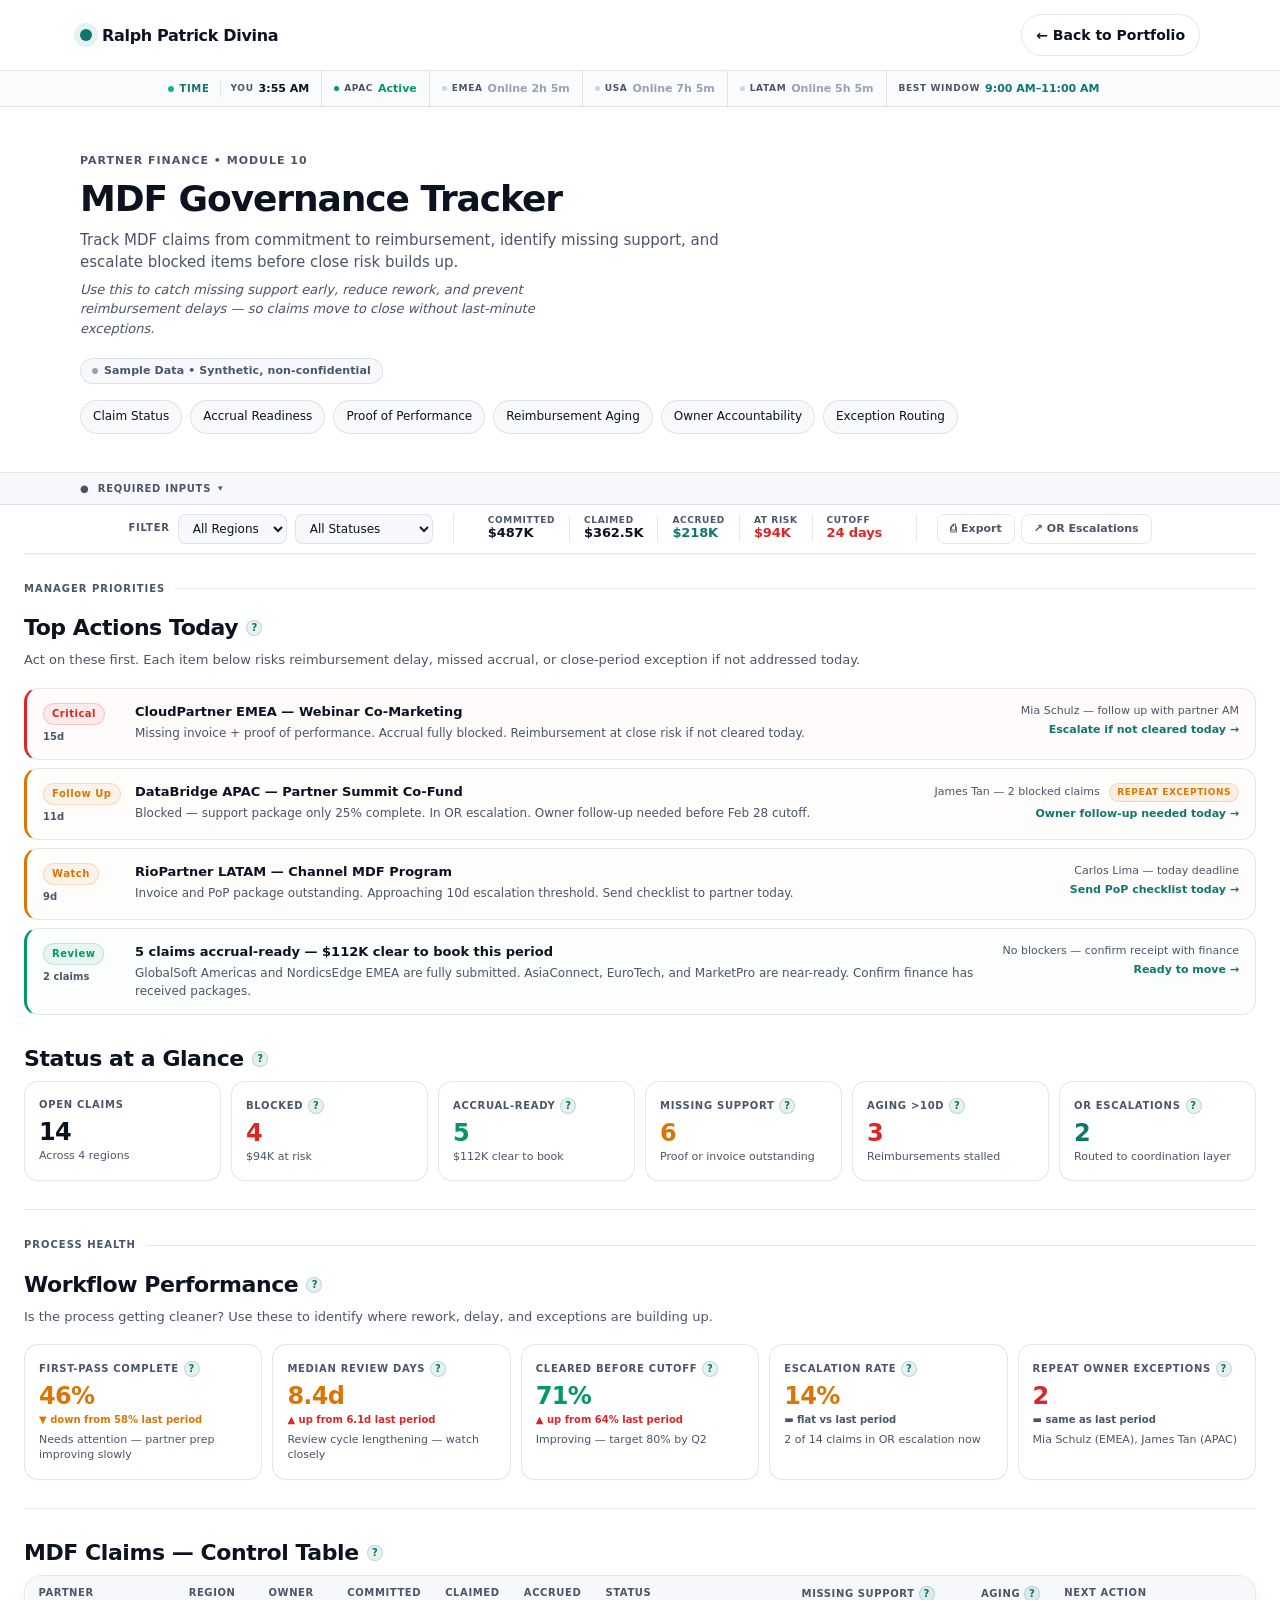
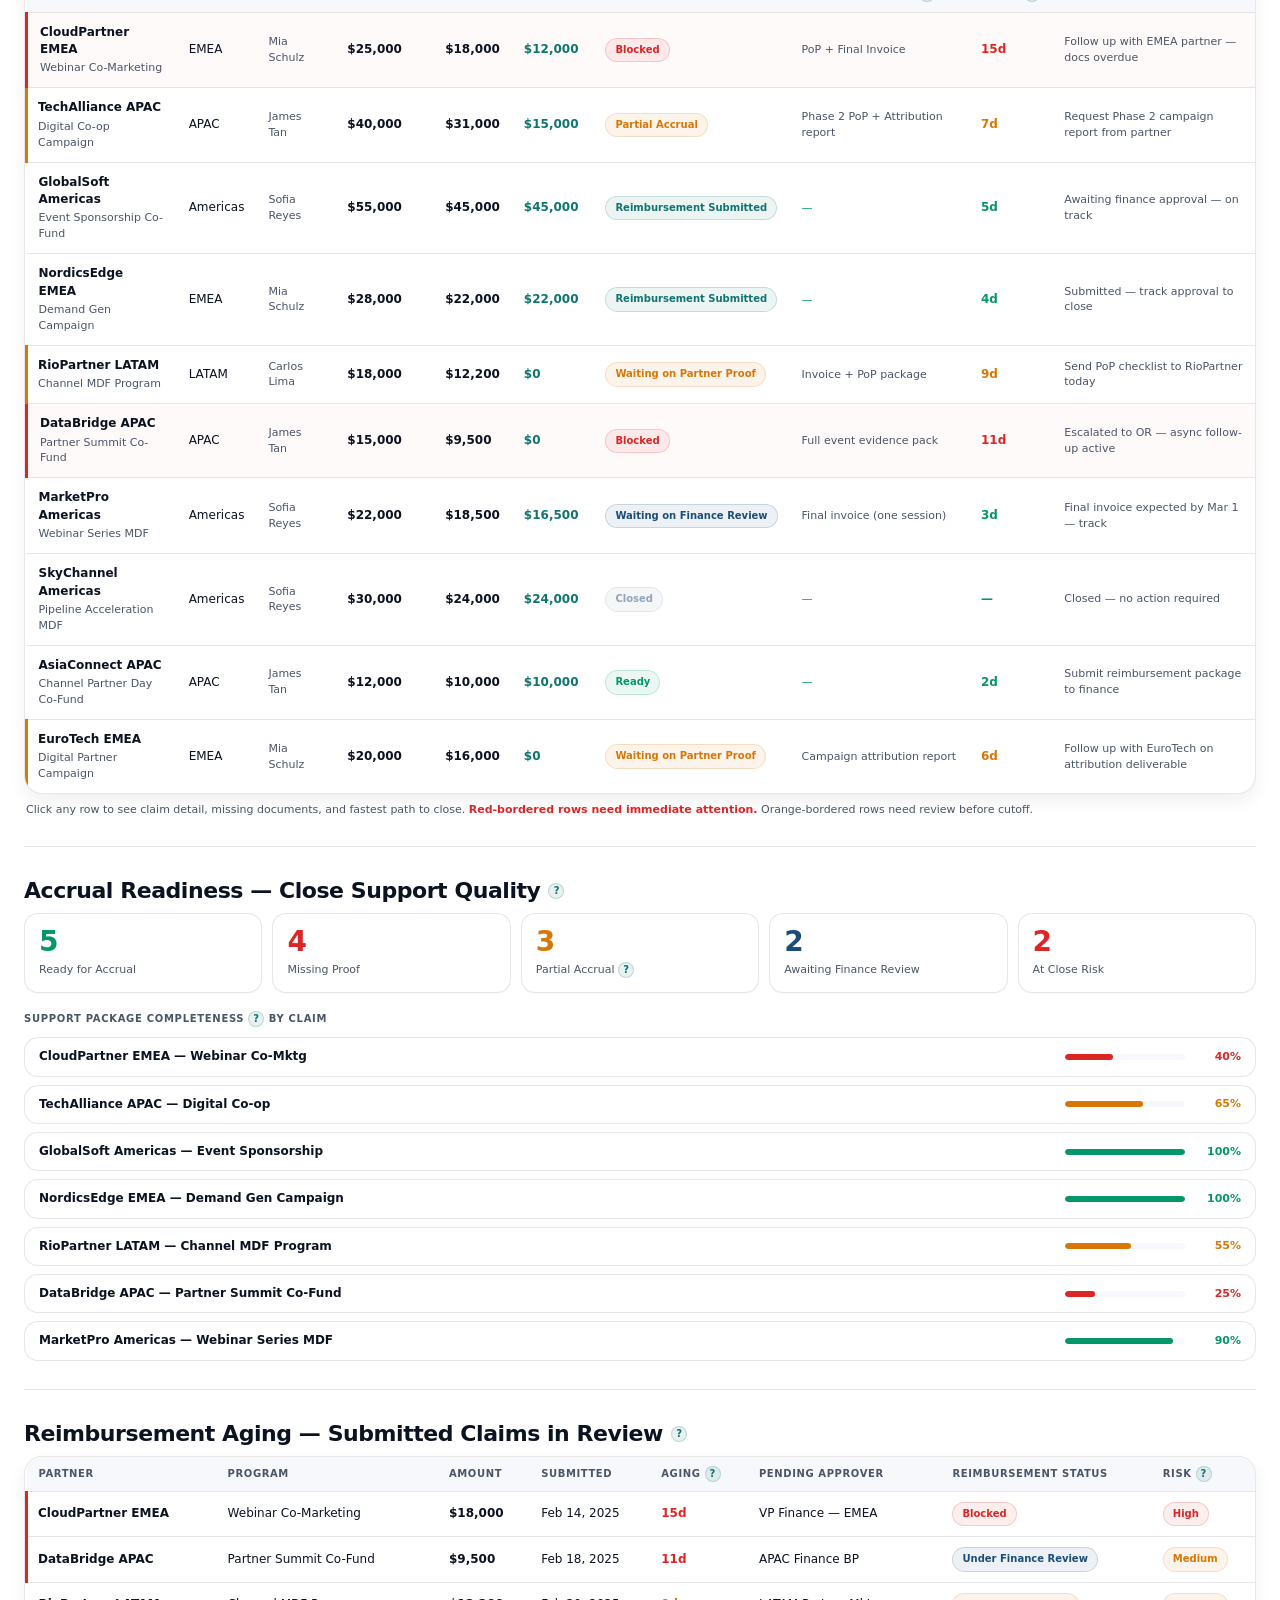
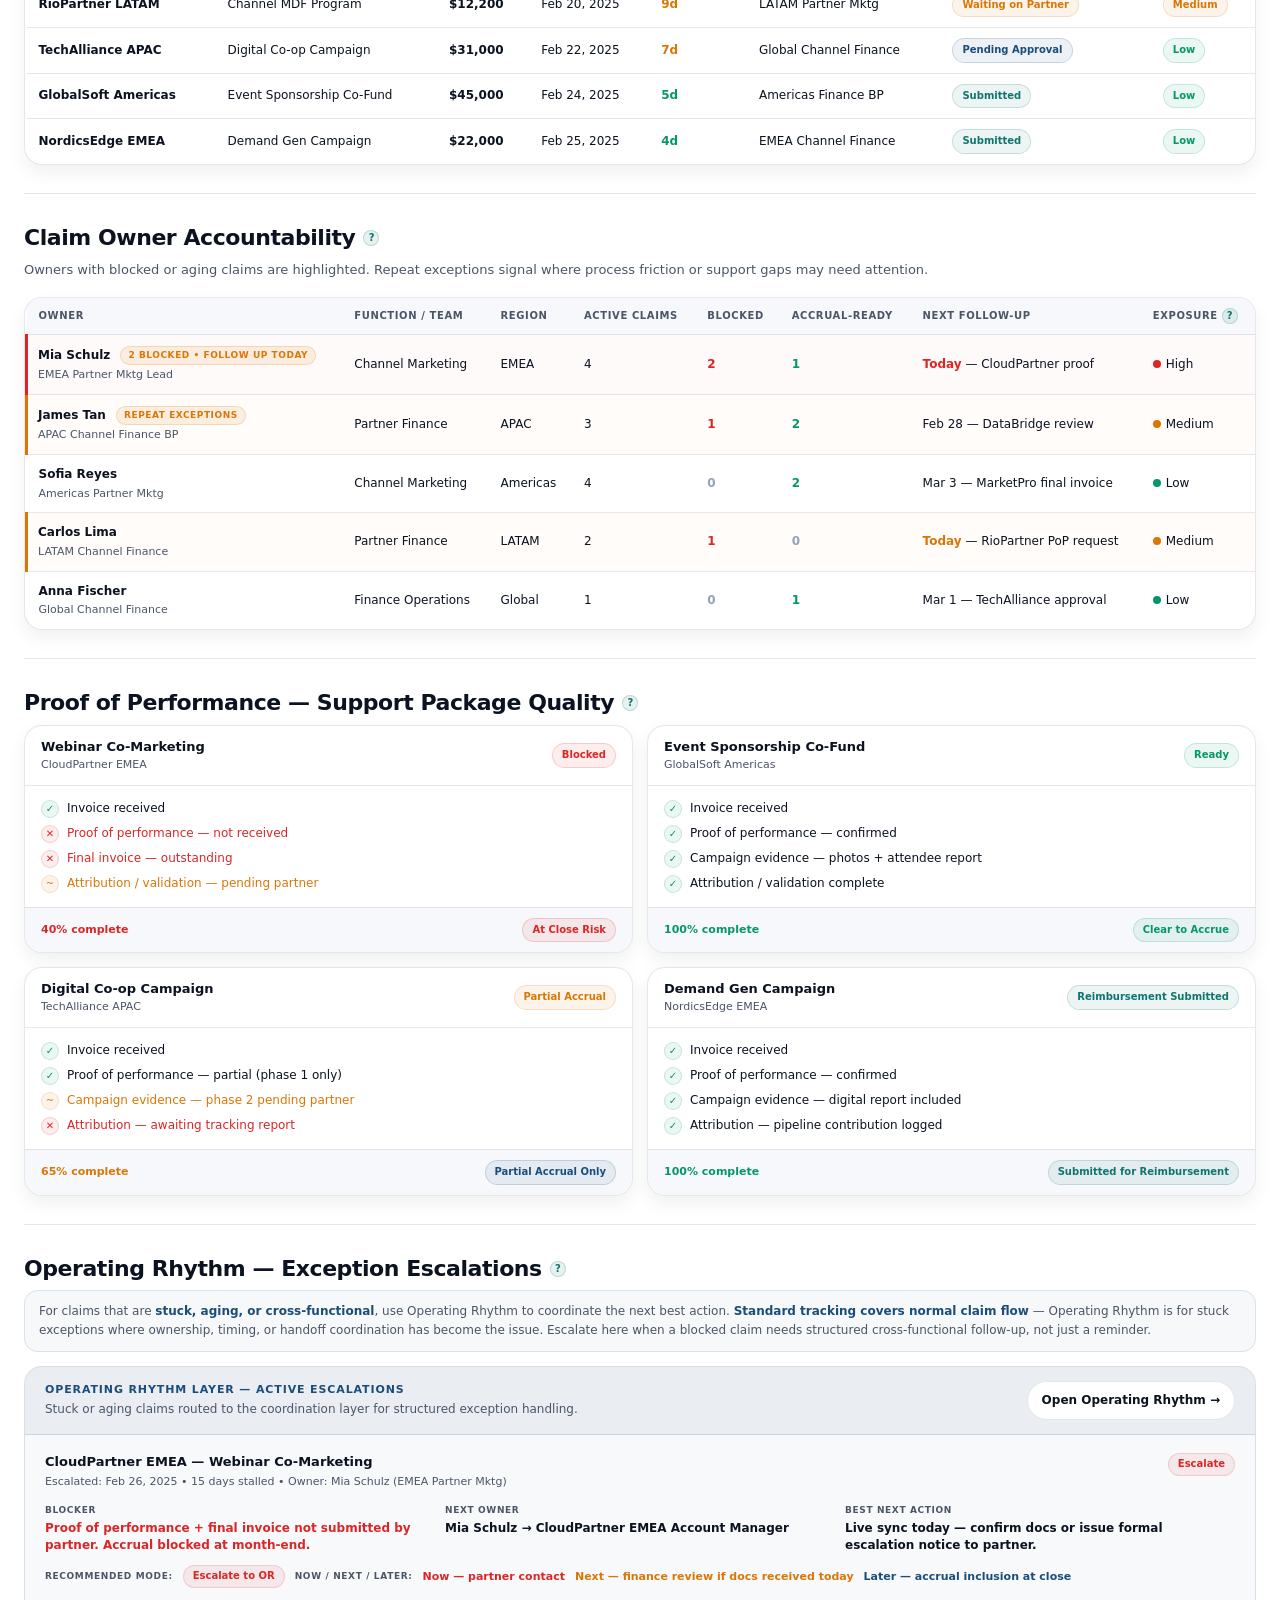
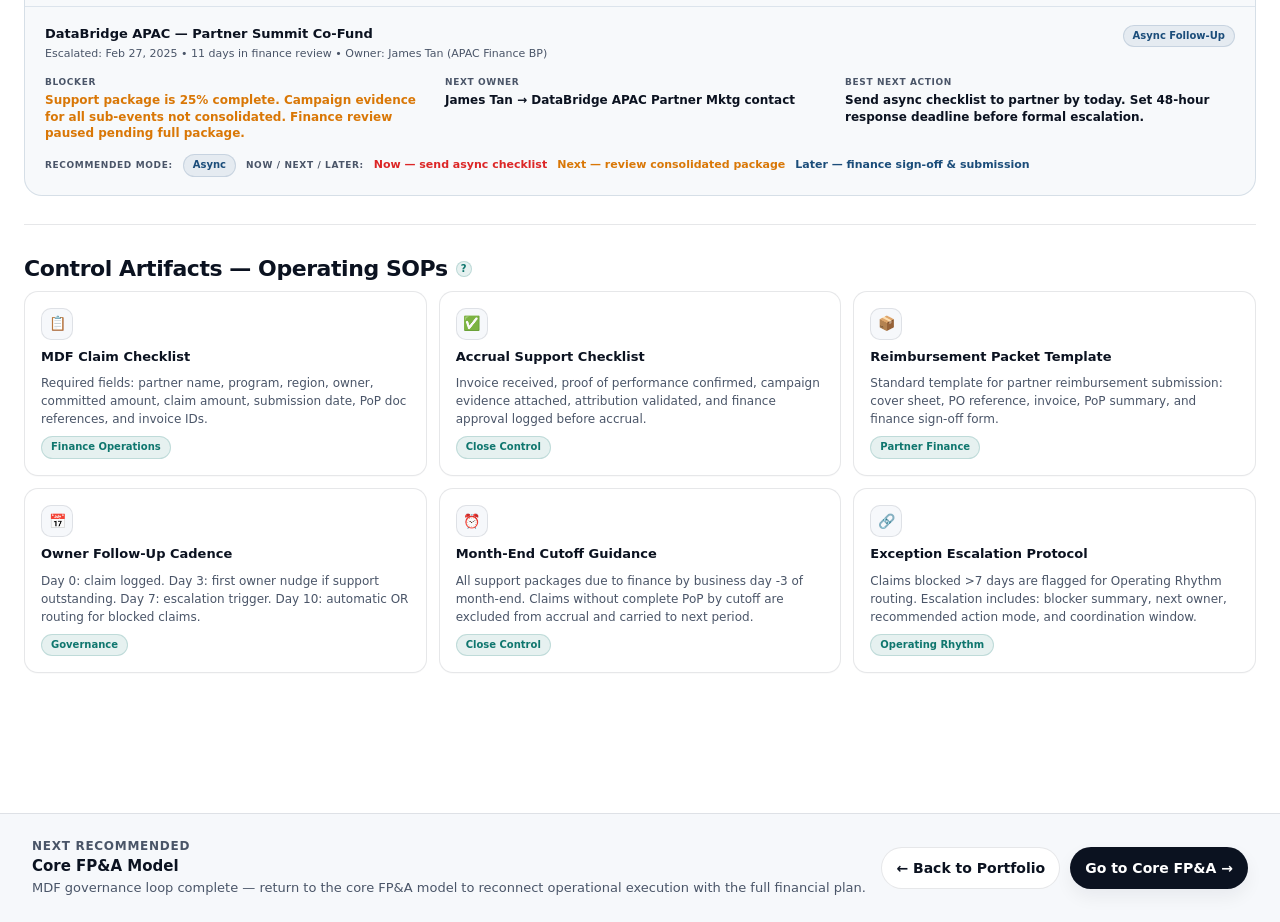
<file: mdf-governance.html>
<!doctype html>
<html lang="en">
<head>
  <link rel="icon" href="favicon.ico" sizes="any">
  <link rel="icon" type="image/svg+xml" href="favicon.svg">
  <link rel="icon" type="image/png" sizes="32x32" href="favicon-32x32.png">
  <link rel="icon" type="image/png" sizes="48x48" href="favicon-48x48.png">
  <link rel="apple-touch-icon" sizes="180x180" href="apple-touch-icon.png">
  <meta charset="utf-8" />
  <meta name="viewport" content="width=device-width, initial-scale=1" />
  <meta name="description" content="MDF Governance Tracker — Track MDF claims from commitment to reimbursement, identify missing support, and escalate blocked items before close risk builds up." />
  <meta name="theme-color" content="#0B1220" />
  <title>MDF Governance Tracker — Ralph Patrick Divina</title>
  <link rel="stylesheet" href="style.css" />

  <style>
    :root {
      --c-healthy:#059669; --c-healthy-bg:rgba(5,150,105,0.08);
      --c-watch:#d97706;   --c-watch-bg:rgba(217,119,6,0.08);
      --c-risk:#dc2626;    --c-risk-bg:rgba(220,38,38,0.08);
      --c-stalled:#94a3b8; --c-stalled-bg:rgba(148,163,184,0.10);
      --c-info:#1b4d7a;    --c-info-bg:rgba(27,77,122,0.08);
    }
    /* Ticker */
    .tz-live-dot{display:inline-block;width:6px;height:6px;border-radius:50%;background:#10b981;box-shadow:0 0 0 0 rgba(16,185,129,.4);animation:tzPulse 2.4s ease-in-out infinite;flex-shrink:0}
    @keyframes tzPulse{0%{box-shadow:0 0 0 0 rgba(16,185,129,.4)}60%{box-shadow:0 0 0 5px rgba(16,185,129,0)}100%{box-shadow:0 0 0 0 rgba(16,185,129,0)}}
    .tz-ticker{position:sticky;top:var(--nav-h,56px);z-index:89;background:rgba(250,251,252,.96);backdrop-filter:blur(8px);-webkit-backdrop-filter:blur(8px);border-bottom:1px solid var(--border);height:36px;display:flex;align-items:center;opacity:0;pointer-events:none;transform:translateY(-4px);transition:opacity 220ms ease,transform 220ms ease}
    .tz-ticker.tz-ticker--visible{opacity:1;pointer-events:auto;transform:translateY(0)}
    .tz-ticker-inner{max-width:1120px;width:100%;margin:0 auto;padding:0 24px;display:flex;align-items:center;justify-content:center;overflow:hidden}
    .tz-ticker-brand{display:inline-flex;align-items:center;gap:5px;font-size:10px;font-weight:750;letter-spacing:.07em;text-transform:uppercase;color:var(--accent);text-decoration:none;flex-shrink:0;padding-right:10px}
    .tz-ticker-brand:hover{opacity:.75}
    .tz-ticker-divider{width:1px;height:16px;background:var(--border);flex-shrink:0;margin-right:10px}
    .tz-ticker-items{display:flex;align-items:center;overflow-x:auto;scrollbar-width:none;-ms-overflow-style:none;min-width:0}
    .tz-ticker-items::-webkit-scrollbar{display:none}
    .tz-ticker-item{display:inline-flex;align-items:center;gap:5px;padding:0 12px;height:36px;font-size:11px;flex-shrink:0;border-right:1px solid var(--border);white-space:nowrap}
    .tz-ticker-item:first-child{padding-left:0}.tz-ticker-item:last-child{border-right:none}
    .tz-ticker-item-label{font-size:9px;font-weight:700;letter-spacing:.07em;text-transform:uppercase;color:var(--muted)}
    .tz-ticker-item-value{font-size:11px;font-weight:620;color:var(--text);font-variant-numeric:tabular-nums}
    .tz-ticker-item-value.tk-active{color:#059669;font-weight:700}.tz-ticker-item-value.tk-ending{color:#d97706;font-weight:700}.tz-ticker-item-value.tk-offline{color:#94a3b8}.tz-ticker-item-value.tk-window{color:var(--accent);font-weight:680}
    .tz-ticker-dot{width:5px;height:5px;border-radius:50%;flex-shrink:0}
    .tz-ticker-dot.tk-active{background:#059669}.tz-ticker-dot.tk-ending{background:#d97706}.tz-ticker-dot.tk-offline{background:#cbd5e1}
    @media(max-width:640px){.tz-ticker-inner{padding:0 12px}.tz-ticker-item{padding:0 9px}}
    /* Section rhythm */
    .mdf-section{padding:28px 0;border-bottom:1px solid var(--border)}
    .mdf-section:last-child{border-bottom:none}
    .mdf-section-label{font-size:10px;font-weight:800;letter-spacing:0.10em;text-transform:uppercase;color:var(--muted);margin-bottom:16px;display:flex;align-items:center;gap:10px}
    .mdf-section-label::after{content:'';flex:1;height:1px;background:var(--border)}
    /* Section title — matches operations-spend module-section-title */
    .mdf-section-title{font-size:22px;font-weight:700;letter-spacing:-0.02em;margin-bottom:6px;display:flex;align-items:center;gap:8px;color:var(--text)}
    .mdf-section-desc{font-size:13px;color:var(--muted);margin:0 0 18px;line-height:1.5;}
    /* How to use */
    .mdf-how-strip{background:var(--bg-muted);border-bottom:1px solid var(--border);padding:14px 0;overflow:hidden}
    .mdf-how-inner{width:min(var(--max),calc(100% - 48px));margin:0 auto;display:flex;align-items:flex-start;gap:20px;flex-wrap:nowrap}
    .mdf-how-label{font-size:10px;font-weight:800;letter-spacing:0.09em;text-transform:uppercase;color:var(--muted);flex-shrink:0;padding-top:8px;white-space:nowrap}
    .mdf-how-steps{display:flex;gap:0;flex-wrap:nowrap;overflow-x:auto;scrollbar-width:none;flex:1;min-width:0}
    .mdf-how-steps::-webkit-scrollbar{display:none}
    .mdf-how-step{display:flex;align-items:flex-start;gap:8px;padding:4px 16px;border-right:1px solid var(--border);white-space:normal;flex:1;min-width:160px}
    .mdf-how-step:first-child{padding-left:0}
    .mdf-how-step:last-child{border-right:none}
    .mdf-how-num{width:18px;height:18px;border-radius:50%;background:var(--accent-soft);color:var(--accent);font-size:10px;font-weight:800;display:grid;place-items:center;flex-shrink:0;margin-top:1px;border:1px solid rgba(15,118,110,0.18)}
    .mdf-how-text{font-size:12px;color:var(--muted);line-height:1.45}
    .mdf-how-text strong{color:var(--text);font-weight:700}
    /* Data needed collapsed */
    .data-needed-toggle{display:inline-flex;align-items:center;gap:7px;font-size:10px;font-weight:700;letter-spacing:0.07em;text-transform:uppercase;color:var(--muted);cursor:pointer;background:none;border:none;font-family:inherit;padding:0;transition:color 140ms}
    .data-needed-toggle:hover{color:var(--text)}
    .data-needed-toggle-arrow{font-size:9px;transition:transform 200ms ease}
    .data-needed-toggle[aria-expanded="true"] .data-needed-toggle-arrow{transform:rotate(180deg)}
    .data-needed-collapsed{background:var(--bg-muted);border-bottom:1px solid var(--border);padding:10px 0}
    .data-needed-collapsed-inner{width:min(var(--max),calc(100% - 48px));margin:0 auto;display:flex;align-items:flex-start;gap:14px;flex-direction:column}
    .data-needed-body{display:none;padding-top:6px}
    .data-needed-body.open{display:block}
    .data-needed-grid{display:flex;flex-wrap:wrap;gap:8px}
    .data-needed-item{display:flex;align-items:center;gap:8px;padding:6px 10px;background:white;border:1px solid var(--border);border-radius:var(--radius-sm);font-size:12px}
    .data-needed-icon{width:26px;height:26px;border-radius:8px;display:grid;place-items:center;flex-shrink:0}
    .data-needed-name{font-weight:650;color:var(--text)}
    .data-needed-desc{font-size:11px;color:var(--muted);margin-top:1px}
    /* KPI strip */
    .mdf-kpi-strip{display:grid;grid-template-columns:repeat(6,1fr);gap:10px}
    .mdf-kpi-card{padding:16px 14px;background:white;border:1px solid var(--border);border-radius:var(--radius-sm);box-shadow:0 1px 0 rgba(11,18,32,0.02);position:relative}
    .mdf-kpi-label{font-size:10px;font-weight:700;letter-spacing:0.07em;text-transform:uppercase;color:var(--muted);margin-bottom:7px;display:flex;align-items:center;gap:5px}
    .mdf-kpi-value{font-size:24px;font-weight:760;letter-spacing:-0.03em;line-height:1;margin-bottom:4px}
    .mdf-kpi-sub{font-size:11px;color:var(--muted);line-height:1.4}
    .mdf-kpi-card.is-risk .mdf-kpi-value{color:var(--c-risk)}
    .mdf-kpi-card.is-watch .mdf-kpi-value{color:var(--c-watch)}
    .mdf-kpi-card.is-healthy .mdf-kpi-value{color:var(--c-healthy)}
    .mdf-kpi-card.is-accent .mdf-kpi-value{color:var(--accent)}
    /* Tooltips */
    /* ── Kill CSS-based tooltips (clip inside overflow) ── */
    .mdf-tt-bubble{display:none!important}
    /* ── Body-level #tt-root tooltip (injected by JS) ── */
    #tt-root{position:fixed;z-index:99999;pointer-events:none;padding:9px 13px;background:rgba(11,18,32,0.95);color:#f0f4f8;font-size:12px;font-weight:400;line-height:1.55;border-radius:9px;white-space:normal;width:270px;max-width:calc(100vw - 24px);box-shadow:0 4px 18px rgba(0,0,0,0.28);text-align:left;opacity:0;transition:opacity 120ms ease;}
    #tt-root.tt-visible{opacity:1}
    /* ── help-icon badge ── */
    .help-icon{display:inline-flex;align-items:center;justify-content:center;width:16px;height:16px;border-radius:50%;background:rgba(15,118,110,0.10);border:1px solid rgba(15,118,110,0.20);color:var(--accent);font-size:10px;font-weight:700;cursor:help;flex-shrink:0;position:static;}
    .help-icon::before{content:'?';line-height:1}
    /* ── keep .mdf-tt visual but kill bubble ── */
    .mdf-tt{display:inline-flex;align-items:center;gap:3px;cursor:help}
    .mdf-tt-icon{width:13px;height:13px;border-radius:50%;background:var(--bg-muted);border:1px solid var(--border);display:inline-grid;place-items:center;font-size:8px;font-weight:800;color:var(--muted);flex-shrink:0;font-style:normal;line-height:1}
    /* Claims table */
    .mdf-table-wrap{background:white;border:1px solid var(--border);border-radius:var(--radius);box-shadow:var(--shadow-soft);overflow:hidden}
    .mdf-table{width:100%;border-collapse:collapse}
    .mdf-table thead th{background:var(--bg-muted);padding:10px 12px;text-align:left;font-size:10px;font-weight:700;text-transform:uppercase;letter-spacing:0.06em;color:var(--muted);border-bottom:1px solid var(--border);white-space:nowrap}
    .mdf-table tbody td{padding:11px 12px;border-bottom:1px solid var(--border);font-size:12px;vertical-align:middle}
    .mdf-table tbody tr:last-child td{border-bottom:none}
    .mdf-table tbody tr{cursor:pointer;transition:background 120ms ease}
    .mdf-table tbody tr:hover{background:rgba(15,118,110,0.035)}
    .mdf-table tbody tr.is-selected{background:rgba(15,118,110,0.07)}
    .mdf-table tbody tr.row-blocked{border-left:3px solid var(--c-risk)}
    .mdf-table tbody tr.row-blocked td:first-child{padding-left:10px}
    .mdf-table tbody tr.row-watch{border-left:3px solid var(--c-watch)}
    .mdf-table tbody tr.row-watch td:first-child{padding-left:10px}
    .mdf-table tbody tr.row-escalated{border-left:3px solid var(--c-risk);background:rgba(220,38,38,0.025)}
    .mdf-table tbody tr.row-escalated:hover{background:rgba(220,38,38,0.05)}
    .claim-partner{font-weight:650;color:var(--text)}
    .claim-program{font-size:11px;color:var(--muted);margin-top:2px}
    .claim-amount{font-variant-numeric:tabular-nums;font-weight:600}
    .claim-aging{font-variant-numeric:tabular-nums}
    .aging-ok{color:var(--c-healthy);font-weight:600}
    .aging-watch{color:var(--c-watch);font-weight:600}
    .aging-risk{color:var(--c-risk);font-weight:700}
    /* Status chips */
    .status-chip{display:inline-flex;align-items:center;gap:4px;font-size:10px;font-weight:700;padding:4px 9px;border-radius:999px;border:1px solid transparent;white-space:nowrap}
    .s-ready{background:var(--c-healthy-bg);color:var(--c-healthy);border-color:rgba(5,150,105,0.18)}
    .s-blocked{background:var(--c-risk-bg);color:var(--c-risk);border-color:rgba(220,38,38,0.18)}
    .s-waiting-p{background:var(--c-watch-bg);color:var(--c-watch);border-color:rgba(217,119,6,0.18)}
    .s-waiting-f{background:var(--c-info-bg);color:var(--c-info);border-color:rgba(27,77,122,0.18)}
    .s-partial{background:var(--c-watch-bg);color:var(--c-watch);border-color:rgba(217,119,6,0.18)}
    .s-submitted{background:rgba(15,118,110,0.08);color:var(--accent);border-color:rgba(15,118,110,0.18)}
    .s-closed{background:var(--c-stalled-bg);color:var(--c-stalled);border-color:rgba(148,163,184,0.20)}
    .s-pending{background:var(--c-info-bg);color:var(--c-info);border-color:rgba(27,77,122,0.18)}
    /* ── Full-width layout (replaces sidebar grid) ── */
    .module-layout-full{max-width:1400px;margin:0 auto;padding:0 24px 48px}
    /* ── Inline control bar ── */
    .mdf-control-bar{background:white;border-bottom:1px solid var(--border);position:sticky;top:calc(var(--nav-h,56px) + 36px);z-index:80;box-shadow:0 1px 0 rgba(11,18,32,0.04)}
    .mdf-control-bar-inner{max-width:1400px;margin:0 auto;padding:0 24px;display:flex;align-items:center;justify-content:center;gap:0;height:48px;overflow-x:auto;scrollbar-width:none}
    .mdf-control-bar-inner::-webkit-scrollbar{display:none}
    .mdf-control-filters{display:flex;align-items:center;gap:8px;padding-right:20px;border-right:1px solid var(--border);flex-shrink:0}
    .mdf-control-label{font-size:10px;font-weight:800;letter-spacing:0.08em;text-transform:uppercase;color:var(--muted);white-space:nowrap}
    .mdf-control-select{padding:5px 10px;border:1px solid var(--border);border-radius:8px;font-size:12px;font-family:inherit;background:var(--bg-muted);color:var(--text);cursor:pointer;height:30px}
    .mdf-control-summary{display:flex;align-items:center;padding:0 20px;gap:0;border-right:1px solid var(--border);flex-shrink:0}
    .mdf-control-stat{display:flex;flex-direction:column;align-items:flex-start;padding:0 14px;border-right:1px solid var(--border)}
    .mdf-control-stat:last-child{border-right:none}
    .mdf-control-stat-label{font-size:9px;font-weight:700;letter-spacing:0.07em;text-transform:uppercase;color:var(--muted);line-height:1}
    .mdf-control-stat-value{font-size:13px;font-weight:760;letter-spacing:-0.01em;color:var(--text);font-variant-numeric:tabular-nums;line-height:1.3}
    .mdf-control-actions{display:flex;align-items:center;gap:6px;padding-left:20px;flex-shrink:0}
    .mdf-control-btn{display:inline-flex;align-items:center;gap:5px;font-size:11px;font-weight:700;color:var(--muted);background:none;border:1px solid var(--border);border-radius:8px;padding:5px 12px;cursor:pointer;font-family:inherit;height:30px;transition:all 120ms ease;white-space:nowrap}
    .mdf-control-btn:hover{color:var(--text);border-color:rgba(12,23,45,0.22);background:var(--bg-muted)}
    /* ── Floating detail modal ── */
    .mdf-modal-backdrop{position:fixed;inset:0;background:rgba(11,18,32,0.35);backdrop-filter:blur(2px);-webkit-backdrop-filter:blur(2px);z-index:900;opacity:0;pointer-events:none;transition:opacity 180ms ease}
    .mdf-modal-backdrop.is-visible{opacity:1;pointer-events:auto}
    .mdf-modal{position:fixed;top:50%;left:50%;transform:translate(-50%,-44%);z-index:901;width:min(780px,calc(100vw - 32px));max-height:calc(100vh - 80px);overflow-y:auto;background:white;border-radius:var(--radius);box-shadow:0 20px 60px rgba(11,18,32,0.22),0 0 0 1px rgba(11,18,32,0.08);opacity:0;pointer-events:none;transition:opacity 200ms ease,transform 200ms ease;scrollbar-width:thin}
    .mdf-modal.is-visible{opacity:1;pointer-events:auto;transform:translate(-50%,-50%)}
    .mdf-modal.is-clean{box-shadow:0 20px 60px rgba(11,18,32,0.18),0 0 0 1px rgba(15,118,110,0.22)}
    .mdf-modal-head{padding:14px 20px;background:rgba(220,38,38,0.04);border-bottom:1px solid rgba(220,38,38,0.12);display:flex;align-items:center;justify-content:space-between;gap:10px;position:sticky;top:0;z-index:2;border-radius:var(--radius) var(--radius) 0 0}
    .mdf-modal.is-clean .mdf-modal-head{background:rgba(15,118,110,0.04);border-bottom-color:rgba(15,118,110,0.12)}
    .mdf-modal-head-left{display:flex;align-items:center;gap:8px}
    /* Detail panel */
    .mdf-detail-panel{display:none}
    .mdf-detail-panel.is-visible{display:none}
    .mdf-detail-head{padding:13px 20px;background:rgba(220,38,38,0.04);border-bottom:1px solid rgba(220,38,38,0.12);display:flex;align-items:center;justify-content:space-between;gap:10px}
    .mdf-detail-panel.is-clean .mdf-detail-head{background:rgba(15,118,110,0.04);border-bottom-color:rgba(15,118,110,0.12)}
    .mdf-detail-head-left{display:flex;align-items:center;gap:10px}
    .mdf-detail-pulse{width:8px;height:8px;border-radius:50%;background:var(--c-risk);flex-shrink:0;animation:mdf-pulse 2s ease-in-out infinite}
    .mdf-detail-panel.is-clean .mdf-detail-pulse{background:var(--c-healthy);animation:none}
    @keyframes mdf-pulse{0%,100%{box-shadow:0 0 0 0 rgba(220,38,38,0.3)}50%{box-shadow:0 0 0 5px rgba(220,38,38,0)}}
    .mdf-detail-head-title{font-size:11px;font-weight:800;letter-spacing:0.08em;text-transform:uppercase;color:var(--c-risk)}
    .mdf-detail-panel.is-clean .mdf-detail-head-title{color:var(--c-healthy)}
    .mdf-detail-close{background:none;border:none;font-size:16px;color:var(--muted);cursor:pointer;padding:4px 8px;border-radius:6px;line-height:1}
    .mdf-detail-close:hover{background:rgba(11,18,32,0.06);color:var(--text)}
    .mdf-detail-body{display:grid;grid-template-columns:1fr 1fr}
    .mdf-detail-cell{padding:16px 20px;border-right:1px solid var(--border);border-bottom:1px solid var(--border)}
    .mdf-detail-cell:nth-child(even){border-right:none}
    .mdf-detail-cell.full{grid-column:1/-1;border-right:none;border-bottom:none}
    .mdf-detail-cell.full-border{grid-column:1/-1;border-right:none}
    .mdf-detail-cell-label{font-size:9px;font-weight:800;letter-spacing:0.08em;text-transform:uppercase;color:var(--muted);margin-bottom:6px}
    .mdf-detail-cell-value{font-size:13px;font-weight:600;color:var(--text);line-height:1.5}
    .mdf-detail-cell-value.red{color:var(--c-risk)}
    .mdf-detail-cell-value.green{color:var(--c-healthy)}
    .mdf-detail-cell-value.amber{color:var(--c-watch)}
    .mdf-path{font-size:13px;font-weight:600;color:var(--accent);padding:12px 14px;background:rgba(15,118,110,0.05);border-radius:10px;border:1px solid rgba(15,118,110,0.15);margin-top:2px;line-height:1.55}
    /* OR drawer */
    .mdf-or-drawer{background:rgba(27,77,122,0.03);border:1px solid rgba(27,77,122,0.15);border-radius:var(--radius-sm);padding:14px 16px;margin-top:2px}
    .mdf-or-drawer-label{font-size:9px;font-weight:800;letter-spacing:0.09em;text-transform:uppercase;color:var(--c-info);margin-bottom:10px;display:flex;align-items:center;gap:8px}
    .mdf-or-drawer-label::after{content:'';flex:1;height:1px;background:rgba(27,77,122,0.15)}
    .mdf-or-grid{display:grid;grid-template-columns:repeat(3,1fr);gap:10px;margin-bottom:10px}
    .mdf-or-cell{display:flex;flex-direction:column;gap:3px}
    .mdf-or-cell-label{font-size:9px;font-weight:700;letter-spacing:0.07em;text-transform:uppercase;color:var(--muted)}
    .mdf-or-cell-value{font-size:12px;font-weight:650;color:var(--text);line-height:1.4}
    .mdf-or-mode{display:inline-flex;align-items:center;gap:4px;font-size:10px;font-weight:700;padding:3px 9px;border-radius:999px;border:1px solid transparent}
    .mode-escalate{background:rgba(220,38,38,0.08);color:var(--c-risk);border-color:rgba(220,38,38,0.15)}
    .mode-async{background:rgba(27,77,122,0.08);color:var(--c-info);border-color:rgba(27,77,122,0.15)}
    .mode-live{background:var(--c-healthy-bg);color:var(--c-healthy);border-color:rgba(5,150,105,0.18)}
    .mdf-or-escalate-btn{display:inline-flex;align-items:center;gap:7px;font-size:12px;font-weight:700;color:var(--c-info);background:rgba(27,77,122,0.06);border:1px solid rgba(27,77,122,0.18);border-radius:999px;padding:8px 14px;cursor:pointer;transition:all 140ms ease;font-family:var(--font-sans);text-decoration:none}
    .mdf-or-escalate-btn:hover{background:rgba(27,77,122,0.12);box-shadow:0 4px 12px rgba(27,77,122,0.10)}
    /* Accrual */
    .mdf-accrual-grid{display:grid;grid-template-columns:repeat(5,1fr);gap:10px;margin-bottom:18px}
    .mdf-accrual-card{padding:14px;background:white;border:1px solid var(--border);border-radius:var(--radius-sm);box-shadow:0 1px 0 rgba(11,18,32,0.02);display:flex;flex-direction:column;gap:6px}
    .mdf-accrual-count{font-size:28px;font-weight:760;letter-spacing:-0.03em;line-height:1}
    .mdf-accrual-label{font-size:11px;color:var(--muted);line-height:1.4}
    .mdf-accrual-card.is-ready .mdf-accrual-count{color:var(--c-healthy)}
    .mdf-accrual-card.is-missing .mdf-accrual-count{color:var(--c-risk)}
    .mdf-accrual-card.is-partial .mdf-accrual-count{color:var(--c-watch)}
    .mdf-accrual-card.is-review .mdf-accrual-count{color:var(--c-info)}
    .mdf-accrual-card.is-closerisk .mdf-accrual-count{color:var(--c-risk)}
    /* Completeness bars */
    .mdf-completeness-list{display:grid;gap:8px}
    .mdf-comp-row{display:grid;grid-template-columns:1fr 120px 44px;align-items:center;gap:12px;padding:10px 14px;background:white;border:1px solid var(--border);border-radius:var(--radius-sm)}
    .mdf-comp-name{font-size:12px;font-weight:650;color:var(--text)}
    .mdf-comp-bar-wrap{height:6px;background:var(--bg-muted);border-radius:999px;overflow:hidden}
    .mdf-comp-bar{height:100%;border-radius:999px}
    .bar-full{background:var(--c-healthy)}.bar-partial{background:var(--c-watch)}.bar-low{background:var(--c-risk)}
    .mdf-comp-pct{font-size:11px;font-weight:700;text-align:right;font-variant-numeric:tabular-nums}
    .pct-full{color:var(--c-healthy)}.pct-partial{color:var(--c-watch)}.pct-low{color:var(--c-risk)}
    /* Aging table */
    .mdf-aging-table-wrap{background:white;border:1px solid var(--border);border-radius:var(--radius);box-shadow:var(--shadow-soft);overflow:hidden}
    .mdf-aging-table{width:100%;border-collapse:collapse}
    .mdf-aging-table thead th{background:var(--bg-muted);padding:9px 12px;text-align:left;font-size:10px;font-weight:700;text-transform:uppercase;letter-spacing:0.06em;color:var(--muted);border-bottom:1px solid var(--border)}
    .mdf-aging-table tbody td{padding:10px 12px;border-bottom:1px solid var(--border);font-size:12px}
    .mdf-aging-table tbody tr:last-child td{border-bottom:none}
    .mdf-aging-table tbody tr:hover{background:var(--bg-muted)}
    .mdf-aging-table tbody tr.row-aging-risk{border-left:3px solid var(--c-risk)}
    .mdf-aging-table tbody tr.row-aging-risk td:first-child{padding-left:10px}
    /* Owner table */
    .mdf-owner-table-wrap{background:white;border:1px solid var(--border);border-radius:var(--radius);box-shadow:var(--shadow-soft);overflow:hidden}
    .mdf-owner-table{width:100%;border-collapse:collapse}
    .mdf-owner-table thead th{background:var(--bg-muted);padding:10px 12px;text-align:left;font-size:10px;font-weight:700;text-transform:uppercase;letter-spacing:0.06em;color:var(--muted);border-bottom:1px solid var(--border)}
    .mdf-owner-table tbody td{padding:11px 12px;border-bottom:1px solid var(--border);font-size:12px}
    .mdf-owner-table tbody tr:last-child td{border-bottom:none}
    .mdf-owner-table tbody tr:hover{background:var(--bg-muted)}
    .owner-name{font-weight:650;color:var(--text)}.owner-func{font-size:11px;color:var(--muted);margin-top:2px}
    .exposure-dot{display:inline-block;width:8px;height:8px;border-radius:50%;margin-right:5px}
    .exp-high{background:var(--c-risk)}.exp-med{background:var(--c-watch)}.exp-low{background:var(--c-healthy)}
    /* PoP cards */
    .mdf-pop-grid{display:grid;grid-template-columns:repeat(2,1fr);gap:14px}
    .mdf-pop-card{background:white;border:1px solid var(--border);border-radius:var(--radius);box-shadow:var(--shadow-soft);overflow:hidden}
    .mdf-pop-card-head{padding:12px 16px;border-bottom:1px solid var(--border);display:flex;align-items:center;justify-content:space-between;gap:10px}
    .mdf-pop-card-name{font-size:13px;font-weight:700;color:var(--text)}.mdf-pop-card-partner{font-size:11px;color:var(--muted)}
    .mdf-pop-checklist{padding:14px 16px;display:grid;gap:7px}
    .mdf-pop-item{display:flex;align-items:center;gap:8px;font-size:12px}
    .mdf-pop-icon{width:18px;height:18px;border-radius:50%;display:grid;place-items:center;flex-shrink:0;font-size:10px}
    .pop-ok{background:var(--c-healthy-bg);color:var(--c-healthy);border:1px solid rgba(5,150,105,0.18)}
    .pop-mis{background:var(--c-risk-bg);color:var(--c-risk);border:1px solid rgba(220,38,38,0.18)}
    .pop-pen{background:var(--c-watch-bg);color:var(--c-watch);border:1px solid rgba(217,119,6,0.18)}
    .mdf-pop-item-text{color:var(--text);font-weight:520}
    .mdf-pop-item-text.missing{color:var(--c-risk)}.mdf-pop-item-text.pending{color:var(--c-watch)}
    .mdf-pop-footer{padding:10px 16px;background:var(--bg-muted);border-top:1px solid var(--border);display:flex;align-items:center;justify-content:space-between}
    .mdf-pop-completeness{font-size:11px;font-weight:700}
    .comp-full{color:var(--c-healthy)}.comp-partial{color:var(--c-watch)}.comp-low{color:var(--c-risk)}
    /* SOPs */
    .mdf-sop-grid{display:grid;grid-template-columns:repeat(3,1fr);gap:12px}
    .mdf-sop-card{padding:16px;background:white;border:1px solid var(--border);border-radius:var(--radius-sm);box-shadow:0 1px 0 rgba(11,18,32,0.02);display:flex;flex-direction:column;gap:8px;transition:border-color 160ms,box-shadow 160ms}
    .mdf-sop-card:hover{border-color:rgba(15,118,110,0.28);box-shadow:var(--shadow-soft)}
    .mdf-sop-icon{width:32px;height:32px;border-radius:10px;display:grid;place-items:center;background:var(--bg-muted);border:1px solid var(--border);font-size:14px;flex-shrink:0}
    .mdf-sop-title{font-size:13px;font-weight:700;color:var(--text)}
    .mdf-sop-desc{font-size:12px;color:var(--muted);line-height:1.5;flex:1}
    .mdf-sop-chip{display:inline-flex;align-items:center;gap:4px;font-size:10px;font-weight:700;color:var(--accent);background:var(--accent-soft);border:1px solid rgba(15,118,110,0.18);border-radius:999px;padding:3px 9px;align-self:flex-start}
    /* OR intro */
    .mdf-or-intro{font-size:12px;color:var(--muted);line-height:1.55;padding:11px 14px;background:rgba(27,77,122,0.04);border:1px solid rgba(27,77,122,0.12);border-radius:var(--radius-sm);margin-bottom:14px}
    .mdf-or-intro strong{color:var(--c-info);font-weight:700}
    /* Mobile */
    .mobile-controls-btn{display:none;align-items:center;gap:10px;width:100%;padding:12px 16px;background:white;border:1px solid var(--border);border-radius:var(--radius-sm);font-size:14px;font-weight:700;color:var(--text);cursor:pointer;margin-bottom:4px;box-shadow:var(--shadow-soft);transition:all 140ms ease;font-family:var(--font-sans)}
    .mobile-controls-btn:hover{border-color:rgba(12,23,45,0.18);box-shadow:var(--shadow)}
    .mcb-icon{font-size:16px;flex-shrink:0}.mcb-label{flex:1;text-align:left}
    .mcb-chevron{font-size:11px;color:var(--muted);transition:transform 200ms ease}
    .mobile-controls-btn[aria-expanded="true"] .mcb-chevron{transform:rotate(180deg)}
    .demo-data-pill{display:inline-flex;align-items:center;gap:6px;font-size:11px;font-weight:600;color:var(--muted);padding:4px 11px;border-radius:999px;border:1px solid var(--border);background:rgba(246,248,251,0.9);letter-spacing:0.01em;white-space:nowrap;margin-top:10px}
    .demo-data-pill::before{content:'';display:inline-block;width:6px;height:6px;border-radius:50%;background:#94a3b8;flex-shrink:0}
    .chip{font-size:12px;padding:7px 12px;border-radius:999px;border:1px solid var(--border);background:rgba(246,248,251,0.8);color:var(--text)}
    @media(max-width:1024px){.mdf-kpi-strip{grid-template-columns:repeat(3,1fr)}.mdf-accrual-grid{grid-template-columns:repeat(3,1fr)}.mdf-pop-grid{grid-template-columns:1fr}.mdf-sop-grid{grid-template-columns:1fr 1fr}}
    @media(max-width:860px){.module-layout{grid-template-columns:1fr !important;padding:16px !important}.mobile-controls-btn{display:flex}.sidebar{display:none;border-radius:var(--radius-sm);margin-bottom:8px}.sidebar.mobile-open{display:block}.mdf-kpi-strip{grid-template-columns:repeat(2,1fr)}.mdf-or-grid{grid-template-columns:1fr}.mdf-detail-body{grid-template-columns:1fr}.mdf-detail-cell{border-right:none}.mdf-owner-table{font-size:11px}.mdf-owner-table thead th,.mdf-owner-table tbody td{padding:8px 10px}.mdf-sop-grid{grid-template-columns:1fr}.mdf-accrual-grid{grid-template-columns:repeat(2,1fr)}.mdf-how-steps{flex-wrap:wrap}.mdf-how-step{border-right:none;border-bottom:1px solid var(--border);padding:6px 0}.mdf-how-step:last-child{border-bottom:none}}
    @media(max-width:560px){.module-hero{height:auto !important;min-height:260px}.module-title{font-size:26px}.mdf-kpi-strip{grid-template-columns:1fr 1fr}.mdf-comp-row{grid-template-columns:1fr 80px 40px}}
    /* Hero height override — value line adds ~40px over the base 284px */
    .module-hero{height:auto !important;min-height:284px;padding-bottom:36px}
    .module-value-line{font-size:13px;color:var(--muted);margin:6px 0 0;line-height:1.5;max-width:520px;font-style:italic}
    /* ── Section no-bottom-border variant ── */
    .mdf-section--no-bottom-border{border-bottom:none;padding-bottom:0}
    /* ── Top Actions Today panel ── */
    .mdf-actions-list{display:grid;gap:8px}
    .mdf-action-item{display:grid;grid-template-columns:auto 1fr auto;gap:12px;align-items:start;padding:14px 16px;background:white;border:1px solid var(--border);border-radius:var(--radius-sm);border-left:3px solid var(--border);transition:box-shadow 140ms ease}
    .mdf-action-item:hover{box-shadow:var(--shadow-soft)}
    .mdf-action--critical{border-left-color:var(--c-risk);background:rgba(220,38,38,0.015)}
    .mdf-action--high{border-left-color:var(--c-watch);background:rgba(217,119,6,0.012)}
    .mdf-action--watch{border-left-color:var(--c-watch);background:rgba(217,119,6,0.012)}
    .mdf-action--review{border-left-color:var(--c-healthy);background:rgba(5,150,105,0.012)}
    .mdf-action-priority{display:flex;flex-direction:column;align-items:flex-start;gap:5px;flex-shrink:0;min-width:80px}
    .mdf-action-badge{display:inline-flex;align-items:center;font-size:10px;font-weight:700;padding:3px 8px;border-radius:999px;letter-spacing:0.05em;white-space:nowrap}
    .badge-critical{background:var(--c-risk-bg);color:var(--c-risk);border:1px solid rgba(220,38,38,0.18)}
    .badge-high{background:var(--c-watch-bg);color:var(--c-watch);border:1px solid rgba(217,119,6,0.18)}
    .badge-watch{background:var(--c-watch-bg);color:var(--c-watch);border:1px solid rgba(217,119,6,0.18)}
    .badge-review{background:var(--c-healthy-bg);color:var(--c-healthy);border:1px solid rgba(5,150,105,0.18)}
    .mdf-action-aging{font-size:10px;font-weight:700;color:var(--muted);font-variant-numeric:tabular-nums}
    .mdf-action-body{display:flex;flex-direction:column;gap:4px;min-width:0}
    .mdf-action-title{font-size:13px;font-weight:700;color:var(--text)}
    .mdf-action-detail{font-size:12px;color:var(--muted);line-height:1.45}
    .mdf-action-meta{display:flex;flex-direction:column;gap:4px;align-items:flex-end;flex-shrink:0;min-width:130px}
    .mdf-action-owner{font-size:11px;color:var(--muted);text-align:right}
    .mdf-action-directive{font-size:11px;font-weight:700;color:var(--accent);text-align:right;white-space:nowrap}
    /* ── Repeat flag ── */
    .mdf-repeat-flag{display:inline-flex;align-items:center;font-size:9px;font-weight:700;letter-spacing:0.06em;text-transform:uppercase;padding:2px 7px;border-radius:999px;background:rgba(217,119,6,0.10);color:var(--c-watch);border:1px solid rgba(217,119,6,0.20);margin-left:6px;white-space:nowrap}
    .mdf-repeat-flag--inline{vertical-align:middle}
    /* ── Workflow Performance KPIs ── */
    .mdf-wfkpi-strip{display:grid;grid-template-columns:repeat(5,1fr);gap:10px}
    .mdf-wfkpi-card{padding:16px 14px;background:white;border:1px solid var(--border);border-radius:var(--radius-sm);box-shadow:0 1px 0 rgba(11,18,32,0.02);position:relative}
    .mdf-wfkpi-label{font-size:10px;font-weight:700;letter-spacing:0.07em;text-transform:uppercase;color:var(--muted);margin-bottom:7px;display:flex;align-items:center;gap:5px}
    .mdf-wfkpi-value{font-size:24px;font-weight:760;letter-spacing:-0.03em;line-height:1;margin-bottom:5px}
    .mdf-wfkpi--healthy{color:var(--c-healthy)}
    .mdf-wfkpi--watch{color:var(--c-watch)}
    .mdf-wfkpi--risk{color:var(--c-risk)}
    .mdf-wfkpi-trend{font-size:10px;font-weight:600;margin-bottom:4px}
    .mdf-wfkpi-trend--up{color:var(--c-risk)}
    .mdf-wfkpi-trend--down{color:var(--c-watch)}
    .mdf-wfkpi-trend--flat{color:var(--muted)}
    .mdf-wfkpi-sub{font-size:11px;color:var(--muted);line-height:1.4}
    /* ── Owner attention rows ── */
    .owner-row-attention{background:rgba(220,38,38,0.02);border-left:3px solid var(--c-risk)}
    .owner-row-attention td:first-child{padding-left:10px}
    .owner-row-watch{background:rgba(217,119,6,0.02);border-left:3px solid var(--c-watch)}
    .owner-row-watch td:first-child{padding-left:10px}
    /* ── Responsive overrides for new components ── */
    @media(max-width:1024px){.mdf-wfkpi-strip{grid-template-columns:repeat(3,1fr)}}
    @media(max-width:860px){.mdf-action-item{grid-template-columns:1fr;gap:8px}.mdf-action-priority{flex-direction:row;align-items:center}.mdf-action-meta{align-items:flex-start}.mdf-wfkpi-strip{grid-template-columns:repeat(2,1fr)}.mdf-how-inner{flex-wrap:wrap;gap:10px}.mdf-how-steps{flex-wrap:wrap;overflow-x:visible}.mdf-how-step{border-right:none;border-bottom:1px solid var(--border);padding:6px 0;flex:none;min-width:100%}.mdf-how-step:last-child{border-bottom:none}}
    @media(max-width:560px){.mdf-wfkpi-strip{grid-template-columns:1fr 1fr}}
  </style>
</head>
<body>
<a href="#main" class="skip-link">Skip to main content</a>
<header class="site-header" id="top">
  <div class="container">
    <nav class="nav" aria-label="Main navigation">
      <a href="index.html" class="brand">
        <span class="brand-mark" aria-hidden="true"></span>
        Ralph Patrick Divina
      </a>
      <div class="nav-cta">
        <a href="index.html#pick-problem" class="btn btn-ghost">&#8592; Back to Portfolio</a>
      </div>
    </nav>
  </div>
</header>
<div class="tz-ticker tz-ticker--visible" id="tz-ticker" aria-label="Global time coordination summary">
  <div class="tz-ticker-inner">
    <a class="tz-ticker-brand" href="index.html#tz-world" aria-label="Go to Time section">
      <span class="tz-live-dot"></span>
      <span>Time</span>
    </a>
    <div class="tz-ticker-divider"></div>
    <div class="tz-ticker-items" id="tz-ticker-items"></div>
  </div>
</div>
<section class="module-hero">
  <div class="container">
    <div class="module-eyebrow">Partner Finance &bull; Module 10</div>
    <h1 class="module-title">MDF Governance Tracker</h1>
    <p class="module-subtitle">Track MDF claims from commitment to reimbursement, identify missing support, and escalate blocked items before close risk builds up.</p>
    <p class="module-value-line">Use this to catch missing support early, reduce rework, and prevent reimbursement delays &mdash; so claims move to close without last-minute exceptions.</p>
    <div class="module-hero-meta">
      <span class="demo-data-pill">Sample Data &bull; Synthetic, non-confidential</span>
    </div>
    <div class="feature-chips">
      <span class="chip">Claim Status</span>
      <span class="chip">Accrual Readiness</span>
      <span class="chip">Proof of Performance</span>
      <span class="chip">Reimbursement Aging</span>
      <span class="chip">Owner Accountability</span>
      <span class="chip">Exception Routing</span>
    </div>
  </div>
</section>
<div class="data-needed-collapsed">
  <div class="data-needed-collapsed-inner">
    <button class="data-needed-toggle" id="dataNeededToggle" aria-expanded="false" onclick="toggleDataNeeded()">
      <span>&#9679;&nbsp; Required inputs</span>
      <span class="data-needed-toggle-arrow">&#9662;</span>
    </button>
    <div class="data-needed-body" id="dataNeededBody">
      <div class="data-needed-grid">
        <div class="data-needed-item"><div class="data-needed-icon" style="background:#eff6ff;font-size:13px;">&#128203;</div><div><div class="data-needed-name">MDF Claim Register</div><div class="data-needed-desc">Partner, program, amount, status</div></div></div>
        <div class="data-needed-item"><div class="data-needed-icon" style="background:#f0fdf9;font-size:13px;">&#9989;</div><div><div class="data-needed-name">Proof of Performance Docs</div><div class="data-needed-desc">Invoices, campaign evidence, attribution</div></div></div>
        <div class="data-needed-item"><div class="data-needed-icon" style="background:#fef3c7;font-size:13px;">&#128202;</div><div><div class="data-needed-name">Accrual Readiness Flags</div><div class="data-needed-desc">Support completeness by claim</div></div></div>
        <div class="data-needed-item"><div class="data-needed-icon" style="background:#f5f3ff;font-size:13px;">&#128260;</div><div><div class="data-needed-name">Reimbursement Tracker</div><div class="data-needed-desc">Submission dates, approver, status</div></div></div>
        <div class="data-needed-item"><div class="data-needed-icon" style="background:#fdf2f8;font-size:13px;">&#128100;</div><div><div class="data-needed-name">Owner Accountability Map</div><div class="data-needed-desc">Who owns each claim by region and function</div></div></div>
      </div>
    </div>
  </div>
</div>
<main id="main">
  <div class="module-layout-full">
    <!-- INLINE FILTER + SUMMARY BAR -->
    <div class="mdf-control-bar">
      <div class="mdf-control-bar-inner">
        <div class="mdf-control-filters">
          <span class="mdf-control-label">Filter</span>
          <select id="filterRegion" onchange="applyFilters()" class="mdf-control-select">
            <option value="">All Regions</option><option value="EMEA">EMEA</option><option value="APAC">APAC</option><option value="Americas">Americas</option><option value="LATAM">LATAM</option>
          </select>
          <select id="filterStatus" onchange="applyFilters()" class="mdf-control-select">
            <option value="">All Statuses</option><option value="blocked">Blocked</option><option value="ready">Accrual-Ready</option><option value="missing">Missing Support</option><option value="aging">Aging &gt;10d</option>
          </select>
        </div>
        <div class="mdf-control-summary">
          <div class="mdf-control-stat"><span class="mdf-control-stat-label">Committed</span><span class="mdf-control-stat-value">$487K</span></div>
          <div class="mdf-control-stat"><span class="mdf-control-stat-label">Claimed</span><span class="mdf-control-stat-value">$362.5K</span></div>
          <div class="mdf-control-stat"><span class="mdf-control-stat-label">Accrued</span><span class="mdf-control-stat-value" style="color:var(--accent)">$218K</span></div>
          <div class="mdf-control-stat"><span class="mdf-control-stat-label">At Risk</span><span class="mdf-control-stat-value" style="color:var(--c-risk)">$94K</span></div>
          <div class="mdf-control-stat"><span class="mdf-control-stat-label">Cutoff</span><span class="mdf-control-stat-value" id="closeCountdown" style="color:var(--c-risk)">—</span></div>
        </div>
        <div class="mdf-control-actions">
          <button class="mdf-control-btn" onclick="window.print()">&#9113; Export</button>
          <button class="mdf-control-btn" onclick="scrollToSection('mdf-sec-or')">&#8599; OR Escalations</button>
        </div>
      </div>
    </div>
    <div class="main-content" id="mdfContent">
      <!-- TOP ACTIONS TODAY -->
      <div class="mdf-section mdf-section--no-bottom-border" id="mdf-sec-actions">
        <div class="mdf-section-label">Manager Priorities</div>
        <h2 class="mdf-section-title">Top Actions Today <span class="help-icon" data-help="The highest-priority claims needing manager attention right now — blocked, aging, or at close risk. Address these before reviewing the full claims table."></span></h2>
        <div class="mdf-section-desc">Act on these first. Each item below risks reimbursement delay, missed accrual, or close-period exception if not addressed today.</div>
        <div class="mdf-actions-list">
          <div class="mdf-action-item mdf-action--critical">
            <div class="mdf-action-priority">
              <span class="mdf-action-badge badge-critical">Critical</span>
              <span class="mdf-action-aging">15d</span>
            </div>
            <div class="mdf-action-body">
              <div class="mdf-action-title">CloudPartner EMEA &mdash; Webinar Co-Marketing</div>
              <div class="mdf-action-detail">Missing invoice + proof of performance. Accrual fully blocked. Reimbursement at close risk if not cleared today.</div>
            </div>
            <div class="mdf-action-meta">
              <div class="mdf-action-owner">Mia Schulz &mdash; follow up with partner AM</div>
              <div class="mdf-action-directive">Escalate if not cleared today &rarr;</div>
            </div>
          </div>
          <div class="mdf-action-item mdf-action--high">
            <div class="mdf-action-priority">
              <span class="mdf-action-badge badge-high">Follow Up</span>
              <span class="mdf-action-aging">11d</span>
            </div>
            <div class="mdf-action-body">
              <div class="mdf-action-title">DataBridge APAC &mdash; Partner Summit Co-Fund</div>
              <div class="mdf-action-detail">Blocked &mdash; support package only 25% complete. In OR escalation. Owner follow-up needed before Feb&nbsp;28 cutoff.</div>
            </div>
            <div class="mdf-action-meta">
              <div class="mdf-action-owner">James Tan &mdash; 2 blocked claims <span class="mdf-repeat-flag">Repeat exceptions</span></div>
              <div class="mdf-action-directive">Owner follow-up needed today &rarr;</div>
            </div>
          </div>
          <div class="mdf-action-item mdf-action--watch">
            <div class="mdf-action-priority">
              <span class="mdf-action-badge badge-watch">Watch</span>
              <span class="mdf-action-aging">9d</span>
            </div>
            <div class="mdf-action-body">
              <div class="mdf-action-title">RioPartner LATAM &mdash; Channel MDF Program</div>
              <div class="mdf-action-detail">Invoice and PoP package outstanding. Approaching 10d escalation threshold. Send checklist to partner today.</div>
            </div>
            <div class="mdf-action-meta">
              <div class="mdf-action-owner">Carlos Lima &mdash; today deadline</div>
              <div class="mdf-action-directive">Send PoP checklist today &rarr;</div>
            </div>
          </div>
          <div class="mdf-action-item mdf-action--review">
            <div class="mdf-action-priority">
              <span class="mdf-action-badge badge-review">Review</span>
              <span class="mdf-action-aging">2 claims</span>
            </div>
            <div class="mdf-action-body">
              <div class="mdf-action-title">5 claims accrual-ready &mdash; $112K clear to book this period</div>
              <div class="mdf-action-detail">GlobalSoft Americas and NordicsEdge EMEA are fully submitted. AsiaConnect, EuroTech, and MarketPro are near-ready. Confirm finance has received packages.</div>
            </div>
            <div class="mdf-action-meta">
              <div class="mdf-action-owner">No blockers &mdash; confirm receipt with finance</div>
              <div class="mdf-action-directive">Ready to move &rarr;</div>
            </div>
          </div>
        </div>
      </div>
      <!-- STATUS AT A GLANCE -->
      <div class="mdf-section">
        <h2 class="mdf-section-title">Status at a Glance <span class="help-icon" data-help="Live summary of where all MDF claims stand — blocked items, accrual-ready packages, missing support, aging claims, and OR escalations at a single view."></span></h2>
        <div class="mdf-kpi-strip">
          <div class="mdf-kpi-card">
            <div class="mdf-kpi-label">Open Claims</div>
            <div class="mdf-kpi-value">14</div>
            <div class="mdf-kpi-sub">Across 4 regions</div>
          </div>
          <div class="mdf-kpi-card is-risk">
            <div class="mdf-kpi-label">Blocked <span class="help-icon" data-help="Claim has an unresolved blocker preventing accrual or reimbursement from proceeding."></span></div>
            <div class="mdf-kpi-value">4</div>
            <div class="mdf-kpi-sub">$94K at risk</div>
          </div>
          <div class="mdf-kpi-card is-healthy">
            <div class="mdf-kpi-label">Accrual-Ready <span class="help-icon" data-help="Claim has sufficient support to book the current-period accrual."></span></div>
            <div class="mdf-kpi-value">5</div>
            <div class="mdf-kpi-sub">$112K clear to book</div>
          </div>
          <div class="mdf-kpi-card is-watch">
            <div class="mdf-kpi-label">Missing Support <span class="help-icon" data-help="Required claim evidence is still incomplete &mdash; proof of performance, invoice, or attribution report outstanding."></span></div>
            <div class="mdf-kpi-value">6</div>
            <div class="mdf-kpi-sub">Proof or invoice outstanding</div>
          </div>
          <div class="mdf-kpi-card is-risk">
            <div class="mdf-kpi-label">Aging &gt;10d <span class="help-icon" data-help="Claims in review for more than 10 days &mdash; escalation threshold."></span></div>
            <div class="mdf-kpi-value">3</div>
            <div class="mdf-kpi-sub">Reimbursements stalled</div>
          </div>
          <div class="mdf-kpi-card is-accent">
            <div class="mdf-kpi-label">OR Escalations <span class="help-icon" data-help="Claims routed to the Operating Rhythm coordination layer for structured exception handling and owner follow-up."></span></div>
            <div class="mdf-kpi-value">2</div>
            <div class="mdf-kpi-sub">Routed to coordination layer</div>
          </div>
        </div>
      </div>
      <!-- WORKFLOW PERFORMANCE KPIs -->
      <div class="mdf-section" id="mdf-sec-wfkpi">
        <div class="mdf-section-label">Process Health</div>
        <h2 class="mdf-section-title">Workflow Performance <span class="help-icon" data-help="Operational KPIs measuring how cleanly claims move through the process. Use these to track whether the workflow is improving — fewer exceptions, faster reviews, higher first-pass quality."></span></h2>
        <div class="mdf-section-desc">Is the process getting cleaner? Use these to identify where rework, delay, and exceptions are building up.</div>
        <div class="mdf-wfkpi-strip">
          <div class="mdf-wfkpi-card">
            <div class="mdf-wfkpi-label">First-Pass Complete <span class="help-icon" data-help="% of claims submitted with a fully complete support package on first submission. Higher = less rework and fewer finance rejections."></span></div>
            <div class="mdf-wfkpi-value mdf-wfkpi--watch">46%</div>
            <div class="mdf-wfkpi-trend mdf-wfkpi-trend--down">&#9660; down from 58% last period</div>
            <div class="mdf-wfkpi-sub">Needs attention &mdash; partner prep improving slowly</div>
          </div>
          <div class="mdf-wfkpi-card">
            <div class="mdf-wfkpi-label">Median Review Days <span class="help-icon" data-help="Median days from reimbursement submission to finance approval. Track this to see if approvals are accelerating or stalling."></span></div>
            <div class="mdf-wfkpi-value mdf-wfkpi--watch">8.4d</div>
            <div class="mdf-wfkpi-trend mdf-wfkpi-trend--up">&#9650; up from 6.1d last period</div>
            <div class="mdf-wfkpi-sub">Review cycle lengthening &mdash; watch closely</div>
          </div>
          <div class="mdf-wfkpi-card">
            <div class="mdf-wfkpi-label">Cleared Before Cutoff <span class="help-icon" data-help="% of claims fully resolved before month-end cutoff. Low rates mean accrual carries into next period, creating catch-up noise."></span></div>
            <div class="mdf-wfkpi-value mdf-wfkpi--healthy">71%</div>
            <div class="mdf-wfkpi-trend mdf-wfkpi-trend--up">&#9650; up from 64% last period</div>
            <div class="mdf-wfkpi-sub">Improving &mdash; target 80% by Q2</div>
          </div>
          <div class="mdf-wfkpi-card">
            <div class="mdf-wfkpi-label">Escalation Rate <span class="help-icon" data-help="% of claims that required Operating Rhythm escalation due to blockers or stalled ownership. Lower = healthier workflow."></span></div>
            <div class="mdf-wfkpi-value mdf-wfkpi--watch">14%</div>
            <div class="mdf-wfkpi-trend mdf-wfkpi-trend--flat">&#9644; flat vs last period</div>
            <div class="mdf-wfkpi-sub">2 of 14 claims in OR escalation now</div>
          </div>
          <div class="mdf-wfkpi-card">
            <div class="mdf-wfkpi-label">Repeat Owner Exceptions <span class="help-icon" data-help="Owners with 2+ blocked or exception claims this period. Useful signal for where coaching, tooling, or process support is needed."></span></div>
            <div class="mdf-wfkpi-value mdf-wfkpi--risk">2</div>
            <div class="mdf-wfkpi-trend mdf-wfkpi-trend--flat">&#9644; same as last period</div>
            <div class="mdf-wfkpi-sub">Mia Schulz (EMEA), James Tan (APAC)</div>
          </div>
        </div>
      </div>
      <!-- CLAIMS CONTROL TABLE -->
      <div class="mdf-section" id="mdf-sec-table">
        <h2 class="mdf-section-title">MDF Claims &mdash; Control Table <span class="help-icon" data-help="Full register of active MDF claims. Click any row to see the blocker detail, missing documents, next owner, and fastest path to close."></span></h2>
        <div class="mdf-table-wrap">
          <table class="mdf-table" id="claimsTable" aria-label="MDF Claims Control Table">
            <thead>
              <tr>
                <th>Partner</th>
                <th>Region</th>
                <th>Owner</th>
                <th>Committed</th>
                <th>Claimed</th>
                <th>Accrued</th>
                <th>Status</th>
                <th>Missing Support <span class="help-icon" data-help="Required claim evidence that is still outstanding."></span></th>
                <th>Aging <span class="help-icon" data-help="Days since claim was submitted or blocker first identified. &gt;10d triggers escalation review."></span></th>
                <th>Next Action</th>
              </tr>
            </thead>
            <tbody id="claimsTbody"></tbody>
          </table>
        </div>
        <div style="font-size:11px;color:var(--muted);margin-top:8px;padding-left:2px;">Click any row to see claim detail, missing documents, and fastest path to close. <strong style="color:var(--c-risk);">Red-bordered rows need immediate attention.</strong> Orange-bordered rows need review before cutoff.</div>
      </div>
      <div class="mdf-section" id="mdf-sec-accrual">
        <h2 class="mdf-section-title">Accrual Readiness &mdash; Close Support Quality <span class="help-icon" data-help="Accrual-Ready: claim has enough support to book the accrual. Partial: some support received but package incomplete. Blocked: accrual cannot proceed until missing documents are received."></span></h2>
        <div class="mdf-accrual-grid">
          <div class="mdf-accrual-card is-ready"><div class="mdf-accrual-count">5</div><div class="mdf-accrual-label">Ready for Accrual</div></div>
          <div class="mdf-accrual-card is-missing"><div class="mdf-accrual-count">4</div><div class="mdf-accrual-label">Missing Proof</div></div>
          <div class="mdf-accrual-card is-partial"><div class="mdf-accrual-count">3</div><div class="mdf-accrual-label">Partial Accrual <span class="help-icon" data-help="Some supporting documentation received. Only the documented portion can be accrued this period."></span></div></div>
          <div class="mdf-accrual-card is-review"><div class="mdf-accrual-count">2</div><div class="mdf-accrual-label">Awaiting Finance Review</div></div>
          <div class="mdf-accrual-card is-closerisk"><div class="mdf-accrual-count">2</div><div class="mdf-accrual-label">At Close Risk</div></div>
        </div>
        <div style="margin-top:16px;">
          <div style="font-size:10px;font-weight:700;letter-spacing:0.07em;text-transform:uppercase;color:var(--muted);margin-bottom:10px;">Support package completeness <span class="help-icon" data-help="Proof of Performance: evidence the funded activity was delivered &mdash; invoices, campaign reports, attendance data, attribution."></span> by claim</div>
          <div class="mdf-completeness-list">
            <div class="mdf-comp-row"><span class="mdf-comp-name">CloudPartner EMEA &mdash; Webinar Co-Mktg</span><div class="mdf-comp-bar-wrap"><div class="mdf-comp-bar bar-low" style="width:40%"></div></div><span class="mdf-comp-pct pct-low">40%</span></div>
            <div class="mdf-comp-row"><span class="mdf-comp-name">TechAlliance APAC &mdash; Digital Co-op</span><div class="mdf-comp-bar-wrap"><div class="mdf-comp-bar bar-partial" style="width:65%"></div></div><span class="mdf-comp-pct pct-partial">65%</span></div>
            <div class="mdf-comp-row"><span class="mdf-comp-name">GlobalSoft Americas &mdash; Event Sponsorship</span><div class="mdf-comp-bar-wrap"><div class="mdf-comp-bar bar-full" style="width:100%"></div></div><span class="mdf-comp-pct pct-full">100%</span></div>
            <div class="mdf-comp-row"><span class="mdf-comp-name">NordicsEdge EMEA &mdash; Demand Gen Campaign</span><div class="mdf-comp-bar-wrap"><div class="mdf-comp-bar bar-full" style="width:100%"></div></div><span class="mdf-comp-pct pct-full">100%</span></div>
            <div class="mdf-comp-row"><span class="mdf-comp-name">RioPartner LATAM &mdash; Channel MDF Program</span><div class="mdf-comp-bar-wrap"><div class="mdf-comp-bar bar-partial" style="width:55%"></div></div><span class="mdf-comp-pct pct-partial">55%</span></div>
            <div class="mdf-comp-row"><span class="mdf-comp-name">DataBridge APAC &mdash; Partner Summit Co-Fund</span><div class="mdf-comp-bar-wrap"><div class="mdf-comp-bar bar-low" style="width:25%"></div></div><span class="mdf-comp-pct pct-low">25%</span></div>
            <div class="mdf-comp-row"><span class="mdf-comp-name">MarketPro Americas &mdash; Webinar Series MDF</span><div class="mdf-comp-bar-wrap"><div class="mdf-comp-bar bar-full" style="width:90%"></div></div><span class="mdf-comp-pct pct-full">90%</span></div>
          </div>
        </div>
      </div>
      <div class="mdf-section" id="mdf-sec-reimb">
        <h2 class="mdf-section-title">Reimbursement Aging &mdash; Submitted Claims in Review <span class="help-icon" data-help="Tracks how long each submitted reimbursement has been waiting for finance approval. Claims over 10 days are at escalation threshold — delays risk missing the month-end cutoff."></span></h2>
        <div class="mdf-aging-table-wrap">
          <table class="mdf-aging-table" aria-label="Reimbursement Aging Table">
            <thead><tr><th>Partner</th><th>Program</th><th>Amount</th><th>Submitted</th><th>Aging <span class="help-icon" data-help="Days since reimbursement submitted. &gt;10d is the escalation threshold."></span></th><th>Pending Approver</th><th>Reimbursement Status</th><th>Risk <span class="help-icon" data-help="Risk based on claim size, blocker status, and days aging."></span></th></tr></thead>
            <tbody>
              <tr class="row-aging-risk"><td><div class="owner-name">CloudPartner EMEA</div></td><td>Webinar Co-Marketing</td><td class="claim-amount">$18,000</td><td>Feb 14, 2025</td><td><span class="aging-risk">15d</span></td><td>VP Finance &mdash; EMEA</td><td><span class="status-chip s-blocked">Blocked</span></td><td><span class="status-chip s-blocked">High</span></td></tr>
              <tr class="row-aging-risk"><td><div class="owner-name">DataBridge APAC</div></td><td>Partner Summit Co-Fund</td><td class="claim-amount">$9,500</td><td>Feb 18, 2025</td><td><span class="aging-risk">11d</span></td><td>APAC Finance BP</td><td><span class="status-chip s-waiting-f">Under Finance Review</span></td><td><span class="status-chip s-waiting-p">Medium</span></td></tr>
              <tr><td><div class="owner-name">RioPartner LATAM</div></td><td>Channel MDF Program</td><td class="claim-amount">$12,200</td><td>Feb 20, 2025</td><td><span class="aging-watch">9d</span></td><td>LATAM Partner Mktg</td><td><span class="status-chip s-waiting-p">Waiting on Partner</span></td><td><span class="status-chip s-waiting-p">Medium</span></td></tr>
              <tr><td><div class="owner-name">TechAlliance APAC</div></td><td>Digital Co-op Campaign</td><td class="claim-amount">$31,000</td><td>Feb 22, 2025</td><td><span class="aging-watch">7d</span></td><td>Global Channel Finance</td><td><span class="status-chip s-pending">Pending Approval</span></td><td><span class="status-chip s-ready">Low</span></td></tr>
              <tr><td><div class="owner-name">GlobalSoft Americas</div></td><td>Event Sponsorship Co-Fund</td><td class="claim-amount">$45,000</td><td>Feb 24, 2025</td><td><span class="aging-ok">5d</span></td><td>Americas Finance BP</td><td><span class="status-chip s-submitted">Submitted</span></td><td><span class="status-chip s-ready">Low</span></td></tr>
              <tr><td><div class="owner-name">NordicsEdge EMEA</div></td><td>Demand Gen Campaign</td><td class="claim-amount">$22,000</td><td>Feb 25, 2025</td><td><span class="aging-ok">4d</span></td><td>EMEA Channel Finance</td><td><span class="status-chip s-submitted">Submitted</span></td><td><span class="status-chip s-ready">Low</span></td></tr>
            </tbody>
          </table>
        </div>
      </div>
      <div class="mdf-section" id="mdf-sec-owners">
        <h2 class="mdf-section-title">Claim Owner Accountability <span class="help-icon" data-help="Maps every active MDF claim to its responsible owner. Owners with blocked claims or repeat exceptions are surfaced for follow-up. Use this to identify who needs coaching, escalation, or process support."></span></h2>
        <div class="mdf-section-desc">Owners with blocked or aging claims are highlighted. Repeat exceptions signal where process friction or support gaps may need attention.</div>
        <div class="mdf-owner-table-wrap">
          <table class="mdf-owner-table" aria-label="Claim Owner Roster">
            <thead><tr><th>Owner</th><th>Function / Team</th><th>Region</th><th>Active Claims</th><th>Blocked</th><th>Accrual-Ready</th><th>Next Follow-Up</th><th>Exposure <span class="help-icon" data-help="Risk level based on claim size, number of blockers, and days elapsed. High = immediate action required."></span></th></tr></thead>
            <tbody>
              <tr class="owner-row-attention"><td><div class="owner-name">Mia Schulz <span class="mdf-repeat-flag mdf-repeat-flag--inline">2 blocked &bull; follow up today</span></div><div class="owner-func">EMEA Partner Mktg Lead</div></td><td>Channel Marketing</td><td>EMEA</td><td>4</td><td><span style="color:var(--c-risk);font-weight:700;">2</span></td><td><span style="color:var(--c-healthy);font-weight:700;">1</span></td><td><strong style="color:var(--c-risk);">Today</strong> &mdash; CloudPartner proof</td><td><span class="exposure-dot exp-high"></span>High</td></tr>
              <tr class="owner-row-watch"><td><div class="owner-name">James Tan <span class="mdf-repeat-flag mdf-repeat-flag--inline">repeat exceptions</span></div><div class="owner-func">APAC Channel Finance BP</div></td><td>Partner Finance</td><td>APAC</td><td>3</td><td><span style="color:var(--c-risk);font-weight:700;">1</span></td><td><span style="color:var(--c-healthy);font-weight:700;">2</span></td><td>Feb 28 &mdash; DataBridge review</td><td><span class="exposure-dot exp-med"></span>Medium</td></tr>
              <tr><td><div class="owner-name">Sofia Reyes</div><div class="owner-func">Americas Partner Mktg</div></td><td>Channel Marketing</td><td>Americas</td><td>4</td><td><span style="color:var(--c-stalled);font-weight:600;">0</span></td><td><span style="color:var(--c-healthy);font-weight:700;">2</span></td><td>Mar 3 &mdash; MarketPro final invoice</td><td><span class="exposure-dot exp-low"></span>Low</td></tr>
              <tr class="owner-row-watch"><td><div class="owner-name">Carlos Lima</div><div class="owner-func">LATAM Channel Finance</div></td><td>Partner Finance</td><td>LATAM</td><td>2</td><td><span style="color:var(--c-risk);font-weight:700;">1</span></td><td><span style="color:var(--c-stalled);font-weight:600;">0</span></td><td><strong style="color:var(--c-watch);">Today</strong> &mdash; RioPartner PoP request</td><td><span class="exposure-dot exp-med"></span>Medium</td></tr>
              <tr><td><div class="owner-name">Anna Fischer</div><div class="owner-func">Global Channel Finance</div></td><td>Finance Operations</td><td>Global</td><td>1</td><td><span style="color:var(--c-stalled);font-weight:600;">0</span></td><td><span style="color:var(--c-healthy);font-weight:700;">1</span></td><td>Mar 1 &mdash; TechAlliance approval</td><td><span class="exposure-dot exp-low"></span>Low</td></tr>
            </tbody>
          </table>
        </div>
      </div>
      <div class="mdf-section" id="mdf-sec-pop">
        <h2 class="mdf-section-title">Proof of Performance &mdash; Support Package Quality <span class="help-icon" data-help="Evidence that the funded activity was delivered as agreed: invoice, campaign report, attendee data, and attribution or pipeline tracking. Incomplete packages block accrual and reimbursement."></span></h2>
        <div class="mdf-pop-grid">
          <div class="mdf-pop-card">
            <div class="mdf-pop-card-head"><div><div class="mdf-pop-card-name">Webinar Co-Marketing</div><div class="mdf-pop-card-partner">CloudPartner EMEA</div></div><span class="status-chip s-blocked">Blocked</span></div>
            <div class="mdf-pop-checklist">
              <div class="mdf-pop-item"><div class="mdf-pop-icon pop-ok">&#10003;</div><span class="mdf-pop-item-text">Invoice received</span></div>
              <div class="mdf-pop-item"><div class="mdf-pop-icon pop-mis">&#10005;</div><span class="mdf-pop-item-text missing">Proof of performance &mdash; not received</span></div>
              <div class="mdf-pop-item"><div class="mdf-pop-icon pop-mis">&#10005;</div><span class="mdf-pop-item-text missing">Final invoice &mdash; outstanding</span></div>
              <div class="mdf-pop-item"><div class="mdf-pop-icon pop-pen">~</div><span class="mdf-pop-item-text pending">Attribution / validation &mdash; pending partner</span></div>
            </div>
            <div class="mdf-pop-footer"><span class="mdf-pop-completeness comp-low">40% complete</span><span class="status-chip s-blocked">At Close Risk</span></div>
          </div>
          <div class="mdf-pop-card">
            <div class="mdf-pop-card-head"><div><div class="mdf-pop-card-name">Event Sponsorship Co-Fund</div><div class="mdf-pop-card-partner">GlobalSoft Americas</div></div><span class="status-chip s-ready">Ready</span></div>
            <div class="mdf-pop-checklist">
              <div class="mdf-pop-item"><div class="mdf-pop-icon pop-ok">&#10003;</div><span class="mdf-pop-item-text">Invoice received</span></div>
              <div class="mdf-pop-item"><div class="mdf-pop-icon pop-ok">&#10003;</div><span class="mdf-pop-item-text">Proof of performance &mdash; confirmed</span></div>
              <div class="mdf-pop-item"><div class="mdf-pop-icon pop-ok">&#10003;</div><span class="mdf-pop-item-text">Campaign evidence &mdash; photos + attendee report</span></div>
              <div class="mdf-pop-item"><div class="mdf-pop-icon pop-ok">&#10003;</div><span class="mdf-pop-item-text">Attribution / validation complete</span></div>
            </div>
            <div class="mdf-pop-footer"><span class="mdf-pop-completeness comp-full">100% complete</span><span class="status-chip s-ready">Clear to Accrue</span></div>
          </div>
          <div class="mdf-pop-card">
            <div class="mdf-pop-card-head"><div><div class="mdf-pop-card-name">Digital Co-op Campaign</div><div class="mdf-pop-card-partner">TechAlliance APAC</div></div><span class="status-chip s-partial">Partial Accrual</span></div>
            <div class="mdf-pop-checklist">
              <div class="mdf-pop-item"><div class="mdf-pop-icon pop-ok">&#10003;</div><span class="mdf-pop-item-text">Invoice received</span></div>
              <div class="mdf-pop-item"><div class="mdf-pop-icon pop-ok">&#10003;</div><span class="mdf-pop-item-text">Proof of performance &mdash; partial (phase 1 only)</span></div>
              <div class="mdf-pop-item"><div class="mdf-pop-icon pop-pen">~</div><span class="mdf-pop-item-text pending">Campaign evidence &mdash; phase 2 pending partner</span></div>
              <div class="mdf-pop-item"><div class="mdf-pop-icon pop-mis">&#10005;</div><span class="mdf-pop-item-text missing">Attribution &mdash; awaiting tracking report</span></div>
            </div>
            <div class="mdf-pop-footer"><span class="mdf-pop-completeness comp-partial">65% complete</span><span class="status-chip s-pending">Partial Accrual Only</span></div>
          </div>
          <div class="mdf-pop-card">
            <div class="mdf-pop-card-head"><div><div class="mdf-pop-card-name">Demand Gen Campaign</div><div class="mdf-pop-card-partner">NordicsEdge EMEA</div></div><span class="status-chip s-submitted">Reimbursement Submitted</span></div>
            <div class="mdf-pop-checklist">
              <div class="mdf-pop-item"><div class="mdf-pop-icon pop-ok">&#10003;</div><span class="mdf-pop-item-text">Invoice received</span></div>
              <div class="mdf-pop-item"><div class="mdf-pop-icon pop-ok">&#10003;</div><span class="mdf-pop-item-text">Proof of performance &mdash; confirmed</span></div>
              <div class="mdf-pop-item"><div class="mdf-pop-icon pop-ok">&#10003;</div><span class="mdf-pop-item-text">Campaign evidence &mdash; digital report included</span></div>
              <div class="mdf-pop-item"><div class="mdf-pop-icon pop-ok">&#10003;</div><span class="mdf-pop-item-text">Attribution &mdash; pipeline contribution logged</span></div>
            </div>
            <div class="mdf-pop-footer"><span class="mdf-pop-completeness comp-full">100% complete</span><span class="status-chip s-submitted">Submitted for Reimbursement</span></div>
          </div>
        </div>
      </div>
      <div class="mdf-section" id="mdf-sec-or">
        <h2 class="mdf-section-title">Operating Rhythm &mdash; Exception Escalations <span class="help-icon" data-help="Claims routed to the OR coordination layer for structured resolution. Each entry includes the blocker, responsible owner, recommended action mode, and fastest path to close."></span></h2>
        <div class="mdf-or-intro">For claims that are <strong>stuck, aging, or cross-functional</strong>, use Operating Rhythm to coordinate the next best action. <strong>Standard tracking covers normal claim flow</strong> &mdash; Operating Rhythm is for stuck exceptions where ownership, timing, or handoff coordination has become the issue. Escalate here when a blocked claim needs structured cross-functional follow-up, not just a reminder.</div>
        <div style="background:rgba(27,77,122,0.03);border:1px solid rgba(27,77,122,0.15);border-radius:var(--radius);overflow:hidden;">
          <div style="padding:14px 20px;background:rgba(27,77,122,0.06);border-bottom:1px solid rgba(27,77,122,0.15);display:flex;align-items:center;justify-content:space-between;gap:12px;">
            <div>
              <div style="font-size:11px;font-weight:800;letter-spacing:0.08em;text-transform:uppercase;color:var(--c-info);">Operating Rhythm Layer &mdash; Active Escalations</div>
              <div style="font-size:12px;color:var(--muted);margin-top:3px;">Stuck or aging claims routed to the coordination layer for structured exception handling.</div>
            </div>
            <a href="operating-rhythm.html" class="btn btn-ghost" style="font-size:12px;white-space:nowrap;">Open Operating Rhythm &#8594;</a>
          </div>
          <div style="padding:18px 20px;border-bottom:1px solid rgba(27,77,122,0.12);">
            <div style="display:flex;align-items:flex-start;justify-content:space-between;gap:16px;margin-bottom:14px;">
              <div><div style="font-size:13px;font-weight:700;color:var(--text);">CloudPartner EMEA &mdash; Webinar Co-Marketing</div><div style="font-size:11px;color:var(--muted);margin-top:2px;">Escalated: Feb 26, 2025 &bull; 15 days stalled &bull; Owner: Mia Schulz (EMEA Partner Mktg)</div></div>
              <span class="mdf-or-mode mode-escalate">Escalate</span>
            </div>
            <div class="mdf-or-grid">
              <div class="mdf-or-cell"><div class="mdf-or-cell-label">Blocker</div><div class="mdf-or-cell-value" style="color:var(--c-risk);">Proof of performance + final invoice not submitted by partner. Accrual blocked at month-end.</div></div>
              <div class="mdf-or-cell"><div class="mdf-or-cell-label">Next Owner</div><div class="mdf-or-cell-value">Mia Schulz &#8594; CloudPartner EMEA Account Manager</div></div>
              <div class="mdf-or-cell"><div class="mdf-or-cell-label">Best Next Action</div><div class="mdf-or-cell-value">Live sync today &mdash; confirm docs or issue formal escalation notice to partner.</div></div>
            </div>
            <div style="margin-top:12px;display:flex;align-items:center;gap:10px;flex-wrap:wrap;">
              <div style="font-size:9px;font-weight:700;letter-spacing:0.07em;text-transform:uppercase;color:var(--muted);">Recommended mode:</div>
              <span class="mdf-or-mode mode-escalate">Escalate to OR</span>
              <div style="font-size:9px;font-weight:700;letter-spacing:0.07em;text-transform:uppercase;color:var(--muted);">Now / Next / Later:</div>
              <span style="font-size:11px;font-weight:600;color:var(--c-risk);">Now &mdash; partner contact</span>
              <span style="font-size:11px;font-weight:600;color:var(--c-watch);">Next &mdash; finance review if docs received today</span>
              <span style="font-size:11px;font-weight:600;color:var(--c-info);">Later &mdash; accrual inclusion at close</span>
            </div>
          </div>
          <div style="padding:18px 20px;">
            <div style="display:flex;align-items:flex-start;justify-content:space-between;gap:16px;margin-bottom:14px;">
              <div><div style="font-size:13px;font-weight:700;color:var(--text);">DataBridge APAC &mdash; Partner Summit Co-Fund</div><div style="font-size:11px;color:var(--muted);margin-top:2px;">Escalated: Feb 27, 2025 &bull; 11 days in finance review &bull; Owner: James Tan (APAC Finance BP)</div></div>
              <span class="mdf-or-mode mode-async">Async Follow-Up</span>
            </div>
            <div class="mdf-or-grid">
              <div class="mdf-or-cell"><div class="mdf-or-cell-label">Blocker</div><div class="mdf-or-cell-value" style="color:var(--c-watch);">Support package is 25% complete. Campaign evidence for all sub-events not consolidated. Finance review paused pending full package.</div></div>
              <div class="mdf-or-cell"><div class="mdf-or-cell-label">Next Owner</div><div class="mdf-or-cell-value">James Tan &#8594; DataBridge APAC Partner Mktg contact</div></div>
              <div class="mdf-or-cell"><div class="mdf-or-cell-label">Best Next Action</div><div class="mdf-or-cell-value">Send async checklist to partner by today. Set 48-hour response deadline before formal escalation.</div></div>
            </div>
            <div style="margin-top:12px;display:flex;align-items:center;gap:10px;flex-wrap:wrap;">
              <div style="font-size:9px;font-weight:700;letter-spacing:0.07em;text-transform:uppercase;color:var(--muted);">Recommended mode:</div>
              <span class="mdf-or-mode mode-async">Async</span>
              <div style="font-size:9px;font-weight:700;letter-spacing:0.07em;text-transform:uppercase;color:var(--muted);">Now / Next / Later:</div>
              <span style="font-size:11px;font-weight:600;color:var(--c-risk);">Now &mdash; send async checklist</span>
              <span style="font-size:11px;font-weight:600;color:var(--c-watch);">Next &mdash; review consolidated package</span>
              <span style="font-size:11px;font-weight:600;color:var(--c-info);">Later &mdash; finance sign-off &amp; submission</span>
            </div>
          </div>
        </div>
      </div>
      <div class="mdf-section" id="mdf-sec-sops">
        <h2 class="mdf-section-title">Control Artifacts &mdash; Operating SOPs <span class="help-icon" data-help="Standard operating procedures for MDF governance: claim checklist, accrual support requirements, reimbursement packet template, owner cadence, month-end cutoff guidance, and exception escalation protocol."></span></h2>
        <div class="mdf-sop-grid">
          <div class="mdf-sop-card"><div class="mdf-sop-icon">&#128203;</div><div class="mdf-sop-title">MDF Claim Checklist</div><div class="mdf-sop-desc">Required fields: partner name, program, region, owner, committed amount, claim amount, submission date, PoP doc references, and invoice IDs.</div><span class="mdf-sop-chip">Finance Operations</span></div>
          <div class="mdf-sop-card"><div class="mdf-sop-icon">&#9989;</div><div class="mdf-sop-title">Accrual Support Checklist</div><div class="mdf-sop-desc">Invoice received, proof of performance confirmed, campaign evidence attached, attribution validated, and finance approval logged before accrual.</div><span class="mdf-sop-chip">Close Control</span></div>
          <div class="mdf-sop-card"><div class="mdf-sop-icon">&#128230;</div><div class="mdf-sop-title">Reimbursement Packet Template</div><div class="mdf-sop-desc">Standard template for partner reimbursement submission: cover sheet, PO reference, invoice, PoP summary, and finance sign-off form.</div><span class="mdf-sop-chip">Partner Finance</span></div>
          <div class="mdf-sop-card"><div class="mdf-sop-icon">&#128197;</div><div class="mdf-sop-title">Owner Follow-Up Cadence</div><div class="mdf-sop-desc">Day 0: claim logged. Day 3: first owner nudge if support outstanding. Day 7: escalation trigger. Day 10: automatic OR routing for blocked claims.</div><span class="mdf-sop-chip">Governance</span></div>
          <div class="mdf-sop-card"><div class="mdf-sop-icon">&#9200;</div><div class="mdf-sop-title">Month-End Cutoff Guidance</div><div class="mdf-sop-desc">All support packages due to finance by business day -3 of month-end. Claims without complete PoP by cutoff are excluded from accrual and carried to next period.</div><span class="mdf-sop-chip">Close Control</span></div>
          <div class="mdf-sop-card"><div class="mdf-sop-icon">&#128279;</div><div class="mdf-sop-title">Exception Escalation Protocol</div><div class="mdf-sop-desc">Claims blocked &gt;7 days are flagged for Operating Rhythm routing. Escalation includes: blocker summary, next owner, recommended action mode, and coordination window.</div><span class="mdf-sop-chip">Operating Rhythm</span></div>
        </div>
      </div>
    </div>
  </div>
  <nav class="next-module-bar" aria-label="Next recommended module">
    <div>
      <div class="next-module-label">Next recommended</div>
      <div class="next-module-title">Core FP&amp;A Model</div>
      <div class="next-module-why">MDF governance loop complete — return to the core FP&amp;A model to reconnect operational execution with the full financial plan.</div>
    </div>
    <div class="next-module-actions">
      <a class="btn btn-ghost" href="index.html">← Back to Portfolio</a>
      <a class="btn btn-solid" href="corefp-and-a.html">Go to Core FP&amp;A →</a>
    </div>
  </nav>
</main>

<!-- FLOATING CLAIM DETAIL MODAL -->
<div class="mdf-modal-backdrop" id="modalBackdrop" onclick="closeDetail()"></div>
<div class="mdf-modal" id="detailPanel" role="dialog" aria-modal="true" aria-labelledby="detailTitle">
  <div class="mdf-modal-head" id="detailModalHead">
    <div class="mdf-modal-head-left">
      <div class="mdf-detail-pulse" id="detailPulse"></div>
      <div class="mdf-detail-head-title" id="detailTitle">Exception Detail</div>
    </div>
    <button class="mdf-detail-close" onclick="closeDetail()" aria-label="Close">&#x2715;</button>
  </div>
  <div class="mdf-detail-body" id="detailBody"></div>
</div>
<a href="#top" class="to-top" id="toTop" aria-label="Back to top">&#8593;</a>
<script>
(function(){
var R=[{l:"APAC",t:"Asia/Singapore"},{l:"EMEA",t:"Europe/London"},{l:"USA",t:"America/New_York"},{l:"LATAM",t:"America/Sao_Paulo"}];
var WS=6,WN=17,WE=18;
function fmt(tz){return new Intl.DateTimeFormat("en-US",{timeZone:tz,hour:"numeric",minute:"2-digit",hour12:true}).format(new Date())}
function hm(tz){var p=new Intl.DateTimeFormat("en-US",{timeZone:tz,hour:"numeric",minute:"2-digit",hour12:false}).formatToParts(new Date()),h=0,m=0;p.forEach(function(x){if(x.type==="hour")h=+x.value;if(x.type==="minute")m=+x.value});return{h:h||0,m:m||0}}
function st(tz){var h=hm(tz).h;return h>=WS&&h<WN?"active":h===WN?"ending":"offline"}
function wake(tz){var x=hm(tz),d=WS*60-(x.h*60+x.m);return d<=0?d+1440:d}
function slp(tz){var x=hm(tz);return Math.max(0,WE*60-(x.h*60+x.m))}
function dur(m){var h=Math.floor(m/60),n=m%60;return h===0?n+"m":n===0?h+"h":h+"h "+n+"m"}
function bestWin(ltz){var now=new Date(),s=new Date(now);s.setUTCMinutes(0,0,0);s.setUTCHours(s.getUTCHours()+1);var bu=null,bc=0;for(var i=0;i<48;i++){var pr=new Date(s.getTime()+i*3600000),iw=0;R.forEach(function(r){var p=new Intl.DateTimeFormat("en-US",{timeZone:r.t,hour:"numeric",hour12:false}).formatToParts(pr),h=0;p.forEach(function(x){if(x.type==="hour")h=+x.value});if(h>=WS&&h<WE)iw++});if(iw>bc){bc=iw;bu=pr}if(bc===R.length)break}if(!bu||bc<2)return null;var e=new Date(bu.getTime()+7200000),o={timeZone:ltz,hour:"numeric",minute:"2-digit",hour12:true};var t1=new Intl.DateTimeFormat("en-US",o).format(bu),t2=new Intl.DateTimeFormat("en-US",o).format(e);var fd={timeZone:ltz,year:"numeric",month:"2-digit",day:"2-digit"};var tm=new Intl.DateTimeFormat("en-US",fd).format(now)!==new Intl.DateTimeFormat("en-US",fd).format(bu)?" (tom)":"";return{time:t1+"–"+t2+tm,count:bc}}
function renderTicker(){var el=document.getElementById("tz-ticker-items");if(!el)return;var ltz=Intl.DateTimeFormat().resolvedOptions().timeZone,h="";h+=`<span class="tz-ticker-item"><span class="tz-ticker-item-label">You</span><span class="tz-ticker-item-value" style="font-weight:700">${fmt(ltz)}</span></span>`;R.forEach(function(r){var s=st(r.t),dc=s==="active"?"tk-active":s==="ending"?"tk-ending":"tk-offline",vt;if(s==="active"){var ml=slp(r.t);vt=ml<180?"Active · ends "+dur(ml):"Active"}else if(s==="ending")vt="Ending · "+dur(slp(r.t));else vt="Online "+dur(wake(r.t));h+=`<span class="tz-ticker-item"><span class="tz-ticker-dot ${dc}"></span><span class="tz-ticker-item-label">${r.l}</span><span class="tz-ticker-item-value ${dc}">${vt}</span></span>`});var w=bestWin(ltz),wt=w?w.time.split("(")[0].trim():"—";h+=`<span class="tz-ticker-item"><span class="tz-ticker-item-label">Best window</span><span class="tz-ticker-item-value tk-window">${wt}</span></span>`;el.innerHTML=h}
function initTicker(){var hdr=document.querySelector(".site-header")||document.querySelector("header");document.documentElement.style.setProperty("--nav-h",(hdr?hdr.offsetHeight:56)+"px");window.addEventListener("resize",function(){var h2=document.querySelector(".site-header")||document.querySelector("header");document.documentElement.style.setProperty("--nav-h",(h2?h2.offsetHeight:56)+"px")});renderTicker();setInterval(renderTicker,30000)}
document.readyState==="loading"?document.addEventListener("DOMContentLoaded",initTicker):initTicker();
var CLAIMS=[{id:1,partner:"CloudPartner EMEA",program:"Webinar Co-Marketing",region:"EMEA",owner:"Mia Schulz",committed:25000,claimed:18000,accrued:12000,status:"blocked",statusLabel:"Blocked",statusChip:"s-blocked",missing:"PoP + Final Invoice",aging:15,agingClass:"aging-risk",nextAction:"Follow up with EMEA partner — docs overdue",blocker:"Proof of performance + final invoice not submitted. Accrual blocked.",documents:"Proof of performance, final invoice",nextOwner:"Mia Schulz → CloudPartner EMEA AM",accrualStatus:"Blocked — 0% of claim eligible until PoP received",reimbRisk:"High — month-end cutoff at risk if docs not received today",fastestPath:"Partner submits PoP + invoice today → finance review tomorrow → accrual at month-end",escalate:true,rowClass:"row-escalated"},{id:2,partner:"TechAlliance APAC",program:"Digital Co-op Campaign",region:"APAC",owner:"James Tan",committed:40000,claimed:31000,accrued:15000,status:"partial",statusLabel:"Partial Accrual",statusChip:"s-partial",missing:"Phase 2 PoP + Attribution report",aging:7,agingClass:"aging-watch",nextAction:"Request Phase 2 campaign report from partner",blocker:"Phase 2 campaign evidence and attribution tracking report not yet received.",documents:"Phase 2 campaign evidence, attribution tracking report",nextOwner:"James Tan → TechAlliance APAC Campaign Lead",accrualStatus:"Partial — $15K accrued on Phase 1. $16K pending Phase 2 PoP.",reimbRisk:"Medium — Phase 2 submission target Mar 5",fastestPath:"Receive Phase 2 report by Mar 1 → complete package → full accrual Mar 3",escalate:false,rowClass:"row-watch"},{id:3,partner:"GlobalSoft Americas",program:"Event Sponsorship Co-Fund",region:"Americas",owner:"Sofia Reyes",committed:55000,claimed:45000,accrued:45000,status:"submitted",statusLabel:"Reimbursement Submitted",statusChip:"s-submitted",missing:"None",aging:5,agingClass:"aging-ok",nextAction:"Awaiting finance approval — on track",blocker:"None — clean submission, pending standard approval.",documents:"All documents received",nextOwner:"Americas Finance BP — approval in queue",accrualStatus:"Complete — $45K fully accrued",reimbRisk:"Low — standard approval timeline",fastestPath:"Awaiting routine approval — expected within 3 business days",escalate:false,rowClass:""},{id:4,partner:"NordicsEdge EMEA",program:"Demand Gen Campaign",region:"EMEA",owner:"Mia Schulz",committed:28000,claimed:22000,accrued:22000,status:"submitted",statusLabel:"Reimbursement Submitted",statusChip:"s-submitted",missing:"None",aging:4,agingClass:"aging-ok",nextAction:"Submitted — track approval to close",blocker:"None — complete package submitted.",documents:"All documents received",nextOwner:"EMEA Channel Finance — reviewing",accrualStatus:"Complete — $22K fully accrued",reimbRisk:"Low",fastestPath:"Routine approval expected within 5 business days",escalate:false,rowClass:""},{id:5,partner:"RioPartner LATAM",program:"Channel MDF Program",region:"LATAM",owner:"Carlos Lima",committed:18000,claimed:12200,accrued:0,status:"waiting-p",statusLabel:"Waiting on Partner Proof",statusChip:"s-waiting-p",missing:"Invoice + PoP package",aging:9,agingClass:"aging-watch",nextAction:"Send PoP checklist to RioPartner today",blocker:"Partner has not submitted invoice or proof of performance package.",documents:"Invoice, proof of performance package",nextOwner:"Carlos Lima → RioPartner LATAM Contact",accrualStatus:"Blocked — $0 accrued, full claim at risk",reimbRisk:"Medium-High — 9 days elapsed, approaching escalation threshold",fastestPath:"Send async checklist today → 48h response → finance review → partial accrual at close",escalate:false,rowClass:"row-watch"},{id:6,partner:"DataBridge APAC",program:"Partner Summit Co-Fund",region:"APAC",owner:"James Tan",committed:15000,claimed:9500,accrued:0,status:"blocked",statusLabel:"Blocked",statusChip:"s-blocked",missing:"Full event evidence pack",aging:11,agingClass:"aging-risk",nextAction:"Escalated to OR — async follow-up active",blocker:"Support package is 25% complete. Sub-event evidence not consolidated.",documents:"Sub-event campaign evidence (multiple sessions), consolidated attendance report",nextOwner:"James Tan → DataBridge APAC Partner Mktg",accrualStatus:"Blocked — $0 accrued, full claim at risk",reimbRisk:"High — in OR escalation, close risk if not resolved by Feb 28",fastestPath:"Partner sends consolidated event pack → finance review 1 day → accrual decision at close",escalate:true,rowClass:"row-escalated"},{id:7,partner:"MarketPro Americas",program:"Webinar Series MDF",region:"Americas",owner:"Sofia Reyes",committed:22000,claimed:18500,accrued:16500,status:"waiting-f",statusLabel:"Waiting on Finance Review",statusChip:"s-waiting-f",missing:"Final invoice (one session)",aging:3,agingClass:"aging-ok",nextAction:"Final invoice expected by Mar 1 — track",blocker:"Final session invoice not yet received. All other docs complete.",documents:"Final session invoice",nextOwner:"Sofia Reyes — confirm final invoice receipt",accrualStatus:"Mostly complete — $16.5K accrued, $2K pending final invoice",reimbRisk:"Low — minor item, on track for full close",fastestPath:"Receive final invoice by Mar 1 → immediate accrual of remaining $2K",escalate:false,rowClass:""},{id:8,partner:"SkyChannel Americas",program:"Pipeline Acceleration MDF",region:"Americas",owner:"Sofia Reyes",committed:30000,claimed:24000,accrued:24000,status:"closed",statusLabel:"Closed",statusChip:"s-closed",missing:"None",aging:0,agingClass:"aging-ok",nextAction:"Closed — no action required",blocker:"None — closed.",documents:"All documents archived",nextOwner:"N/A — complete",accrualStatus:"Complete — $24K fully accrued and closed",reimbRisk:"None",fastestPath:"Closed",escalate:false,rowClass:""},{id:9,partner:"AsiaConnect APAC",program:"Channel Partner Day Co-Fund",region:"APAC",owner:"James Tan",committed:12000,claimed:10000,accrued:10000,status:"ready",statusLabel:"Ready",statusChip:"s-ready",missing:"None",aging:2,agingClass:"aging-ok",nextAction:"Submit reimbursement package to finance",blocker:"None — clean and ready.",documents:"All documents complete",nextOwner:"James Tan → APAC Finance BP",accrualStatus:"Complete — ready for reimbursement submission",reimbRisk:"Low",fastestPath:"Submit today → routine approval → reimbursement in 5 days",escalate:false,rowClass:""},{id:10,partner:"EuroTech EMEA",program:"Digital Partner Campaign",region:"EMEA",owner:"Mia Schulz",committed:20000,claimed:16000,accrued:0,status:"waiting-p",statusLabel:"Waiting on Partner Proof",statusChip:"s-waiting-p",missing:"Campaign attribution report",aging:6,agingClass:"aging-watch",nextAction:"Follow up with EuroTech on attribution deliverable",blocker:"Attribution / pipeline tracking report not yet received from partner.",documents:"Campaign attribution / pipeline tracking report",nextOwner:"Mia Schulz → EuroTech Campaign Manager",accrualStatus:"Blocked — awaiting attribution before any accrual",reimbRisk:"Medium — 6 days elapsed",fastestPath:"Receive attribution report within 2 days → finance review → full accrual",escalate:false,rowClass:"row-watch"}];
function renderTable(claims){var tbody=document.getElementById("claimsTbody");if(!tbody)return;var html="";claims.forEach(function(c){var agingTxt=c.aging===0?"—":c.aging+"d";var rowCls=c.rowClass||"";var missingCell=c.missing==="None"?'<span style="color:var(--c-healthy)">—</span>':c.missing;html+=`<tr data-id="${c.id}" class="${rowCls}" onclick="selectClaim(${c.id})"><td><div class="claim-partner">${c.partner}</div><div class="claim-program">${c.program}</div></td><td>${c.region}</td><td style="font-size:11px;color:var(--muted)">${c.owner}</td><td class="claim-amount">$${c.committed.toLocaleString()}</td><td class="claim-amount">$${c.claimed.toLocaleString()}</td><td class="claim-amount" style="color:var(--accent)">$${c.accrued.toLocaleString()}</td><td><span class="status-chip ${c.statusChip}">${c.statusLabel}</span></td><td style="font-size:11px;color:var(--muted)">${missingCell}</td><td><span class="claim-aging ${c.agingClass}">${agingTxt}</span></td><td style="font-size:11px;color:var(--muted)">${c.nextAction}</td></tr>`});tbody.innerHTML=html}
window.selectClaim=function(id){var c=CLAIMS.find(function(x){return x.id===id});if(!c)return;var panel=document.getElementById("detailPanel"),backdrop=document.getElementById("modalBackdrop"),title=document.getElementById("detailTitle"),body=document.getElementById("detailBody"),head=document.getElementById("detailModalHead");var rows=document.querySelectorAll("#claimsTbody tr");rows.forEach(function(r){r.classList.remove("is-selected")});var row=document.querySelector(`#claimsTbody tr[data-id="${id}"]`);if(row)row.classList.add("is-selected");var isBlocked=c.status==="blocked"||c.status==="waiting-p";panel.classList.remove("is-clean");if(!isBlocked)panel.classList.add("is-clean");if(head){head.style.background=isBlocked?"rgba(220,38,38,0.04)":"rgba(15,118,110,0.04)";head.style.borderBottomColor=isBlocked?"rgba(220,38,38,0.12)":"rgba(15,118,110,0.12)";}var pulse=document.getElementById("detailPulse");if(pulse){pulse.style.background=isBlocked?"var(--c-risk)":"var(--c-healthy)";}title.textContent=isBlocked?"Exception — "+c.partner:"Detail — "+c.partner;title.style.color=isBlocked?"var(--c-risk)":"var(--c-healthy)";var orBlock="";if(c.escalate){orBlock=`<div class="mdf-or-drawer"><div class="mdf-or-drawer-label">Operating Rhythm Integration</div><div class="mdf-or-grid"><div class="mdf-or-cell"><div class="mdf-or-cell-label">Blocker</div><div class="mdf-or-cell-value" style="color:var(--c-risk)">${c.blocker}</div></div><div class="mdf-or-cell"><div class="mdf-or-cell-label">Next Owner</div><div class="mdf-or-cell-value">${c.nextOwner}</div></div><div class="mdf-or-cell"><div class="mdf-or-cell-label">Recommended Mode</div><div class="mdf-or-cell-value"><span class="mdf-or-mode mode-escalate">Escalate to OR</span></div></div></div><a href="operating-rhythm.html" class="mdf-or-escalate-btn" style="margin-top:2px;">&#8599; Escalate in Operating Rhythm — open coordination layer</a></div>`}
var blockerClass=isBlocked?"red":"green";var missingClass=c.missing==="None"?"green":"red";var riskClass=c.reimbRisk.startsWith("High")?"red":c.reimbRisk.startsWith("Medium")?"amber":"green";body.innerHTML=`<div class="mdf-detail-cell"><div class="mdf-detail-cell-label">Claim</div><div class="mdf-detail-cell-value">${c.partner} — ${c.program}</div></div><div class="mdf-detail-cell"><div class="mdf-detail-cell-label">Current Blocker</div><div class="mdf-detail-cell-value ${blockerClass}">${c.blocker}</div></div><div class="mdf-detail-cell"><div class="mdf-detail-cell-label">Missing Documents</div><div class="mdf-detail-cell-value ${missingClass}">${c.missing}</div></div><div class="mdf-detail-cell"><div class="mdf-detail-cell-label">Next Owner</div><div class="mdf-detail-cell-value">${c.nextOwner}</div></div><div class="mdf-detail-cell"><div class="mdf-detail-cell-label">Accrual Status</div><div class="mdf-detail-cell-value">${c.accrualStatus}</div></div><div class="mdf-detail-cell"><div class="mdf-detail-cell-label">Reimbursement Risk</div><div class="mdf-detail-cell-value ${riskClass}">${c.reimbRisk}</div></div><div class="mdf-detail-cell full-border"><div class="mdf-detail-cell-label">Fastest Path to Close</div><div class="mdf-path">${c.fastestPath}</div></div>${c.escalate?`<div class="mdf-detail-cell full">${orBlock}</div>`:""}`+``;panel.classList.add("is-visible");backdrop.classList.add("is-visible");document.body.style.overflow="hidden";};
window.closeDetail=function(){var panel=document.getElementById("detailPanel"),backdrop=document.getElementById("modalBackdrop");panel.classList.remove("is-visible");backdrop.classList.remove("is-visible");document.body.style.overflow="";var rows=document.querySelectorAll("#claimsTbody tr");rows.forEach(function(r){r.classList.remove("is-selected")})};
// Close on Escape key
document.addEventListener("keydown",function(e){if(e.key==="Escape")window.closeDetail();});
window.applyFilters=function(){var region=document.getElementById("filterRegion").value,status=document.getElementById("filterStatus").value;var filtered=CLAIMS.filter(function(c){var rMatch=!region||c.region===region;var sMatch=!status||(status==="blocked"&&c.status==="blocked")||(status==="ready"&&(c.status==="ready"||c.status==="submitted"))||(status==="missing"&&(c.status==="waiting-p"||c.status==="waiting-f"||c.status==="partial"))||(status==="aging"&&c.aging>10);return rMatch&&sMatch});renderTable(filtered);closeDetail()};
window.toggleDataNeeded=function(){var btn=document.getElementById("dataNeededToggle"),body=document.getElementById("dataNeededBody"),expanded=btn.getAttribute("aria-expanded")==="true";btn.setAttribute("aria-expanded",String(!expanded));body.classList.toggle("open",!expanded)};
window.toggleAcc=function(btn){var body=btn.nextElementSibling,isOpen=btn.classList.contains("open");btn.classList.toggle("open",!isOpen);body.classList.toggle("open",!isOpen)};
window.scrollToSection=function(id){var el=document.getElementById(id);if(el)el.scrollIntoView({behavior:"smooth",block:"start"})};
var toTop=document.getElementById("toTop");if(toTop){window.addEventListener("scroll",function(){toTop.classList.toggle("is-visible",window.scrollY>400)},{passive:true});toTop.addEventListener("click",function(e){e.preventDefault();window.scrollTo({top:0,behavior:"smooth"})})}
function updateCountdown(){var el=document.getElementById("closeCountdown");if(!el)return;var now=new Date(),year=now.getFullYear(),month=now.getMonth(),cutoff=new Date(year,month+1,0);cutoff.setDate(cutoff.getDate()-2);var diff=Math.max(0,Math.round((cutoff-now)/(1000*60*60*24)));el.textContent=diff+" days"}
updateCountdown();
renderTable(CLAIMS);

/* ── Body-level tooltip engine (ported from operations-spend) ── */
function initTooltips(){
  var ttEl=document.getElementById('tt-root');
  if(!ttEl){ttEl=document.createElement('div');ttEl.id='tt-root';document.body.appendChild(ttEl);}
  var hideTimer=null,activeEl=null;
  function show(text,el){clearTimeout(hideTimer);activeEl=el;ttEl.textContent=text;ttEl.classList.add('tt-visible');pos(el);}
  function hide(){hideTimer=setTimeout(function(){ttEl.classList.remove('tt-visible');activeEl=null;},80);}
  function pos(el){var r=el.getBoundingClientRect(),w=270,gap=8;var left=r.left+r.width/2-w/2;left=Math.max(12,Math.min(left,window.innerWidth-w-12));ttEl.style.width=w+'px';ttEl.style.left=left+'px';ttEl.style.position='fixed';ttEl.style.transform='none';var ttH=ttEl.offsetHeight||60;var top=r.top-ttH-gap-8<0?r.bottom+gap:r.top-ttH-gap;ttEl.style.top=top+'px';}
  document.addEventListener('mouseover',function(e){var el=e.target.closest('[data-help],[data-tt]');if(!el)return;var t=el.getAttribute('data-help')||el.getAttribute('data-tt');if(t)show(t,el);});
  document.addEventListener('mouseout',function(e){var el=e.target.closest('[data-help],[data-tt]');if(el)hide();});
  document.addEventListener('click',function(e){var el=e.target.closest('[data-help],[data-tt]');if(!el){if(ttEl.classList.contains('tt-visible')){ttEl.classList.remove('tt-visible');activeEl=null;}return;}var t=el.getAttribute('data-help')||el.getAttribute('data-tt');if(!t)return;if(activeEl===el&&ttEl.classList.contains('tt-visible')){ttEl.classList.remove('tt-visible');activeEl=null;}else show(t,el);e.stopPropagation();});
  window.addEventListener('scroll',function(){if(activeEl&&ttEl.classList.contains('tt-visible'))pos(activeEl);},{passive:true});
  window.addEventListener('resize',function(){ttEl.classList.remove('tt-visible');activeEl=null;},{passive:true});
}
document.addEventListener('DOMContentLoaded',function(){initTooltips();});

})();
</script>
<script src="main.js"></script>
</body>
</html>
</file>
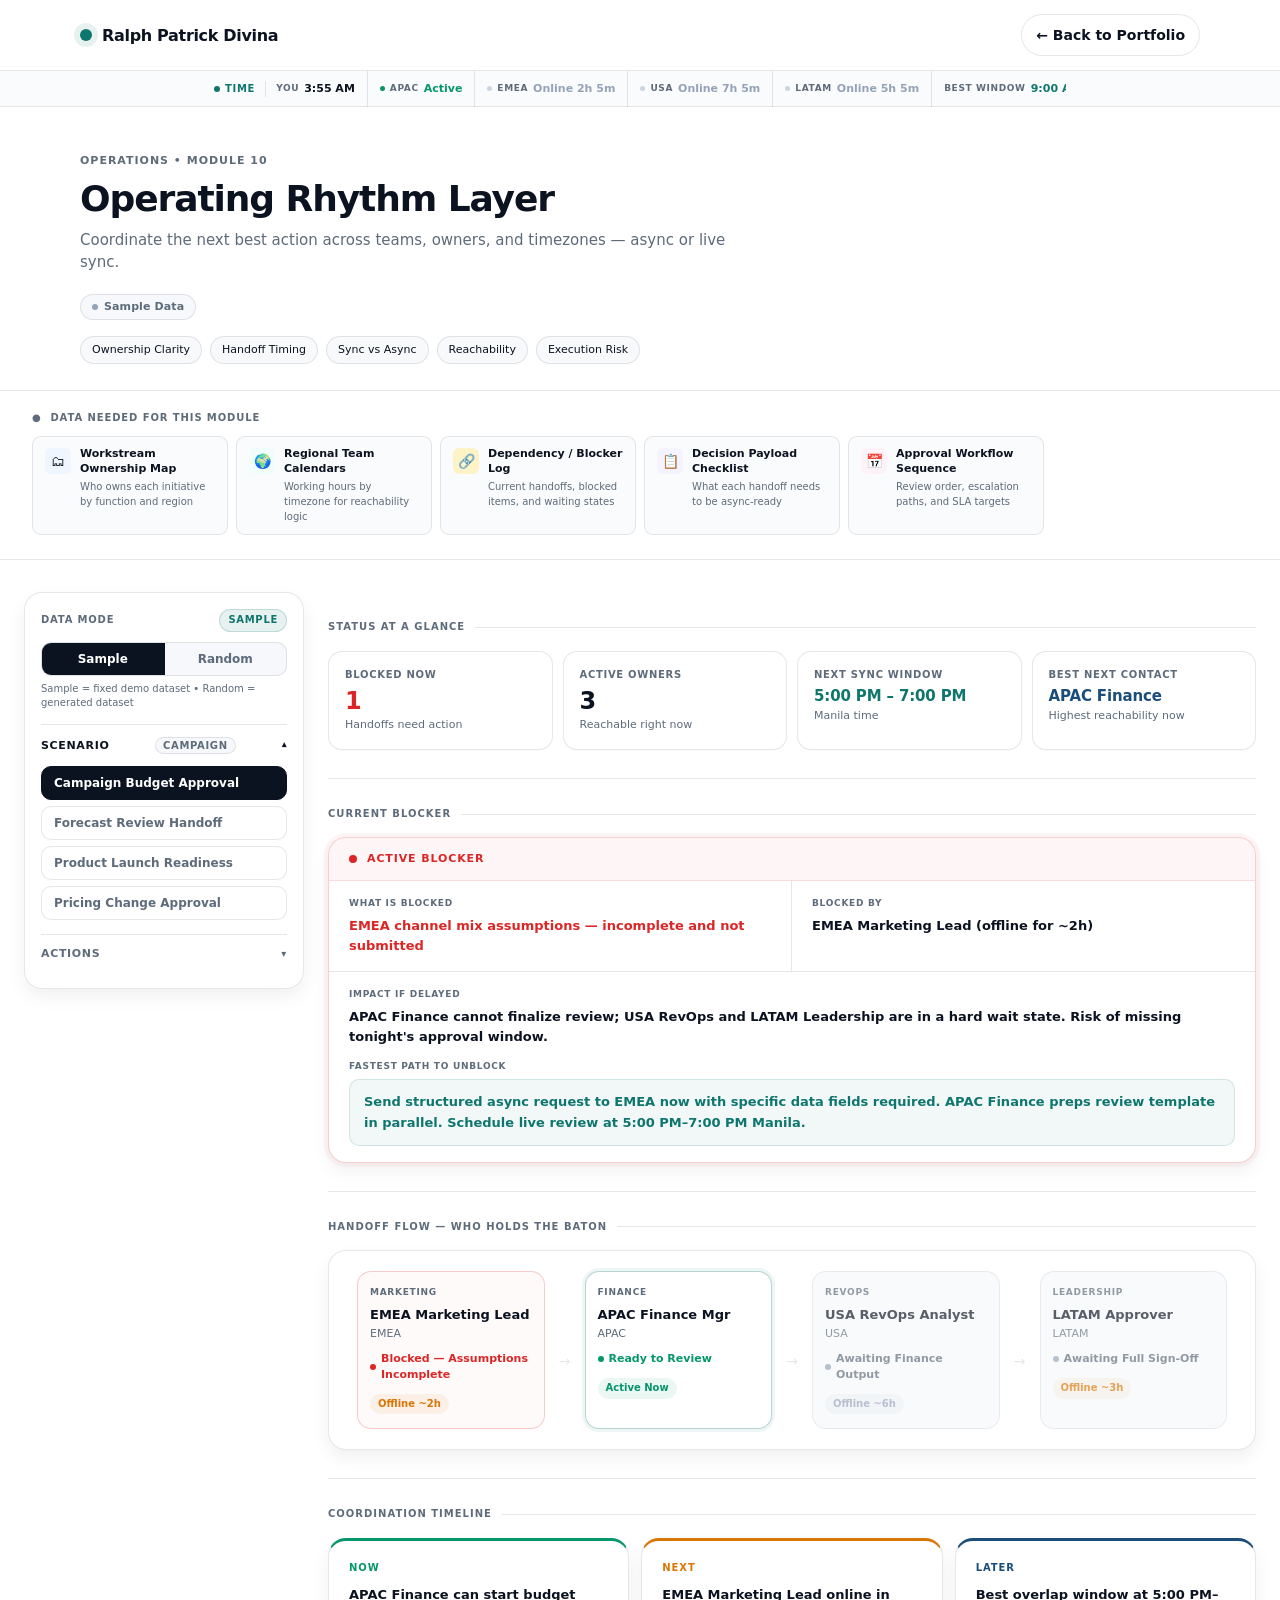
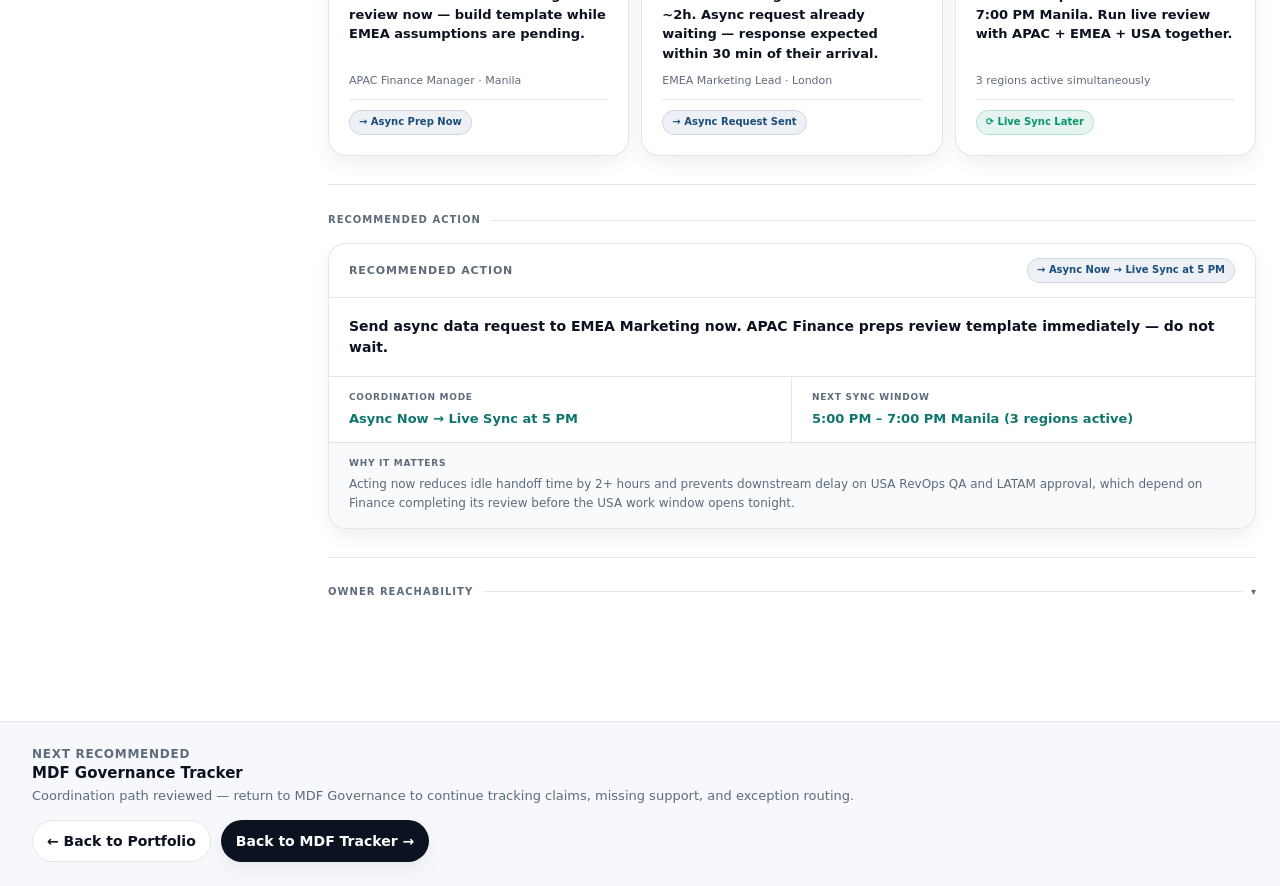
<file: operating-rhythm.html>
<!doctype html>
<html lang="en">
<head>
  <link rel="icon" href="favicon.ico" sizes="any">
  <link rel="icon" type="image/svg+xml" href="favicon.svg">
  <link rel="icon" type="image/png" sizes="32x32" href="favicon-32x32.png">
  <link rel="icon" type="image/png" sizes="48x48" href="favicon-48x48.png">
  <link rel="apple-touch-icon" sizes="180x180" href="apple-touch-icon.png">
  <meta charset="utf-8" />
  <meta name="viewport" content="width=device-width, initial-scale=1" />
  <meta name="description" content="Operating Rhythm Layer — Coordinate the next best action across teams, owners, and timezones." />
  <meta name="theme-color" content="#0B1220" />
  <title>Operating Rhythm Layer — Cross-Regional Coordination</title>
  <link rel="stylesheet" href="style.css" />
  <style>
    :root {
      --bg:#ffffff; --bg-muted:#f6f8fb; --text:#0b1220; --muted:#5d6b7a;
      --border:rgba(12,23,45,0.10); --shadow:0 10px 30px rgba(11,18,32,0.08);
      --shadow-soft:0 8px 18px rgba(11,18,32,0.06);
      --accent:#0f766e; --accent-2:#1b4d7a; --accent-soft:rgba(15,118,110,0.10);
      --radius:18px; --radius-sm:14px; --max:1120px;
      --font-sans:ui-sans-serif,system-ui,-apple-system,Segoe UI,Roboto,Helvetica,Arial,"Apple Color Emoji","Segoe UI Emoji";
      --c-healthy:#059669; --c-healthy-bg:rgba(5,150,105,0.08);
      --c-watch:#d97706;   --c-watch-bg:rgba(217,119,6,0.08);
      --c-risk:#dc2626;    --c-risk-bg:rgba(220,38,38,0.08);
      --c-stalled:#94a3b8; --c-stalled-bg:rgba(148,163,184,0.10);
    }
    *{box-sizing:border-box;} html{scroll-behavior:auto;}
    body{margin:0;background:var(--bg);color:var(--text);font-family:var(--font-sans);line-height:1.45;-webkit-font-smoothing:antialiased;}
    a{color:inherit;text-decoration:none;} p{margin:0;} h1,h2,h3,h4{margin:0;letter-spacing:-0.02em;}
    .container{width:min(var(--max),calc(100% - 48px));margin:0 auto;}
    .skip-link{position:absolute;left:-999px;top:12px;padding:10px 12px;background:var(--text);color:white;border-radius:10px;z-index:9999;}
    .skip-link:focus{left:12px;}

    /* NAV */
    .site-header{position:sticky;top:0;z-index:50;background:rgba(255,255,255,0.97);border-bottom:1px solid var(--border);will-change:transform;}
    .nav{display:flex;align-items:center;justify-content:space-between;padding:14px 0;gap:16px;}
    .brand{display:inline-flex;align-items:center;gap:10px;font-weight:650;letter-spacing:-0.02em;}
    .brand-mark{width:12px;height:12px;border-radius:50%;background:var(--accent);box-shadow:0 0 0 6px var(--accent-soft);}

    /* TICKER */
    .tz-ticker{position:sticky;top:var(--nav-h,56px);z-index:89;background:rgba(250,251,252,0.96);backdrop-filter:blur(8px);-webkit-backdrop-filter:blur(8px);border-bottom:1px solid var(--border);height:36px;display:flex;align-items:center;opacity:0;pointer-events:none;transform:translateY(-4px);transition:opacity 220ms ease,transform 220ms ease;}
    .tz-ticker.tz-ticker--visible{opacity:1;pointer-events:auto;transform:translateY(0);}
    .tz-ticker-inner{max-width:900px;width:100%;margin:0 auto;padding:0 24px;display:flex;align-items:center;overflow:hidden;}
    .tz-ticker-brand{display:inline-flex;align-items:center;gap:5px;font-size:10px;font-weight:750;letter-spacing:0.07em;text-transform:uppercase;color:var(--accent);text-decoration:none;flex-shrink:0;padding-right:10px;}
    .tz-ticker-brand:hover{opacity:0.75;}
    .tz-ticker-divider{width:1px;height:16px;background:var(--border);flex-shrink:0;margin-right:10px;}
    .tz-ticker-items{display:flex;align-items:center;overflow-x:auto;scrollbar-width:none;-ms-overflow-style:none;flex:1;min-width:0;}
    .tz-ticker-items::-webkit-scrollbar{display:none;}
    .tz-ticker-item{display:inline-flex;align-items:center;gap:5px;padding:0 12px;height:36px;font-size:11px;flex-shrink:0;border-right:1px solid var(--border);white-space:nowrap;}
    .tz-ticker-item:first-child{padding-left:0;} .tz-ticker-item:last-child{border-right:none;}
    .tz-ticker-item-label{font-size:9px;font-weight:700;letter-spacing:0.07em;text-transform:uppercase;color:var(--muted);}
    .tz-ticker-item-value{font-size:11px;font-weight:620;color:var(--text);font-variant-numeric:tabular-nums;}
    .tz-ticker-item-value.tk-active{color:#059669;font-weight:700;} .tz-ticker-item-value.tk-ending{color:#d97706;font-weight:700;}
    .tz-ticker-item-value.tk-offline{color:#94a3b8;} .tz-ticker-item-value.tk-window{color:var(--accent);font-weight:680;}
    .tz-ticker-dot{width:5px;height:5px;border-radius:50%;flex-shrink:0;}
    .tz-ticker-dot.tk-active{background:#059669;} .tz-ticker-dot.tk-ending{background:#d97706;} .tz-ticker-dot.tk-offline{background:#cbd5e1;}
    .tz-live-dot{width:6px;height:6px;border-radius:50%;background:var(--accent);display:inline-block;flex-shrink:0;}
    @media(max-width:640px){.tz-ticker-inner{padding:0 12px;}.tz-ticker-item{padding:0 9px;}}

    /* SIDEBAR COMPONENTS */
    .sb-static{padding-bottom:14px;border-bottom:1px solid var(--border);}
    .sb-static-title{display:flex;align-items:center;justify-content:space-between;font-size:10px;font-weight:700;letter-spacing:0.08em;text-transform:uppercase;color:var(--muted);margin-bottom:10px;}
    .data-badge{font-size:10px;font-weight:700;letter-spacing:0.07em;text-transform:uppercase;color:var(--accent);background:var(--accent-soft);border:1px solid rgba(15,118,110,0.18);border-radius:999px;padding:3px 8px;}
    .sb-acc-group{border-bottom:1px solid var(--border);} .sb-acc-group:last-child{border-bottom:none;}
    .sb-acc-header{display:flex;align-items:center;justify-content:space-between;width:100%;padding:12px 0;background:transparent;border:none;font-size:11px;font-weight:700;letter-spacing:0.06em;text-transform:uppercase;color:var(--muted);cursor:pointer;font-family:inherit;gap:8px;}
    .sb-acc-header:hover,.sb-acc-header.open{color:var(--text);}
    .sb-acc-chevron{font-size:10px;margin-left:auto;flex-shrink:0;transition:transform 200ms ease;color:var(--muted);}
    .sb-acc-header.open .sb-acc-chevron{transform:rotate(180deg);color:var(--text);}
    .sb-acc-badge{font-size:10px;font-weight:700;color:var(--muted);background:var(--bg-muted);border:1px solid var(--border);border-radius:999px;padding:2px 7px;white-space:nowrap;}
    .sb-acc-body{display:none;padding-bottom:14px;} .sb-acc-body.open{display:block;}
    .sb-acc-tabs{display:flex;flex-direction:column;gap:6px;}
    .sb-acc-tab{display:flex;align-items:center;width:100%;padding:9px 12px;background:white;border:1px solid var(--border);border-radius:10px;font-size:12px;font-weight:600;color:var(--muted);cursor:pointer;font-family:inherit;text-align:left;transition:all 140ms ease;}
    .sb-acc-tab:hover{border-color:rgba(12,23,45,0.18);box-shadow:0 4px 12px rgba(11,18,32,0.06);color:var(--text);}
    .sb-acc-tab.active{background:var(--text);color:white;border-color:var(--text);}
    .sb-acc-btn{display:flex;align-items:center;gap:8px;width:100%;padding:9px 12px;background:white;border:1px solid var(--border);border-radius:10px;font-size:12px;font-weight:600;color:var(--text);cursor:pointer;font-family:inherit;text-align:left;transition:all 140ms ease;margin-top:6px;}
    .sb-acc-btn:hover{border-color:rgba(12,23,45,0.18);box-shadow:0 4px 12px rgba(11,18,32,0.06);}
    .sb-acc-btn.primary{background:var(--text);color:white;border-color:var(--text);}
    .demo-data-pill{display:inline-flex;align-items:center;gap:6px;font-size:11px;font-weight:600;color:var(--muted);padding:4px 11px;border-radius:999px;border:1px solid var(--border);background:rgba(246,248,251,0.9);letter-spacing:0.01em;white-space:nowrap;margin-top:10px;}
    .demo-data-pill::before{content:'';display:inline-block;width:6px;height:6px;border-radius:50%;background:#94a3b8;flex-shrink:0;}

    /* SECTION RHYTHM */
    .or-section{padding:28px 0;border-bottom:1px solid var(--border);}
    .or-section:last-child{border-bottom:none;}
    .or-section-label{font-size:10px;font-weight:800;letter-spacing:0.10em;text-transform:uppercase;color:var(--muted);margin-bottom:16px;display:flex;align-items:center;gap:10px;}
    .or-section-label::after{content:'';flex:1;height:1px;background:var(--border);}

    /* 1. COMMAND STRIP */
    .or-cmd-strip{display:grid;grid-template-columns:repeat(4,1fr);gap:10px;}
    .or-cmd-card{padding:16px;background:white;border:1px solid var(--border);border-radius:var(--radius-sm);box-shadow:0 1px 0 rgba(11,18,32,0.02);}
    .or-cmd-label{font-size:10px;font-weight:700;letter-spacing:0.07em;text-transform:uppercase;color:var(--muted);margin-bottom:7px;}
    .or-cmd-value{font-size:24px;font-weight:760;letter-spacing:-0.03em;line-height:1;margin-bottom:4px;}
    .or-cmd-sub{font-size:11px;color:var(--muted);line-height:1.4;}
    .or-cmd-card.is-alert .or-cmd-value{color:var(--c-risk);}
    .or-cmd-card.is-accent .or-cmd-value{color:var(--accent);font-size:15px;font-weight:700;letter-spacing:-0.01em;margin-top:4px;}
    .or-cmd-card.is-accent-2 .or-cmd-value{color:var(--accent-2);font-size:15px;font-weight:700;letter-spacing:-0.01em;margin-top:4px;}

    /* 2. BLOCKER SPOTLIGHT */
    .or-blocker{background:white;border:1.5px solid rgba(220,38,38,0.22);border-radius:var(--radius);box-shadow:0 0 0 4px rgba(220,38,38,0.04),var(--shadow-soft);overflow:hidden;}
    .or-blocker-head{padding:13px 20px;background:rgba(220,38,38,0.04);border-bottom:1px solid rgba(220,38,38,0.12);display:flex;align-items:center;gap:10px;}
    .or-blocker-pulse{width:8px;height:8px;border-radius:50%;background:var(--c-risk);flex-shrink:0;animation:or-pulse 2s ease-in-out infinite;}
    @keyframes or-pulse{0%,100%{box-shadow:0 0 0 0 rgba(220,38,38,0.3);}50%{box-shadow:0 0 0 5px rgba(220,38,38,0);}}
    .or-blocker-head-title{font-size:11px;font-weight:800;letter-spacing:0.08em;text-transform:uppercase;color:var(--c-risk);}
    .or-blocker-body{display:grid;grid-template-columns:1fr 1fr;}
    .or-blocker-cell{padding:16px 20px;border-right:1px solid var(--border);border-bottom:1px solid var(--border);}
    .or-blocker-cell:nth-child(2){border-right:none;}
    .or-blocker-cell.full{grid-column:1/-1;border-right:none;border-bottom:none;}
    .or-blocker-cell-label{font-size:9px;font-weight:800;letter-spacing:0.08em;text-transform:uppercase;color:var(--muted);margin-bottom:6px;}
    .or-blocker-cell-value{font-size:13px;font-weight:600;color:var(--text);line-height:1.5;}
    .or-blocker-cell-value.red{color:var(--c-risk);}
    .or-path{font-size:13px;font-weight:600;color:var(--accent);padding:12px 14px;background:rgba(15,118,110,0.05);border-radius:10px;border:1px solid rgba(15,118,110,0.15);margin-top:2px;line-height:1.55;}

    /* 3. BATON FLOW */
    .or-baton-wrap{background:white;border:1px solid var(--border);border-radius:var(--radius);box-shadow:var(--shadow-soft);padding:20px 22px;overflow-x:auto;}
    .or-baton{display:flex;align-items:stretch;min-width:540px;}
    .or-baton-stage{flex:1;position:relative;}
    .or-baton-arrow{display:flex;align-items:center;justify-content:center;width:28px;flex-shrink:0;padding-top:22px;}
    .or-baton-arrow span{font-size:14px;color:var(--border);display:block;}
    .or-baton-card{margin:0 6px;padding:14px 12px;border:1px solid var(--border);border-radius:var(--radius-sm);background:var(--bg-muted);height:100%;transition:border-color 140ms,box-shadow 140ms;}
    .or-baton-card.is-active{background:white;border-color:rgba(15,118,110,0.30);box-shadow:0 0 0 3px rgba(15,118,110,0.07);}
    .or-baton-card.is-blocked{background:rgba(220,38,38,0.02);border-color:rgba(220,38,38,0.22);}
    .or-baton-card.is-waiting{opacity:0.68;}
    .or-baton-stage-name{font-size:9px;font-weight:800;letter-spacing:0.08em;text-transform:uppercase;color:var(--muted);margin-bottom:7px;}
    .or-baton-owner{font-size:13px;font-weight:700;margin-bottom:1px;color:var(--text);}
    .or-baton-region{font-size:11px;color:var(--muted);margin-bottom:9px;}
    .or-baton-state{display:flex;align-items:center;gap:5px;margin-bottom:7px;}
    .or-baton-dot{width:6px;height:6px;border-radius:50%;flex-shrink:0;}
    .or-baton-state-text{font-size:11px;font-weight:600;}
    .s-ready{color:var(--c-healthy);} .s-blocked{color:var(--c-risk);} .s-review{color:var(--c-watch);} .s-progress{color:var(--accent-2);} .s-awaiting{color:var(--muted);}
    .or-baton-reach{display:inline-flex;align-items:center;gap:4px;font-size:10px;font-weight:700;padding:3px 8px;border-radius:999px;}
    .reach-now{background:var(--c-healthy-bg);color:var(--c-healthy);}
    .reach-soon{background:var(--c-watch-bg);color:var(--c-watch);}
    .reach-later{background:var(--c-stalled-bg);color:var(--c-stalled);}

    /* 4. NOW / NEXT / LATER */
    .or-nnl{display:grid;grid-template-columns:repeat(3,1fr);gap:12px;}
    .or-nnl-card{background:white;border:1px solid var(--border);border-radius:var(--radius);box-shadow:var(--shadow-soft);padding:20px;display:flex;flex-direction:column;gap:10px;}
    .or-nnl-card.is-now{border-top:3px solid var(--c-healthy);}
    .or-nnl-card.is-next{border-top:3px solid var(--c-watch);}
    .or-nnl-card.is-later{border-top:3px solid var(--accent-2);}
    .or-nnl-period{font-size:10px;font-weight:800;letter-spacing:0.09em;text-transform:uppercase;}
    .or-nnl-period.now{color:var(--c-healthy);} .or-nnl-period.next{color:var(--c-watch);} .or-nnl-period.later{color:var(--accent-2);}
    .or-nnl-action{font-size:13px;font-weight:650;color:var(--text);line-height:1.5;flex:1;}
    .or-nnl-owner{font-size:11px;color:var(--muted);}
    .or-nnl-foot{padding-top:8px;border-top:1px solid var(--border);}

    /* 5. RECOMMENDED ACTION */
    .or-action{background:white;border:1px solid var(--border);border-radius:var(--radius);box-shadow:var(--shadow-soft);overflow:hidden;}
    .or-action-head{padding:14px 20px;border-bottom:1px solid var(--border);display:flex;align-items:center;justify-content:space-between;gap:16px;}
    .or-action-head-label{font-size:11px;font-weight:800;letter-spacing:0.08em;text-transform:uppercase;color:var(--muted);}
    .or-action-best{font-size:14px;font-weight:650;color:var(--text);line-height:1.5;padding:18px 20px;border-bottom:1px solid var(--border);}
    .or-action-grid{display:grid;grid-template-columns:repeat(2,1fr);}
    .or-action-cell{padding:14px 20px;border-right:1px solid var(--border);}
    .or-action-cell:last-child{border-right:none;}
    .or-action-cell-label{font-size:9px;font-weight:800;letter-spacing:0.08em;text-transform:uppercase;color:var(--muted);margin-bottom:6px;}
    .or-action-cell-value{font-size:13px;font-weight:650;color:var(--text);line-height:1.4;}
    .or-action-cell-value.accent{color:var(--accent);}
    .or-action-why{padding:14px 20px;background:rgba(246,248,251,0.7);border-top:1px solid var(--border);}
    .or-action-why-label{font-size:9px;font-weight:800;letter-spacing:0.08em;text-transform:uppercase;color:var(--muted);margin-bottom:5px;}
    .or-action-why-text{font-size:12px;color:var(--muted);line-height:1.6;}

    /* 6. SUPPORT — OWNERS (collapsed) */
    .or-support-toggle{display:flex;align-items:center;justify-content:space-between;width:100%;background:none;border:none;cursor:pointer;padding:0;font-family:inherit;}
    .or-support-toggle-label{font-size:10px;font-weight:800;letter-spacing:0.10em;text-transform:uppercase;color:var(--muted);display:flex;align-items:center;gap:10px;flex:1;}
    .or-support-toggle-label::after{content:'';flex:1;height:1px;background:var(--border);}
    .or-support-toggle:hover .or-support-toggle-label{color:var(--text);}
    .or-support-chevron{font-size:10px;color:var(--muted);transition:transform 200ms ease;flex-shrink:0;margin-left:8px;}
    .or-support-toggle.open .or-support-chevron{transform:rotate(180deg);}
    .or-support-body{display:none;margin-top:16px;} .or-support-body.open{display:block;}

    .or-owner-table{width:100%;border-collapse:collapse;background:white;border:1px solid var(--border);border-radius:var(--radius);overflow:hidden;box-shadow:var(--shadow-soft);}
    .or-owner-table th{background:var(--bg-muted);padding:10px 14px;text-align:left;font-size:10px;font-weight:700;text-transform:uppercase;letter-spacing:0.06em;color:var(--muted);border-bottom:1px solid var(--border);}
    .or-owner-table td{padding:11px 14px;border-bottom:1px solid var(--border);font-size:12px;}
    .or-owner-table tbody tr:last-child td{border-bottom:none;}
    .or-owner-table tbody tr:hover{background:var(--bg-muted);}
    .owner-name{font-weight:650;color:var(--text);} .owner-func{font-size:11px;color:var(--muted);margin-top:2px;}

    /* SHARED TAGS */
    .mode-tag{display:inline-flex;align-items:center;gap:4px;font-size:10px;font-weight:700;padding:4px 9px;border-radius:999px;border:1px solid transparent;white-space:nowrap;}
    .mode-live{background:rgba(5,150,105,0.10);color:var(--c-healthy);border-color:rgba(5,150,105,0.20);}
    .mode-async{background:rgba(27,77,122,0.08);color:var(--accent-2);border-color:rgba(27,77,122,0.15);}
    .mode-wait{background:rgba(217,119,6,0.08);color:var(--c-watch);border-color:rgba(217,119,6,0.15);}
    .mode-escalate{background:rgba(220,38,38,0.08);color:var(--c-risk);border-color:rgba(220,38,38,0.15);}
    .avail-pill{display:inline-flex;align-items:center;gap:4px;font-size:10px;font-weight:700;padding:3px 8px;border-radius:999px;}
    .avail-active{background:var(--c-healthy-bg);color:var(--c-healthy);}
    .avail-ending{background:var(--c-watch-bg);color:var(--c-watch);}
    .avail-offline{background:var(--c-stalled-bg);color:var(--c-stalled);}
    .reply-high{color:var(--c-healthy);font-size:11px;font-weight:600;}
    .reply-good{color:var(--accent-2);font-size:11px;font-weight:600;}
    .reply-limited{color:var(--c-watch);font-size:11px;font-weight:600;}
    .reply-offline{color:var(--c-stalled);font-size:11px;font-weight:600;}

    /* MOBILE */
    .mobile-controls-btn{display:none;align-items:center;gap:10px;width:100%;padding:12px 16px;background:white;border:1px solid var(--border);border-radius:var(--radius-sm);font-size:14px;font-weight:700;color:var(--text);cursor:pointer;margin-bottom:4px;box-shadow:var(--shadow-soft);transition:all 140ms ease;font-family:var(--font-sans);}
    .mobile-controls-btn:hover{border-color:rgba(12,23,45,0.18);box-shadow:var(--shadow);}
    .mcb-icon{font-size:16px;flex-shrink:0;} .mcb-label{flex:1;text-align:left;} .mcb-chevron{font-size:11px;color:var(--muted);transition:transform 200ms ease;}
    .mobile-controls-btn[aria-expanded="true"] .mcb-chevron{transform:rotate(180deg);}
    .or-content-fade{transition:opacity 180ms ease;} .or-content-fade.fading{opacity:0;}

    @media(max-width:860px){
      .module-layout{grid-template-columns:1fr !important;padding:16px !important;}
      .mobile-controls-btn{display:flex;}
      .sidebar{position:static !important;top:0 !important;width:100% !important;max-height:none !important;overflow-y:visible !important;display:none;border-radius:var(--radius-sm);margin-bottom:8px;}
      .sidebar.mobile-open{display:block;}
      .or-cmd-strip{grid-template-columns:repeat(2,1fr);}
      .or-nnl{grid-template-columns:1fr;}
      .or-action-grid{grid-template-columns:1fr;}
      .or-action-cell{border-right:none;border-bottom:1px solid var(--border);}
      .or-action-cell:last-child{border-bottom:none;}
      .or-blocker-body{grid-template-columns:1fr;}
      .or-blocker-cell{border-right:none;}
      .or-blocker-cell:nth-child(2){border-bottom:1px solid var(--border);}
    }
    @media(max-width:560px){
      .module-hero{height:auto !important;min-height:260px;}
      .module-title{font-size:26px;}
    }
  </style>
</head>
<body>
<a href="#main" class="skip-link">Skip to main content</a>

<header class="site-header" id="top">
  <div class="container">
    <nav class="nav" aria-label="Main navigation">
      <a href="index.html" class="brand">
        <span class="brand-mark" aria-hidden="true"></span>
        Ralph Patrick Divina
      </a>
      <div class="nav-cta">
        <a href="index.html#projects" class="btn btn-ghost">← Back to Portfolio</a>
      </div>
    </nav>
  </div>
</header>

<div class="tz-ticker tz-ticker--visible" id="tz-ticker" aria-label="Global time coordination summary">
  <div class="tz-ticker-inner">
    <a class="tz-ticker-brand" href="#tz-owners" aria-label="Jump to owner reachability">
      <span class="tz-live-dot"></span>
      <span>Time</span>
    </a>
    <div class="tz-ticker-divider"></div>
    <div class="tz-ticker-items" id="tz-ticker-items"></div>
  </div>
</div>

<section class="module-hero">
  <div class="container">
    <div class="module-eyebrow">Operations &bull; Module 10</div>
    <h1 class="module-title">Operating Rhythm Layer</h1>
    <p class="module-subtitle">Coordinate the next best action across teams, owners, and timezones — async or live sync.</p>
    <div class="module-hero-meta">
      <span class="demo-data-pill">Sample Data</span>
    </div>
    <div class="feature-chips">
      <span class="chip">Ownership Clarity</span>
      <span class="chip">Handoff Timing</span>
      <span class="chip">Sync vs Async</span>
      <span class="chip">Reachability</span>
      <span class="chip">Execution Risk</span>
    </div>
  </div>
</section>

<div class="data-needed-section">
  <div class="data-needed-wrap">
    <div class="data-needed-label">&#9679;&nbsp; Data needed for this module</div>
    <div class="data-needed-grid">
      <div class="data-needed-item"><div class="data-needed-icon" style="background:#eff6ff;font-size:14px;">🗂</div><div><div class="data-needed-name">Workstream Ownership Map</div><div class="data-needed-desc">Who owns each initiative by function and region</div></div></div>
      <div class="data-needed-item"><div class="data-needed-icon" style="background:#f0fdf9;font-size:14px;">🌍</div><div><div class="data-needed-name">Regional Team Calendars</div><div class="data-needed-desc">Working hours by timezone for reachability logic</div></div></div>
      <div class="data-needed-item"><div class="data-needed-icon" style="background:#fef3c7;font-size:14px;">🔗</div><div><div class="data-needed-name">Dependency / Blocker Log</div><div class="data-needed-desc">Current handoffs, blocked items, and waiting states</div></div></div>
      <div class="data-needed-item"><div class="data-needed-icon" style="background:#f5f3ff;font-size:14px;">📋</div><div><div class="data-needed-name">Decision Payload Checklist</div><div class="data-needed-desc">What each handoff needs to be async-ready</div></div></div>
      <div class="data-needed-item"><div class="data-needed-icon" style="background:#fdf2f8;font-size:14px;">📅</div><div><div class="data-needed-name">Approval Workflow Sequence</div><div class="data-needed-desc">Review order, escalation paths, and SLA targets</div></div></div>
    </div>
  </div>
</div>

<main id="main">
  <div class="module-layout">

    <button class="mobile-controls-btn" id="mobileControlsBtn" aria-expanded="false">
      <span class="mcb-icon">⚙</span>
      <span class="mcb-label">Controls</span>
      <span class="mcb-chevron">▾</span>
    </button>

    <aside class="sidebar" id="sidebarPanel">
      <div class="sb-static">
        <div class="sb-static-title">
          <span>DATA MODE</span>
          <span id="dataModeBadge" class="data-badge">SAMPLE</span>
        </div>
        <div style="display:flex;gap:0;height:34px;border:1px solid var(--border);border-radius:10px;overflow:hidden;background:var(--bg-muted);margin-bottom:6px;">
          <button id="btnSampleMode" onclick="setDataMode('sample')" style="flex:1;height:100%;padding:0 4px;background:var(--text);color:white;border:none;border-right:1px solid var(--border);font-size:12px;font-weight:600;cursor:pointer;font-family:inherit;">Sample</button>
          <button id="btnRandomMode" onclick="setDataMode('random')" style="flex:1;height:100%;padding:0 4px;background:transparent;border:none;font-size:12px;font-weight:600;color:var(--muted);cursor:pointer;font-family:inherit;">Random</button>
        </div>
        <div style="font-size:10px;color:var(--muted);line-height:1.4;">Sample = fixed demo dataset &bull; Random = generated dataset</div>
      </div>

      <div class="sb-acc-group">
        <button class="sb-acc-header open" onclick="toggleAcc(this)">
          <span>Scenario</span>
          <span id="sbScenarioLabel" class="sb-acc-badge">Campaign</span>
          <span class="sb-acc-chevron">▾</span>
        </button>
        <div class="sb-acc-body open">
          <div class="sb-acc-tabs">
            <button class="sb-acc-tab active" data-scenario="campaign" onclick="switchScenario('campaign',this)">Campaign Budget Approval</button>
            <button class="sb-acc-tab" data-scenario="forecast" onclick="switchScenario('forecast',this)">Forecast Review Handoff</button>
            <button class="sb-acc-tab" data-scenario="launch" onclick="switchScenario('launch',this)">Product Launch Readiness</button>
            <button class="sb-acc-tab" data-scenario="pricing" onclick="switchScenario('pricing',this)">Pricing Change Approval</button>
          </div>
        </div>
      </div>

      <div class="sb-acc-group">
        <button class="sb-acc-header" onclick="toggleAcc(this)">
          <span>Actions</span>
          <span class="sb-acc-chevron">▾</span>
        </button>
        <div class="sb-acc-body">
          <button class="sb-acc-btn primary" onclick="refreshTimes()">↻ Refresh Reachability</button>
          <button class="sb-acc-btn" onclick="window.print()">⎙ Export View</button>
        </div>
      </div>
    </aside>

    <div class="main-content or-content-fade" id="orContent">

      <!-- 1. STATUS AT A GLANCE -->
      <div class="or-section">
        <div class="or-section-label">Status at a glance</div>
        <div class="or-cmd-strip" id="cmdStrip"></div>
      </div>

      <!-- 2. CURRENT BLOCKER — primary anchor, most prominent -->
      <div class="or-section">
        <div class="or-section-label">Current blocker</div>
        <div class="or-blocker" id="blockerPanel"></div>
      </div>

      <!-- 3. BATON FLOW — who holds the work -->
      <div class="or-section">
        <div class="or-section-label">Handoff flow — who holds the baton</div>
        <div class="or-baton-wrap">
          <div class="or-baton" id="batonFlow"></div>
        </div>
      </div>

      <!-- 4. NOW / NEXT / LATER -->
      <div class="or-section">
        <div class="or-section-label">Coordination timeline</div>
        <div class="or-nnl" id="nnlGrid"></div>
      </div>

      <!-- 5. RECOMMENDED ACTION -->
      <div class="or-section">
        <div class="or-section-label">Recommended action</div>
        <div class="or-action" id="actionPanel"></div>
      </div>

      <!-- 6. OWNER REACHABILITY — collapsed, supporting detail -->
      <div class="or-section" id="tz-owners">
        <button class="or-support-toggle" id="ownersToggle" onclick="toggleSupport(this)">
          <span class="or-support-toggle-label">Owner reachability</span>
          <span class="or-support-chevron">▾</span>
        </button>
        <div class="or-support-body" id="ownersBody">
          <table class="or-owner-table" id="ownerTable"></table>
        </div>
      </div>

    </div>
  </div>

  <nav class="next-module-bar" aria-label="Next recommended module">
    <div>
      <div class="next-module-label">Next recommended</div>
      <div class="next-module-title">MDF Governance Tracker</div>
      <div class="next-module-why">Coordination path reviewed — return to MDF Governance to continue tracking claims, missing support, and exception routing.</div>
    </div>
    <div class="next-module-actions">
      <a class="btn btn-ghost" href="index.html">← Back to Portfolio</a>
      <a class="btn btn-solid" href="mdf-governance.html">Back to MDF Tracker →</a>
    </div>
  </nav>
</main>

<script src="main.js"></script>
<script>
(function(){
'use strict';

var SCENARIOS = {
  campaign:{
    name:'Campaign Budget Approval',
    cmd:{blocked:1,activeOwners:3,syncWindow:'5:00 PM – 7:00 PM',bestContact:'APAC Finance'},
    blocker:{
      current:'EMEA channel mix assumptions — incomplete and not submitted',
      blockedBy:'EMEA Marketing Lead (offline for ~2h)',
      impact:'APAC Finance cannot finalize review; USA RevOps and LATAM Leadership are in a hard wait state. Risk of missing tonight\'s approval window.',
      fastestPath:'Send structured async request to EMEA now with specific data fields required. APAC Finance preps review template in parallel. Schedule live review at 5:00 PM–7:00 PM Manila.'
    },
    swimlane:[
      {stage:'Marketing',  owner:'EMEA Marketing Lead', region:'EMEA', state:'blocked',  stateLabel:'Blocked — Assumptions Incomplete',reachable:false,reachLabel:'Offline ~2h', cardClass:'is-blocked'},
      {stage:'Finance',    owner:'APAC Finance Mgr',    region:'APAC', state:'ready',    stateLabel:'Ready to Review',                 reachable:true, reachLabel:'Active Now',  cardClass:'is-active'},
      {stage:'RevOps',     owner:'USA RevOps Analyst',  region:'USA',  state:'awaiting', stateLabel:'Awaiting Finance Output',          reachable:false,reachLabel:'Offline ~6h', cardClass:'is-waiting'},
      {stage:'Leadership', owner:'LATAM Approver',      region:'LATAM',state:'awaiting', stateLabel:'Awaiting Full Sign-Off',           reachable:false,reachLabel:'Offline ~3h', cardClass:'is-waiting'}
    ],
    nnl:{
      now: {action:'APAC Finance can start budget review now — build template while EMEA assumptions are pending.',owner:'APAC Finance Manager · Manila',mode:'async',modeLabel:'Async Prep Now'},
      next:{action:'EMEA Marketing Lead online in ~2h. Async request already waiting — response expected within 30 min of their arrival.',owner:'EMEA Marketing Lead · London',mode:'async',modeLabel:'Async Request Sent'},
      later:{action:'Best overlap window at 5:00 PM–7:00 PM Manila. Run live review with APAC + EMEA + USA together.',owner:'3 regions active simultaneously',mode:'live',modeLabel:'Live Sync Later'}
    },
    intel:{
      bestAction:'Send async data request to EMEA Marketing now. APAC Finance preps review template immediately — do not wait.',
      mode:'async',modeLabel:'Async Now → Live Sync at 5 PM',
      syncWindow:'5:00 PM – 7:00 PM Manila (3 regions active)',
      why:'Acting now reduces idle handoff time by 2+ hours and prevents downstream delay on USA RevOps QA and LATAM approval, which depend on Finance completing its review before the USA work window opens tonight.'
    },
    owners:[
      {name:'EMEA Marketing Lead', func:'Marketing', region:'EMEA', avail:'offline',availLabel:'Offline ~2h',window:'2:00 PM – 6:00 PM',reply:'limited'},
      {name:'APAC Finance Manager',func:'Finance',   region:'APAC', avail:'active', availLabel:'Active Now', window:'Now – 6:00 PM',    reply:'high'},
      {name:'USA RevOps Analyst',  func:'RevOps',    region:'USA',  avail:'offline',availLabel:'Offline ~6h',window:'5:00 PM – 9:00 PM',reply:'offline'},
      {name:'LATAM Approver',      func:'Leadership',region:'LATAM',avail:'offline',availLabel:'Offline ~3h',window:'3:00 PM – 7:00 PM',reply:'good'}
    ]
  },

  forecast:{
    name:'Forecast Review Handoff',
    cmd:{blocked:2,activeOwners:2,syncWindow:'4:00 PM – 6:00 PM',bestContact:'EMEA Finance'},
    blocker:{
      current:'USA data warehouse system refresh delayed — actuals not available',
      blockedBy:'IT / Systems team (estimated 3h delay)',
      impact:'CFO deck cannot be finalized. EMEA variance review will be incomplete without validated actuals. Risk of pushing CFO presentation by 24h.',
      fastestPath:'Escalate system refresh to IT immediately. APAC Finance drafts deck structure with placeholders. EMEA reviews available data and flags provisional variances. Hard deadline: actuals must land before 5:00 PM Manila.'
    },
    swimlane:[
      {stage:'APAC FP&A',    owner:'APAC FP&A Lead',    region:'APAC',state:'progress',stateLabel:'In Progress',           reachable:true, reachLabel:'Active Now',   cardClass:'is-active'},
      {stage:'EMEA Finance', owner:'EMEA Finance Lead',  region:'EMEA',state:'awaiting',stateLabel:'Awaiting Pack',         reachable:false,reachLabel:'Online in 1h',  cardClass:''},
      {stage:'USA Analytics',owner:'USA Senior Analyst', region:'USA', state:'blocked', stateLabel:'Stalled — System Delay',reachable:false,reachLabel:'Offline ~5h',  cardClass:'is-blocked'},
      {stage:'CFO Review',   owner:'APAC Finance Mgr',   region:'APAC',state:'awaiting',stateLabel:'Awaiting Full Input',   reachable:true, reachLabel:'Active Now',   cardClass:''}
    ],
    nnl:{
      now: {action:'APAC FP&A finalizes revenue assumptions and pushes forecast pack async to EMEA. Do not wait for the USA system.',owner:'APAC FP&A Lead · Singapore',mode:'async',modeLabel:'Async Output Now'},
      next:{action:'EMEA Finance Lead online in 1h — forecast pack already queued with flagged variances. Expect response within 2h.',owner:'EMEA Finance Lead · London',mode:'async',modeLabel:'Pre-Send Async'},
      later:{action:'Consolidated review sync at 4:00 PM–6:00 PM Manila with APAC + EMEA + USA Finance.',owner:'Finance leads — 3 regions',mode:'live',modeLabel:'Live Sync Later'}
    },
    intel:{
      bestAction:'Escalate IT system refresh now. APAC Finance drafts CFO deck skeleton with placeholders in parallel — do not let system delay pause all work.',
      mode:'escalate',modeLabel:'Escalate → Parallel Async',
      syncWindow:'4:00 PM – 6:00 PM Manila (APAC + EMEA active)',
      why:'System delay is not a people problem — it cannot be expedited by communication alone. The right action is parallel preparation with placeholders. This protects the CFO deck timeline even if actuals land late.'
    },
    owners:[
      {name:'APAC FP&A Lead',   func:'Finance',region:'APAC',avail:'active', availLabel:'Active Now',  window:'Now – 5:00 PM',    reply:'high'},
      {name:'EMEA Finance Lead',func:'Finance',region:'EMEA',avail:'ending', availLabel:'Online in 1h',window:'1:00 PM – 5:00 PM',reply:'good'},
      {name:'USA Senior Analyst',func:'Finance',region:'USA', avail:'offline',availLabel:'Offline ~5h', window:'5:00 PM – 9:00 PM',reply:'offline'},
      {name:'APAC Finance Mgr', func:'Finance',region:'APAC',avail:'active', availLabel:'Active Now',  window:'Now – 6:00 PM',    reply:'high'}
    ]
  },

  launch:{
    name:'Product Launch Readiness',
    cmd:{blocked:0,activeOwners:4,syncWindow:'6:00 PM – 8:00 PM',bestContact:'APAC Product Lead'},
    blocker:{
      current:'USA GTM package not started — Growth Manager offline for ~4h',
      blockedBy:'USA Growth Manager (timezone — online at 5:00 PM Manila)',
      impact:'LATAM Go/No-Go decision cannot be prepared without GTM package. Full 4-region launch alignment meeting at risk of being unproductive.',
      fastestPath:'Send GTM pricing inputs and brief async to USA Growth Manager now. APAC and EMEA complete their work in parallel. Target USA pick-up at 5:00 PM Manila, 1h before alignment sync.'
    },
    swimlane:[
      {stage:'Product QA',     owner:'APAC Product Lead',  region:'APAC', state:'ready',   stateLabel:'Ready — Sign-Off Pending',   reachable:true, reachLabel:'Active Now',  cardClass:'is-active'},
      {stage:'Marketing Brief',owner:'EMEA Marketing Lead',region:'EMEA', state:'review',  stateLabel:'Awaiting Product Alignment', reachable:true, reachLabel:'Active Now',  cardClass:'is-active'},
      {stage:'GTM Package',    owner:'USA Growth Mgr',      region:'USA',  state:'awaiting',stateLabel:'Not Started — Offline',      reachable:false,reachLabel:'Offline ~4h', cardClass:'is-waiting'},
      {stage:'Go / No-Go',     owner:'LATAM Approver',      region:'LATAM',state:'awaiting',stateLabel:'Awaiting All Inputs',         reachable:false,reachLabel:'Offline ~3h', cardClass:'is-waiting'}
    ],
    nnl:{
      now: {action:'APAC Product Lead and EMEA Marketing are both active — run live QA sign-off and campaign brief alignment now.',owner:'APAC Product + EMEA Marketing',mode:'live',modeLabel:'Live Sync Now'},
      next:{action:'USA Growth team online in 4h — GTM inputs already in their queue with pricing brief and launch checklist.',owner:'USA Growth Manager',mode:'async',modeLabel:'Async Pre-Read'},
      later:{action:'Full 4-region launch alignment sync at 6:00 PM–8:00 PM Manila — all regions active, final Go/No-Go decision.',owner:'All 4 regions — complete team',mode:'live',modeLabel:'Live Alignment Sync'}
    },
    intel:{
      bestAction:'Run APAC + EMEA live session now to complete QA sign-off and campaign brief. Send GTM inputs async to USA simultaneously.',
      mode:'live',modeLabel:'Live Sync Now + Async to USA',
      syncWindow:'6:00 PM – 8:00 PM Manila (all 4 regions active)',
      why:'Two regions are active right now — using this window eliminates re-work in the full 4-region sync and gives USA Growth Manager structured inputs to act on immediately when they come online at 5:00 PM.'
    },
    owners:[
      {name:'APAC Product Lead',   func:'Product',   region:'APAC', avail:'active', availLabel:'Active Now',  window:'Now – 7:00 PM',    reply:'high'},
      {name:'EMEA Marketing Lead', func:'Marketing', region:'EMEA', avail:'active', availLabel:'Active Now',  window:'Now – 5:00 PM',    reply:'high'},
      {name:'USA Growth Manager',  func:'RevOps',    region:'USA',  avail:'offline',availLabel:'Offline ~4h', window:'5:00 PM – 9:00 PM',reply:'offline'},
      {name:'LATAM Approver',      func:'Leadership',region:'LATAM',avail:'offline',availLabel:'Offline ~3h', window:'3:00 PM – 7:00 PM',reply:'limited'}
    ]
  },

  pricing:{
    name:'Pricing Change Approval',
    cmd:{blocked:2,activeOwners:2,syncWindow:'5:30 PM – 7:30 PM',bestContact:'APAC Finance'},
    blocker:{
      current:'CFO approval blocked until Finance model + EMEA commercial review are both complete',
      blockedBy:'Sequential dependency — Finance output → EMEA review → CFO sign-off',
      impact:'USA RevOps cannot begin any system changes. Pricing change implementation at risk of slipping by 1–2 days.',
      fastestPath:'APAC Finance completes model in next 2h and sends async. EMEA reviews on arrival and flags commercial risk within 1h. CFO review scheduled at 5:30 PM Manila overlap window.'
    },
    swimlane:[
      {stage:'Finance Model',     owner:'APAC Finance Mgr',    region:'APAC',state:'progress',stateLabel:'In Progress — Model Active',reachable:true, reachLabel:'Active Now',   cardClass:'is-active'},
      {stage:'Commercial Review', owner:'EMEA Commercial Lead', region:'EMEA',state:'awaiting',stateLabel:'Awaiting Finance Output',   reachable:false,reachLabel:'Offline ~2h',  cardClass:''},
      {stage:'CFO Sign-Off',      owner:'CFO',                  region:'APAC',state:'awaiting',stateLabel:'Awaiting Model + Review',   reachable:true, reachLabel:'Active — Ltd', cardClass:''},
      {stage:'Systems Rollout',   owner:'USA RevOps Analyst',   region:'USA', state:'blocked', stateLabel:'Blocked — No Sign-Off Yet', reachable:false,reachLabel:'Offline ~6h',  cardClass:'is-blocked'}
    ],
    nnl:{
      now: {action:'APAC Finance completes pricing sensitivity model and sends async to EMEA Commercial. Do not wait for EMEA to be online first.',owner:'APAC Finance Manager · Manila',mode:'async',modeLabel:'Async Model Now'},
      next:{action:'EMEA Commercial Lead online in 2h — sensitivity output already queued with margin impact. Flag win-rate risk on arrival.',owner:'EMEA Commercial Lead · London',mode:'async',modeLabel:'Async Pre-Send'},
      later:{action:'CFO + Commercial approval sync at 5:30 PM–7:30 PM Manila — final decision on pricing, USA unblocked immediately after.',owner:'CFO + EMEA Commercial + USA RevOps',mode:'live',modeLabel:'Live Approval Sync'}
    },
    intel:{
      bestAction:'APAC Finance completes and sends sensitivity model async now. The sequential chain only advances if Finance moves first.',
      mode:'async',modeLabel:'Full Async Chain → Live at 5:30 PM',
      syncWindow:'5:30 PM – 7:30 PM Manila (CFO + EMEA + APAC)',
      why:'This is a high-stakes, sequential approval process. The fastest path is to advance each stage as far as possible before the overlap window, so the CFO review conversation is a decision — not a status update.'
    },
    owners:[
      {name:'APAC Finance Manager', func:'Finance',   region:'APAC',avail:'active', availLabel:'Active Now',   window:'Now – 6:00 PM',    reply:'high'},
      {name:'EMEA Commercial Lead', func:'Commercial',region:'EMEA',avail:'offline',availLabel:'Offline ~2h',  window:'2:00 PM – 6:00 PM',reply:'limited'},
      {name:'CFO',                  func:'Leadership',region:'APAC',avail:'active', availLabel:'Active — Ltd', window:'5:30 PM – 7:30 PM',reply:'good'},
      {name:'USA RevOps Analyst',   func:'RevOps',    region:'USA', avail:'offline',availLabel:'Offline ~6h',  window:'5:00 PM – 9:00 PM',reply:'offline'}
    ]
  }
};

var currentScenario = 'campaign';

window.toggleAcc = function(btn){
  var body = btn.nextElementSibling;
  var open = btn.classList.contains('open');
  btn.classList.toggle('open',!open);
  body.classList.toggle('open',!open);
};

window.toggleSupport = function(btn){
  var body = document.getElementById('ownersBody');
  var open = btn.classList.contains('open');
  btn.classList.toggle('open',!open);
  body.classList.toggle('open',!open);
};

window.switchScenario = function(key,btn){
  if(key===currentScenario) return;
  currentScenario = key;
  document.querySelectorAll('[data-scenario]').forEach(function(b){ b.classList.toggle('active',b.dataset.scenario===key); });
  var labels={campaign:'Campaign',forecast:'Forecast',launch:'Launch',pricing:'Pricing'};
  document.getElementById('sbScenarioLabel').textContent = labels[key];
  renderAll();
};

window.setDataMode = function(mode){
  var s = mode==='sample';
  document.getElementById('btnSampleMode').style.cssText='flex:1;height:100%;padding:0 4px;border:none;border-right:1px solid var(--border);font-size:12px;font-weight:600;cursor:pointer;font-family:inherit;background:'+(s?'var(--text)':'transparent')+';color:'+(s?'white':'var(--muted)')+';';
  document.getElementById('btnRandomMode').style.cssText='flex:1;height:100%;padding:0 4px;border:none;font-size:12px;font-weight:600;cursor:pointer;font-family:inherit;background:'+(!s?'var(--text)':'transparent')+';color:'+(!s?'white':'var(--muted)')+';';
  document.getElementById('dataModeBadge').textContent = mode.toUpperCase();
  renderAll();
};

window.refreshTimes = function(){ renderAll(); };

function modeTag(mode,label){
  var c={live:'mode-live',async:'mode-async',wait:'mode-wait',escalate:'mode-escalate'}[mode]||'mode-async';
  var i={live:'⟳',async:'→',wait:'◷',escalate:'⚑'}[mode]||'→';
  return '<span class="mode-tag '+c+'">'+i+' '+label+'</span>';
}
function stateClass(s){ return {ready:'s-ready',blocked:'s-blocked',review:'s-review',progress:'s-progress',awaiting:'s-awaiting'}[s]||'s-awaiting'; }
function dotColor(s){ return {ready:'var(--c-healthy)',blocked:'var(--c-risk)',review:'var(--c-watch)',progress:'var(--accent-2)',awaiting:'var(--c-stalled)'}[s]||'var(--c-stalled)'; }
function reachBadge(reachable,label){
  var cls = reachable ? 'reach-now' : (/1h|2h|3h/.test(label)?'reach-soon':'reach-later');
  return '<span class="or-baton-reach '+cls+'">'+label+'</span>';
}
function availPill(avail,label){
  var c={active:'avail-active',ending:'avail-ending',offline:'avail-offline'}[avail]||'avail-offline';
  return '<span class="avail-pill '+c+'">'+label+'</span>';
}
function replyClass(r){ return {high:'reply-high',good:'reply-good',limited:'reply-limited',offline:'reply-offline'}[r]||'reply-offline'; }

function renderCmd(){
  var d = SCENARIOS[currentScenario].cmd;
  var alertClass = d.blocked > 0 ? 'is-alert' : '';
  document.getElementById('cmdStrip').innerHTML =
    '<div class="or-cmd-card '+alertClass+'"><div class="or-cmd-label">Blocked Now</div><div class="or-cmd-value">'+d.blocked+'</div><div class="or-cmd-sub">'+(d.blocked>0?'Handoffs need action':'No active blockers')+'</div></div>' +
    '<div class="or-cmd-card"><div class="or-cmd-label">Active Owners</div><div class="or-cmd-value">'+d.activeOwners+'</div><div class="or-cmd-sub">Reachable right now</div></div>' +
    '<div class="or-cmd-card is-accent"><div class="or-cmd-label">Next Sync Window</div><div class="or-cmd-value">'+d.syncWindow+'</div><div class="or-cmd-sub">Manila time</div></div>' +
    '<div class="or-cmd-card is-accent-2"><div class="or-cmd-label">Best Next Contact</div><div class="or-cmd-value">'+d.bestContact+'</div><div class="or-cmd-sub">Highest reachability now</div></div>';
}

function renderBlocker(){
  var b = SCENARIOS[currentScenario].blocker;
  document.getElementById('blockerPanel').innerHTML =
    '<div class="or-blocker-head"><span class="or-blocker-pulse"></span><span class="or-blocker-head-title">Active Blocker</span></div>'+
    '<div class="or-blocker-body">'+
      '<div class="or-blocker-cell"><div class="or-blocker-cell-label">What is blocked</div><div class="or-blocker-cell-value red">'+b.current+'</div></div>'+
      '<div class="or-blocker-cell"><div class="or-blocker-cell-label">Blocked by</div><div class="or-blocker-cell-value">'+b.blockedBy+'</div></div>'+
      '<div class="or-blocker-cell full">'+
        '<div class="or-blocker-cell-label">Impact if delayed</div>'+
        '<div class="or-blocker-cell-value" style="margin-bottom:14px;">'+b.impact+'</div>'+
        '<div class="or-blocker-cell-label">Fastest path to unblock</div>'+
        '<div class="or-path">'+b.fastestPath+'</div>'+
      '</div>'+
    '</div>';
}

function renderBaton(){
  var lanes = SCENARIOS[currentScenario].swimlane;
  var html = '';
  lanes.forEach(function(l,i){
    html += '<div class="or-baton-stage">'+
      '<div class="or-baton-card '+l.cardClass+'">'+
        '<div class="or-baton-stage-name">'+l.stage+'</div>'+
        '<div class="or-baton-owner">'+l.owner+'</div>'+
        '<div class="or-baton-region">'+l.region+'</div>'+
        '<div class="or-baton-state"><span class="or-baton-dot" style="background:'+dotColor(l.state)+'"></span><span class="or-baton-state-text '+stateClass(l.state)+'">'+l.stateLabel+'</span></div>'+
        reachBadge(l.reachable,l.reachLabel)+
      '</div></div>';
    if(i < lanes.length-1) html += '<div class="or-baton-arrow"><span>→</span></div>';
  });
  document.getElementById('batonFlow').innerHTML = html;
}

function renderNNL(){
  var n = SCENARIOS[currentScenario].nnl;
  var slots = [
    {cls:'is-now', pCls:'now', period:'Now',  d:n.now},
    {cls:'is-next',pCls:'next',period:'Next', d:n.next},
    {cls:'is-later',pCls:'later',period:'Later',d:n.later}
  ];
  document.getElementById('nnlGrid').innerHTML = slots.map(function(s){
    return '<div class="or-nnl-card '+s.cls+'">'+
      '<div class="or-nnl-period '+s.pCls+'">'+s.period+'</div>'+
      '<div class="or-nnl-action">'+s.d.action+'</div>'+
      '<div class="or-nnl-owner">'+s.d.owner+'</div>'+
      '<div class="or-nnl-foot">'+modeTag(s.d.mode,s.d.modeLabel)+'</div>'+
    '</div>';
  }).join('');
}

function renderAction(){
  var i = SCENARIOS[currentScenario].intel;
  document.getElementById('actionPanel').innerHTML =
    '<div class="or-action-head"><span class="or-action-head-label">Recommended Action</span>'+modeTag(i.mode,i.modeLabel)+'</div>'+
    '<div class="or-action-best">'+i.bestAction+'</div>'+
    '<div class="or-action-grid">'+
      '<div class="or-action-cell"><div class="or-action-cell-label">Coordination mode</div><div class="or-action-cell-value accent">'+i.modeLabel+'</div></div>'+
      '<div class="or-action-cell"><div class="or-action-cell-label">Next sync window</div><div class="or-action-cell-value accent">'+i.syncWindow+'</div></div>'+
    '</div>'+
    '<div class="or-action-why"><div class="or-action-why-label">Why it matters</div><div class="or-action-why-text">'+i.why+'</div></div>';
}

function renderOwners(){
  var owners = SCENARIOS[currentScenario].owners;
  var rows = owners.map(function(o){
    return '<tr>'+
      '<td><div class="owner-name">'+o.name+'</div><div class="owner-func">'+o.func+' &bull; '+o.region+'</div></td>'+
      '<td>'+availPill(o.avail,o.availLabel)+'</td>'+
      '<td style="font-size:12px;color:var(--muted);">'+o.window+' Manila</td>'+
      '<td><span class="'+replyClass(o.reply)+'">'+o.reply.charAt(0).toUpperCase()+o.reply.slice(1)+'</span></td>'+
    '</tr>';
  }).join('');
  document.getElementById('ownerTable').innerHTML =
    '<thead><tr><th>Owner</th><th>Availability</th><th>Best Window</th><th>Reply Likelihood</th></tr></thead><tbody>'+rows+'</tbody>';
}

function renderAll(){
  var el = document.getElementById('orContent');
  el.classList.add('fading');
  setTimeout(function(){
    renderCmd(); renderBlocker(); renderBaton(); renderNNL(); renderAction(); renderOwners();
    el.classList.remove('fading');
  },140);
}

var mobileBtn = document.getElementById('mobileControlsBtn');
var sidebarEl = document.getElementById('sidebarPanel');
if(mobileBtn && sidebarEl){
  mobileBtn.addEventListener('click',function(){
    var open = sidebarEl.classList.toggle('mobile-open');
    mobileBtn.setAttribute('aria-expanded',open?'true':'false');
  });
}

renderAll();
})();
</script>

<script>
(function(){
  var R=[{l:'APAC',t:'Asia/Singapore'},{l:'EMEA',t:'Europe/London'},{l:'USA',t:'America/New_York'},{l:'LATAM',t:'America/Sao_Paulo'}];
  var WS=6,WN=17,WE=18;
  function fmt(tz){return new Intl.DateTimeFormat('en-US',{timeZone:tz,hour:'numeric',minute:'2-digit',hour12:true}).format(new Date())}
  function hm(tz){var p=new Intl.DateTimeFormat('en-US',{timeZone:tz,hour:'numeric',minute:'2-digit',hour12:false}).formatToParts(new Date()),h=0,m=0;p.forEach(function(x){if(x.type==='hour')h=+x.value;if(x.type==='minute')m=+x.value});return{h:h||0,m:m||0}}
  function st(tz){var h=hm(tz).h;return h>=WS&&h<WN?'active':h===WN?'ending':'offline'}
  function wake(tz){var x=hm(tz),d=WS*60-(x.h*60+x.m);return d<=0?d+1440:d}
  function slp(tz){var x=hm(tz);return Math.max(0,WE*60-(x.h*60+x.m))}
  function dur(m){var h=Math.floor(m/60),n=m%60;return h===0?n+'m':n===0?h+'h':h+'h '+n+'m'}
  function bestWin(ltz){
    var now=new Date(),s=new Date(now);s.setUTCMinutes(0,0,0);s.setUTCHours(s.getUTCHours()+1);
    var bu=null,bc=0;
    for(var i=0;i<48;i++){var pr=new Date(s.getTime()+i*3600000),iw=0;R.forEach(function(r){var p=new Intl.DateTimeFormat('en-US',{timeZone:r.t,hour:'numeric',hour12:false}).formatToParts(pr),h=0;p.forEach(function(x){if(x.type==='hour')h=+x.value});if(h>=WS&&h<WE)iw++});if(iw>bc){bc=iw;bu=pr}if(bc===R.length)break;}
    if(!bu||bc<2)return null;
    var e=new Date(bu.getTime()+7200000),o={timeZone:ltz,hour:'numeric',minute:'2-digit',hour12:true};
    var t1=new Intl.DateTimeFormat('en-US',o).format(bu),t2=new Intl.DateTimeFormat('en-US',o).format(e);
    var fd={timeZone:ltz,year:'numeric',month:'2-digit',day:'2-digit'};
    var tm=new Intl.DateTimeFormat('en-US',fd).format(now)!==new Intl.DateTimeFormat('en-US',fd).format(bu)?' (tom)':'';
    return{time:t1+'–'+t2+tm,count:bc}
  }
  function render(){
    var el=document.getElementById('tz-ticker-items');if(!el)return;
    var ltz=Intl.DateTimeFormat().resolvedOptions().timeZone,h='';
    h+='<span class="tz-ticker-item"><span class="tz-ticker-item-label">You</span><span class="tz-ticker-item-value" style="font-weight:700">'+fmt(ltz)+'</span></span>';
    R.forEach(function(r){var s=st(r.t),dc=s==='active'?'tk-active':s==='ending'?'tk-ending':'tk-offline',vt;if(s==='active'){var ml=slp(r.t);vt=ml<180?'Active – ends '+dur(ml):'Active'}else if(s==='ending')vt='Ending – '+dur(slp(r.t));else vt='Online '+dur(wake(r.t));h+='<span class="tz-ticker-item"><span class="tz-ticker-dot '+dc+'"></span><span class="tz-ticker-item-label">'+r.l+'</span><span class="tz-ticker-item-value '+dc+'">'+vt+'</span></span>';});
    var w=bestWin(ltz),wt=w?w.time.split('(')[0].trim():'—';
    h+='<span class="tz-ticker-item"><span class="tz-ticker-item-label">Best window</span><span class="tz-ticker-item-value tk-window">'+wt+'</span></span>';
    el.innerHTML=h;
  }
  function init(){
    var hdr=document.querySelector('.site-header')||document.querySelector('header');
    document.documentElement.style.setProperty('--nav-h',(hdr?hdr.offsetHeight:56)+'px');
    window.addEventListener('resize',function(){var h2=document.querySelector('.site-header')||document.querySelector('header');document.documentElement.style.setProperty('--nav-h',(h2?h2.offsetHeight:56)+'px')});
    render();setInterval(render,30000);
  }
  document.readyState==='loading'?document.addEventListener('DOMContentLoaded',init):init();
})();
</script>
</body>
</html>
</file>
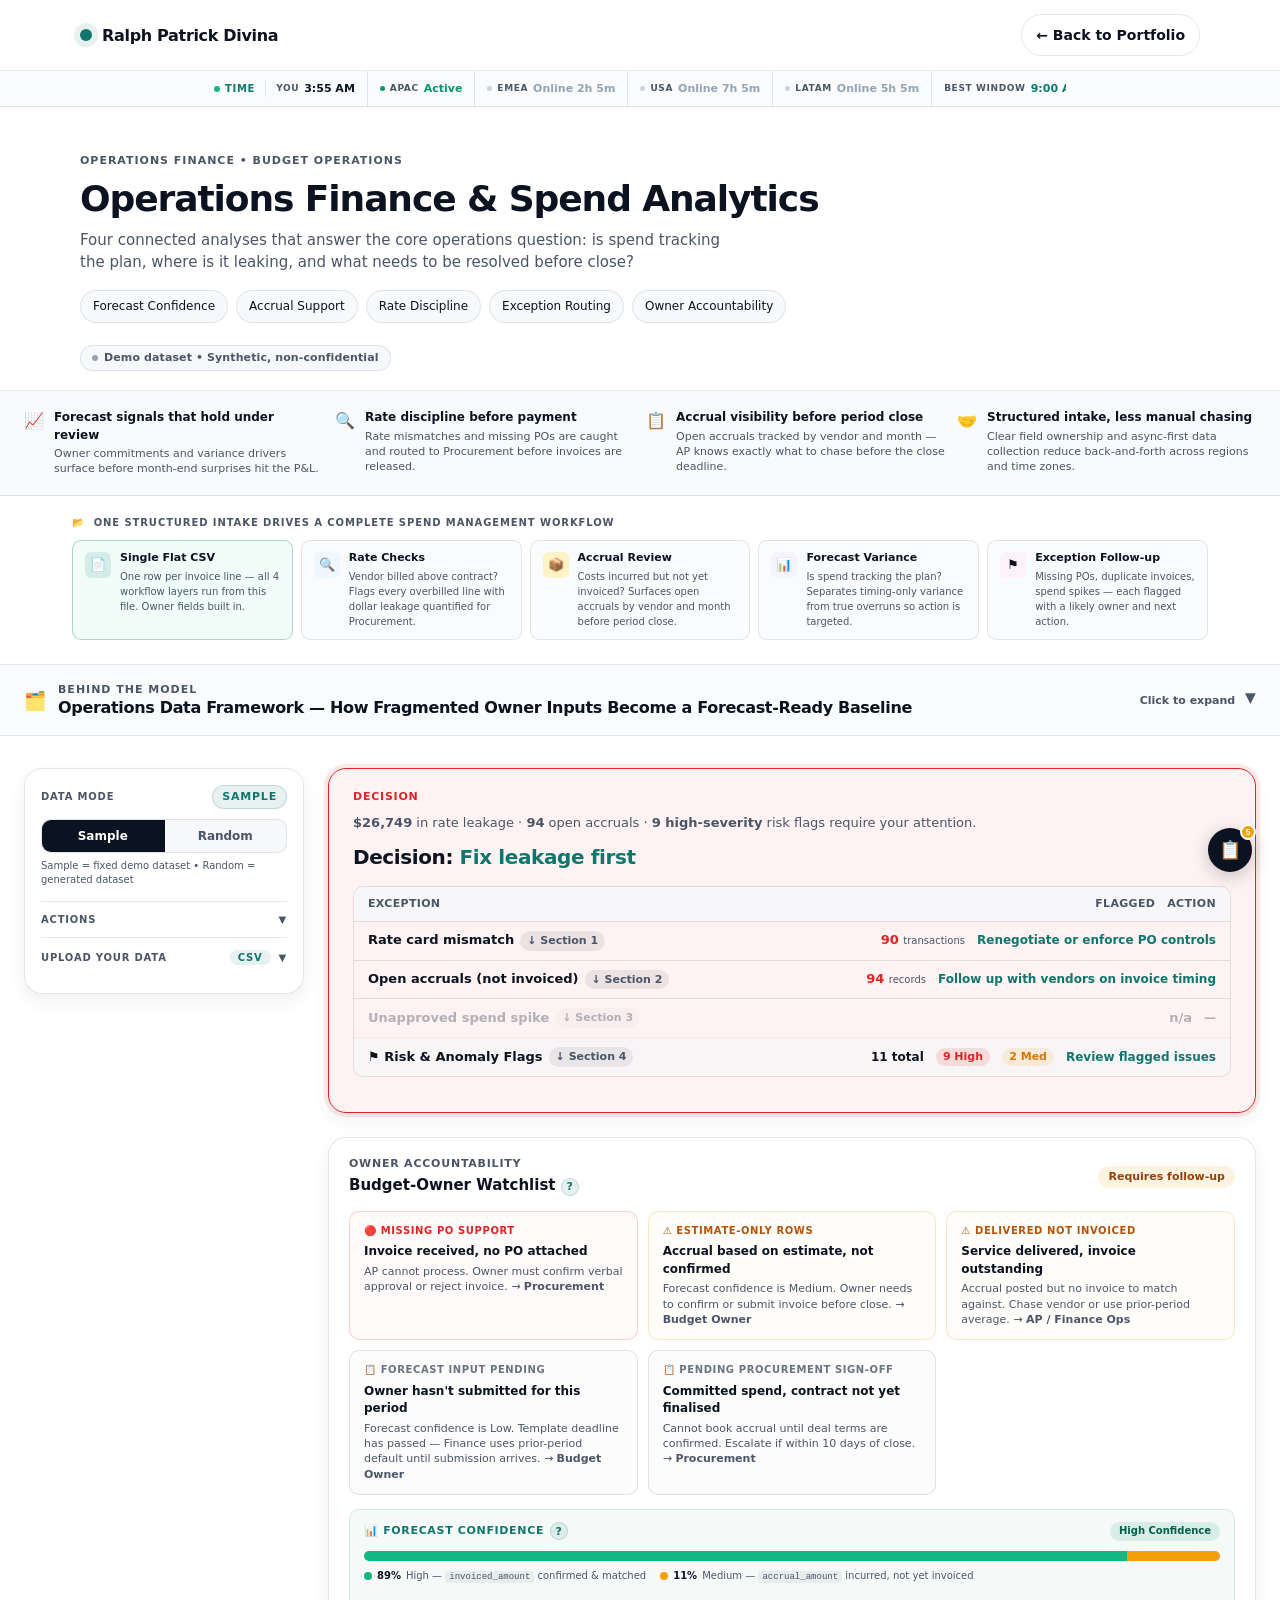
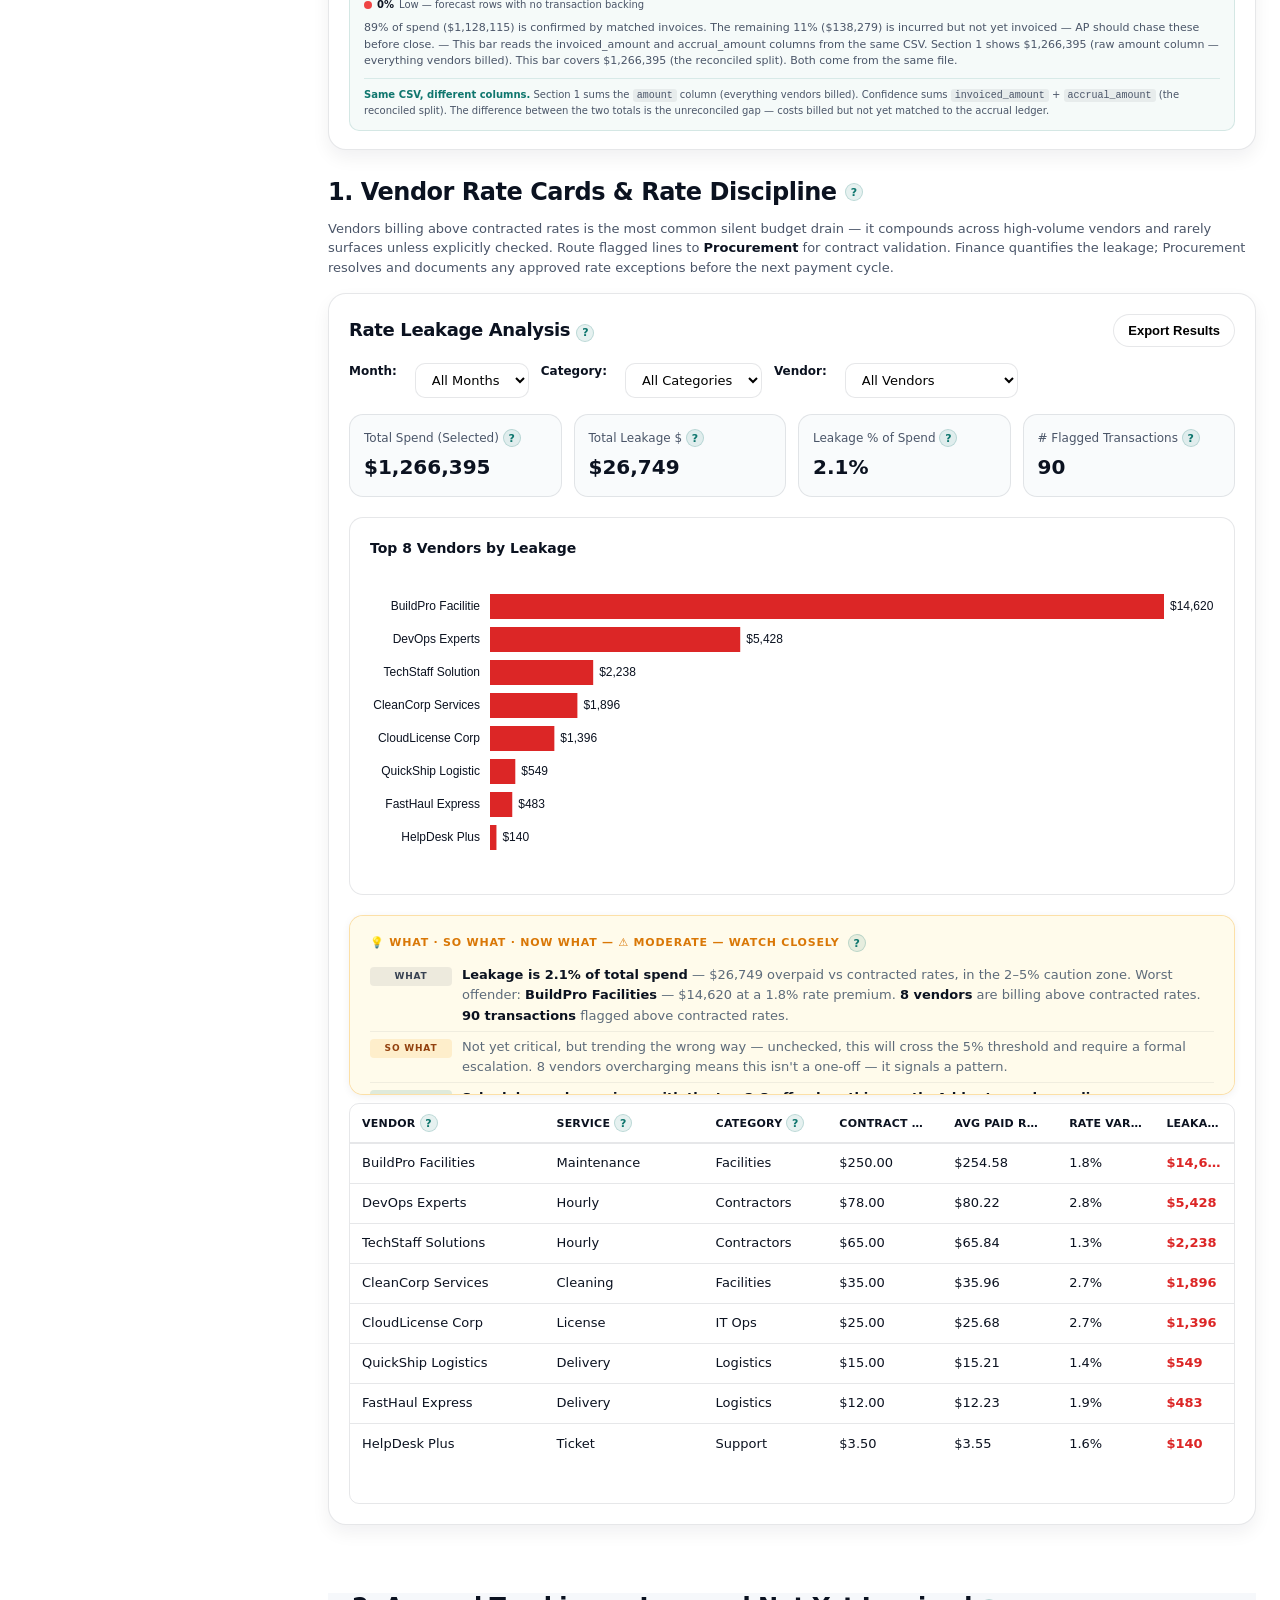
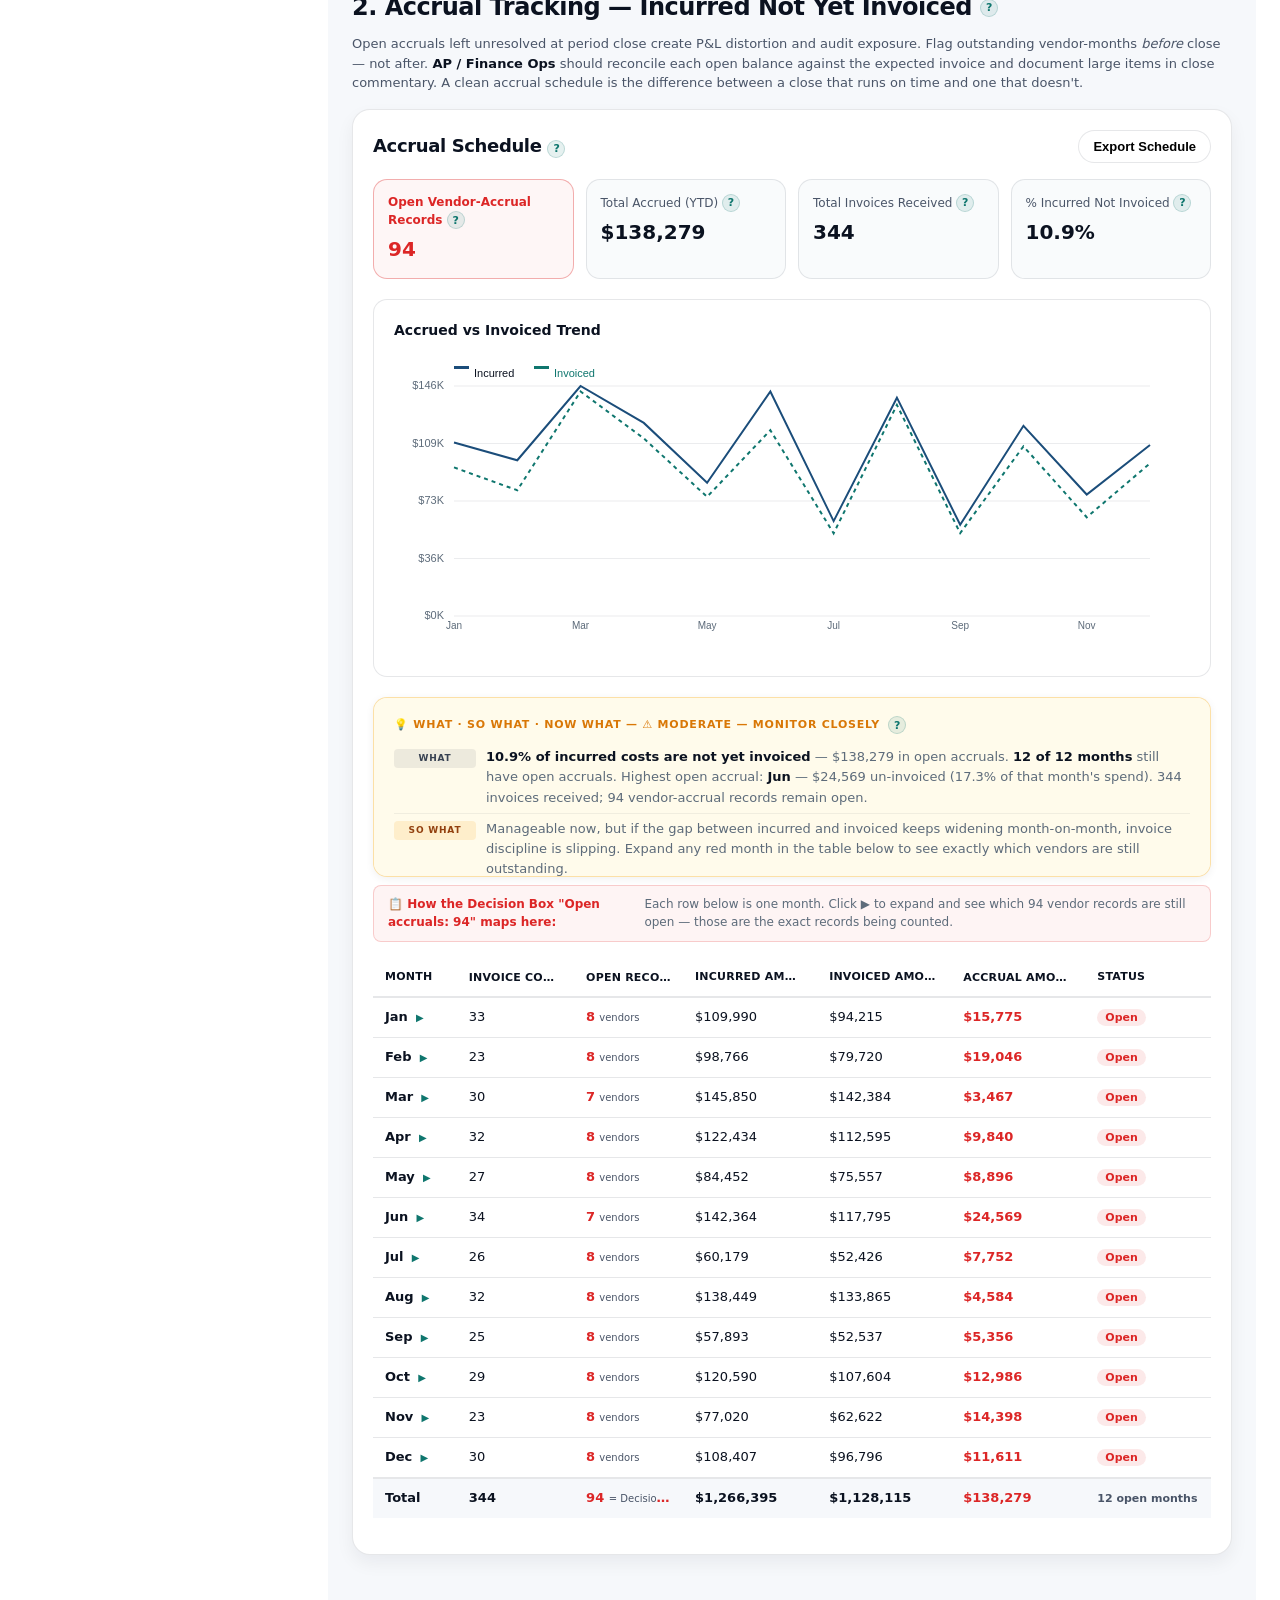
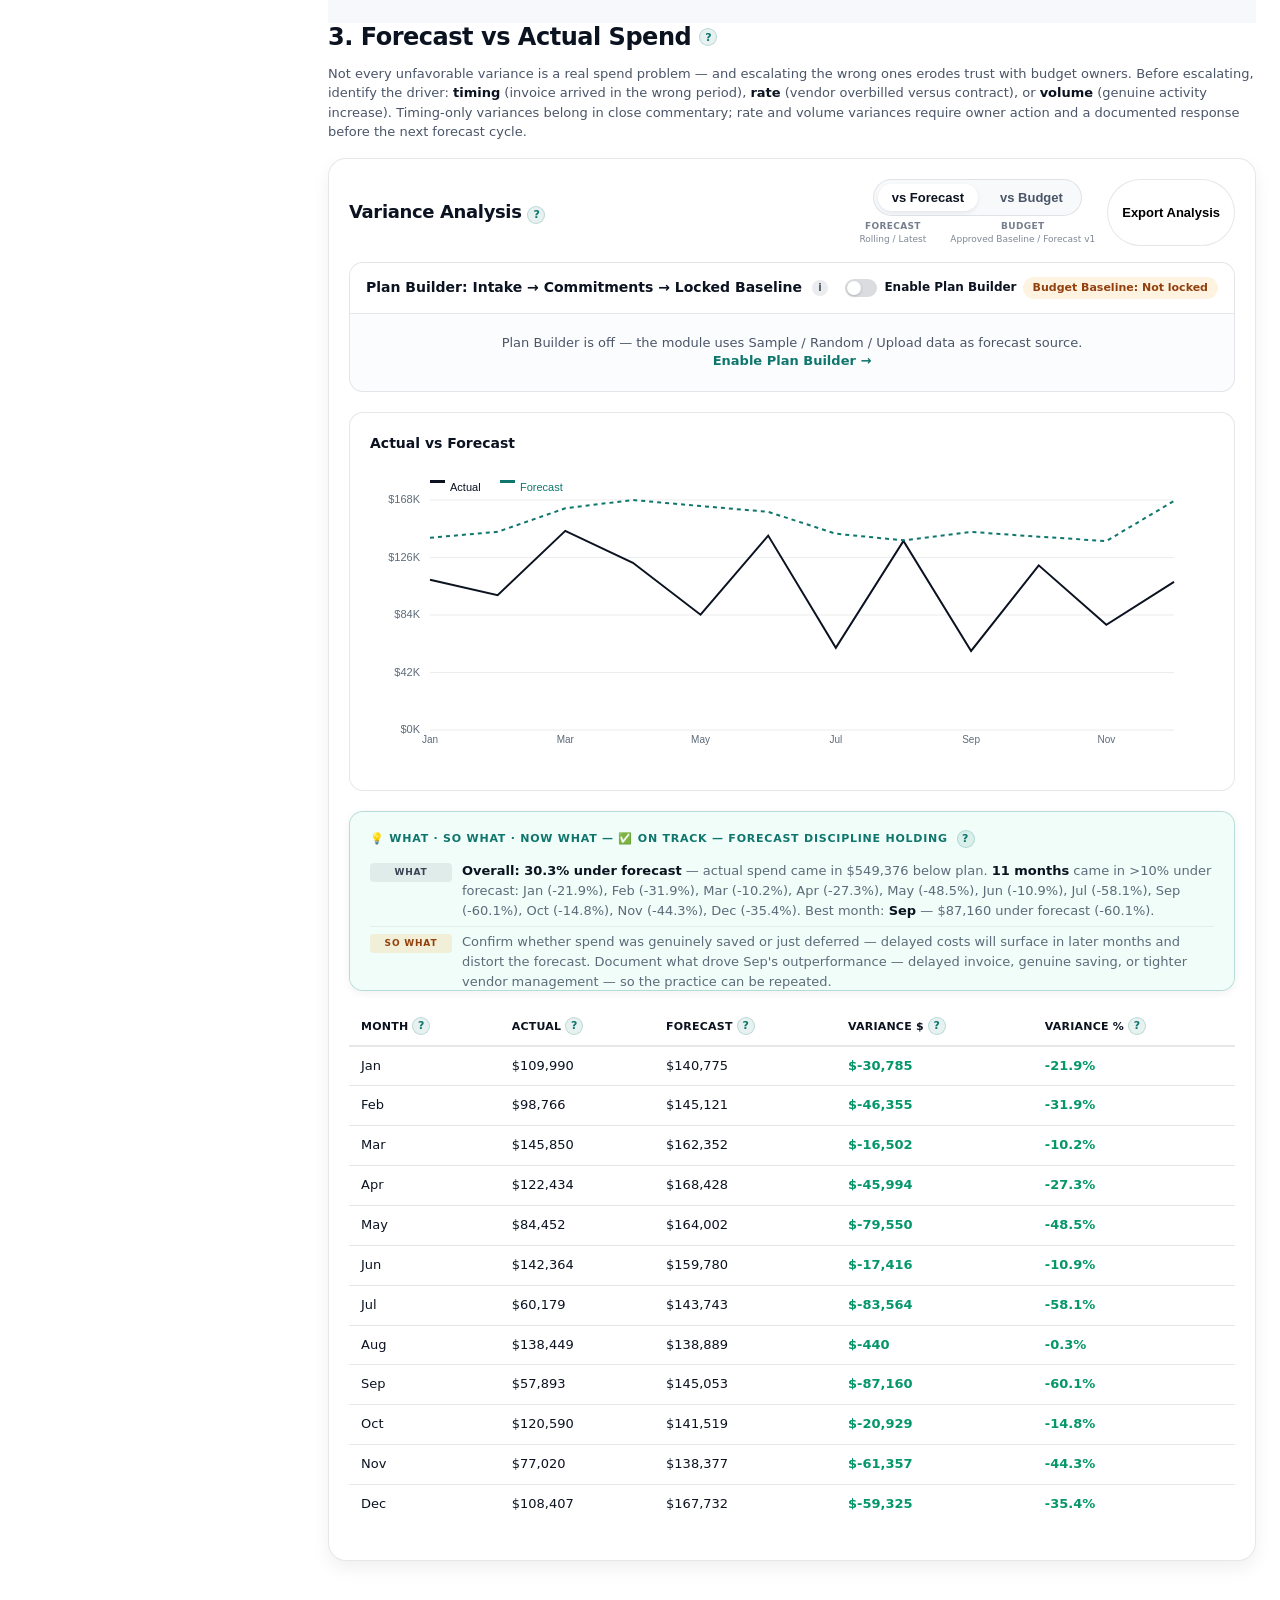
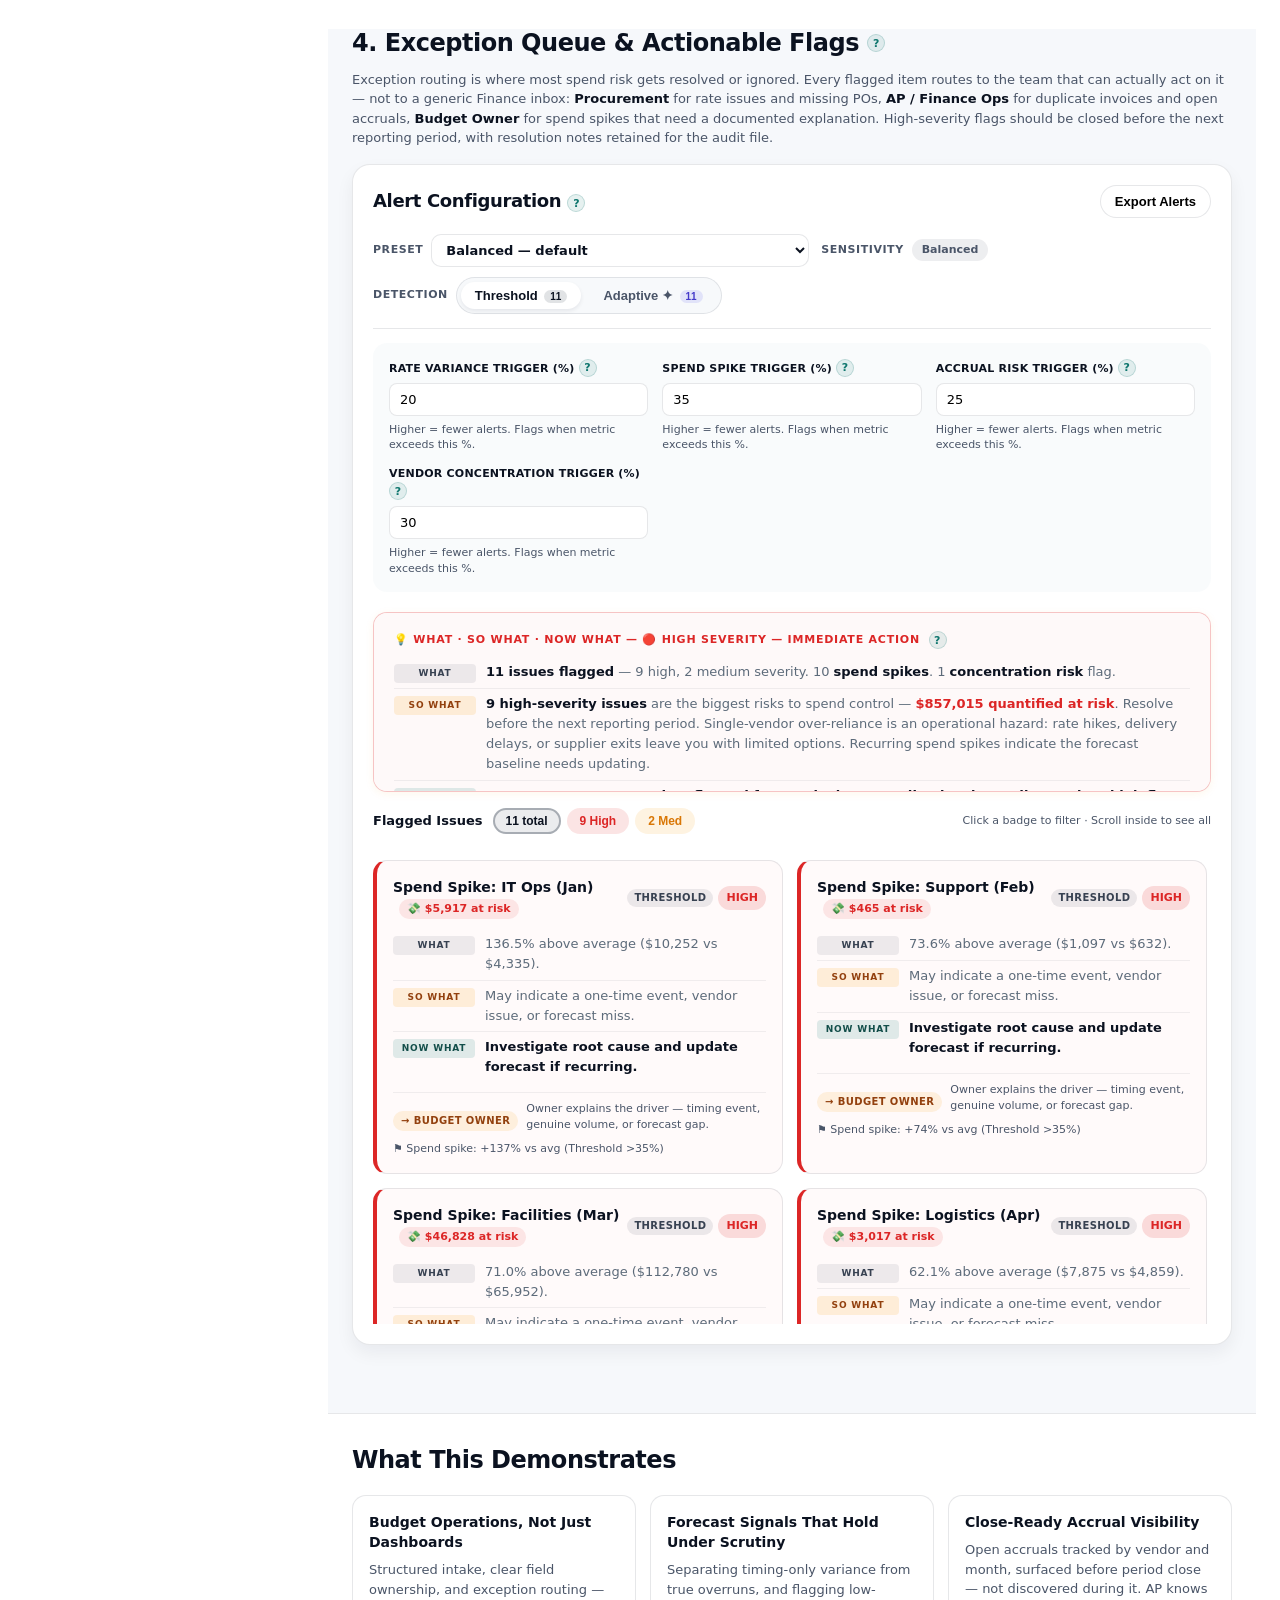
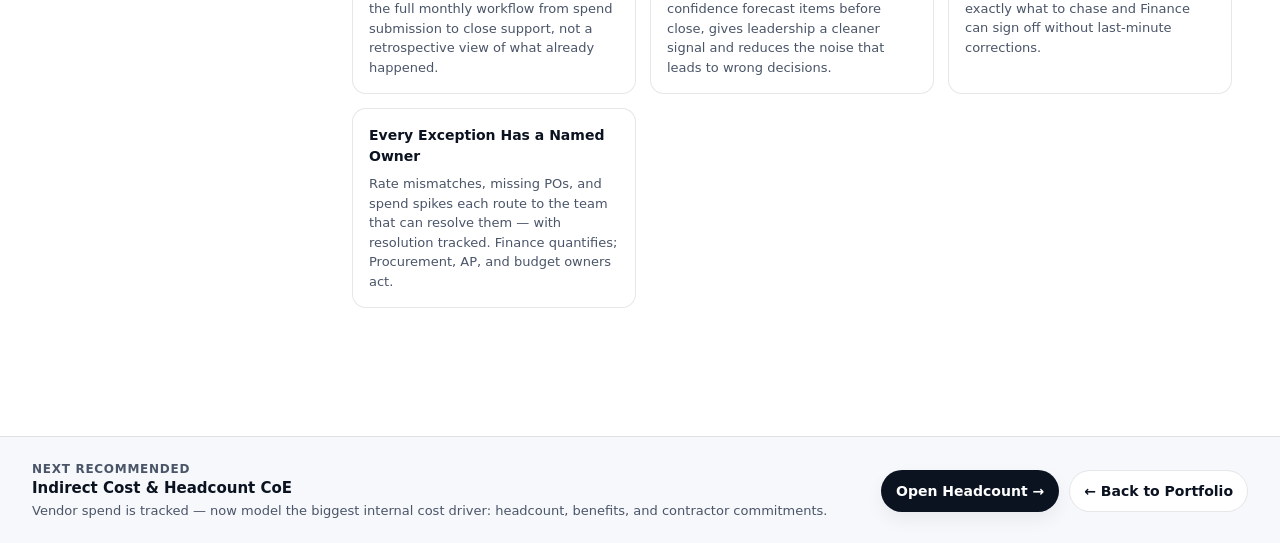
<file: operations-spend.html>
<!DOCTYPE html>
<html lang="en">
<head>
  <link rel="icon" href="favicon.ico" sizes="any">
  <link rel="icon" type="image/svg+xml" href="favicon.svg">
  <link rel="icon" type="image/png" sizes="32x32" href="favicon-32x32.png">
  <link rel="icon" type="image/png" sizes="48x48" href="favicon-48x48.png">
  <link rel="apple-touch-icon" sizes="180x180" href="apple-touch-icon.png">
  <meta name="theme-color" content="#49A6A6">
  <meta charset="UTF-8">
  <meta name="viewport" content="width=device-width, initial-scale=1.0">
  <title>Operations Finance &amp; Spend Analytics · FP&amp;A Portfolio</title>
  <link rel="stylesheet" href="style.css" />
  <style>
    /* module-hero, module-label, module-title, module-pill, module-subtitle,
       module-problem, module-role, feature-chips — all in style.css */

    /* Module sections */
    .module-section {
      padding: 0 0 48px 0;
    }

    .chip {
      font-size: 12px;
      padding: 7px 12px;
      border-radius: 999px;
      border: 1px solid var(--border);
      background: rgba(246,248,251,0.8);
      color: var(--text);
    }
    

    .module-section-title {
      font-size: 24px;
      margin-bottom: 20px;
      letter-spacing: -0.02em;
    }
    .module-card {
      background: white;
      border: 1px solid var(--border);
      border-radius: var(--radius);
      padding: 20px;
      margin-bottom: 20px;
      box-shadow: var(--shadow-soft);
    }
    .card-header {
      display: flex;
      align-items: center;
      justify-content: space-between;
      margin-bottom: 16px;
      flex-wrap: wrap;
      gap: 10px;
    }
    .card-title {
      font-size: 18px;
      font-weight: 650;
    }
    .card-actions {
      display: flex;
      gap: 8px;
      flex-wrap: wrap;
    }
    
    /* Buttons */
    .btn-small {
      padding: 8px 14px;
      font-size: 13px;
      border-radius: 999px;
      font-weight: 600;
      border: 1px solid var(--border);
      background: white;
      cursor: pointer;
      transition: all 140ms ease;
      white-space: nowrap;
    }
    .btn-small:hover {
      border-color: rgba(12, 23, 45, 0.18);
      box-shadow: 0 4px 12px rgba(11,18,32,0.06);
    }
    .btn-small:active {
      transform: translateY(1px);
    }
    .btn-primary {
      background: var(--text);
      color: white;
      border-color: var(--text);
    }
    .btn-primary:hover {
      box-shadow: 0 6px 18px rgba(11,18,32,0.12);
    }
    .btn-full {
      width: 100%;
      justify-content: center;
      display: flex;
    }
    
    /* KPI grid */
    .kpi-grid {
      display: grid;
      grid-template-columns: repeat(auto-fit, minmax(180px, 1fr));
      gap: 12px;
      margin-bottom: 20px;
    }
    .kpi-box {
      padding: 14px;
      border: 1px solid var(--border);
      border-radius: var(--radius-sm);
      background: rgba(246,248,251,0.6);
    }
    .kpi-box-label {
      font-size: 12px;
      color: var(--muted);
      margin-bottom: 6px;
    }
    .kpi-box-value {
      font-size: 20px;
      font-weight: 650;
    }
    
    /* Tables */
    .data-table {
      width: 100%;
      border-collapse: collapse;
      font-size: 13px;
      margin: 16px 0;
      overflow-x: auto;
    }
    .data-table th {
      text-align: left;
      padding: 10px 12px;
      border-bottom: 2px solid var(--border);
      font-weight: 650;
      color: var(--text);
      font-size: 11px;
      text-transform: uppercase;
      letter-spacing: 0.02em;
    }
    .data-table td {
      padding: 10px 12px;
      border-bottom: 1px solid var(--border);
    }
    .data-table tr:last-child td {
      border-bottom: none;
    }
    .data-table tr:hover {
      background: rgba(246,248,251,0.5);
    }
    .highlight-red {
      color: #dc2626;
      font-weight: 600;
    }
    .highlight-green {
      color: #059669;
      font-weight: 600;
    }
    
    /* Charts */
    .chart-container { overflow-anchor: none;
      margin: 20px 0;
      padding: 20px;
      border: 1px solid var(--border);
      border-radius: var(--radius-sm);
      background: white;
      position: relative;
    }
    .chart-title {
      font-size: 14px;
      font-weight: 650;
      margin-bottom: 16px;
      color: var(--text);
    }
    .chart-wrapper {
      position: relative;
      width: 100%;
    }
    .chart-canvas {
      display: block;
      width: 100%;
      height: auto;
    }
    
    /* Filters */
    .filter-row {
      display: flex;
      gap: 12px;
      margin-bottom: 16px;
      flex-wrap: wrap;
    }
    .filter-row select,
    .filter-row input {
      padding: 8px 12px;
      border: 1px solid var(--border);
      border-radius: 10px;
      font-size: 13px;
      background: white;
      font-family: var(--font-sans);
    }
    .filter-row label {
      font-size: 12px;
      font-weight: 600;
      color: var(--text);
      margin-right: 6px;
    }
    
    /* File upload */
    .file-input-wrapper {
      position: relative;
      display: inline-block;
    }
    .file-input-wrapper input[type="file"] {
      position: absolute;
      opacity: 0;
      width: 100%;
      height: 100%;
      cursor: pointer;
    }
    
    /* Alert cards */
    .alert-grid {
      display: grid;
      grid-template-columns: repeat(auto-fit, minmax(300px, 1fr));
      gap: 14px;
      margin-top: 16px;
    }
    .alert-card {
      padding: 16px;
      border: 1px solid var(--border);
      border-radius: var(--radius-sm);
      background: white;
    }
    .alert-card.high {
      border-left: 4px solid #dc2626;
      background: rgba(220, 38, 38, 0.02);
    }
    .alert-card.med {
      border-left: 4px solid #f59e0b;
      background: rgba(245, 158, 11, 0.02);
    }
    .alert-card.low {
      border-left: 4px solid #6b7280;
      background: rgba(107, 114, 128, 0.02);
    }
    .alert-header {
      display: flex;
      align-items: center;
      justify-content: space-between;
      margin-bottom: 10px;
    }
    .alert-title {
      font-size: 14px;
      font-weight: 650;
      color: var(--text);
    }
    .severity-badge {
      font-size: 11px;
      padding: 4px 8px;
      border-radius: 999px;
      font-weight: 600;
      text-transform: uppercase;
    }
    .severity-badge.high {
      background: rgba(220, 38, 38, 0.15);
      color: #dc2626;
    }
    .severity-badge.med {
      background: rgba(245, 158, 11, 0.15);
      color: #f59e0b;
    }
    .severity-badge.low {
      background: rgba(107, 114, 128, 0.15);
      color: #6b7280;
    }
    .alert-text {
      font-size: 13px;
      color: var(--text);
      line-height: 1.5;
      margin-bottom: 8px;
    }
    .alert-why {
      font-size: 12px;
      color: var(--muted);
      margin-bottom: 8px;
    }
    .alert-action {
      font-size: 12px;
      color: var(--accent);
      font-weight: 600;
    }
    
    /* Threshold controls */
    .threshold-controls {
      display: grid;
      grid-template-columns: repeat(auto-fit, minmax(200px, 1fr));
      gap: 14px;
      padding: 16px;
      background: rgba(246,248,251,0.6);
      border-radius: var(--radius-sm);
      margin-bottom: 20px;
    }
    .threshold-field {
      display: flex;
      flex-direction: column;
      gap: 6px;
    }
    .threshold-field label {
      font-size: 11px;
      font-weight: 600;
      color: var(--text);
      text-transform: uppercase;
      letter-spacing: 0.02em;
    }
    .threshold-field input {
      padding: 8px 10px;
      border: 1px solid var(--border);
      border-radius: 8px;
      font-size: 13px;
      font-family: var(--font-sans);
      background: white;
      transition: border-color 120ms ease;
    }
    .threshold-field input:focus { outline: none; border-color: rgba(12,23,45,0.30); }

    /* ── Risk v2: helper text & inline warnings ── */
    .threshold-helper {
      font-size: 11px;
      color: var(--muted);
      line-height: 1.4;
    }
    .threshold-warn {
      display: none;
      font-size: 11px;
      font-weight: 600;
      padding: 3px 7px;
      border-radius: 5px;
      line-height: 1.4;
    }
    .threshold-warn.w-noisy  { color: #92400e; background: rgba(245,158,11,0.13); }
    .threshold-warn.w-strict { color: #374151; background: rgba(12,23,45,0.07);   }
    .threshold-warn.w-dead   { color: #dc2626; background: rgba(220,38,38,0.09);  }

    /* ── Risk v2: preset + mode config bar ── */
    .risk-cfg-bar {
      display: flex;
      align-items: center;
      justify-content: space-between;
      flex-wrap: wrap;
      gap: 10px;
      margin-bottom: 14px;
      padding-bottom: 14px;
      border-bottom: 1px solid var(--border);
    }
    .risk-cfg-left, .risk-cfg-right {
      display: flex;
      align-items: center;
      gap: 8px;
      flex-wrap: wrap;
    }
    .risk-cfg-lbl {
      font-size: 11px;
      font-weight: 700;
      text-transform: uppercase;
      letter-spacing: 0.05em;
      color: var(--muted);
      white-space: nowrap;
    }
    /* Preset select reuses filter-row styling */
    .preset-sel {
      padding: 7px 10px;
      border: 1px solid var(--border);
      border-radius: 10px;
      font-size: 13px;
      font-weight: 600;
      font-family: var(--font-sans);
      background: white;
      color: var(--text);
      cursor: pointer;
    }
    /* Sensitivity pill */
    .sens-pill {
      font-size: 11px;
      font-weight: 700;
      padding: 3px 10px;
      border-radius: 999px;
      white-space: nowrap;
      transition: background 160ms, color 160ms;
    }
    .sens-pill.sp-high { background: rgba(220,38,38,0.10);   color: #dc2626; }
    .sens-pill.sp-mid  { background: rgba(12,23,45,0.07);    color: var(--muted); }
    .sens-pill.sp-low  { background: rgba(107,114,128,0.10); color: #6b7280; }

    /* ── Reset-to-preset link (appears when custom is active) ── */
    #resetPresetLink {
      display: none;
      font-size: 11px;
      font-weight: 600;
      color: var(--accent);
      text-decoration: underline;
      cursor: pointer;
      white-space: nowrap;
      background: none;
      border: none;
      padding: 0;
      font-family: inherit;
    }
    #resetPresetLink:hover { opacity: 0.75; }

    /* ── Risk v2: triggered-by badge on alert cards ── */
    .trig-badge {
      font-size: 10px;
      font-weight: 700;
      text-transform: uppercase;
      letter-spacing: 0.04em;
      padding: 2px 7px;
      border-radius: 999px;
    }
    .trig-badge.tb-thr  { background: rgba(12,23,45,0.08);   color: #374151; }
    .trig-badge.tb-adap { background: rgba(99,102,241,0.12); color: #4338ca; }
    .trig-badge.tb-both { background: rgba(220,38,38,0.10);  color: #dc2626; }

    /* ── Risk v2: friendly empty state ── */
    .alerts-empty {
      padding: 40px 20px;
      text-align: center;
    }
    .alerts-empty-icon  { font-size: 24px; margin-bottom: 10px; }
    .alerts-empty-title { font-size: 14px; font-weight: 650; color: var(--text); margin-bottom: 4px; }
    .alerts-empty-sub   { font-size: 13px; color: var(--muted); line-height: 1.5; max-width: 360px; margin: 0 auto; }

    /* ── Forecast Confidence Bar (dynamic) ── */
    .conf-bar-wrap {
      margin-top: 14px;
      padding: 12px 14px;
      background: rgba(15,118,110,0.04);
      border-radius: 10px;
      border: 1px solid rgba(15,118,110,0.14);
    }
    .conf-bar-header {
      display: flex;
      align-items: center;
      justify-content: space-between;
      margin-bottom: 10px;
      gap: 8px;
      flex-wrap: wrap;
    }
    .conf-bar-title {
      font-size: 11px;
      font-weight: 700;
      color: #0f766e;
      text-transform: uppercase;
      letter-spacing: 0.06em;
      display: flex;
      align-items: center;
      gap: 6px;
    }
    .conf-summary-pill {
      font-size: 10px;
      font-weight: 700;
      padding: 2px 9px;
      border-radius: 999px;
      white-space: nowrap;
    }
    .conf-summary-pill.high   { background: rgba(5,150,105,0.12);  color: #065f46; }
    .conf-summary-pill.medium { background: rgba(245,158,11,0.12); color: #92400e; }
    .conf-summary-pill.low    { background: rgba(220,38,38,0.10);  color: #dc2626; }
    .conf-stacked-bar {
      height: 10px;
      border-radius: 999px;
      overflow: hidden;
      display: flex;
      background: rgba(12,23,45,0.06);
      margin-bottom: 8px;
    }
    .conf-seg {
      height: 100%;
      transition: width 400ms ease;
    }
    .conf-seg.high   { background: #10b981; }
    .conf-seg.medium { background: #f59e0b; }
    .conf-seg.low    { background: #ef4444; }
    .conf-legend {
      display: flex;
      gap: 14px;
      flex-wrap: wrap;
    }
    .conf-legend-item {
      display: flex;
      align-items: center;
      gap: 5px;
      font-size: 10px;
      color: var(--muted);
    }
    .conf-legend-dot {
      width: 8px;
      height: 8px;
      border-radius: 50%;
      flex-shrink: 0;
    }
    .conf-legend-dot.high   { background: #10b981; }
    .conf-legend-dot.medium { background: #f59e0b; }
    .conf-legend-dot.low    { background: #ef4444; }
    .conf-legend-pct {
      font-weight: 700;
      color: var(--text);
    }

    /* ── Alert card owner badge ── */
    .alert-owner-badge {
      display: inline-flex;
      align-items: center;
      gap: 4px;
      font-size: 10px;
      font-weight: 700;
      padding: 3px 8px;
      border-radius: 999px;
      text-transform: uppercase;
      letter-spacing: 0.04em;
      white-space: nowrap;
      margin-top: 8px;
    }
    .alert-owner-badge.owner-procurement { background: rgba(59,130,246,0.10); color: #1d4ed8; }
    .alert-owner-badge.owner-ap          { background: rgba(124,58,237,0.10); color: #6d28d9; }
    .alert-owner-badge.owner-budget      { background: rgba(245,158,11,0.12); color: #92400e; }
    .alert-owner-badge.owner-finance     { background: rgba(15,118,110,0.10); color: #0f766e; }

    /* Demo section */
    .demo-section {
      padding: 32px 0;
      border-top: 1px solid var(--border);
    }
    .demo-grid {
      display: grid;
      grid-template-columns: repeat(auto-fit, minmax(280px, 1fr));
      gap: 14px;
    }
    .demo-card {
      padding: 16px;
      border: 1px solid var(--border);
      border-radius: var(--radius-sm);
      background: white;
    }
    .demo-card-title {
      font-size: 14px;
      font-weight: 650;
      margin-bottom: 8px;
    }
    .demo-card-text {
      font-size: 13px;
      color: var(--muted);
      line-height: 1.5;
    }
    
    /* Toggle */
    .toggle-group {
      display: flex;
      gap: 8px;
      padding: 4px;
      background: rgba(246,248,251,0.8);
      border-radius: 999px;
      border: 1px solid var(--border);
    }
    .toggle-btn {
      padding: 6px 14px;
      border-radius: 999px;
      font-size: 13px;
      font-weight: 600;
      background: transparent;
      border: none;
      cursor: pointer;
      transition: all 140ms ease;
      color: var(--muted);
    }
    .toggle-btn.active {
      background: white;
      color: var(--text);
      box-shadow: 0 2px 4px rgba(11,18,32,0.08);
    }

    /* ---- Variance Toggle Helper Microcopy ---- */
    .toggle-hint {
      font-size: 10px;
      color: var(--muted);
      line-height: 1.3;
      max-width: 130px;
      text-align: center;
    }
    .toggle-with-hint {
      display: flex;
      flex-direction: column;
      align-items: center;
      gap: 4px;
    }
    .toggle-hints-row {
      display: flex;
      gap: 8px;
      font-size: 10px;
      color: var(--muted);
      padding: 0 4px;
    }
    .toggle-hint-item {
      display: flex;
      flex-direction: column;
      align-items: center;
      min-width: 0;
    }
    .toggle-hint-label {
      font-weight: 600;
      font-size: 9px;
      text-transform: uppercase;
      letter-spacing: 0.04em;
      color: var(--muted);
      opacity: 0.75;
      white-space: nowrap;
    }

    /* ---- Plan Builder Sub-card ---- */
    .plan-builder-card {
      border: 1px solid var(--border);
      border-radius: var(--radius-sm);
      margin-bottom: 20px;
      background: rgba(246,248,251,0.4);
      overflow: hidden;
    }
    .plan-builder-header {
      display: flex;
      align-items: center;
      gap: 10px;
      padding: 14px 16px;
      background: white;
      border-bottom: 1px solid var(--border);
      flex-wrap: wrap;
    }
    .plan-builder-title {
      font-size: 14px;
      font-weight: 650;
      color: var(--text);
      flex: 1;
      min-width: 200px;
    }
    .plan-builder-actions {
      display: flex;
      gap: 6px;
      flex-wrap: wrap;
      align-items: center;
    }
    /* Toggle switch */
    .pb-switch {
      display: flex;
      align-items: center;
      gap: 7px;
      cursor: pointer;
      user-select: none;
    }
    .pb-switch input[type="checkbox"] { display: none; }
    .pb-switch-track {
      width: 32px;
      height: 18px;
      border-radius: 999px;
      background: rgba(12,23,45,0.15);
      position: relative;
      transition: background 150ms ease;
      flex-shrink: 0;
    }
    .pb-switch input:checked + .pb-switch-track {
      background: var(--text);
    }
    .pb-switch-thumb {
      position: absolute;
      top: 2px;
      left: 2px;
      width: 14px;
      height: 14px;
      border-radius: 50%;
      background: white;
      box-shadow: 0 1px 3px rgba(0,0,0,0.2);
      transition: transform 150ms ease;
    }
    .pb-switch input:checked + .pb-switch-track .pb-switch-thumb {
      transform: translateX(14px);
    }
    .pb-switch-label {
      font-size: 12px;
      font-weight: 600;
      color: var(--text);
      white-space: nowrap;
    }
    /* Status chip */
    .pb-status-chip {
      font-size: 11px;
      font-weight: 600;
      padding: 3px 10px;
      border-radius: 999px;
      white-space: nowrap;
      transition: background 150ms, color 150ms;
    }
    .pb-status-chip.not-locked {
      background: rgba(245,158,11,0.12);
      color: #92400e;
    }
    .pb-status-chip.locked {
      background: rgba(5,150,105,0.12);
      color: #065f46;
    }
    /* Plan builder body */
    .plan-builder-body {
      padding: 16px;
    }
    .plan-builder-body.pb-hidden { display: none; }
    .pb-disabled-msg {
      padding: 20px;
      text-align: center;
      font-size: 13px;
      color: var(--muted);
    }
    /* Plan builder table wrapper */
    .pb-table-section {
      margin-bottom: 20px;
    }
    .pb-section-header {
      display: flex;
      align-items: center;
      justify-content: space-between;
      margin-bottom: 10px;
      gap: 8px;
    }
    .pb-section-title {
      font-size: 12px;
      font-weight: 700;
      text-transform: uppercase;
      letter-spacing: 0.05em;
      color: var(--muted);
    }
    .pb-table {
      width: 100%;
      border-collapse: collapse;
      font-size: 12px;
      overflow-x: auto;
      display: block;
      white-space: nowrap;
    }
    .pb-table th {
      text-align: left;
      padding: 8px 10px;
      border-bottom: 2px solid var(--border);
      font-weight: 650;
      font-size: 10px;
      text-transform: uppercase;
      letter-spacing: 0.03em;
      color: var(--muted);
      background: white;
    }
    .pb-table td {
      padding: 8px 10px;
      border-bottom: 1px solid var(--border);
      vertical-align: middle;
    }
    .pb-table tr:last-child td { border-bottom: none; }
    .pb-table tr:hover td { background: rgba(246,248,251,0.5); }
    .pb-table-empty td {
      text-align: center;
      color: var(--muted);
      font-style: italic;
      padding: 18px;
    }
    /* Status badges in plan builder */
    .pb-badge {
      font-size: 10px;
      font-weight: 600;
      padding: 2px 8px;
      border-radius: 999px;
      white-space: nowrap;
    }
    .pb-badge.draft      { background: rgba(107,114,128,0.12); color: #6b7280; }
    .pb-badge.submitted  { background: rgba(245,158,11,0.12); color: #92400e; }
    .pb-badge.approved   { background: rgba(5,150,105,0.12); color: #065f46; }
    .pb-badge.rejected   { background: rgba(220,38,38,0.12); color: #dc2626; }
    .pb-badge.committed  { background: rgba(59,130,246,0.12); color: #1d4ed8; }
    .pb-badge.invoiced   { background: rgba(5,150,105,0.12); color: #065f46; }
    .pb-badge.cancelled  { background: rgba(107,114,128,0.12); color: #6b7280; text-decoration: line-through; }
    /* Modal overlay */
    .pb-modal-overlay {
      display: none;
      position: fixed;
      inset: 0;
      background: rgba(0,0,0,0.35);
      z-index: 1000;
      align-items: center;
      justify-content: center;
    }
    .pb-modal-overlay.open { display: flex; }
    .pb-modal {
      background: white;
      border-radius: var(--radius);
      padding: 24px;
      width: 100%;
      max-width: 480px;
      margin: 16px;
      box-shadow: 0 8px 40px rgba(0,0,0,0.18);
    }
    .pb-modal-title {
      font-size: 16px;
      font-weight: 650;
      margin-bottom: 16px;
    }
    .pb-form-grid {
      display: grid;
      grid-template-columns: 1fr 1fr;
      gap: 10px;
    }
    .pb-form-field {
      display: flex;
      flex-direction: column;
      gap: 4px;
    }
    .pb-form-field.full { grid-column: 1 / -1; }
    .pb-form-field label {
      font-size: 11px;
      font-weight: 600;
      text-transform: uppercase;
      letter-spacing: 0.03em;
      color: var(--muted);
    }
    .pb-form-field input,
    .pb-form-field select {
      padding: 8px 10px;
      border: 1px solid var(--border);
      border-radius: 8px;
      font-size: 13px;
      font-family: var(--font-sans);
      background: white;
      color: var(--text);
      transition: border-color 120ms;
    }
    .pb-form-field input:focus,
    .pb-form-field select:focus {
      outline: none;
      border-color: rgba(12,23,45,0.3);
    }
    .pb-modal-actions {
      display: flex;
      justify-content: flex-end;
      gap: 8px;
      margin-top: 18px;
    }
    .btn-small.btn-danger {
      color: #dc2626;
      border-color: rgba(220,38,38,0.25);
    }
    .btn-small.btn-danger:hover {
      background: rgba(220,38,38,0.06);
    }
    .btn-small.btn-accent {
      background: var(--text);
      color: white;
      border-color: var(--text);
    }
    .btn-small.btn-accent:hover {
      box-shadow: 0 4px 14px rgba(11,18,32,0.18);
    }
    .pb-action-btn {
      font-size: 11px;
      padding: 4px 9px;
      border-radius: 6px;
      border: 1px solid var(--border);
      background: white;
      cursor: pointer;
      font-weight: 600;
      color: var(--text);
      transition: all 120ms ease;
      white-space: nowrap;
    }
    .pb-action-btn:hover {
      border-color: rgba(12,23,45,0.2);
      background: rgba(246,248,251,0.8);
    }
    .pb-action-btn.danger {
      color: #dc2626;
      border-color: rgba(220,38,38,0.2);
    }
    .pb-action-btn.danger:hover {
      background: rgba(220,38,38,0.05);
    }
    .pb-source-badge {
      display: inline-flex;
      align-items: center;
      gap: 4px;
      font-size: 10px;
      font-weight: 700;
      text-transform: uppercase;
      letter-spacing: 0.04em;
      padding: 2px 8px;
      border-radius: 999px;
      background: rgba(59,130,246,0.1);
      color: #1d4ed8;
    }

    /* ---- Plan Builder Guide Panel (floating) ---- */
    .pb-guide-fab {
      position: fixed;
      bottom: 28px;
      right: 28px;
      z-index: 900;
      width: 44px;
      height: 44px;
      border-radius: 50%;
      background: var(--text);
      color: white;
      border: none;
      cursor: pointer;
      font-size: 18px;
      display: flex;
      align-items: center;
      justify-content: center;
      box-shadow: 0 4px 18px rgba(11,18,32,0.22);
      transition: transform 140ms ease, box-shadow 140ms ease;
    }
    .pb-guide-fab:hover {
      transform: scale(1.08);
      box-shadow: 0 6px 24px rgba(11,18,32,0.28);
    }
    .pb-guide-fab .pb-guide-fab-badge {
      position: absolute;
      top: -4px;
      right: -4px;
      width: 16px;
      height: 16px;
      border-radius: 50%;
      background: #f59e0b;
      border: 2px solid white;
      font-size: 9px;
      font-weight: 700;
      display: flex;
      align-items: center;
      justify-content: center;
      color: white;
    }
    .pb-guide-panel {
      position: fixed;
      bottom: 84px;
      right: 28px;
      z-index: 900;
      width: 320px;
      background: white;
      border-radius: 16px;
      border: 1px solid var(--border);
      box-shadow: 0 12px 48px rgba(11,18,32,0.18);
      overflow: hidden;
      display: none;
      flex-direction: column;
      max-height: calc(100vh - 120px);
    }
    .pb-guide-panel.open { display: flex; }
    .pb-guide-panel-head {
      display: flex;
      align-items: center;
      justify-content: space-between;
      padding: 14px 16px 12px;
      background: var(--text);
      color: white;
    }
    .pb-guide-panel-title {
      font-size: 13px;
      font-weight: 700;
      letter-spacing: -0.01em;
    }
    .pb-guide-panel-subtitle {
      font-size: 10px;
      opacity: 0.65;
      margin-top: 1px;
    }
    .pb-guide-close {
      background: rgba(255,255,255,0.15);
      border: none;
      border-radius: 8px;
      color: white;
      width: 26px;
      height: 26px;
      cursor: pointer;
      font-size: 14px;
      display: flex;
      align-items: center;
      justify-content: center;
      transition: background 120ms;
      flex-shrink: 0;
    }
    .pb-guide-close:hover { background: rgba(255,255,255,0.25); }
    .pb-guide-body {
      overflow-y: auto;
      flex: 1;
      padding: 0;
      scrollbar-width: thin;
      scrollbar-color: rgba(12,23,45,0.12) transparent;
    }
    .pb-guide-step {
      display: flex;
      gap: 12px;
      padding: 13px 16px;
      border-bottom: 1px solid var(--border);
      cursor: pointer;
      transition: background 100ms;
      position: relative;
    }
    .pb-guide-step:last-child { border-bottom: none; }
    .pb-guide-step:hover { background: rgba(246,248,251,0.7); }
    .pb-guide-step.done { opacity: 0.55; }
    .pb-guide-step.active { background: rgba(15,118,110,0.04); }
    .pb-guide-num {
      width: 24px;
      height: 24px;
      border-radius: 50%;
      display: flex;
      align-items: center;
      justify-content: center;
      font-size: 11px;
      font-weight: 700;
      flex-shrink: 0;
      margin-top: 1px;
      transition: background 150ms, color 150ms;
    }
    .pb-guide-num.pending {
      background: rgba(12,23,45,0.08);
      color: var(--muted);
    }
    .pb-guide-num.active {
      background: var(--text);
      color: white;
    }
    .pb-guide-num.done {
      background: rgba(5,150,105,0.15);
      color: #059669;
    }
    .pb-guide-content {}
    .pb-guide-step-title {
      font-size: 13px;
      font-weight: 650;
      color: var(--text);
      margin-bottom: 3px;
      line-height: 1.3;
    }
    .pb-guide-step-desc {
      font-size: 11px;
      color: var(--muted);
      line-height: 1.5;
    }
    .pb-guide-step-action {
      display: inline-block;
      margin-top: 6px;
      font-size: 11px;
      font-weight: 600;
      color: var(--accent);
      cursor: pointer;
      text-decoration: underline;
      text-underline-offset: 2px;
    }
    .pb-guide-done-tick {
      position: absolute;
      right: 14px;
      top: 50%;
      transform: translateY(-50%);
      font-size: 14px;
      color: #059669;
    }
    .pb-guide-progress-bar-wrap {
      padding: 10px 16px 12px;
      background: rgba(246,248,251,0.6);
      border-top: 1px solid var(--border);
    }
    .pb-guide-progress-label {
      font-size: 10px;
      font-weight: 600;
      color: var(--muted);
      text-transform: uppercase;
      letter-spacing: 0.05em;
      margin-bottom: 5px;
      display: flex;
      justify-content: space-between;
    }
    .pb-guide-progress-track {
      height: 4px;
      background: rgba(12,23,45,0.08);
      border-radius: 999px;
      overflow: hidden;
    }
    .pb-guide-progress-fill {
      height: 100%;
      background: #0f766e;
      border-radius: 999px;
      transition: width 300ms ease;
    }
    /* pb-info icon: inline ⓘ used in section titles */
    .pb-info {
      display: inline-flex;
      align-items: center;
      justify-content: center;
      width: 16px;
      height: 16px;
      border-radius: 50%;
      background: rgba(12,23,45,0.08);
      color: var(--muted);
      font-size: 10px;
      font-weight: 700;
      font-style: normal;
      cursor: pointer;
      vertical-align: middle;
      margin-left: 5px;
      line-height: 1;
      transition: background 120ms, color 120ms;
      flex-shrink: 0;
    }
    .pb-info:hover {
      background: var(--text);
      color: white;
    }
    @media (max-width: 480px) {
      .pb-guide-panel {
        right: 12px;
        bottom: 80px;
        width: calc(100vw - 24px);
      }
      .pb-guide-fab {
        right: 12px;
        bottom: 16px;
      }
    }

    /* ---- Decision Box ---- */
    .decision-box {
      background: white;
      border: 1.5px solid var(--accent);
      border-radius: var(--radius);
      padding: 20px 24px;
      box-shadow: 0 0 0 4px rgba(15,118,110,0.08), var(--shadow-soft);
      margin-bottom: 24px;
      transition: border-color 200ms ease, box-shadow 200ms ease, background 200ms ease;
      /* Fixed size: eyebrow + summary + verdict + header row + 4 data rows — never resizes with data changes */
      min-height: 345px;
      max-height: 345px;
      overflow: hidden;
    }
    /* Positive — green */
    .decision-box--positive {
      border-color: #0f766e;
      background: #f0fdf9;
      box-shadow: 0 0 0 4px rgba(15,118,110,0.10), var(--shadow-soft);
    }
    .decision-box--positive .decision-box-eyebrow { color: #0f766e; }
    .decision-box--positive .verdict-action        { color: #0f766e; }
    /* Caution — amber (Freeze spend: no leakage but overrun risk) */
    .decision-box--caution {
      border-color: #d97706;
      background: #fffbeb;
      box-shadow: 0 0 0 4px rgba(217,119,6,0.10), var(--shadow-soft);
    }
    .decision-box--caution .decision-box-eyebrow { color: #b45309; }
    .decision-box--caution .verdict-action        { color: #b45309; }
    /* Negative — red (Fix leakage first) */
    .decision-box--negative {
      border-color: #dc2626;
      background: #fef2f2;
      box-shadow: 0 0 0 4px rgba(220,38,38,0.10), var(--shadow-soft);
    }
    .decision-box--negative .decision-box-eyebrow { color: #dc2626; }
    .decision-box--negative .verdict-action        { color: #dc2626; }
    .decision-box-eyebrow {
      font-size: 11px;
      font-weight: 700;
      text-transform: uppercase;
      letter-spacing: 0.07em;
      color: var(--accent);
      margin-bottom: 8px;
    }
    .decision-box-verdict {
      font-size: 20px;
      font-weight: 700;
      letter-spacing: -0.02em;
      color: var(--text);
      margin-bottom: 14px;
    }
    .decision-box-verdict .verdict-action {
      color: var(--accent);
    }
    .decision-box-exceptions {
      margin: 0 0 12px 0;
      border: 1px solid var(--border);
      border-radius: 10px;
      overflow: hidden;
    }
    .exception-row {
      display: grid;
      grid-template-columns: 1fr auto auto;
      gap: 12px;
      padding: 9px 14px;
      border-bottom: 1px solid var(--border);
      font-size: 13px;
      align-items: center;
    }
    .exception-row:last-child {
      border-bottom: none;
    }
    .exception-row[onclick]:hover {
      background: rgba(246,248,251,0.8);
    }
    .exception-row-header {
      background: rgba(246,248,251,0.8);
      font-weight: 700;
      font-size: 11px;
      text-transform: uppercase;
      letter-spacing: 0.03em;
      color: var(--muted);
    }
    .exception-label {
      color: var(--text);
      font-weight: 600;
    }
    .exception-count {
      color: #dc2626;
      font-weight: 700;
      font-family: var(--font-mono);
      text-align: right;
    }
    .exception-action {
      color: var(--accent);
      font-size: 12px;
      font-weight: 600;
      text-align: right;
    }
    .decision-box-fallback {
      font-size: 14px;
      color: var(--muted);
      font-style: italic;
    }
      .main-content { overflow-anchor: none; }
    .module-card { overflow-anchor: none; }
    .data-table { overflow-anchor: none; }
    #alertsScroll::-webkit-scrollbar { width: 4px; }
    #alertsScroll::-webkit-scrollbar-track { background: transparent; }
    #alertsScroll::-webkit-scrollbar-thumb { background: rgba(12,23,45,0.15); border-radius: 4px; }
    #alertsScroll::-webkit-scrollbar-thumb:hover { background: rgba(12,23,45,0.28); }
    /* Rate table scroll container */
    #rateTableScroll::-webkit-scrollbar { width: 5px; height: 5px; }
    #rateTableScroll::-webkit-scrollbar-track { background: transparent; }
    #rateTableScroll::-webkit-scrollbar-thumb { background: rgba(12,23,45,0.15); border-radius: 4px; }
    #rateTableScroll::-webkit-scrollbar-thumb:hover { background: rgba(12,23,45,0.28); }
    /* So What explainer scrollbars */
    #rateSoWhat::-webkit-scrollbar,
    #accrualSoWhat::-webkit-scrollbar,
    #forecastSoWhat::-webkit-scrollbar,
    #riskSoWhat::-webkit-scrollbar { width: 4px; }
    #rateSoWhat::-webkit-scrollbar-track,
    #accrualSoWhat::-webkit-scrollbar-track,
    #forecastSoWhat::-webkit-scrollbar-track,
    #riskSoWhat::-webkit-scrollbar-track { background: transparent; }
    #rateSoWhat::-webkit-scrollbar-thumb,
    #accrualSoWhat::-webkit-scrollbar-thumb,
    #forecastSoWhat::-webkit-scrollbar-thumb,
    #riskSoWhat::-webkit-scrollbar-thumb { background: rgba(12,23,45,0.18); border-radius: 4px; }
    #rateSoWhat::-webkit-scrollbar-thumb:hover,
    #accrualSoWhat::-webkit-scrollbar-thumb:hover,
    #forecastSoWhat::-webkit-scrollbar-thumb:hover,
    #riskSoWhat::-webkit-scrollbar-thumb:hover { background: rgba(12,23,45,0.32); }
    /* ── What / So What / Now What framework ── */
    .wswn { display: flex; flex-direction: column; gap: 0; }
    .wswn-row { display: grid; grid-template-columns: 82px 1fr; gap: 10px; align-items: baseline; padding: 5px 0; border-top: 1px solid rgba(12,23,45,0.06); }
    .wswn-row:first-child { border-top: none; }
    .wswn-label {
      font-size: 9px;
      font-weight: 800;
      text-transform: uppercase;
      letter-spacing: 0.09em;
      padding: 3px 7px;
      border-radius: 4px;
      white-space: nowrap;
      text-align: center;
      margin-top: 2px;
    }
    .wswn-label.lbl-what    { background: rgba(12,23,45,0.07);  color: #374151; }
    .wswn-label.lbl-sowhat  { background: rgba(245,158,11,0.14); color: #92400e; }
    .wswn-label.lbl-nowwhat { background: rgba(15,118,110,0.13); color: #134e4a; }
    .wswn-content { font-size: 13px; color: #5d6b7a; line-height: 1.55; }

    /* Fixed-layout tables: rate & accrual */
    #rateTable,
    #accrualTable {
      table-layout: fixed;
      width: 100%;
    }
    #rateTable tbody tr,
    #accrualTable tbody tr {
      height: 40px;
    }
    #rateTable td,
    #rateTable th,
    #accrualTable td,
    #accrualTable th {
      overflow: hidden;
      text-overflow: ellipsis;
      white-space: nowrap;
    }
    /* Rate table column widths */
    #rateTable colgroup col:nth-child(1) { width: 22%; }  /* Vendor */
    #rateTable colgroup col:nth-child(2) { width: 18%; }  /* Service */
    #rateTable colgroup col:nth-child(3) { width: 14%; }  /* Category */
    #rateTable colgroup col:nth-child(4) { width: 13%; }  /* Contract Rate */
    #rateTable colgroup col:nth-child(5) { width: 13%; }  /* Avg Paid Rate */
    #rateTable colgroup col:nth-child(6) { width: 11%; }  /* Rate Variance % */
    #rateTable colgroup col:nth-child(7) { width: 9%; }   /* Leakage $ */
    /* Accrual table column widths */
    #accrualTable colgroup col:nth-child(1) { width: 10%; }  /* Month */
    #accrualTable colgroup col:nth-child(2) { width: 14%; }  /* Invoice Count */
    #accrualTable colgroup col:nth-child(3) { width: 13%; }  /* Open Records */
    #accrualTable colgroup col:nth-child(4) { width: 16%; }  /* Incurred */
    #accrualTable colgroup col:nth-child(5) { width: 16%; }  /* Invoiced */
    #accrualTable colgroup col:nth-child(6) { width: 16%; }  /* Accrual Amount */
    #accrualTable colgroup col:nth-child(7) { width: 15%; }  /* Status */
  
    /* ── Data-needed strip ── */
    .data-needed-section {
      padding: 0 0 0 0;
      border-bottom: 1px solid var(--border, #e5e8ef);
    }
    .data-needed-wrap {
      max-width: var(--max-w, 1200px);
      margin: 0 auto;
      padding: 20px 32px 24px;
    }
    .data-needed-label {
      font-size: 10px;
      font-weight: 700;
      text-transform: uppercase;
      letter-spacing: 0.09em;
      color: var(--muted, #6b7280);
      margin-bottom: 10px;
      display: flex;
      align-items: center;
      gap: 6px;
    }
    .data-needed-grid {
      display: grid;
      grid-template-columns: repeat(auto-fill, minmax(185px, 1fr));
      gap: 8px;
      align-items: stretch;
    }
    .data-needed-item {
      padding: 10px 12px;
      border: 1px solid var(--border, #e5e8ef);
      border-radius: 9px;
      display: flex;
      align-items: flex-start;
      gap: 9px;
      background: #fafbfc;
      min-height: 88px;
      box-sizing: border-box;
    }
    .data-needed-icon {
      width: 26px;
      height: 26px;
      font-size: 13px;
      border-radius: 6px;
      display: flex;
      align-items: center;
      justify-content: center;
      flex-shrink: 0;
      margin-top: 1px;
    }
    .data-needed-name {
      font-size: 11px;
      font-weight: 700;
      color: var(--text, #0b1220);
      margin-bottom: 3px;
      line-height: 1.35;
    }
    .data-needed-desc {
      font-size: 10px;
      color: var(--muted, #6b7280);
      line-height: 1.5;
    }




    /* ── Sidebar accordion ── */
    .sb-acc-header:hover { color: var(--text); }
    .sb-acc-header.open  { color: var(--text); }
    .sb-acc-chevron {
      font-size: 10px;
      color: var(--muted);
      transition: transform 200ms ease;
      flex-shrink: 0;
    }
    .sb-acc-header.open .sb-acc-chevron {
      transform: rotate(180deg);
      color: var(--text);
    }
    .sb-acc-badge {
      font-size: 10px;
      font-weight: 600;
      padding: 2px 8px;
      border-radius: 999px;
      background: var(--accent-soft, rgba(15,118,110,0.10));
      color: var(--accent, #0f766e);
      flex-shrink: 0;
      margin-left: auto;
    }

    .sb-acc-body {
      display: none;
      padding-bottom: 14px;
    }
    .sb-acc-body.open { display: block; }

    /* Buttons inside accordion */
    .sb-acc-btn {
      display: flex;
      align-items: center;
      gap: 8px;
      width: 100%;
      padding: 7px 12px;
      border-radius: 999px;
      border: 1px solid var(--border);
      background: white;
      font-size: 12px;
      font-weight: 600;
      cursor: pointer;
      margin-top: 6px;
      transition: all 140ms ease;
      text-align: left;
      white-space: nowrap;
      font-family: inherit;
    }
    .sb-acc-btn:first-child { margin-top: 0; }
    .sb-acc-btn:hover {
      border-color: rgba(12,23,45,0.18);
      box-shadow: 0 4px 12px rgba(11,18,32,0.06);
    }
    .sb-acc-btn:active { transform: translateY(1px); }
    .sb-acc-btn.primary { background: var(--text, #0b1220); color: white; border-color: var(--text, #0b1220); }
    .sb-acc-btn.primary:hover { box-shadow: 0 6px 18px rgba(11,18,32,0.12); }
    .sb-acc-btn.accent  { background: var(--accent, #0f766e); color: white; border-color: var(--accent, #0f766e); }

    /* Scenario tabs inside accordion */
    .sb-acc-tabs { display: flex; flex-direction: column; gap: 6px; }
    .sb-acc-tab {
      padding: 8px 12px;
      border-radius: 10px;
      border: 1px solid var(--border);
      background: white;
      cursor: pointer;
      font-size: 12px;
      font-weight: 600;
      transition: all 140ms ease;
      text-align: left;
      display: flex;
      align-items: center;
      gap: 8px;
      font-family: inherit;
    }
    .sb-acc-tab:hover { border-color: rgba(12,23,45,0.18); box-shadow: 0 4px 12px rgba(11,18,32,0.06); }
    .sb-acc-tab.active { background: var(--text, #0b1220); color: white; border-color: var(--text, #0b1220); }

    /* Input rows inside accordion */
    .sb-acc-input-row {
      display: flex;
      align-items: center;
      justify-content: space-between;
      gap: 8px;
      margin-bottom: 10px;
    }
    .sb-acc-input-row:last-child { margin-bottom: 0; }
    .sb-acc-input-row label {
      font-size: 11px;
      color: var(--muted, #5d6b7a);
      flex: 1;
      line-height: 1.3;
    }
    .sb-acc-input-row input[type="number"] {
      width: 76px;
      padding: 5px 7px;
      border: 1px solid var(--border);
      border-radius: 8px;
      font-size: 12px;
      font-family: inherit;
      background: white;
      text-align: right;
      flex-shrink: 0;
      -moz-appearance: textfield;
    }
    .sb-acc-input-row input[type="number"]::-webkit-outer-spin-button,
    .sb-acc-input-row input[type="number"]::-webkit-inner-spin-button { -webkit-appearance: none; margin: 0; }
    .sb-acc-input-row input[type="number"]:focus {
      outline: none;
      border-color: var(--accent, #0f766e);
      box-shadow: 0 0 0 2px rgba(15,118,110,0.15);
    }
    .sb-acc-sub {
      font-size: 10px;
      font-weight: 700;
      color: var(--muted);
      letter-spacing: 0.07em;
      text-transform: uppercase;
      margin: 10px 0 8px;
      border-top: 1px solid var(--border);
      padding-top: 9px;
    }

    /* Responsive: on mobile sidebar goes full width, no sticky, no scroll */
    @media (max-width: 860px) {
      .sidebar {
        position: static;
        max-height: none;
        overflow-y: visible;
      }
    }

  
    /* ── Tooltip engine: body-level fixed div, never clipped by overflow ── */
    /* Kill ALL CSS ::after tooltip rules — they clip inside overflow containers */
    .help-icon::after,
    .help-icon:hover::after,
    .help-icon[data-help]::after,
    [data-tt]::after,
    [data-tt]:hover::after,
    .term-helper::after,
    .term-helper:hover::after {
      content: none !important;
      display: none !important;
      opacity: 0 !important;
      visibility: hidden !important;
      pointer-events: none !important;
    }

    /* #tt-root — single fixed tooltip bubble appended to <body> by JS */
    #tt-root {
      position: fixed;
      z-index: 99999;
      pointer-events: none;
      padding: 9px 13px;
      background: rgba(11,18,32,0.95);
      color: #f0f4f8;
      font-size: 12px;
      font-weight: 400;
      line-height: 1.55;
      border-radius: 9px;
      white-space: normal;
      width: 270px;
      max-width: calc(100vw - 24px);
      box-shadow: 0 4px 18px rgba(0,0,0,0.28);
      text-align: left;
      opacity: 0;
      transition: opacity 120ms ease;
    }
    #tt-root.tt-visible { opacity: 1; }

    /* .help-icon visual — keep the badge, remove position:relative (no longer needed) */
    .help-icon {
      display: inline-flex;
      align-items: center;
      justify-content: center;
      width: 18px;
      height: 18px;
      border-radius: 50%;
      background: rgba(15,118,110,0.10);
      border: 1px solid rgba(15,118,110,0.20);
      color: var(--accent);
      font-size: 11px;
      font-weight: 700;
      cursor: help;
      flex-shrink: 0;
      position: static;   /* was relative — not needed with body-level tooltip */
    }
    .help-icon::before { content: '?'; line-height: 1; }

  
    /* ═══════════════════════════════════════════════
       SHARED SIDEBAR SHELL — standardised across all modules
       ═══════════════════════════════════════════════ */

    /* Layout */
    .module-layout {
      display: grid;
      grid-template-columns: 280px 1fr;
      gap: 24px;
      align-items: start;
      max-width: 1400px;
      margin: 0 auto;
      padding: 32px 24px;
    }

    .main-content { min-width: 0; }

    /* Mobile Controls Toggle Button */
    .mobile-controls-btn {
      display: none;
      align-items: center;
      gap: 10px;
      width: 100%;
      padding: 12px 16px;
      background: white;
      border: 1px solid var(--border);
      border-radius: var(--radius-sm);
      font-size: 14px;
      font-weight: 700;
      color: var(--text);
      cursor: pointer;
      margin-bottom: 4px;
      box-shadow: var(--shadow-soft);
      transition: all 140ms ease;
    }
    .mobile-controls-btn:hover {
      border-color: rgba(12,23,45,0.18);
      box-shadow: var(--shadow);
    }
    .mobile-controls-btn .mcb-icon { font-size: 16px; flex-shrink: 0; }
    .mobile-controls-btn .mcb-label { flex: 1; text-align: left; }
    .mobile-controls-btn .mcb-chevron {
      font-size: 11px; color: var(--muted);
      transition: transform 200ms ease;
    }
    .mobile-controls-btn[aria-expanded="true"] .mcb-chevron { transform: rotate(180deg); }

    /* Sidebar shell */
    .sidebar {
      position: sticky;
      top: calc(var(--nav-h, 56px) + 36px);
      padding: 16px;
      background: white;
      border: 1px solid var(--border);
      border-radius: var(--radius);
      box-shadow: var(--shadow-soft);
      max-height: calc(100vh - var(--nav-h, 56px) - 52px);
      overflow-y: auto;
      overflow-x: hidden;
      scrollbar-width: thin;
      scrollbar-color: rgba(12,23,45,0.15) transparent;
      width: 280px;
    }
    .sidebar::-webkit-scrollbar { width: 4px; }
    .sidebar::-webkit-scrollbar-track { background: transparent; }
    .sidebar::-webkit-scrollbar-thumb { background: rgba(12,23,45,0.15); border-radius: 4px; }
    .sidebar::-webkit-scrollbar-thumb:hover { background: rgba(12,23,45,0.28); }

    /* Static section (Data Mode etc — always visible) */
    .sb-static {
      padding-bottom: 14px;
      border-bottom: 1px solid var(--border);
      margin-bottom: 0;
    }
    .sb-static-title {
      font-size: 10px;
      font-weight: 700;
      color: var(--muted);
      letter-spacing: 0.08em;
      text-transform: uppercase;
      display: flex;
      align-items: center;
      justify-content: space-between;
      gap: 8px;
      margin-bottom: 10px;
    }

    /* ── Data Mode segmented control (fixed height, no wrapping) ── */
    .sb-data-mode-row {
      display: flex;
      gap: 0;
      height: 34px;              /* fixed height — prevents layout shift */
      border: 1px solid var(--border);
      border-radius: 10px;
      overflow: hidden;
      background: var(--bg-muted);
      flex-wrap: nowrap;         /* never wrap */
    }
    .sb-data-mode-btn {
      flex: 1;
      min-width: 0;
      height: 100%;
      padding: 0 4px;
      background: transparent;
      border: none;
      border-right: 1px solid var(--border);
      font-size: 12px;
      font-weight: 600;
      color: var(--muted);
      cursor: pointer;
      transition: background 120ms ease, color 120ms ease;
      white-space: nowrap;
      overflow: hidden;
      text-overflow: ellipsis;
      font-family: inherit;
    }
    .sb-data-mode-btn:last-child { border-right: none; }
    .sb-data-mode-btn:hover { background: rgba(12,23,45,0.04); color: var(--text); }
    .sb-data-mode-btn.active {
      background: var(--text);
      color: white;
    }

    /* Mode pills (2-option) — also fixed height */
    .sb-mode-pills {
      display: flex;
      gap: 0;
      height: 34px;
      border: 1px solid var(--border);
      border-radius: 10px;
      overflow: hidden;
      background: var(--bg-muted);
      flex-wrap: nowrap;
    }
    .sb-mode-pill {
      flex: 1;
      height: 100%;
      padding: 0 6px;
      border: none;
      border-right: 1px solid var(--border);
      background: transparent;
      font-size: 12px;
      font-weight: 600;
      color: var(--muted);
      cursor: pointer;
      transition: background 120ms ease, color 120ms ease;
      white-space: nowrap;
      overflow: hidden;
      text-overflow: ellipsis;
      font-family: inherit;
      text-align: center;
    }
    .sb-mode-pill:last-child { border-right: none; }
    .sb-mode-pill:hover { background: rgba(12,23,45,0.04); color: var(--text); }
    .sb-mode-pill.active { background: var(--text); color: white; }

    /* Badge */
    .data-badge {
      font-size: 11px;
      padding: 3px 9px;
      border-radius: 999px;
      background: rgba(15,118,110,0.10);
      border: 1px solid rgba(15,118,110,0.20);
      color: var(--accent);
      font-weight: 600;
      white-space: nowrap;
      flex-shrink: 0;
    }
    .data-badge.random {
      background: #fef3c7;
      border-color: #fbbf24;
      color: #92400e;
    }

    /* Accordion groups */
    .sb-acc-group {
      border-bottom: 1px solid var(--border);
    }
    .sb-acc-group:last-child { border-bottom: none; }

    .sb-acc-header {
      display: flex;
      align-items: center;
      justify-content: space-between;
      gap: 8px;
      padding: 12px 0;
      cursor: pointer;
      user-select: none;
      font-size: 10px;
      font-weight: 700;
      text-transform: uppercase;
      letter-spacing: 0.08em;
      color: var(--muted);
      background: none;
      border: none;
      width: 100%;
      text-align: left;
      transition: color 120ms ease;
      font-family: inherit;
    }
    .sb-acc-header:hover { color: var(--text); }
    .sb-acc-header.open  { color: var(--text); }
    .sb-acc-chevron {
      font-size: 10px;
      color: var(--muted);
      transition: transform 200ms ease;
      flex-shrink: 0;
    }
    .sb-acc-header.open .sb-acc-chevron { transform: rotate(180deg); color: var(--text); }
    .sb-acc-badge {
      font-size: 10px;
      font-weight: 600;
      padding: 2px 8px;
      border-radius: 999px;
      background: var(--accent-soft);
      color: var(--accent);
      flex-shrink: 0;
      margin-left: auto;
    }

    .sb-acc-body {
      display: none;
      padding-bottom: 14px;
    }
    .sb-acc-body.open { display: block; }

    /* Buttons inside accordion */
    .sb-acc-btn {
      display: flex;
      align-items: center;
      gap: 8px;
      width: 100%;
      padding: 7px 12px;
      border-radius: 999px;
      border: 1px solid var(--border);
      background: white;
      font-size: 12px;
      font-weight: 600;
      cursor: pointer;
      margin-top: 6px;
      transition: all 140ms ease;
      text-align: left;
      white-space: nowrap;
      font-family: inherit;
    }
    .sb-acc-btn:first-child { margin-top: 0; }
    .sb-acc-btn:hover { border-color: rgba(12,23,45,0.18); box-shadow: 0 4px 12px rgba(11,18,32,0.06); }
    .sb-acc-btn:active { transform: translateY(1px); }
    .sb-acc-btn.primary { background: var(--text); color: white; border-color: var(--text); }
    .sb-acc-btn.primary:hover { box-shadow: 0 6px 18px rgba(11,18,32,0.12); }
    .sb-acc-btn.accent  { background: var(--accent); color: white; border-color: var(--accent); }

    /* Tabs (scenario selectors etc.) */
    .sb-acc-tabs { display: flex; flex-direction: column; gap: 6px; }
    .sb-acc-tab {
      padding: 8px 12px;
      border-radius: 10px;
      border: 1px solid var(--border);
      background: white;
      cursor: pointer;
      font-size: 12px;
      font-weight: 600;
      transition: all 140ms ease;
      text-align: left;
      display: flex;
      align-items: center;
      gap: 8px;
      font-family: inherit;
    }
    .sb-acc-tab:hover { border-color: rgba(12,23,45,0.18); box-shadow: 0 4px 12px rgba(11,18,32,0.06); }
    .sb-acc-tab.active { background: var(--text); color: white; border-color: var(--text); }

    /* Input rows */
    .sb-acc-input-row {
      display: flex;
      align-items: center;
      justify-content: space-between;
      gap: 8px;
      margin-bottom: 10px;
    }
    .sb-acc-input-row:last-child { margin-bottom: 0; }
    .sb-acc-input-row label {
      font-size: 11px;
      color: var(--muted);
      flex: 1;
      line-height: 1.3;
    }
    .sb-acc-input-row input[type="number"] {
      width: 76px;
      padding: 5px 7px;
      border: 1px solid var(--border);
      border-radius: 8px;
      font-size: 12px;
      font-family: inherit;
      background: white;
      text-align: right;
      flex-shrink: 0;
      -moz-appearance: textfield;
    }
    .sb-acc-input-row input[type="number"]::-webkit-outer-spin-button,
    .sb-acc-input-row input[type="number"]::-webkit-inner-spin-button { -webkit-appearance: none; margin: 0; }
    .sb-acc-input-row input[type="number"]:focus {
      outline: none;
      border-color: var(--accent);
      box-shadow: 0 0 0 2px rgba(15,118,110,0.15);
    }
    .sb-acc-sub {
      font-size: 10px;
      font-weight: 700;
      color: var(--muted);
      letter-spacing: 0.07em;
      text-transform: uppercase;
      margin: 10px 0 8px;
      border-top: 1px solid var(--border);
      padding-top: 9px;
    }

    /* Action buttons (full-width) */
    .sb-action-btn {
      display: flex; align-items: center; gap: 8px;
      width: 100%; padding: 7px 12px;
      border-radius: 999px; border: 1px solid var(--border);
      background: white; font-size: 12px; font-weight: 600;
      cursor: pointer; margin-top: 6px;
      transition: all 140ms ease; text-align: left;
      white-space: nowrap; font-family: inherit;
    }
    .sb-action-btn:hover { border-color: rgba(12,23,45,0.18); box-shadow: 0 4px 12px rgba(11,18,32,0.06); }
    .sb-action-btn:active { transform: translateY(1px); }
    .sb-action-btn.sb-action-primary { background: var(--text); color: white; border-color: var(--text); }
    .sb-action-btn.sb-action-primary:hover { box-shadow: 0 6px 18px rgba(11,18,32,0.12); }
    .sb-action-btn.sb-action-accent  { background: var(--accent); color: white; border-color: var(--accent); }
    .sb-file-hidden { position: absolute; opacity: 0; width: 0; height: 0; }

    /* Sliders */
    .control-item { margin-bottom: 16px; }
    .control-item:last-child { margin-bottom: 0; }
    .control-label {
      display: flex;
      justify-content: space-between;
      align-items: center;
      margin-bottom: 6px;
      font-size: 12px;
      font-weight: 600;
      color: var(--text);
    }
    .control-value {
      font-size: 13px;
      font-weight: 700;
      color: var(--accent-2);
      font-family: var(--font-mono, monospace);
    }
    .control-input {
      -webkit-appearance: none; appearance: none;
      width: 100%; height: 6px;
      border-radius: 3px;
      background: var(--bg-muted);
      outline: none; cursor: pointer;
    }
    .control-input::-webkit-slider-thumb {
      -webkit-appearance: none; appearance: none;
      width: 18px; height: 18px; border-radius: 50%;
      background: var(--accent); cursor: pointer;
      box-shadow: 0 2px 8px rgba(15,118,110,0.3);
      transition: all 140ms ease;
    }
    .control-input::-webkit-slider-thumb:hover { transform: scale(1.1); }
    .control-input::-moz-range-thumb {
      width: 18px; height: 18px; border-radius: 50%;
      background: var(--accent); cursor: pointer;
      box-shadow: 0 2px 8px rgba(15,118,110,0.3); border: none;
    }

    /* ── Mobile responsive ── */
    @media (max-width: 860px) {
      .module-layout {
        grid-template-columns: 1fr;
        padding: 16px;
      }
      .mobile-controls-btn { display: flex; }
      .sidebar {
        position: static;
        top: 0;
        width: 100%;
        max-height: none;
        overflow-y: visible;
        display: none;            /* hidden by default; JS toggles */
        border-radius: var(--radius-sm);
        margin-bottom: 8px;
      }
      .sidebar.mobile-open { display: block; }
    }

    @media (max-width: 560px) {
      .module-layout { padding: 12px; }
    }

    /* Download template button — hover via CSS, not inline JS */
    .btn-download-template {
      display: inline-flex;
      align-items: center;
      gap: 8px;
      padding: 10px 18px;
      border-radius: 999px;
      border: 1px solid var(--border);
      background: white;
      font-size: 13px;
      font-weight: 600;
      cursor: pointer;
      font-family: inherit;
      transition: border-color 140ms ease, box-shadow 140ms ease;
    }
    .btn-download-template:hover {
      border-color: rgba(12, 23, 45, 0.2);
      box-shadow: 0 4px 12px rgba(11, 18, 32, 0.08);
    }

</style>
<style>
/* ── Global Time Ticker ── */
.tz-live-dot{display:inline-block;width:6px;height:6px;border-radius:50%;background:#10b981;box-shadow:0 0 0 0 rgba(16,185,129,.4);animation:tzPulse 2.4s ease-in-out infinite;flex-shrink:0}
@keyframes tzPulse{0%{box-shadow:0 0 0 0 rgba(16,185,129,.4)}60%{box-shadow:0 0 0 5px rgba(16,185,129,0)}100%{box-shadow:0 0 0 0 rgba(16,185,129,0)}}
.tz-ticker{position:sticky;top:var(--nav-h,56px);z-index:89;background:rgba(250,251,252,.96);backdrop-filter:blur(8px);-webkit-backdrop-filter:blur(8px);border-bottom:1px solid var(--border);height:36px;display:flex;align-items:center;opacity:0;pointer-events:none;transform:translateY(-4px);transition:opacity 220ms ease,transform 220ms ease}
.tz-ticker.tz-ticker--visible{opacity:1;pointer-events:auto;transform:translateY(0)}
.tz-ticker-inner{max-width:900px;width:100%;margin:0 auto;padding:0 24px;display:flex;align-items:center;overflow:hidden}
.tz-ticker-brand{display:inline-flex;align-items:center;gap:5px;font-size:10px;font-weight:750;letter-spacing:.07em;text-transform:uppercase;color:var(--accent);text-decoration:none;flex-shrink:0;padding-right:10px}
.tz-ticker-brand:hover{opacity:.75}
.tz-ticker-divider{width:1px;height:16px;background:var(--border);flex-shrink:0;margin-right:10px}
.tz-ticker-items{display:flex;align-items:center;overflow-x:auto;scrollbar-width:none;-ms-overflow-style:none;flex:1;min-width:0}
.tz-ticker-items::-webkit-scrollbar{display:none}
.tz-ticker-item{display:inline-flex;align-items:center;gap:5px;padding:0 12px;height:36px;font-size:11px;flex-shrink:0;border-right:1px solid var(--border);white-space:nowrap}
.tz-ticker-item:first-child{padding-left:0}.tz-ticker-item:last-child{border-right:none}
.tz-ticker-item-label{font-size:9px;font-weight:700;letter-spacing:.07em;text-transform:uppercase;color:var(--muted)}
.tz-ticker-item-value{font-size:11px;font-weight:620;color:var(--text);font-variant-numeric:tabular-nums}
.tz-ticker-item-value.tk-active{color:#059669;font-weight:700}.tz-ticker-item-value.tk-ending{color:#d97706;font-weight:700}.tz-ticker-item-value.tk-offline{color:#94a3b8}.tz-ticker-item-value.tk-window{color:var(--accent);font-weight:680}
.tz-ticker-dot{width:5px;height:5px;border-radius:50%;flex-shrink:0}
.tz-ticker-dot.tk-active{background:#059669}.tz-ticker-dot.tk-ending{background:#d97706}.tz-ticker-dot.tk-offline{background:#cbd5e1}
@media(max-width:640px){.tz-ticker-inner{padding:0 12px}.tz-ticker-item{padding:0 9px}}
</style>
</head>
<body>

  <a href="#main-content" class="skip-link">Skip to content</a>

  <!-- Header -->
  <header class="site-header">
    <div class="container">
      <nav class="nav" aria-label="Main navigation">
        <a href="index.html" class="brand">
          <span class="brand-mark" aria-hidden="true"></span>
          Ralph Patrick Divina
        </a>
        <div class="nav-cta">
          <a href="index.html#card-operations-spend" class="btn btn-ghost">← Back to Portfolio</a>
        </div>
      </nav>
    </div>
  </header>
</header>
<!-- Global Time Ticker -->
<div class="tz-ticker tz-ticker--visible" id="tz-ticker" aria-label="Global time coordination summary">
  <div class="tz-ticker-inner">
    <a class="tz-ticker-brand" href="index.html#tz-world" aria-label="Go to Time section">
      <span class="tz-live-dot"></span>
      <span>Time</span>
    </a>
    <div class="tz-ticker-divider"></div>
    <div class="tz-ticker-items" id="tz-ticker-items"><!-- JS-rendered --></div>
  </div>
</div>

  <main id="main-content">
    
    <!-- Hero -->
    <section class="module-hero">
      <div class="container">
        <div class="module-eyebrow">Operations Finance &bull; Budget Operations</div>
        <h1 class="module-title">Operations Finance &amp; Spend Analytics</h1>
        <p class="module-subtitle">Four connected analyses that answer the core operations question: is spend tracking the plan, where is it leaking, and what needs to be resolved before close?</p>
        <div class="feature-chips">
          <span class="chip">Forecast Confidence</span>
          <span class="chip">Accrual Support</span>
          <span class="chip">Rate Discipline</span>
          <span class="chip">Exception Routing</span>
          <span class="chip">Owner Accountability</span>
        </div>
        <div class="module-hero-meta">
          <span class="demo-data-pill">Demo dataset &bull; Synthetic, non-confidential</span>
        </div>
      </div>
    </section>

  <!-- WHY THIS MATTERS STRIP -->
  <div style="background:#f8fafb;border-bottom:1px solid var(--border);padding:18px 0;">
    <div style="max-width:1400px;margin:0 auto;padding:0 24px;">
      <div style="display:grid;grid-template-columns:repeat(auto-fit,minmax(200px,1fr));gap:12px;">
        <div style="display:flex;align-items:flex-start;gap:10px;">
          <span style="font-size:16px;flex-shrink:0;">📈</span>
          <div>
            <div style="font-size:12px;font-weight:700;color:var(--text);margin-bottom:2px;">Forecast signals that hold under review</div>
            <div style="font-size:11px;color:var(--muted);line-height:1.4;">Owner commitments and variance drivers surface before month-end surprises hit the P&amp;L.</div>
          </div>
        </div>
        <div style="display:flex;align-items:flex-start;gap:10px;">
          <span style="font-size:16px;flex-shrink:0;">🔍</span>
          <div>
            <div style="font-size:12px;font-weight:700;color:var(--text);margin-bottom:2px;">Rate discipline before payment</div>
            <div style="font-size:11px;color:var(--muted);line-height:1.4;">Rate mismatches and missing POs are caught and routed to Procurement before invoices are released.</div>
          </div>
        </div>
        <div style="display:flex;align-items:flex-start;gap:10px;">
          <span style="font-size:16px;flex-shrink:0;">📋</span>
          <div>
            <div style="font-size:12px;font-weight:700;color:var(--text);margin-bottom:2px;">Accrual visibility before period close</div>
            <div style="font-size:11px;color:var(--muted);line-height:1.4;">Open accruals tracked by vendor and month — AP knows exactly what to chase before the close deadline.</div>
          </div>
        </div>
        <div style="display:flex;align-items:flex-start;gap:10px;">
          <span style="font-size:16px;flex-shrink:0;">🤝</span>
          <div>
            <div style="font-size:12px;font-weight:700;color:var(--text);margin-bottom:2px;">Structured intake, less manual chasing</div>
            <div style="font-size:11px;color:var(--muted);line-height:1.4;">Clear field ownership and async-first data collection reduce back-and-forth across regions and time zones.</div>
          </div>
        </div>
      </div>
    </div>
  </div>

  <!-- DATA NEEDED STRIP -->
  <div class="data-needed-section">
    <div class="data-needed-wrap">
      <div class="data-needed-label">📂 &nbsp;One structured intake drives a complete spend management workflow</div>
      <div class="data-needed-grid" style="grid-template-columns:1fr 1fr 1fr 1fr 1fr;">
        <div class="data-needed-item" style="border-color:rgba(15,118,110,0.30);background:#f0fdf9;">
          <div class="data-needed-icon" style="background:rgba(15,118,110,0.12);">📄</div>
          <div>
            <div class="data-needed-name">Single Flat CSV</div>
            <div class="data-needed-desc">One row per invoice line — all 4 workflow layers run from this file. Owner fields built in.</div>
          </div>
        </div>
        <div class="data-needed-item"><div class="data-needed-icon" style="background:#eff6ff;">🔍</div><div><div class="data-needed-name">Rate Checks</div><div class="data-needed-desc">Vendor billed above contract? Flags every overbilled line with dollar leakage quantified for Procurement.</div></div></div>
        <div class="data-needed-item"><div class="data-needed-icon" style="background:#fef3c7;">📦</div><div><div class="data-needed-name">Accrual Review</div><div class="data-needed-desc">Costs incurred but not yet invoiced? Surfaces open accruals by vendor and month before period close.</div></div></div>
        <div class="data-needed-item"><div class="data-needed-icon" style="background:#f5f3ff;">📊</div><div><div class="data-needed-name">Forecast Variance</div><div class="data-needed-desc">Is spend tracking the plan? Separates timing-only variance from true overruns so action is targeted.</div></div></div>
        <div class="data-needed-item"><div class="data-needed-icon" style="background:#fdf2f8;">⚑</div><div><div class="data-needed-name">Exception Follow-up</div><div class="data-needed-desc">Missing POs, duplicate invoices, spend spikes — each flagged with a likely owner and next action.</div></div></div>
      </div>
    </div>
  </div>

  <!-- ═══════════════════════════════════════════════════════
       DATA COLLECTION PLAYBOOK — OPS FINANCE / SPEND ANALYTICS
       Collapsible, open by default, placed before all 4 modules
  ═══════════════════════════════════════════════════════ -->
  <section id="playbook-section" style="border-bottom:1px solid var(--border);background:#fafbfc;">
    <div style="max-width:1400px;margin:0 auto;padding:0 24px;">

      <!-- Toggle header -->
      <button
        id="playbookToggleBtn"
        onclick="togglePlaybook()"
        style="width:100%;display:flex;align-items:center;justify-content:space-between;gap:16px;
               padding:18px 0;background:none;border:none;cursor:pointer;font-family:inherit;text-align:left;"
        aria-expanded="false"
        aria-controls="playbookBody">
        <div style="display:flex;align-items:center;gap:12px;">
          <span style="font-size:18px;">🗂️</span>
          <div>
            <div style="font-size:11px;font-weight:700;text-transform:uppercase;letter-spacing:0.09em;color:var(--muted);margin-bottom:2px;">Behind the Model</div>
            <div style="font-size:16px;font-weight:700;color:var(--text);letter-spacing:-0.02em;">Operations Data Framework — How Fragmented Owner Inputs Become a Forecast-Ready Baseline</div>
          </div>
        </div>
        <div style="display:flex;align-items:center;gap:10px;flex-shrink:0;">
          <span class="playbook-hint" style="font-size:11px;font-weight:600;color:var(--muted);white-space:nowrap;">Click to expand</span>
          <span id="playbookChevron" style="font-size:14px;color:var(--muted);transition:transform 200ms ease;transform:rotate(180deg);">▲</span>
        </div>
      </button>

      <!-- Playbook body — open by default -->
      <div id="playbookBody" style="padding-bottom:32px;display:none;">
        <div style="max-width:960px;margin:0 auto;">

        <!-- Intro -->
        <div style="margin-bottom:24px;">
          <p class="fw-intro">
            In a globally distributed organisation, spend data rarely arrives clean. Invoice lines live in AP, contract rates in procurement, accruals in spreadsheets, and forecast figures with cost center managers — no single owner reconciles them all. Below is how I map field ownership, handle data quality before it reaches the model, and keep collection lightweight for stretched teams.
          </p>
        </div>

        <!-- ── Step 1: Stakeholder → Field Ownership Map ── -->
        <div style="margin-bottom:32px;">
          <div style="font-size:11px;font-weight:800;text-transform:uppercase;letter-spacing:0.09em;color:var(--accent);margin-bottom:14px;display:flex;align-items:center;gap:8px;">
            <span style="width:20px;height:20px;border-radius:50%;background:var(--accent);color:white;font-size:10px;display:inline-flex;align-items:center;justify-content:center;font-weight:800;flex-shrink:0;">1</span>
            Stakeholder → Field Ownership Map
          </div>
          <p style="font-size:13px;color:var(--muted);line-height:1.6;margin-bottom:16px;">
            Every column in the schema has a single owner. Mapping this before collection starts prevents the most common failure: multiple teams partially filling the same field with different definitions.
          </p>
          <div style="display:grid;grid-template-columns:repeat(auto-fill,minmax(220px,1fr));gap:10px;">

            <!-- Procurement -->
            <div style="padding:14px 16px;border:1px solid var(--border);border-radius:12px;background:white;border-left:3px solid #0f766e;">
              <div style="font-size:10px;font-weight:700;text-transform:uppercase;letter-spacing:0.07em;color:#0f766e;margin-bottom:6px;">Procurement</div>
              <div style="font-size:12px;color:var(--text);font-weight:600;margin-bottom:4px;">Contract Terms &amp; Vendor Master</div>
              <div style="font-size:11px;color:var(--muted);line-height:1.5;">Source of truth for agreed rates and vendor identity. Any gap between <code>contract_rate</code> and what the vendor bills is a procurement issue to resolve — not a Finance estimate.</div>
              <div style="margin-top:8px;display:flex;flex-wrap:wrap;gap:4px;">
                <span style="font-size:10px;padding:2px 7px;border-radius:999px;background:rgba(15,118,110,0.08);color:#0f766e;font-weight:600;">vendor_id</span>
                <span style="font-size:10px;padding:2px 7px;border-radius:999px;background:rgba(15,118,110,0.08);color:#0f766e;font-weight:600;">vendor_name</span>
                <span style="font-size:10px;padding:2px 7px;border-radius:999px;background:rgba(15,118,110,0.08);color:#0f766e;font-weight:600;">contract_rate</span>
                <span style="font-size:10px;padding:2px 7px;border-radius:999px;background:rgba(15,118,110,0.08);color:#0f766e;font-weight:600;">unit</span>
                <span style="font-size:10px;padding:2px 7px;border-radius:999px;background:rgba(15,118,110,0.08);color:#0f766e;font-weight:600;">po_id</span>
                <span style="font-size:10px;padding:2px 7px;border-radius:999px;background:rgba(15,118,110,0.08);color:#0f766e;font-weight:600;">service</span>
              </div>
            </div>

            <!-- Accounts Payable / Finance Ops -->
            <div style="padding:14px 16px;border:1px solid var(--border);border-radius:12px;background:white;border-left:3px solid #1b4d7a;">
              <div style="font-size:10px;font-weight:700;text-transform:uppercase;letter-spacing:0.07em;color:#1b4d7a;margin-bottom:6px;">Accounts Payable / Finance Ops</div>
              <div style="font-size:12px;color:var(--text);font-weight:600;margin-bottom:4px;">Invoice Actuals &amp; Accruals</div>
              <div style="font-size:11px;color:var(--muted);line-height:1.5;">Owns actuals and accruals. In leaner teams this data often lives in the AP system unreconciled to the accrual ledger — where open items accumulate silently until period close.</div>
              <div style="margin-top:8px;display:flex;flex-wrap:wrap;gap:4px;">
                <span style="font-size:10px;padding:2px 7px;border-radius:999px;background:rgba(27,77,122,0.08);color:#1b4d7a;font-weight:600;">invoice_id</span>
                <span style="font-size:10px;padding:2px 7px;border-radius:999px;background:rgba(27,77,122,0.08);color:#1b4d7a;font-weight:600;">invoiced_amount</span>
                <span style="font-size:10px;padding:2px 7px;border-radius:999px;background:rgba(27,77,122,0.08);color:#1b4d7a;font-weight:600;">accrual_amount</span>
                <span style="font-size:10px;padding:2px 7px;border-radius:999px;background:rgba(27,77,122,0.08);color:#1b4d7a;font-weight:600;">date</span>
                <span style="font-size:10px;padding:2px 7px;border-radius:999px;background:rgba(27,77,122,0.08);color:#1b4d7a;font-weight:600;">amount</span>
              </div>
            </div>

            <!-- Budget Owners / Cost Center Managers -->
            <div style="padding:14px 16px;border:1px solid var(--border);border-radius:12px;background:white;border-left:3px solid #d97706;">
              <div style="font-size:10px;font-weight:700;text-transform:uppercase;letter-spacing:0.07em;color:#d97706;margin-bottom:6px;">Budget Owners / Cost Center Managers</div>
              <div style="font-size:12px;color:var(--text);font-weight:600;margin-bottom:4px;">Forecast &amp; Budget Figures</div>
              <div style="font-size:11px;color:var(--muted);line-height:1.5;">Each cost center manager owns their planned spend. Without a structured intake, submissions arrive in different formats and at different granularities — sometimes after the close window.</div>
              <div style="margin-top:8px;display:flex;flex-wrap:wrap;gap:4px;">
                <span style="font-size:10px;padding:2px 7px;border-radius:999px;background:rgba(217,119,6,0.10);color:#b45309;font-weight:600;">cost_center</span>
                <span style="font-size:10px;padding:2px 7px;border-radius:999px;background:rgba(217,119,6,0.10);color:#b45309;font-weight:600;">forecast_amount</span>
                <span style="font-size:10px;padding:2px 7px;border-radius:999px;background:rgba(217,119,6,0.10);color:#b45309;font-weight:600;">budget_amount</span>
                <span style="font-size:10px;padding:2px 7px;border-radius:999px;background:rgba(217,119,6,0.10);color:#b45309;font-weight:600;">category</span>
              </div>
            </div>

            <!-- Vendor / Operations -->
            <div style="padding:14px 16px;border:1px solid var(--border);border-radius:12px;background:white;border-left:3px solid #7c3aed;">
              <div style="font-size:10px;font-weight:700;text-transform:uppercase;letter-spacing:0.07em;color:#7c3aed;margin-bottom:6px;">Vendor / Operations</div>
              <div style="font-size:12px;color:var(--text);font-weight:600;margin-bottom:4px;">Actual Unit Consumption</div>
              <div style="font-size:11px;color:var(--muted);line-height:1.5;">The gap between <code>unit_rate</code> (billed) and <code>contract_rate</code> (agreed) is the core of rate leakage detection. Vendor invoices are the source — and the field most likely to arrive late or inconsistently formatted.</div>
              <div style="margin-top:8px;display:flex;flex-wrap:wrap;gap:4px;">
                <span style="font-size:10px;padding:2px 7px;border-radius:999px;background:rgba(124,58,237,0.08);color:#7c3aed;font-weight:600;">unit_rate</span>
                <span style="font-size:10px;padding:2px 7px;border-radius:999px;background:rgba(124,58,237,0.08);color:#7c3aed;font-weight:600;">units</span>
                <span style="font-size:10px;padding:2px 7px;border-radius:999px;background:rgba(124,58,237,0.08);color:#7c3aed;font-weight:600;">service</span>
              </div>
            </div>

          </div>
        </div>

        <!-- ── Step 2: Messy → Clean ── -->
        <div style="margin-bottom:32px;">
          <div style="font-size:11px;font-weight:800;text-transform:uppercase;letter-spacing:0.09em;color:var(--accent);margin-bottom:14px;display:flex;align-items:center;gap:8px;">
            <span style="width:20px;height:20px;border-radius:50%;background:var(--accent);color:white;font-size:10px;display:inline-flex;align-items:center;justify-content:center;font-weight:800;flex-shrink:0;">2</span>
            Messy Input → Clean Schema — What the Reality Looks Like
          </div>
          <p style="font-size:13px;color:var(--muted);line-height:1.6;margin-bottom:16px;max-width:700px;">
            This is the data that actually arrives — and how each issue is handled before it reaches the model.
          </p>
          <div style="overflow-x:auto;border:1px solid var(--border);border-radius:12px;">
            <table style="width:100%;border-collapse:collapse;font-size:12px;min-width:640px;">
              <thead>
                <tr style="background:rgba(246,248,251,0.9);">
                  <th style="padding:10px 14px;text-align:left;font-weight:700;font-size:10px;text-transform:uppercase;letter-spacing:0.06em;color:var(--muted);border-bottom:1px solid var(--border);">What Comes In</th>
                  <th style="padding:10px 14px;text-align:left;font-weight:700;font-size:10px;text-transform:uppercase;letter-spacing:0.06em;color:var(--muted);border-bottom:1px solid var(--border);">Why It's a Problem</th>
                  <th style="padding:10px 14px;text-align:left;font-weight:700;font-size:10px;text-transform:uppercase;letter-spacing:0.06em;color:var(--muted);border-bottom:1px solid var(--border);">How I Handle It</th>
                </tr>
              </thead>
              <tbody>
                <tr style="border-bottom:1px solid var(--border);">
                  <td style="padding:10px 14px;color:var(--text);font-weight:600;">Vendor invoice has no PO reference (<code>po_id</code> is blank)</td>
                  <td style="padding:10px 14px;color:#dc2626;">Rate leakage and anomaly detection both require a matched PO. Unmatched invoices are the most common source of duplicate payments and off-contract spend.</td>
                  <td style="padding:10px 14px;color:#0f766e;">Invoice is flagged automatically as "Missing PO" in Section 4. AP team is notified before payment is released. Procurement confirms whether a verbal approval exists or whether the invoice should be rejected.</td>
                </tr>
                <tr style="border-bottom:1px solid var(--border);background:rgba(246,248,251,0.4);">
                  <td style="padding:10px 14px;color:var(--text);font-weight:600;"><code>unit_rate</code> on invoice is 3–5% above <code>contract_rate</code> — no explanation provided</td>
                  <td style="padding:10px 14px;color:#dc2626;">Silent rate leakage. Vendors incrementally overbill without raising a formal amendment — it goes undetected unless someone compares the invoice rate to the contracted rate line by line.</td>
                  <td style="padding:10px 14px;color:#0f766e;">Rate variance is calculated for every invoice line. Any line above the threshold (default 20%) is flagged in Section 1 with dollar leakage quantified. Procurement is the resolver — Finance provides the evidence.</td>
                </tr>
                <tr style="border-bottom:1px solid var(--border);">
                  <td style="padding:10px 14px;color:var(--text);font-weight:600;">Accruals tracked in a regional spreadsheet, not matched to the AP system</td>
                  <td style="padding:10px 14px;color:#dc2626;">Accrued amounts and invoiced amounts can't be reconciled. Open accruals accumulate month after month — especially in regions with limited Finance headcount — creating P&amp;L distortion at period close.</td>
                  <td style="padding:10px 14px;color:#0f766e;">The intake template requires both <code>accrual_amount</code> and <code>invoiced_amount</code> per line. The model computes the gap. Section 2 surfaces every open accrual with the vendor and month it belongs to — no manual hunting required.</td>
                </tr>
                <tr style="border-bottom:1px solid var(--border);background:rgba(246,248,251,0.4);">
                  <td style="padding:10px 14px;color:var(--text);font-weight:600;">Same service billed twice in the same period by the same vendor (<code>invoice_id</code> duplicated or varied slightly)</td>
                  <td style="padding:10px 14px;color:#dc2626;">Duplicate invoices cause double-payment. Vendors sometimes resubmit with a slightly different invoice number — which passes basic duplicate checks but represents the same spend event.</td>
                  <td style="padding:10px 14px;color:#0f766e;">Section 4 anomaly detection flags statistical spend spikes per category and month. AP team is responsible for confirming whether a spike is a genuine duplicate or a legitimate volume increase.</td>
                </tr>
                <tr style="border-bottom:1px solid var(--border);">
                  <td style="padding:10px 14px;color:var(--text);font-weight:600;">Cost center codes inconsistent across regions — some regions use a different CC format than the ERP standard</td>
                  <td style="padding:10px 14px;color:#dc2626;">Forecast vs actual variance analysis breaks if cost center codes don't match. Regional submissions often arrive with local CC identifiers that don't map cleanly to the global chart of accounts.</td>
                  <td style="padding:10px 14px;color:#0f766e;">The template includes a cost_center column with accepted values listed in the accompanying field guide. Upload validation flags any unrecognised cost center codes — regional leads correct and resubmit before the data reaches the model.</td>
                </tr>
                <tr style="border-bottom:1px solid var(--border);background:rgba(246,248,251,0.4);">
                  <td style="padding:10px 14px;color:var(--text);font-weight:600;">Forecast data from Workday, actuals from the AP system — different levels of aggregation, never reconciled before the model</td>
                  <td style="padding:10px 14px;color:#dc2626;">Forecast is at category+month level; actuals are at invoice line level. Without a reconciliation step, comparing them produces meaningless variance figures.</td>
                  <td style="padding:10px 14px;color:#0f766e;">The flat schema is the reconciliation layer. <code>forecast_amount</code> and <code>budget_amount</code> are repeated on each invoice row, then aggregated by the model to the right level for comparison. One upload, one reconciliation pass.</td>
                </tr>
                <tr>
                  <td style="padding:10px 14px;color:var(--text);font-weight:600;">Regional vendors submit invoices 15–30 days after the service period, after the close window</td>
                  <td style="padding:10px 14px;color:#dc2626;">Late invoices mean accruals are understated at close. The P&amp;L looks better than it is — then corrects sharply when invoices arrive. Finance teams with limited regional coverage can't chase vendors manually.</td>
                  <td style="padding:10px 14px;color:#0f766e;">The intake process sets a submission deadline 5 days before close. Any vendor not invoiced by that date is flagged as an open accrual using the prior-period average as the estimated amount. Section 2 highlights these explicitly.</td>
                </tr>
              </tbody>
            </table>
          </div>
        </div>

        <!-- ── Step 3: Template + Process ── -->
        <div style="margin-bottom:32px;">
          <div style="font-size:11px;font-weight:800;text-transform:uppercase;letter-spacing:0.09em;color:var(--accent);margin-bottom:14px;display:flex;align-items:center;gap:8px;">
            <span style="width:20px;height:20px;border-radius:50%;background:var(--accent);color:white;font-size:10px;display:inline-flex;align-items:center;justify-content:center;font-weight:800;flex-shrink:0;">3</span>
            The Intake Template — 17 Columns, 4 Owners, One File
          </div>
          <div style="display:grid;grid-template-columns:1fr 1fr;gap:16px;">
            <div style="padding:16px 18px;border:1px solid var(--border);border-radius:12px;background:white;">
              <div style="font-size:13px;font-weight:700;color:var(--text);margin-bottom:8px;">What's in the template</div>
              <ul style="list-style:none;padding:0;margin:0;display:flex;flex-direction:column;gap:6px;">
                <li style="font-size:12px;color:var(--muted);display:flex;align-items:flex-start;gap:8px;"><span style="color:#0f766e;font-weight:700;flex-shrink:0;">✓</span>All 17 required columns pre-labelled with field name and accepted value format</li>
                <li style="font-size:12px;color:var(--muted);display:flex;align-items:flex-start;gap:8px;"><span style="color:#0f766e;font-weight:700;flex-shrink:0;">✓</span>Column naming signals owner: rate and vendor columns belong to Procurement; invoice and accrual columns to AP; forecast and budget columns to Budget Owners; unit consumption columns to Vendor Ops</li>
                <li style="font-size:12px;color:var(--muted);display:flex;align-items:flex-start;gap:8px;"><span style="color:#0f766e;font-weight:700;flex-shrink:0;">✓</span>Two pre-filled example rows — one with rate leakage (billed rate above contract), one clean — so contributors immediately see what a flagged vs. passing row looks like</li>
                <li style="font-size:12px;color:var(--muted);display:flex;align-items:flex-start;gap:8px;"><span style="color:#0f766e;font-weight:700;flex-shrink:0;">✓</span>Forecast confidence is derived automatically from the invoiced vs. accrual split — no separate confidence column needed; the two columns together signal what is confirmed vs. estimated</li>
                <li style="font-size:12px;color:var(--muted);display:flex;align-items:flex-start;gap:8px;"><span style="color:#0f766e;font-weight:700;flex-shrink:0;">✓</span>Upload validation rejects files with missing columns and returns the exact column names that are absent — no silent failures</li>
              </ul>
            </div>
            <div style="padding:16px 18px;border:1px solid var(--border);border-radius:12px;background:white;">
              <div style="font-size:13px;font-weight:700;color:var(--text);margin-bottom:8px;">The async-first collection process for a remote, multi-region team</div>
              <ul style="list-style:none;padding:0;margin:0;display:flex;flex-direction:column;gap:6px;">
                <li style="font-size:12px;color:var(--muted);display:flex;align-items:flex-start;gap:8px;"><span style="color:#1b4d7a;font-weight:700;flex-shrink:0;">1.</span>Template + submission deadline shared via async message (Slack / email) to each regional lead — one contact per region consolidates their own team's inputs. No cross-timezone kick-off call needed.</li>
                <li style="font-size:12px;color:var(--muted);display:flex;align-items:flex-start;gap:8px;"><span style="color:#1b4d7a;font-weight:700;flex-shrink:0;">2.</span>Shared tracker (e.g. Airtable) shows submission status per owner, region, and vendor — Finance has live visibility without chasing individuals over email.</li>
                <li style="font-size:12px;color:var(--muted);display:flex;align-items:flex-start;gap:8px;"><span style="color:#1b4d7a;font-weight:700;flex-shrink:0;">3.</span>Validation script runs on each submission — flags specific errors (missing PO, unrecognised CC, <code>unit_rate</code> above contract) and sends back a targeted query, not a generic "please fix".</li>
                <li style="font-size:12px;color:var(--muted);display:flex;align-items:flex-start;gap:8px;"><span style="color:#1b4d7a;font-weight:700;flex-shrink:0;">4.</span>For regions with leaner Finance coverage — the template is pre-populated with prior-period actuals as defaults. Contributors only need to update what changed, reducing the effort to submit.</li>
              </ul>
            </div>
          </div>
          <div style="margin-top:12px;">
            <button onclick="downloadFlatTemplate()" class="btn-download-template">
              ⬇ Download the Unified CSV Template
            </button>
            <span style="font-size:11px;color:var(--muted);margin-left:12px;">17 columns. 4 owners. One file. All 4 modules update on upload.</span>
          </div>
        </div>

        <!-- ── Step 4: Alignment Note ── -->
        <div style="margin-bottom:8px;">
          <div style="font-size:11px;font-weight:800;text-transform:uppercase;letter-spacing:0.09em;color:var(--accent);margin-bottom:14px;display:flex;align-items:center;gap:8px;">
            <span style="width:20px;height:20px;border-radius:50%;background:var(--accent);color:white;font-size:10px;display:inline-flex;align-items:center;justify-content:center;font-weight:800;flex-shrink:0;">4</span>
            Stakeholder Alignment — What I Do When Procurement, AP, and Budget Owners Don't Agree on the Numbers
          </div>
          <div style="padding:20px 24px;border:1px solid rgba(15,118,110,0.25);border-radius:14px;background:#f0fdf9;">
            <p style="font-size:13px;color:var(--text);line-height:1.65;margin-bottom:12px;">
              With data split across an ERP, AP system, and procurement tooling — and owners in different time zones — alignment doesn't happen automatically. Here's how I structure it:
            </p>
            <div style="display:flex;flex-direction:column;gap:10px;">
              <div style="display:flex;align-items:flex-start;gap:12px;">
                <span style="width:24px;height:24px;border-radius:6px;background:rgba(15,118,110,0.15);color:#0f766e;font-size:11px;font-weight:800;display:flex;align-items:center;justify-content:center;flex-shrink:0;margin-top:1px;">A</span>
                <div>
                  <div style="font-size:12px;font-weight:700;color:var(--text);margin-bottom:2px;">Agree on definitions before the template goes out — not after the data comes back</div>
                  <div style="font-size:12px;color:var(--muted);line-height:1.55;">Procurement defines "contract rate" as the signed MSA rate; AP uses the most recent PO amendment; the budget owner doesn't distinguish. A one-page definition doc, shared before collection opens, eliminates most disputes before they start. I give 48 hours to flag disagreements — most sign off without a meeting.</div>
                </div>
              </div>
              <div style="display:flex;align-items:flex-start;gap:12px;">
                <span style="width:24px;height:24px;border-radius:6px;background:rgba(15,118,110,0.15);color:#0f766e;font-size:11px;font-weight:800;display:flex;align-items:center;justify-content:center;flex-shrink:0;margin-top:1px;">B</span>
                <div>
                  <div style="font-size:12px;font-weight:700;color:var(--text);margin-bottom:2px;">Make Procurement the resolver, not Finance — Finance provides the evidence</div>
                  <div style="font-size:12px;color:var(--muted);line-height:1.55;">Finance's job is to quantify and surface the mismatch — not adjudicate it. Finance flags the dollar amount; Procurement confirms whether it was approved; AP holds or releases payment. Clean escalation path, nothing falls through the cracks.</div>
                </div>
              </div>
              <div style="display:flex;align-items:flex-start;gap:12px;">
                <span style="width:24px;height:24px;border-radius:6px;background:rgba(15,118,110,0.15);color:#0f766e;font-size:11px;font-weight:800;display:flex;align-items:center;justify-content:center;flex-shrink:0;margin-top:1px;">C</span>
                <div>
                  <div style="font-size:12px;font-weight:700;color:var(--text);margin-bottom:2px;">Be explicit about data quality — especially where coverage is limited</div>
                  <div style="font-size:12px;color:var(--muted);line-height:1.55;">When an accrual is estimated rather than confirmed, the model says so. A "Confidence: Estimated" tag is more useful than a clean-looking placeholder — and it protects the analyst when the actual invoice differs from the estimate.</div>
                </div>
              </div>
              <div style="display:flex;align-items:flex-start;gap:12px;">
                <span style="width:24px;height:24px;border-radius:6px;background:rgba(15,118,110,0.15);color:#0f766e;font-size:11px;font-weight:800;display:flex;align-items:center;justify-content:center;flex-shrink:0;margin-top:1px;">D</span>
                <div>
                  <div style="font-size:12px;font-weight:700;color:var(--text);margin-bottom:2px;">Reduce the collection burden on high-volume, under-resourced regions</div>
                  <div style="font-size:12px;color:var(--muted);line-height:1.55;">Pre-populate the template with prior-period data and require input only on the delta. A regional contact with the source data already open should be able to submit in 10–15 minutes. Accurate data with minimum friction.</div>
                </div>
              </div>
            </div>
          </div>
        </div>

        </div><!-- /inner-centered-wrapper -->
      </div><!-- /playbookBody -->
    </div><!-- /container -->
  </section>

    <!-- Main Layout with Sidebar -->
    <div class="module-layout">
      
      <!-- Sticky Sidebar -->
          <!-- Mobile Controls Toggle (hidden on desktop) -->
    <button class="mobile-controls-btn" id="mobileControlsBtn" aria-expanded="false">
      <span class="mcb-icon">&#9881;</span>
      <span class="mcb-label">Controls</span>
      <span class="mcb-chevron">&#9660;</span>
    </button>
    <aside class="sidebar" id="sidebarPanel">

      <!-- Data Mode — always visible -->
      <div class="sb-static">
        <div class="sb-static-title">
          <span>DATA MODE</span>
          <span id="dataModeBadge" class="data-badge">SAMPLE</span>
        </div>
        <div style="display:flex;gap:0;height:34px;border:1px solid var(--border);border-radius:10px;overflow:hidden;background:var(--bg-muted);flex-wrap:nowrap;">
          <button id="btnSampleMode" onclick="useSampleData()" style="flex:1;height:100%;padding:0 4px;background:var(--text);color:white;border:none;border-right:1px solid var(--border);font-size:12px;font-weight:600;cursor:pointer;font-family:inherit;">Sample</button>
          <button id="btnRandomMode" onclick="randomizeSampleData()" style="flex:1;height:100%;padding:0 4px;background:transparent;border:none;font-size:12px;font-weight:600;color:var(--muted);cursor:pointer;font-family:inherit;">Random</button>
        </div>
        <div style="font-size:10px;color:var(--muted);margin-top:6px;line-height:1.4;">Sample = fixed demo dataset &bull; Random = generated dataset</div>
      </div>

      <!-- Actions -->
      <div class="sb-acc-group">
        <button class="sb-acc-header" onclick="sidebarAccordion(this)">
          <span>Actions</span>
          <span class="sb-acc-chevron">▼</span>
        </button>
        <div class="sb-acc-body">
          <button onclick="useSampleData()" class="sb-acc-btn">Use Sample Data</button>
          <button onclick="randomizeSampleData()" class="sb-acc-btn primary">🎲 Generate Random</button>
          <button onclick="loadWorstCase()" class="sb-acc-btn" style="background:#fef2f2;border-color:rgba(220,38,38,0.35);color:#dc2626;margin-top:4px;">🔴 Worst Case Demo</button>
        </div>
      </div>

      <!-- Upload Data -->
      <div class="sb-acc-group">
        <button class="sb-acc-header" onclick="sidebarAccordion(this)">
          <span>Upload Your Data</span>
          <span id="sbUploadLabel" class="sb-acc-badge">CSV</span>
          <span class="sb-acc-chevron">▼</span>
        </button>
        <div class="sb-acc-body">
          <div style="font-size:10px;color:var(--muted);margin-bottom:10px;line-height:1.6;">Upload <strong>one flat CSV</strong> — one row per invoice line with all columns. The module derives rate leakage, accruals, and forecast from this single file.</div>
          <div style="position:relative;margin-top:4px;">
            <input type="file" id="flatUpload" accept=".csv" onchange="handleFlatUpload(event)" style="position:absolute;opacity:0;width:100%;height:100%;cursor:pointer;z-index:2;">
            <button class="sb-acc-btn primary" style="width:100%;">📄 Upload Spend CSV</button>
          </div>
          <button onclick="downloadFlatTemplate()" class="sb-acc-btn" style="margin-top:6px;width:100%;">⬇ Download Template</button>
          <div style="margin-top:12px;padding-top:12px;border-top:1px solid var(--border);">
            <div style="font-size:10px;font-weight:700;text-transform:uppercase;letter-spacing:0.06em;color:var(--muted);margin-bottom:8px;">Export Current Dataset</div>
            <button onclick="exportDatasetXLSX()" class="sb-acc-btn" style="width:100%;">📊 Export as Excel (.xlsx)</button>
            <button onclick="exportDatasetCSV()" class="sb-acc-btn" style="margin-top:4px;width:100%;">📋 Export as CSV</button>
          </div>
        </div>
      </div>

    </aside>

      <!-- Main Content -->
      <div class="main-content">

        <!-- DECISION BOX -->
        <div class="decision-box" id="spendDecisionBox" aria-label="Spend Decision Summary">
          <div class="decision-box-eyebrow">Decision</div>
          <div class="decision-box-fallback" id="spendDecisionFallback">Load sample or upload data to see the decision.</div>
          <div id="spendDecisionContent" style="display:none;">
            <div id="spendDecisionSummary" style="font-size:13px;color:var(--muted);margin-bottom:10px;line-height:1.5;"></div>
            <div class="decision-box-verdict" id="spendDecisionVerdict"></div>
            <div class="decision-box-exceptions" id="spendDecisionExceptions"></div>
          </div>
        </div>

        <!-- BUDGET OWNER WATCHLIST -->
        <div style="margin-bottom:28px;padding:18px 20px;border:1px solid var(--border);border-radius:var(--radius);background:white;box-shadow:var(--shadow-soft);">
          <div style="display:flex;align-items:center;justify-content:space-between;margin-bottom:14px;gap:12px;flex-wrap:wrap;">
            <div>
              <div style="font-size:11px;font-weight:700;text-transform:uppercase;letter-spacing:0.07em;color:var(--muted);margin-bottom:3px;">Owner Accountability</div>
              <div style="font-size:15px;font-weight:700;color:var(--text);">Budget-Owner Watchlist
                <span class="help-icon" data-help="A budget owner is the person responsible for a specific area of spend — e.g. a campaign manager, regional marketing lead, or operations head. This watchlist surfaces items that need their input or follow-up before Finance can close cleanly."></span>
              </div>
            </div>
            <span style="font-size:11px;font-weight:600;padding:3px 10px;border-radius:999px;background:rgba(245,158,11,0.12);color:#92400e;">Requires follow-up</span>
          </div>
          <div style="display:grid;grid-template-columns:repeat(auto-fill,minmax(220px,1fr));gap:10px;">
            <div style="padding:12px 14px;border:1px solid rgba(220,38,38,0.20);border-radius:10px;background:rgba(220,38,38,0.02);">
              <div style="font-size:10px;font-weight:700;text-transform:uppercase;letter-spacing:0.06em;color:#dc2626;margin-bottom:5px;">🔴 Missing PO Support</div>
              <div style="font-size:12px;color:var(--text);margin-bottom:3px;font-weight:600;">Invoice received, no PO attached</div>
              <div style="font-size:11px;color:var(--muted);line-height:1.4;">AP cannot process. Owner must confirm verbal approval or reject invoice. → <strong>Procurement</strong></div>
            </div>
            <div style="padding:12px 14px;border:1px solid rgba(245,158,11,0.25);border-radius:10px;background:rgba(245,158,11,0.02);">
              <div style="font-size:10px;font-weight:700;text-transform:uppercase;letter-spacing:0.06em;color:#b45309;margin-bottom:5px;">⚠️ Estimate-Only Rows</div>
              <div style="font-size:12px;color:var(--text);margin-bottom:3px;font-weight:600;">Accrual based on estimate, not confirmed</div>
              <div style="font-size:11px;color:var(--muted);line-height:1.4;">Forecast confidence is Medium. Owner needs to confirm or submit invoice before close. → <strong>Budget Owner</strong></div>
            </div>
            <div style="padding:12px 14px;border:1px solid rgba(245,158,11,0.25);border-radius:10px;background:rgba(245,158,11,0.02);">
              <div style="font-size:10px;font-weight:700;text-transform:uppercase;letter-spacing:0.06em;color:#b45309;margin-bottom:5px;">⚠️ Delivered Not Invoiced</div>
              <div style="font-size:12px;color:var(--text);margin-bottom:3px;font-weight:600;">Service delivered, invoice outstanding</div>
              <div style="font-size:11px;color:var(--muted);line-height:1.4;">Accrual posted but no invoice to match against. Chase vendor or use prior-period average. → <strong>AP / Finance Ops</strong></div>
            </div>
            <div style="padding:12px 14px;border:1px solid rgba(107,114,128,0.20);border-radius:10px;background:rgba(107,114,128,0.02);">
              <div style="font-size:10px;font-weight:700;text-transform:uppercase;letter-spacing:0.06em;color:#6b7280;margin-bottom:5px;">📋 Forecast Input Pending</div>
              <div style="font-size:12px;color:var(--text);margin-bottom:3px;font-weight:600;">Owner hasn't submitted for this period</div>
              <div style="font-size:11px;color:var(--muted);line-height:1.4;">Forecast confidence is Low. Template deadline has passed — Finance uses prior-period default until submission arrives. → <strong>Budget Owner</strong></div>
            </div>
            <div style="padding:12px 14px;border:1px solid rgba(107,114,128,0.20);border-radius:10px;background:rgba(107,114,128,0.02);">
              <div style="font-size:10px;font-weight:700;text-transform:uppercase;letter-spacing:0.06em;color:#6b7280;margin-bottom:5px;">📋 Pending Procurement Sign-off</div>
              <div style="font-size:12px;color:var(--text);margin-bottom:3px;font-weight:600;">Committed spend, contract not yet finalised</div>
              <div style="font-size:11px;color:var(--muted);line-height:1.4;">Cannot book accrual until deal terms are confirmed. Escalate if within 10 days of close. → <strong>Procurement</strong></div>
            </div>
          </div>
          <!-- Dynamic Forecast Confidence Bar -->
          <div class="conf-bar-wrap" id="forecastConfidenceBar">
            <div class="conf-bar-header">
              <div class="conf-bar-title">
                📊 Forecast Confidence
                <span class="help-icon" data-help="Sourced from the invoiced_amount and accrual_amount columns of the same flat CSV that powers all 4 sections. These two columns split each row's total spend into: (1) the portion already matched to a confirmed invoice, and (2) the portion incurred but not yet billed. The confidence total will differ from Section 1's Total Spend because Section 1 sums the raw amount column (everything vendors billed), while confidence measures only the reconciled invoice-matched portion."></span>
              </div>
              <span class="conf-summary-pill high" id="confOverallPill">Load data to compute</span>
            </div>
            <div class="conf-stacked-bar" id="confStackedBar">
              <div class="conf-seg high"   id="confSegHigh"   style="width:0%"></div>
              <div class="conf-seg medium" id="confSegMedium" style="width:0%"></div>
              <div class="conf-seg low"    id="confSegLow"    style="width:0%"></div>
            </div>
            <div class="conf-legend">
              <div class="conf-legend-item">
                <div class="conf-legend-dot high"></div>
                <span class="conf-legend-pct" id="confPctHigh">—</span>
                <span>High — <code style="font-size:9px;background:rgba(12,23,45,0.06);padding:1px 4px;border-radius:3px;">invoiced_amount</code> confirmed &amp; matched</span>
              </div>
              <div class="conf-legend-item">
                <div class="conf-legend-dot medium"></div>
                <span class="conf-legend-pct" id="confPctMedium">—</span>
                <span>Medium — <code style="font-size:9px;background:rgba(12,23,45,0.06);padding:1px 4px;border-radius:3px;">accrual_amount</code> incurred, not yet invoiced</span>
              </div>
              <div class="conf-legend-item">
                <div class="conf-legend-dot low"></div>
                <span class="conf-legend-pct" id="confPctLow">—</span>
                <span>Low — forecast rows with no transaction backing</span>
              </div>
            </div>
            <div id="confNarrative" style="margin-top:8px;font-size:11px;color:var(--muted);line-height:1.5;display:none;"></div>
            <div style="margin-top:8px;padding-top:8px;border-top:1px solid rgba(15,118,110,0.12);font-size:10px;color:var(--muted);line-height:1.5;">
              <strong style="color:#0f766e;">Same CSV, different columns.</strong> Section 1 sums the <code style="background:rgba(12,23,45,0.06);padding:1px 4px;border-radius:3px;">amount</code> column (everything vendors billed). Confidence sums <code style="background:rgba(12,23,45,0.06);padding:1px 4px;border-radius:3px;">invoiced_amount</code> + <code style="background:rgba(12,23,45,0.06);padding:1px 4px;border-radius:3px;">accrual_amount</code> (the reconciled split). The difference between the two totals is the unreconciled gap — costs billed but not yet matched to the accrual ledger.
            </div>
          </div>
        </div>

        <!-- Rate Leakage -->
        <section class="module-section" id="section-rate-leakage">
        <h2 class="module-section-title" style="display:flex;align-items:center;gap:8px;">
          1. Vendor Rate Cards &amp; Rate Discipline
          <span class="help-icon" data-help="Checks whether vendors are billing at exactly the rate agreed in the contract. Silent overbilling — where the invoiced rate is even a few percent above the contracted rate — compounds across high-volume vendors and drains budget without raising a flag. This section catches it line by line."></span>
        </h2>
        <p style="font-size:13px;color:var(--muted);margin:-8px 0 16px;line-height:1.5;">Vendors billing above contracted rates is the most common silent budget drain — it compounds across high-volume vendors and rarely surfaces unless explicitly checked. Route flagged lines to <strong style="color:var(--text);">Procurement</strong> for contract validation. Finance quantifies the leakage; Procurement resolves and documents any approved rate exceptions before the next payment cycle.</p>
        
        <div class="module-card">
          <div class="card-header">
            <h3 class="card-title">Rate Leakage Analysis <span class="help-icon" data-help="'Leakage' is the money that quietly flows out because actual invoiced rates exceed contracted rates. This analysis totals up that gap across all vendors so you can see the financial impact and prioritise who to challenge first."></span></h3>
            <div class="card-actions">
              <button onclick="downloadRateLeakageCSV()" class="btn-small">Export Results</button>
            </div>
          </div>

          <div class="filter-row">
            <label>Month:</label>
            <select id="rateMonthFilter" onchange="renderRateLeakage()">
              <option value="all">All Months</option>
            </select>
            <label>Category:</label>
            <select id="rateCategoryFilter" onchange="renderRateLeakage()">
              <option value="all">All Categories</option>
            </select>
            <label>Vendor:</label>
            <select id="rateVendorFilter" onchange="renderRateLeakage()">
              <option value="all">All Vendors</option>
            </select>
          </div>

          <div class="kpi-grid" id="rateKPIs">
            <!-- KPIs populated by JS -->
          </div>

          <div class="chart-container">
            <div class="chart-title">Top 8 Vendors by Leakage</div>
            <div class="chart-wrapper">
              <canvas id="leakageChart" class="chart-canvas"></canvas>
            </div>
          </div>

          <!-- So What: Rate Leakage — rendered dynamically by JS -->
          <div id="rateSoWhat" style="margin:16px 0 8px;padding:18px 20px;border-radius:14px;box-shadow:0 2px 8px rgba(0,0,0,0.06);display:none;min-height:180px;max-height:180px;overflow-y:auto;box-sizing:border-box;scrollbar-width:thin;scrollbar-color:rgba(12,23,45,0.18) transparent;">
            <div id="rateSoWhatLabel" style="font-size:11px;font-weight:700;text-transform:uppercase;letter-spacing:0.07em;margin-bottom:8px;"></div>
            <ul id="rateSoWhatList" style="list-style:none;margin:0;padding:0;display:flex;flex-direction:column;gap:6px;"></ul>
          </div>

          <div id="rateTableScroll" style="height:401px;min-height:401px;overflow-y:auto;overflow-x:auto;border:1px solid var(--border);border-radius:10px;scrollbar-width:thin;scrollbar-color:rgba(12,23,45,0.15) transparent;">
            <table class="data-table" id="rateTable" style="margin:0;border:none;border-radius:0;">
              <!-- Table populated by JS -->
            </table>
          </div>
        </div>
    </section>

    <!-- Accrual Tracking -->
    <section class="module-section section-muted" id="section-accruals">
      <div class="container">
        <h2 class="module-section-title" style="display:flex;align-items:center;gap:8px;">
          2. Accrual Tracking — Incurred Not Yet Invoiced
          <span class="help-icon" data-help="An accrual is a cost already incurred (e.g. a month of IT services or facilities support) but not yet billed. Tracking accruals keeps your P&L accurate at close — it shows true costs for the period, not just what invoices happened to arrive. Open accruals left unresolved create P&L distortion and close-risk."></span>
        </h2>
        <p style="font-size:13px;color:var(--muted);margin:-8px 0 16px;line-height:1.5;">Open accruals left unresolved at period close create P&amp;L distortion and audit exposure. Flag outstanding vendor-months <em>before</em> close — not after. <strong style="color:var(--text);">AP / Finance Ops</strong> should reconcile each open balance against the expected invoice and document large items in close commentary. A clean accrual schedule is the difference between a close that runs on time and one that doesn't.</p>
        
        <div class="module-card">
          <div class="card-header">
            <h3 class="card-title">Accrual Schedule <span class="help-icon" data-help="A month-by-month record of costs incurred vs. invoices actually received. The gap between the two is the 'accrual' — money owed but not yet billed. Invoice Count shows how many distinct invoices were received that month, so you can cross-check the Decision Box's 'Open accruals' count directly."></span></h3>
            <div class="card-actions">
              <button onclick="downloadAccrualsCSV()" class="btn-small">Export Schedule</button>
            </div>
          </div>

          <div class="kpi-grid" id="accrualKPIs">
            <!-- KPIs populated by JS -->
          </div>

          <div class="chart-container">
            <div class="chart-title">Accrued vs Invoiced Trend</div>
            <div class="chart-wrapper">
              <canvas id="accrualChart" class="chart-canvas"></canvas>
            </div>
          </div>

          <!-- So What: Accrual Schedule — rendered dynamically by JS -->
          <div id="accrualSoWhat" style="margin:16px 0 8px;padding:18px 20px;border-radius:14px;box-shadow:0 2px 8px rgba(0,0,0,0.06);display:none;min-height:180px;max-height:180px;overflow-y:auto;box-sizing:border-box;scrollbar-width:thin;scrollbar-color:rgba(12,23,45,0.18) transparent;">
            <div id="accrualSoWhatLabel" style="font-size:11px;font-weight:700;text-transform:uppercase;letter-spacing:0.07em;margin-bottom:8px;"></div>
            <ul id="accrualSoWhatList" style="list-style:none;margin:0;padding:0;display:flex;flex-direction:column;gap:6px;"></ul>
          </div>

          <div id="accrualTableBanner"></div>

          <table class="data-table" id="accrualTable">
            <!-- Table populated by JS -->
          </table>
        </div>
    </section>

    <!-- Forecast vs Actual -->
    <section class="module-section" id="section-forecast">
        <h2 class="module-section-title" style="display:flex;align-items:center;gap:8px;">
          3. Forecast vs Actual Spend
          <span class="help-icon" data-help="Compares planned spend against what was actually incurred. The goal is to separate true overruns from timing-only variance — and catch budget risk early enough to act. A variance isn't always a problem: some months run high because invoices arrive late, not because spending increased."></span>
        </h2>
        <p style="font-size:13px;color:var(--muted);margin:-8px 0 16px;line-height:1.5;">Not every unfavorable variance is a real spend problem — and escalating the wrong ones erodes trust with budget owners. Before escalating, identify the driver: <strong style="color:var(--text);">timing</strong> (invoice arrived in the wrong period), <strong style="color:var(--text);">rate</strong> (vendor overbilled versus contract), or <strong style="color:var(--text);">volume</strong> (genuine activity increase). Timing-only variances belong in close commentary; rate and volume variances require owner action and a documented response before the next forecast cycle.</p>
        
        <div class="module-card">
          <div class="card-header">
            <h3 class="card-title">Variance Analysis <span class="help-icon" data-help="'Variance' simply means the difference between plan and reality. A positive variance means you spent more than planned (bad). A negative variance means you came in under plan (good). This table breaks it down month by month so you can see trends and spot which months went off-track."></span></h3>
            <div class="card-actions">
              <div class="toggle-with-hint">
                <div class="toggle-group">
                  <button class="toggle-btn active" onclick="setCompareMode('forecast')" data-mode="forecast" data-help="Compare actual spend against the rolling forecast — your most up-to-date prediction of what you'd spend.">vs Forecast</button>
                  <button class="toggle-btn" onclick="setCompareMode('budget')" data-mode="budget" data-help="Compare actual spend against the original approved budget — the number signed off at the start of the year. Useful for formal accountability.">vs Budget</button>
                </div>
                <div class="toggle-hints-row">
                  <div class="toggle-hint-item">
                    <span class="toggle-hint-label">Forecast</span>
                    <span style="font-size:9px;color:var(--muted);opacity:0.7;">Rolling / Latest</span>
                  </div>
                  <div style="width:8px;"></div>
                  <div class="toggle-hint-item">
                    <span class="toggle-hint-label">Budget</span>
                    <span style="font-size:9px;color:var(--muted);opacity:0.7;">Approved Baseline / Forecast v1</span>
                  </div>
                </div>
              </div>
              <button onclick="downloadForecastCSV()" class="btn-small">Export Analysis</button>
            </div>
          </div>

          <!-- ═══ Plan Builder: Intake → Commitments ═══ -->
          <div class="plan-builder-card" id="planBuilderCard">
            <div class="plan-builder-header">
              <div class="plan-builder-title">
                Plan Builder: Intake → Commitments → Locked Baseline
                <span class="pb-info" data-help="This is how fragmented spend requests from multiple budget owners become a forecast-ready baseline. Intake captures what owners are requesting. Commitments are what Finance has formally approved and will track. Locking the baseline freezes it as the official budget — so future changes show up as real variance, not noise.">i</span>
              </div>
              <div class="plan-builder-actions">
                <label class="pb-switch" title="Enable Plan Builder to use commitments as forecast source">
                  <input type="checkbox" id="pbToggle" onchange="pbToggleChanged()">
                  <span class="pb-switch-track"><span class="pb-switch-thumb"></span></span>
                  <span class="pb-switch-label">Enable Plan Builder</span>
                </label>
                <span class="pb-status-chip not-locked" id="pbStatusChip">Budget Baseline: Not locked</span>
              </div>
            </div>

            <div id="pbDisabledMsg" class="pb-disabled-msg">
              Plan Builder is off — the module uses Sample / Random / Upload data as forecast source.<br>
              <span style="color:var(--accent);font-weight:600;cursor:pointer;" onclick="document.getElementById('pbToggle').checked=true;pbToggleChanged();">Enable Plan Builder →</span>
            </div>

            <div id="pbBody" class="plan-builder-body pb-hidden">
              <!-- Action buttons row -->
              <div style="display:flex;gap:7px;flex-wrap:wrap;margin-bottom:16px;">
                <button class="btn-small btn-accent" onclick="pbBuildPlan()" data-help="Recalculates the forecast from all current Commitments and refreshes the Forecast chart and Variance table below. Run this after any changes to commitments.">Build Plan</button>
                <button class="btn-small" id="pbLockBtn" onclick="pbLockBudget()" data-help="Snapshots today's commitment totals as the Budget Baseline (your Approved Forecast v1). After locking, editing commitments updates the rolling Forecast but the Budget stays frozen — this is what creates meaningful variance analysis.">Lock Budget Baseline</button>
                <button class="btn-small btn-danger" onclick="pbResetBudget()" data-help="Clears the locked budget snapshot. While unlocked, Budget = Forecast (no variance). Use Reset if the baseline was set too early or needs to be re-approved.">Reset Baseline</button>
                <button class="btn-small btn-danger" onclick="pbResetAllData()" data-help="Wipes everything — all intake requests, all commitments, and the budget baseline. Use this to start completely fresh. Cannot be undone, so export your plan first if you want a backup." style="border-color:rgba(220,38,38,0.4);">🗑 Reset All Data</button>
                <button class="btn-small" onclick="pbExportJSON()" data-help="Downloads all intake rows, commitments, and the budget baseline as a JSON file — useful for version control, sharing with another finance team member, or backing up before major changes.">Export Plan (JSON)</button>
                <label class="btn-small" style="cursor:pointer;display:inline-flex;align-items:center;" data-help="Load a previously exported plan JSON file. This will overwrite the current intake, commitments, and baseline. Use Import to restore a backup or load a plan shared by a colleague.">
                  Import Plan (JSON)
                  <input type="file" accept=".json" style="display:none;" onchange="pbImportJSON(event)">
                </label>
              </div>

              <!-- ── Intake table ── -->
              <div class="pb-table-section">
                <div class="pb-section-header">
                  <span class="pb-section-title">
                    Intake — Requests Pipeline
                    <span class="pb-info" data-help="Intake is the &quot;ask&quot; layer. Any team can submit a spend request here — campaign name, owner, cost center, amount, and the months it spans. Requests start as Draft, get Submitted for review, then either Approved (moves to Commitments) or Rejected. Finance owns the approval gate. Intake alone has no effect on the forecast — only approved Commitments drive the numbers.">i</span>
                  </span>
                  <button class="btn-small" onclick="pbOpenIntakeModal()">+ Add Intake</button>
                </div>
                <div style="overflow-x:auto;">
                  <table class="pb-table" id="pbIntakeTable">
                    <thead>
                      <tr>
                        <th>Request ID</th><th>Campaign</th><th>Owner</th><th>Category</th>
                        <th>Cost Center</th><th>Amount</th><th>Start Month</th><th>End Month</th>
                        <th>Status</th><th>Actions</th>
                      </tr>
                    </thead>
                    <tbody id="pbIntakeTbody">
                      <tr class="pb-table-empty"><td colspan="10">No intake requests yet — click "+ Add Intake" to begin.</td></tr>
                    </tbody>
                  </table>
                </div>
              </div>

              <!-- ── Commitments table ── -->
              <div class="pb-table-section">
                <div class="pb-section-header">
                  <span class="pb-section-title">
                    Commitments — Finance-Trust Source
                    <span class="pb-info" data-help="Commitments are finance&apos;s source of truth. Once an intake request is approved, it becomes a Commitment — a formal record of a vendor, amount, and time range that finance stands behind. Committed and Invoiced rows are phased evenly across months and summed to build the rolling Forecast. When you click &quot;Lock Budget Baseline&quot;, the current commitment totals become the frozen Budget that actuals are measured against.">i</span>
                  </span>
                  <button class="btn-small" onclick="pbOpenCommitmentModal()">+ Add Commitment</button>
                </div>
                <div style="overflow-x:auto;">
                  <table class="pb-table" id="pbCommitmentsTable">
                    <thead>
                      <tr>
                        <th>Commitment ID</th><th>Linked Request</th><th>Vendor</th><th>Category</th>
                        <th>Cost Center</th><th>Amount</th><th>Start Month</th><th>End Month</th>
                        <th>Status</th><th>Phasing</th><th>Actions</th>
                      </tr>
                    </thead>
                    <tbody id="pbCommitTbody">
                      <tr class="pb-table-empty"><td colspan="11">No commitments yet — approve an intake request or click "+ Add Commitment".</td></tr>
                    </tbody>
                  </table>
                </div>
              </div>

              <div id="pbSourceBadgeRow" style="display:none;margin-bottom:8px;">
                <span class="pb-source-badge">📋 Plan Builder Active — Forecast sourced from Commitments</span>
              </div>
            </div>
          </div>
          <!-- ═══ /Plan Builder ═══ -->

          <div class="chart-container">
            <div class="chart-title" id="forecastChartTitle">Actual vs Forecast</div>
            <div class="chart-wrapper">
              <canvas id="forecastChart" class="chart-canvas"></canvas>
            </div>
          </div>

          <!-- So What: Forecast vs Actual — rendered dynamically by JS -->
          <div id="forecastSoWhat" style="margin:16px 0 8px;padding:18px 20px;border-radius:14px;box-shadow:0 2px 8px rgba(0,0,0,0.06);display:none;min-height:180px;max-height:180px;overflow-y:auto;box-sizing:border-box;scrollbar-width:thin;scrollbar-color:rgba(12,23,45,0.18) transparent;">
            <div id="forecastSoWhatLabel" style="font-size:11px;font-weight:700;text-transform:uppercase;letter-spacing:0.07em;margin-bottom:8px;"></div>
            <ul id="forecastSoWhatList" style="list-style:none;margin:0;padding:0;display:flex;flex-direction:column;gap:6px;"></ul>
          </div>

          <table class="data-table" id="forecastTable">
            <!-- Table populated by JS -->
          </table>
        </div>
    </section>

    <!-- Exception Queue -->
    <section class="module-section section-muted" id="section-risk">
      <div class="container">
        <h2 class="module-section-title" style="display:flex;align-items:center;gap:8px;">
          4. Exception Queue &amp; Actionable Flags
          <span class="help-icon" data-help="An automatic early-warning system that scans spend data for anything that needs follow-up — vendors overbilling above contract, spend spikes above average, invoices not yet received for costs already incurred, or a single supplier absorbing too much of the budget. Each flag includes a suggested action owner."></span>
        </h2>
        <p style="font-size:13px;color:var(--muted);margin:-8px 0 16px;line-height:1.5;">Exception routing is where most spend risk gets resolved or ignored. Every flagged item routes to the team that can actually act on it — not to a generic Finance inbox: <strong style="color:var(--text);">Procurement</strong> for rate issues and missing POs, <strong style="color:var(--text);">AP / Finance Ops</strong> for duplicate invoices and open accruals, <strong style="color:var(--text);">Budget Owner</strong> for spend spikes that need a documented explanation. High-severity flags should be closed before the next reporting period, with resolution notes retained for the audit file.</p>
        
        <div class="module-card">
          <div class="card-header">
            <h3 class="card-title">Alert Configuration
              <span class="help-icon" data-help="Set the trigger point for each alert type. Higher value = fewer alerts (only the most extreme cases fire). Lower value = more alerts (catches smaller issues early). Tune to match your organisation's risk appetite."></span>
            </h3>
            <div class="card-actions">
              <button onclick="downloadRiskFlagsCSV()" class="btn-small">Export Alerts</button>
            </div>
          </div>

          <!-- ── v2: Preset + Detection mode bar ── -->
          <div class="risk-cfg-bar">
            <div class="risk-cfg-left">
              <span class="risk-cfg-lbl">Preset</span>
              <select id="riskPreset" class="preset-sel" onchange="applyRiskPreset(this.value)">
                <option value="conservative">Conservative — lower thresholds, more alerts</option>
                <option value="balanced" selected>Balanced — default</option>
                <option value="strict">Strict — higher thresholds, fewer alerts</option>
                <option value="custom" disabled hidden>Custom</option>
              </select>
              <span class="risk-cfg-lbl" style="margin-left:4px;">Sensitivity</span>
              <span id="sensitivityPill" class="sens-pill sp-mid">Balanced</span>
              <button id="resetPresetLink" onclick="resetToLastPreset()" title="Revert threshold inputs back to the last named preset">↺ Reset to preset</button>
            </div>
            <div class="risk-cfg-right">
              <span class="risk-cfg-lbl">Detection</span>
              <div class="toggle-group">
                <button id="modeThreshBtn" class="toggle-btn active"
                  onclick="setDetectionMode('threshold')">Threshold <span id="modeThreshCount" style="font-size:10px;font-weight:700;background:rgba(12,23,45,0.12);padding:1px 6px;border-radius:999px;margin-left:3px;"></span></button>
                <button id="modeAdaptBtn"  class="toggle-btn"
                  onclick="setDetectionMode('adaptive')"
                  data-help="Adaptive mode adds a MAD (Median Absolute Deviation) statistical layer for spend spikes. A spike fires if: the threshold condition OR the adaptive condition is met — whichever triggers first. This catches real anomalies even when they don't cross the fixed % trigger.">Adaptive ✦ <span id="modeAdaptCount" style="font-size:10px;font-weight:700;background:rgba(99,102,241,0.15);color:#4338ca;padding:1px 6px;border-radius:999px;margin-left:3px;"></span></button>
              </div>
            </div>
          </div>

          <!-- ── v2: Four threshold inputs with helper + warnings ── -->
          <div class="threshold-controls">
            <div class="threshold-field">
              <label>Rate variance trigger (%)
                <span class="help-icon" data-help="Flags a vendor when their average billed rate exceeds the contract rate by more than this %. Higher = fewer alerts. E.g. at 20%, a $10/unit vendor is only flagged if they charge above $12."></span>
              </label>
              <input type="number" id="thresholdRate" value="20" min="1" max="100" step="1" oninput="onThresholdInput()">
              <span class="threshold-helper">Higher = fewer alerts. Flags when metric exceeds this %.</span>
              <span id="warnRate" class="threshold-warn"></span>
            </div>
            <div class="threshold-field">
              <label>Spend spike trigger (%)
                <span class="help-icon" data-help="Flags a category-month when spend is more than this % above the category's monthly average. In Adaptive mode a MAD outlier check also runs — the flag fires if either condition is met."></span>
              </label>
              <input type="number" id="thresholdSpike" value="35" min="1" max="500" step="1" oninput="onThresholdInput()">
              <span class="threshold-helper">Higher = fewer alerts. Flags when metric exceeds this %.</span>
              <span id="warnSpike" class="threshold-warn"></span>
            </div>
            <div class="threshold-field">
              <label>Accrual risk trigger (%)
                <span class="help-icon" data-help="Flags a vendor-month when un-invoiced spend exceeds this % of total incurred cost. Higher = fewer alerts."></span>
              </label>
              <input type="number" id="thresholdAccrual" value="25" min="1" max="100" step="1" oninput="onThresholdInput()">
              <span class="threshold-helper">Higher = fewer alerts. Flags when metric exceeds this %.</span>
              <span id="warnAccrual" class="threshold-warn"></span>
            </div>
            <div class="threshold-field">
              <label>Vendor concentration trigger (%)
                <span class="help-icon" data-help="Flags any vendor whose share of total spend exceeds this %. Capped at 65% — above that, alerts become mathematically improbable. Higher = fewer alerts."></span>
              </label>
              <input type="number" id="thresholdConcentration" value="30" min="1" max="65" step="1" oninput="onThresholdInput()">
              <span class="threshold-helper">Higher = fewer alerts. Flags when metric exceeds this %.</span>
              <span id="warnConcentration" class="threshold-warn"></span>
            </div>
          </div>

          <!-- So What: Risk & Anomaly Flags -->
          <div id="riskSoWhat" style="margin:0 0 16px 0;padding:18px 20px;border:1.5px solid rgba(245,158,11,0.30);border-radius:14px;background:#fffbeb;box-shadow:0 2px 8px rgba(245,158,11,0.08);display:none;min-height:180px;max-height:180px;overflow-y:auto;box-sizing:border-box;scrollbar-width:thin;scrollbar-color:rgba(12,23,45,0.18) transparent;">
            <div id="riskSoWhatLabel" style="font-size:11px;font-weight:700;text-transform:uppercase;letter-spacing:0.07em;color:#b45309;margin-bottom:8px;">💡 What · So What · Now What — Risk &amp; Anomaly Flags</div>
            <ul id="riskSoWhatList" style="list-style:none;margin:0;padding:0;display:flex;flex-direction:column;gap:6px;"></ul>
          </div>

          <!-- Alert counter -->
          <div id="alertCounterBar" style="display:none;align-items:center;justify-content:space-between;margin-bottom:10px;flex-wrap:wrap;gap:8px;">
            <div style="display:flex;align-items:center;gap:6px;flex-wrap:wrap;">
              <span style="font-size:13px;font-weight:600;color:var(--text);margin-right:4px;">Flagged Issues</span>
              <button id="alertCountTotal" onclick="filterAlerts('all')"   style="font-size:12px;font-weight:700;padding:4px 11px;border-radius:999px;background:rgba(12,23,45,0.08);color:var(--text);border:2px solid transparent;cursor:pointer;transition:all 120ms ease;" title="Show all">0</button>
              <button id="alertCountHigh"  onclick="filterAlerts('high')"  style="font-size:12px;font-weight:700;padding:4px 11px;border-radius:999px;background:rgba(220,38,38,0.12);color:#dc2626;border:2px solid transparent;cursor:pointer;transition:all 120ms ease;display:none;" title="Show High only"></button>
              <button id="alertCountMed"   onclick="filterAlerts('med')"   style="font-size:12px;font-weight:700;padding:4px 11px;border-radius:999px;background:rgba(245,158,11,0.12);color:#d97706;border:2px solid transparent;cursor:pointer;transition:all 120ms ease;display:none;" title="Show Med only"></button>
              <button id="alertCountLow"   onclick="filterAlerts('low')"   style="font-size:12px;font-weight:700;padding:4px 11px;border-radius:999px;background:rgba(107,114,128,0.12);color:#6b7280;border:2px solid transparent;cursor:pointer;transition:all 120ms ease;display:none;" title="Show Low only"></button>
            </div>
            <span style="font-size:11px;color:var(--muted);">Click a badge to filter · Scroll inside to see all</span>
          </div>

          <!-- Scrollable alerts container -->
          <div id="alertsScroll" style="max-height:480px;overflow-y:auto;padding-right:4px;scrollbar-width:thin;scrollbar-color:rgba(12,23,45,0.15) transparent;">
            <div class="alert-grid" id="alertsContainer">
              <!-- Alert cards populated by JS -->
            </div>
          </div>
        </div>
    </section>

    <!-- What This Demonstrates -->
    <section class="demo-section">
      <div class="container">
        <h2 class="module-section-title">What This Demonstrates</h2>
        <div class="demo-grid">
          <div class="demo-card">
            <div class="demo-card-title">Budget Operations, Not Just Dashboards</div>
            <div class="demo-card-text">
              Structured intake, clear field ownership, and exception routing — the full monthly workflow from spend submission to close support, not a retrospective view of what already happened.
            </div>
          </div>
          <div class="demo-card">
            <div class="demo-card-title">Forecast Signals That Hold Under Scrutiny</div>
            <div class="demo-card-text">
              Separating timing-only variance from true overruns, and flagging low-confidence forecast items before close, gives leadership a cleaner signal and reduces the noise that leads to wrong decisions.
            </div>
          </div>
          <div class="demo-card">
            <div class="demo-card-title">Close-Ready Accrual Visibility</div>
            <div class="demo-card-text">
              Open accruals tracked by vendor and month, surfaced before period close — not discovered during it. AP knows exactly what to chase and Finance can sign off without last-minute corrections.
            </div>
          </div>
          <div class="demo-card">
            <div class="demo-card-title">Every Exception Has a Named Owner</div>
            <div class="demo-card-text">
              Rate mismatches, missing POs, and spend spikes each route to the team that can resolve them — with resolution tracked. Finance quantifies; Procurement, AP, and budget owners act.
            </div>
          </div>
        </div>
    </section>

      </div>
    </div>
    </div>
  </div>
  </div>

  <!-- ── Next Module ──────────────────────────────────────── -->
  <nav class="next-module-bar" aria-label="Next recommended module">
    <div>
      <div class="next-module-label">Next recommended</div>
      <div class="next-module-title">Indirect Cost &amp; Headcount CoE</div>
      <div class="next-module-why">Vendor spend is tracked — now model the biggest internal cost driver: headcount, benefits, and contractor commitments.</div>
    </div>
    <div class="next-module-actions">
      <a class="btn btn-solid" href="indirect-cost-headcount.html">Open Headcount →</a>
      <a class="btn btn-ghost" href="index.html">← Back to Portfolio</a>
    </div>
  </nav>

</main>

  <a href="#" class="to-top" aria-label="Back to top">↑</a>

  <script src="main.js"></script>
  <script>
    /* =========================================
       Operations Spend Analytics - JavaScript
       ========================================= */

    // ========== GLOBAL STATE ==========
    
    let dataMode = 'sample';
    let compareMode = 'forecast';
    
    let rateCards = [];
    let transactions = [];
    let accruals = [];
    let forecastBudget = [];
    
    let thresholds = {
      rateVariance: 20,
      spike: 35,
      accrual: 25,
      concentration: 30
    };

    // ── Risk v2 state ─────────────────────────────────────────────────────
    // preset:        'conservative' | 'balanced' | 'strict' | 'custom'
    // detectionMode: 'threshold' | 'adaptive'
    //
    // Preset table — Conservative = low triggers (more alerts),
    //                Strict       = high triggers (fewer alerts)
    const RISK_PRESETS = {
      conservative: { rateVariance: 10, spike: 20, accrual: 15, concentration: 20 },
      balanced:     { rateVariance: 20, spike: 35, accrual: 25, concentration: 30 },
      strict:       { rateVariance: 40, spike: 60, accrual: 40, concentration: 50 }
    };
    let _riskPreset    = 'balanced';   // current preset name
    let _lastNamedPreset = 'balanced'; // last named (non-custom) preset — used for reset
    let _detectionMode = 'threshold';  // 'threshold' | 'adaptive'
    // ─────────────────────────────────────────────────────────────────────

    // Cached risk alert counts — updated by computeRiskFlags(), read by renderSpendDecisionBox()
    let _riskAlertCounts = { total: 0, high: 0, med: 0, low: 0 };
    
    // ========== UTILITY FUNCTIONS ==========
    
    function randInt(min, max) {
      return Math.floor(Math.random() * (max - min + 1)) + min;
    }
    
    function randFloat(min, max) {
      return Math.random() * (max - min) + min;
    }
    
    function formatCurrency(val) {
      return '$' + Math.round(val).toLocaleString();
    }
    
    function formatPercent(val) {
      return val.toFixed(1) + '%';
    }
    
    function getMonthName(monthNum) {
      const months = ['Jan', 'Feb', 'Mar', 'Apr', 'May', 'Jun', 'Jul', 'Aug', 'Sep', 'Oct', 'Nov', 'Dec'];
      return months[monthNum - 1] || monthNum;
    }
    
    // ========== CSV PARSING ==========
    
    function parseCSV(text) {
      const lines = text.trim().split('\n');
      const headers = lines[0].split(',').map(h => h.trim().replace(/"/g, ''));
      const data = [];
      for (let i = 1; i < lines.length; i++) {
        const values = lines[i].split(',').map(v => v.trim().replace(/"/g, ''));
        const row = {};
        headers.forEach((h, idx) => {
          row[h] = values[idx] || '';
        });
        data.push(row);
      }
      return { headers, data };
    }
    
    function validateHeaders(actual, required) {
      return required.every(h => actual.includes(h));
    }
    
    function downloadCSV(filename, headers, rows) {
      let csv = headers.join(',') + '\n';
      rows.forEach(row => {
        csv += headers.map(h => row[h] !== undefined ? row[h] : '').join(',') + '\n';
      });
      const blob = new Blob([csv], { type: 'text/csv' });
      const url = URL.createObjectURL(blob);
      const a = document.createElement('a');
      a.href = url;
      a.download = filename;
      a.click();
    }
    
    // ========== SAMPLE DATA GENERATION ==========

    // Prevent page jump when re-rendering: save scroll, run fn, restore scroll
    function withStableScroll(fn) {
      const scrollY = window.scrollY || window.pageYOffset;
      // Anchor the page height so content changes don't shift scroll position
      document.documentElement.style.minHeight = document.documentElement.scrollHeight + 'px';
      fn();
      // Use requestAnimationFrame to restore after DOM has updated
      requestAnimationFrame(function() {
        window.scrollTo({ top: scrollY, behavior: 'instant' });
        // Release the height lock after another frame
        requestAnimationFrame(function() {
          document.documentElement.style.minHeight = '';
        });
      });
    }
    
    function useSampleData() {
      withStableScroll(function() {
      dataMode = 'sample';
      updateDataModeBadge('sample');
      initializeSampleData();
      renderAll();
      });
    }

    // Alias used in loadWorstCase — ops uses updateDataModeBadge instead
    function _setSampleBtnState() { /* managed by updateDataModeBadge */ }
    
    function initializeSampleData() {
      // ── Seeded PRNG (mulberry32) — same seed = same data every page load ──
      let _seed = 20250101;
      function seededRand() {
        _seed |= 0; _seed = _seed + 0x6D2B79F5 | 0;
        let t = Math.imul(_seed ^ _seed >>> 15, 1 | _seed);
        t = t + Math.imul(t ^ t >>> 7, 61 | t) ^ t;
        return ((t ^ t >>> 14) >>> 0) / 4294967296;
      }
      function sRandInt(min, max) { return Math.floor(seededRand() * (max - min + 1)) + min; }
      function sRandFloat(min, max) { return seededRand() * (max - min) + min; }

      const months = ['Jan', 'Feb', 'Mar', 'Apr', 'May', 'Jun', 'Jul', 'Aug', 'Sep', 'Oct', 'Nov', 'Dec'];
      const categories = ['Logistics', 'Facilities', 'Support', 'Contractors', 'IT Ops'];
      const vendors = [
        { id: 'V001', name: 'QuickShip Logistics', category: 'Logistics', service: 'Delivery', unit: 'delivery', rate: 15 },
        { id: 'V002', name: 'FastHaul Express', category: 'Logistics', service: 'Delivery', unit: 'delivery', rate: 12 },
        { id: 'V003', name: 'BuildPro Facilities', category: 'Facilities', service: 'Maintenance', unit: 'job', rate: 250 },
        { id: 'V004', name: 'CleanCorp Services', category: 'Facilities', service: 'Cleaning', unit: 'hour', rate: 35 },
        { id: 'V005', name: 'HelpDesk Plus', category: 'Support', service: 'Ticket', unit: 'ticket', rate: 3.5 },
        { id: 'V006', name: 'TechStaff Solutions', category: 'Contractors', service: 'Hourly', unit: 'hour', rate: 65 },
        { id: 'V007', name: 'DevOps Experts', category: 'Contractors', service: 'Hourly', unit: 'hour', rate: 78 },
        { id: 'V008', name: 'CloudLicense Corp', category: 'IT Ops', service: 'License', unit: 'seat', rate: 25 }
      ];
      
      rateCards = vendors.map(v => ({
        vendor_id: v.id,
        vendor_name: v.name,
        service: v.service,
        unit: v.unit,
        contract_rate: v.rate,
        currency: 'USD',
        effective_start: '2025-01-01',
        effective_end: '2025-12-31',
        category: v.category
      }));
      
      transactions = [];
      let invoiceCounter = 1000;
      months.forEach((month, mIdx) => {
        const monthNum = mIdx + 1;
        const numTransactions = sRandInt(20, 35);
        for (let i = 0; i < numTransactions; i++) {
          const vendor = vendors[sRandInt(0, vendors.length - 1)];
          const units = sRandInt(5, 100);
          const hasLeakage = seededRand() < 0.25;
          let unitRate = vendor.rate;
          if (hasLeakage) {
            unitRate = vendor.rate * sRandFloat(1.02, 1.15);
          } else if (seededRand() < 0.05) {
            unitRate = vendor.rate * sRandFloat(0.92, 0.98);
          }
          transactions.push({
            date: `2025-${String(monthNum).padStart(2, '0')}-${String(sRandInt(1, 28)).padStart(2, '0')}`,
            vendor_id: vendor.id,
            service: vendor.service,
            units,
            unit_rate: unitRate.toFixed(2),
            amount: (units * unitRate).toFixed(2),
            cost_center: 'CC' + sRandInt(100, 105),
            category: vendor.category,
            invoice_id: 'INV' + (invoiceCounter++),
            po_id: 'PO' + sRandInt(2000, 2100)
          });
        }
      });
      
      accruals = [];
      months.forEach((month, mIdx) => {
        const monthNum = mIdx + 1;
        vendors.forEach(vendor => {
          const monthlyTrans = transactions.filter(t => 
            t.vendor_id === vendor.id && t.date.startsWith(`2025-${String(monthNum).padStart(2, '0')}`)
          );
          if (monthlyTrans.length > 0) {
            const incurred = monthlyTrans.reduce((sum, t) => sum + parseFloat(t.amount), 0);
            const invoicedPct = sRandFloat(0.75, 1.0);
            const invoiced = incurred * invoicedPct;
            const accrual = incurred - invoiced;
            accruals.push({
              month: month,
              vendor_id: vendor.id,
              service: vendor.service,
              incurred_amount: incurred.toFixed(2),
              invoiced_amount: invoiced.toFixed(2),
              accrual_amount: accrual.toFixed(2),
              status: accrual > 0 ? 'Open' : 'Closed',
              notes: accrual > incurred * 0.2 ? 'Review timing' : ''
            });
          }
        });
      });
      
      forecastBudget = [];
      const costCenters = ['CC100', 'CC101', 'CC102', 'CC103'];
      months.forEach((month, mIdx) => {
        costCenters.forEach(cc => {
          categories.forEach(cat => {
            const baseAmount = sRandInt(3000, 12000);
            const forecastAmount = baseAmount;
            const budgetAmount = baseAmount * sRandFloat(0.95, 1.05);
            forecastBudget.push({
              month: month,
              cost_center: cc,
              category: cat,
              forecast_amount: forecastAmount.toFixed(2),
              budget_amount: budgetAmount.toFixed(2)
            });
          });
        });
      });
    }
    
    function randomizeSampleData() {
      withStableScroll(function() {
      dataMode = 'sample';

      // ── Pick outcome mode: positive / mid / negative ──────────────────────
      const modeRoll = Math.random();
      const outcomeMode = modeRoll < 0.33 ? 'positive' : modeRoll < 0.67 ? 'mid' : 'negative';
      // Tuning knobs per mode
      const modeConfig = {
        positive: { leakagePct: [0.02, 0.06], overrunProb: 0.05, accrualInvoicedMin: 0.92, label: '✅ Clean Run' },
        mid:      { leakagePct: [0.10, 0.22], overrunProb: 0.30, accrualInvoicedMin: 0.82, label: '⚠ Watch Spend' },
        negative: { leakagePct: [0.25, 0.40], overrunProb: 0.65, accrualInvoicedMin: 0.68, label: '🔴 Leakage Alert' },
      };
      const cfg = modeConfig[outcomeMode];

      updateDataModeBadge('random');
      const badge = document.getElementById('dataModeBadge');
      if (badge) badge.textContent = 'RANDOM';

      const months = ['Jan', 'Feb', 'Mar', 'Apr', 'May', 'Jun', 'Jul', 'Aug', 'Sep', 'Oct', 'Nov', 'Dec'];
      const categories = ['Logistics', 'Facilities', 'Support', 'Contractors', 'IT Ops', 'Marketing Ops'].slice(0, randInt(4, 6));
      const numVendors = randInt(8, 15);

      const serviceTypes = {
        'Logistics':      [{ service: 'Delivery',    unit: 'delivery',  rateRange: [2, 25] }],
        'Facilities':     [{ service: 'Maintenance', unit: 'job',       rateRange: [20, 450] }, { service: 'Cleaning', unit: 'hour', rateRange: [25, 45] }],
        'Support':        [{ service: 'Ticket',      unit: 'ticket',    rateRange: [0.8, 6] }],
        'Contractors':    [{ service: 'Hourly',      unit: 'hour',      rateRange: [12, 85] }],
        'IT Ops':         [{ service: 'License',     unit: 'seat',      rateRange: [4, 35] }],
        'Marketing Ops':  [{ service: 'Campaign',    unit: 'campaign',  rateRange: [50, 300] }]
      };

      const vendors = [];
      for (let i = 0; i < numVendors; i++) {
        const cat = categories[randInt(0, categories.length - 1)];
        const serviceOptions = serviceTypes[cat];
        const serviceType = serviceOptions[randInt(0, serviceOptions.length - 1)];
        vendors.push({
          id: 'V' + String(i + 1).padStart(3, '0'),
          name: 'Vendor ' + String.fromCharCode(65 + i),
          category: cat,
          service: serviceType.service,
          unit: serviceType.unit,
          rate: randFloat(serviceType.rateRange[0], serviceType.rateRange[1])
        });
      }

      rateCards = vendors.map(v => ({
        vendor_id: v.id,
        vendor_name: v.name,
        service: v.service,
        unit: v.unit,
        contract_rate: v.rate.toFixed(2),
        currency: 'USD',
        effective_start: '2025-01-01',
        effective_end: '2025-12-31',
        category: v.category
      }));

      transactions = [];
      let invoiceCounter = randInt(1000, 2000);
      const [leakMin, leakMax] = cfg.leakagePct;
      months.forEach((month, mIdx) => {
        const monthNum = mIdx + 1;
        const numTransactions = randInt(80, 260);
        for (let i = 0; i < numTransactions; i++) {
          const vendor = vendors[randInt(0, vendors.length - 1)];
          const units = randInt(1, 150);
          const hasLeakage = Math.random() < randFloat(leakMin, leakMax);
          let unitRate = vendor.rate;
          if (hasLeakage) {
            unitRate = vendor.rate * randFloat(1.02, 1.18);
          }
          transactions.push({
            date: `2025-${String(monthNum).padStart(2, '0')}-${String(randInt(1, 28)).padStart(2, '0')}`,
            vendor_id: vendor.id,
            service: vendor.service,
            units,
            unit_rate: unitRate.toFixed(2),
            amount: (units * unitRate).toFixed(2),
            cost_center: 'CC' + randInt(100, 105),
            category: vendor.category,
            invoice_id: 'INV' + (invoiceCounter++),
            po_id: 'PO' + randInt(2000, 2500)
          });
        }
      });

      accruals = [];
      months.forEach((month, mIdx) => {
        const monthNum = mIdx + 1;
        vendors.forEach(vendor => {
          const monthlyTrans = transactions.filter(t =>
            t.vendor_id === vendor.id && t.date.startsWith(`2025-${String(monthNum).padStart(2, '0')}`));
          if (monthlyTrans.length > 0) {
            const incurred = monthlyTrans.reduce((sum, t) => sum + parseFloat(t.amount), 0);
            const invoicedPct = randFloat(cfg.accrualInvoicedMin, 1.0);
            const invoiced = incurred * invoicedPct;
            const accrual = incurred - invoiced;
            accruals.push({
              month,
              vendor_id: vendor.id,
              service: vendor.service,
              incurred_amount: incurred.toFixed(2),
              invoiced_amount: invoiced.toFixed(2),
              accrual_amount: accrual.toFixed(2),
              status: accrual > 0 ? 'Open' : 'Closed',
              notes: accrual > incurred * 0.2 ? 'Review timing' : ''
            });
          }
        });
      });

      forecastBudget = [];
      const costCenters = ['CC100', 'CC101', 'CC102', 'CC103', 'CC104'];
      // In negative mode, more surprise months; positive: none
      const numSurprises = outcomeMode === 'negative' ? randInt(3, 5) : outcomeMode === 'mid' ? 1 : 0;
      const surpriseMonths = [];
      for (let s = 0; s < numSurprises; s++) { surpriseMonths.push(randInt(2, 11)); }

      months.forEach((month, mIdx) => {
        const monthNum = mIdx + 1;
        costCenters.forEach(cc => {
          categories.forEach(cat => {
            let baseAmount = randInt(2000, 15000);
            const isSurprise = surpriseMonths.includes(monthNum);
            if (isSurprise) { baseAmount = baseAmount * randFloat(1.15, 1.35); }
            // Positive mode: actuals stay at or under forecast
            const actualVariance = outcomeMode === 'positive'
              ? randFloat(-0.08, 0.03)
              : outcomeMode === 'mid'
                ? randFloat(-0.05, 0.12)
                : randFloat(0.05, 0.30);
            const forecastAmount = baseAmount;
            const budgetAmount = baseAmount * randFloat(0.95, 1.05);
            forecastBudget.push({
              month,
              cost_center: cc,
              category: cat,
              forecast_amount: forecastAmount.toFixed(2),
              budget_amount: budgetAmount.toFixed(2)
            });
            // Patch transactions to over/under run based on mode
            // (done implicitly through the transaction generation above)
          });
        });
      });

      renderAll();
      }); // end withStableScroll
    }

    // ========== WORST CASE DEMO ==========
    // Engineered to push ALL four "So What" explainers into 🔴 red simultaneously:
    //   Rate Leakage  → leakagePct >= 5%   (need: >5% avg overbilling across vendors)
    //   Accruals      → pctNotInvoiced >= 25% (need: invoicedPct ~0.55–0.65)
    //   Forecast      → totalVariancePct > 10% OR overrunMonths >= 3
    //   Risk flags    → highCount > 0 (leakage >$2k, spike >40%, accrual ratio >30%, conc >40%)

    function loadWorstCase() {
      withStableScroll(function () {
        dataMode = 'sample';
        updateDataModeBadge('worst');
        const badge = document.getElementById('dataModeBadge');
        if (badge) badge.textContent = 'WORST CASE';

        const months = ['Jan','Feb','Mar','Apr','May','Jun','Jul','Aug','Sep','Oct','Nov','Dec'];

        // ── Vendors: a dominant one (concentration risk) + heavy leakers ──────
        const vendors = [
          // V001 will dominate spend → concentration risk >40%
          { id:'V001', name:'MegaHaul Logistics',   category:'Logistics',    service:'Delivery',     unit:'delivery', rate:15  },
          { id:'V002', name:'OverCharge Express',    category:'Logistics',    service:'Delivery',     unit:'delivery', rate:12  },
          { id:'V003', name:'BillingError Facilities',category:'Facilities',  service:'Maintenance',  unit:'job',      rate:250 },
          { id:'V004', name:'CleanSlate Corp',       category:'Facilities',   service:'Cleaning',     unit:'hour',     rate:35  },
          { id:'V005', name:'HelpDesk Unlimited',    category:'Support',      service:'Ticket',       unit:'ticket',   rate:3.5 },
          { id:'V006', name:'ContractBreach Staff',  category:'Contractors',  service:'Hourly',       unit:'hour',     rate:65  },
        ];

        rateCards = vendors.map(v => ({
          vendor_id: v.id, vendor_name: v.name, service: v.service,
          unit: v.unit, contract_rate: v.rate, currency: 'USD',
          effective_start: '2025-01-01', effective_end: '2025-12-31', category: v.category
        }));

        // ── Transactions: massive overbilling on all vendors ──────────────────
        // Target: leakagePct well above 5%, V001 eats >40% of total spend
        transactions = [];
        let invCounter = 3000;

        months.forEach((month, mIdx) => {
          const monthNum = mIdx + 1;
          const pad = n => String(n).padStart(2,'0');

          vendors.forEach(v => {
            // V001 gets 8x more units to create concentration risk
            const unitCount = v.id === 'V001' ? 800 : 60;
            // Every transaction is overbilled 20–45% above contract
            const leakMultiplier = 1.20 + Math.sin(mIdx + vendors.indexOf(v)) * 0.12 + 0.08;
            const billedRate = v.rate * leakMultiplier;
            const amount = unitCount * billedRate;

            transactions.push({
              date: `2025-${pad(monthNum)}-${pad(10 + (mIdx % 18))}`,
              vendor_id: v.id,
              service: v.service,
              units: unitCount,
              unit_rate: billedRate.toFixed(2),
              amount: amount.toFixed(2),
              cost_center: 'CC10' + (mIdx % 4),
              category: v.category,
              invoice_id: 'INV' + (invCounter++),
              po_id: 'PO' + (2000 + mIdx)
            });

            // Extra mid-month transactions for V001 (spend spike months: Mar, Jul, Oct)
            if (v.id === 'V001' && [2, 6, 9].includes(mIdx)) {
              const spikeUnits = 1200; // creates >40% spike above monthly avg
              transactions.push({
                date: `2025-${pad(monthNum)}-20`,
                vendor_id: v.id, service: v.service,
                units: spikeUnits,
                unit_rate: (v.rate * 1.35).toFixed(2),
                amount: (spikeUnits * v.rate * 1.35).toFixed(2),
                cost_center: 'CC102', category: v.category,
                invoice_id: 'INV' + (invCounter++),
                po_id: 'PO2099'
              });
            }
          });
        });

        // ── Accruals: only 55–62% invoiced → pctNotInvoiced ~38–45% ──────────
        accruals = [];
        months.forEach((month, mIdx) => {
          const monthNum = mIdx + 1;
          vendors.forEach(v => {
            const mt = transactions.filter(t =>
              t.vendor_id === v.id && t.date.startsWith(`2025-${String(monthNum).padStart(2,'0')}`)
            );
            if (!mt.length) return;
            const incurred  = mt.reduce((s,t) => s + parseFloat(t.amount), 0);
            // Invoiced only 55–63% of incurred → well above 25% not-invoiced threshold
            const invoicedPct = 0.55 + (mIdx % 3) * 0.027;
            const invoiced  = incurred * invoicedPct;
            const accrual   = incurred - invoiced;
            accruals.push({
              month, vendor_id: v.id, service: v.service,
              incurred_amount: incurred.toFixed(2),
              invoiced_amount: invoiced.toFixed(2),
              accrual_amount:  accrual.toFixed(2),
              status: 'Open', notes: 'Vendor invoicing severely delayed'
            });
          });
        });

        // ── Forecast vs Actual: set forecast at 65% of actual spend per month ──
        // This guarantees actuals always run ~54% over forecast (well past the 10% red threshold)
        forecastBudget = [];
        const costCenters = ['CC100','CC101','CC102','CC103'];
        months.forEach((month, mIdx) => {
          const monthNum = mIdx + 1;
          // Sum actual transactions for this month to anchor forecast below it
          const monthActual = transactions
            .filter(t => t.date.startsWith(`2025-${String(monthNum).padStart(2,'0')}`))
            .reduce((s, t) => s + parseFloat(t.amount), 0);
          // Spread forecast across cost_centers × categories (20 buckets), each = 65% of actual / 20
          const forecastPerBucket = (monthActual * 0.65) / 20;
          const budgetPerBucket   = forecastPerBucket * 1.02;
          costCenters.forEach(cc => {
            ['Logistics','Facilities','Support','Contractors','IT Ops'].forEach(cat => {
              forecastBudget.push({
                month, cost_center: cc, category: cat,
                forecast_amount: forecastPerBucket.toFixed(2),
                budget_amount:   budgetPerBucket.toFixed(2)
              });
            });
          });
        });

        renderAll();
      }); // end withStableScroll
    }

    // ========== RATE LEAKAGE FUNCTIONS ==========

    
    function renderRateLeakage() {
      const monthFilter = document.getElementById('rateMonthFilter').value;
      const categoryFilter = document.getElementById('rateCategoryFilter').value;
      const vendorFilter = document.getElementById('rateVendorFilter').value;
      
      let filtered = transactions.filter(t => {
        if (monthFilter !== 'all') {
          const tMonth = t.date.substring(5, 7);
          const months = ['Jan', 'Feb', 'Mar', 'Apr', 'May', 'Jun', 'Jul', 'Aug', 'Sep', 'Oct', 'Nov', 'Dec'];
          const tMonthName = months[parseInt(tMonth) - 1];
          if (tMonthName !== monthFilter) return false;
        }
        if (categoryFilter !== 'all' && t.category !== categoryFilter) return false;
        if (vendorFilter !== 'all' && t.vendor_id !== vendorFilter) return false;
        return true;
      });
      
      const vendorLeakage = {};
      filtered.forEach(t => {
        const rc = rateCards.find(r => r.vendor_id === t.vendor_id && r.service === t.service);
        if (!rc) return;
        
        if (!vendorLeakage[t.vendor_id]) {
          vendorLeakage[t.vendor_id] = {
            vendor_name: rc.vendor_name,
            service: rc.service,
            category: rc.category,
            contract_rate: parseFloat(rc.contract_rate),
            total_amount: 0,
            total_units: 0,
            leakage_amount: 0,
            flagged_count: 0
          };
        }
        
        const amount = parseFloat(t.amount);
        const units = parseFloat(t.units);
        const unitRate = parseFloat(t.unit_rate);
        const contractRate = parseFloat(rc.contract_rate);
        
        vendorLeakage[t.vendor_id].total_amount += amount;
        vendorLeakage[t.vendor_id].total_units += units;
        
        if (unitRate > contractRate) {
          const overpay = (unitRate - contractRate) * units;
          vendorLeakage[t.vendor_id].leakage_amount += overpay;
          vendorLeakage[t.vendor_id].flagged_count += 1;
        }
      });
      
      const leakageArray = Object.values(vendorLeakage).map(v => {
        v.avg_paid_rate = v.total_units > 0 ? v.total_amount / v.total_units : 0;
        v.rate_variance_pct = v.contract_rate > 0 ? ((v.avg_paid_rate - v.contract_rate) / v.contract_rate) * 100 : 0;
        return v;
      }).sort((a, b) => b.leakage_amount - a.leakage_amount);
      
      const totalSpend = leakageArray.reduce((sum, v) => sum + v.total_amount, 0);
      const totalLeakage = leakageArray.reduce((sum, v) => sum + v.leakage_amount, 0);
      const leakagePct = totalSpend > 0 ? (totalLeakage / totalSpend) * 100 : 0;
      const totalFlagged = leakageArray.reduce((sum, v) => sum + v.flagged_count, 0);
      
      document.getElementById('rateKPIs').innerHTML = `
        <div class="kpi-box">
          <div class="kpi-box-label">Total Spend (Selected) <span class="help-icon" data-help="The total amount invoiced by all vendors in the selected filter period. This is the pool of spend you're auditing for rate discipline."></span></div>
          <div class="kpi-box-value">${formatCurrency(totalSpend)}</div>
        </div>
        <div class="kpi-box">
          <div class="kpi-box-label">Total Leakage $ <span class="help-icon" data-help="The total dollar amount charged above contracted rates across all vendors. Even a small leakage percentage multiplied across high-volume vendors adds up to meaningful P&L impact."></span></div>
          <div class="kpi-box-value">${formatCurrency(totalLeakage)}</div>
        </div>
        <div class="kpi-box">
          <div class="kpi-box-label">Leakage % of Spend <span class="help-icon" data-help="What fraction of your total spend is being lost to above-contract billing. Industry best practice is below 2%. Anything above 5% signals a serious gap in procurement controls that needs immediate attention."></span></div>
          <div class="kpi-box-value">${formatPercent(leakagePct)}</div>
        </div>
        <div class="kpi-box">
          <div class="kpi-box-label"># Flagged Transactions <span class="help-icon" data-help="How many individual invoices or transactions were billed above the agreed rate. A high count means the overcharging is systemic — not a one-off — and requires a process fix, not just a vendor conversation."></span></div>
          <div class="kpi-box-value">${totalFlagged}</div>
        </div>
      `;
      
      let tableHTML = `
        <colgroup>
          <col><col><col><col><col><col><col>
        </colgroup>
        <thead>
          <tr>
            <th>Vendor <span class="help-icon" data-help="The supplier being analysed. Focus on high-spend vendors first — even a small rate variance on a large-volume vendor costs more than a big variance on a small one."></span></th>
            <th>Service <span class="help-icon" data-help="The type of work or product being billed — e.g. delivery, cleaning, IT licenses. Rate cards are typically set per service type, so this tells you which contract line to check."></span></th>
            <th>Category <span class="help-icon" data-help="The cost bucket this vendor falls into — e.g. Logistics, Facilities, IT Ops. Helps you spot if leakage is concentrated in one area of the business."></span></th>
            <th>Contract Rate <span class="help-icon" data-help="The agreed price per unit in the signed contract or rate card. This is the 'should pay' number — the benchmark for every invoice."></span></th>
            <th>Avg Paid Rate <span class="help-icon" data-help="The average rate actually charged across all transactions for this vendor. If this is higher than the Contract Rate, money is leaking."></span></th>
            <th>Rate Variance % <span class="help-icon" data-help="How much higher the average paid rate is versus the contract rate, expressed as a percentage. Red = above threshold. This is the clearest signal of a contract compliance problem."></span></th>
            <th>Leakage $ <span class="help-icon" data-help="The total dollar amount overpaid to this vendor due to above-contract rates. This is real recoverable money — start with the vendors showing the highest leakage dollar value."></span></th>
          </tr>
        </thead>
        <tbody>
      `;
      leakageArray.forEach(v => {
        const varianceClass = v.rate_variance_pct > 5 ? 'highlight-red' : '';
        tableHTML += `
          <tr>
            <td>${v.vendor_name}</td>
            <td>${v.service}</td>
            <td>${v.category}</td>
            <td>$${v.contract_rate.toFixed(2)}</td>
            <td>$${v.avg_paid_rate.toFixed(2)}</td>
            <td class="${varianceClass}">${formatPercent(v.rate_variance_pct)}</td>
            <td class="${v.leakage_amount > 0 ? 'highlight-red' : ''}">${formatCurrency(v.leakage_amount)}</td>
          </tr>
        `;
      });
      tableHTML += '</tbody>';
      document.getElementById('rateTable').innerHTML = tableHTML;
      
      renderLeakageChart(leakageArray.slice(0, 8));

      // --- Dynamic So What: Rate Leakage ---
      const soWhatEl    = document.getElementById('rateSoWhat');
      const soWhatLabel = document.getElementById('rateSoWhatLabel');
      const soWhatList  = document.getElementById('rateSoWhatList');
      soWhatEl.style.display = '';

      const isClean    = leakagePct < 2;
      const isModerate = leakagePct >= 2 && leakagePct < 5;
      const isCritical = leakagePct >= 5;
      const accentColor = isCritical ? '#dc2626' : isModerate ? '#d97706' : '#0f766e';
      const borderColor = isCritical ? 'rgba(220,38,38,0.25)' : isModerate ? 'rgba(245,158,11,0.30)' : 'rgba(15,118,110,0.25)';
      const bgColor     = isCritical ? '#fef9f9' : isModerate ? '#fffbeb' : '#f0fdf9';

      soWhatEl.style.border    = `1.5px solid ${borderColor}`;
      soWhatEl.style.background = bgColor;

      const statusIcon  = isCritical ? '🔴' : isModerate ? '⚠️' : '✅';
      const statusLabel = isCritical ? 'Critical — Action Required' : isModerate ? 'Moderate — Watch Closely' : 'Healthy — Rate Discipline Working';
      soWhatLabel.style.color = accentColor;
      soWhatLabel.innerHTML   = `💡 What · So What · Now What — ${statusIcon} ${statusLabel} <span class="help-icon" style="margin-left:4px;vertical-align:middle;" data-help="How the status is determined — ✅ Healthy: leakage below 2% of total spend · ⚠️ Moderate: 2–5% · 🔴 Critical: 5%+. Leakage = total overbilled amount ÷ total spend."></span>`;

      const topVendor       = leakageArray[0];
      const leakVendorCount = leakageArray.filter(v => v.leakage_amount > 0).length;

      // ── WHAT — factual observations ─────────────────────────
      const whatParts = [];
      if (isCritical) {
        whatParts.push(`<strong style="color:#0b1220;">Leakage is ${formatPercent(leakagePct)} of total spend</strong> — ${formatCurrency(totalLeakage)} paid above contracted rates, exceeding the 5% critical threshold.`);
      } else if (isModerate) {
        whatParts.push(`<strong style="color:#0b1220;">Leakage is ${formatPercent(leakagePct)} of total spend</strong> — ${formatCurrency(totalLeakage)} overpaid vs contracted rates, in the 2–5% caution zone.`);
      } else {
        whatParts.push(`<strong style="color:#0b1220;">Leakage is ${formatPercent(leakagePct)} of total spend</strong> — ${totalLeakage > 0 ? formatCurrency(totalLeakage) + ' overpaid' : 'no material overcharging detected'}, below the 2% healthy threshold.`);
      }
      if (topVendor && topVendor.leakage_amount > 0) {
        whatParts.push(`Worst offender: <strong style="color:#0b1220;">${topVendor.vendor_name}</strong> — ${formatCurrency(topVendor.leakage_amount)} at a ${formatPercent(topVendor.rate_variance_pct)} rate premium.`);
      }
      if (leakVendorCount > 1) {
        whatParts.push(`<strong style="color:#0b1220;">${leakVendorCount} vendors</strong> are billing above contracted rates.`);
      }
      if (totalFlagged > 0) {
        whatParts.push(`<strong style="color:#0b1220;">${totalFlagged.toLocaleString()} transactions</strong> flagged above contracted rates.`);
      }

      // ── SO WHAT — business meaning & risk ────────────────────
      const soWhatParts = [];
      if (isCritical) {
        soWhatParts.push(`This is a procurement control failure — ${formatCurrency(totalLeakage)} is being lost to above-contract billing at scale.`);
        if (leakVendorCount >= 4) soWhatParts.push(`Breadth across ${leakVendorCount} vendors suggests the rate card enforcement process itself is broken, not just individual vendor behaviour.`);
        if (totalFlagged > 50) soWhatParts.push(`Volume of ${totalFlagged.toLocaleString()} flagged transactions makes manual review infeasible without a systematic fix.`);
      } else if (isModerate) {
        soWhatParts.push(`Not yet critical, but trending the wrong way — unchecked, this will cross the 5% threshold and require a formal escalation.`);
        if (leakVendorCount > 1) soWhatParts.push(`${leakVendorCount} vendors overcharging means this isn't a one-off — it signals a pattern.`);
      } else {
        soWhatParts.push(`Rate discipline is working. ${totalLeakage > 0 ? 'Remaining leakage is within normal tolerance for invoice rounding and timing differences.' : 'No material overcharging detected.'}`);
      }

      // ── NOW WHAT — action + owner + timeline ─────────────────
      const nowWhat = isCritical
        ? `Freeze payments to top leaking vendors pending invoice audit. Escalate to procurement. Implement PO-matched approval workflow before next payment run.`
        : isModerate
        ? `Schedule vendor reviews with the top 2–3 offenders this month. Add rate card compliance as a standing agenda item in vendor QBRs.`
        : `No urgent action needed. Review at next contract renewal cycle and tighten rate card clauses to include penalty clauses for over-billing.`;

      // ── Render as W/SW/NW grid ────────────────────────────────
      const row = (lblCls, lbl, content) =>
        `<div class="wswn-row">
           <span class="wswn-label ${lblCls}">${lbl}</span>
           <span class="wswn-content">${content}</span>
         </div>`;

      soWhatList.innerHTML = `<div class="wswn">
        ${row('lbl-what',    'What',     whatParts.join(' '))}
        ${row('lbl-sowhat',  'So What',  soWhatParts.join(' '))}
        ${row('lbl-nowwhat', 'Now What', `<strong style="color:#0b1220;">${nowWhat}</strong>`)}
      </div>`;
    }
    
    function renderLeakageChart(topVendors) {
      const canvas = document.getElementById('leakageChart');
      const container = canvas.parentElement.parentElement;
      const containerWidth = container.clientWidth - 40;
      
      canvas.width = containerWidth;
      canvas.height = 300;
      
      const ctx = canvas.getContext('2d');
      const w = canvas.width;
      const h = canvas.height;
      const dpr = window.devicePixelRatio || 1;
      
      canvas.width = w * dpr;
      canvas.height = h * dpr;
      canvas.style.width = w + 'px';
      canvas.style.height = h + 'px';
      ctx.scale(dpr, dpr);
      
      ctx.clearRect(0, 0, w, h);
      
      if (topVendors.length === 0) return;
      
      const maxLeakage = Math.max(...topVendors.map(v => v.leakage_amount));
      const paddingLeft = 120;
      const paddingRight = 50;
      const paddingTop = 20;
      const paddingBottom = 30;
      const chartW = w - paddingLeft - paddingRight;
      const chartH = h - paddingTop - paddingBottom;
      const barHeight = 25;
      const barGap = 8;
      
      topVendors.forEach((v, i) => {
        const barW = (v.leakage_amount / maxLeakage) * chartW;
        const y = paddingTop + i * (barHeight + barGap);
        
        ctx.fillStyle = '#dc2626';
        ctx.fillRect(paddingLeft, y, barW, barHeight);
        
        ctx.fillStyle = '#0b1220';
        ctx.font = '12px sans-serif';
        ctx.textAlign = 'right';
        ctx.textBaseline = 'middle';
        ctx.fillText(v.vendor_name.substring(0, 18), paddingLeft - 10, y + barHeight / 2);
        
        ctx.fillStyle = '#0b1220';
        ctx.textAlign = 'left';
        ctx.fillText(formatCurrency(v.leakage_amount), paddingLeft + barW + 6, y + barHeight / 2);
      });
    }
    
    function populateRateFilters() {
      const months = [...new Set(transactions.map(t => {
        const m = t.date.substring(5, 7);
        const months = ['Jan', 'Feb', 'Mar', 'Apr', 'May', 'Jun', 'Jul', 'Aug', 'Sep', 'Oct', 'Nov', 'Dec'];
        return months[parseInt(m) - 1];
      }))];
      
      const categories = [...new Set(transactions.map(t => t.category))];
      const vendors = [...new Set(transactions.map(t => t.vendor_id))];
      
      document.getElementById('rateMonthFilter').innerHTML = '<option value="all">All Months</option>' +
        months.map(m => `<option value="${m}">${m}</option>`).join('');
      
      document.getElementById('rateCategoryFilter').innerHTML = '<option value="all">All Categories</option>' +
        categories.map(c => `<option value="${c}">${c}</option>`).join('');
      
      document.getElementById('rateVendorFilter').innerHTML = '<option value="all">All Vendors</option>' +
        vendors.map(v => {
          const rc = rateCards.find(r => r.vendor_id === v);
          return `<option value="${v}">${rc ? rc.vendor_name : v}</option>`;
        }).join('');
    }
    
    // ========== ACCRUAL FUNCTIONS ==========
    
    function renderAccruals() {
      const months = ['Jan', 'Feb', 'Mar', 'Apr', 'May', 'Jun', 'Jul', 'Aug', 'Sep', 'Oct', 'Nov', 'Dec'];
      
      const monthlyTotals = months.map(month => {
        const monthAccruals = accruals.filter(a => a.month === month);
        const incurred = monthAccruals.reduce((sum, a) => sum + parseFloat(a.incurred_amount), 0);
        const invoiced = monthAccruals.reduce((sum, a) => sum + parseFloat(a.invoiced_amount), 0);
        const accrual  = monthAccruals.reduce((sum, a) => sum + parseFloat(a.accrual_amount), 0);
        // Count distinct invoice_ids from transactions for this month
        const monthNum = months.indexOf(month) + 1;
        const monthTrans = transactions.filter(t =>
          t.date.startsWith(`2025-${String(monthNum).padStart(2,'0')}`)
        );
        const invoiceCount = new Set(monthTrans.map(t => t.invoice_id).filter(Boolean)).size;
        return { month, incurred, invoiced, accrual, invoiceCount };
      });
      
      const totalAccrued  = monthlyTotals.reduce((sum, m) => sum + m.accrual, 0);
      const totalIncurred = monthlyTotals.reduce((sum, m) => sum + m.incurred, 0);
      const totalInvoiced = monthlyTotals.reduce((sum, m) => sum + m.invoiced, 0);
      const totalInvoiceCount = monthlyTotals.reduce((sum, m) => sum + m.invoiceCount, 0);
      const openMonths    = monthlyTotals.filter(m => m.accrual > 0).length;
      const pctNotInvoiced = totalIncurred > 0 ? ((totalIncurred - totalInvoiced) / totalIncurred) * 100 : 0;

      // This is the EXACT number the Decision Box shows as "Open accruals (not invoiced): 94"
      // = individual vendor-month records where accrual_amount > 0
      const openVendorMonthRecords = accruals.filter(a => parseFloat(a.accrual_amount) > 0);
      const openVendorMonthCount   = openVendorMonthRecords.length;
      
      document.getElementById('accrualKPIs').innerHTML = `
        <div class="kpi-box" style="border:1.5px solid rgba(220,38,38,0.35);background:rgba(220,38,38,0.04);">
          <div class="kpi-box-label" style="color:#dc2626;font-weight:700;">Open Vendor-Accrual Records
            <span class="help-icon" data-help="This is the exact number the Decision Box shows as 'Open accruals (not invoiced)'. It counts individual vendor × month combinations where the accrual is still unsettled — e.g. QuickShip in Jan + QuickShip in Feb = 2 records. Click any ▶ month row below to see the breakdown. The 12-month table shows aggregates; these vendor records are the underlying detail."></span>
          </div>
          <div class="kpi-box-value" style="color:#dc2626;">${openVendorMonthCount}</div>
        </div>
        <div class="kpi-box">
          <div class="kpi-box-label">Total Accrued (YTD)
            <span class="help-icon" data-help="Total dollar value of costs incurred but not yet invoiced across the year."></span>
          </div>
          <div class="kpi-box-value">${formatCurrency(totalAccrued)}</div>
        </div>
        <div class="kpi-box">
          <div class="kpi-box-label">Total Invoices Received
            <span class="help-icon" data-help="Distinct invoice IDs across all transactions this year."></span>
          </div>
          <div class="kpi-box-value">${totalInvoiceCount.toLocaleString()}</div>
        </div>
        <div class="kpi-box">
          <div class="kpi-box-label">% Incurred Not Invoiced
            <span class="help-icon" data-help="Share of total incurred spend not yet formally invoiced — P&L is relying on estimates for this portion. Thresholds: ✅ Healthy = below 10% · ⚠️ Moderate = 10–24% · 🔴 High Risk = 25%+"></span>
          </div>
          <div class="kpi-box-value">${formatPercent(pctNotInvoiced)}</div>
        </div>
      `;

      // Small explanatory banner linking the KPI to the table
      const bannerColor = openVendorMonthCount > 0 ? '#dc2626' : '#059669';
      const bannerBg    = openVendorMonthCount > 0 ? 'rgba(220,38,38,0.05)' : 'rgba(5,150,105,0.05)';
      const bannerBorder= openVendorMonthCount > 0 ? 'rgba(220,38,38,0.20)' : 'rgba(5,150,105,0.20)';
      document.getElementById('accrualTableBanner').innerHTML = `
        <div style="padding:10px 14px;border:1px solid ${bannerBorder};border-radius:8px;background:${bannerBg};font-size:12px;color:${bannerColor};display:flex;align-items:center;gap:8px;margin-bottom:10px;">
          <span style="font-weight:700;">📋 How the Decision Box "Open accruals: ${openVendorMonthCount}" maps here:</span>
          <span style="color:#5d6b7a;">Each row below is one month. Click <strong>▶</strong> to expand and see which ${openVendorMonthCount} vendor records are still open — those are the exact records being counted.</span>
        </div>`;

      let tableHTML = `
        <colgroup>
          <col><col><col><col><col><col><col>
        </colgroup>
        <thead>
          <tr>
            <th style="width:60px;">Month</th>
            <th>Invoice Count <span class="help-icon" data-help="Distinct invoices received this month."></span></th>
            <th>Open Records <span class="help-icon" data-help="How many vendor-month accrual records are still open within this month. These add up to the total shown in the Decision Box. Expand the row to see each vendor."></span></th>
            <th>Incurred Amount</th>
            <th>Invoiced Amount</th>
            <th>Accrual Amount <span class="help-icon" data-help="Incurred minus Invoiced. Red = open balance. Expand ▶ to see which vendors account for it."></span></th>
            <th>Status</th>
          </tr>
        </thead>
        <tbody>
      `;

      const totalAccrualAmt = monthlyTotals.reduce((s,m) => s + m.accrual, 0);

      monthlyTotals.forEach(m => {
        // Per-month open vendor records
        const monthVendorRows = accruals.filter(a => a.month === m.month);
        const openVendorRows  = monthVendorRows.filter(a => parseFloat(a.accrual_amount) > 0);
        const openVendorCt    = openVendorRows.length;
        const hasDetail       = openVendorCt > 0;
        const expandId        = `accrual-detail-${m.month}`;

        const statusBadge = m.accrual > 0
          ? `<span style="font-size:11px;font-weight:700;padding:2px 8px;border-radius:999px;background:rgba(220,38,38,0.10);color:#dc2626;">Open</span>`
          : `<span style="font-size:11px;font-weight:600;padding:2px 8px;border-radius:999px;background:rgba(5,150,105,0.10);color:#059669;">Closed</span>`;

        tableHTML += `
          <tr style="cursor:${hasDetail ? 'pointer' : 'default'};" onclick="${hasDetail ? `toggleAccrualRow('${expandId}','chevron-${m.month}')` : ''}">
            <td>
              <strong>${m.month}</strong>
              ${hasDetail ? `<span id="chevron-${m.month}" style="font-size:10px;color:var(--accent);margin-left:4px;">▶</span>` : ''}
            </td>
            <td>${m.invoiceCount > 0 ? m.invoiceCount : '<span style="color:var(--muted);">—</span>'}</td>
            <td>${openVendorCt > 0
              ? `<span style="font-weight:700;color:#dc2626;">${openVendorCt}</span> <span style="font-size:10px;color:var(--muted);">vendor${openVendorCt !== 1 ? 's' : ''}</span>`
              : `<span style="color:#059669;">0</span>`}</td>
            <td>${formatCurrency(m.incurred)}</td>
            <td>${formatCurrency(m.invoiced)}</td>
            <td class="${m.accrual > 0 ? 'highlight-red' : 'highlight-green'}">${formatCurrency(m.accrual)}</td>
            <td>${statusBadge}</td>
          </tr>
        `;

        // Expandable vendor detail (hidden by default)
        if (hasDetail) {
          tableHTML += `
            <tr id="${expandId}" style="display:none;">
              <td colspan="7" style="padding:0;background:rgba(254,249,249,0.8);">
                <table style="width:100%;font-size:12px;border-collapse:collapse;">
                  <thead>
                    <tr style="background:rgba(220,38,38,0.08);">
                      <th style="padding:6px 10px 6px 32px;font-size:10px;color:#dc2626;font-weight:700;text-transform:uppercase;letter-spacing:0.05em;text-align:left;">Vendor</th>
                      <th style="padding:6px 10px;font-size:10px;color:#dc2626;font-weight:700;text-transform:uppercase;text-align:left;">Service</th>
                      <th style="padding:6px 10px;font-size:10px;color:#dc2626;font-weight:700;text-transform:uppercase;text-align:right;">Incurred</th>
                      <th style="padding:6px 10px;font-size:10px;color:#dc2626;font-weight:700;text-transform:uppercase;text-align:right;">Invoiced</th>
                      <th style="padding:6px 10px;font-size:10px;color:#dc2626;font-weight:700;text-transform:uppercase;text-align:right;">Open Accrual ← counted in Decision Box</th>
                    </tr>
                  </thead>
                  <tbody>
          `;
          openVendorRows.forEach(a => {
            const rc = rateCards.find(r => r.vendor_id === a.vendor_id);
            const vName = rc ? rc.vendor_name : a.vendor_id;
            tableHTML += `
              <tr style="border-top:1px solid rgba(220,38,38,0.10);">
                <td style="padding:5px 10px 5px 32px;">${vName}</td>
                <td style="padding:5px 10px;color:var(--muted);">${a.service}</td>
                <td style="padding:5px 10px;text-align:right;">${formatCurrency(parseFloat(a.incurred_amount))}</td>
                <td style="padding:5px 10px;text-align:right;">${formatCurrency(parseFloat(a.invoiced_amount))}</td>
                <td style="padding:5px 10px;text-align:right;color:#dc2626;font-weight:600;">${formatCurrency(parseFloat(a.accrual_amount))}</td>
              </tr>
            `;
          });
          tableHTML += `</tbody></table></td></tr>`;
        }
      });

      // Footer totals row
      tableHTML += `
        <tr style="background:rgba(246,248,251,0.9);font-weight:700;border-top:2px solid var(--border);">
          <td>Total</td>
          <td>${totalInvoiceCount.toLocaleString()}</td>
          <td style="color:#dc2626;">${openVendorMonthCount} <span style="font-size:10px;font-weight:400;color:var(--muted);">= Decision Box</span></td>
          <td>${formatCurrency(totalIncurred)}</td>
          <td>${formatCurrency(totalInvoiced)}</td>
          <td class="${totalAccrualAmt > 0 ? 'highlight-red' : ''}">${formatCurrency(totalAccrualAmt)}</td>
          <td><span style="font-size:11px;color:var(--muted);">${openMonths} open month${openMonths !== 1 ? 's' : ''}</span></td>
        </tr>
      `;
      tableHTML += '</tbody>';
      document.getElementById('accrualTable').innerHTML = tableHTML;
      
      renderAccrualChart(monthlyTotals);

      // --- Dynamic So What: Accrual Schedule ---
      const aSwEl    = document.getElementById('accrualSoWhat');
      const aSwLabel = document.getElementById('accrualSoWhatLabel');
      const aSwList  = document.getElementById('accrualSoWhatList');
      aSwEl.style.display = '';

      // Classify state
      const isAccrualClean    = pctNotInvoiced < 10;
      const isAccrualModerate = pctNotInvoiced >= 10 && pctNotInvoiced < 25;
      const isAccrualHigh     = pctNotInvoiced >= 25;
      const aColor  = isAccrualHigh ? '#dc2626' : isAccrualModerate ? '#d97706' : '#0f766e';
      const aBorder = isAccrualHigh ? 'rgba(220,38,38,0.25)' : isAccrualModerate ? 'rgba(245,158,11,0.30)' : 'rgba(15,118,110,0.25)';
      const aBg     = isAccrualHigh ? '#fef9f9' : isAccrualModerate ? '#fffbeb' : '#f0fdf9';

      aSwEl.style.border     = `1.5px solid ${aBorder}`;
      aSwEl.style.background = aBg;

      const aIcon  = isAccrualHigh ? '🔴' : isAccrualModerate ? '⚠️' : '✅';
      const aStatus = isAccrualHigh ? 'High Accrual Risk' : isAccrualModerate ? 'Moderate — Monitor Closely' : 'Healthy — Invoicing On Track';
      aSwLabel.style.color = aColor;
      aSwLabel.innerHTML   = `💡 What · So What · Now What — ${aIcon} ${aStatus} <span class="help-icon" style="margin-left:4px;vertical-align:middle;" data-help="How the status is determined — ✅ Healthy: un-invoiced accruals below 10% of total incurred · ⚠️ Moderate: 10–24% · 🔴 High Risk: 25%+. Metric = accrual amount ÷ total incurred spend."></span>`;

      const ab = (text) => `<li style="font-size:13px;color:#5d6b7a;display:flex;align-items:flex-start;gap:8px;"><span style="color:${aColor};font-weight:700;flex-shrink:0;">›</span>${text}</li>`;
      const aBullets = [];
      const worstAccrualMonth = monthlyTotals.reduce((a,b) => b.accrual > a.accrual ? b : a, monthlyTotals[0]);

      // ── WHAT — factual observations ─────────────────────────
      const aWhatParts = [];
      if (isAccrualHigh) {
        aWhatParts.push(`<strong style="color:#0b1220;">${formatPercent(pctNotInvoiced)} of incurred costs are not yet invoiced</strong> — ${formatCurrency(totalAccrued)} sitting as open accruals.`);
      } else if (isAccrualModerate) {
        aWhatParts.push(`<strong style="color:#0b1220;">${formatPercent(pctNotInvoiced)} of incurred costs are not yet invoiced</strong> — ${formatCurrency(totalAccrued)} in open accruals.`);
      } else {
        aWhatParts.push(`<strong style="color:#0b1220;">${formatPercent(pctNotInvoiced)} of incurred costs are un-invoiced</strong> — ${formatCurrency(totalAccrued)} in open accruals.`);
      }
      if (openMonths > 0) {
        aWhatParts.push(`<strong style="color:#0b1220;">${openMonths} of 12 months</strong> still have open accruals.`);
      }
      if (worstAccrualMonth && worstAccrualMonth.accrual > 0) {
        aWhatParts.push(`Highest open accrual: <strong style="color:#0b1220;">${worstAccrualMonth.month}</strong> — ${formatCurrency(worstAccrualMonth.accrual)} un-invoiced (${formatPercent(worstAccrualMonth.incurred > 0 ? worstAccrualMonth.accrual / worstAccrualMonth.incurred * 100 : 0)} of that month's spend).`);
      }
      if (totalInvoiceCount > 0) {
        aWhatParts.push(`${totalInvoiceCount.toLocaleString()} invoices received; ${openVendorMonthCount} vendor-accrual records remain open.`);
      }

      // ── SO WHAT — business meaning & risk ────────────────────
      const aSoWhatParts = [];
      if (isAccrualHigh) {
        aSoWhatParts.push(`This level of un-invoiced cost creates significant P&amp;L uncertainty and close risk — finance estimates are substituting for real invoices.`);
        if (openMonths >= 6) aSoWhatParts.push(`Over half the year has unsettled accruals, suggesting a systematic invoicing lag, not isolated delays.`);
        if (worstAccrualMonth && worstAccrualMonth.accrual > 0) aSoWhatParts.push(`${worstAccrualMonth.month}'s accrual estimate may diverge materially from the final invoice, creating a P&amp;L true-up at settlement.`);
      } else if (isAccrualModerate) {
        aSoWhatParts.push(`Manageable now, but if the gap between incurred and invoiced keeps widening month-on-month, invoice discipline is slipping.`);
        if (openVendorMonthCount > 0) aSoWhatParts.push(`Expand any red month in the table below to see exactly which vendors are still outstanding.`);
      } else {
        aSoWhatParts.push(`Vendors are billing on time and accrual estimates are closely matching actuals. Month-end close risk is low.`);
        if (openVendorMonthCount === 0) aSoWhatParts.push(`All vendor accruals are fully invoiced and balanced.`);
      }

      // ── NOW WHAT — action + owner + timeline ─────────────────
      const aNowWhat = isAccrualHigh
        ? `Immediately contact vendors with the largest open accruals and set a hard deadline for invoice submission. Review whether accrual estimates are based on contracts (good) or guesses (bad). Brief CFO on P&L close exposure before month-end.`
        : isAccrualModerate
        ? `Add accrual reconciliation to your monthly vendor review cadence. Ensure accrual amounts are based on contract rates, not estimates. Flag any accrual older than 60 days for escalation.`
        : `No urgent action. Maintain current invoicing requirements in vendor contracts and verify accrual methodology at next audit cycle.`;

      // ── Render as W/SW/NW grid ────────────────────────────────
      const aRow = (lblCls, lbl, content) =>
        `<div class="wswn-row">
           <span class="wswn-label ${lblCls}">${lbl}</span>
           <span class="wswn-content">${content}</span>
         </div>`;

      aSwList.innerHTML = `<div class="wswn">
        ${aRow('lbl-what',    'What',     aWhatParts.join(' '))}
        ${aRow('lbl-sowhat',  'So What',  aSoWhatParts.join(' '))}
        ${aRow('lbl-nowwhat', 'Now What', `<strong style="color:#0b1220;">${aNowWhat}</strong>`)}
      </div>`;
    }
    
    function renderAccrualChart(monthlyTotals) {
      const canvas = document.getElementById('accrualChart');
      const container = canvas.parentElement.parentElement;
      const containerWidth = container.clientWidth - 40;
      
      canvas.width = containerWidth;
      canvas.height = 300;
      
      const ctx = canvas.getContext('2d');
      const w = canvas.width;
      const h = canvas.height;
      const dpr = window.devicePixelRatio || 1;
      
      canvas.width = w * dpr;
      canvas.height = h * dpr;
      canvas.style.width = w + 'px';
      canvas.style.height = h + 'px';
      ctx.scale(dpr, dpr);
      
      ctx.clearRect(0, 0, w, h);
      
      const maxVal = Math.max(...monthlyTotals.map(m => Math.max(m.incurred, m.invoiced)));
      const paddingLeft = 60;
      const paddingRight = 40;
      const paddingTop = 30;
      const paddingBottom = 40;
      const chartW = w - paddingLeft - paddingRight;
      const chartH = h - paddingTop - paddingBottom;
      const pointGap = chartW / (monthlyTotals.length - 1);
      
      // Grid
      ctx.strokeStyle = 'rgba(12, 23, 45, 0.08)';
      ctx.lineWidth = 1;
      for (let i = 0; i <= 4; i++) {
        const y = paddingTop + (i / 4) * chartH;
        ctx.beginPath();
        ctx.moveTo(paddingLeft, y);
        ctx.lineTo(w - paddingRight, y);
        ctx.stroke();
      }
      
      // Y-axis labels
      ctx.fillStyle = '#5d6b7a';
      ctx.font = '11px sans-serif';
      ctx.textAlign = 'right';
      ctx.textBaseline = 'middle';
      for (let i = 0; i <= 4; i++) {
        const val = maxVal * (1 - i / 4);
        const y = paddingTop + (i / 4) * chartH;
        ctx.fillText('$' + (val / 1000).toFixed(0) + 'K', paddingLeft - 10, y);
      }
      
      // Draw incurred line
      ctx.beginPath();
      ctx.strokeStyle = '#1b4d7a';
      ctx.lineWidth = 2;
      monthlyTotals.forEach((m, i) => {
        const x = paddingLeft + i * pointGap;
        const y = paddingTop + chartH - (m.incurred / maxVal) * chartH;
        if (i === 0) ctx.moveTo(x, y);
        else ctx.lineTo(x, y);
      });
      ctx.stroke();
      
      // Draw invoiced line
      ctx.beginPath();
      ctx.strokeStyle = '#0f766e';
      ctx.lineWidth = 2;
      ctx.setLineDash([4, 4]);
      monthlyTotals.forEach((m, i) => {
        const x = paddingLeft + i * pointGap;
        const y = paddingTop + chartH - (m.invoiced / maxVal) * chartH;
        if (i === 0) ctx.moveTo(x, y);
        else ctx.lineTo(x, y);
      });
      ctx.stroke();
      ctx.setLineDash([]);
      
      // Month labels
      ctx.fillStyle = '#5d6b7a';
      ctx.font = '10px sans-serif';
      ctx.textAlign = 'center';
      ctx.textBaseline = 'top';
      monthlyTotals.forEach((m, i) => {
        if (i % 2 === 0) {
          const x = paddingLeft + i * pointGap;
          ctx.fillText(m.month, x, h - paddingBottom + 5);
        }
      });
      
      // Legend
      ctx.fillStyle = '#1b4d7a';
      ctx.fillRect(paddingLeft, 10, 15, 3);
      ctx.fillStyle = '#0b1220';
      ctx.font = '11px sans-serif';
      ctx.textAlign = 'left';
      ctx.fillText('Incurred', paddingLeft + 20, 12);
      
      ctx.fillStyle = '#0f766e';
      ctx.fillRect(paddingLeft + 80, 10, 15, 3);
      ctx.fillText('Invoiced', paddingLeft + 100, 12);
    }
    
    // ========== FORECAST VS ACTUAL FUNCTIONS ==========
    
    function setCompareMode(mode) {
      compareMode = mode;
      document.querySelectorAll('.toggle-btn').forEach(btn => {
        btn.classList.toggle('active', btn.dataset.mode === mode);
      });
      renderForecastVsActual();
    }
    
    function renderForecastVsActual() {
      const months = ['Jan', 'Feb', 'Mar', 'Apr', 'May', 'Jun', 'Jul', 'Aug', 'Sep', 'Oct', 'Nov', 'Dec'];
      
      // ── Plan Builder integration ──
      // If Plan Builder is enabled and has valid commitments, use its forecast/budget;
      // otherwise fall back to the existing forecastBudget (sample/random/upload).
      const activeForecastBudget = (typeof pbGetForecastBudget === 'function')
        ? pbGetForecastBudget(forecastBudget)
        : forecastBudget;
      
      const actualByMonth = months.map(month => {
        const monthNum = months.indexOf(month) + 1;
        const monthTrans = transactions.filter(t => t.date.startsWith(`2025-${String(monthNum).padStart(2, '0')}`));
        const actual = monthTrans.reduce((sum, t) => sum + parseFloat(t.amount), 0);
        return { month, actual };
      });
      
      const comparison = actualByMonth.map(a => {
        const monthForecast = activeForecastBudget.filter(f => f.month === a.month);
        const forecast = monthForecast.reduce((sum, f) => sum + parseFloat(f.forecast_amount), 0);
        const budget = monthForecast.reduce((sum, f) => sum + parseFloat(f.budget_amount), 0);
        const compare = compareMode === 'forecast' ? forecast : budget;
        const variance = a.actual - compare;
        const variancePct = compare > 0 ? (variance / compare) * 100 : 0;
        return { ...a, forecast, budget, compare, variance, variancePct };
      });
      
      const chartTitle = compareMode === 'forecast' ? 'Actual vs Forecast' : 'Actual vs Budget';
      document.getElementById('forecastChartTitle').textContent = chartTitle;
      
      let tableHTML = `
        <thead>
          <tr>
            <th>Month <span class="help-icon" data-help="The reporting month. Scan down this column looking for consecutive months of overspend — that pattern means the forecast is systematically too low and needs to be revised upward."></span></th>
            <th>Actual <span class="help-icon" data-help="What was actually spent in this month, based on all vendor invoices and transactions processed. This is the ground truth."></span></th>
            <th>${compareMode === 'forecast' ? 'Forecast <span class="help-icon" data-help="The rolling best estimate of what spend would be for this month, updated during the period. Comparing actuals to forecast shows whether recent predictions are tracking reality."></span>' : 'Budget <span class="help-icon" data-help="The original spend approved at the start of the year. Comparing to budget shows whether you\'re on track versus the annual plan — even if the forecast has since been revised."></span>'}</th>
            <th>Variance $ <span class="help-icon" data-help="Actual minus Forecast/Budget in dollar terms. Red = you overspent. Green = you came in under. Large dollar variances on big cost categories need a written explanation for leadership."></span></th>
            <th>Variance % <span class="help-icon" data-help="The variance as a percentage of the plan. More useful than the dollar figure alone when comparing months or categories of different sizes. Above 10% typically triggers a formal reforecast."></span></th>
          </tr>
        </thead>
        <tbody>
      `;
      comparison.forEach(c => {
        // Positive variance = overspent (bad = red). Negative = underspent (good = green).
        const dollarClass  = c.variance > 0 ? 'highlight-red' : c.variance < 0 ? 'highlight-green' : '';
        const pctClass     = c.variancePct > 0 ? 'highlight-red' : c.variancePct < 0 ? 'highlight-green' : '';
        const dollarPrefix = c.variance > 0 ? '+' : '';
        const pctPrefix    = c.variancePct > 0 ? '+' : '';
        tableHTML += `
          <tr>
            <td>${c.month}</td>
            <td>${formatCurrency(c.actual)}</td>
            <td>${formatCurrency(c.compare)}</td>
            <td class="${dollarClass}">${dollarPrefix}${formatCurrency(c.variance)}</td>
            <td class="${pctClass}">${pctPrefix}${formatPercent(c.variancePct)}</td>
          </tr>
        `;
      });
      tableHTML += '</tbody>';
      document.getElementById('forecastTable').innerHTML = tableHTML;
      
      // --- Dynamic So What: Forecast vs Actual ---
      const totalActual      = comparison.reduce((s,c) => s + c.actual, 0);
      const totalCompare     = comparison.reduce((s,c) => s + c.compare, 0);
      const totalVariance    = totalActual - totalCompare;
      const totalVariancePct = totalCompare > 0 ? (totalVariance / totalCompare) * 100 : 0;
      const overrunMonths    = comparison.filter(c => c.variancePct > 10);
      const underrunMonths   = comparison.filter(c => c.variancePct < -10);
      const onTrackMonths    = comparison.filter(c => c.variancePct >= -10 && c.variancePct <= 10);
      const worstMonth       = comparison.reduce((a, b) => b.variancePct > a.variancePct ? b : a, comparison[0]);
      const bestMonth        = comparison.reduce((a, b) => b.variancePct < a.variancePct ? b : a, comparison[0]);
      const label            = compareMode === 'forecast' ? 'forecast' : 'budget';

      const soWhatEl    = document.getElementById('forecastSoWhat');
      const soWhatLabel = document.getElementById('forecastSoWhatLabel');
      const soWhatList  = document.getElementById('forecastSoWhatList');
      soWhatEl.style.display = '';

      // Classify overall state — mirrors exactly how sections 1 and 2 work
      const isCritical  = totalVariancePct > 10 || overrunMonths.length >= 3;
      const isModerate  = !isCritical && (totalVariancePct > 3 || overrunMonths.length >= 1);
      const isHealthy   = !isCritical && !isModerate;

      const accentColor = isCritical ? '#dc2626' : isModerate ? '#d97706' : '#0f766e';
      const borderColor = isCritical ? 'rgba(220,38,38,0.25)'    : isModerate ? 'rgba(245,158,11,0.30)' : 'rgba(15,118,110,0.25)';
      const bgColor     = isCritical ? '#fef9f9'                 : isModerate ? '#fffbeb'               : '#f0fdf9';
      const statusIcon  = isCritical ? '🔴' : isModerate ? '⚠️' : '✅';
      const statusLabel = isCritical
        ? 'Overspend — Reforecast Required'
        : isModerate
        ? 'Caution — Monitor Closely'
        : 'On Track — Forecast Discipline Holding';

      soWhatEl.style.border     = `1.5px solid ${borderColor}`;
      soWhatEl.style.background = bgColor;
      soWhatLabel.style.color   = accentColor;
      soWhatLabel.innerHTML     = `💡 What · So What · Now What — ${statusIcon} ${statusLabel} <span class="help-icon" style="margin-left:4px;vertical-align:middle;" data-help="How the status is determined — ✅ On Track: overall variance below 3% AND no overrun months · ⚠️ Moderate: variance 3–10% OR 1–2 overrun months · 🔴 Critical: variance above 10% OR 3+ overrun months."></span>`;

      const b = (text) =>
        `<li style="font-size:13px;color:#5d6b7a;display:flex;align-items:flex-start;gap:8px;"><span style="color:${accentColor};font-weight:700;flex-shrink:0;">›</span>${text}</li>`;

      const bullets = [];

      // ── WHAT — factual observations ─────────────────────────
      const fWhatParts = [];
      if (isCritical) {
        fWhatParts.push(`<strong style="color:#0b1220;">Overall: ${totalVariancePct > 0 ? '+' : ''}${formatPercent(totalVariancePct)} vs ${label}</strong> — actual spend exceeded the ${label} by ${formatCurrency(Math.abs(totalVariance))} across the year.`);
      } else if (isModerate) {
        fWhatParts.push(`<strong style="color:#0b1220;">Overall: ${totalVariancePct > 0 ? '+' : ''}${formatPercent(totalVariancePct)} vs ${label}</strong> — spend is running ${formatCurrency(Math.abs(totalVariance))} above plan.`);
      } else if (totalVariancePct < 0) {
        fWhatParts.push(`<strong style="color:#0b1220;">Overall: ${formatPercent(Math.abs(totalVariancePct))} under ${label}</strong> — actual spend came in ${formatCurrency(Math.abs(totalVariance))} below plan.`);
      } else {
        fWhatParts.push(`<strong style="color:#0b1220;">Overall: On track</strong> — total spend is within ${formatPercent(Math.abs(totalVariancePct))} of ${label} (${totalVariance >= 0 ? '+' : ''}${formatCurrency(totalVariance)}).`);
      }
      if (overrunMonths.length > 0) {
        const names = overrunMonths.map(c => `${c.month} (+${formatPercent(c.variancePct)})`).join(', ');
        fWhatParts.push(`<strong style="color:#0b1220;">${overrunMonths.length} month${overrunMonths.length > 1 ? 's' : ''}</strong> exceeded ${label} by &gt;10%: ${names}.`);
      }
      if (underrunMonths.length > 0 && overrunMonths.length === 0) {
        const names = underrunMonths.map(c => `${c.month} (${formatPercent(c.variancePct)})`).join(', ');
        fWhatParts.push(`<strong style="color:#0b1220;">${underrunMonths.length} month${underrunMonths.length > 1 ? 's' : ''}</strong> came in &gt;10% under ${label}: ${names}.`);
      }
      if (worstMonth && worstMonth.variancePct > 5) {
        fWhatParts.push(`Worst month: <strong style="color:#0b1220;">${worstMonth.month}</strong> — ${formatCurrency(worstMonth.variance)} over ${label} (+${formatPercent(worstMonth.variancePct)}).`);
      }
      if (isHealthy && bestMonth && bestMonth.variancePct < -5) {
        fWhatParts.push(`Best month: <strong style="color:#0b1220;">${bestMonth.month}</strong> — ${formatCurrency(Math.abs(bestMonth.variance))} under ${label} (${formatPercent(bestMonth.variancePct)}).`);
      }

      // ── SO WHAT — business meaning & risk ────────────────────
      const fSoWhatParts = [];
      if (isCritical) {
        fSoWhatParts.push(`This is a material overrun requiring a formal explanation to leadership and an updated rolling forecast.`);
        if (overrunMonths.length >= 3) fSoWhatParts.push(`${overrunMonths.length}+ overrun months signals a systematic bias — the forecast baseline is set too low and needs revising upward, not just explained away.`);
      } else if (isModerate) {
        fSoWhatParts.push(`Still within tolerance, but if overrun months persist, this will require a reforecast before it becomes material.`);
        if (overrunMonths.length >= 1) fSoWhatParts.push(`Before escalating: check whether the driver is timing (late invoice), rate (vendor overbilled), or genuine volume increase. Timing-only variances should be documented in close commentary — not treated as a control issue.`);
      } else if (totalVariancePct < 0) {
        fSoWhatParts.push(`Confirm whether spend was genuinely saved or just deferred — delayed costs will surface in later months and distort the forecast.`);
        if (isHealthy && bestMonth && bestMonth.variancePct < -5) fSoWhatParts.push(`Document what drove ${bestMonth.month}'s outperformance — delayed invoice, genuine saving, or tighter vendor management — so the practice can be repeated.`);
      } else {
        fSoWhatParts.push(`Forecast discipline is holding across the year. Methodology is working.`);
      }
      if (worstMonth && worstMonth.variancePct > 5) {
        fSoWhatParts.push(`Drill into ${worstMonth.month}: identify which vendors or cost centres drove the spike and confirm whether the driver is recurring before the next close.`);
      }

      // ── NOW WHAT — action + owner + timeline ─────────────────
      const fNowWhat = isCritical
        ? `Trigger a reforecast now. Identify the top 2–3 cost categories driving overruns, get owner sign-off on revised numbers, and present to leadership before next reporting cycle. Do not wait for month-end.`
        : isModerate
        ? `Review overrun months: if the driver is timing only, document in close commentary. If rate-driven, route to Procurement. If volume-driven, update the rolling forecast. Do not carry the variance forward without a written explanation.`
        : `No action required on variance. Maintain current controls and use this as a baseline for the next budget cycle — forecast methodology is working.`;

      // ── Render as W/SW/NW grid ────────────────────────────────
      const fRow = (lblCls, lbl, content) =>
        `<div class="wswn-row">
           <span class="wswn-label ${lblCls}">${lbl}</span>
           <span class="wswn-content">${content}</span>
         </div>`;

      soWhatList.innerHTML = `<div class="wswn">
        ${fRow('lbl-what',    'What',     fWhatParts.join(' '))}
        ${fRow('lbl-sowhat',  'So What',  fSoWhatParts.join(' '))}
        ${fRow('lbl-nowwhat', 'Now What', `<strong style="color:#0b1220;">${fNowWhat}</strong>`)}
      </div>`;
      
      renderForecastChart(comparison);
    }
    
    function renderForecastChart(comparison) {
      const canvas = document.getElementById('forecastChart');
      const container = canvas.parentElement.parentElement;
      const containerWidth = container.clientWidth - 40;
      
      canvas.width = containerWidth;
      canvas.height = 300;
      
      const ctx = canvas.getContext('2d');
      const w = canvas.width;
      const h = canvas.height;
      const dpr = window.devicePixelRatio || 1;
      
      canvas.width = w * dpr;
      canvas.height = h * dpr;
      canvas.style.width = w + 'px';
      canvas.style.height = h + 'px';
      ctx.scale(dpr, dpr);
      
      ctx.clearRect(0, 0, w, h);
      
      const maxVal = Math.max(...comparison.map(c => Math.max(c.actual, c.compare)));
      const paddingLeft = 60;
      const paddingRight = 40;
      const paddingTop = 30;
      const paddingBottom = 40;
      const chartW = w - paddingLeft - paddingRight;
      const chartH = h - paddingTop - paddingBottom;
      const pointGap = chartW / (comparison.length - 1);
      
      // Grid
      ctx.strokeStyle = 'rgba(12, 23, 45, 0.08)';
      ctx.lineWidth = 1;
      for (let i = 0; i <= 4; i++) {
        const y = paddingTop + (i / 4) * chartH;
        ctx.beginPath();
        ctx.moveTo(paddingLeft, y);
        ctx.lineTo(w - paddingRight, y);
        ctx.stroke();
      }
      
      // Y-axis
      ctx.fillStyle = '#5d6b7a';
      ctx.font = '11px sans-serif';
      ctx.textAlign = 'right';
      ctx.textBaseline = 'middle';
      for (let i = 0; i <= 4; i++) {
        const val = maxVal * (1 - i / 4);
        const y = paddingTop + (i / 4) * chartH;
        ctx.fillText('$' + (val / 1000).toFixed(0) + 'K', paddingLeft - 10, y);
      }
      
      // Actual line
      ctx.beginPath();
      ctx.strokeStyle = '#0b1220';
      ctx.lineWidth = 2;
      comparison.forEach((c, i) => {
        const x = paddingLeft + i * pointGap;
        const y = paddingTop + chartH - (c.actual / maxVal) * chartH;
        if (i === 0) ctx.moveTo(x, y);
        else ctx.lineTo(x, y);
      });
      ctx.stroke();
      
      // Compare line
      ctx.beginPath();
      ctx.strokeStyle = '#0f766e';
      ctx.lineWidth = 2;
      ctx.setLineDash([4, 4]);
      comparison.forEach((c, i) => {
        const x = paddingLeft + i * pointGap;
        const y = paddingTop + chartH - (c.compare / maxVal) * chartH;
        if (i === 0) ctx.moveTo(x, y);
        else ctx.lineTo(x, y);
      });
      ctx.stroke();
      ctx.setLineDash([]);
      
      // Month labels
      ctx.fillStyle = '#5d6b7a';
      ctx.font = '10px sans-serif';
      ctx.textAlign = 'center';
      ctx.textBaseline = 'top';
      comparison.forEach((c, i) => {
        if (i % 2 === 0) {
          const x = paddingLeft + i * pointGap;
          ctx.fillText(c.month, x, h - paddingBottom + 5);
        }
      });
      
      // Legend
      ctx.fillStyle = '#0b1220';
      ctx.fillRect(paddingLeft, 10, 15, 3);
      ctx.font = '11px sans-serif';
      ctx.textAlign = 'left';
      ctx.fillText('Actual', paddingLeft + 20, 12);
      
      ctx.fillStyle = '#0f766e';
      ctx.fillRect(paddingLeft + 70, 10, 15, 3);
      ctx.fillText(compareMode === 'forecast' ? 'Forecast' : 'Budget', paddingLeft + 90, 12);
    }
    
    // ═══════════════════════════════════════════════════════════════════════
    // RISK v2 — Preset & mode controls
    // ═══════════════════════════════════════════════════════════════════════

    function applyRiskPreset(preset) {
      if (preset === 'custom') return;       // read-only placeholder
      _riskPreset = preset;
      _lastNamedPreset = preset;             // remember for reset
      const p = RISK_PRESETS[preset];
      document.getElementById('thresholdRate').value          = p.rateVariance;
      document.getElementById('thresholdSpike').value         = p.spike;
      document.getElementById('thresholdAccrual').value       = p.accrual;
      document.getElementById('thresholdConcentration').value = Math.min(p.concentration, 65);
      const rl = document.getElementById('resetPresetLink');
      if (rl) rl.style.display = 'none';
      computeRiskFlags();
    }

    function resetToLastPreset() {
      const preset = _lastNamedPreset || 'balanced';
      _riskPreset = preset;
      const p = RISK_PRESETS[preset];
      document.getElementById('thresholdRate').value          = p.rateVariance;
      document.getElementById('thresholdSpike').value         = p.spike;
      document.getElementById('thresholdAccrual').value       = p.accrual;
      document.getElementById('thresholdConcentration').value = Math.min(p.concentration, 65);
      const sel = document.getElementById('riskPreset');
      if (sel) sel.value = preset;
      const cOpt = sel ? sel.querySelector('option[value="custom"]') : null;
      if (cOpt) { cOpt.hidden = true; cOpt.disabled = true; }
      const rl = document.getElementById('resetPresetLink');
      if (rl) rl.style.display = 'none';
      computeRiskFlags();
    }

    function setDetectionMode(mode) {
      _detectionMode = mode;
      document.getElementById('modeThreshBtn').classList.toggle('active', mode === 'threshold');
      document.getElementById('modeAdaptBtn').classList.toggle('active',  mode === 'adaptive');
      computeRiskFlags();
    }

    function _updateDetectionModeBadges(thresholdCount, adaptiveCount) {
      const tEl = document.getElementById('modeThreshCount');
      const aEl = document.getElementById('modeAdaptCount');
      if (tEl) tEl.textContent = thresholdCount > 0 ? thresholdCount : '';
      if (aEl) aEl.textContent = adaptiveCount  > 0 ? adaptiveCount  : '';
    }

    // Called on every manual keypress — switches dropdown to Custom
    function onThresholdInput() {
      _riskPreset = 'custom';
      const sel  = document.getElementById('riskPreset');
      const cOpt = sel.querySelector('option[value="custom"]');
      cOpt.hidden = false; cOpt.disabled = false;
      sel.value = 'custom';
      const rl = document.getElementById('resetPresetLink');
      if (rl) rl.style.display = '';
      computeRiskFlags();
    }

    // ═══════════════════════════════════════════════════════════════════════
    // RISK v2 — Adaptive detection helpers (MAD)
    //
    // WHY MAD?  Standard deviation is pulled upward by the very outliers we
    // want to catch, making them look less extreme. MAD (median of absolute
    // deviations from the median) is not affected by outliers — it's the
    // standard robust alternative to σ. A value is flagged when its modified
    // z-score  (value − median) / MAD > k. We use k=2.5 (≈97.5th pctile
    // under a normal distribution) — conservative enough to avoid noise but
    // sensitive to genuine spikes.  OR logic: fires if threshold OR adaptive
    // triggers, catching anomalies the fixed % would miss when a category's
    // normal spend is very flat.
    // ═══════════════════════════════════════════════════════════════════════

    function _median(arr) {
      if (!arr.length) return 0;
      const s = [...arr].sort((a, b) => a - b);
      const m = Math.floor(s.length / 2);
      return s.length % 2 ? s[m] : (s[m - 1] + s[m]) / 2;
    }

    function _mad(arr) {
      const med = _median(arr);
      return _median(arr.map(v => Math.abs(v - med)));
    }

    // Returns true if `value` is a high outlier in `series` (k = 2.5 by default)
    function _isMADAnomaly(value, series, k) {
      k = k || 2.5;
      if (series.length < 3) return false;   // need enough history
      const med = _median(series);
      const mad = _mad(series);
      if (mad === 0) return false;           // no variance → can't score
      return (value - med) / mad > k;
    }

    // ═══════════════════════════════════════════════════════════════════════
    // RISK v2 — Guardrail helpers
    // ═══════════════════════════════════════════════════════════════════════

    // Show or hide an inline warning beneath one threshold input
    function _setWarn(elId, value, opts) {
      const el = document.getElementById(elId);
      if (!el) return;
      el.className = 'threshold-warn';
      const { noisyBelow, strictAbove, isConc } = opts;
      if (isConc && value >= 65) {
        el.textContent = 'At 65%+, concentration alerts are very unlikely to trigger.';
        el.classList.add('w-dead'); el.style.display = 'block';
      } else if (value <= noisyBelow) {
        el.textContent = 'Very sensitive: may produce noisy alerts.';
        el.classList.add('w-noisy'); el.style.display = 'block';
      } else if (value >= strictAbove) {
        el.textContent = 'Very strict: may hide early warning signs.';
        el.classList.add('w-strict'); el.style.display = 'block';
      } else {
        el.style.display = 'none';
      }
    }

    // Update the live sensitivity pill next to the preset dropdown
    function _updateSensitivityPill(t) {
      // Simple normalised average — spike ÷5 to bring to same ~0-100 scale
      const avg  = (t.rateVariance + t.spike / 5 + t.accrual + t.concentration) / 4;
      const pill = document.getElementById('sensitivityPill');
      if (!pill) return;
      if (avg <= 15) {
        pill.textContent = 'High sensitivity (more alerts)';
        pill.className   = 'sens-pill sp-high';
      } else if (avg <= 28) {
        pill.textContent = 'Balanced';
        pill.className   = 'sens-pill sp-mid';
      } else {
        pill.textContent = 'Low sensitivity (fewer alerts)';
        pill.className   = 'sens-pill sp-low';
      }
    }

    // ═══════════════════════════════════════════════════════════════════════
    // RISK v2 — Main flag computation (replaces v1 computeRiskFlags entirely)
    // ═══════════════════════════════════════════════════════════════════════

    function computeRiskFlags() {
      // 1. Read & clamp inputs ──────────────────────────────────────────────
      thresholds.rateVariance  = Math.min(parseFloat(document.getElementById('thresholdRate').value)          || 20,  100);
      thresholds.spike         = Math.min(parseFloat(document.getElementById('thresholdSpike').value)         || 35,  500);
      thresholds.accrual       = Math.min(parseFloat(document.getElementById('thresholdAccrual').value)       || 25,  100);
      thresholds.concentration = Math.min(parseFloat(document.getElementById('thresholdConcentration').value) || 30,   65);
      // Sync concentration field if user typed > 65
      document.getElementById('thresholdConcentration').value = thresholds.concentration;

      // 2. Guardrail warnings & sensitivity pill ────────────────────────────
      _setWarn('warnRate',          thresholds.rateVariance,  { noisyBelow: 5,  strictAbove: 60 });
      _setWarn('warnSpike',         thresholds.spike,         { noisyBelow: 10, strictAbove: 80 });
      _setWarn('warnAccrual',       thresholds.accrual,       { noisyBelow: 8,  strictAbove: 60 });
      _setWarn('warnConcentration', thresholds.concentration, { noisyBelow: 10, strictAbove: 55, isConc: true });
      _updateSensitivityPill(thresholds);

      const alerts = [];

      // 3a. Rate leakage — threshold only ──────────────────────────────────
      const vendorLeakage = {};
      transactions.forEach(t => {
        const rc = rateCards.find(r => r.vendor_id === t.vendor_id && r.service === t.service);
        if (!rc) return;
        if (!vendorLeakage[t.vendor_id]) {
          vendorLeakage[t.vendor_id] = {
            vendor_name: rc.vendor_name, service: rc.service,
            contract_rate: parseFloat(rc.contract_rate),
            total_amount: 0, total_units: 0, leakage_amount: 0
          };
        }
        const units = parseFloat(t.units), unitRate = parseFloat(t.unit_rate), contractRate = parseFloat(rc.contract_rate);
        vendorLeakage[t.vendor_id].total_amount += parseFloat(t.amount);
        vendorLeakage[t.vendor_id].total_units  += units;
        if (unitRate > contractRate * (1 + thresholds.rateVariance / 100)) {
          vendorLeakage[t.vendor_id].leakage_amount += (unitRate - contractRate) * units;
        }
      });
      Object.values(vendorLeakage).forEach(v => {
        if (v.leakage_amount > 0) {
          alerts.push({
            severity:    v.leakage_amount > 2000 ? 'high' : v.leakage_amount > 500 ? 'med' : 'low',
            triggeredBy: 'Threshold',
            title:       `Rate Leakage: ${v.vendor_name}`,
            what:        `Paid ${formatCurrency(v.leakage_amount)} above contract rate for ${v.service}.`,
            why:         'Erodes margin and signals weak rate discipline.',
            action:      'Review invoices, renegotiate rate, or enforce PO controls.',
            owner:       'Procurement',
            ownerClass:  'owner-procurement',
            ownerNote:   'Finance flags the leakage; Procurement resolves with vendor.',
            triggerNote: `Rate variance trigger (>${thresholds.rateVariance}% above contract)`,
            impactDollar: v.leakage_amount > 2000 ? v.leakage_amount : undefined
          });
        }
      });

      // 3b. Spend spikes — threshold OR adaptive (MAD) ─────────────────────
      const months = ['Jan','Feb','Mar','Apr','May','Jun','Jul','Aug','Sep','Oct','Nov','Dec'];
      const catMonthSpend = {};
      transactions.forEach(t => {
        const mn  = parseInt(t.date.substring(5,7));
        const key = `${t.category}-${months[mn-1]}`;
        if (!catMonthSpend[key]) catMonthSpend[key] = { category: t.category, month: months[mn-1], amount: 0 };
        catMonthSpend[key].amount += parseFloat(t.amount);
      });
      // Build per-category series for MAD
      const catSeries = {};
      Object.values(catMonthSpend).forEach(cm => {
        if (!catSeries[cm.category]) catSeries[cm.category] = [];
        catSeries[cm.category].push(cm.amount);
      });
      const catAvgs = {};
      Object.values(catMonthSpend).forEach(cm => {
        if (!catAvgs[cm.category]) catAvgs[cm.category] = { total: 0, count: 0 };
        catAvgs[cm.category].total += cm.amount; catAvgs[cm.category].count++;
      });
      Object.values(catMonthSpend).forEach(cm => {
        const avg       = catAvgs[cm.category].total / catAvgs[cm.category].count;
        const spikePct  = avg > 0 ? ((cm.amount - avg) / avg) * 100 : 0;
        const threshHit = spikePct > thresholds.spike;
        // Adaptive: MAD outlier check — only active in adaptive mode
        const adaptHit  = _detectionMode === 'adaptive' && _isMADAnomaly(cm.amount, catSeries[cm.category]);

        if (!threshHit && !adaptHit) return;

        // Attribution
        let triggeredBy, triggerNote;
        if (threshHit && adaptHit) {
          triggeredBy = 'Both';
          triggerNote = `Spend spike: +${spikePct.toFixed(0)}% vs avg (Threshold) · Statistically unusual vs history (Adaptive)`;
        } else if (adaptHit) {
          triggeredBy = 'Adaptive';
          triggerNote = `Spend spike: Statistically unusual vs category history (MAD)`;
        } else {
          triggeredBy = 'Threshold';
          triggerNote = `Spend spike: +${spikePct.toFixed(0)}% vs avg (Threshold >${thresholds.spike}%)`;
        }

        const spikeExcess = cm.amount - avg;
        alerts.push({
          severity:    spikePct > 40 ? 'high' : spikePct > 25 ? 'med' : 'low',
          triggeredBy, triggerNote,
          title:  `Spend Spike: ${cm.category} (${cm.month})`,
          what:   `${formatPercent(spikePct)} above average (${formatCurrency(cm.amount)} vs ${formatCurrency(avg)}).`,
          why:    'May indicate a one-time event, vendor issue, or forecast miss.',
          action: 'Investigate root cause and update forecast if recurring.',
          owner:     'Budget Owner',
          ownerClass: 'owner-budget',
          ownerNote:  'Owner explains the driver — timing event, genuine volume, or forecast gap.',
          impactDollar: spikePct > 40 ? spikeExcess : undefined
        });
      });

      // 3c. Accrual risk — threshold only ──────────────────────────────────
      accruals.forEach(a => {
        const incurred = parseFloat(a.incurred_amount);
        const accrual  = parseFloat(a.accrual_amount);
        if (accrual > incurred * (thresholds.accrual / 100)) {
          const rc = rateCards.find(r => r.vendor_id === a.vendor_id);
          alerts.push({
            severity:    accrual > incurred * 0.3 ? 'high' : 'med',
            triggeredBy: 'Threshold',
            title:       `Accrual Risk: ${rc ? rc.vendor_name : a.vendor_id} (${a.month})`,
            what:        `Accrual of ${formatCurrency(accrual)} is ${formatPercent((accrual/incurred)*100)} of incurred cost.`,
            why:         'Large accruals increase close variance and signal invoice delays.',
            action:      'Follow up with vendor on invoice timing or true-up accrual.',
            owner:       'AP / Finance Ops',
            ownerClass:  'owner-ap',
            ownerNote:   'AP confirms whether invoice is pending or a true-up is needed before close.',
            triggerNote: `Accrual ratio exceeds trigger (>${thresholds.accrual}% of incurred)`,
            impactDollar: accrual > incurred * 0.3 ? accrual : undefined
          });
        }
      });

      // 3d. Concentration risk — threshold only, hard-capped at 65% ────────
      const vendorTotals = {};
      transactions.forEach(t => {
        vendorTotals[t.vendor_id] = (vendorTotals[t.vendor_id] || 0) + parseFloat(t.amount);
      });
      const totalSpend = Object.values(vendorTotals).reduce((s,v) => s+v, 0);
      Object.entries(vendorTotals).forEach(([vid, amt]) => {
        const pct = (amt / totalSpend) * 100;
        if (pct > thresholds.concentration) {
          const rc = rateCards.find(r => r.vendor_id === vid);
          alerts.push({
            severity:    pct > 40 ? 'high' : pct > 30 ? 'med' : 'low',
            triggeredBy: 'Threshold',
            title:       `Concentration Risk: ${rc ? rc.vendor_name : vid}`,
            what:        `${formatPercent(pct)} of total spend (${formatCurrency(amt)}).`,
            why:         'High dependency on one vendor creates pricing and operational risk.',
            action:      'Diversify suppliers or negotiate volume-discount protections.',
            owner:       'Procurement',
            ownerClass:  'owner-procurement',
            ownerNote:   'Procurement assesses whether a second vendor or framework contract can reduce dependency.',
            triggerNote: `Concentration exceeds trigger (>${thresholds.concentration}% of total spend)`,
            impactDollar: pct > 40 ? amt : undefined
          });
        }
      });

      // 4. Sort by severity ─────────────────────────────────────────────────
      const sevOrd = { high: 0, med: 1, low: 2 };
      alerts.sort((a,b) => sevOrd[a.severity] - sevOrd[b.severity]);

      // 5. Render alert cards ───────────────────────────────────────────────
      const tbClass = { Threshold: 'tb-thr', Adaptive: 'tb-adap', Both: 'tb-both' };
      let alertsHTML = '';
      if (alerts.length === 0) {
        alertsHTML = `
          <div class="alerts-empty">
            <div class="alerts-empty-icon">✓</div>
            <div class="alerts-empty-title">No issues flagged under current thresholds</div>
            <div class="alerts-empty-sub">
              All metrics are within your configured trigger levels.
              Lower a trigger or switch to the Conservative preset to cast a wider net.
            </div>
          </div>`;
      } else {
        alerts.forEach(alert => {
          const tb = alert.triggeredBy || 'Threshold';
          const impactBadge = (alert.severity === 'high' && alert.impactDollar)
            ? `<span style="display:inline-flex;align-items:center;gap:4px;margin-left:6px;font-size:11px;font-weight:700;padding:2px 8px;border-radius:999px;background:rgba(220,38,38,0.10);color:#dc2626;">💸 ${formatCurrency(alert.impactDollar)} at risk</span>`
            : '';
          const ownerBadge = alert.owner
            ? `<div style="margin-top:10px;display:flex;align-items:center;gap:8px;padding-top:8px;border-top:1px solid rgba(12,23,45,0.06);">
                <span class="alert-owner-badge ${alert.ownerClass || 'owner-finance'}">→ ${alert.owner}</span>
                ${alert.ownerNote ? `<span style="font-size:11px;color:var(--muted);">${alert.ownerNote}</span>` : ''}
               </div>`
            : '';
          alertsHTML += `
            <div class="alert-card ${alert.severity}">
              <div class="alert-header">
                <div class="alert-title">${alert.title}${impactBadge}</div>
                <div style="display:flex;gap:5px;align-items:center;">
                  <span class="trig-badge ${tbClass[tb] || 'tb-thr'}">${tb}</span>
                  <div class="severity-badge ${alert.severity}">${alert.severity}</div>
                </div>
              </div>
              <div class="wswn" style="margin-top:8px;">
                <div class="wswn-row">
                  <span class="wswn-label lbl-what">What</span>
                  <span class="wswn-content">${alert.what}</span>
                </div>
                <div class="wswn-row">
                  <span class="wswn-label lbl-sowhat">So What</span>
                  <span class="wswn-content">${alert.why}</span>
                </div>
                <div class="wswn-row">
                  <span class="wswn-label lbl-nowwhat">Now What</span>
                  <span class="wswn-content"><strong style="color:#0b1220;">${alert.action}</strong></span>
                </div>
              </div>
              ${ownerBadge}
              <div style="margin-top:8px;font-size:11px;color:var(--muted);">⚑ ${alert.triggerNote || ''}</div>
            </div>`;
        });
      }
      document.getElementById('alertsContainer').innerHTML = alertsHTML;

      // 6. Counter / filter buttons ─────────────────────────────────────────
      const counterBar = document.getElementById('alertCounterBar');
      const highCount  = alerts.filter(a => a.severity === 'high').length;
      const medCount   = alerts.filter(a => a.severity === 'med').length;
      const lowCount   = alerts.filter(a => a.severity === 'low').length;
      _riskAlertCounts = { total: alerts.length, high: highCount, med: medCount, low: lowCount };

      // Update detection mode count badges
      (function() {
        const threshCount = alerts.length;
        let adaptCount = threshCount;
        if (_detectionMode === 'threshold') {
          const catSeries2 = {};
          Object.values(catMonthSpend).forEach(cm => {
            if (!catSeries2[cm.category]) catSeries2[cm.category] = [];
            catSeries2[cm.category].push(cm.amount);
          });
          let adaptExtra = 0;
          Object.values(catMonthSpend).forEach(cm => {
            const avg2  = catAvgs[cm.category].total / catAvgs[cm.category].count;
            const spPct = avg2 > 0 ? ((cm.amount - avg2) / avg2) * 100 : 0;
            const tHit2 = spPct > thresholds.spike;
            const aHit2 = _isMADAnomaly(cm.amount, catSeries2[cm.category]);
            if (!tHit2 && aHit2) adaptExtra++;
          });
          adaptCount = threshCount + adaptExtra;
        }
        _updateDetectionModeBadges(threshCount, adaptCount);
      })();

      if (alerts.length > 0) {
        counterBar.style.display = 'flex';
        document.getElementById('alertCountTotal').textContent = alerts.length + ' total';
        const hEl = document.getElementById('alertCountHigh');
        const mEl = document.getElementById('alertCountMed');
        const lEl = document.getElementById('alertCountLow');
        hEl.textContent = highCount ? highCount + ' High' : ''; hEl.style.display = highCount ? '' : 'none';
        mEl.textContent = medCount  ? medCount  + ' Med'  : ''; mEl.style.display = medCount  ? '' : 'none';
        lEl.textContent = lowCount  ? lowCount  + ' Low'  : ''; lEl.style.display = lowCount  ? '' : 'none';
        filterAlerts('all');
      } else {
        counterBar.style.display = 'none';
      }

      // 7. So What explainer (W/SW/NW) ──────────────────────────────────────
      const riskSoWhat      = document.getElementById('riskSoWhat');
      const riskSoWhatLabel = document.getElementById('riskSoWhatLabel');
      const riskSoWhatList  = document.getElementById('riskSoWhatList');
      if (alerts.length === 0) {
        riskSoWhat.style.display = 'none';
      } else {
        riskSoWhat.style.display = '';
        const rColor  = highCount > 0 ? '#dc2626' : medCount > 0 ? '#d97706' : '#6b7280';
        const rBorder = highCount > 0 ? 'rgba(220,38,38,0.25)' : medCount > 0 ? 'rgba(245,158,11,0.30)' : 'rgba(107,114,128,0.20)';
        const rBg     = highCount > 0 ? '#fef9f9' : medCount > 0 ? '#fffbeb' : '#f9fafb';
        const rIcon   = highCount > 0 ? '🔴' : medCount > 0 ? '⚠️' : '✅';
        const rStatus = highCount > 0 ? 'High Severity — Immediate Action' : medCount > 0 ? 'Moderate — Monitor Closely' : 'Low Risk — No Critical Flags';
        riskSoWhat.style.border     = `1.5px solid ${rBorder}`;
        riskSoWhat.style.background = rBg;
        riskSoWhatLabel.style.color = rColor;
        riskSoWhatLabel.innerHTML   = `💡 What · So What · Now What — ${rIcon} ${rStatus} <span class="help-icon" style="margin-left:4px;vertical-align:middle;" data-help="How the status is determined — ✅ Low Risk: no high or medium severity flags · ⚠️ Moderate: medium-severity flags only · 🔴 High Severity: one or more high-severity flags present. Severity is set per-flag type (e.g. leakage above $2K = high)."></span>`;

        const rateFlags    = alerts.filter(a => a.title.startsWith('Rate Leakage'));
        const spikeFlags   = alerts.filter(a => a.title.startsWith('Spend Spike'));
        const concFlags    = alerts.filter(a => a.title.startsWith('Concentration'));
        const accrualFlags = alerts.filter(a => a.title.startsWith('Accrual Risk'));

        const rWhatParts = [];
        rWhatParts.push(`<strong style="color:#0b1220;">${alerts.length} issue${alerts.length!==1?'s':''} flagged</strong> — ${[highCount&&`${highCount} high`,medCount&&`${medCount} medium`,lowCount&&`${lowCount} low`].filter(Boolean).join(', ')} severity.`);
        if (rateFlags.length)    rWhatParts.push(`${rateFlags.length} vendor${rateFlags.length>1?'s':''} with <strong style="color:#0b1220;">rate leakage</strong>.`);
        if (spikeFlags.length)   rWhatParts.push(`${spikeFlags.length} <strong style="color:#0b1220;">spend spike${spikeFlags.length>1?'s':''}</strong>.`);
        if (concFlags.length)    rWhatParts.push(`${concFlags.length} <strong style="color:#0b1220;">concentration risk</strong> flag${concFlags.length>1?'s':''}.`);
        if (accrualFlags.length) rWhatParts.push(`${accrualFlags.length} <strong style="color:#0b1220;">accrual risk</strong> flag${accrualFlags.length>1?'s':''}.`);

        const rSoWhatParts = [];
        if (highCount > 0) {
          const totalHighImpact = alerts.filter(a => a.severity === 'high' && a.impactDollar).reduce((s, a) => s + a.impactDollar, 0);
          const impactStr = totalHighImpact > 0 ? ` — <strong style="color:#dc2626;">${formatCurrency(totalHighImpact)} quantified at risk</strong>` : '';
          rSoWhatParts.push(`<strong style="color:#0b1220;">${highCount} high-severity issue${highCount>1?'s':''}</strong> are the biggest risks to spend control${impactStr}. Resolve before the next reporting period.`);
        } else if (medCount > 0) rSoWhatParts.push(`<strong style="color:#0b1220;">${medCount} medium-severity flag${medCount>1?'s':''}</strong> warrant close monitoring — escalate if the same vendors recur.`);
        else                   rSoWhatParts.push(`Only low-severity anomalies. No immediate risk to margin or cash flow.`);
        if (rateFlags.length)    rSoWhatParts.push(`Rate leakage erodes margin silently — each flagged vendor needs an invoice audit.`);
        if (concFlags.length)    rSoWhatParts.push(`Single-vendor over-reliance is an operational hazard: rate hikes, delivery delays, or supplier exits leave you with limited options.`);
        if (accrualFlags.length) rSoWhatParts.push(`High un-invoiced accruals create P&amp;L uncertainty at close.`);
        if (spikeFlags.length)   rSoWhatParts.push(`Recurring spend spikes indicate the forecast baseline needs updating.`);

        const rNowWhat = highCount > 0
          ? `Pause payments to vendors flagged for rate leakage pending invoice audit. Escalate high flags to procurement + CFO before next payment run. Set a 48-hour deadline per flag.`
          : medCount > 0
          ? `Assign each medium flag to a vendor manager this week. Tighten contract clauses at next renewal if the same vendors recur. Re-run in 30 days.`
          : `No urgent action. Review thresholds to ensure sensitivity is right. Schedule a quarterly anomaly review.`;

        const rRow = (cls, lbl, content) =>
          `<div class="wswn-row"><span class="wswn-label ${cls}">${lbl}</span><span class="wswn-content">${content}</span></div>`;
        riskSoWhatList.innerHTML = `<div class="wswn">
          ${rRow('lbl-what',    'What',     rWhatParts.join(' '))}
          ${rRow('lbl-sowhat',  'So What',  rSoWhatParts.join(' '))}
          ${rRow('lbl-nowwhat', 'Now What', `<strong style="color:#0b1220;">${rNowWhat}</strong>`)}
        </div>`;
      }

      renderSpendDecisionBox();
    }

    // ── Alert filter ────────────────────────────────────────────────────────
    function filterAlerts(severity) {
      const ids     = { all: 'alertCountTotal', high: 'alertCountHigh', med: 'alertCountMed', low: 'alertCountLow' };
      const borders = { all: 'rgba(12,23,45,0.30)', high: '#dc2626', med: '#d97706', low: '#6b7280' };
      Object.entries(ids).forEach(([key, id]) => {
        const btn = document.getElementById(id);
        if (!btn) return;
        btn.style.borderColor = (key === severity) ? borders[key] : 'transparent';
        btn.style.boxShadow   = (key === severity) ? '0 0 0 0px transparent' : '';
      });
      document.querySelectorAll('#alertsContainer .alert-card').forEach(card => {
        card.style.display = (severity === 'all' || card.classList.contains(severity)) ? '' : 'none';
      });
    }

    // ═══════════════════════════════════════════════════════════════════════
    // RISK v2 — Export Alerts CSV (includes v2 metadata)
    // ═══════════════════════════════════════════════════════════════════════

    function downloadRiskFlagsCSV() {
      // Re-evaluate alerts using current state to build export rows
      const exportRows = [];
      const today = new Date().toISOString().slice(0,10);
      const thStr = `rate=${thresholds.rateVariance}%,spike=${thresholds.spike}%,accrual=${thresholds.accrual}%,conc=${thresholds.concentration}%`;

      // — Rate leakage —
      const vl = {};
      transactions.forEach(t => {
        const rc = rateCards.find(r => r.vendor_id === t.vendor_id && r.service === t.service);
        if (!rc) return;
        if (!vl[t.vendor_id]) vl[t.vendor_id] = { name: rc.vendor_name, svc: rc.service, leakage: 0 };
        const ur = parseFloat(t.unit_rate), cr = parseFloat(rc.contract_rate), un = parseFloat(t.units);
        if (ur > cr * (1 + thresholds.rateVariance / 100)) vl[t.vendor_id].leakage += (ur - cr) * un;
      });
      Object.values(vl).forEach(v => {
        if (v.leakage > 0) exportRows.push({
          date: today, type: 'Rate Leakage',
          detail: `${v.name} / ${v.svc} — ${formatCurrency(v.leakage)} above contract`,
          severity: v.leakage > 2000 ? 'high' : v.leakage > 500 ? 'med' : 'low',
          triggeredBy: 'Threshold', detectionMode: _detectionMode, preset: _riskPreset,
          thresholds_used: thStr, trigger_note: `Rate variance trigger (>${thresholds.rateVariance}%)`
        });
      });

      // — Spend spikes —
      const months = ['Jan','Feb','Mar','Apr','May','Jun','Jul','Aug','Sep','Oct','Nov','Dec'];
      const cms = {}; transactions.forEach(t => {
        const mn = parseInt(t.date.substring(5,7));
        const key = `${t.category}-${months[mn-1]}`;
        if (!cms[key]) cms[key] = { cat: t.category, mon: months[mn-1], amt: 0, arr: [] };
        cms[key].amt += parseFloat(t.amount);
      });
      // Rebuild per-category arrays for MAD
      const cArr = {};
      Object.values(cms).forEach(c => { if (!cArr[c.cat]) cArr[c.cat] = []; cArr[c.cat].push(c.amt); });
      const cAvg = {};
      Object.values(cms).forEach(c => { if (!cAvg[c.cat]) cAvg[c.cat]={t:0,n:0}; cAvg[c.cat].t+=c.amt; cAvg[c.cat].n++; });
      Object.values(cms).forEach(cm => {
        const avg=cAvg[cm.cat].t/cAvg[cm.cat].n, sp=avg>0?((cm.amt-avg)/avg)*100:0;
        const tHit=sp>thresholds.spike, aHit=_detectionMode==='adaptive'&&_isMADAnomaly(cm.amt,cArr[cm.cat]);
        if (!tHit && !aHit) return;
        const tb = (tHit&&aHit)?'Both':aHit?'Adaptive':'Threshold';
        exportRows.push({
          date: today, type: 'Spend Spike',
          detail: `${cm.cat} (${cm.mon}) — +${sp.toFixed(0)}% vs avg (${formatCurrency(cm.amt)} vs ${formatCurrency(avg)})`,
          severity: sp>40?'high':sp>25?'med':'low',
          triggeredBy: tb, detectionMode: _detectionMode, preset: _riskPreset,
          thresholds_used: thStr, trigger_note: tb==='Both'?'Threshold + MAD':tb==='Adaptive'?'MAD anomaly':`>${thresholds.spike}% above avg`
        });
      });

      // — Accrual risk —
      accruals.forEach(a => {
        const inc=parseFloat(a.incurred_amount), acc=parseFloat(a.accrual_amount);
        if (acc > inc*(thresholds.accrual/100)) {
          const rc=rateCards.find(r=>r.vendor_id===a.vendor_id);
          exportRows.push({
            date: today, type: 'Accrual Risk',
            detail: `${rc?rc.vendor_name:a.vendor_id} (${a.month}) — ${formatCurrency(acc)} un-invoiced (${formatPercent((acc/inc)*100)})`,
            severity: acc>inc*0.3?'high':'med',
            triggeredBy: 'Threshold', detectionMode: _detectionMode, preset: _riskPreset,
            thresholds_used: thStr, trigger_note: `Accrual ratio >${thresholds.accrual}%`
          });
        }
      });

      // — Concentration risk —
      const vt={}; transactions.forEach(t=>{ vt[t.vendor_id]=(vt[t.vendor_id]||0)+parseFloat(t.amount); });
      const tot=Object.values(vt).reduce((s,v)=>s+v,0);
      Object.entries(vt).forEach(([id,amt])=>{
        const pct=(amt/tot)*100;
        if (pct>thresholds.concentration) {
          const rc=rateCards.find(r=>r.vendor_id===id);
          exportRows.push({
            date: today, type: 'Concentration Risk',
            detail: `${rc?rc.vendor_name:id} — ${formatPercent(pct)} of total spend`,
            severity: pct>40?'high':pct>30?'med':'low',
            triggeredBy: 'Threshold', detectionMode: _detectionMode, preset: _riskPreset,
            thresholds_used: thStr, trigger_note: `Concentration >${thresholds.concentration}%`
          });
        }
      });

      if (exportRows.length === 0) {
        showNotification('No alerts to export under current thresholds.', 'info');
        return;
      }
      const headers = ['date','type','detail','severity','triggeredBy','detectionMode','preset','thresholds_used','trigger_note'];
      downloadCSV('risk_flags_export.csv', headers, exportRows);
      showNotification(`Exported ${exportRows.length} alert${exportRows.length>1?'s':''} to CSV.`, 'success');
    }

    function downloadRateLeakageCSV() {
      const headers = ['vendor_id', 'vendor_name', 'service', 'contract_rate', 'avg_paid_rate', 'rate_variance_pct', 'leakage_amount'];
      const rows = [];
      
      const vendorLeakage = {};
      transactions.forEach(t => {
        const rc = rateCards.find(r => r.vendor_id === t.vendor_id && r.service === t.service);
        if (!rc) return;
        
        if (!vendorLeakage[t.vendor_id]) {
          vendorLeakage[t.vendor_id] = {
            vendor_id: t.vendor_id,
            vendor_name: rc.vendor_name,
            service: rc.service,
            contract_rate: parseFloat(rc.contract_rate),
            total_amount: 0,
            total_units: 0,
            leakage_amount: 0
          };
        }
        
        vendorLeakage[t.vendor_id].total_amount += parseFloat(t.amount);
        vendorLeakage[t.vendor_id].total_units += parseFloat(t.units);
        
        const unitRate = parseFloat(t.unit_rate);
        const contractRate = parseFloat(rc.contract_rate);
        if (unitRate > contractRate) {
          vendorLeakage[t.vendor_id].leakage_amount += (unitRate - contractRate) * parseFloat(t.units);
        }
      });
      
      Object.values(vendorLeakage).forEach(v => {
        const avgPaidRate = v.total_units > 0 ? v.total_amount / v.total_units : 0;
        const variancePct = v.contract_rate > 0 ? ((avgPaidRate - v.contract_rate) / v.contract_rate) * 100 : 0;
        rows.push({
          vendor_id: v.vendor_id,
          vendor_name: v.vendor_name,
          service: v.service,
          contract_rate: v.contract_rate.toFixed(2),
          avg_paid_rate: avgPaidRate.toFixed(2),
          rate_variance_pct: variancePct.toFixed(2),
          leakage_amount: v.leakage_amount.toFixed(2)
        });
      });
      
      downloadCSV('rate_leakage_summary.csv', headers, rows);
    }
    
    function downloadAccrualsCSV() {
      const headers = ['month', 'vendor_id', 'service', 'incurred_amount', 'invoiced_amount', 'accrual_amount', 'status', 'notes'];
      downloadCSV('accrual_schedule_export.csv', headers, accruals);
    }
    
    function downloadForecastCSV() {
      const months = ['Jan', 'Feb', 'Mar', 'Apr', 'May', 'Jun', 'Jul', 'Aug', 'Sep', 'Oct', 'Nov', 'Dec'];
      const headers = ['month', 'actual', compareMode === 'forecast' ? 'forecast' : 'budget', 'variance', 'variance_pct'];
      const rows = [];
      
      months.forEach(month => {
        const monthNum = months.indexOf(month) + 1;
        const monthTrans = transactions.filter(t => t.date.startsWith(`2025-${String(monthNum).padStart(2, '0')}`));
        const actual = monthTrans.reduce((sum, t) => sum + parseFloat(t.amount), 0);
        
        const monthForecast = forecastBudget.filter(f => f.month === month);
        const forecast = monthForecast.reduce((sum, f) => sum + parseFloat(f.forecast_amount), 0);
        const budget = monthForecast.reduce((sum, f) => sum + parseFloat(f.budget_amount), 0);
        const compare = compareMode === 'forecast' ? forecast : budget;
        const variance = actual - compare;
        const variancePct = compare > 0 ? (variance / compare) * 100 : 0;
        
        rows.push({
          month,
          actual: actual.toFixed(2),
          [compareMode === 'forecast' ? 'forecast' : 'budget']: compare.toFixed(2),
          variance: variance.toFixed(2),
          variance_pct: variancePct.toFixed(2)
        });
      });
      
      downloadCSV('forecast_vs_actual_export.csv', headers, rows);
    }
    
    // ========== TEMPLATE DOWNLOADS ==========
    
    // Template downloads handled by downloadFlatTemplate() above
    function downloadRateCardsTemplate()    { downloadFlatTemplate(); }
    function downloadTransactionsTemplate() { downloadFlatTemplate(); }
    function downloadAccrualsTemplate()     { downloadFlatTemplate(); }
    function downloadForecastTemplate()     { downloadFlatTemplate(); }
    
    function showNotification(message, type) {
      type = type || 'info';
      const existing = document.querySelector('.ops-notification');
      if (existing) existing.remove();
      const n = document.createElement('div');
      n.className = 'ops-notification';
      n.style.cssText = 'position:fixed;top:80px;right:32px;background:white;border:1px solid rgba(12,23,45,0.10);border-radius:14px;padding:14px 20px;box-shadow:0 10px 30px rgba(11,18,32,0.10);z-index:200;display:flex;align-items:center;gap:10px;min-width:300px;animation:slideIn 300ms ease;';
      const icon = type === 'success' ? '✓' : type === 'error' ? '✕' : 'ℹ';
      const color = type === 'success' ? '#059669' : type === 'error' ? '#dc2626' : '#0f766e';
      n.innerHTML = `<div style="width:22px;height:22px;border-radius:50%;background:${color};color:white;display:flex;align-items:center;justify-content:center;font-size:12px;font-weight:700;flex-shrink:0;">${icon}</div><div style="font-size:14px;font-weight:500;">${message}</div>`;
      document.body.appendChild(n);
      setTimeout(() => { if (n.parentNode) n.remove(); }, 4000);
    }

    function updateDataModeBadge(mode) {
      const badge = document.getElementById('dataModeBadge');
      const s = document.getElementById('btnSampleMode');
      const r = document.getElementById('btnRandomMode');
      if (!badge) return;
      if (mode === 'sample') {
        badge.textContent = 'SAMPLE'; badge.classList.remove('random');
        if (s) { s.style.background = 'var(--text)'; s.style.color = 'white'; }
        if (r) { r.style.background = 'transparent'; r.style.color = 'var(--muted)'; }
      } else if (mode === 'random') {
        badge.textContent = 'RANDOM'; badge.classList.add('random');
        if (s) { s.style.background = 'transparent'; s.style.color = 'var(--muted)'; }
        if (r) { r.style.background = 'var(--text)'; r.style.color = 'white'; }
      } else {
        badge.textContent = 'CSV'; badge.classList.remove('random');
        if (s) { s.style.background = 'transparent'; s.style.color = 'var(--muted)'; }
        if (r) { r.style.background = 'transparent'; r.style.color = 'var(--muted)'; }
      }
    }

    // ========== CSV UPLOADS ==========
    
    // ========== FLAT CSV UPLOAD (single dataset) ==========

    // Required columns in the flat CSV
    const FLAT_CSV_REQUIRED = [
      'date','vendor_id','vendor_name','category','service','unit',
      'contract_rate','unit_rate','units','amount','cost_center',
      'invoice_id','po_id','accrual_amount','invoiced_amount',
      'forecast_amount','budget_amount'
    ];

    function handleFlatUpload(event) {
      const file = event.target.files[0];
      if (!file) return;

      if (!file.name.toLowerCase().endsWith('.csv')) {
        showNotification('Please upload a .csv file.', 'error');
        event.target.value = '';
        return;
      }

      const reader = new FileReader();
      reader.onload = (e) => {
        try {
          const { headers, data } = parseCSV(e.target.result);
          const missing = FLAT_CSV_REQUIRED.filter(h => !headers.includes(h));
          if (missing.length > 0) {
            const plural = missing.length === 1 ? 'column is' : 'columns are';
            showNotification(
              `Upload failed — ${missing.length} required ${plural} missing: ${missing.join(', ')}. Download the template to see the expected format.`,
              'error'
            );
            event.target.value = '';
            return;
          }
          if (data.length === 0) {
            showNotification('The file has headers but no data rows. Please check your file.', 'error');
            event.target.value = '';
            return;
          }
          deriveDatasetsFromFlat(data);
          dataMode = 'uploaded';
          updateDataModeBadge('csv');
          renderAll();
          showNotification('✓ Loaded ' + data.length + ' rows — all sections updated', 'success');
        } catch (err) {
          showNotification('Error reading file: ' + err.message, 'error');
        }
      };
      reader.onerror = () => {
        showNotification('Could not read the file. Please try again.', 'error');
      };
      reader.readAsText(file);
      event.target.value = '';
    }

    // Derive the 4 internal arrays from one flat file
    function deriveDatasetsFromFlat(rows) {
      // 1. Transactions (one row per invoice line)
      transactions = rows.map(r => ({
        date:        r.date,
        vendor_id:   r.vendor_id,
        service:     r.service,
        units:       r.units,
        unit_rate:   r.unit_rate,
        amount:      r.amount,
        cost_center: r.cost_center,
        category:    r.category,
        invoice_id:  r.invoice_id,
        po_id:       r.po_id
      }));

      // 2. Rate cards — one entry per unique vendor_id+service, use first-seen contract_rate
      const rcMap = {};
      rows.forEach(r => {
        const key = r.vendor_id + '|' + r.service;
        if (!rcMap[key]) {
          rcMap[key] = {
            vendor_id:       r.vendor_id,
            vendor_name:     r.vendor_name,
            service:         r.service,
            unit:            r.unit,
            contract_rate:   r.contract_rate,
            currency:        'USD',
            effective_start: r.date,
            effective_end:   r.date,
            category:        r.category
          };
        }
      });
      rateCards = Object.values(rcMap);

      // 3. Accruals — aggregate per month+vendor_id
      const accrualMap = {};
      const monthNames = ['Jan','Feb','Mar','Apr','May','Jun','Jul','Aug','Sep','Oct','Nov','Dec'];
      rows.forEach(r => {
        const monthNum = parseInt(r.date.substring(5,7));
        const month = monthNames[monthNum - 1];
        const key = month + '|' + r.vendor_id;
        if (!accrualMap[key]) {
          accrualMap[key] = {
            month, vendor_id: r.vendor_id, service: r.service,
            incurred_amount: 0, invoiced_amount: 0, accrual_amount: 0, status: 'Closed', notes: ''
          };
        }
        accrualMap[key].incurred_amount += parseFloat(r.amount) || 0;
        accrualMap[key].invoiced_amount += parseFloat(r.invoiced_amount) || 0;
        accrualMap[key].accrual_amount  += parseFloat(r.accrual_amount)  || 0;
      });
      accruals = Object.values(accrualMap).map(a => {
        a.status = a.accrual_amount > 0 ? 'Open' : 'Closed';
        a.incurred_amount = a.incurred_amount.toFixed(2);
        a.invoiced_amount = a.invoiced_amount.toFixed(2);
        a.accrual_amount  = a.accrual_amount.toFixed(2);
        return a;
      });

      // 4. Forecast/Budget — aggregate per month+cost_center+category
      const fbMap = {};
      rows.forEach(r => {
        const monthNum = parseInt(r.date.substring(5,7));
        const month = monthNames[monthNum - 1];
        const key = month + '|' + r.cost_center + '|' + r.category;
        if (!fbMap[key]) {
          fbMap[key] = {
            month, cost_center: r.cost_center, category: r.category,
            forecast_amount: 0, budget_amount: 0
          };
        }
        fbMap[key].forecast_amount += parseFloat(r.forecast_amount) || 0;
        fbMap[key].budget_amount   += parseFloat(r.budget_amount)   || 0;
      });
      forecastBudget = Object.values(fbMap).map(f => {
        f.forecast_amount = f.forecast_amount.toFixed(2);
        f.budget_amount   = f.budget_amount.toFixed(2);
        return f;
      });
    }

    // ========== FLAT TEMPLATE DOWNLOAD ==========

    function downloadFlatTemplate() {
      const headers = FLAT_CSV_REQUIRED;
      const rows = [
        {
          date:'2025-01-15', vendor_id:'V001', vendor_name:'QuickShip Logistics',
          category:'Logistics', service:'Delivery', unit:'delivery',
          contract_rate:'15.00', unit_rate:'15.50', units:'50', amount:'775.00',
          cost_center:'CC100', invoice_id:'INV1001', po_id:'PO2001',
          accrual_amount:'200.00', invoiced_amount:'575.00',
          forecast_amount:'8000.00', budget_amount:'8200.00'
        },
        {
          date:'2025-01-20', vendor_id:'V002', vendor_name:'TechStaff Solutions',
          category:'Contractors', service:'Hourly', unit:'hour',
          contract_rate:'65.00', unit_rate:'65.00', units:'40', amount:'2600.00',
          cost_center:'CC101', invoice_id:'INV1002', po_id:'PO2002',
          accrual_amount:'0.00', invoiced_amount:'2600.00',
          forecast_amount:'12000.00', budget_amount:'11800.00'
        },
        {
          date:'2025-02-10', vendor_id:'V001', vendor_name:'QuickShip Logistics',
          category:'Logistics', service:'Delivery', unit:'delivery',
          contract_rate:'15.00', unit_rate:'15.00', units:'60', amount:'900.00',
          cost_center:'CC100', invoice_id:'INV1003', po_id:'PO2003',
          accrual_amount:'0.00', invoiced_amount:'900.00',
          forecast_amount:'8000.00', budget_amount:'8200.00'
        }
      ];
      downloadCSV('ops_spend_template.csv', headers, rows);
      showNotification('✓ Template downloaded — fill it in and upload above', 'success');
    }

    // ========== EXPORT CURRENT DATASET ==========

    function exportDatasetCSV() {
      // Export flat representation of current transactions enriched with rate card + accrual + forecast data
      const months = ['Jan','Feb','Mar','Apr','May','Jun','Jul','Aug','Sep','Oct','Nov','Dec'];
      const headers = FLAT_CSV_REQUIRED;
      const rows = transactions.map(t => {
        const rc = rateCards.find(r => r.vendor_id === t.vendor_id && r.service === t.service) || {};
        const monthNum = parseInt(t.date.substring(5,7));
        const month = months[monthNum - 1];
        const acc = accruals.find(a => a.month === month && a.vendor_id === t.vendor_id) || {};
        const fb  = forecastBudget.find(f => f.month === month && f.cost_center === t.cost_center && f.category === t.category) || {};
        return {
          date:             t.date,
          vendor_id:        t.vendor_id,
          vendor_name:      rc.vendor_name || t.vendor_id,
          category:         t.category,
          service:          t.service,
          unit:             rc.unit || '',
          contract_rate:    rc.contract_rate || '',
          unit_rate:        t.unit_rate,
          units:            t.units,
          amount:           t.amount,
          cost_center:      t.cost_center,
          invoice_id:       t.invoice_id,
          po_id:            t.po_id,
          accrual_amount:   acc.accrual_amount  || '0.00',
          invoiced_amount:  acc.invoiced_amount || t.amount,
          forecast_amount:  fb.forecast_amount  || '0.00',
          budget_amount:    fb.budget_amount    || '0.00'
        };
      });
      downloadCSV('ops_spend_export.csv', headers, rows);
      showNotification('✓ CSV exported (' + rows.length + ' rows)', 'success');
    }

    function exportDatasetXLSX() {
      // Build XLSX in-browser using SheetJS (loaded from CDN)
      if (typeof XLSX === 'undefined') {
        // Load SheetJS dynamically
        const s = document.createElement('script');
        s.src = 'https://cdnjs.cloudflare.com/ajax/libs/xlsx/0.18.5/xlsx.full.min.js';
        s.onload = () => _doXLSXExport();
        s.onerror = () => showNotification('Could not load XLSX library. Try CSV export instead.', 'error');
        document.head.appendChild(s);
      } else {
        _doXLSXExport();
      }
    }

    function _doXLSXExport() {
      try {
        const months = ['Jan','Feb','Mar','Apr','May','Jun','Jul','Aug','Sep','Oct','Nov','Dec'];
        const wb = XLSX.utils.book_new();

        // ── Sheet 1: All Transactions (flat, same format as upload template) ──
        const txRows = transactions.map(t => {
          const rc  = rateCards.find(r => r.vendor_id === t.vendor_id && r.service === t.service) || {};
          const mN  = parseInt(t.date.substring(5,7));
          const mon = months[mN - 1];
          const acc = accruals.find(a => a.month === mon && a.vendor_id === t.vendor_id) || {};
          const fb  = forecastBudget.find(f => f.month === mon && f.cost_center === t.cost_center && f.category === t.category) || {};
          return {
            Date: t.date, Vendor_ID: t.vendor_id, Vendor_Name: rc.vendor_name || t.vendor_id,
            Category: t.category, Service: t.service, Unit: rc.unit || '',
            Contract_Rate: parseFloat(rc.contract_rate) || 0,
            Unit_Rate: parseFloat(t.unit_rate), Units: parseFloat(t.units),
            Amount: parseFloat(t.amount), Cost_Center: t.cost_center,
            Invoice_ID: t.invoice_id, PO_ID: t.po_id,
            Accrual_Amount: parseFloat(acc.accrual_amount) || 0,
            Invoiced_Amount: parseFloat(acc.invoiced_amount) || parseFloat(t.amount),
            Forecast_Amount: parseFloat(fb.forecast_amount) || 0,
            Budget_Amount: parseFloat(fb.budget_amount) || 0
          };
        });
        const ws1 = XLSX.utils.json_to_sheet(txRows);
        ws1['!cols'] = [{wch:12},{wch:10},{wch:24},{wch:14},{wch:14},{wch:10},
                        {wch:14},{wch:10},{wch:8},{wch:12},{wch:12},{wch:12},{wch:10},
                        {wch:14},{wch:15},{wch:15},{wch:14}];
        XLSX.utils.book_append_sheet(wb, ws1, 'Transactions');

        // ── Sheet 2: Accrual Summary by Month ──
        const accrualRows = months.map(month => {
          const monthAccruals = accruals.filter(a => a.month === month);
          const mN = months.indexOf(month) + 1;
          const mTx = transactions.filter(t => t.date.startsWith(`2025-${String(mN).padStart(2,'0')}`));
          const invoiceCount = new Set(mTx.map(t => t.invoice_id).filter(Boolean)).size;
          const incurred  = monthAccruals.reduce((s,a) => s + parseFloat(a.incurred_amount), 0);
          const invoiced  = monthAccruals.reduce((s,a) => s + parseFloat(a.invoiced_amount), 0);
          const accrual   = monthAccruals.reduce((s,a) => s + parseFloat(a.accrual_amount),  0);
          return {
            Month: month,
            Invoice_Count: invoiceCount,
            Incurred_Amount: incurred,
            Invoiced_Amount: invoiced,
            Accrual_Amount: accrual,
            Status: accrual > 0 ? 'Open' : 'Closed'
          };
        });
        const ws2 = XLSX.utils.json_to_sheet(accrualRows);
        ws2['!cols'] = [{wch:8},{wch:14},{wch:16},{wch:16},{wch:15},{wch:8}];
        XLSX.utils.book_append_sheet(wb, ws2, 'Accrual Summary');

        // ── Sheet 3: Forecast vs Actual by Month ──
        const fvRows = months.map(month => {
          const mN = months.indexOf(month) + 1;
          const mTx = transactions.filter(t => t.date.startsWith(`2025-${String(mN).padStart(2,'0')}`));
          const actual   = mTx.reduce((s,t) => s + parseFloat(t.amount), 0);
          const mFB      = forecastBudget.filter(f => f.month === month);
          const forecast = mFB.reduce((s,f) => s + parseFloat(f.forecast_amount), 0);
          const budget   = mFB.reduce((s,f) => s + parseFloat(f.budget_amount),   0);
          return {
            Month: month,
            Actual: actual,
            Forecast: forecast,
            Budget: budget,
            Variance_vs_Forecast: actual - forecast,
            Variance_Pct: forecast > 0 ? ((actual - forecast) / forecast * 100).toFixed(1) + '%' : 'N/A'
          };
        });
        const ws3 = XLSX.utils.json_to_sheet(fvRows);
        ws3['!cols'] = [{wch:8},{wch:12},{wch:12},{wch:12},{wch:20},{wch:16}];
        XLSX.utils.book_append_sheet(wb, ws3, 'Forecast vs Actual');

        // ── Sheet 4: Rate Leakage Summary ──
        const leakMap = {};
        transactions.forEach(t => {
          const rc = rateCards.find(r => r.vendor_id === t.vendor_id && r.service === t.service);
          if (!rc) return;
          const key = t.vendor_id;
          if (!leakMap[key]) leakMap[key] = { vendor_id: t.vendor_id, vendor_name: rc.vendor_name, service: rc.service, contract_rate: parseFloat(rc.contract_rate), total_amount: 0, total_units: 0, leakage_amount: 0 };
          leakMap[key].total_amount += parseFloat(t.amount);
          leakMap[key].total_units  += parseFloat(t.units);
          if (parseFloat(t.unit_rate) > parseFloat(rc.contract_rate)) {
            leakMap[key].leakage_amount += (parseFloat(t.unit_rate) - parseFloat(rc.contract_rate)) * parseFloat(t.units);
          }
        });
        const leakRows = Object.values(leakMap).map(v => {
          const avg = v.total_units > 0 ? v.total_amount / v.total_units : 0;
          return {
            Vendor_ID: v.vendor_id, Vendor_Name: v.vendor_name, Service: v.service,
            Contract_Rate: v.contract_rate,
            Avg_Paid_Rate: parseFloat(avg.toFixed(2)),
            Variance_Pct: v.contract_rate > 0 ? parseFloat(((avg - v.contract_rate)/v.contract_rate*100).toFixed(2)) : 0,
            Leakage_Amount: parseFloat(v.leakage_amount.toFixed(2))
          };
        }).sort((a,b) => b.Leakage_Amount - a.Leakage_Amount);
        const ws4 = XLSX.utils.json_to_sheet(leakRows);
        ws4['!cols'] = [{wch:10},{wch:24},{wch:14},{wch:14},{wch:14},{wch:14},{wch:16}];
        XLSX.utils.book_append_sheet(wb, ws4, 'Rate Leakage');

        XLSX.writeFile(wb, 'ops_spend_analytics.xlsx');
        showNotification('✓ Excel exported — 4 sheets: Transactions, Accruals, Forecast, Leakage', 'success');
      } catch(err) {
        showNotification('Export failed: ' + err.message, 'error');
      }
    }

    // Keep old individual CSV export functions (used by section export buttons)
    function downloadAllTemplates() { downloadFlatTemplate(); }
    
    // ========== DECISION BOX (SPEND) ==========

    function renderSpendDecisionBox() {
      const fallback = document.getElementById('spendDecisionFallback');
      const content  = document.getElementById('spendDecisionContent');

      // Need data
      if (!transactions.length && !rateCards.length) {
        fallback.style.display = '';
        content.style.display  = 'none';
        return;
      }

      // --- Compute leakage from transactions vs rate cards ---
      const vendorLeakageMap = {};
      let totalLeakageDollar = 0;
      let totalLeakageRows   = 0;
      let totalSpend         = 0;

      transactions.forEach(t => {
        const rc = rateCards.find(r => r.vendor_id === t.vendor_id && r.service === t.service);
        totalSpend += parseFloat(t.amount);
        if (!rc) return;
        const unitRate     = parseFloat(t.unit_rate);
        const contractRate = parseFloat(rc.contract_rate);
        if (unitRate > contractRate) {
          const overpay = (unitRate - contractRate) * parseFloat(t.units);
          totalLeakageDollar += overpay;
          totalLeakageRows++;
          if (!vendorLeakageMap[t.vendor_id]) {
            vendorLeakageMap[t.vendor_id] = {
              label: rc.vendor_name,
              rows: 0,
              amount: 0
            };
          }
          vendorLeakageMap[t.vendor_id].rows   += 1;
          vendorLeakageMap[t.vendor_id].amount += overpay;
        }
      });

      // --- Compute forecast overrun risk ---
      const months = ['Jan','Feb','Mar','Apr','May','Jun','Jul','Aug','Sep','Oct','Nov','Dec'];
      let overrunCount = 0;
      months.forEach(month => {
        const monthNum = months.indexOf(month) + 1;
        const monthTrans = transactions.filter(t =>
          t.date.startsWith(`2025-${String(monthNum).padStart(2,'0')}`)
        );
        const actual = monthTrans.reduce((s, t) => s + parseFloat(t.amount), 0);
        const fb = forecastBudget.filter(f => f.month === month);
        const forecast = fb.reduce((s, f) => s + parseFloat(f.forecast_amount), 0);
        if (forecast > 0 && (actual - forecast) / forecast > 0.10) overrunCount++;
      });

      const leakagePct   = totalSpend > 0 ? (totalLeakageDollar / totalSpend) * 100 : 0;
      const hasLeakage   = totalLeakageDollar > 0;
      const overrunRisk  = overrunCount >= 3; // 3+ months over = high risk

      // --- Decision logic ---
      let verdict;
      if (hasLeakage && leakagePct > 1) {
        verdict = 'Fix leakage first';
      } else if (overrunRisk) {
        verdict = 'Freeze spend';
      } else {
        verdict = 'Approve spend';
      }

      // --- Top 3 exceptions ---
      // Build exception list: rate card mismatches, overrun months, open accruals
      const exceptions = [];

      // 1. Rate card mismatches (from leakage)
      const leakageSorted = Object.values(vendorLeakageMap).sort((a, b) => b.amount - a.amount);
      if (leakageSorted.length > 0) {
        const top = leakageSorted[0];
        exceptions.push({
          label:  'Rate card mismatch',
          count:  totalLeakageRows,
          action: `Renegotiate or enforce PO controls`
        });
      }

      // 2. Spend spikes: categories with >20% above avg
      const catSpend = {};
      transactions.forEach(t => {
        const monthNum = parseInt(t.date.substring(5,7));
        const m = months[monthNum - 1];
        const key = t.category;
        if (!catSpend[key]) catSpend[key] = { total: 0, count: 0 };
        catSpend[key].total += parseFloat(t.amount);
        catSpend[key].count += 1;
      });
      // Count month-category pairs that spike
      const spikeCount = Object.values(catSpend).filter(c => {
        // rough heuristic: high variance
        return c.count > 5;
      }).length;
      if (overrunCount > 0) {
        exceptions.push({
          label:  'Unapproved spend spike',
          count:  overrunCount,
          action: `Investigate & update forecast`
        });
      }

      // 3. Open accruals
      const openAccruals = accruals.filter(a => a.status === 'Open' || parseFloat(a.accrual_amount) > 0);
      if (openAccruals.length > 0) {
        exceptions.push({
          label:  'Open accruals (not invoiced)',
          count:  openAccruals.length,
          action: `Follow up with vendors on invoice timing`
        });
      }

      // Limit to max 3
      const topExceptions = exceptions.slice(0, 3);

      // --- Render ---
      fallback.style.display = 'none';
      content.style.display  = '';

      // Apply color state
      const box = document.getElementById('spendDecisionBox');
      box.classList.remove('decision-box--positive', 'decision-box--caution', 'decision-box--negative');
      if (verdict === 'Fix leakage first') {
        box.classList.add('decision-box--negative');
      } else if (verdict === 'Freeze spend') {
        box.classList.add('decision-box--caution');
      } else {
        box.classList.add('decision-box--positive');
      }

      document.getElementById('spendDecisionVerdict').innerHTML =
        `Decision: <span class="verdict-action">${verdict}</span>`;

      // Plain-English one-liner summary
      const summaryEl = document.getElementById('spendDecisionSummary');
      if (summaryEl) {
        const highAlerts = _riskAlertCounts.high;
        const openAcc    = accruals.filter(a => a.status === 'Open' || parseFloat(a.accrual_amount) > 0).length;
        const parts = [];
        if (totalLeakageDollar > 0) parts.push(`<strong>${formatCurrency(totalLeakageDollar)}</strong> in rate leakage`);
        if (overrunCount > 0)       parts.push(`<strong>${overrunCount} month${overrunCount > 1 ? 's' : ''}</strong> over forecast`);
        if (openAcc > 0)            parts.push(`<strong>${openAcc}</strong> open accrual${openAcc > 1 ? 's' : ''}`);
        if (highAlerts > 0)         parts.push(`<strong>${highAlerts} high-severity</strong> risk flag${highAlerts > 1 ? 's' : ''}`);
        summaryEl.innerHTML = parts.length > 0
          ? parts.join(' · ') + ' require your attention.'
          : 'No critical issues detected — spend is within normal parameters.';
      }

      // Anchors
      const exceptionAnchors = {
        'Rate card mismatch':           { href: '#section-rate-leakage', label: '↓ Section 1' },
        'Open accruals (not invoiced)': { href: '#section-accruals',     label: '↓ Section 2' },
        'Unapproved spend spike':       { href: '#section-forecast',     label: '↓ Section 3' },
      };

      // Fixed row order: §1 Rate, §2 Accruals, §3 Spike
      const FIXED_ROWS = [
        { label: 'Rate card mismatch',           unit: 'transactions', action: 'Renegotiate or enforce PO controls' },
        { label: 'Open accruals (not invoiced)',  unit: 'records',      action: 'Follow up with vendors on invoice timing' },
        { label: 'Unapproved spend spike',        unit: 'months',       action: 'Investigate & update forecast' },
      ];

      // Build lookup
      const exMap = {};
      topExceptions.forEach(ex => { exMap[ex.label] = ex; });

      let exceptionsHTML = `
        <div class="exception-row exception-row-header">
          <span>Exception</span>
          <span>Flagged</span>
          <span>Action</span>
        </div>
      `;

      FIXED_ROWS.forEach(row => {
        const ex      = exMap[row.label];
        const anchor  = exceptionAnchors[row.label];
        const hasData = ex && ex.count > 0;

        if (hasData) {
          const countLabel = `${ex.count} <span style="font-size:10px;font-weight:500;color:var(--muted);">${row.unit}</span>`;
          const labelHTML = anchor
            ? `<a href="${anchor.href}" onclick="scrollToSection(event,'${anchor.href}')" style="color:inherit;text-decoration:none;display:flex;align-items:center;gap:6px;cursor:pointer;">
                ${row.label}
                <span style="font-size:11px;font-weight:600;padding:2px 7px;border-radius:999px;background:rgba(12,23,45,0.07);color:var(--muted);flex-shrink:0;">${anchor.label}</span>
               </a>`
            : row.label;
          exceptionsHTML += `
            <div class="exception-row" style="cursor:pointer;" ${anchor ? `onclick="scrollToSection(event,'${anchor.href}')"` : ''}>
              <span class="exception-label">${labelHTML}</span>
              <span class="exception-count">${countLabel}</span>
              <span class="exception-action">${row.action}</span>
            </div>
          `;
        } else {
          const labelHTML = anchor
            ? `<span style="display:flex;align-items:center;gap:6px;">
                ${row.label}
                <span style="font-size:11px;font-weight:600;padding:2px 7px;border-radius:999px;background:rgba(12,23,45,0.05);color:var(--muted);flex-shrink:0;">${anchor.label}</span>
               </span>`
            : row.label;
          exceptionsHTML += `
            <div class="exception-row" style="opacity:0.42;pointer-events:none;">
              <span class="exception-label" style="color:var(--muted);">${labelHTML}</span>
              <span class="exception-count" style="color:var(--muted);">n/a</span>
              <span class="exception-action" style="color:var(--muted);">—</span>
            </div>
          `;
        }
      });

      // Section 4 row — Risk & Anomaly metric
      const rc = _riskAlertCounts;
      const hasRisk = rc.total > 0;
      const riskCountHTML = hasRisk
        ? `<span style="font-size:12px;font-weight:700;color:var(--text);">${rc.total} total</span>`
          + (rc.high ? `&nbsp;<span style="font-size:11px;font-weight:700;padding:1px 7px;border-radius:999px;background:rgba(220,38,38,0.12);color:#dc2626;">${rc.high} High</span>` : '')
          + (rc.med  ? `&nbsp;<span style="font-size:11px;font-weight:700;padding:1px 7px;border-radius:999px;background:rgba(245,158,11,0.12);color:#d97706;">${rc.med} Med</span>`  : '')
          + (rc.low  ? `&nbsp;<span style="font-size:11px;font-weight:700;padding:1px 7px;border-radius:999px;background:rgba(107,114,128,0.12);color:#6b7280;">${rc.low} Low</span>`  : '')
        : `<span style="color:var(--muted);font-size:11px;">—</span>`;

      exceptionsHTML += `
        <div class="exception-row" style="cursor:pointer;background:rgba(246,248,251,0.6);" onclick="scrollToSection(event,'#section-risk')">
          <span class="exception-label">
            <a href="#section-risk" onclick="scrollToSection(event,'#section-risk')" style="color:inherit;text-decoration:none;display:flex;align-items:center;gap:6px;cursor:pointer;">
              ⚑ Risk &amp; Anomaly Flags
              <span style="font-size:11px;font-weight:600;padding:2px 7px;border-radius:999px;background:rgba(12,23,45,0.07);color:var(--muted);flex-shrink:0;">↓ Section 4</span>
            </a>
          </span>
          <span style="display:flex;align-items:center;gap:4px;flex-wrap:nowrap;">${riskCountHTML}</span>
          <span class="exception-action" style="${hasRisk ? '' : 'color:var(--muted);'}">Review flagged issues</span>
        </div>
      `;

      document.getElementById('spendDecisionExceptions').innerHTML = exceptionsHTML;
    }

    // ========== SCROLL TO SECTION ==========

    function toggleAccrualRow(rowId, chevronId) {
      const row = document.getElementById(rowId);
      const chevron = document.getElementById(chevronId);
      if (!row) return;
      const isVisible = row.style.display !== 'none';
      row.style.display = isVisible ? 'none' : 'table-row';
      if (chevron) chevron.textContent = isVisible ? '▶' : '▼';
    }

    function scrollToSection(event, href) {
      event.preventDefault();
      const target = document.querySelector(href);
      if (!target) return;
      const offset = 80; // account for sticky nav
      const top = target.getBoundingClientRect().top + window.scrollY - offset;
      window.scrollTo({ top, behavior: 'smooth' });
      // Briefly highlight the section heading
      const heading = target.querySelector('h2');
      if (heading) {
        heading.style.transition = 'color 300ms ease';
        heading.style.color = 'var(--accent)';
        setTimeout(() => { heading.style.color = ''; }, 1800);
      }
    }

    // ========== PLAYBOOK TOGGLE ==========
    function togglePlaybook() {
      var body = document.getElementById('playbookBody');
      var btn  = document.getElementById('playbookToggleBtn');
      var chev = document.getElementById('playbookChevron');
      if (!body) return;
      var isOpen = body.style.display !== 'none';
      if (isOpen) {
        body.style.display = 'none';
        btn.setAttribute('aria-expanded', 'false');
        chev.style.transform = 'rotate(180deg)';
        var hint = btn.querySelector('.playbook-hint');
        if (hint) hint.textContent = 'Click to expand';
      } else {
        body.style.display = '';
        btn.setAttribute('aria-expanded', 'true');
        chev.style.transform = '';
        var hint = btn.querySelector('.playbook-hint');
        if (hint) hint.textContent = 'Click to collapse';
      }
    }

    // ========== RENDER ALL ==========
    
    // ========== FORECAST CONFIDENCE ==========
    function computeForecastConfidence() {
      // Guard — no data yet
      if (!accruals || accruals.length === 0) return;

      // ── 1. Dollar-weighted confidence from accrual records ──────────────────
      // High  = portion of total incurred that is already fully invoiced
      // Medium = portion incurred but not yet invoiced (open accrual gap)
      // Low   = estimated from forecastBudget rows that have NO matching transactions at all

      let totalIncurred  = 0;
      let totalInvoiced  = 0;
      let totalAccrual   = 0;

      accruals.forEach(a => {
        const inc = parseFloat(a.incurred_amount) || 0;
        const inv = parseFloat(a.invoiced_amount) || 0;
        const acc = parseFloat(a.accrual_amount)  || 0;
        totalIncurred += inc;
        totalInvoiced += inv;
        totalAccrual  += acc;
      });

      // ── 2. Low confidence: forecast $ with zero transactional backing ───────
      // Proxy: forecastBudget rows where matching category-month has no transactions
      const coveredKeys = new Set();
      transactions.forEach(t => {
        const mn = parseInt((t.date || '').substring(5, 7)) || 0;
        const months = ['Jan','Feb','Mar','Apr','May','Jun','Jul','Aug','Sep','Oct','Nov','Dec'];
        if (mn >= 1 && mn <= 12) coveredKeys.add(`${t.category}-${months[mn-1]}`);
      });

      let totalForecast = 0;
      let forecastLow   = 0;
      forecastBudget.forEach(fb => {
        const amt = parseFloat(fb.forecast_amount) || 0;
        totalForecast += amt;
        const key = `${fb.category}-${fb.month}`;
        if (!coveredKeys.has(key)) forecastLow += amt;
      });

      // ── 3. Build confidence proportions (dollar-weighted) ───────────────────
      // We blend the two datasets: incurred spend + forecast-only spend
      const grandTotal = totalIncurred + forecastLow;

      let highAmt   = grandTotal > 0 ? totalInvoiced : 0;
      let mediumAmt = grandTotal > 0 ? totalAccrual  : 0;
      let lowAmt    = grandTotal > 0 ? forecastLow   : 0;

      // If grandTotal is 0, show equal thirds as placeholder
      const safeTotal = highAmt + mediumAmt + lowAmt || 1;
      const highPct   = (highAmt   / safeTotal) * 100;
      const mediumPct = (mediumAmt / safeTotal) * 100;
      const lowPct    = (lowAmt    / safeTotal) * 100;

      // ── 4. Overall rating ────────────────────────────────────────────────────
      let overallRating, overallLabel, overallClass;
      if (highPct >= 75) {
        overallRating = 'high';   overallLabel = 'High Confidence';
      } else if (highPct >= 50 || (highPct >= 40 && lowPct < 15)) {
        overallRating = 'medium'; overallLabel = 'Medium Confidence';
      } else {
        overallRating = 'low';    overallLabel = 'Low Confidence';
      }

      // ── 5. Update DOM ────────────────────────────────────────────────────────
      const pill = document.getElementById('confOverallPill');
      if (pill) {
        pill.textContent  = overallLabel;
        pill.className    = `conf-summary-pill ${overallRating}`;
      }

      const segH = document.getElementById('confSegHigh');
      const segM = document.getElementById('confSegMedium');
      const segL = document.getElementById('confSegLow');
      if (segH) segH.style.width = highPct.toFixed(1) + '%';
      if (segM) segM.style.width = mediumPct.toFixed(1) + '%';
      if (segL) segL.style.width = lowPct.toFixed(1) + '%';

      const pH = document.getElementById('confPctHigh');
      const pM = document.getElementById('confPctMedium');
      const pL = document.getElementById('confPctLow');
      if (pH) pH.textContent = Math.round(highPct)   + '%';
      if (pM) pM.textContent = Math.round(mediumPct) + '%';
      if (pL) pL.textContent = Math.round(lowPct)    + '%';

      // ── 6. Narrative sentence ────────────────────────────────────────────────
      const narrative = document.getElementById('confNarrative');
      if (narrative) {
        narrative.style.display = '';
        const invoicedFmt  = '$' + Math.round(totalInvoiced).toLocaleString();
        const accrualFmt   = '$' + Math.round(totalAccrual).toLocaleString();
        const lowFmt       = '$' + Math.round(forecastLow).toLocaleString();
        const totalRawSpend = transactions.reduce((s, t) => s + (parseFloat(t.amount) || 0), 0);
        const rawFmt        = '$' + Math.round(totalRawSpend).toLocaleString();

        // Line 1: confidence status — what the tiers mean for close readiness
        let statusLine = '';
        if (overallRating === 'high') {
          statusLine = `${Math.round(highPct)}% of spend (${invoicedFmt}) is confirmed by matched invoices.`;
          if (mediumPct > 0) statusLine += ` The remaining ${Math.round(mediumPct)}% (${accrualFmt}) is incurred but not yet invoiced — AP should chase these before close.`;
        } else if (overallRating === 'medium') {
          statusLine = `${Math.round(mediumPct)}% of incurred spend (${accrualFmt}) has no invoice yet — these are open accruals. AP needs to resolve them before period close or document in close commentary.`;
        } else {
          statusLine = `${Math.round(lowPct)}% of forecast spend (${lowFmt}) has no transactional backing — Finance is on estimates. Chase owners for confirmed inputs before locking the baseline.`;
        }

        // Line 2: explain why confidence total may differ from Section 1, using live numbers
        const reconciledTotal = totalInvoiced + totalAccrual;
        const reconciledFmt   = '$' + Math.round(reconciledTotal).toLocaleString();
        let sourceLine = `This bar reads the invoiced_amount and accrual_amount columns from the same CSV. Section 1 shows ${rawFmt} (raw amount column — everything vendors billed). This bar covers ${reconciledFmt} (the reconciled split). Both come from the same file.`;

        narrative.textContent = statusLine + ' — ' + sourceLine;
      }
    }

    function renderAll() {
      populateRateFilters();
      renderRateLeakage();
      renderAccruals();
      renderForecastVsActual();
      computeRiskFlags();
      renderSpendDecisionBox();
      computeForecastConfidence();
    }
    
    // ========== INIT ==========
    
    window.addEventListener('DOMContentLoaded', () => {
      initializeSampleData();
      renderAll();
    });
  
    /* ── Sidebar accordion: one section open at a time ── */
    function sidebarAccordion(headerEl) {
      var sidebar = headerEl.closest('.sidebar');
      var allHeaders = sidebar.querySelectorAll('.sb-acc-header');
      allHeaders.forEach(function(h) {
        if (h === headerEl) return;
        h.classList.remove('open');
        var b = h.nextElementSibling;
        if (b && b.classList.contains('sb-acc-body')) b.classList.remove('open');
      });
      headerEl.classList.toggle('open');
      var body = headerEl.nextElementSibling;
      if (body && body.classList.contains('sb-acc-body')) body.classList.toggle('open');
    }


    /* Mobile sidebar toggle */
    (function() {
      var btn = document.getElementById('mobileControlsBtn');
      var sb  = document.querySelector('.sidebar');
      if (!btn || !sb) return;
      btn.addEventListener('click', function() {
        var open = sb.classList.toggle('mobile-open');
        btn.setAttribute('aria-expanded', open ? 'true' : 'false');
      });
    })();


    /* ── Body-level tooltip engine ── */
    function initTooltips() {
      var ttEl = document.getElementById('tt-root');
      if (!ttEl) {
        ttEl = document.createElement('div');
        ttEl.id = 'tt-root';
        document.body.appendChild(ttEl);
      }

      var hideTimer = null;
      var activeEl = null;

      function show(text, targetEl) {
        clearTimeout(hideTimer);
        activeEl = targetEl;
        ttEl.textContent = text;
        ttEl.classList.add('tt-visible');
        position(targetEl);
      }

      function hide() {
        hideTimer = setTimeout(function() {
          ttEl.classList.remove('tt-visible');
          activeEl = null;
        }, 80);
      }

      function position(el) {
        var rect = el.getBoundingClientRect();
        var ttW = 270;
        var gap = 8;
        var left = rect.left + rect.width / 2 - ttW / 2;
        left = Math.max(12, Math.min(left, window.innerWidth - ttW - 12));
        ttEl.style.width = ttW + 'px';
        ttEl.style.left = left + 'px';
        ttEl.style.position = 'fixed';
        ttEl.style.transform = 'none';
        var ttH = ttEl.offsetHeight || 60;
        var top;
        if (rect.top - ttH - gap - 8 < 0) {
          top = rect.bottom + gap;
        } else {
          top = rect.top - ttH - gap;
        }
        ttEl.style.top = top + 'px';
      }

      /* Kill CSS ::after tooltips */
      var killStyle = document.createElement('style');
      killStyle.textContent = '.help-icon::after,.help-icon:hover::after,[data-help]::after,[data-tt]::after,.term-helper::after,.term-helper:hover::after{content:none!important;display:none!important;}';
      document.head.appendChild(killStyle);

      /* Desktop: mouse events */
      document.addEventListener('mouseover', function(e) {
        var el = e.target.closest('[data-help], [data-tt]');
        if (!el) return;
        var text = el.getAttribute('data-help') || el.getAttribute('data-tt');
        if (text && text !== 'Loading...') show(text, el);
      });

      document.addEventListener('mouseout', function(e) {
        var el = e.target.closest('[data-help], [data-tt]');
        if (el) hide();
      });

      /* Mobile: tap to toggle */
      document.addEventListener('click', function(e) {
        var el = e.target.closest('[data-help], [data-tt]');
        if (!el) {
          if (ttEl.classList.contains('tt-visible')) {
            ttEl.classList.remove('tt-visible');
            activeEl = null;
          }
          return;
        }
        var text = el.getAttribute('data-help') || el.getAttribute('data-tt');
        if (!text || text === 'Loading...') return;
        if (activeEl === el && ttEl.classList.contains('tt-visible')) {
          ttEl.classList.remove('tt-visible');
          activeEl = null;
        } else {
          show(text, el);
        }
        e.stopPropagation();
      });

      /* Reposition on scroll */
      window.addEventListener('scroll', function() {
        if (activeEl && ttEl.classList.contains('tt-visible')) position(activeEl);
      }, { passive: true });

      /* Hide on resize */
      window.addEventListener('resize', function() {
        ttEl.classList.remove('tt-visible');
        activeEl = null;
      }, { passive: true });
    }

    // ── Initialize tooltip engine ──
    document.addEventListener('DOMContentLoaded', function() { initTooltips(); });

    // ════════════════════════════════════════════════════════════
    //  PLAN BUILDER GUIDE PANEL
    // ════════════════════════════════════════════════════════════
    const PB_GUIDE_STEPS = 5;
    let pbGuideDone = [false, false, false, false, false]; // always resets fresh on page load
    let pbGuideOpen = false;

    // NOTE: pbGuideLoad / pbGuideSave intentionally do NOT persist guide step state.
    // The guide resets to all-pending every time the page opens — so it always feels
    // like a live walkthrough, not a checklist with old checkmarks.
    function pbGuideLoad() {
      // intentionally blank — fresh start every session
    }

    function pbGuideSave() {
      // intentionally blank — guide steps are session-only
    }

    function pbGuideToggle() {
      pbGuideOpen = !pbGuideOpen;
      const panel = document.getElementById('pbGuidePanel');
      panel.classList.toggle('open', pbGuideOpen);
      pbGuideRender();
    }

    function pbGuideMarkDone(step) {
      pbGuideDone[step - 1] = true;
      pbGuideSave();
      pbGuideRender();
    }

    function pbGuideStepClick(step) {
      // Mark as active/focused — no-op UI feedback
      pbGuideRender(step);
    }

    function pbGuideRender(activeStep) {
      const doneCount = pbGuideDone.filter(Boolean).length;

      for (let i = 1; i <= PB_GUIDE_STEPS; i++) {
        const done    = pbGuideDone[i - 1];
        const active  = (activeStep === i);
        const stepEl  = document.getElementById('pbGS' + i);
        const numEl   = document.getElementById('pbGN' + i);
        const tickEl  = document.getElementById('pbGT' + i);
        if (!stepEl) continue;

        stepEl.classList.toggle('done', done);
        stepEl.classList.toggle('active', active);
        numEl.className = 'pb-guide-num ' + (done ? 'done' : active ? 'active' : 'pending');
        numEl.textContent = done ? '✓' : String(i);
        tickEl.style.display = done ? '' : 'none';
      }

      // Progress bar
      const pct = Math.round((doneCount / PB_GUIDE_STEPS) * 100);
      const fill = document.getElementById('pbGuideProgressFill');
      const txt  = document.getElementById('pbGuideProgressText');
      if (fill) fill.style.width = pct + '%';
      if (txt)  txt.textContent  = doneCount + ' / ' + PB_GUIDE_STEPS + ' steps';

      // Badge
      const badge = document.getElementById('pbGuideBadge');
      const remaining = PB_GUIDE_STEPS - doneCount;
      if (badge) {
        badge.textContent = remaining;
        badge.style.display = remaining > 0 ? '' : 'none';
      }
    }

    // Auto-detect step completion from Plan Builder actions
    // Hook into pbToggleChanged, pbBuildPlan, pbLockBudget
    const _origPbToggleChanged = typeof pbToggleChanged === 'function' ? pbToggleChanged : null;

    document.addEventListener('DOMContentLoaded', function() {
      pbGuideLoad();
      pbGuideRender();

      // Patch pbToggleChanged to auto-mark step 1
      const origToggle = window.pbToggleChanged;
      window.pbToggleChanged = function() {
        if (origToggle) origToggle();
        if (document.getElementById('pbToggle') && document.getElementById('pbToggle').checked) {
          pbGuideMarkDone(1);
        }
      };

      // Patch pbBuildPlan to auto-mark step 4
      const origBuild = window.pbBuildPlan;
      window.pbBuildPlan = function() {
        if (origBuild) origBuild();
        pbGuideMarkDone(4);
      };

      // Patch pbLockBudget to auto-mark step 5
      const origLock = window.pbLockBudget;
      window.pbLockBudget = function() {
        if (origLock) origLock();
        pbGuideMarkDone(5);
      };

      // Patch pbApproveToCommit to auto-mark step 3
      const origApprove = window.pbApproveToCommit;
      window.pbApproveToCommit = function(id) {
        if (origApprove) origApprove(id);
        pbGuideMarkDone(3);
      };

      // Patch pbSaveIntake to auto-mark step 2 on first save
      const origSaveIntake = window.pbSaveIntake;
      window.pbSaveIntake = function() {
        if (origSaveIntake) origSaveIntake();
        pbGuideMarkDone(2);
      };
    });



    // ════════════════════════════════════════════════════════════
    //  PLAN BUILDER: Intake → Commitments → Forecast
    // ════════════════════════════════════════════════════════════

    // ── State ──
    let pbEnabled       = false;
    let pbIntake        = [];   // { id, campaign, owner, category, costCenter, amount, startMonth, endMonth, status }
    let pbCommitments   = [];   // { id, linkedRequest, vendor, category, costCenter, amount, startMonth, endMonth, status, phasing }
    let pbBudgetBaseline = {};  // { "month|costCenter|category": amount }
    let pbBudgetLocked   = false;

    const PB_MONTHS = ['Jan','Feb','Mar','Apr','May','Jun','Jul','Aug','Sep','Oct','Nov','Dec'];

    // ── localStorage helpers ──
    function savePlanBuilderToStorage() {
      try {
        localStorage.setItem('planBuilderEnabled',    JSON.stringify(pbEnabled));
        localStorage.setItem('planIntake',            JSON.stringify(pbIntake));
        localStorage.setItem('planCommitments',       JSON.stringify(pbCommitments));
        localStorage.setItem('planBudgetBaseline',    JSON.stringify(pbBudgetBaseline));
        localStorage.setItem('planBudgetLocked',      JSON.stringify(pbBudgetLocked));
      } catch(e) { /* storage full / private mode */ }
    }

    function loadPlanBuilderFromStorage() {
      try {
        const en = localStorage.getItem('planBuilderEnabled');
        const pi = localStorage.getItem('planIntake');
        const pc = localStorage.getItem('planCommitments');
        const pb = localStorage.getItem('planBudgetBaseline');
        const pl = localStorage.getItem('planBudgetLocked');
        if (en !== null) pbEnabled       = JSON.parse(en);
        if (pi !== null) pbIntake        = JSON.parse(pi);
        if (pc !== null) pbCommitments   = JSON.parse(pc);
        if (pb !== null) pbBudgetBaseline = JSON.parse(pb);
        if (pl !== null) pbBudgetLocked  = JSON.parse(pl);
      } catch(e) { /* corrupt data — leave defaults */ }
    }

    // ── Toggle ──
    function pbToggleChanged() {
      pbEnabled = document.getElementById('pbToggle').checked;
      savePlanBuilderToStorage();
      pbRenderUI();
      renderForecastVsActual();
    }

    function pbRenderUI() {
      const toggle = document.getElementById('pbToggle');
      toggle.checked = pbEnabled;
      document.getElementById('pbDisabledMsg').style.display = pbEnabled ? 'none' : '';
      const body = document.getElementById('pbBody');
      body.classList.toggle('pb-hidden', !pbEnabled);
      document.getElementById('pbSourceBadgeRow').style.display =
        (pbEnabled && pbHasValidCommitments()) ? '' : 'none';
      pbRenderStatusChip();
      pbRenderIntakeTable();
      pbRenderCommitmentsTable();
    }

    function pbRenderStatusChip() {
      const chip = document.getElementById('pbStatusChip');
      chip.textContent = pbBudgetLocked ? 'Budget Baseline: Locked' : 'Budget Baseline: Not locked';
      chip.className = 'pb-status-chip ' + (pbBudgetLocked ? 'locked' : 'not-locked');
    }

    // ── Forecast calc ──
    function pbHasValidCommitments() {
      return pbCommitments.some(c => c.status === 'Committed' || c.status === 'Invoiced');
    }

    /**
     * Builds forecastBudget[] from Plan Builder commitments.
     * Returns entries shaped: { month, cost_center, category, forecast_amount, budget_amount }
     *
     * Budget amount:
     *   - If baseline is locked: use stored baseline for that key; 0 for new keys (strict governance).
     *   - If baseline not locked: budget_amount = forecast_amount (usable before approval).
     */
    function buildForecastBudgetFromPlanBuilder() {
      // Accumulate forecast allocations
      const forecastMap = {}; // key: "month|costCenter|category" → amount

      pbCommitments.forEach(c => {
        if (c.status !== 'Committed' && c.status !== 'Invoiced') return;
        const startIdx = PB_MONTHS.indexOf(c.startMonth);
        const endIdx   = PB_MONTHS.indexOf(c.endMonth);
        if (startIdx < 0 || endIdx < 0) return;
        const numMonths = endIdx - startIdx + 1;
        const monthly   = parseFloat(c.amount) / (numMonths > 0 ? numMonths : 1);
        for (let i = startIdx; i <= endIdx; i++) {
          const key = `${PB_MONTHS[i]}|${c.costCenter}|${c.category}`;
          forecastMap[key] = (forecastMap[key] || 0) + monthly;
        }
      });

      return Object.entries(forecastMap).map(([key, fa]) => {
        const [month, cost_center, category] = key.split('|');
        const budget_amount = pbBudgetLocked
          ? (pbBudgetBaseline[key] !== undefined ? pbBudgetBaseline[key] : 0)
          : fa; // not locked → budget = forecast
        return { month, cost_center, category, forecast_amount: fa, budget_amount };
      });
    }

    // ── Build Plan (trigger re-render) ──
    function pbBuildPlan() {
      savePlanBuilderToStorage();
      pbRenderUI();
      renderForecastVsActual();
    }

    // ── Lock Budget Baseline ──
    function pbLockBudget() {
      if (!pbEnabled) return;
      // Capture current forecast allocations as baseline snapshot
      pbBudgetBaseline = {};
      pbCommitments.forEach(c => {
        if (c.status !== 'Committed' && c.status !== 'Invoiced') return;
        const startIdx = PB_MONTHS.indexOf(c.startMonth);
        const endIdx   = PB_MONTHS.indexOf(c.endMonth);
        if (startIdx < 0 || endIdx < 0) return;
        const numMonths = endIdx - startIdx + 1;
        const monthly   = parseFloat(c.amount) / (numMonths > 0 ? numMonths : 1);
        for (let i = startIdx; i <= endIdx; i++) {
          const key = `${PB_MONTHS[i]}|${c.costCenter}|${c.category}`;
          pbBudgetBaseline[key] = (pbBudgetBaseline[key] || 0) + monthly;
        }
      });
      pbBudgetLocked = true;
      savePlanBuilderToStorage();
      pbRenderStatusChip();
      renderForecastVsActual();
    }

    // ── Reset Budget Baseline ──
    function pbResetBudget() {
      pbBudgetBaseline = {};
      pbBudgetLocked   = false;
      savePlanBuilderToStorage();
      pbRenderStatusChip();
      renderForecastVsActual();
    }

    // ── Reset ALL Plan Builder data ──
    function pbResetAllData() {
      const confirmed = window.confirm(
        '⚠️ Reset everything?\n\nThis will delete all intake requests, all commitments, and the budget baseline.\n\nExport your plan first if you want a backup. This cannot be undone.'
      );
      if (!confirmed) return;

      pbIntake         = [];
      pbCommitments    = [];
      pbBudgetBaseline = {};
      pbBudgetLocked   = false;
      // Keep pbEnabled as-is — user stays in Plan Builder mode, just with a clean slate

      savePlanBuilderToStorage();
      pbRenderUI();
      renderForecastVsActual();
    }

    // ── Export / Import JSON ──
    function pbExportJSON() {
      const payload = {
        enabled: pbEnabled,
        intake: pbIntake,
        commitments: pbCommitments,
        budgetBaseline: pbBudgetBaseline,
        budgetLocked: pbBudgetLocked
      };
      const blob = new Blob([JSON.stringify(payload, null, 2)], { type: 'application/json' });
      const url  = URL.createObjectURL(blob);
      const a    = document.createElement('a');
      a.href     = url;
      a.download = 'plan-builder-export.json';
      a.click();
      URL.revokeObjectURL(url);
    }

    function pbImportJSON(event) {
      const file = event.target.files[0];
      if (!file) return;
      const reader = new FileReader();
      reader.onload = (e) => {
        try {
          const data = JSON.parse(e.target.result);
          // Minimal shape validation
          if (typeof data !== 'object') throw new Error('Not an object');
          if (Array.isArray(data.intake))      pbIntake        = data.intake;
          if (Array.isArray(data.commitments)) pbCommitments   = data.commitments;
          if (typeof data.budgetBaseline === 'object' && data.budgetBaseline !== null)
                                               pbBudgetBaseline = data.budgetBaseline;
          if (typeof data.budgetLocked === 'boolean') pbBudgetLocked = data.budgetLocked;
          if (typeof data.enabled === 'boolean') {
            pbEnabled = data.enabled;
            document.getElementById('pbToggle').checked = pbEnabled;
          }
          savePlanBuilderToStorage();
          pbRenderUI();
          renderForecastVsActual();
        } catch(err) {
          alert('Import failed: invalid JSON or unexpected format.\n' + err.message);
        }
        // reset the file input so same file can be re-imported
        event.target.value = '';
      };
      reader.readAsText(file);
    }

    // ── Intake CRUD ──
    let _pbIntakeIdCounter = 1;

    function pbOpenIntakeModal(editId) {
      const existing = editId ? pbIntake.find(r => r.id === editId) : null;
      const modal = document.getElementById('pbIntakeModal');
      document.getElementById('pbIntakeModalTitle').textContent = existing ? 'Edit Intake Request' : 'Add Intake Request';
      document.getElementById('pbIM_id').value          = existing ? existing.id : '';
      document.getElementById('pbIM_campaign').value    = existing ? existing.campaign : '';
      document.getElementById('pbIM_owner').value       = existing ? existing.owner : '';
      document.getElementById('pbIM_category').value    = existing ? existing.category : '';
      document.getElementById('pbIM_costCenter').value  = existing ? existing.costCenter : '';
      document.getElementById('pbIM_amount').value      = existing ? existing.amount : '';
      document.getElementById('pbIM_startMonth').value  = existing ? existing.startMonth : 'Jan';
      document.getElementById('pbIM_endMonth').value    = existing ? existing.endMonth : 'Dec';
      document.getElementById('pbIM_status').value      = existing ? existing.status : 'Draft';
      modal.classList.add('open');
    }

    function pbCloseIntakeModal() {
      document.getElementById('pbIntakeModal').classList.remove('open');
    }

    function pbSaveIntake() {
      const id         = document.getElementById('pbIM_id').value.trim();
      const campaign   = document.getElementById('pbIM_campaign').value.trim();
      const owner      = document.getElementById('pbIM_owner').value.trim();
      const category   = document.getElementById('pbIM_category').value.trim();
      const costCenter = document.getElementById('pbIM_costCenter').value.trim();
      const amount     = parseFloat(document.getElementById('pbIM_amount').value) || 0;
      const startMonth = document.getElementById('pbIM_startMonth').value;
      const endMonth   = document.getElementById('pbIM_endMonth').value;
      const status     = document.getElementById('pbIM_status').value;

      if (!campaign) { alert('Campaign is required.'); return; }
      if (amount <= 0) { alert('Amount must be greater than 0.'); return; }

      const row = {
        id: id || ('REQ-' + String(_pbIntakeIdCounter++).padStart(3,'0')),
        campaign, owner, category, costCenter, amount, startMonth, endMonth, status
      };
      const idx = pbIntake.findIndex(r => r.id === row.id);
      if (idx >= 0) pbIntake[idx] = row; else pbIntake.push(row);

      savePlanBuilderToStorage();
      pbRenderIntakeTable();
      pbCloseIntakeModal();
    }

    function pbDeleteIntake(id) {
      pbIntake = pbIntake.filter(r => r.id !== id);
      savePlanBuilderToStorage();
      pbRenderIntakeTable();
    }

    function pbApproveToCommit(intakeId) {
      const row = pbIntake.find(r => r.id === intakeId);
      if (!row) return;
      // Update intake status to Approved
      row.status = 'Approved';
      // Create a matching commitment
      const cid = 'CMT-' + String(pbCommitments.length + 1).padStart(3,'0');
      pbCommitments.push({
        id: cid,
        linkedRequest: row.id,
        vendor: row.campaign, // default vendor = campaign name
        category: row.category,
        costCenter: row.costCenter,
        amount: row.amount,
        startMonth: row.startMonth,
        endMonth: row.endMonth,
        status: 'Committed',
        phasing: 'Even'
      });
      savePlanBuilderToStorage();
      pbRenderIntakeTable();
      pbRenderCommitmentsTable();
      pbRenderUI();
      renderForecastVsActual();
    }

    function pbRenderIntakeTable() {
      const tbody = document.getElementById('pbIntakeTbody');
      if (!pbIntake.length) {
        tbody.innerHTML = '<tr class="pb-table-empty"><td colspan="10">No intake requests yet — click "+ Add Intake" to begin.</td></tr>';
        return;
      }
      tbody.innerHTML = pbIntake.map(r => `
        <tr>
          <td><code style="font-size:11px;">${r.id}</code></td>
          <td>${escHtml(r.campaign)}</td>
          <td>${escHtml(r.owner)}</td>
          <td>${escHtml(r.category)}</td>
          <td>${escHtml(r.costCenter)}</td>
          <td>$${Number(r.amount).toLocaleString()}</td>
          <td>${r.startMonth}</td>
          <td>${r.endMonth}</td>
          <td><span class="pb-badge ${r.status.toLowerCase()}">${r.status}</span></td>
          <td style="display:flex;gap:5px;flex-wrap:nowrap;">
            ${r.status !== 'Approved' && r.status !== 'Rejected'
              ? `<button class="pb-action-btn" onclick="pbApproveToCommit('${r.id}')">Approve → Commit</button>`
              : ''}
            <button class="pb-action-btn" onclick="pbOpenIntakeModal('${r.id}')">Edit</button>
            <button class="pb-action-btn danger" onclick="pbDeleteIntake('${r.id}')">Delete</button>
          </td>
        </tr>
      `).join('');
    }

    // ── Commitment CRUD ──
    let _pbCommitIdCounter = 1;

    function pbOpenCommitmentModal(editId) {
      const existing = editId ? pbCommitments.find(c => c.id === editId) : null;
      const modal = document.getElementById('pbCommitModal');
      document.getElementById('pbCM_modalTitle').textContent = existing ? 'Edit Commitment' : 'Add Commitment';
      document.getElementById('pbCM_id').value             = existing ? existing.id : '';
      document.getElementById('pbCM_linkedRequest').value  = existing ? existing.linkedRequest : '';
      document.getElementById('pbCM_vendor').value         = existing ? existing.vendor : '';
      document.getElementById('pbCM_category').value       = existing ? existing.category : '';
      document.getElementById('pbCM_costCenter').value     = existing ? existing.costCenter : '';
      document.getElementById('pbCM_amount').value         = existing ? existing.amount : '';
      document.getElementById('pbCM_startMonth').value     = existing ? existing.startMonth : 'Jan';
      document.getElementById('pbCM_endMonth').value       = existing ? existing.endMonth : 'Dec';
      document.getElementById('pbCM_status').value         = existing ? existing.status : 'Committed';
      modal.classList.add('open');
    }

    function pbCloseCommitmentModal() {
      document.getElementById('pbCommitModal').classList.remove('open');
    }

    function pbSaveCommitment() {
      const id            = document.getElementById('pbCM_id').value.trim();
      const linkedRequest = document.getElementById('pbCM_linkedRequest').value.trim();
      const vendor        = document.getElementById('pbCM_vendor').value.trim();
      const category      = document.getElementById('pbCM_category').value.trim();
      const costCenter    = document.getElementById('pbCM_costCenter').value.trim();
      const amount        = parseFloat(document.getElementById('pbCM_amount').value) || 0;
      const startMonth    = document.getElementById('pbCM_startMonth').value;
      const endMonth      = document.getElementById('pbCM_endMonth').value;
      const status        = document.getElementById('pbCM_status').value;

      if (!vendor) { alert('Vendor is required.'); return; }
      if (amount <= 0) { alert('Amount must be greater than 0.'); return; }

      const row = {
        id: id || ('CMT-' + String(_pbCommitIdCounter++).padStart(3,'0')),
        linkedRequest, vendor, category, costCenter, amount,
        startMonth, endMonth, status, phasing: 'Even'
      };
      const idx = pbCommitments.findIndex(c => c.id === row.id);
      if (idx >= 0) pbCommitments[idx] = row; else pbCommitments.push(row);

      savePlanBuilderToStorage();
      pbRenderCommitmentsTable();
      pbRenderUI();
      renderForecastVsActual();
      pbCloseCommitmentModal();
    }

    function pbDeleteCommitment(id) {
      pbCommitments = pbCommitments.filter(c => c.id !== id);
      savePlanBuilderToStorage();
      pbRenderCommitmentsTable();
      pbRenderUI();
      renderForecastVsActual();
    }

    function pbRenderCommitmentsTable() {
      const tbody = document.getElementById('pbCommitTbody');
      if (!pbCommitments.length) {
        tbody.innerHTML = '<tr class="pb-table-empty"><td colspan="11">No commitments yet — approve an intake request or click "+ Add Commitment".</td></tr>';
        return;
      }
      tbody.innerHTML = pbCommitments.map(c => `
        <tr>
          <td><code style="font-size:11px;">${c.id}</code></td>
          <td><code style="font-size:11px;color:var(--muted);">${c.linkedRequest || '—'}</code></td>
          <td>${escHtml(c.vendor)}</td>
          <td>${escHtml(c.category)}</td>
          <td>${escHtml(c.costCenter)}</td>
          <td>$${Number(c.amount).toLocaleString()}</td>
          <td>${c.startMonth}</td>
          <td>${c.endMonth}</td>
          <td><span class="pb-badge ${c.status.toLowerCase()}">${c.status}</span></td>
          <td style="font-size:11px;color:var(--muted);">${c.phasing}</td>
          <td style="display:flex;gap:5px;flex-wrap:nowrap;">
            <button class="pb-action-btn" onclick="pbOpenCommitmentModal('${c.id}')">Edit</button>
            <button class="pb-action-btn danger" onclick="pbDeleteCommitment('${c.id}')">Delete</button>
          </td>
        </tr>
      `).join('');
    }

    function escHtml(str) {
      return String(str || '').replace(/&/g,'&amp;').replace(/</g,'&lt;').replace(/>/g,'&gt;').replace(/"/g,'&quot;');
    }

    // ── Integration: wire Plan Builder into forecastBudget ──
    // Called at the top of renderForecastVsActual (patched below via wrapper)
    function pbGetForecastBudget(existingForecastBudget) {
      if (pbEnabled && pbHasValidCommitments()) {
        return buildForecastBudgetFromPlanBuilder();
      }
      return existingForecastBudget;
    }

    // ── Init Plan Builder on DOMContentLoaded ──
    document.addEventListener('DOMContentLoaded', function() {
      loadPlanBuilderFromStorage();
      pbRenderUI();
    });

    // ── Month options helper ──
    function pbMonthOptions(selected) {
      return PB_MONTHS.map(m =>
        `<option value="${m}"${m === selected ? ' selected' : ''}>${m}</option>`
      ).join('');
    }



</script>

<!-- ═══ Plan Builder Modals ═══ -->

<!-- Intake Modal -->
<div class="pb-modal-overlay" id="pbIntakeModal" onclick="if(event.target===this)pbCloseIntakeModal()">
  <div class="pb-modal">
    <div class="pb-modal-title" id="pbIntakeModalTitle">Add Intake Request</div>
    <input type="hidden" id="pbIM_id">
    <div class="pb-form-grid">
      <div class="pb-form-field full">
        <label>Campaign *</label>
        <input type="text" id="pbIM_campaign" placeholder="e.g. Q3 Paid Social">
      </div>
      <div class="pb-form-field">
        <label>Owner</label>
        <input type="text" id="pbIM_owner" placeholder="e.g. J. Smith">
      </div>
      <div class="pb-form-field">
        <label>Category</label>
        <input type="text" id="pbIM_category" placeholder="e.g. Digital Marketing">
      </div>
      <div class="pb-form-field">
        <label>Cost Center</label>
        <input type="text" id="pbIM_costCenter" placeholder="e.g. CC-MKT">
      </div>
      <div class="pb-form-field">
        <label>Amount ($) *</label>
        <input type="number" id="pbIM_amount" placeholder="e.g. 12000" min="0" step="100">
      </div>
      <div class="pb-form-field">
        <label>Start Month</label>
        <select id="pbIM_startMonth"></select>
      </div>
      <div class="pb-form-field">
        <label>End Month</label>
        <select id="pbIM_endMonth"></select>
      </div>
      <div class="pb-form-field">
        <label>Status</label>
        <select id="pbIM_status">
          <option value="Draft">Draft</option>
          <option value="Submitted">Submitted</option>
          <option value="Approved">Approved</option>
          <option value="Rejected">Rejected</option>
        </select>
      </div>
    </div>
    <div class="pb-modal-actions">
      <button class="btn-small" onclick="pbCloseIntakeModal()">Cancel</button>
      <button class="btn-small btn-accent" onclick="pbSaveIntake()">Save Intake</button>
    </div>
  </div>
</div>

<!-- Commitment Modal -->
<div class="pb-modal-overlay" id="pbCommitModal" onclick="if(event.target===this)pbCloseCommitmentModal()">
  <div class="pb-modal">
    <div class="pb-modal-title" id="pbCM_modalTitle">Add Commitment</div>
    <input type="hidden" id="pbCM_id">
    <div class="pb-form-grid">
      <div class="pb-form-field">
        <label>Linked Request ID</label>
        <input type="text" id="pbCM_linkedRequest" placeholder="e.g. REQ-001 (optional)">
      </div>
      <div class="pb-form-field">
        <label>Vendor *</label>
        <input type="text" id="pbCM_vendor" placeholder="e.g. Google Ads">
      </div>
      <div class="pb-form-field">
        <label>Category</label>
        <input type="text" id="pbCM_category" placeholder="e.g. Digital Marketing">
      </div>
      <div class="pb-form-field">
        <label>Cost Center</label>
        <input type="text" id="pbCM_costCenter" placeholder="e.g. CC-MKT">
      </div>
      <div class="pb-form-field">
        <label>Amount ($) *</label>
        <input type="number" id="pbCM_amount" placeholder="e.g. 12000" min="0" step="100">
      </div>
      <div class="pb-form-field">
        <label>Start Month</label>
        <select id="pbCM_startMonth"></select>
      </div>
      <div class="pb-form-field">
        <label>End Month</label>
        <select id="pbCM_endMonth"></select>
      </div>
      <div class="pb-form-field">
        <label>Status</label>
        <select id="pbCM_status">
          <option value="Committed">Committed</option>
          <option value="Invoiced">Invoiced</option>
          <option value="Cancelled">Cancelled</option>
        </select>
      </div>
    </div>
    <div class="pb-modal-actions">
      <button class="btn-small" onclick="pbCloseCommitmentModal()">Cancel</button>
      <button class="btn-small btn-accent" onclick="pbSaveCommitment()">Save Commitment</button>
    </div>
  </div>
</div>

<script>
// Populate month selects in modals once DOM is ready
document.addEventListener('DOMContentLoaded', function() {
  ['pbIM_startMonth','pbIM_endMonth','pbCM_startMonth','pbCM_endMonth'].forEach(id => {
    const el = document.getElementById(id);
    if (el) {
      ['Jan','Feb','Mar','Apr','May','Jun','Jul','Aug','Sep','Oct','Nov','Dec'].forEach((m, i) => {
        const opt = document.createElement('option');
        opt.value = m; opt.textContent = m;
        // Default end = Dec, start = Jan
        if ((id.includes('end') && i === 11) || (id.includes('start') && i === 0)) opt.selected = true;
        el.appendChild(opt);
      });
    }
  });
});
</script>

<!-- ═══ Plan Builder Guide Panel ═══ -->
<button class="pb-guide-fab" id="pbGuideFab" onclick="pbGuideToggle()" title="Plan Builder step-by-step guide" aria-label="Open Plan Builder guide">
  <span>📋</span>
  <span class="pb-guide-fab-badge" id="pbGuideBadge">5</span>
</button>

<div class="pb-guide-panel" id="pbGuidePanel">
  <div class="pb-guide-panel-head">
    <div>
      <div class="pb-guide-panel-title">Budget Build Guide</div>
      <div class="pb-guide-panel-subtitle">Intake → Commitments → Locked Baseline</div>
    </div>
    <button class="pb-guide-close" onclick="pbGuideToggle()" aria-label="Close guide">✕</button>
  </div>

  <div class="pb-guide-body" id="pbGuideBody">

    <div class="pb-guide-step" id="pbGS1" onclick="pbGuideStepClick(1)">
      <div class="pb-guide-num pending" id="pbGN1">1</div>
      <div class="pb-guide-content">
        <div class="pb-guide-step-title">Enable the Plan Builder</div>
        <div class="pb-guide-step-desc">Flip the toggle in the Plan Builder card header. The module switches from Sample/Random data to your own commitments as the forecast source.</div>
        <span class="pb-guide-step-action" onclick="event.stopPropagation();document.getElementById('pbToggle').checked=true;pbToggleChanged();pbGuideMarkDone(1);">Enable now →</span>
      </div>
      <span class="pb-guide-done-tick" id="pbGT1" style="display:none;">✓</span>
    </div>

    <div class="pb-guide-step" id="pbGS2" onclick="pbGuideStepClick(2)">
      <div class="pb-guide-num pending" id="pbGN2">2</div>
      <div class="pb-guide-content">
        <div class="pb-guide-step-title">Add spend requests to Intake</div>
        <div class="pb-guide-step-desc">Click <strong>+ Add Intake</strong> for each campaign or spend request. Fill in: Campaign, Owner, Category, Cost Center, Amount, and the months it spans (Start → End Month). Set Status to <em>Draft</em> or <em>Submitted</em>.</div>
        <span class="pb-guide-step-action" onclick="event.stopPropagation();pbOpenIntakeModal();pbGuideMarkDone(2);">Add first intake →</span>
      </div>
      <span class="pb-guide-done-tick" id="pbGT2" style="display:none;">✓</span>
    </div>

    <div class="pb-guide-step" id="pbGS3" onclick="pbGuideStepClick(3)">
      <div class="pb-guide-num pending" id="pbGN3">3</div>
      <div class="pb-guide-content">
        <div class="pb-guide-step-title">Approve requests → Commitments</div>
        <div class="pb-guide-step-desc">For each intake row you want to fund, click <strong>Approve → Commit</strong>. This creates a matching Commitment row that finance controls. You can also add Commitments directly if you skip the Intake step.</div>
      </div>
      <span class="pb-guide-done-tick" id="pbGT3" style="display:none;">✓</span>
    </div>

    <div class="pb-guide-step" id="pbGS4" onclick="pbGuideStepClick(4)">
      <div class="pb-guide-num pending" id="pbGN4">4</div>
      <div class="pb-guide-content">
        <div class="pb-guide-step-title">Build the Plan</div>
        <div class="pb-guide-step-desc">Click <strong>Build Plan</strong> to calculate monthly allocations from your commitments. Each commitment's amount is spread evenly across its months. The Forecast chart and Variance table update instantly.</div>
        <span class="pb-guide-step-action" onclick="event.stopPropagation();pbBuildPlan();pbGuideMarkDone(4);">Build Plan now →</span>
      </div>
      <span class="pb-guide-done-tick" id="pbGT4" style="display:none;">✓</span>
    </div>

    <div class="pb-guide-step" id="pbGS5" onclick="pbGuideStepClick(5)">
      <div class="pb-guide-num pending" id="pbGN5">5</div>
      <div class="pb-guide-content">
        <div class="pb-guide-step-title">Lock the Budget Baseline</div>
        <div class="pb-guide-step-desc">Once the plan is reviewed and approved, click <strong>Lock Budget Baseline</strong>. This freezes the current forecast as the official Budget (Approved Forecast v1). Future commitment edits update the rolling Forecast but the Budget stays fixed — enabling real variance analysis (Actual vs Budget).</div>
        <span class="pb-guide-step-action" onclick="event.stopPropagation();pbLockBudget();pbGuideMarkDone(5);">Lock baseline now →</span>
      </div>
      <span class="pb-guide-done-tick" id="pbGT5" style="display:none;">✓</span>
    </div>

  </div>

  <div class="pb-guide-progress-bar-wrap">
    <div class="pb-guide-progress-label">
      <span>Progress</span>
      <span id="pbGuideProgressText">0 / 5 steps</span>
    </div>
    <div class="pb-guide-progress-track">
      <div class="pb-guide-progress-fill" id="pbGuideProgressFill" style="width:0%"></div>
    </div>
  </div>
</div>
<!-- ═══ /Plan Builder Guide Panel ═══ -->

<script>
/* Global Time Ticker */
(function(){
  var R=[{l:'APAC',t:'Asia/Singapore'},{l:'EMEA',t:'Europe/London'},{l:'USA',t:'America/New_York'},{l:'LATAM',t:'America/Sao_Paulo'}];
  var WS=6,WN=17,WE=18;
  function fmt(tz){return new Intl.DateTimeFormat('en-US',{timeZone:tz,hour:'numeric',minute:'2-digit',hour12:true}).format(new Date())}
  function hm(tz){var p=new Intl.DateTimeFormat('en-US',{timeZone:tz,hour:'numeric',minute:'2-digit',hour12:false}).formatToParts(new Date()),h=0,m=0;p.forEach(function(x){if(x.type==='hour')h=+x.value;if(x.type==='minute')m=+x.value});return{h:h||0,m:m||0}}
  function st(tz){var h=hm(tz).h;return h>=WS&&h<WN?'active':h===WN?'ending':'offline'}
  function wake(tz){var x=hm(tz),d=WS*60-(x.h*60+x.m);return d<=0?d+1440:d}
  function slp(tz){var x=hm(tz);return Math.max(0,WE*60-(x.h*60+x.m))}
  function dur(m){var h=Math.floor(m/60),n=m%60;return h===0?n+'m':n===0?h+'h':h+'h '+n+'m'}
  function bestWin(ltz){
    var now=new Date(),s=new Date(now);s.setUTCMinutes(0,0,0);s.setUTCHours(s.getUTCHours()+1);
    var bu=null,bc=0;
    for(var i=0;i<48;i++){
      var pr=new Date(s.getTime()+i*3600000),iw=0;
      R.forEach(function(r){var p=new Intl.DateTimeFormat('en-US',{timeZone:r.t,hour:'numeric',hour12:false}).formatToParts(pr),h=0;p.forEach(function(x){if(x.type==='hour')h=+x.value});if(h>=WS&&h<WE)iw++});
      if(iw>bc){bc=iw;bu=pr}
      if(bc===R.length)break;
    }
    if(!bu||bc<2)return null;
    var e=new Date(bu.getTime()+7200000),o={timeZone:ltz,hour:'numeric',minute:'2-digit',hour12:true};
    var t1=new Intl.DateTimeFormat('en-US',o).format(bu),t2=new Intl.DateTimeFormat('en-US',o).format(e);
    var fd={timeZone:ltz,year:'numeric',month:'2-digit',day:'2-digit'};
    var tm=new Intl.DateTimeFormat('en-US',fd).format(now)!==new Intl.DateTimeFormat('en-US',fd).format(bu)?' (tom)':'';
    return{time:t1+'–'+t2+tm,count:bc}
  }
  function render(){
    var el=document.getElementById('tz-ticker-items');if(!el)return;
    var ltz=Intl.DateTimeFormat().resolvedOptions().timeZone,h='';
    h+='<span class="tz-ticker-item"><span class="tz-ticker-item-label">You</span><span class="tz-ticker-item-value" style="font-weight:700">'+fmt(ltz)+'</span></span>';
    R.forEach(function(r){
      var s=st(r.t),dc=s==='active'?'tk-active':s==='ending'?'tk-ending':'tk-offline',vt;
      if(s==='active'){var ml=slp(r.t);vt=ml<180?'Active · ends '+dur(ml):'Active'}
      else if(s==='ending')vt='Ending · '+dur(slp(r.t));
      else vt='Online '+dur(wake(r.t));
      h+='<span class="tz-ticker-item"><span class="tz-ticker-dot '+dc+'"></span><span class="tz-ticker-item-label">'+r.l+'</span><span class="tz-ticker-item-value '+dc+'">'+vt+'</span></span>';
    });
    var w=bestWin(ltz),wt=w?w.time.split('(')[0].trim(): '—';
    h+='<span class="tz-ticker-item"><span class="tz-ticker-item-label">Best window</span><span class="tz-ticker-item-value tk-window">'+wt+'</span></span>';
    el.innerHTML=h;
  }
  function init(){
    var hdr=document.querySelector('.site-header')||document.querySelector('header');
    document.documentElement.style.setProperty('--nav-h',(hdr?hdr.offsetHeight:56)+'px');
    window.addEventListener('resize',function(){var h2=document.querySelector('.site-header')||document.querySelector('header');document.documentElement.style.setProperty('--nav-h',(h2?h2.offsetHeight:56)+'px')});
    render();setInterval(render,30000);
  }
  document.readyState==='loading'?document.addEventListener('DOMContentLoaded',init):init();
})();
</script>
</body>
</html>
</file>
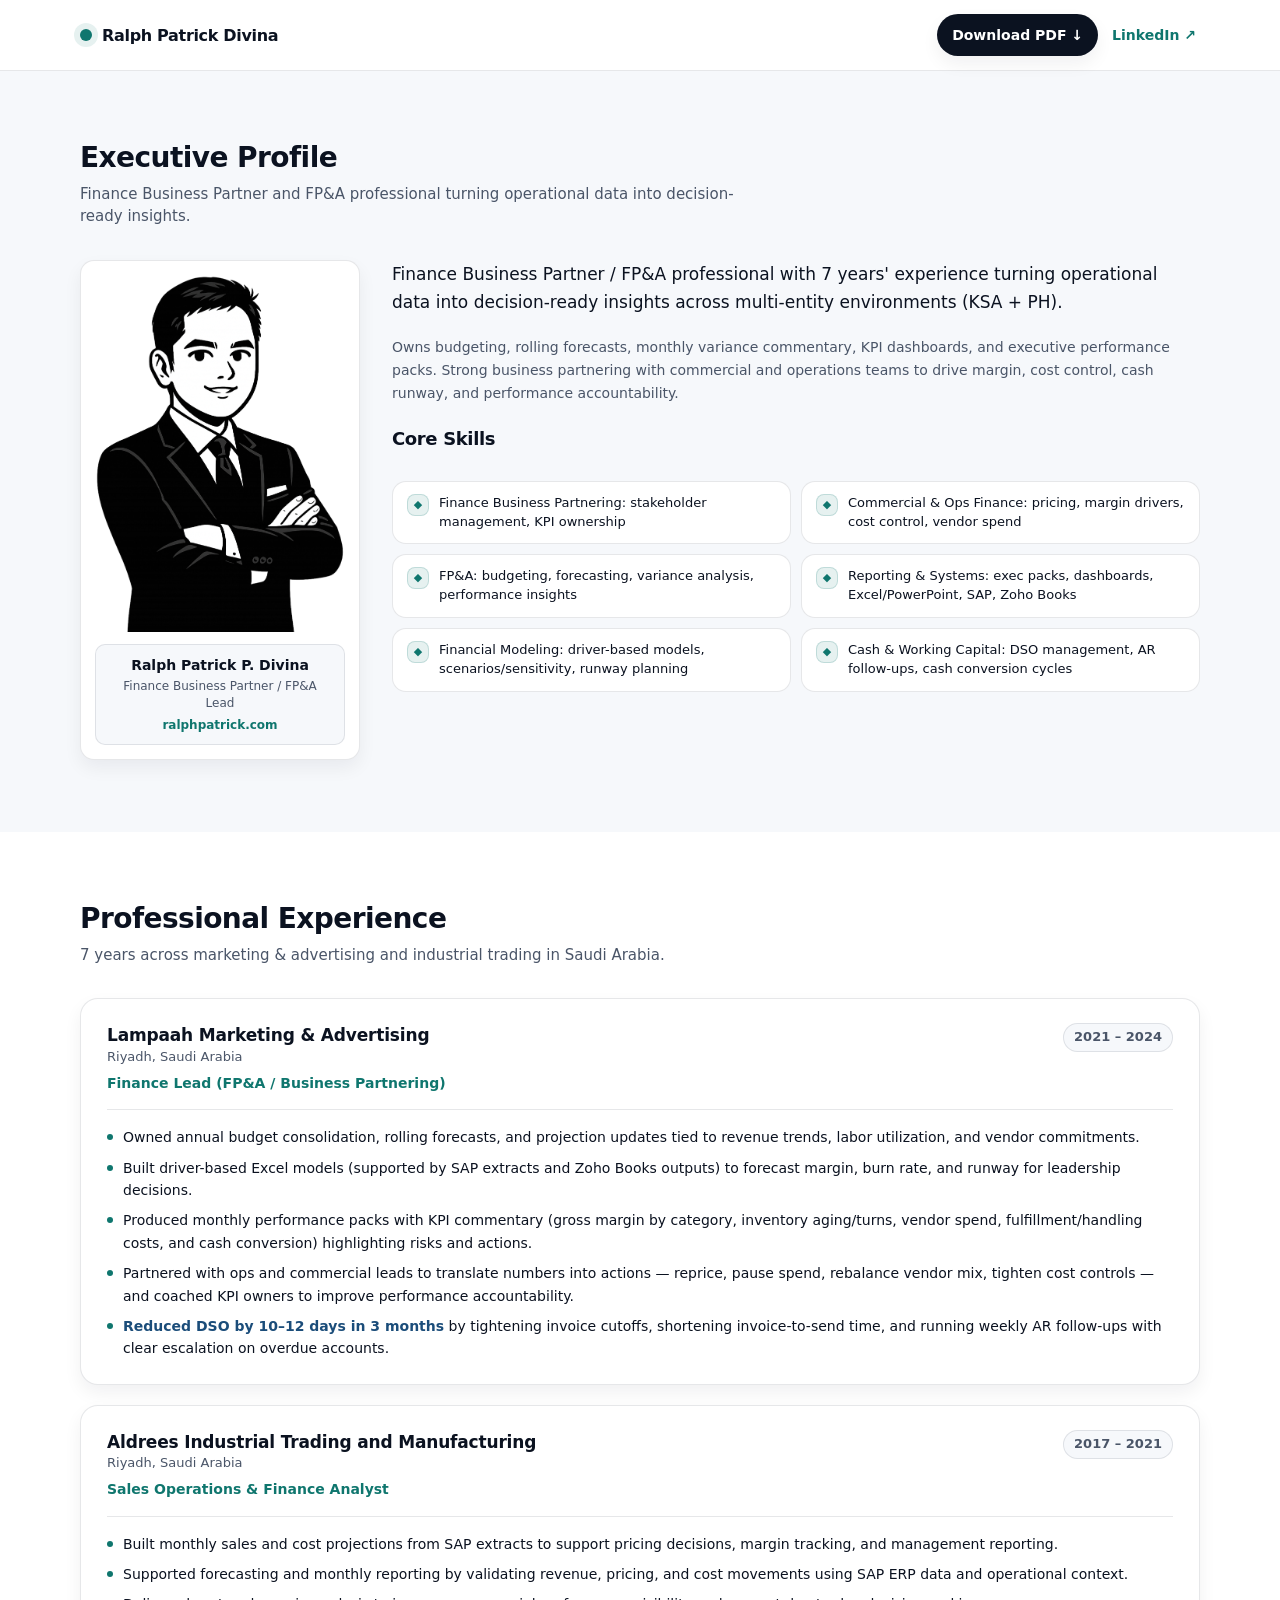
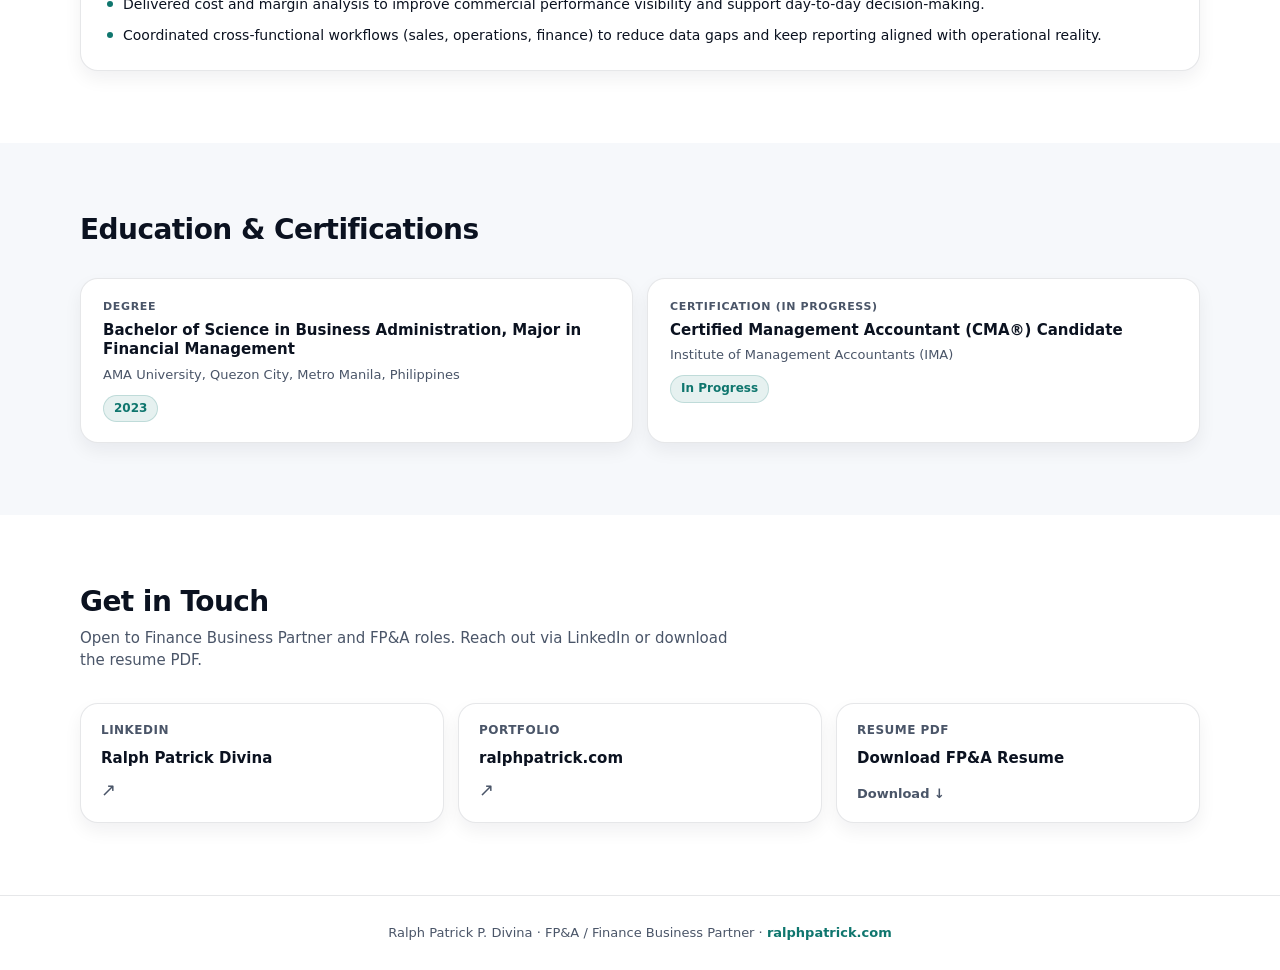
<file: resume.html>
<!DOCTYPE html>
<html lang="en">
<head>
  <link rel="icon" href="favicon.ico" sizes="any">
  <link rel="icon" type="image/svg+xml" href="favicon.svg">
  <link rel="icon" type="image/png" sizes="32x32" href="favicon-32x32.png">
  <link rel="icon" type="image/png" sizes="48x48" href="favicon-48x48.png">
  <link rel="apple-touch-icon" sizes="180x180" href="apple-touch-icon.png">
<meta charset="utf-8"/>
<meta content="width=device-width, initial-scale=1" name="viewport"/>
<meta content="Ralph Patrick Divina — FP&A / Finance Business Partner. 7 years turning operational data into decision-ready insights." name="description"/>
<meta name="robots" content="noindex, follow"/>
<meta content="#0B1220" name="theme-color"/>
<title>Ralph Patrick Divina | FP&A / Finance Business Partner</title>

<link crossorigin="" href="https://fonts.googleapis.com" rel="preconnect"/>
<link crossorigin="" href="https://fonts.gstatic.com" rel="preconnect"/>
<style>
/* ── Design tokens (matches portfolio site) ── */
:root {
  --bg: #ffffff;
  --bg-muted: #f6f8fb;
  --text: #0b1220;
  --muted: #4a5568;
  --border: rgba(12, 23, 45, 0.10);
  --shadow: 0 10px 30px rgba(11, 18, 32, 0.08);
  --shadow-soft: 0 8px 18px rgba(11, 18, 32, 0.06);
  --accent: #0f766e;
  --accent-2: #1b4d7a;
  --accent-soft: rgba(15, 118, 110, 0.10);
  --radius: 18px;
  --radius-sm: 14px;
  --max: 1120px;
  --font-sans: ui-sans-serif, system-ui, -apple-system, Segoe UI, Roboto, Helvetica, Arial, "Apple Color Emoji", "Segoe UI Emoji";
}

* { box-sizing: border-box; }
html { scroll-behavior: smooth; }
body {
  margin: 0;
  background: var(--bg);
  color: var(--text);
  font-family: var(--font-sans);
  line-height: 1.45;
  -webkit-font-smoothing: antialiased;
}
a { color: inherit; text-decoration: none; }
p { margin: 0; }
h1,h2,h3 { margin: 0; letter-spacing: -0.02em; }
img { max-width: 100%; display: block; }

.container {
  width: min(var(--max), calc(100% - 48px));
  margin: 0 auto;
}

/* ── Nav ── */
.site-header {
  position: sticky;
  top: 0;
  z-index: 50;
  background: rgba(255,255,255,0.97);
  border-bottom: 1px solid var(--border);
}
.nav {
  display: flex;
  align-items: center;
  justify-content: space-between;
  padding: 14px 0;
  gap: 16px;
}
.brand {
  display: inline-flex;
  align-items: center;
  gap: 10px;
  font-weight: 650;
  letter-spacing: -0.02em;
}
.brand-mark {
  width: 12px;
  height: 12px;
  border-radius: 50%;
  background: var(--accent);
  box-shadow: 0 0 0 6px var(--accent-soft);
}
.nav-cta {
  display: flex;
  align-items: center;
  gap: 10px;
}

/* ── Buttons ── */
.btn {
  display: inline-flex;
  align-items: center;
  justify-content: center;
  padding: 10px 14px;
  border-radius: 999px;
  font-size: 14px;
  font-weight: 600;
  border: 1px solid transparent;
  transition: transform 140ms ease, box-shadow 140ms ease, background 140ms ease, border-color 140ms ease;
  cursor: pointer;
  user-select: none;
}
.btn:active { transform: translateY(1px); }
.btn-solid {
  background: var(--text);
  color: white;
  box-shadow: var(--shadow-soft);
}
.btn-solid:hover { box-shadow: var(--shadow); }
.btn-ghost {
  background: white;
  border-color: var(--border);
  color: var(--text);
}
.btn-ghost:hover { border-color: rgba(12,23,45,0.18); box-shadow: 0 6px 18px rgba(11,18,32,0.06); }
.btn-link {
  background: none;
  border: none;
  color: var(--accent);
  padding: 0 4px;
  font-size: 14px;
  font-weight: 600;
  text-decoration: none;
}
.btn-link:hover { text-decoration: underline; }

/* ── Hero ── */
.hero {
  padding: 72px 0 52px;
  border-bottom: 1px solid var(--border);
}
.hero-copy--centered { max-width: 100%; text-align: center; }
.hero-copy--centered .eyebrow { justify-content: center; }
.hero-copy--centered .hero-actions { justify-content: center; }

.eyebrow {
  display: inline-flex;
  align-items: center;
  gap: 10px;
  color: var(--muted);
  font-size: 13px;
  padding: 8px 12px;
  border: 1px solid var(--border);
  border-radius: 999px;
  background: rgba(255,255,255,0.7);
}
.hero-title {
  margin-top: 20px;
  font-size: 44px;
  line-height: 1.05;
  letter-spacing: -0.03em;
}
.hero-title .accent { color: var(--accent-2); }
.hero-subtitle {
  margin-top: 14px;
  font-size: 16px;
  color: var(--muted);
  max-width: 70ch;
  margin-left: auto;
  margin-right: auto;
}
.hero-actions {
  margin-top: 22px;
  display: flex;
  gap: 10px;
  flex-wrap: wrap;
  justify-content: center;
}
.hero-metrics {
  margin-top: 28px;
  display: grid;
  grid-template-columns: repeat(3, 1fr);
  gap: 10px;
  max-width: 680px;
  margin-left: auto;
  margin-right: auto;
}
.metric-card {
  padding: 12px;
  border: 1px solid var(--border);
  border-radius: var(--radius-sm);
  background: white;
  text-align: center;
}
.metric-label { font-size: 12px; color: var(--muted); }
.metric-value { font-weight: 650; font-size: 13px; margin-top: 6px; }

/* ── Section base ── */
.section { padding: 72px 0; }
.section-muted { background: var(--bg-muted); }
.section-head { display: grid; gap: 10px; margin-bottom: 32px; }
.section-head h2 { font-size: 28px; line-height: 1.1; }
.section-subhead { color: var(--muted); max-width: 70ch; font-size: 15px; }

/* ── Profile / About ── */
.profile-grid {
  display: grid;
  grid-template-columns: 280px 1fr;
  gap: 32px;
  align-items: start;
}
.profile-photo-card {
  background: white;
  border: 1px solid var(--border);
  border-radius: var(--radius-sm);
  box-shadow: var(--shadow-soft);
  padding: 14px;
  text-align: center;
}
.profile-photo-card img {
  width: 100%;
  border-radius: 10px;
  object-fit: cover;
}
.profile-photo-placeholder {
  width: 100%;
  aspect-ratio: 3/4;
  border-radius: 10px;
  background: var(--bg-muted);
  display: flex;
  flex-direction: column;
  align-items: center;
  justify-content: center;
  gap: 8px;
  color: var(--muted);
  font-size: 13px;
  font-weight: 600;
  border: 1px dashed rgba(12,23,45,0.15);
}
.profile-photo-placeholder .initials {
  font-size: 42px;
  font-weight: 750;
  color: var(--accent);
  letter-spacing: -0.04em;
}
.profile-name-card {
  margin-top: 12px;
  padding: 10px 12px;
  background: var(--bg-muted);
  border-radius: 10px;
  border: 1px solid var(--border);
}
.profile-name-card .name { font-size: 14px; font-weight: 700; color: var(--text); }
.profile-name-card .role { font-size: 12px; color: var(--muted); margin-top: 2px; }
.profile-name-card .web { font-size: 12px; color: var(--accent); margin-top: 4px; font-weight: 600; }

.profile-body { display: grid; gap: 20px; }
.profile-lead {
  font-size: 17px;
  font-weight: 520;
  line-height: 1.65;
  color: var(--text);
}
.profile-sub {
  font-size: 14px;
  color: var(--muted);
  line-height: 1.65;
}

/* Skills grid */
.skills-grid {
  display: grid;
  grid-template-columns: repeat(2, 1fr);
  gap: 10px;
}
.skill-item {
  display: flex;
  align-items: flex-start;
  gap: 10px;
  padding: 12px 14px;
  background: white;
  border: 1px solid var(--border);
  border-radius: var(--radius-sm);
  font-size: 13px;
  color: var(--text);
  font-weight: 520;
  line-height: 1.45;
}
.skill-icon {
  width: 22px;
  height: 22px;
  border-radius: 8px;
  background: var(--accent-soft);
  border: 1px solid rgba(15,118,110,0.18);
  display: grid;
  place-items: center;
  font-size: 11px;
  flex-shrink: 0;
  color: var(--accent);
  font-weight: 800;
}

/* ── Experience ── */
.experience-list { display: grid; gap: 20px; }
.exp-card {
  padding: 24px 26px;
  background: white;
  border: 1px solid var(--border);
  border-radius: var(--radius);
  box-shadow: var(--shadow-soft);
  transition: box-shadow 160ms ease, border-color 160ms ease;
}
.exp-card:hover {
  border-color: rgba(15,118,110,0.25);
  box-shadow: 0 4px 24px rgba(11,18,32,0.08);
}
.exp-header {
  display: flex;
  align-items: flex-start;
  justify-content: space-between;
  gap: 16px;
  flex-wrap: wrap;
}
.exp-company {
  font-size: 17px;
  font-weight: 720;
  color: var(--text);
  letter-spacing: -0.01em;
}
.exp-location {
  font-size: 13px;
  color: var(--muted);
  font-weight: 500;
}
.exp-period {
  font-size: 13px;
  font-weight: 600;
  color: var(--muted);
  white-space: nowrap;
  padding: 4px 10px;
  border: 1px solid var(--border);
  border-radius: 999px;
  background: var(--bg-muted);
  flex-shrink: 0;
}
.exp-role {
  font-size: 14px;
  font-weight: 700;
  color: var(--accent);
  margin-top: 6px;
}
.exp-divider {
  margin: 16px 0;
  border: none;
  border-top: 1px solid var(--border);
}
.exp-bullets { display: grid; gap: 8px; }
.exp-bullet {
  display: flex;
  gap: 10px;
  font-size: 14px;
  line-height: 1.6;
  color: var(--text);
}
.exp-bullet-dot {
  width: 6px;
  height: 6px;
  border-radius: 50%;
  background: var(--accent);
  flex-shrink: 0;
  margin-top: 8px;
}

/* ── KPI highlight ── */
.kpi-highlight {
  display: inline;
  font-weight: 700;
  color: var(--accent-2);
}

/* ── Education & Cert ── */
.edu-grid {
  display: grid;
  grid-template-columns: repeat(2, 1fr);
  gap: 14px;
}
.edu-card {
  padding: 20px 22px;
  background: white;
  border: 1px solid var(--border);
  border-radius: var(--radius);
  box-shadow: var(--shadow-soft);
  display: flex;
  flex-direction: column;
  gap: 6px;
}
.edu-label {
  font-size: 11px;
  font-weight: 700;
  letter-spacing: 0.06em;
  text-transform: uppercase;
  color: var(--muted);
}
.edu-degree {
  font-size: 15px;
  font-weight: 700;
  color: var(--text);
  line-height: 1.3;
}
.edu-school {
  font-size: 13px;
  color: var(--muted);
}
.edu-year {
  font-size: 12px;
  font-weight: 600;
  color: var(--accent);
  padding: 4px 10px;
  background: var(--accent-soft);
  border-radius: 999px;
  border: 1px solid rgba(15,118,110,0.18);
  display: inline-block;
  margin-top: 4px;
  align-self: flex-start;
}

/* ── Contact ── */
.contact-grid {
  display: grid;
  grid-template-columns: repeat(3, 1fr);
  gap: 14px;
}
.contact-card {
  display: flex;
  flex-direction: column;
  gap: 8px;
  padding: 18px 20px;
  background: white;
  border: 1px solid var(--border);
  border-radius: var(--radius);
  box-shadow: var(--shadow-soft);
  transition: box-shadow 160ms, border-color 160ms;
  text-decoration: none;
  color: var(--text);
  cursor: pointer;
}
.contact-card:hover {
  box-shadow: var(--shadow);
  border-color: rgba(12,23,45,0.16);
}
.contact-card-label {
  font-size: 12px;
  color: var(--muted);
  font-weight: 600;
  letter-spacing: 0.04em;
  text-transform: uppercase;
}
.contact-card-value {
  font-size: 15px;
  font-weight: 650;
}
.contact-card-arrow {
  margin-top: auto;
  font-size: 18px;
  color: var(--muted);
}
.copy-hint {
  display: inline-flex;
  align-items: center;
  gap: 5px;
  font-size: 13px;
  font-weight: 600;
  color: var(--muted);
  margin-top: auto;
  transition: color 140ms ease;
}
.contact-card:hover .copy-hint { color: var(--accent); }

/* ── Footer ── */
footer {
  padding: 28px 0;
  border-top: 1px solid var(--border);
  text-align: center;
  font-size: 13px;
  color: var(--muted);
}
footer a { color: var(--accent); font-weight: 600; }

/* ── Responsive ── */
@media (max-width: 720px) {
  .profile-grid { grid-template-columns: 1fr; }
  .hero-title { font-size: 32px; }
  .hero-metrics { grid-template-columns: 1fr 1fr; }
  .skills-grid { grid-template-columns: 1fr; }
  .edu-grid { grid-template-columns: 1fr; }
  .contact-grid { grid-template-columns: 1fr; }
}
@media (max-width: 480px) {
  .hero-title { font-size: 26px; }
  .hero-metrics { grid-template-columns: 1fr; }
}
</style>
  <script type="text/javascript">
    (function(c,l,a,r,i,t,y){
        c[a]=c[a]||function(){(c[a].q=c[a].q||[]).push(arguments)};
        t=l.createElement(r);t.async=1;t.src="https://www.clarity.ms/tag/"+i;
        y=l.getElementsByTagName(r)[0];y.parentNode.insertBefore(t,y);
    })(window, document, "clarity", "script", "vpjlisjrqh");
</script>
</head>
<body>

<!-- ── Nav ── -->
<header class="site-header" id="top">
  <div class="container nav">
    <a class="brand" href="#top" aria-label="Go to top">
      <span class="brand-mark" aria-hidden="true"></span>
      <span class="brand-text">Ralph Patrick Divina</span>
    </a>
    <div class="nav-cta">
      <a class="btn btn-solid" href="Ralph Patrick Divina - Finance Business Partner.pdf" download>Download PDF ↓</a>
      <a class="btn btn-link" href="https://www.linkedin.com/in/ralph-patrick-divina-55534614a/" target="_blank" rel="noreferrer">LinkedIn ↗</a>
    </div>
  </div>
</header>

<main id="main">


<!-- ── Profile ── -->
<section class="section section-muted" id="about">
  <div class="container">
    <div class="section-head">
      <h2>Executive Profile</h2>
      <p class="section-subhead">Finance Business Partner and FP&amp;A professional turning operational data into decision-ready insights.</p>
    </div>
    <div class="profile-grid">
      <!-- Photo -->
      <div class="profile-photo-card">
        <img src="avatar-ralph.png" alt="Ralph Patrick Divina" style="width:100%;border-radius:10px;object-fit:cover;"/>
        <div class="profile-name-card">
          <div class="name">Ralph Patrick P. Divina</div>
          <div class="role">Finance Business Partner / FP&amp;A Lead</div>
          <div class="web">ralphpatrick.com</div>
        </div>
      </div>

      <!-- Body -->
      <div class="profile-body">
        <p class="profile-lead">
          Finance Business Partner / FP&amp;A professional with 7 years' experience turning operational data into decision-ready insights across multi-entity environments (KSA + PH).
        </p>
        <p class="profile-sub">
          Owns budgeting, rolling forecasts, monthly variance commentary, KPI dashboards, and executive performance packs. Strong business partnering with commercial and operations teams to drive margin, cost control, cash runway, and performance accountability.
        </p>

        <div class="section-head" style="margin-bottom:12px; margin-top:4px;">
          <h2 style="font-size:18px;">Core Skills</h2>
        </div>
        <div class="skills-grid">
          <div class="skill-item"><span class="skill-icon">◆</span>Finance Business Partnering: stakeholder management, KPI ownership</div>
          <div class="skill-item"><span class="skill-icon">◆</span>Commercial &amp; Ops Finance: pricing, margin drivers, cost control, vendor spend</div>
          <div class="skill-item"><span class="skill-icon">◆</span>FP&amp;A: budgeting, forecasting, variance analysis, performance insights</div>
          <div class="skill-item"><span class="skill-icon">◆</span>Reporting &amp; Systems: exec packs, dashboards, Excel/PowerPoint, SAP, Zoho Books</div>
          <div class="skill-item"><span class="skill-icon">◆</span>Financial Modeling: driver-based models, scenarios/sensitivity, runway planning</div>
          <div class="skill-item"><span class="skill-icon">◆</span>Cash &amp; Working Capital: DSO management, AR follow-ups, cash conversion cycles</div>
        </div>
      </div>
    </div>
  </div>
</section>

<!-- ── Experience ── -->
<section class="section" id="experience">
  <div class="container">
    <div class="section-head">
      <h2>Professional Experience</h2>
      <p class="section-subhead">7 years across marketing &amp; advertising and industrial trading in Saudi Arabia.</p>
    </div>
    <div class="experience-list">

      <!-- Job 1 -->
      <div class="exp-card">
        <div class="exp-header">
          <div>
            <div class="exp-company">Lampaah Marketing &amp; Advertising</div>
            <div class="exp-location">Riyadh, Saudi Arabia</div>
            <div class="exp-role">Finance Lead (FP&amp;A / Business Partnering)</div>
          </div>
          <div class="exp-period">2021 – 2024</div>
        </div>
        <hr class="exp-divider"/>
        <div class="exp-bullets">
          <div class="exp-bullet"><span class="exp-bullet-dot"></span><span>Owned annual budget consolidation, rolling forecasts, and projection updates tied to revenue trends, labor utilization, and vendor commitments.</span></div>
          <div class="exp-bullet"><span class="exp-bullet-dot"></span><span>Built driver-based Excel models (supported by SAP extracts and Zoho Books outputs) to forecast margin, burn rate, and runway for leadership decisions.</span></div>
          <div class="exp-bullet"><span class="exp-bullet-dot"></span><span>Produced monthly performance packs with KPI commentary (gross margin by category, inventory aging/turns, vendor spend, fulfillment/handling costs, and cash conversion) highlighting risks and actions.</span></div>
          <div class="exp-bullet"><span class="exp-bullet-dot"></span><span>Partnered with ops and commercial leads to translate numbers into actions — reprice, pause spend, rebalance vendor mix, tighten cost controls — and coached KPI owners to improve performance accountability.</span></div>
          <div class="exp-bullet"><span class="exp-bullet-dot"></span><span><span class="kpi-highlight">Reduced DSO by 10–12 days in 3 months</span> by tightening invoice cutoffs, shortening invoice-to-send time, and running weekly AR follow-ups with clear escalation on overdue accounts.</span></div>
        </div>
      </div>

      <!-- Job 2 -->
      <div class="exp-card">
        <div class="exp-header">
          <div>
            <div class="exp-company">Aldrees Industrial Trading and Manufacturing</div>
            <div class="exp-location">Riyadh, Saudi Arabia</div>
            <div class="exp-role">Sales Operations &amp; Finance Analyst</div>
          </div>
          <div class="exp-period">2017 – 2021</div>
        </div>
        <hr class="exp-divider"/>
        <div class="exp-bullets">
          <div class="exp-bullet"><span class="exp-bullet-dot"></span><span>Built monthly sales and cost projections from SAP extracts to support pricing decisions, margin tracking, and management reporting.</span></div>
          <div class="exp-bullet"><span class="exp-bullet-dot"></span><span>Supported forecasting and monthly reporting by validating revenue, pricing, and cost movements using SAP ERP data and operational context.</span></div>
          <div class="exp-bullet"><span class="exp-bullet-dot"></span><span>Delivered cost and margin analysis to improve commercial performance visibility and support day-to-day decision-making.</span></div>
          <div class="exp-bullet"><span class="exp-bullet-dot"></span><span>Coordinated cross-functional workflows (sales, operations, finance) to reduce data gaps and keep reporting aligned with operational reality.</span></div>
        </div>
      </div>

    </div>
  </div>
</section>

<!-- ── Education ── -->
<section class="section section-muted" id="education">
  <div class="container">
    <div class="section-head">
      <h2>Education &amp; Certifications</h2>
    </div>
    <div class="edu-grid">
      <div class="edu-card">
        <div class="edu-label">Degree</div>
        <div class="edu-degree">Bachelor of Science in Business Administration, Major in Financial Management</div>
        <div class="edu-school">AMA University, Quezon City, Metro Manila, Philippines</div>
        <div class="edu-year">2023</div>
      </div>
      <div class="edu-card">
        <div class="edu-label">Certification (In Progress)</div>
        <div class="edu-degree">Certified Management Accountant (CMA®) Candidate</div>
        <div class="edu-school">Institute of Management Accountants (IMA)</div>
        <div class="edu-year">In Progress</div>
      </div>
    </div>
  </div>
</section>

<!-- ── Contact ── -->
<section class="section" id="contact">
  <div class="container">
    <div class="section-head">
      <h2>Get in Touch</h2>
      <p class="section-subhead">Open to Finance Business Partner and FP&amp;A roles. Reach out via LinkedIn or download the resume PDF.</p>
    </div>
    <div class="contact-grid">
      <a class="contact-card" href="https://www.linkedin.com/in/ralph-patrick-divina-55534614a/" target="_blank" rel="noreferrer">
        <div class="contact-card-label">LinkedIn</div>
        <div class="contact-card-value">Ralph Patrick Divina</div>
        <div class="contact-card-arrow">↗</div>
      </a>
      <a class="contact-card" href="https://ralphpatrick.com" target="_blank" rel="noreferrer">
        <div class="contact-card-label">Portfolio</div>
        <div class="contact-card-value">ralphpatrick.com</div>
        <div class="contact-card-arrow">↗</div>
      </a>
      <a class="contact-card" href="Ralph Patrick Divina - Finance Business Partner.pdf" download>
        <div class="contact-card-label">Resume PDF</div>
        <div class="contact-card-value">Download FP&amp;A Resume</div>
        <div class="copy-hint">Download ↓</div>
      </a>
    </div>
  </div>
</section>

</main>

<footer>
  <div class="container">
    <p>Ralph Patrick P. Divina · FP&amp;A / Finance Business Partner · <a href="https://ralphpatrick.com" target="_blank">ralphpatrick.com</a></p>
  </div>
</footer>
<script src="/main.js"></script>
</body>
</html>
</file>
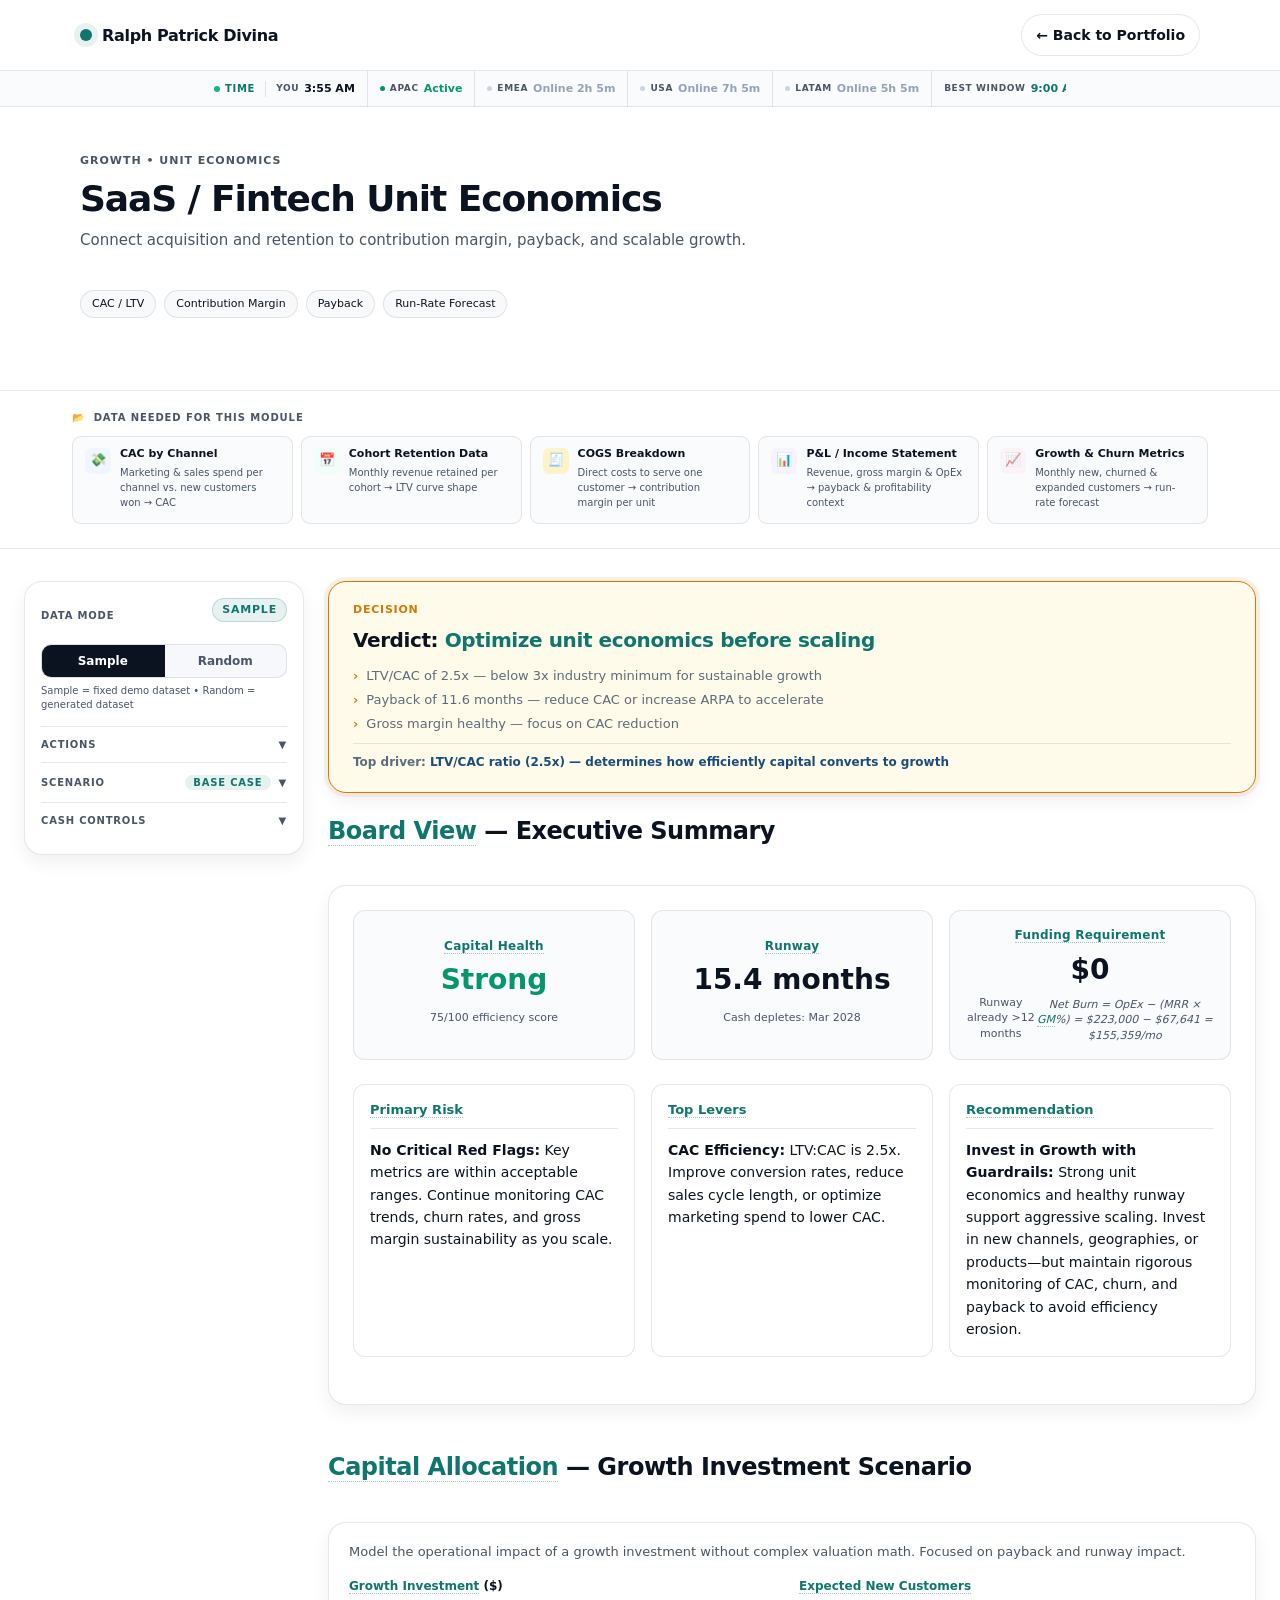
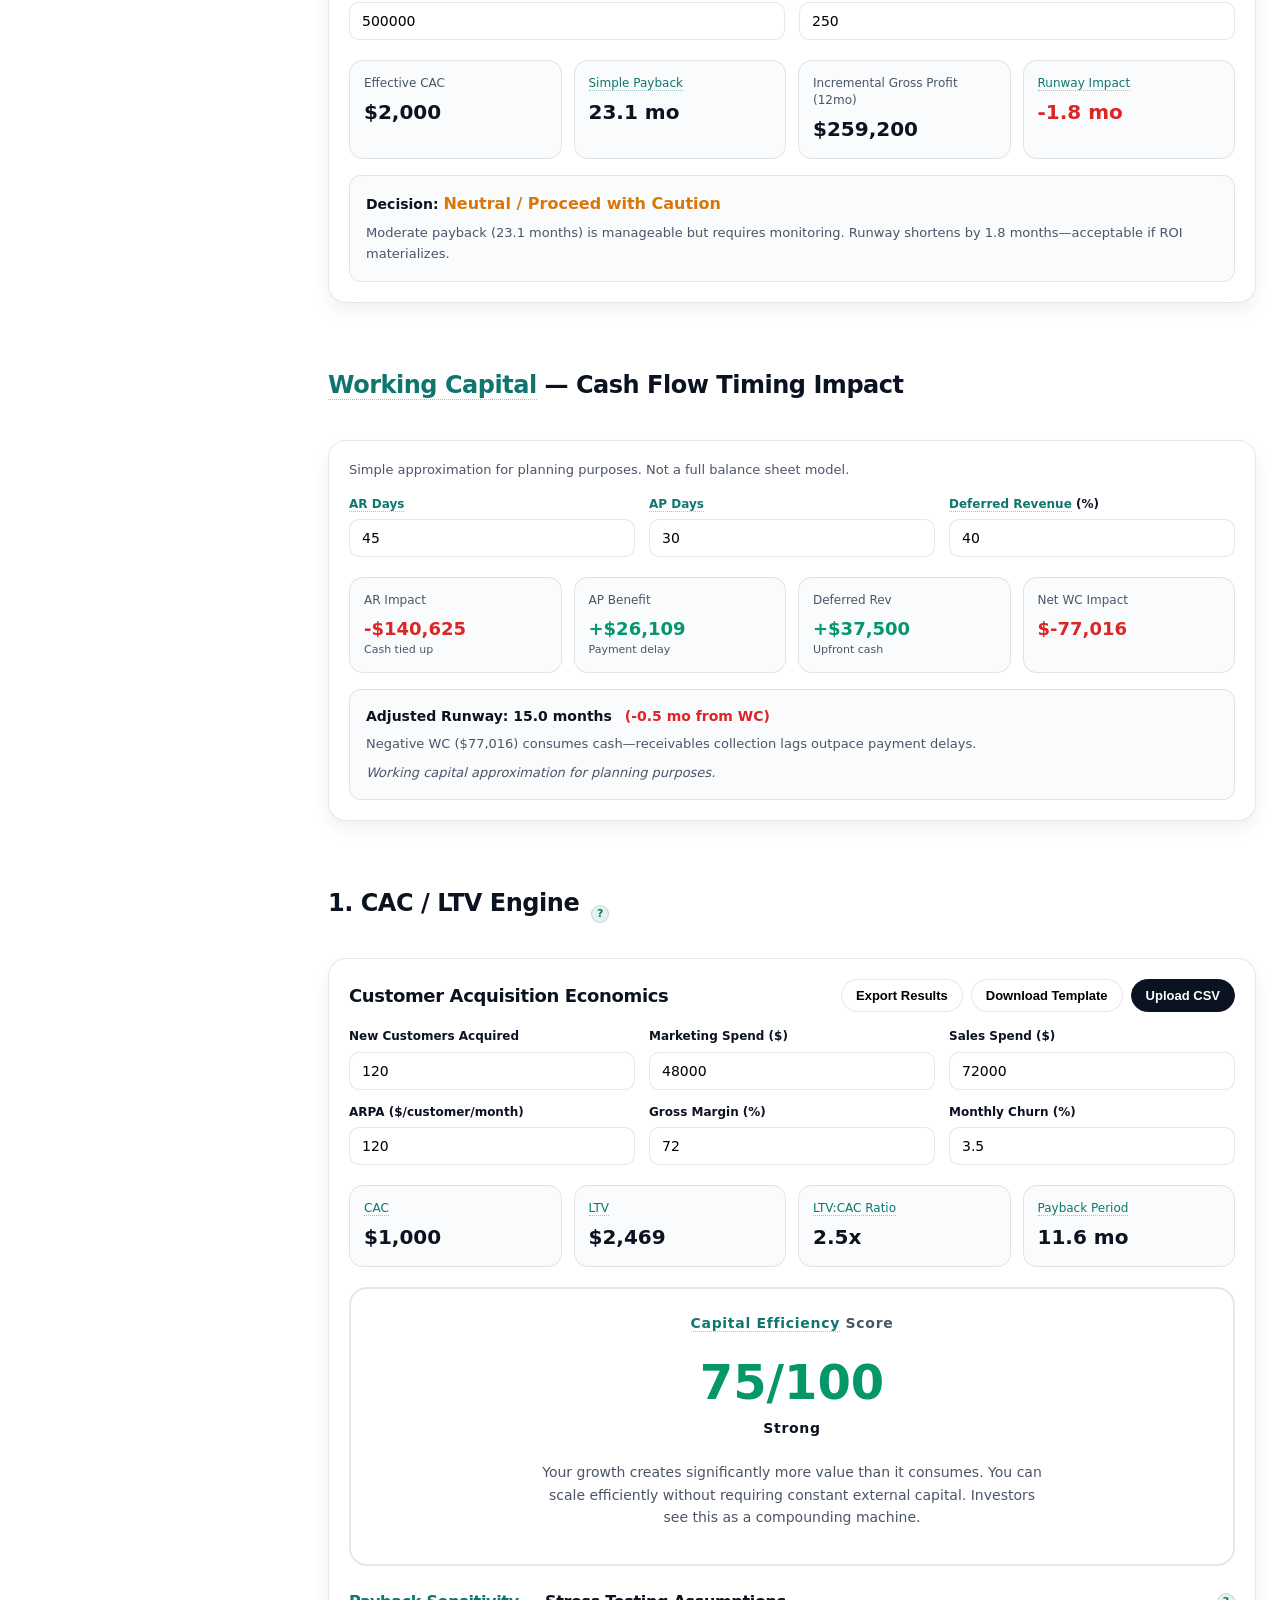
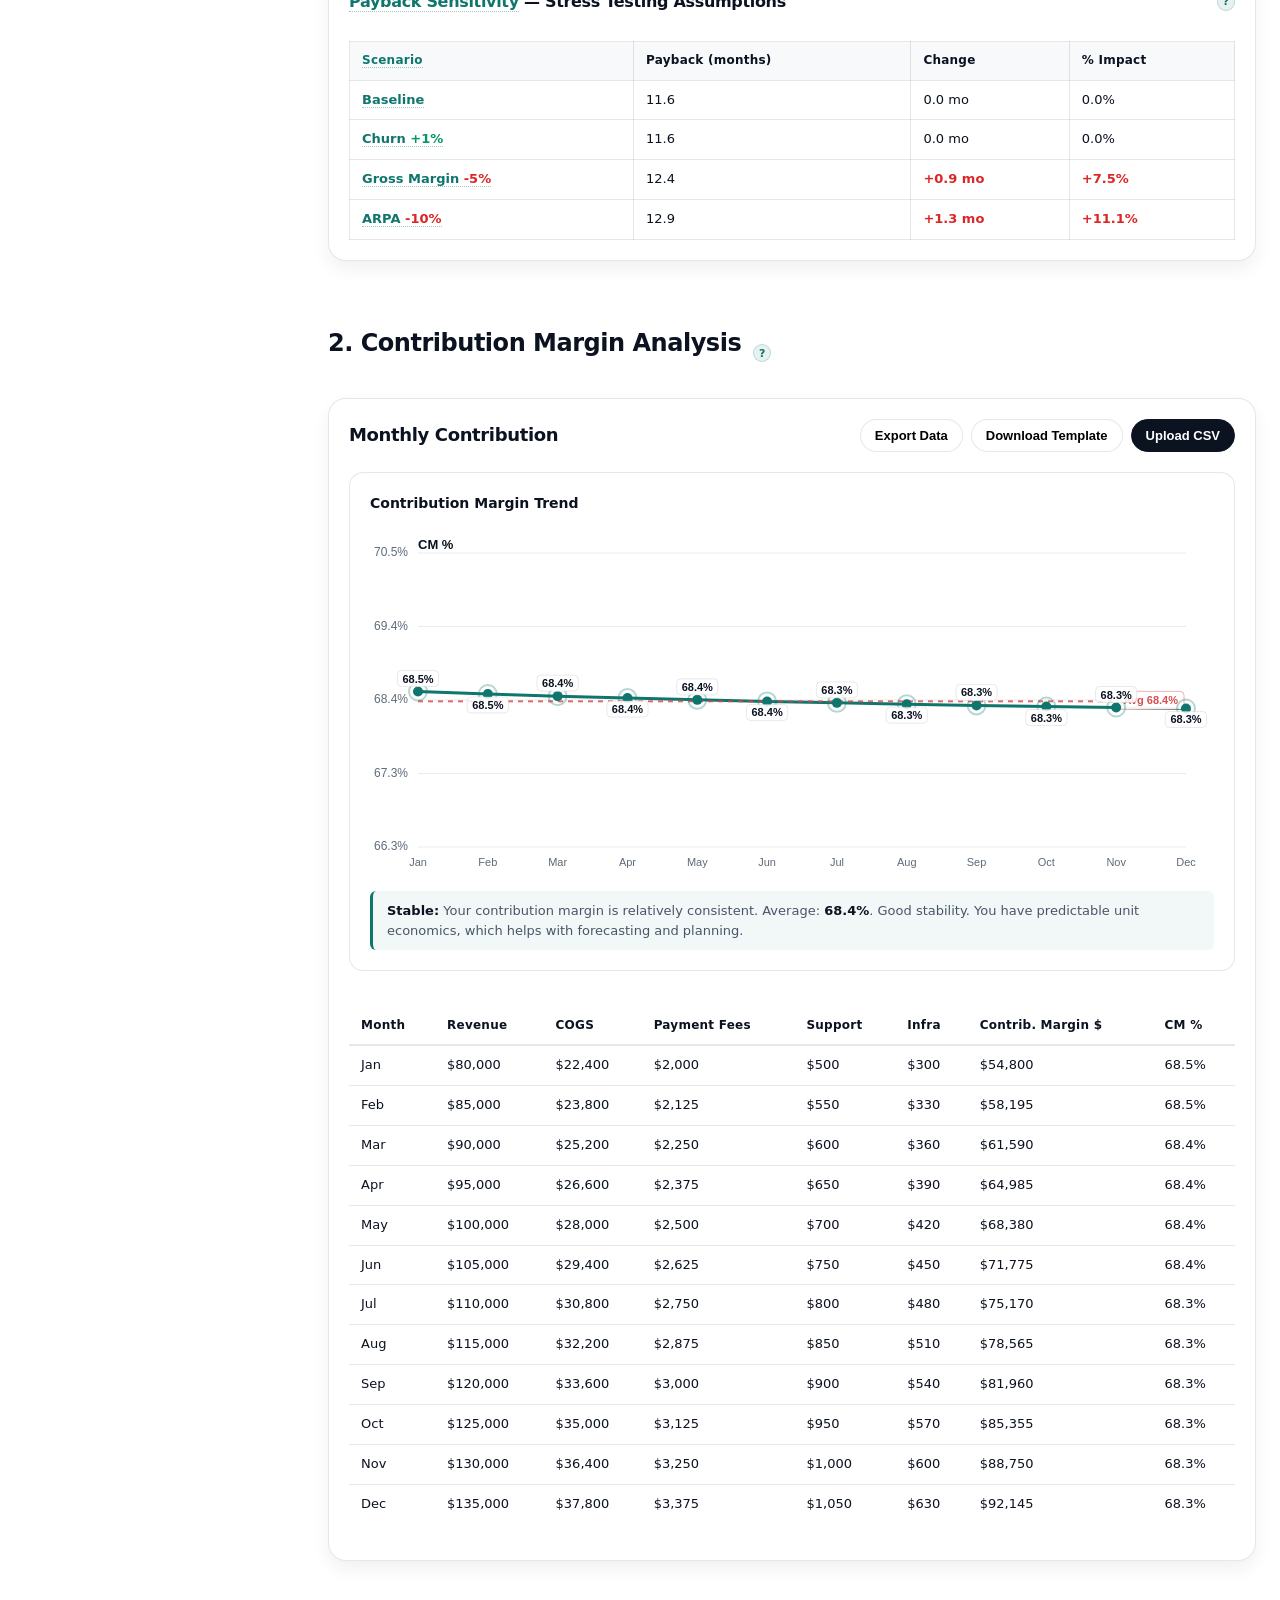
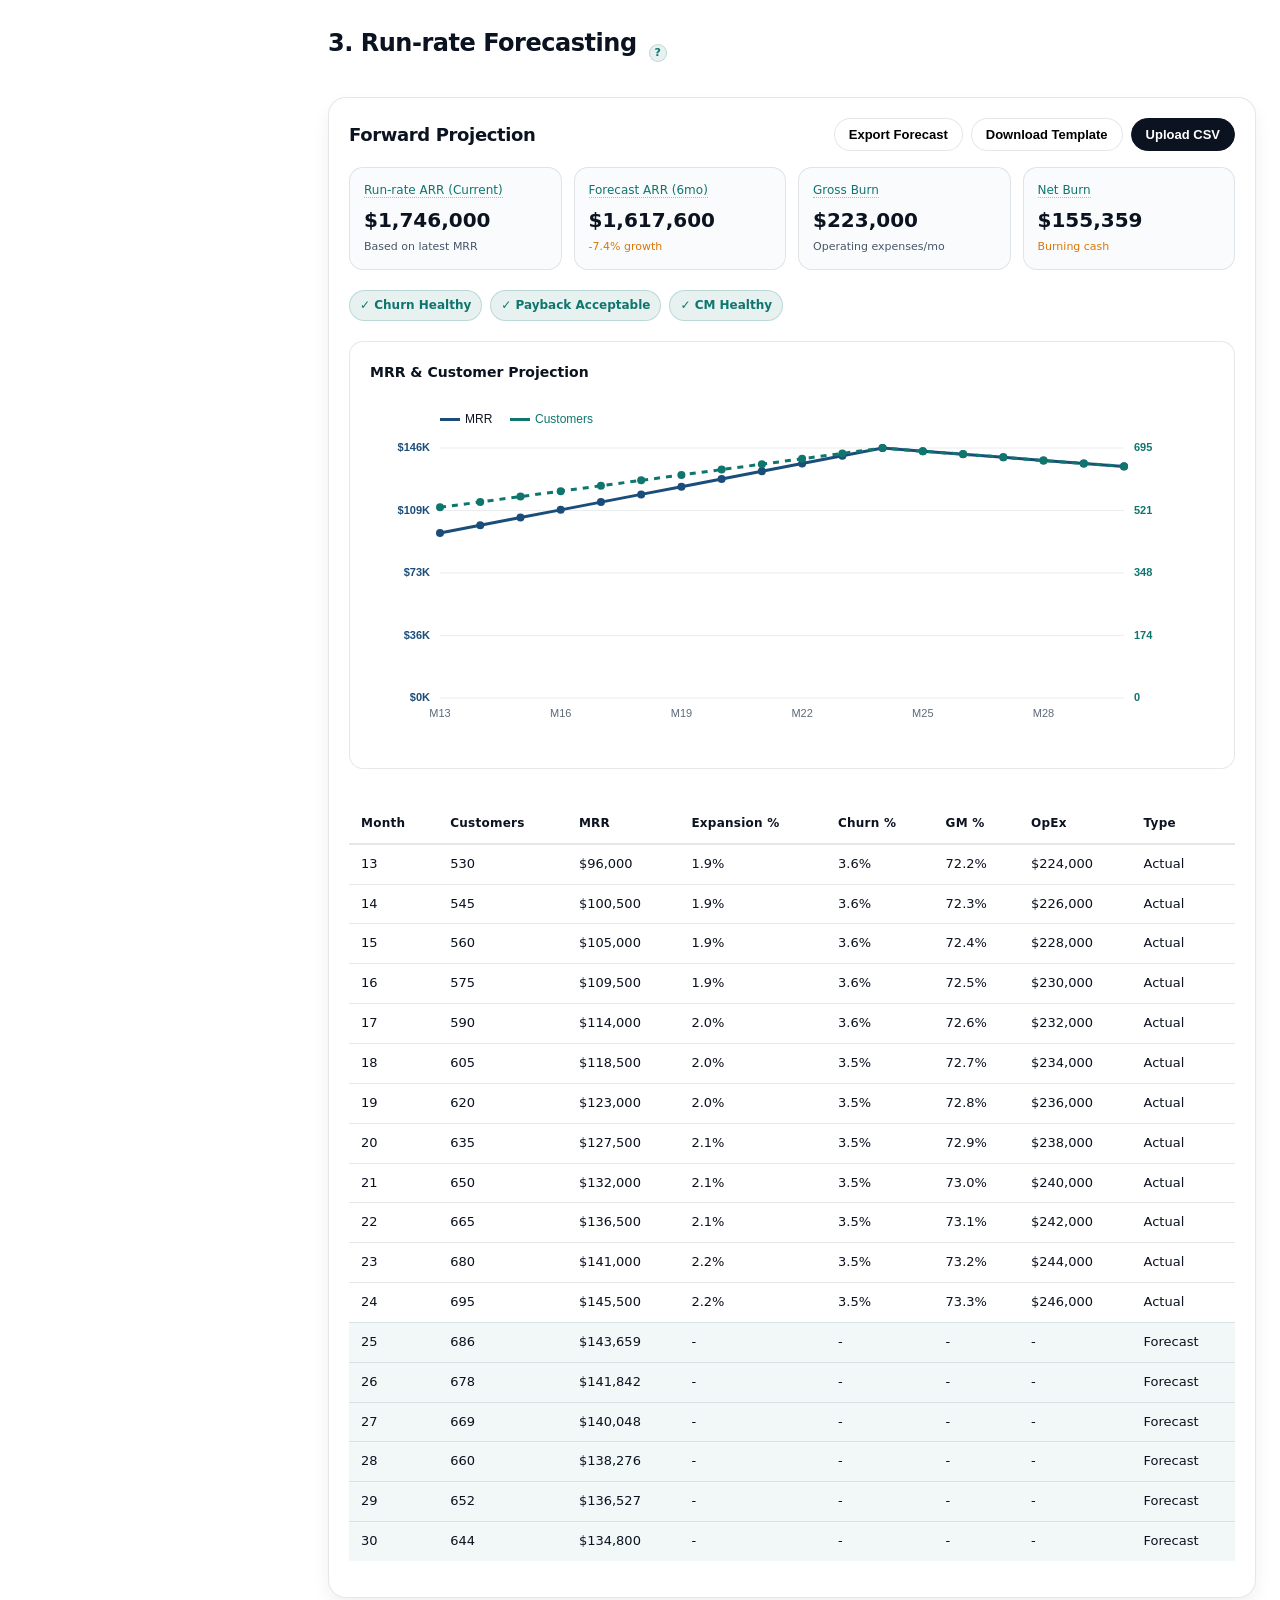
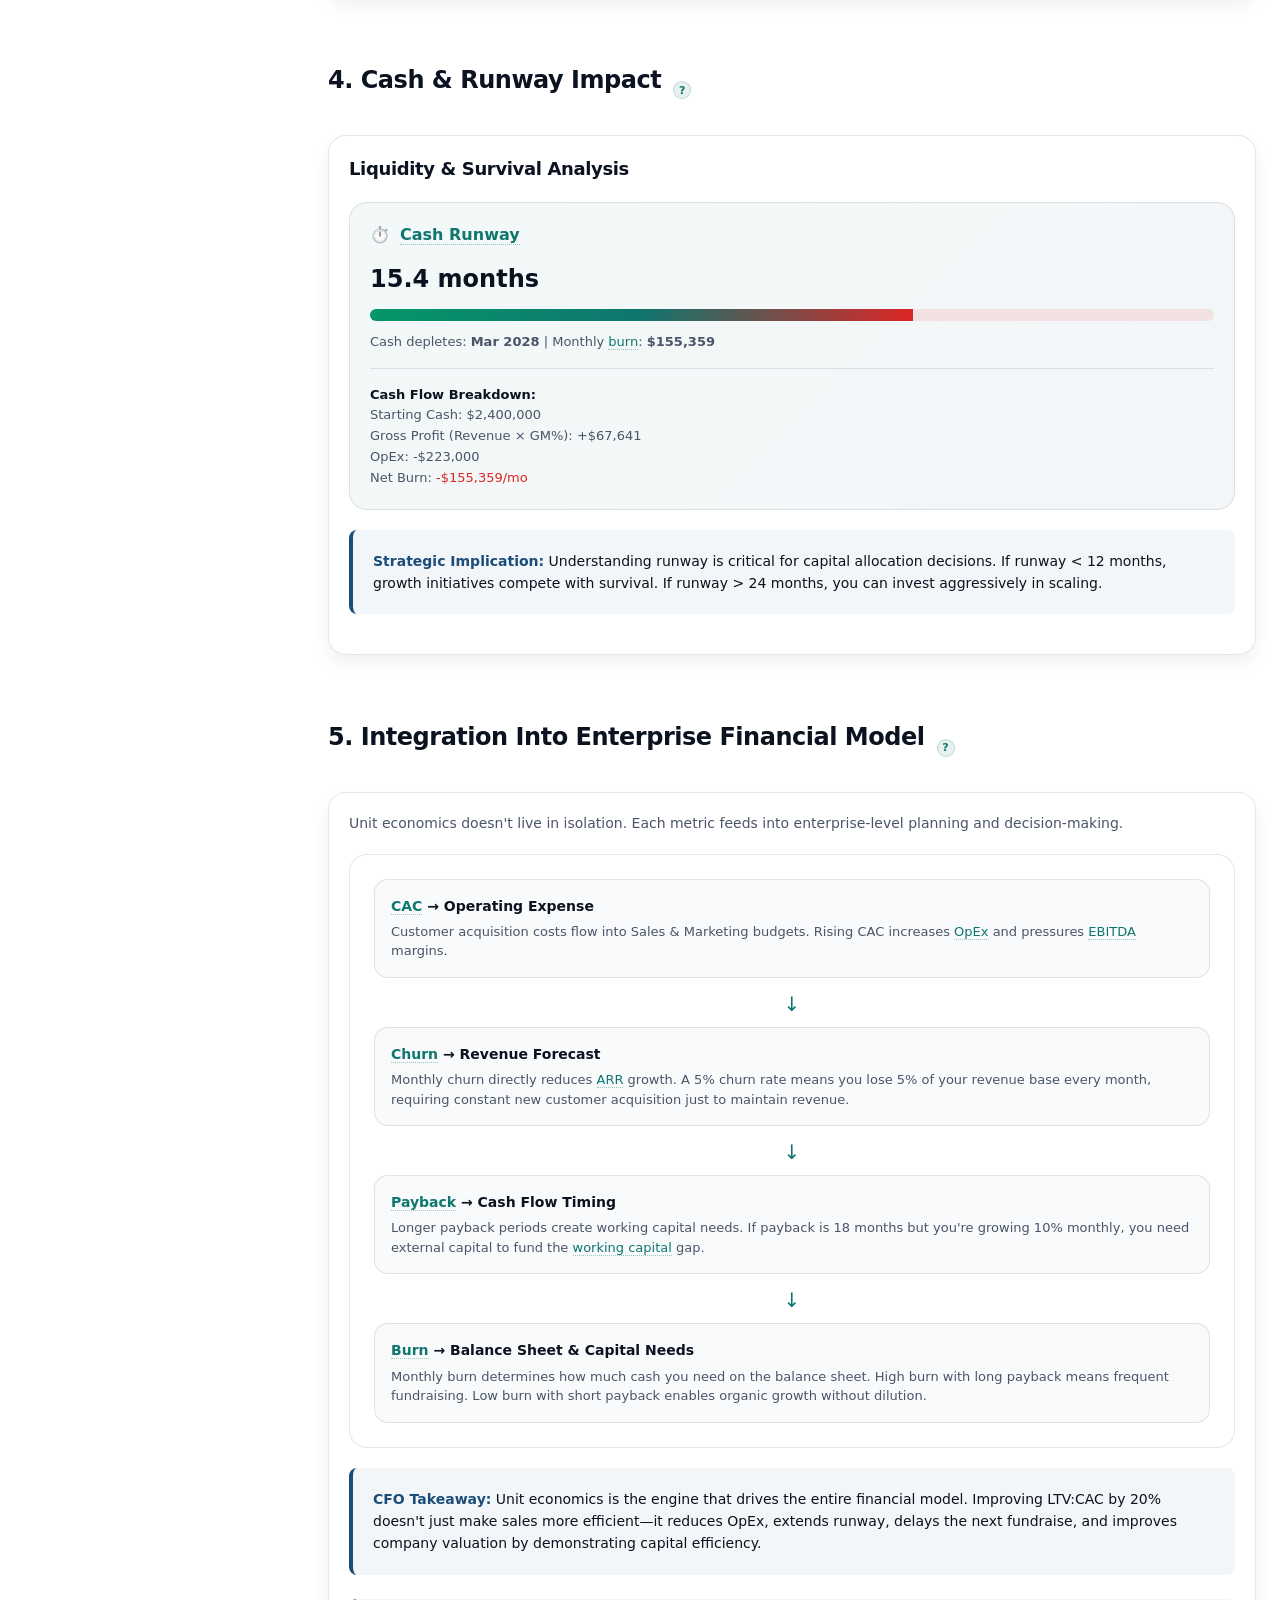
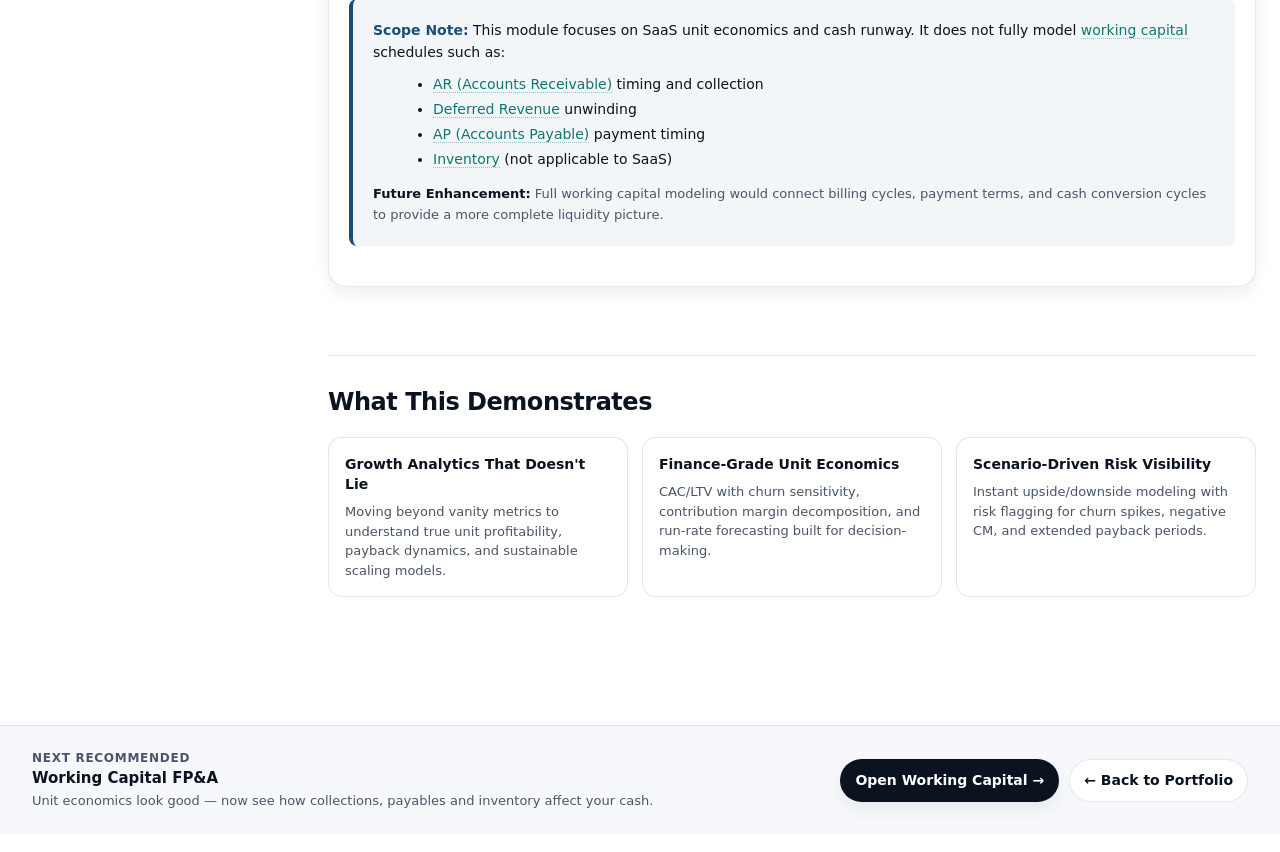
<file: unit-economics.html>
<!DOCTYPE html>
<html lang="en">
<head>
  <link rel="icon" href="favicon.ico" sizes="any">
  <link rel="icon" type="image/svg+xml" href="favicon.svg">
  <link rel="icon" type="image/png" sizes="32x32" href="favicon-32x32.png">
  <link rel="icon" type="image/png" sizes="48x48" href="favicon-48x48.png">
  <link rel="apple-touch-icon" sizes="180x180" href="apple-touch-icon.png">
  <meta name="theme-color" content="#49A6A6">
  <meta charset="UTF-8">
  <meta name="viewport" content="width=device-width, initial-scale=1.0">
  <title>SaaS / Fintech Unit Economics · FP&A Portfolio</title>
  <link rel="stylesheet" href="./style.css" />
  <style>
    /* Prevent horizontal overflow */
    html, body { overflow-x: clip; }

    /* module-hero, module-label, module-title, module-pill, module-subtitle,
       module-problem, module-role, feature-chips, chip — all in style.css */
    
    /* Main layout with sidebar */
    .module-layout {
      display: grid;
      grid-template-columns: 280px 1fr;
      gap: 24px;
      align-items: start;
      max-width: 1400px;
      margin: 0 auto;
      padding: 32px 24px;
    }
    
    /* Sticky sidebar */
    .data-badge {
      font-size: 12px;
      padding: 6px 12px;
      border-radius: 999px;
      background: rgba(15,118,110,0.10);
      border: 1px solid rgba(15,118,110,0.20);
      color: var(--accent);
      font-weight: 600;
      display: inline-block;
      margin-bottom: 12px;
    }
    .data-badge.random {
      background: #fef3c7;
      border: 1px solid #fbbf24;
      color: #92400e;
    }
    
    /* Scenario tabs in sidebar */
    
    /* Main content area */
    .main-content {
      min-width: 0;
    }
    
    /* Module sections */
    .module-section {
      padding: 0 0 48px 0;
    }
    .module-section-title {
      font-size: 24px;
      margin-bottom: 20px;
      letter-spacing: -0.02em;
    }
    .module-card {
      background: white;
      border: 1px solid var(--border);
      border-radius: var(--radius);
      padding: 20px;
      margin-bottom: 20px;
      box-shadow: var(--shadow-soft);
    }
    .card-header {
      display: flex;
      align-items: center;
      justify-content: space-between;
      margin-bottom: 16px;
      flex-wrap: wrap;
      gap: 10px;
    }
    .card-title {
      font-size: 18px;
      font-weight: 650;
    }
    .card-actions {
      display: flex;
      gap: 8px;
      flex-wrap: wrap;
    }
    
    /* Buttons */
    .btn-small {
      padding: 8px 14px;
      font-size: 13px;
      border-radius: 999px;
      font-weight: 600;
      border: 1px solid var(--border);
      background: white;
      cursor: pointer;
      transition: all 140ms ease;
      white-space: nowrap;
    }
    .btn-small:hover {
      border-color: rgba(12, 23, 45, 0.18);
      box-shadow: 0 4px 12px rgba(11,18,32,0.06);
    }
    .btn-small:active {
      transform: translateY(1px);
    }
    .btn-primary {
      background: var(--text);
      color: white;
      border-color: var(--text);
    }
    .btn-primary:hover {
      box-shadow: 0 6px 18px rgba(11,18,32,0.12);
    }
    .btn-full {
      width: 100%;
      justify-content: center;
      display: flex;
    }
    
    /* KPI grid */
    .kpi-grid {
      display: grid;
      grid-template-columns: repeat(auto-fit, minmax(180px, 1fr));
      gap: 12px;
      margin-bottom: 20px;
    }
    .kpi-box {
      padding: 14px;
      border: 1px solid var(--border);
      border-radius: var(--radius-sm);
      background: rgba(246,248,251,0.6);
    }
    .kpi-box-label {
      font-size: 12px;
      color: var(--muted);
      margin-bottom: 6px;
    }
    .kpi-box-value {
      font-size: 20px;
      font-weight: 650;
    }
    
    /* Tables */
    .data-table {
      width: 100%;
      border-collapse: collapse;
      font-size: 13px;
      margin: 16px 0;
    }
    .data-table th {
      text-align: left;
      padding: 10px 12px;
      border-bottom: 2px solid var(--border);
      font-weight: 650;
      color: var(--text);
      font-size: 12px;
      letter-spacing: 0.02em;
    }
    .data-table td {
      padding: 10px 12px;
      border-bottom: 1px solid var(--border);
    }
    .data-table tr:last-child td {
      border-bottom: none;
    }
    .data-table tr:hover {
      background: rgba(246,248,251,0.5);
    }
    
    /* Charts - optimized for space */
    .chart-container {
      margin: 20px 0;
      padding: 20px;
      border: 1px solid var(--border);
      border-radius: var(--radius-sm);
      background: white;
      position: relative;
    }
    .chart-title {
      font-size: 14px;
      font-weight: 650;
      margin-bottom: 16px;
      color: var(--text);
    }
    .chart-wrapper {
      position: relative;
      width: 100%;
    }
    .chart-canvas {
      display: block;
      width: 100%;
      height: auto;
    }
    .chart-tooltip {
      position: absolute;
      background: rgba(11, 18, 32, 0.95);
      color: white;
      padding: 10px 14px;
      border-radius: 8px;
      font-size: 12px;
      pointer-events: none;
      opacity: 0;
      transition: opacity 150ms ease;
      z-index: 100;
      white-space: nowrap;
      box-shadow: 0 4px 12px rgba(0, 0, 0, 0.3);
    }
    .chart-tooltip.visible {
      opacity: 1;
    }
    .chart-tooltip strong {
      display: block;
      margin-bottom: 4px;
      font-size: 13px;
    }
    
    /* Input grid */
    .input-grid {
      display: grid;
      grid-template-columns: repeat(auto-fit, minmax(220px, 1fr));
      gap: 14px;
      margin-bottom: 20px;
    }
    .input-field {
      display: flex;
      flex-direction: column;
      gap: 6px;
    }
    .input-field label {
      font-size: 12px;
      font-weight: 600;
      color: var(--text);
    }
    .input-field input {
      padding: 10px 12px;
      border: 1px solid var(--border);
      border-radius: 10px;
      font-size: 14px;
      font-family: var(--font-sans);
      background: white;
    }
    .input-field input:focus {
      outline: none;
      border-color: var(--accent);
    }
    
    /* Tooltips */
    .tooltip {
      position: relative;
      display: inline-block;
      cursor: help;
      border-bottom: 1px dotted var(--muted);
    }
    .tooltip:hover::after {
      content: attr(data-tooltip);
      position: absolute;
      bottom: 100%;
      left: 50%;
      transform: translateX(-50%);
      padding: 8px 12px;
      background: var(--text);
      color: white;
      font-size: 12px;
      border-radius: 8px;
      white-space: nowrap;
      z-index: 100;
      margin-bottom: 6px;
    }
    
    /* Section header with tooltip */
    .section-header-with-help {
      display: flex;
      align-items: center;
      gap: 12px;
      position: relative;
      margin-bottom: 20px;
    }
    
    /* Inline term helper */
    .term-helper {
      position: relative;
      cursor: help;
      border-bottom: 1px dotted rgba(15, 118, 110, 0.4);
      color: var(--accent);
    }
    
    .term-helper:hover::after {
      content: attr(data-definition);
      position: absolute;
      top: 100%;
      left: 0;
      margin-top: 6px;
      padding: 10px 14px;
      background: var(--text);
      color: white;
      font-size: 12px;
      line-height: 1.5;
      border-radius: 8px;
      white-space: normal;
      width: 260px;
      z-index: 1000;
      box-shadow: var(--shadow);
      font-weight: 400;
    }
    
    /* Chart explanation */
    .chart-explanation {
      margin-top: 12px;
      padding: 10px 14px;
      background: rgba(15, 118, 110, 0.05);
      border-left: 3px solid var(--accent);
      border-radius: 6px;
      font-size: 13px;
      color: var(--muted);
      line-height: 1.5;
    }
    
    .chart-explanation strong {
      color: var(--text);
      font-weight: 600;
    }
    
    /* File upload */
    .file-input-wrapper {
      position: relative;
      display: inline-block;
    }
    .file-input-wrapper input[type="file"] {
      position: absolute;
      opacity: 0;
      width: 100%;
      height: 100%;
      cursor: pointer;
    }
    
    /* Demo section */
    .demo-section {
      padding: 32px 0;
      border-top: 1px solid var(--border);
    }
    .demo-grid {
      display: grid;
      grid-template-columns: repeat(auto-fit, minmax(280px, 1fr));
      gap: 14px;
    }
    .demo-card {
      padding: 16px;
      border: 1px solid var(--border);
      border-radius: var(--radius-sm);
      background: white;
    }
    .demo-card-title {
      font-size: 14px;
      font-weight: 650;
      margin-bottom: 8px;
    }
    .demo-card-text {
      font-size: 13px;
      color: var(--muted);
      line-height: 1.5;
    }
    
    /* Risk flags */
    .risk-flags {
      display: flex;
      flex-wrap: wrap;
      gap: 8px;
      margin-top: 12px;
    }
    .risk-flag {
      font-size: 12px;
      padding: 6px 10px;
      border-radius: 999px;
      background: rgba(220, 38, 38, 0.10);
      border: 1px solid rgba(220, 38, 38, 0.20);
      color: #dc2626;
      font-weight: 600;
    }
    .risk-flag.ok {
      background: rgba(15, 118, 110, 0.10);
      border: 1px solid rgba(15, 118, 110, 0.20);
      color: var(--accent);
    }
    
    /* Sensitivity Table */
    .sensitivity-table {
      width: 100%;
      border-collapse: collapse;
      margin-top: 16px;
      font-size: 13px;
    }
    .sensitivity-table th {
      text-align: left;
      padding: 10px 12px;
      background: rgba(246,248,251,0.8);
      border: 1px solid var(--border);
      font-weight: 650;
      font-size: 12px;
      letter-spacing: 0.02em;
    }
    .sensitivity-table td {
      padding: 10px 12px;
      border: 1px solid var(--border);
      background: white;
    }
    .sensitivity-deterioration {
      color: #dc2626;
      font-weight: 600;
    }
    .sensitivity-improvement {
      color: #059669;
      font-weight: 600;
    }
    
    /* Cash & Runway Widget */
    .cash-widget {
      padding: 20px;
      background: linear-gradient(135deg, rgba(15, 118, 110, 0.05) 0%, rgba(27, 77, 122, 0.05) 100%);
      border: 1px solid var(--border);
      border-radius: var(--radius);
      margin-top: 20px;
    }
    .cash-widget-title {
      font-size: 16px;
      font-weight: 650;
      margin-bottom: 16px;
      display: flex;
      align-items: center;
      gap: 10px;
    }
    .runway-bar {
      height: 12px;
      background: rgba(220, 38, 38, 0.10);
      border-radius: 6px;
      overflow: hidden;
      margin: 12px 0;
      position: relative;
    }
    .runway-fill {
      height: 100%;
      background: linear-gradient(90deg, #059669 0%, #0f766e 50%, #dc2626 100%);
      transition: width 300ms ease;
    }
    .runway-months {
      font-size: 24px;
      font-weight: 700;
      color: var(--text);
      margin: 8px 0;
    }
    .funding-warning {
      padding: 12px 16px;
      background: rgba(220, 38, 38, 0.10);
      border-left: 3px solid #dc2626;
      border-radius: 6px;
      margin-top: 12px;
      font-size: 13px;
      color: #dc2626;
      font-weight: 600;
    }
    .cash-generating {
      padding: 12px 16px;
      background: rgba(5, 150, 105, 0.10);
      border-left: 3px solid #059669;
      border-radius: 6px;
      margin-top: 12px;
      font-size: 13px;
      color: #059669;
      font-weight: 600;
    }
    
    /* Capital Efficiency Score */
    .efficiency-score-card {
      padding: 24px;
      background: white;
      border: 2px solid var(--border);
      border-radius: var(--radius);
      text-align: center;
      margin-top: 20px;
      min-height: 240px;
      display: flex;
      flex-direction: column;
      justify-content: center;
    }
    .efficiency-score {
      font-size: 48px;
      font-weight: 700;
      line-height: 1;
      margin: 12px 0;
    }
    .efficiency-score.strong {
      color: #059669;
    }
    .efficiency-score.moderate {
      color: #d97706;
    }
    .efficiency-score.fragile {
      color: #dc2626;
    }
    .efficiency-rating {
      font-size: 14px;
      font-weight: 600;
      letter-spacing: 0.05em;
      margin-bottom: 12px;
    }
    .efficiency-interpretation {
      font-size: 14px;
      color: var(--muted);
      line-height: 1.6;
      max-width: 500px;
      margin: 0 auto;
      min-height: 90px;
      display: flex;
      align-items: center;
      justify-content: center;
    }
    
    /* Integration Diagram */
    .integration-diagram {
      padding: 24px;
      background: white;
      border: 1px solid var(--border);
      border-radius: var(--radius);
      margin-top: 20px;
    }
    .flow-step {
      padding: 16px;
      background: rgba(246,248,251,0.7);
      border: 1px solid var(--border);
      border-radius: var(--radius-sm);
      margin-bottom: 12px;
      position: relative;
    }
    .flow-step:last-child {
      margin-bottom: 0;
    }
    .flow-arrow {
      text-align: center;
      color: var(--accent);
      font-size: 20px;
      margin: 8px 0;
    }
    .flow-label {
      font-weight: 650;
      font-size: 14px;
      margin-bottom: 6px;
    }
    .flow-description {
      font-size: 13px;
      color: var(--muted);
      line-height: 1.5;
    }
    
    /* Strategic callout */
    .strategic-callout {
      padding: 20px;
      background: rgba(27, 77, 122, 0.05);
      border-left: 4px solid var(--accent-2);
      border-radius: 8px;
      margin: 20px 0;
      font-size: 14px;
      line-height: 1.6;
      color: var(--text);
    }
    .strategic-callout strong {
      color: var(--accent-2);
    }
    
    /* Responsive */
    @media (max-width: 1024px) {
      .module-layout {
        grid-template-columns: 1fr;
      }
    }
    
    /* Board View Styles */
    .board-view-container {
      background: white;
      border: 1px solid var(--border);
      border-radius: var(--radius);
      padding: 24px;
      box-shadow: var(--shadow-soft);
      min-height: 520px;
    }
    
    .board-kpi-grid {
      display: grid;
      grid-template-columns: repeat(3, 1fr);
      gap: 16px;
      margin-bottom: 24px;
    }
    
    .board-kpi-card {
      padding: 16px;
      background: rgba(246, 248, 251, 0.5);
      border: 1px solid var(--border);
      border-radius: 12px;
      text-align: center;
      min-height: 120px;
      display: flex;
      flex-direction: column;
      justify-content: center;
    }
    
    .board-kpi-label {
      font-size: 12px;
      font-weight: 600;
      color: var(--muted);
      margin-bottom: 8px;
      letter-spacing: 0.02em;
    }
    
    .board-kpi-value {
      font-size: 28px;
      font-weight: 700;
      line-height: 1.2;
      margin-bottom: 6px;
      min-height: 34px;
      display: flex;
      align-items: center;
      justify-content: center;
    }
    
    .board-kpi-value.strong {
      color: #059669;
    }
    
    .board-kpi-value.moderate {
      color: #d97706;
    }
    
    .board-kpi-value.fragile {
      color: #dc2626;
    }
    
    .board-kpi-value.cash-generating {
      color: #059669;
    }
    
    .board-kpi-value.near-breakeven {
      color: #d97706;
    }
    
    .board-kpi-value.normal-burn {
      color: var(--text);
    }
    
    .board-kpi-note {
      font-size: 11px;
      color: var(--muted);
      line-height: 1.4;
      min-height: 30px;
      display: flex;
      align-items: center;
      justify-content: center;
    }
    
    .board-narrative-grid {
      display: grid;
      grid-template-columns: repeat(3, 1fr);
      gap: 16px;
    }
    
    .board-narrative-card {
      padding: 16px;
      background: white;
      border: 1px solid var(--border);
      border-radius: 12px;
      min-height: 200px;
      display: flex;
      flex-direction: column;
    }
    
    .board-narrative-title {
      font-size: 13px;
      font-weight: 650;
      color: var(--text);
      margin-bottom: 10px;
      padding-bottom: 8px;
      border-bottom: 1px solid var(--border);
      flex-shrink: 0;
    }
    
    .board-narrative-content {
      font-size: 14px;
      line-height: 1.6;
      color: var(--text);
      flex: 1;
      overflow-y: auto;
    }
    
    @media (max-width: 1024px) {
      .board-kpi-grid,
      .board-narrative-grid {
        grid-template-columns: 1fr;
      }
      
      .board-view-container {
        min-height: auto;
      }
      
      .board-kpi-card,
      .board-narrative-card {
        min-height: auto;
      }
    }
    
    /* Capital Allocation & Working Capital Styles */
    .allocation-results,
    .wc-results {
      transition: opacity 0.3s ease;
    }
    
    .allocation-results .strong,
    .wc-results .strong {
      color: #059669;
      font-weight: 600;
    }
    
    .allocation-results .moderate,
    .wc-results .moderate {
      color: #d97706;
      font-weight: 600;
    }
    
    .allocation-results .fragile,
    .wc-results .fragile {
      color: #dc2626;
      font-weight: 600;
    }

    /* ── Standardized Decision Box ── */
    .decision-box {
      border: 1.5px solid var(--accent, #0f766e);
      border-radius: 18px;
      padding: 20px 24px;
      margin-bottom: 24px;
      background: white;
      box-shadow: 0 0 0 4px rgba(15,118,110,0.08), 0 8px 18px rgba(11,18,32,0.06);
      transition: border-color 200ms ease, box-shadow 200ms ease, background 200ms ease;
    }
    .decision-box--positive {
      border-color: #0f766e; background: #f0fdf9;
      box-shadow: 0 0 0 4px rgba(15,118,110,0.10), 0 8px 18px rgba(11,18,32,0.06);
    }
    .decision-box--positive .decision-box-eyebrow { color: #0f766e; }
    .decision-box--positive .verdict-action        { color: #0f766e; }
    .decision-box--positive .decision-box-bullets li::before { color: #0f766e; }
    .decision-box--warning {
      border-color: #d97706; background: #fffbeb;
      box-shadow: 0 0 0 4px rgba(217,119,6,0.10), 0 8px 18px rgba(11,18,32,0.06);
    }
    .decision-box--warning .decision-box-eyebrow { color: #d97706; }
    .decision-box--warning .verdict-action        { color: #d97706; }
    .decision-box--warning .decision-box-bullets li::before { color: #d97706; }
    .decision-box--negative {
      border-color: #dc2626; background: #fef2f2;
      box-shadow: 0 0 0 4px rgba(220,38,38,0.10), 0 8px 18px rgba(11,18,32,0.06);
    }
    .decision-box--negative .decision-box-eyebrow { color: #dc2626; }
    .decision-box--negative .verdict-action        { color: #dc2626; }
    .decision-box--negative .decision-box-bullets li::before { color: #dc2626; }
    .decision-box-eyebrow {
      font-size: 11px; font-weight: 700; text-transform: uppercase;
      letter-spacing: 0.07em; color: #0f766e; margin-bottom: 8px;
    }
    .decision-box-verdict {
      font-size: 20px; font-weight: 700; letter-spacing: -0.02em;
      color: #0b1220; margin-bottom: 12px;
    }
    .decision-box-verdict .verdict-action { color: #0f766e; }
    .decision-box-bullets {
      list-style: none; margin: 0 0 10px 0; padding: 0;
      display: flex; flex-direction: column; gap: 6px;
    }
    .decision-box-bullets li {
      font-size: 13px; color: #5d6b7a;
      display: flex; align-items: flex-start; gap: 8px; line-height: 1.4;
    }
    .decision-box-bullets li::before {
      content: '›'; color: #0f766e; font-weight: 700; flex-shrink: 0;
    }
    .decision-box-next {
      font-size: 12px; font-weight: 600; color: #5d6b7a;
      border-top: 1px solid rgba(12,23,45,0.10); padding-top: 10px;
    }
    .decision-box-next span { color: #1b4d7a; }
  
    /* ── Data-needed strip ── */
    .data-needed-section {
      padding: 0 0 0 0;
      border-bottom: 1px solid var(--border, #e5e8ef);
    }
    .data-needed-wrap {
      max-width: var(--max-w, 1200px);
      margin: 0 auto;
      padding: 20px 32px 24px;
    }
    .data-needed-label {
      font-size: 10px;
      font-weight: 700;
      text-transform: uppercase;
      letter-spacing: 0.09em;
      color: var(--muted, #6b7280);
      margin-bottom: 10px;
      display: flex;
      align-items: center;
      gap: 6px;
    }
    .data-needed-grid {
      display: grid;
      grid-template-columns: repeat(auto-fill, minmax(185px, 1fr));
      gap: 8px;
      align-items: stretch;
    }
    .data-needed-item {
      padding: 10px 12px;
      border: 1px solid var(--border, #e5e8ef);
      border-radius: 9px;
      display: flex;
      align-items: flex-start;
      gap: 9px;
      background: #fafbfc;
      min-height: 88px;
      box-sizing: border-box;
    }
    .data-needed-icon {
      width: 26px;
      height: 26px;
      font-size: 13px;
      border-radius: 6px;
      display: flex;
      align-items: center;
      justify-content: center;
      flex-shrink: 0;
      margin-top: 1px;
    }
    .data-needed-name {
      font-size: 11px;
      font-weight: 700;
      color: var(--text, #0b1220);
      margin-bottom: 3px;
      line-height: 1.35;
    }
    .data-needed-desc {
      font-size: 10px;
      color: var(--muted, #6b7280);
      line-height: 1.5;
    }


    /* ═══════════════════════════════════
       SIDEBAR — Accordion (shared across all modules)
    ═══════════════════════════════════ */
    .sidebar {
      position: sticky;
      top: 80px;
      padding: 16px;
      background: white;
      border: 1px solid var(--border);
      border-radius: var(--radius);
      box-shadow: var(--shadow-soft);
      max-height: calc(100vh - 100px);
      overflow-y: auto;
      overflow-x: hidden;
      scrollbar-width: thin;
      scrollbar-color: rgba(12,23,45,0.15) transparent;
    }
    .sidebar::-webkit-scrollbar { width: 4px; }
    .sidebar::-webkit-scrollbar-track { background: transparent; }
    .sidebar::-webkit-scrollbar-thumb { background: rgba(12,23,45,0.15); border-radius: 4px; }
    .sidebar::-webkit-scrollbar-thumb:hover { background: rgba(12,23,45,0.28); }

    /* Static top section (data mode badge + always-visible controls) */
    .sb-static {
      padding-bottom: 14px;
      border-bottom: 1px solid var(--border);
      margin-bottom: 0;
    }
    .sb-static-title {
      font-size: 10px;
      font-weight: 700;
      color: var(--muted);
      letter-spacing: 0.08em;
      text-transform: uppercase;
      display: flex;
      align-items: center;
      justify-content: space-between;
      gap: 8px;
      margin-bottom: 10px;
    }

    /* Accordion group */
    .sb-acc-group {
      border-bottom: 1px solid var(--border);
    }
    .sb-acc-group:last-child { border-bottom: none; }

    .sb-acc-header {
      display: flex;
      align-items: center;
      justify-content: space-between;
      gap: 8px;
      padding: 12px 0;
      cursor: pointer;
      user-select: none;
      font-size: 10px;
      font-weight: 700;
      text-transform: uppercase;
      letter-spacing: 0.08em;
      color: var(--muted);
      background: none;
      border: none;
      width: 100%;
      text-align: left;
      transition: color 120ms ease;
    }
    .sb-acc-header:hover { color: var(--text); }
    .sb-acc-header.open  { color: var(--text); }
    .sb-acc-chevron {
      font-size: 10px;
      color: var(--muted);
      transition: transform 200ms ease;
      flex-shrink: 0;
    }
    .sb-acc-header.open .sb-acc-chevron {
      transform: rotate(180deg);
      color: var(--text);
    }
    .sb-acc-badge {
      font-size: 10px;
      font-weight: 600;
      padding: 2px 8px;
      border-radius: 999px;
      background: var(--accent-soft, rgba(15,118,110,0.10));
      color: var(--accent, #0f766e);
      flex-shrink: 0;
      margin-left: auto;
    }

    .sb-acc-body {
      display: none;
      padding-bottom: 14px;
    }
    .sb-acc-body.open { display: block; }

    /* Buttons inside accordion */
    .sb-acc-btn {
      display: flex;
      align-items: center;
      gap: 8px;
      width: 100%;
      padding: 7px 12px;
      border-radius: 999px;
      border: 1px solid var(--border);
      background: white;
      font-size: 12px;
      font-weight: 600;
      cursor: pointer;
      margin-top: 6px;
      transition: all 140ms ease;
      text-align: left;
      white-space: nowrap;
      font-family: inherit;
    }
    .sb-acc-btn:first-child { margin-top: 0; }
    .sb-acc-btn:hover {
      border-color: rgba(12,23,45,0.18);
      box-shadow: 0 4px 12px rgba(11,18,32,0.06);
    }
    .sb-acc-btn:active { transform: translateY(1px); }
    .sb-acc-btn.primary { background: var(--text, #0b1220); color: white; border-color: var(--text, #0b1220); }
    .sb-acc-btn.primary:hover { box-shadow: 0 6px 18px rgba(11,18,32,0.12); }
    .sb-acc-btn.accent  { background: var(--accent, #0f766e); color: white; border-color: var(--accent, #0f766e); }

    /* Scenario tabs inside accordion */
    .sb-acc-tabs { display: flex; flex-direction: column; gap: 6px; }
    .sb-acc-tab {
      padding: 8px 12px;
      border-radius: 10px;
      border: 1px solid var(--border);
      background: white;
      cursor: pointer;
      font-size: 12px;
      font-weight: 600;
      transition: all 140ms ease;
      text-align: left;
      display: flex;
      align-items: center;
      gap: 8px;
      font-family: inherit;
    }
    .sb-acc-tab:hover { border-color: rgba(12,23,45,0.18); box-shadow: 0 4px 12px rgba(11,18,32,0.06); }
    .sb-acc-tab.active { background: var(--text, #0b1220); color: white; border-color: var(--text, #0b1220); }

    /* Input rows inside accordion */
    .sb-acc-input-row {
      display: flex;
      align-items: center;
      justify-content: space-between;
      gap: 8px;
      margin-bottom: 10px;
    }
    .sb-acc-input-row:last-child { margin-bottom: 0; }
    .sb-acc-input-row label {
      font-size: 11px;
      color: var(--muted, #5d6b7a);
      flex: 1;
      line-height: 1.3;
    }
    .sb-acc-input-row input[type="number"] {
      width: 76px;
      padding: 5px 7px;
      border: 1px solid var(--border);
      border-radius: 8px;
      font-size: 12px;
      font-family: inherit;
      background: white;
      text-align: right;
      flex-shrink: 0;
      -moz-appearance: textfield;
    }
    .sb-acc-input-row input[type="number"]::-webkit-outer-spin-button,
    .sb-acc-input-row input[type="number"]::-webkit-inner-spin-button { -webkit-appearance: none; margin: 0; }
    .sb-acc-input-row input[type="number"]:focus {
      outline: none;
      border-color: var(--accent, #0f766e);
      box-shadow: 0 0 0 2px rgba(15,118,110,0.15);
    }
    .sb-acc-sub {
      font-size: 10px;
      font-weight: 700;
      color: var(--muted);
      letter-spacing: 0.07em;
      text-transform: uppercase;
      margin: 10px 0 8px;
      border-top: 1px solid var(--border);
      padding-top: 9px;
    }

    /* Responsive: on mobile sidebar goes full width, no sticky, no scroll */
    @media (max-width: 860px) {
      .sidebar {
        position: static;
        max-height: none;
        overflow-y: visible;
      }
    }

  
    /* ── Tooltip engine: body-level fixed div, never clipped by overflow ── */
    /* Kill ALL CSS ::after tooltip rules — they clip inside overflow containers */
    .help-icon::after,
    .help-icon:hover::after,
    .help-icon[data-help]::after,
    [data-tt]::after,
    [data-tt]:hover::after,
    [data-definition]::after,
    [data-definition]:hover::after,
    .term-helper::after,
    .term-helper:hover::after {
      content: none !important;
      display: none !important;
      opacity: 0 !important;
      visibility: hidden !important;
      pointer-events: none !important;
    }

    /* #tt-root — single fixed tooltip bubble appended to <body> by JS */
    #tt-root {
      position: absolute;
      z-index: 99999;
      pointer-events: none;
      padding: 9px 13px;
      background: rgba(11,18,32,0.95);
      color: #f0f4f8;
      font-size: 12px;
      font-weight: 400;
      line-height: 1.55;
      border-radius: 9px;
      white-space: normal;
      width: 260px;
      max-width: calc(100vw - 24px);
      box-shadow: 0 4px 18px rgba(0,0,0,0.28);
      text-align: left;
      opacity: 0;
      transition: opacity 120ms ease;
    }
    #tt-root.tt-visible { opacity: 1; }

    /* .help-icon visual — keep the badge, remove position:relative (no longer needed) */
    .help-icon {
      display: inline-flex;
      align-items: center;
      justify-content: center;
      width: 18px;
      height: 18px;
      border-radius: 50%;
      background: rgba(15,118,110,0.10);
      border: 1px solid rgba(15,118,110,0.20);
      color: var(--accent);
      font-size: 11px;
      font-weight: 700;
      cursor: help;
      flex-shrink: 0;
      position: static;   /* was relative — not needed with body-level tooltip */
    }
    .help-icon::before { content: '?'; line-height: 1; }

  
    /* ═══════════════════════════════════════════════
       SHARED SIDEBAR SHELL — standardised across all modules
       ═══════════════════════════════════════════════ */

    /* Layout */
    .module-layout {
      display: grid;
      grid-template-columns: 280px 1fr;
      gap: 24px;
      align-items: start;
      max-width: 1400px;
      margin: 0 auto;
      padding: 32px 24px;
    }

    .main-content { min-width: 0; }

    /* Mobile Controls Toggle Button */
    .mobile-controls-btn {
      display: none;
      align-items: center;
      gap: 10px;
      width: 100%;
      padding: 12px 16px;
      background: white;
      border: 1px solid var(--border);
      border-radius: var(--radius-sm);
      font-size: 14px;
      font-weight: 700;
      color: var(--text);
      cursor: pointer;
      margin-bottom: 4px;
      box-shadow: var(--shadow-soft);
      transition: all 140ms ease;
    }
    .mobile-controls-btn:hover {
      border-color: rgba(12,23,45,0.18);
      box-shadow: var(--shadow);
    }
    .mobile-controls-btn .mcb-icon { font-size: 16px; flex-shrink: 0; }
    .mobile-controls-btn .mcb-label { flex: 1; text-align: left; }
    .mobile-controls-btn .mcb-chevron {
      font-size: 11px; color: var(--muted);
      transition: transform 200ms ease;
    }
    .mobile-controls-btn[aria-expanded="true"] .mcb-chevron { transform: rotate(180deg); }

    /* Sidebar shell */
    .sidebar {
      position: sticky;
      top: calc(var(--nav-h, 56px) + 36px);
      padding: 16px;
      background: white;
      border: 1px solid var(--border);
      border-radius: var(--radius);
      box-shadow: var(--shadow-soft);
      max-height: calc(100vh - var(--nav-h, 56px) - 52px);
      overflow-y: auto;
      overflow-x: hidden;
      scrollbar-width: thin;
      scrollbar-color: rgba(12,23,45,0.15) transparent;
      width: 280px;
    }
    .sidebar::-webkit-scrollbar { width: 4px; }
    .sidebar::-webkit-scrollbar-track { background: transparent; }
    .sidebar::-webkit-scrollbar-thumb { background: rgba(12,23,45,0.15); border-radius: 4px; }
    .sidebar::-webkit-scrollbar-thumb:hover { background: rgba(12,23,45,0.28); }

    /* Static section (Data Mode etc — always visible) */
    .sb-static {
      padding-bottom: 14px;
      border-bottom: 1px solid var(--border);
      margin-bottom: 0;
    }
    .sb-static-title {
      font-size: 10px;
      font-weight: 700;
      color: var(--muted);
      letter-spacing: 0.08em;
      text-transform: uppercase;
      display: flex;
      align-items: center;
      justify-content: space-between;
      gap: 8px;
      margin-bottom: 10px;
    }

    /* ── Data Mode segmented control (fixed height, no wrapping) ── */
    .sb-data-mode-row {
      display: flex;
      gap: 0;
      height: 34px;              /* fixed height — prevents layout shift */
      border: 1px solid var(--border);
      border-radius: 10px;
      overflow: hidden;
      background: var(--bg-muted);
      flex-wrap: nowrap;         /* never wrap */
    }
    .sb-data-mode-btn {
      flex: 1;
      min-width: 0;
      height: 100%;
      padding: 0 4px;
      background: transparent;
      border: none;
      border-right: 1px solid var(--border);
      font-size: 12px;
      font-weight: 600;
      color: var(--muted);
      cursor: pointer;
      transition: background 120ms ease, color 120ms ease;
      white-space: nowrap;
      overflow: hidden;
      text-overflow: ellipsis;
      font-family: inherit;
    }
    .sb-data-mode-btn:last-child { border-right: none; }
    .sb-data-mode-btn:hover { background: rgba(12,23,45,0.04); color: var(--text); }
    .sb-data-mode-btn.active {
      background: var(--text);
      color: white;
    }

    /* Mode pills (2-option) — also fixed height */
    .sb-mode-pills {
      display: flex;
      gap: 0;
      height: 34px;
      border: 1px solid var(--border);
      border-radius: 10px;
      overflow: hidden;
      background: var(--bg-muted);
      flex-wrap: nowrap;
    }
    .sb-mode-pill {
      flex: 1;
      height: 100%;
      padding: 0 6px;
      border: none;
      border-right: 1px solid var(--border);
      background: transparent;
      font-size: 12px;
      font-weight: 600;
      color: var(--muted);
      cursor: pointer;
      transition: background 120ms ease, color 120ms ease;
      white-space: nowrap;
      overflow: hidden;
      text-overflow: ellipsis;
      font-family: inherit;
      text-align: center;
    }
    .sb-mode-pill:last-child { border-right: none; }
    .sb-mode-pill:hover { background: rgba(12,23,45,0.04); color: var(--text); }
    .sb-mode-pill.active { background: var(--text); color: white; }

    /* Badge */
    .data-badge {
      font-size: 11px;
      padding: 3px 9px;
      border-radius: 999px;
      background: rgba(15,118,110,0.10);
      border: 1px solid rgba(15,118,110,0.20);
      color: var(--accent);
      font-weight: 600;
      white-space: nowrap;
      flex-shrink: 0;
    }
    .data-badge.random {
      background: #fef3c7;
      border-color: #fbbf24;
      color: #92400e;
    }

    /* Accordion groups */
    .sb-acc-group {
      border-bottom: 1px solid var(--border);
    }
    .sb-acc-group:last-child { border-bottom: none; }

    .sb-acc-header {
      display: flex;
      align-items: center;
      justify-content: space-between;
      gap: 8px;
      padding: 12px 0;
      cursor: pointer;
      user-select: none;
      font-size: 10px;
      font-weight: 700;
      text-transform: uppercase;
      letter-spacing: 0.08em;
      color: var(--muted);
      background: none;
      border: none;
      width: 100%;
      text-align: left;
      transition: color 120ms ease;
      font-family: inherit;
    }
    .sb-acc-header:hover { color: var(--text); }
    .sb-acc-header.open  { color: var(--text); }
    .sb-acc-chevron {
      font-size: 10px;
      color: var(--muted);
      transition: transform 200ms ease;
      flex-shrink: 0;
    }
    .sb-acc-header.open .sb-acc-chevron { transform: rotate(180deg); color: var(--text); }
    .sb-acc-badge {
      font-size: 10px;
      font-weight: 600;
      padding: 2px 8px;
      border-radius: 999px;
      background: var(--accent-soft);
      color: var(--accent);
      flex-shrink: 0;
      margin-left: auto;
    }

    .sb-acc-body {
      display: none;
      padding-bottom: 14px;
    }
    .sb-acc-body.open { display: block; }

    /* Buttons inside accordion */
    .sb-acc-btn {
      display: flex;
      align-items: center;
      gap: 8px;
      width: 100%;
      padding: 7px 12px;
      border-radius: 999px;
      border: 1px solid var(--border);
      background: white;
      font-size: 12px;
      font-weight: 600;
      cursor: pointer;
      margin-top: 6px;
      transition: all 140ms ease;
      text-align: left;
      white-space: nowrap;
      font-family: inherit;
    }
    .sb-acc-btn:first-child { margin-top: 0; }
    .sb-acc-btn:hover { border-color: rgba(12,23,45,0.18); box-shadow: 0 4px 12px rgba(11,18,32,0.06); }
    .sb-acc-btn:active { transform: translateY(1px); }
    .sb-acc-btn.primary { background: var(--text); color: white; border-color: var(--text); }
    .sb-acc-btn.primary:hover { box-shadow: 0 6px 18px rgba(11,18,32,0.12); }
    .sb-acc-btn.accent  { background: var(--accent); color: white; border-color: var(--accent); }

    /* Tabs (scenario selectors etc.) */
    .sb-acc-tabs { display: flex; flex-direction: column; gap: 6px; }
    .sb-acc-tab {
      padding: 8px 12px;
      border-radius: 10px;
      border: 1px solid var(--border);
      background: white;
      cursor: pointer;
      font-size: 12px;
      font-weight: 600;
      transition: all 140ms ease;
      text-align: left;
      display: flex;
      align-items: center;
      gap: 8px;
      font-family: inherit;
    }
    .sb-acc-tab:hover { border-color: rgba(12,23,45,0.18); box-shadow: 0 4px 12px rgba(11,18,32,0.06); }
    .sb-acc-tab.active { background: var(--text); color: white; border-color: var(--text); }

    /* Input rows */
    .sb-acc-input-row {
      display: flex;
      align-items: center;
      justify-content: space-between;
      gap: 8px;
      margin-bottom: 10px;
    }
    .sb-acc-input-row:last-child { margin-bottom: 0; }
    .sb-acc-input-row label {
      font-size: 11px;
      color: var(--muted);
      flex: 1;
      line-height: 1.3;
    }
    .sb-acc-input-row input[type="number"] {
      width: 76px;
      padding: 5px 7px;
      border: 1px solid var(--border);
      border-radius: 8px;
      font-size: 12px;
      font-family: inherit;
      background: white;
      text-align: right;
      flex-shrink: 0;
      -moz-appearance: textfield;
    }
    .sb-acc-input-row input[type="number"]::-webkit-outer-spin-button,
    .sb-acc-input-row input[type="number"]::-webkit-inner-spin-button { -webkit-appearance: none; margin: 0; }
    .sb-acc-input-row input[type="number"]:focus {
      outline: none;
      border-color: var(--accent);
      box-shadow: 0 0 0 2px rgba(15,118,110,0.15);
    }
    .sb-acc-sub {
      font-size: 10px;
      font-weight: 700;
      color: var(--muted);
      letter-spacing: 0.07em;
      text-transform: uppercase;
      margin: 10px 0 8px;
      border-top: 1px solid var(--border);
      padding-top: 9px;
    }

    /* Action buttons (full-width) */
    .sb-action-btn {
      display: flex; align-items: center; gap: 8px;
      width: 100%; padding: 7px 12px;
      border-radius: 999px; border: 1px solid var(--border);
      background: white; font-size: 12px; font-weight: 600;
      cursor: pointer; margin-top: 6px;
      transition: all 140ms ease; text-align: left;
      white-space: nowrap; font-family: inherit;
    }
    .sb-action-btn:hover { border-color: rgba(12,23,45,0.18); box-shadow: 0 4px 12px rgba(11,18,32,0.06); }
    .sb-action-btn:active { transform: translateY(1px); }
    .sb-action-btn.sb-action-primary { background: var(--text); color: white; border-color: var(--text); }
    .sb-action-btn.sb-action-primary:hover { box-shadow: 0 6px 18px rgba(11,18,32,0.12); }
    .sb-action-btn.sb-action-accent  { background: var(--accent); color: white; border-color: var(--accent); }
    .sb-file-hidden { position: absolute; opacity: 0; width: 0; height: 0; }

    /* Sliders */
    .control-item { margin-bottom: 16px; }
    .control-item:last-child { margin-bottom: 0; }
    .control-label {
      display: flex;
      justify-content: space-between;
      align-items: center;
      margin-bottom: 6px;
      font-size: 12px;
      font-weight: 600;
      color: var(--text);
    }
    .control-value {
      font-size: 13px;
      font-weight: 700;
      color: var(--accent-2);
      font-family: var(--font-mono, monospace);
    }
    .control-input {
      -webkit-appearance: none; appearance: none;
      width: 100%; height: 6px;
      border-radius: 3px;
      background: var(--bg-muted);
      outline: none; cursor: pointer;
    }
    .control-input::-webkit-slider-thumb {
      -webkit-appearance: none; appearance: none;
      width: 18px; height: 18px; border-radius: 50%;
      background: var(--accent); cursor: pointer;
      box-shadow: 0 2px 8px rgba(15,118,110,0.3);
      transition: all 140ms ease;
    }
    .control-input::-webkit-slider-thumb:hover { transform: scale(1.1); }
    .control-input::-moz-range-thumb {
      width: 18px; height: 18px; border-radius: 50%;
      background: var(--accent); cursor: pointer;
      box-shadow: 0 2px 8px rgba(15,118,110,0.3); border: none;
    }

    /* ── Mobile responsive ── */
    @media (max-width: 860px) {
      .module-layout {
        grid-template-columns: 1fr;
        padding: 16px;
      }
      .mobile-controls-btn { display: flex; }
      .sidebar {
        position: static;
        top: 0;
        width: 100%;
        max-height: none;
        overflow-y: visible;
        display: none;            /* hidden by default; JS toggles */
        border-radius: var(--radius-sm);
        margin-bottom: 8px;
      }
      .sidebar.mobile-open { display: block; }
    }

    @media (max-width: 560px) {
      .module-layout { padding: 12px; }
    }


</style>
<style>
/* ── Global Time Ticker ── */
.tz-live-dot{display:inline-block;width:6px;height:6px;border-radius:50%;background:#10b981;box-shadow:0 0 0 0 rgba(16,185,129,.4);animation:tzPulse 2.4s ease-in-out infinite;flex-shrink:0}
@keyframes tzPulse{0%{box-shadow:0 0 0 0 rgba(16,185,129,.4)}60%{box-shadow:0 0 0 5px rgba(16,185,129,0)}100%{box-shadow:0 0 0 0 rgba(16,185,129,0)}}
.tz-ticker{position:sticky;top:var(--nav-h,56px);z-index:89;background:rgba(250,251,252,.96);backdrop-filter:blur(8px);-webkit-backdrop-filter:blur(8px);border-bottom:1px solid var(--border);height:36px;display:flex;align-items:center;opacity:0;pointer-events:none;transform:translateY(-4px);transition:opacity 220ms ease,transform 220ms ease}
.tz-ticker.tz-ticker--visible{opacity:1;pointer-events:auto;transform:translateY(0)}
.tz-ticker-inner{max-width:900px;width:100%;margin:0 auto;padding:0 24px;display:flex;align-items:center;overflow:hidden}
.tz-ticker-brand{display:inline-flex;align-items:center;gap:5px;font-size:10px;font-weight:750;letter-spacing:.07em;text-transform:uppercase;color:var(--accent);text-decoration:none;flex-shrink:0;padding-right:10px}
.tz-ticker-brand:hover{opacity:.75}
.tz-ticker-divider{width:1px;height:16px;background:var(--border);flex-shrink:0;margin-right:10px}
.tz-ticker-items{display:flex;align-items:center;overflow-x:auto;scrollbar-width:none;-ms-overflow-style:none;flex:1;min-width:0}
.tz-ticker-items::-webkit-scrollbar{display:none}
.tz-ticker-item{display:inline-flex;align-items:center;gap:5px;padding:0 12px;height:36px;font-size:11px;flex-shrink:0;border-right:1px solid var(--border);white-space:nowrap}
.tz-ticker-item:first-child{padding-left:0}.tz-ticker-item:last-child{border-right:none}
.tz-ticker-item-label{font-size:9px;font-weight:700;letter-spacing:.07em;text-transform:uppercase;color:var(--muted)}
.tz-ticker-item-value{font-size:11px;font-weight:620;color:var(--text);font-variant-numeric:tabular-nums}
.tz-ticker-item-value.tk-active{color:#059669;font-weight:700}.tz-ticker-item-value.tk-ending{color:#d97706;font-weight:700}.tz-ticker-item-value.tk-offline{color:#94a3b8}.tz-ticker-item-value.tk-window{color:var(--accent);font-weight:680}
.tz-ticker-dot{width:5px;height:5px;border-radius:50%;flex-shrink:0}
.tz-ticker-dot.tk-active{background:#059669}.tz-ticker-dot.tk-ending{background:#d97706}.tz-ticker-dot.tk-offline{background:#cbd5e1}
@media(max-width:640px){.tz-ticker-inner{padding:0 12px}.tz-ticker-item{padding:0 9px}}
</style>
</head>
<body>

  <a href="#main-content" class="skip-link">Skip to content</a>

  <!-- Header -->
  <header class="site-header">
    <div class="container">
      <nav class="nav" aria-label="Main navigation">
        <a href="index.html" class="brand">
          <span class="brand-mark" aria-hidden="true"></span>
          Ralph Patrick Divina
        </a>
        <div class="nav-cta">
          <a href="index.html#card-unit-economics" class="btn btn-ghost">← Back to Portfolio</a>
        </div>
      </nav>
    </div>
  </header>
</header>
<!-- Global Time Ticker -->
<div class="tz-ticker tz-ticker--visible" id="tz-ticker" aria-label="Global time coordination summary">
  <div class="tz-ticker-inner">
    <a class="tz-ticker-brand" href="index.html#tz-world" aria-label="Go to Time section">
      <span class="tz-live-dot"></span>
      <span>Time</span>
    </a>
    <div class="tz-ticker-divider"></div>
    <div class="tz-ticker-items" id="tz-ticker-items"><!-- JS-rendered --></div>
  </div>
</div>

  <main id="main-content">
    
    <!-- Hero -->
    <section class="module-hero">
      <div class="container">
        <div class="module-eyebrow">Growth &bull; Unit Economics</div>
        <h1 class="module-title">SaaS / Fintech Unit Economics</h1>
        <p class="module-subtitle">Connect acquisition and retention to contribution margin, payback, and scalable growth.</p>
        <div class="feature-chips">
          <span class="chip">CAC / LTV</span>
          <span class="chip">Contribution Margin</span>
          <span class="chip">Payback</span>
          <span class="chip">Run-Rate Forecast</span>
        </div>
      </div>
    </section>

  <!-- DATA NEEDED STRIP -->
  <div class="data-needed-section">
    <div class="data-needed-wrap">
      <div class="data-needed-label">📂 &nbsp;Data needed for this module</div>
      <div class="data-needed-grid">
        <div class="data-needed-item"><div class="data-needed-icon" style="background:#eff6ff;">💸</div><div><div class="data-needed-name">CAC by Channel</div><div class="data-needed-desc">Marketing &amp; sales spend per channel vs. new customers won → CAC</div></div></div>
          <div class="data-needed-item"><div class="data-needed-icon" style="background:#f0fdf9;">📅</div><div><div class="data-needed-name">Cohort Retention Data</div><div class="data-needed-desc">Monthly revenue retained per cohort → LTV curve shape</div></div></div>
          <div class="data-needed-item"><div class="data-needed-icon" style="background:#fef3c7;">🧾</div><div><div class="data-needed-name">COGS Breakdown</div><div class="data-needed-desc">Direct costs to serve one customer → contribution margin per unit</div></div></div>
          <div class="data-needed-item"><div class="data-needed-icon" style="background:#f5f3ff;">📊</div><div><div class="data-needed-name">P&L / Income Statement</div><div class="data-needed-desc">Revenue, gross margin &amp; OpEx → payback &amp; profitability context</div></div></div>
          <div class="data-needed-item"><div class="data-needed-icon" style="background:#fdf2f8;">📈</div><div><div class="data-needed-name">Growth &amp; Churn Metrics</div><div class="data-needed-desc">Monthly new, churned &amp; expanded customers → run-rate forecast</div></div></div>
      </div>
    </div>
  </div>

    <!-- Main Layout with Sidebar -->
    <div class="module-layout">
      
      <!-- Sticky Sidebar -->
          <!-- Mobile Controls Toggle (hidden on desktop) -->
    <button class="mobile-controls-btn" id="mobileControlsBtn" aria-expanded="false">
      <span class="mcb-icon">&#9881;</span>
      <span class="mcb-label">Controls</span>
      <span class="mcb-chevron">&#9660;</span>
    </button>
    <aside class="sidebar" id="sidebarPanel">

      <!-- Data Mode — always visible -->
      <div class="sb-static">
        <div class="sb-static-title">
          <span>DATA MODE</span>
          <span id="dataModeBadge" class="data-badge">SAMPLE</span>
        </div>
        <div style="display:flex;gap:0;height:34px;border:1px solid var(--border);border-radius:10px;overflow:hidden;background:var(--bg-muted);flex-wrap:nowrap;">
          <button id="btnSampleMode" onclick="useSampleData()" style="flex:1;height:100%;padding:0 4px;background:var(--text);color:white;border:none;border-right:1px solid var(--border);font-size:12px;font-weight:600;cursor:pointer;font-family:inherit;">Sample</button>
          <button id="btnRandomMode" onclick="randomizeAll()" style="flex:1;height:100%;padding:0 4px;background:transparent;border:none;font-size:12px;font-weight:600;color:var(--muted);cursor:pointer;font-family:inherit;">Random</button>
        </div>
        <div style="font-size:10px;color:var(--muted);margin-top:6px;line-height:1.4;">Sample = fixed demo dataset &bull; Random = generated dataset</div>
      </div>

      <!-- Actions -->
      <div class="sb-acc-group">
        <button class="sb-acc-header" onclick="sidebarAccordion(this)">
          <span>Actions</span>
          <span class="sb-acc-chevron">▼</span>
        </button>
        <div class="sb-acc-body">
          <button onclick="useSampleData()" class="sb-acc-btn">Use Sample</button>
          <button onclick="randomizeAll()" class="sb-acc-btn primary">🎲 Randomize All</button>
          <button onclick="downloadAllTemplates()" class="sb-acc-btn">Download Templates</button>
        </div>
      </div>

      <!-- Scenario -->
      <div class="sb-acc-group">
        <button class="sb-acc-header" onclick="sidebarAccordion(this)">
          <span>Scenario</span>
          <span id="sbScenarioLabel" class="sb-acc-badge">Base Case</span>
          <span class="sb-acc-chevron">▼</span>
        </button>
        <div class="sb-acc-body">
          <div class="sb-acc-tabs">
            <div style="display:flex;align-items:center;gap:8px;">
              <button class="sb-acc-tab active" onclick="setScenario('base')" data-scenario="base" style="flex:1;">Base Case</button>
              <span class="help-icon" id="baseScenarioHelp" data-help="Base Case: Uses central assumptions — churn at ~3.8%, MRR growth at historical trend, gross margin at ~71%. This is your planning baseline. All other scenarios are relative to this." style="flex-shrink:0;"></span>
            </div>
            <div style="display:flex;align-items:center;gap:8px;">
              <button class="sb-acc-tab" onclick="setScenario('upside')" data-scenario="upside" style="flex:1;">Upside</button>
              <span class="help-icon" id="upsideScenarioHelp" data-help="Upside (+15%): Better retention — churn drops to ~2.5%, MRR/customer growth +15%, gross margin lifts to ~76%. Metrics improving: LTV/CAC, NRR, runway. Use this to plan growth investment if metrics hit targets." style="flex-shrink:0;"></span>
            </div>
            <div style="display:flex;align-items:center;gap:8px;">
              <button class="sb-acc-tab" onclick="setScenario('downside')" data-scenario="downside" style="flex:1;">Downside</button>
              <span class="help-icon" id="downsideScenarioHelp" data-help="Downside (-15%): Churn rises to ~5.5%, MRR/customer growth -15%, gross margin falls to ~65%. Metrics impacted: LTV/CAC drops, payback period extends, runway shortens. Use this to stress-test funding needs." style="flex-shrink:0;"></span>
            </div>
          </div>
        </div>
      </div>

      <!-- Cash Controls -->
      <div class="sb-acc-group">
        <button class="sb-acc-header" onclick="sidebarAccordion(this)">
          <span>Cash Controls</span>
          <span class="sb-acc-chevron">▼</span>
        </button>
        <div class="sb-acc-body">
          <div class="sb-acc-input-row">
            <label><span class="term-helper" data-definition="Starting Cash Balance: The amount of cash you have today before adding future profit or burn. Used to estimate runway and funding requirements.">Starting Cash</span> ($)</label>
            <input type="number" id="cashBalance" value="2400000" onchange="computeCashRunway(); renderBoardView(); computeCapitalAllocation(); computeWorkingCapital();">
          </div>
        </div>
      </div>

    </aside>

      <!-- Main Content -->
      <div class="main-content">

        <!-- Board View - Executive Summary -->

          <!-- ── Decision Box ── -->
          <div class="decision-box" id="decisionBox">
            <div class="decision-box-eyebrow">Decision</div>
            <div id="decisionContent">
              <div class="decision-box-verdict" id="decisionVerdict">Load data to see the decision.</div>
              <ul class="decision-box-bullets" id="decisionBullets"></ul>
              <div class="decision-box-next" id="decisionNext"></div>
            </div>
          </div>
        <section class="module-section">
          <div class="section-header-with-help">
            <h2 class="module-section-title"><span class="term-helper" data-definition="Board View: Executive summary of your business's financial health, runway, and key priorities. Designed for quick board-level decision making without diving into detailed metrics.">Board View</span> — Executive Summary</h2>
          </div>
          
          <div class="board-view-container">
            <!-- Headline KPIs -->
            <div class="board-kpi-grid">
              <div class="board-kpi-card">
                <div class="board-kpi-label"><span class="term-helper" data-definition="Capital Health: Overall assessment of your unit economics and capital efficiency. Strong means you create more value than you consume. Fragile means growth requires significant external capital.">Capital Health</span></div>
                <div class="board-kpi-value" id="boardCapitalHealth">—</div>
                <div class="board-kpi-note" id="boardCapitalNote"></div>
              </div>
              
              <div class="board-kpi-card">
                <div class="board-kpi-label"><span class="term-helper" data-definition="Runway: Number of months your business can operate before depleting cash reserves at the current burn rate. Critical for planning fundraising timing and managing liquidity risk.">Runway</span></div>
                <div class="board-kpi-value" id="boardRunway">—</div>
                <div class="board-kpi-note" id="boardRunwayDate"></div>
              </div>
              
              <div class="board-kpi-card">
                <div class="board-kpi-label"><span class="term-helper" data-definition="Funding Requirement: Amount of capital needed to extend runway to a healthy 12+ months. Zero means you're already well-funded or profitable. Higher amounts indicate urgent fundraising needs.">Funding Requirement</span></div>
                <div class="board-kpi-value" id="boardFundingGap">—</div>
                <div class="board-kpi-note" id="boardFundingNote"></div>
              </div>
            </div>
            
            <!-- Executive Narrative -->
            <div class="board-narrative-grid">
              <div class="board-narrative-card">
                <div class="board-narrative-title"><span class="term-helper" data-definition="Primary Risk: The most critical financial risk facing your business right now based on current metrics. This is where management attention should focus first.">Primary Risk</span></div>
                <div class="board-narrative-content" id="boardRisk">—</div>
              </div>
              
              <div class="board-narrative-card">
                <div class="board-narrative-title"><span class="term-helper" data-definition="Top Levers: The 1-2 most impactful actions you can take to improve unit economics and capital efficiency. These are prioritized based on your current weak points.">Top Levers</span></div>
                <div class="board-narrative-content" id="boardLevers">—</div>
              </div>
              
              <div class="board-narrative-card">
                <div class="board-narrative-title"><span class="term-helper" data-definition="Recommendation: Plain-English strategic guidance based on your current financial position. Tells you whether to prioritize efficiency, scale cautiously, or invest in growth.">Recommendation</span></div>
                <div class="board-narrative-content" id="boardRecommendation">—</div>
              </div>
            </div>
          </div>
        </section>

        <!-- Capital Allocation: Growth Investment Scenario -->
        <section class="module-section">
          <div class="section-header-with-help">
            <h2 class="module-section-title"><span class="term-helper" data-definition="Capital Allocation: Evaluate the financial impact of a proposed growth investment. Helps determine if incremental spending creates or destroys value based on your unit economics.">Capital Allocation</span> — Growth Investment Scenario</h2>
          </div>
          
          <div class="module-card">
            <p style="font-size: 13px; color: var(--muted); margin-bottom: 16px;">
              Model the operational impact of a growth investment without complex valuation math. Focused on payback and runway impact.
            </p>
            
            <div class="input-grid" style="grid-template-columns: repeat(2, 1fr);">
              <div class="input-field">
                <label><span class="term-helper" data-definition="Growth Investment: One-time or staged capital deployment for expansion. Examples: hiring sales team, launching new market, building product feature.">Growth Investment</span> ($)</label>
                <input type="number" id="growthInvestment" value="500000" onchange="computeCapitalAllocation()">
              </div>
              <div class="input-field">
                <label><span class="term-helper" data-definition="Expected New Customers: Incremental customers from this investment over the measurement period (typically 12 months).">Expected New Customers</span></label>
                <input type="number" id="expectedNewCustomers" value="250" onchange="computeCapitalAllocation()">
              </div>
            </div>
            
            <!-- Results Display -->
            <div class="allocation-results" id="allocationResults" style="margin-top: 20px;">
              <!-- Populated by JS -->
            </div>
          </div>
        </section>

        <!-- Working Capital Impact -->
        <section class="module-section">
          <div class="section-header-with-help">
            <h2 class="module-section-title"><span class="term-helper" data-definition="Working Capital: Cash tied up between spending money and collecting it. Includes AR (money owed to you), AP (money you owe), and deferred revenue (cash received but not yet earned).">Working Capital</span> — Cash Flow Timing Impact</h2>
          </div>
          
          <div class="module-card">
            <p style="font-size: 13px; color: var(--muted); margin-bottom: 16px;">
              Simple approximation for planning purposes. Not a full balance sheet model.
            </p>
            
            <div class="input-grid" style="grid-template-columns: repeat(3, 1fr);">
              <div class="input-field">
                <label><span class="term-helper" data-definition="AR Days: Average time customers take to pay. Higher AR days delays cash collection. Typical SaaS: 30-60 days.">AR Days</span></label>
                <input type="number" id="arDays" value="45" onchange="computeWorkingCapital()">
              </div>
              <div class="input-field">
                <label><span class="term-helper" data-definition="AP Days: Average time you take to pay vendors. Higher AP days keeps cash longer. Typical: 30-60 days.">AP Days</span></label>
                <input type="number" id="apDays" value="30" onchange="computeWorkingCapital()">
              </div>
              <div class="input-field">
                <label><span class="term-helper" data-definition="Deferred Revenue %: Cash collected before service is delivered. Higher % can improve near-term cash. Common in SaaS with annual contracts.">Deferred Revenue</span> (%)</label>
                <input type="number" step="1" id="deferredRevPct" value="40" onchange="computeWorkingCapital()">
              </div>
            </div>
            
            <!-- Results Display -->
            <div class="wc-results" id="wcResults" style="margin-top: 20px;">
              <!-- Populated by JS -->
            </div>
          </div>
        </section>

        <!-- CAC / LTV Engine -->
        <section class="module-section">
          <div class="section-header-with-help">
            <h2 class="module-section-title">1. CAC / LTV Engine</h2>
            <span class="help-icon" data-help="CAC/LTV measures how much it costs to acquire a customer versus how much revenue they generate over their lifetime. It's crucial for understanding if your growth is profitable and sustainable. A healthy ratio is 3:1 or higher (LTV is 3x greater than CAC)."></span>
          </div>
          
          <div class="module-card">
            <div class="card-header">
              <h3 class="card-title">Customer Acquisition Economics</h3>
              <div class="card-actions">
                <button onclick="downloadCACLTVCSV()" class="btn-small">Export Results</button>
                <button onclick="downloadCACLTVTemplate()" class="btn-small">Download Template</button>
                <div class="file-input-wrapper">
                  <button class="btn-small btn-primary">Upload CSV</button>
                  <input type="file" id="cacLtvUpload" accept=".csv" onchange="handleCACLTVUpload(event)">
                </div>
              </div>
            </div>

            <div class="input-grid">
              <div class="input-field">
                <label>New Customers Acquired</label>
                <input type="number" id="newCustomers" value="120" onchange="computeCACLTV()">
              </div>
              <div class="input-field">
                <label>Marketing Spend ($)</label>
                <input type="number" id="marketingSpend" value="48000" onchange="computeCACLTV()">
              </div>
              <div class="input-field">
                <label>Sales Spend ($)</label>
                <input type="number" id="salesSpend" value="72000" onchange="computeCACLTV()">
              </div>
              <div class="input-field">
                <label>ARPA ($/customer/month)</label>
                <input type="number" id="arpa" value="120" onchange="computeCACLTV()">
              </div>
              <div class="input-field">
                <label>Gross Margin (%)</label>
                <input type="number" step="0.1" id="grossMargin" value="72" onchange="computeCACLTV()">
              </div>
              <div class="input-field">
                <label>Monthly Churn (%)</label>
                <input type="number" step="0.1" id="churnRate" value="3.5" onchange="computeCACLTV()">
              </div>
            </div>

            <div class="kpi-grid" id="cacLtvKPIs">
              <!-- KPIs populated by JS -->
            </div>
            
            <!-- Capital Efficiency & Sensitivity Section - Fixed height to prevent layout shift -->
            <div style="min-height: 550px;">
              <!-- Capital Efficiency Score -->
              <div class="efficiency-score-card" id="efficiencyScore">
                <!-- Populated by JS -->
              </div>
              
              <!-- Payback Sensitivity Analysis -->
              <div style="margin-top: 24px;">
                <div style="display: flex; align-items: center; gap: 10px; margin-bottom: 12px;">
                  <h3 style="font-size: 16px; font-weight: 650; margin: 0;">
                    <span class="term-helper" data-definition="Sensitivity analysis tests how much an outcome changes when one assumption moves slightly. It reveals which assumptions are most critical and where your model is most fragile.">Payback Sensitivity</span> — Stress Testing Assumptions
                  </h3>
                  <span class="help-icon" data-help="These scenarios test common real-world shocks that directly impact payback: Churn +1% (retention risk), Gross Margin -5% (unit economics pressure), and ARPA -10% (revenue quality).

Why these values? Churn +1pp is a typical retention slip. Gross margin -5pp reflects cost pressure from vendor price increases or infrastructure scaling. ARPA -10% models competitive pricing pressure or customer downgrades." style="margin-left: auto;"></span>
                </div>
                <div style="overflow-x:auto;"><table class="sensitivity-table" id="sensitivityTable">
                  <!-- Populated by JS -->
                </table></div>
              </div>
            </div>
          </div>
        </section>

        <!-- Contribution Margin -->
        <section class="module-section">
          <div class="section-header-with-help">
            <h2 class="module-section-title">2. Contribution Margin Analysis</h2>
            <span class="help-icon" data-help="Contribution Margin shows how much profit each sale generates after covering variable costs (like hosting, support, transaction fees). It's the money available to cover fixed costs and generate profit. Higher contribution margin means better unit economics and faster path to profitability."></span>
          </div>
          
          <div class="module-card">
            <div class="card-header">
              <h3 class="card-title">Monthly Contribution</h3>
              <div class="card-actions">
                <button onclick="downloadContributionCSV()" class="btn-small">Export Data</button>
                <button onclick="downloadContributionTemplate()" class="btn-small">Download Template</button>
                <div class="file-input-wrapper">
                  <button class="btn-small btn-primary">Upload CSV</button>
                  <input type="file" id="contributionUpload" accept=".csv" onchange="handleContributionUpload(event)">
                </div>
              </div>
            </div>

            <div class="chart-container">
              <div class="chart-title">Contribution Margin Trend</div>
              <div class="chart-wrapper">
                <canvas id="contributionChart" class="chart-canvas"></canvas>
                <div class="chart-tooltip" id="contributionTooltip"></div>
              </div>
              <div class="chart-explanation" id="cmChartExplanation">
                <!-- Dynamic explanation populated by JavaScript -->
              </div>
            </div>

            <div style="overflow-x:auto;"><table class="data-table" id="contributionTable">
              <!-- Table populated by JS -->
            </table></div>
          </div>
        </section>

        <!-- Run-rate Forecasting -->
        <section class="module-section">
          <div class="section-header-with-help">
            <h2 class="module-section-title">3. Run-rate Forecasting</h2>
            <span class="help-icon" data-help="Run-rate Forecasting projects your monthly recurring revenue (MRR) and customer growth based on current trends. It answers 'Where will we be in 12 months if we keep growing at this pace?' Essential for planning resources, fundraising, and setting realistic targets."></span>
          </div>
          
          <div class="module-card">
            <div class="card-header">
              <h3 class="card-title">Forward Projection</h3>
              <div class="card-actions">
                <button onclick="downloadRunrateCSV()" class="btn-small">Export Forecast</button>
                <button onclick="downloadRunrateTemplate()" class="btn-small">Download Template</button>
                <div class="file-input-wrapper">
                  <button class="btn-small btn-primary">Upload CSV</button>
                  <input type="file" id="runrateUpload" accept=".csv" onchange="handleRunrateUpload(event)">
                </div>
              </div>
            </div>

            <div class="kpi-grid" id="runrateKPIs">
              <!-- KPIs populated by JS -->
            </div>

            <div class="risk-flags" id="riskFlags">
              <!-- Risk flags populated by JS -->
            </div>

            <div class="chart-container">
              <div class="chart-title">MRR & Customer Projection</div>
              <div class="chart-wrapper">
                <canvas id="runrateChart" class="chart-canvas"></canvas>
                <div class="chart-tooltip" id="runrateTooltip"></div>
              </div>
            </div>

            <div style="overflow-x:auto;"><table class="data-table" id="runrateTable">
              <!-- Table populated by JS -->
            </table></div>
          </div>
        </section>

        <!-- Cash & Runway Impact -->
        <section class="module-section">
          <div class="section-header-with-help">
            <h2 class="module-section-title">4. Cash & Runway Impact</h2>
            <span class="help-icon" data-help="Runway analysis connects your growth metrics to enterprise survival. It shows how many months you can operate before running out of cash, helping you plan fundraising timing and make capital allocation decisions."></span>
          </div>
          
          <div class="module-card">
            <div class="card-header">
              <h3 class="card-title">Liquidity & Survival Analysis</h3>
            </div>

            <div class="cash-widget" id="cashWidget">
              <!-- Populated by JS -->
            </div>
            
            <div class="strategic-callout">
              <strong>Strategic Implication:</strong> Understanding runway is critical for capital allocation decisions. If runway < 12 months, growth initiatives compete with survival. If runway > 24 months, you can invest aggressively in scaling.
            </div>
          </div>
        </section>

        <!-- Enterprise Integration -->
        <section class="module-section">
          <div class="section-header-with-help">
            <h2 class="module-section-title">5. Integration Into Enterprise Financial Model</h2>
            <span class="help-icon" data-help="This shows how unit economics flows into your company's overall financial model. Every metric here has downstream impacts on revenue forecasts, operating budgets, and cash planning."></span>
          </div>
          
          <div class="module-card">
            <p style="font-size: 14px; color: var(--muted); margin-bottom: 20px;">
              Unit economics doesn't live in isolation. Each metric feeds into enterprise-level planning and decision-making.
            </p>
            
            <div class="integration-diagram">
              <div class="flow-step">
                <div class="flow-label">
                  <span class="term-helper" data-definition="CAC (Customer Acquisition Cost) flows directly into your operating expense budget as Sales & Marketing spend. This impacts your OpEx forecast and EBITDA.">CAC</span> → Operating Expense
                </div>
                <div class="flow-description">
                  Customer acquisition costs flow into Sales & Marketing budgets. Rising CAC increases <span class="term-helper" data-definition="OpEx: Operating Expenses - all the costs of running your business excluding cost of goods sold.">OpEx</span> and pressures <span class="term-helper" data-definition="EBITDA: Earnings Before Interest, Taxes, Depreciation, and Amortization - a measure of operating profitability.">EBITDA</span> margins.
                </div>
              </div>
              
              <div class="flow-arrow">↓</div>
              
              <div class="flow-step">
                <div class="flow-label">
                  <span class="term-helper" data-definition="Churn: The percentage of customers who cancel each month. High churn erodes revenue growth and makes growth expensive.">Churn</span> → Revenue Forecast
                </div>
                <div class="flow-description">
                  Monthly churn directly reduces <span class="term-helper" data-definition="ARR: Annual Recurring Revenue - the predictable revenue you can expect over the next 12 months from current subscriptions.">ARR</span> growth. A 5% churn rate means you lose 5% of your revenue base every month, requiring constant new customer acquisition just to maintain revenue.
                </div>
              </div>
              
              <div class="flow-arrow">↓</div>
              
              <div class="flow-step">
                <div class="flow-label">
                  <span class="term-helper" data-definition="Payback Period: How long it takes to recover customer acquisition costs through gross profit. Critical for cash planning.">Payback</span> → Cash Flow Timing
                </div>
                <div class="flow-description">
                  Longer payback periods create working capital needs. If payback is 18 months but you're growing 10% monthly, you need external capital to fund the <span class="term-helper" data-definition="Working Capital: The cash tied up in your business operations between spending money (CAC) and getting it back (subscription revenue).">working capital</span> gap.
                </div>
              </div>
              
              <div class="flow-arrow">↓</div>
              
              <div class="flow-step">
                <div class="flow-label">
                  <span class="term-helper" data-definition="Burn: How much cash you're consuming each month. Negative burn (profit) means you're generating cash. Positive burn means you're spending more than you earn.">Burn</span> → Balance Sheet & Capital Needs
                </div>
                <div class="flow-description">
                  Monthly burn determines how much cash you need on the balance sheet. High burn with long payback means frequent fundraising. Low burn with short payback enables organic growth without dilution.
                </div>
              </div>
            </div>
            
            <div class="strategic-callout" style="margin-top: 20px;">
              <strong>CFO Takeaway:</strong> Unit economics is the engine that drives the entire financial model. Improving LTV:CAC by 20% doesn't just make sales more efficient—it reduces OpEx, extends runway, delays the next fundraise, and improves company valuation by demonstrating capital efficiency.
            </div>
            
            <div class="strategic-callout" style="margin-top: 24px;">
              <strong>Scope Note:</strong> This module focuses on SaaS unit economics and cash runway. It does not fully model <span class="term-helper" data-definition="Working Capital: The cash tied up between spending money (like paying vendors or acquiring customers) and collecting it (like customer payments). Includes AR, AP, deferred revenue, and inventory timing.">working capital</span> schedules such as:
              <ul style="margin: 8px 0 0 20px; line-height: 1.8;">
                <li><span class="term-helper" data-definition="AR: Accounts Receivable - money customers owe you but haven't paid yet. Common in B2B SaaS with annual contracts invoiced upfront.">AR (Accounts Receivable)</span> timing and collection</li>
                <li><span class="term-helper" data-definition="Deferred Revenue: Cash received from customers that you haven't yet earned (future service delivery). Common in SaaS with annual prepayments. This is a liability on the balance sheet.">Deferred Revenue</span> unwinding</li>
                <li><span class="term-helper" data-definition="AP: Accounts Payable - money you owe vendors but haven't paid yet. Managing AP timing (paying later while collecting AR faster) helps optimize cash flow.">AP (Accounts Payable)</span> payment timing</li>
                <li><span class="term-helper" data-definition="Inventory: Physical goods held for sale. Not applicable to pure SaaS, but critical for hardware/physical product companies.">Inventory</span> (not applicable to SaaS)</li>
              </ul>
              <div style="margin-top: 12px; font-size: 13px; color: var(--muted);">
                <strong style="color: var(--text);">Future Enhancement:</strong> Full working capital modeling would connect billing cycles, payment terms, and cash conversion cycles to provide a more complete liquidity picture.
              </div>
            </div>
          </div>
        </section>

        <!-- What This Demonstrates -->
        <section class="demo-section">
          <h2 class="module-section-title">What This Demonstrates</h2>
          <div class="demo-grid">
            <div class="demo-card">
              <div class="demo-card-title">Growth Analytics That Doesn't Lie</div>
              <div class="demo-card-text">
                Moving beyond vanity metrics to understand true unit profitability, payback dynamics, and sustainable scaling models.
              </div>
            </div>
            <div class="demo-card">
              <div class="demo-card-title">Finance-Grade Unit Economics</div>
              <div class="demo-card-text">
                CAC/LTV with churn sensitivity, contribution margin decomposition, and run-rate forecasting built for decision-making.
              </div>
            </div>
            <div class="demo-card">
              <div class="demo-card-title">Scenario-Driven Risk Visibility</div>
              <div class="demo-card-text">
                Instant upside/downside modeling with risk flagging for churn spikes, negative CM, and extended payback periods.
              </div>
            </div>
          </div>
        </section>

      </div>
    </div>

  
  <!-- ── Next Module ──────────────────────────────────────── -->
    <nav class="next-module-bar" aria-label="Next recommended module">
    <div>
      <div class="next-module-label">Next recommended</div>
      <div class="next-module-title">Working Capital FP&amp;A</div>
      <div class="next-module-why">Unit economics look good — now see how collections, payables and inventory affect your cash.</div>
    </div>
    <div class="next-module-actions">
      <a class="btn btn-solid" href="working-capital.html">Open Working Capital →</a>
      <a class="btn btn-ghost" href="index.html">← Back to Portfolio</a>
    </div>
  </nav>

</main>

  <a href="#" class="to-top" aria-label="Back to top">↑</a>

  <script src="./main.js"></script>
  <script>
    /* =========================================
       Unit Economics - JavaScript
       Optimized charts with smart label positioning
       ========================================= */

    // ========== GLOBAL STATE ==========
    
    let currentScenario = 'base';
    let dataMode = 'sample';
    
    // Immutable sample assumptions - always restore from this
    const SAMPLE_ASSUMPTIONS = {
      base: { newCustomers: 120, marketingSpend: 48000, salesSpend: 72000, arpa: 120, grossMargin: 72, churnRate: 3.5 },
      upside: { newCustomers: 180, marketingSpend: 48000, salesSpend: 72000, arpa: 135, grossMargin: 75, churnRate: 2.8 },
      downside: { newCustomers: 80, marketingSpend: 48000, salesSpend: 72000, arpa: 105, grossMargin: 68, churnRate: 5.2 }
    };
    
    let cacLtvInputs = {
      base: { ...SAMPLE_ASSUMPTIONS.base },
      upside: { ...SAMPLE_ASSUMPTIONS.upside },
      downside: { ...SAMPLE_ASSUMPTIONS.downside }
    };
    
    let contributionData = { base: [], upside: [], downside: [] };
    let runrateData = { base: [], upside: [], downside: [] };
    let contributionChartPoints = [];
    let runrateChartPoints = [];
    
    // ========== UTILITY FUNCTIONS ==========
    
    function randInt(min, max) {
      return Math.floor(Math.random() * (max - min + 1)) + min;
    }
    
    function randFloat(min, max) {
      return Math.random() * (max - min) + min;
    }
    
    function clamp(val, min, max) {
      return Math.max(min, Math.min(max, val));
    }
    
    function formatCurrency(val) {
      return '$' + Math.round(val).toLocaleString();
    }
    
    function formatPercent(val) {
      return val.toFixed(1) + '%';
    }
    
    // ========== CSV PARSING ==========
    
    function parseCSV(text) {
      const lines = text.trim().split('\n');
      const headers = lines[0].split(',').map(h => h.trim().replace(/"/g, ''));
      const data = [];
      for (let i = 1; i < lines.length; i++) {
        const values = lines[i].split(',').map(v => v.trim().replace(/"/g, ''));
        const row = {};
        headers.forEach((h, idx) => {
          row[h] = values[idx] || '';
        });
        data.push(row);
      }
      return { headers, data };
    }
    
    function validateHeaders(actual, required) {
      return required.every(h => actual.includes(h));
    }
    
    function downloadCSV(filename, headers, rows) {
      let csv = headers.join(',') + '\n';
      rows.forEach(row => {
        csv += headers.map(h => row[h] !== undefined ? row[h] : '').join(',') + '\n';
      });
      const blob = new Blob([csv], { type: 'text/csv' });
      const url = URL.createObjectURL(blob);
      const a = document.createElement('a');
      a.href = url;
      a.download = filename;
      a.click();
    }
    
    // ========== SCENARIO MANAGEMENT ==========
    
    function setScenario(scenario) {
      currentScenario = scenario;
      // Fix: sidebar uses .sb-acc-tab, not .scenario-tab
      document.querySelectorAll('.sb-acc-tab[data-scenario], .scenario-tab[data-scenario]').forEach(tab => {
        tab.classList.toggle('active', tab.dataset.scenario === scenario);
      });
      // Update sidebar badge
      const sbBadge = document.getElementById('sbScenarioLabel');
      if (sbBadge) {
        const names = { base: 'Base Case', upside: 'Upside', downside: 'Downside' };
        sbBadge.textContent = names[scenario] || scenario;
      }
      loadScenarioInputs();
      renderAll();
    }
    
    function loadScenarioInputs() {
      const inputs = cacLtvInputs[currentScenario];
      document.getElementById('newCustomers').value = inputs.newCustomers;
      document.getElementById('marketingSpend').value = inputs.marketingSpend;
      document.getElementById('salesSpend').value = inputs.salesSpend;
      document.getElementById('arpa').value = inputs.arpa;
      document.getElementById('grossMargin').value = inputs.grossMargin;
      document.getElementById('churnRate').value = inputs.churnRate;
    }
    
    function saveScenarioInputs() {
      cacLtvInputs[currentScenario] = {
        newCustomers: parseFloat(document.getElementById('newCustomers').value) || 0,
        marketingSpend: parseFloat(document.getElementById('marketingSpend').value) || 0,
        salesSpend: parseFloat(document.getElementById('salesSpend').value) || 0,
        arpa: parseFloat(document.getElementById('arpa').value) || 0,
        grossMargin: parseFloat(document.getElementById('grossMargin').value) || 0,
        churnRate: parseFloat(document.getElementById('churnRate').value) || 0
      };
    }
    
    // ========== DATA INITIALIZATION ==========
    
    function initializeSampleData() {
      const months = ['Jan', 'Feb', 'Mar', 'Apr', 'May', 'Jun', 'Jul', 'Aug', 'Sep', 'Oct', 'Nov', 'Dec'];
      
      ['base', 'upside', 'downside'].forEach(scenario => {
        contributionData[scenario] = months.map((month, i) => {
          const baseMult = scenario === 'upside' ? 1.15 : scenario === 'downside' ? 0.85 : 1.0;
          const revenue = (80000 + i * 5000) * baseMult;
          const cogs = revenue * (scenario === 'upside' ? 0.22 : scenario === 'downside' ? 0.35 : 0.28);
          const paymentFees = revenue * 0.025;
          const supportCost = (500 + i * 50) * baseMult;
          const infraCost = (300 + i * 30) * baseMult;
          return { month, revenue, cogs, paymentFees, supportCost, infraCost };
        });
      });
      
      ['base', 'upside', 'downside'].forEach(scenario => {
        const baseCustomers = scenario === 'upside' ? 450 : scenario === 'downside' ? 280 : 350;
        const baseMRR = scenario === 'upside' ? 52000 : scenario === 'downside' ? 32000 : 42000;
        const baseChurn = scenario === 'upside' ? 2.5 : scenario === 'downside' ? 5.5 : 3.8;
        const baseExpansion = scenario === 'upside' ? 2.2 : scenario === 'downside' ? 0.8 : 1.5;
        const baseGM = scenario === 'upside' ? 76 : scenario === 'downside' ? 65 : 71;
        const baseOpEx = scenario === 'upside' ? 180000 : scenario === 'downside' ? 220000 : 200000;
        
        runrateData[scenario] = [];
        for (let i = 0; i < 24; i++) {
          const customers = baseCustomers + i * (scenario === 'upside' ? 22 : scenario === 'downside' ? 8 : 15);
          const mrr = baseMRR + i * (scenario === 'upside' ? 6500 : scenario === 'downside' ? 2200 : 4500);
          const expansion = baseExpansion + (i * 0.03);
          const churn = baseChurn - (i * 0.015);
          const gm = baseGM + (i * 0.1);
          const opex = baseOpEx + (i * 2000);
          runrateData[scenario].push({
            month: i + 1,
            customers: Math.round(customers),
            mrr: Math.round(mrr),
            expansion,
            churn: Math.max(1.0, churn),
            gm: Math.min(88, gm),
            opex: Math.round(opex)
          });
        }
      });
    }
    
    function useSampleData() {
      dataMode = 'sample';
      document.getElementById('dataModeBadge').textContent = 'SAMPLE';
      document.getElementById('dataModeBadge').classList.remove('random');
      // Update mode buttons
      const s = document.getElementById('btnSampleMode');
      const r = document.getElementById('btnRandomMode');
      if (s) { s.style.background = 'var(--text)'; s.style.color = 'white'; }
      if (r) { r.style.background = 'transparent'; r.style.color = 'var(--muted)'; }
      
      // HARD RESET: Restore cacLtvInputs from immutable constant
      cacLtvInputs = {
        base: { ...SAMPLE_ASSUMPTIONS.base },
        upside: { ...SAMPLE_ASSUMPTIONS.upside },
        downside: { ...SAMPLE_ASSUMPTIONS.downside }
      };
      
      // Restore all contribution and runrate data
      initializeSampleData();
      
      // Reload inputs into UI
      loadScenarioInputs();
      
      // Refresh all KPIs/charts/tables
      renderAll();
    }
    
    function randomizeAll() {
      dataMode = 'random';
      document.getElementById('dataModeBadge').textContent = 'RANDOM';
      document.getElementById('dataModeBadge').classList.add('random');
      // Update mode buttons
      const s = document.getElementById('btnSampleMode');
      const r = document.getElementById('btnRandomMode');
      if (s) { s.style.background = 'transparent'; s.style.color = 'var(--muted)'; }
      if (r) { r.style.background = 'var(--text)'; r.style.color = 'white'; }
      
      ['base', 'upside', 'downside'].forEach(scenario => {
        const mult = scenario === 'upside' ? 1.15 : scenario === 'downside' ? 0.85 : 1.0;
        cacLtvInputs[scenario] = {
          newCustomers: Math.round(randInt(80, 200) * mult),
          marketingSpend: Math.round(randInt(30000, 80000) * mult),
          salesSpend: Math.round(randInt(40000, 100000) * mult),
          arpa: Math.round(randFloat(80, 180) * mult),
          grossMargin: clamp(randFloat(62, 78) * (scenario === 'upside' ? 1.05 : scenario === 'downside' ? 0.93 : 1.0), 55, 88),
          churnRate: clamp(randFloat(2.5, 6.5) * (scenario === 'upside' ? 0.75 : scenario === 'downside' ? 1.3 : 1.0), 1.5, 9)
        };
      });
      
      const months = ['Jan', 'Feb', 'Mar', 'Apr', 'May', 'Jun', 'Jul', 'Aug', 'Sep', 'Oct', 'Nov', 'Dec'];
      ['base', 'upside', 'downside'].forEach(scenario => {
        const mult = scenario === 'upside' ? 1.2 : scenario === 'downside' ? 0.8 : 1.0;
        let prevRev = randInt(60000, 100000) * mult;
        contributionData[scenario] = months.map((month, i) => {
          const revenue = prevRev * randFloat(1.02, 1.08);
          prevRev = revenue;
          const cogs = revenue * randFloat(0.20, 0.35);
          const paymentFees = revenue * randFloat(0.015, 0.030);
          const supportCost = randInt(400, 1200) * mult;
          const infraCost = randInt(250, 900) * mult;
          return { month, revenue, cogs, paymentFees, supportCost, infraCost };
        });
      });
      
      ['base', 'upside', 'downside'].forEach(scenario => {
        const mult = scenario === 'upside' ? 1.25 : scenario === 'downside' ? 0.75 : 1.0;
        let customers = randInt(250, 450) * mult;
        let mrr = randInt(30000, 60000) * mult;
        let churn = randFloat(2.5, 6.5) * (scenario === 'upside' ? 0.7 : scenario === 'downside' ? 1.4 : 1.0);
        let gm = randFloat(65, 78) * (scenario === 'upside' ? 1.05 : scenario === 'downside' ? 0.92 : 1.0);
        
        runrateData[scenario] = [];
        for (let i = 0; i < 24; i++) {
          customers = customers * randFloat(1.02, 1.06);
          mrr = mrr * randFloat(1.03, 1.07);
          churn = clamp(churn + randFloat(-0.15, 0.15), 1.5, 9);
          gm = clamp(gm + randFloat(-0.3, 0.3), 55, 88);
          const expansion = randFloat(0.5, 3.0);
          const opex = randInt(150000, 300000) * mult;
          
          runrateData[scenario].push({
            month: i + 1,
            customers: Math.round(customers),
            mrr: Math.round(mrr),
            expansion,
            churn,
            gm,
            opex
          });
        }
      });
      
      loadScenarioInputs();
      renderAll();
    }
    
    // ========== CAPITAL EFFICIENCY EVALUATOR (Centralized) ==========
    
    /**
     * Centralized capital efficiency scoring function
     * Returns consistent scoring across all views (CAC/LTV card, Board View, etc.)
     * 
     * Thresholds (Director-level standards):
     * - LTV:CAC: >=4 strong, >=3 moderate, <3 weak
     * - Payback: <=12 strong, <=18 moderate, >18 weak  
     * - Gross Margin: >=70 strong, >=60 moderate, <60 weak
     * 
     * Weighting: 40% LTV:CAC, 30% Payback, 30% Gross Margin
     */
    function evaluateCapitalEfficiency({ ltvToCac, paybackMonths, grossMargin }) {
      let score = 0;
      let ltvScore = 0;
      let paybackScore = 0;
      let marginScore = 0;
      
      // Factor 1: LTV:CAC Ratio (0-40 points)
      if (ltvToCac >= 4) {
        ltvScore = 40;
      } else if (ltvToCac >= 3) {
        ltvScore = 30;
      } else if (ltvToCac >= 2) {
        ltvScore = 20;
      } else if (ltvToCac >= 1) {
        ltvScore = 10;
      }
      
      // Factor 2: Payback Period (0-30 points)
      if (paybackMonths <= 6) {
        paybackScore = 30;
      } else if (paybackMonths <= 12) {
        paybackScore = 25;
      } else if (paybackMonths <= 18) {
        paybackScore = 15;
      } else if (paybackMonths <= 24) {
        paybackScore = 5;
      }
      
      // Factor 3: Gross Margin (0-30 points)
      if (grossMargin >= 70) {
        marginScore = 30;
      } else if (grossMargin >= 60) {
        marginScore = 20;
      } else if (grossMargin >= 55) {
        marginScore = 10;
      }
      
      score = ltvScore + paybackScore + marginScore;
      
      // Determine rating
      let rating = '';
      let interpretation = '';
      
      if (score >= 75) {
        rating = 'Strong';
        interpretation = 'Your growth creates significantly more value than it consumes. You can scale efficiently without requiring constant external capital. Investors see this as a compounding machine.';
      } else if (score >= 50) {
        rating = 'Moderate';
        interpretation = 'Your unit economics support sustainable growth, but you\'ll need periodic capital injections to fund expansion. Focus on improving either LTV (reduce churn, increase ARPA) or CAC (improve conversion rates).';
      } else {
        rating = 'Fragile';
        interpretation = 'Growth requires significant external capital to sustain. Each new customer consumes more cash than it generates in the short term. You must either improve unit economics or secure substantial funding before scaling aggressively.';
      }
      
      return {
        score,
        rating,
        interpretation,
        breakdown: {
          ltvScore,
          paybackScore,
          marginScore
        }
      };
    }
    
    // ========== CAC/LTV FUNCTIONS ==========
    
    function computeCACLTV() {
      saveScenarioInputs();
      const inputs = cacLtvInputs[currentScenario];
      
      const cac = (inputs.marketingSpend + inputs.salesSpend) / inputs.newCustomers;
      const ltv = (inputs.arpa * (inputs.grossMargin / 100)) / (inputs.churnRate / 100);
      const ratio = ltv / cac;
      const payback = cac / (inputs.arpa * (inputs.grossMargin / 100));
      
      document.getElementById('cacLtvKPIs').innerHTML = `
        <div class="kpi-box">
          <div class="kpi-box-label"><span class="term-helper" data-definition="Customer Acquisition Cost: The total cost (marketing + sales expenses) divided by number of new customers. Think of it as: 'How much did we spend to get one new customer?'">CAC</span></div>
          <div class="kpi-box-value">${formatCurrency(cac)}</div>
        </div>
        <div class="kpi-box">
          <div class="kpi-box-label"><span class="term-helper" data-definition="Lifetime Value: The total profit a customer generates over their entire relationship with you. Calculated as: monthly revenue per customer × gross margin ÷ churn rate. Basically: 'How much money will this customer make us?'">LTV</span></div>
          <div class="kpi-box-value">${formatCurrency(ltv)}</div>
        </div>
        <div class="kpi-box">
          <div class="kpi-box-label"><span class="term-helper" data-definition="LTV:CAC Ratio: How many times more value a customer generates compared to what it cost to acquire them. A 3:1 ratio means customers are worth 3x what you spent to get them. Higher is better! Under 3x is risky.">LTV:CAC Ratio</span></div>
          <div class="kpi-box-value">${ratio.toFixed(1)}x</div>
        </div>
        <div class="kpi-box">
          <div class="kpi-box-label"><span class="term-helper" data-definition="Payback Period: How many months it takes to recover the cost of acquiring a customer through their monthly profit contribution. Example: If CAC is $1,200 and monthly profit is $100, payback is 12 months. Shorter is better!">Payback Period</span></div>
          <div class="kpi-box-value">${payback.toFixed(1)} mo</div>
        </div>
      `;
      
      // === CAPITAL EFFICIENCY SCORE (using centralized evaluator) ===
      const efficiency = evaluateCapitalEfficiency({
        ltvToCac: ratio,
        paybackMonths: payback,
        grossMargin: inputs.grossMargin
      });
      
      const scoreClass = efficiency.rating.toLowerCase();
      document.getElementById('efficiencyScore').innerHTML = `
        <div class="efficiency-rating" style="color: var(--muted);">
          <span class="term-helper" data-definition="This score combines three key signals: LTV:CAC ratio (40 points max), payback period (30 points max), and gross margin (30 points max). Total 100 points possible. Higher score means growth creates value faster than it consumes cash. 75+ is strong, 50-74 is moderate, under 50 needs improvement.">Capital Efficiency</span> Score
        </div>
        <div class="efficiency-score ${scoreClass}">${efficiency.score}/100</div>
        <div class="efficiency-rating ${scoreClass}">${efficiency.rating}</div>
        <div class="efficiency-interpretation">${efficiency.interpretation}</div>
      `;
      
      // === PAYBACK SENSITIVITY TABLE ===
      const scenarios = [
        { label: 'Baseline', tooltip: 'Current assumptions with no stress applied', churnAdj: 0, gmAdj: 0, arpaAdj: 0 },
        { label: 'Churn <span style="color: #059669;">+1%</span>', tooltip: 'What if monthly churn increases by 1 percentage point? Tests retention risk.', churnAdj: 1, gmAdj: 0, arpaAdj: 0 },
        { label: 'Gross Margin <span style="color: #dc2626;">-5%</span>', tooltip: 'What if gross margin drops by 5 percentage points? Tests unit economics pressure from rising costs.', churnAdj: 0, gmAdj: -5, arpaAdj: 0 },
        { label: 'ARPA <span style="color: #dc2626;">-10%</span>', tooltip: 'What if average revenue per account drops 10%? Tests pricing pressure and revenue quality.', churnAdj: 0, gmAdj: 0, arpaAdj: -0.10 }
      ];
      
      let sensitivityHTML = `
        <thead>
          <tr>
            <th><span class="term-helper" data-definition="Different stress scenarios to test how fragile your payback period is to small changes in key assumptions.">Scenario</span></th>
            <th>Payback (months)</th>
            <th>Change</th>
            <th>% Impact</th>
          </tr>
        </thead>
        <tbody>
      `;
      
      scenarios.forEach(s => {
        const stressedChurn = inputs.churnRate + s.churnAdj;
        const stressedGM = inputs.grossMargin + s.gmAdj;
        const stressedARPA = inputs.arpa * (1 + s.arpaAdj);
        const stressedPayback = cac / (stressedARPA * (stressedGM / 100));
        const change = stressedPayback - payback;
        const pctChange = (change / payback) * 100;
        
        const changeClass = change > 0.5 ? 'sensitivity-deterioration' : change < -0.5 ? 'sensitivity-improvement' : '';
        const changeSymbol = change > 0 ? '+' : '';
        
        sensitivityHTML += `
          <tr>
            <td><strong><span class="term-helper" data-definition="${s.tooltip}">${s.label}</span></strong></td>
            <td>${stressedPayback.toFixed(1)}</td>
            <td class="${changeClass}">${changeSymbol}${change.toFixed(1)} mo</td>
            <td class="${changeClass}">${changeSymbol}${pctChange.toFixed(1)}%</td>
          </tr>
        `;
      });
      
      sensitivityHTML += '</tbody>';
      document.getElementById('sensitivityTable').innerHTML = sensitivityHTML;
    }
    
    // ========== CONTRIBUTION FUNCTIONS ==========
    
    function renderContribution() {
      const data = contributionData[currentScenario];
      
      let tableHTML = `
        <thead>
          <tr>
            <th>Month</th>
            <th>Revenue</th>
            <th>COGS</th>
            <th>Payment Fees</th>
            <th>Support</th>
            <th>Infra</th>
            <th>Contrib. Margin $</th>
            <th>CM %</th>
          </tr>
        </thead>
        <tbody>
      `;
      data.forEach(d => {
        const totalVarCost = d.cogs + d.paymentFees + d.supportCost + d.infraCost;
        const cm = d.revenue - totalVarCost;
        const cmPct = (cm / d.revenue) * 100;
        tableHTML += `
          <tr>
            <td>${d.month}</td>
            <td>${formatCurrency(d.revenue)}</td>
            <td>${formatCurrency(d.cogs)}</td>
            <td>${formatCurrency(d.paymentFees)}</td>
            <td>${formatCurrency(d.supportCost)}</td>
            <td>${formatCurrency(d.infraCost)}</td>
            <td>${formatCurrency(cm)}</td>
            <td>${formatPercent(cmPct)}</td>
          </tr>
        `;
      });
      tableHTML += '</tbody>';
      document.getElementById('contributionTable').innerHTML = tableHTML;
      
      renderContributionChart();
    }
    
    function renderContributionChart() {
      const data = contributionData[currentScenario];
      const canvas = document.getElementById('contributionChart');
      const container = canvas.parentElement.parentElement;
      const containerWidth = container.clientWidth - 40;
      
      canvas.width = containerWidth;
      canvas.height = 350;
      
      const ctx = canvas.getContext('2d');
      const w = canvas.width;
      const h = canvas.height;
      const dpr = window.devicePixelRatio || 1;
      
      canvas.width = w * dpr;
      canvas.height = h * dpr;
      canvas.style.width = w + 'px';
      canvas.style.height = h + 'px';
      ctx.scale(dpr, dpr);
      
      ctx.clearRect(0, 0, w, h);
      
      const cmValues = data.map(d => {
        const totalVarCost = d.cogs + d.paymentFees + d.supportCost + d.infraCost;
        return (d.revenue - totalVarCost) / d.revenue * 100;
      });
      
      const avgCM = cmValues.reduce((sum, val) => sum + val, 0) / cmValues.length;
      
      const maxVal = Math.max(...cmValues) + 2;
      const minVal = Math.min(...cmValues) - 2;
      const range = maxVal - minVal || 1;
      
      const chartArea = {
        left: 48,
        right: w - 28,
        top: 24,
        bottom: h - 32,
        width: w - 48 - 28,
        height: h - 24 - 32
      };
      
      const pointGap = chartArea.width / (data.length - 1);
      
      contributionChartPoints = [];
      
      // Helper for rounded rectangles
      function roundRect(ctx, x, y, width, height, radius) {
        ctx.beginPath();
        ctx.moveTo(x + radius, y);
        ctx.lineTo(x + width - radius, y);
        ctx.arcTo(x + width, y, x + width, y + radius, radius);
        ctx.lineTo(x + width, y + height - radius);
        ctx.arcTo(x + width, y + height, x + width - radius, y + height, radius);
        ctx.lineTo(x + radius, y + height);
        ctx.arcTo(x, y + height, x, y + height - radius, radius);
        ctx.lineTo(x, y + radius);
        ctx.arcTo(x, y, x + radius, y, radius);
        ctx.closePath();
      }
      
      // Grid lines
      ctx.strokeStyle = 'rgba(12, 23, 45, 0.08)';
      ctx.lineWidth = 1;
      for (let i = 0; i <= 4; i++) {
        const y = chartArea.top + (i / 4) * chartArea.height;
        ctx.beginPath();
        ctx.moveTo(chartArea.left, y);
        ctx.lineTo(chartArea.right, y);
        ctx.stroke();
      }
      
      // Y-axis labels
      ctx.fillStyle = '#5d6b7a';
      ctx.font = '12px sans-serif';
      ctx.textAlign = 'right';
      ctx.textBaseline = 'middle';
      for (let i = 0; i <= 4; i++) {
        const val = maxVal - (range * (i / 4));
        const y = chartArea.top + (i / 4) * chartArea.height;
        ctx.fillText(val.toFixed(1) + '%', chartArea.left - 10, y);
      }
      
      // Draw main line FIRST (bottom layer)
      ctx.beginPath();
      ctx.strokeStyle = '#0f766e';
      ctx.lineWidth = 3;
      data.forEach((d, i) => {
        const x = chartArea.left + i * pointGap;
        const y = chartArea.top + chartArea.height - ((cmValues[i] - minVal) / range) * chartArea.height;
        if (i === 0) ctx.moveTo(x, y);
        else ctx.lineTo(x, y);
      });
      ctx.stroke();
      
      // Draw average CM line SECOND (dashed red) - appears on top of main line
      const avgY = chartArea.top + chartArea.height - ((avgCM - minVal) / range) * chartArea.height;
      ctx.setLineDash([5, 5]);
      ctx.strokeStyle = 'rgba(214, 69, 69, 0.8)';
      ctx.lineWidth = 2;
      ctx.beginPath();
      ctx.moveTo(chartArea.left, avgY);
      ctx.lineTo(chartArea.right, avgY);
      ctx.stroke();
      ctx.setLineDash([]);
      
      // Average label with rounded background THIRD - appears on top
      const avgText = `Avg ${avgCM.toFixed(1)}%`;
      ctx.font = 'bold 11px sans-serif';
      const avgTextWidth = ctx.measureText(avgText).width;
      const avgLabelX = chartArea.right - avgTextWidth - 8;
      const avgLabelY = avgY;
      
      // Background for avg label
      ctx.fillStyle = 'rgba(255, 255, 255, 0.95)';
      ctx.strokeStyle = 'rgba(214, 69, 69, 0.4)';
      ctx.lineWidth = 1;
      roundRect(ctx, avgLabelX - 6, avgLabelY - 10, avgTextWidth + 12, 18, 4);
      ctx.fill();
      ctx.stroke();
      
      ctx.fillStyle = 'rgba(214, 69, 69, 0.95)';
      ctx.textAlign = 'left';
      ctx.textBaseline = 'middle';
      ctx.fillText(avgText, avgLabelX, avgLabelY);
      
      // Draw points and labels LAST (top layer)
      data.forEach((d, i) => {
        const x = chartArea.left + i * pointGap;
        const y = chartArea.top + chartArea.height - ((cmValues[i] - minVal) / range) * chartArea.height;
        
        contributionChartPoints.push({
          x, y,
          month: d.month,
          value: cmValues[i],
          revenue: d.revenue
        });
        
        // Point
        ctx.fillStyle = '#0f766e';
        ctx.beginPath();
        ctx.arc(x, y, 5, 0, Math.PI * 2);
        ctx.fill();
        
        // Outer ring
        ctx.strokeStyle = 'rgba(15, 118, 110, 0.3)';
        ctx.lineWidth = 2;
        ctx.beginPath();
        ctx.arc(x, y, 9, 0, Math.PI * 2);
        ctx.stroke();
        
        // Month labels
        ctx.fillStyle = '#5d6b7a';
        ctx.font = '11px sans-serif';
        ctx.textAlign = 'center';
        ctx.textBaseline = 'top';
        ctx.fillText(d.month, x, chartArea.bottom + 10);
        
        // Value labels with rounded background - alternate above/below
        const labelText = cmValues[i].toFixed(1) + '%';
        ctx.font = 'bold 11px sans-serif';
        const labelWidth = ctx.measureText(labelText).width;
        const labelY = (i % 2 === 0) ? y - 12 : y + 12;
        
        // Background for value label (fix readability on gridlines)
        ctx.fillStyle = 'rgba(255, 255, 255, 0.85)';
        ctx.strokeStyle = 'rgba(200, 200, 200, 0.4)';
        ctx.lineWidth = 1;
        roundRect(ctx, x - labelWidth/2 - 5, labelY - 9, labelWidth + 10, 16, 4);
        ctx.fill();
        ctx.stroke();
        
        ctx.fillStyle = '#0b1220';
        ctx.textBaseline = 'middle';
        ctx.fillText(labelText, x, labelY);
      });
      
      // Title
      ctx.fillStyle = '#0b1220';
      ctx.font = 'bold 13px sans-serif';
      ctx.textAlign = 'left';
      ctx.textBaseline = 'top';
      ctx.fillText('CM %', chartArea.left, 10);
      
      // Generate chart explanation (unchanged logic)
      const firstCM = cmValues[0];
      const lastCM = cmValues[cmValues.length - 1];
      const cmChange = lastCM - firstCM;
      
      let trendText = '';
      let interpretation = '';
      
      if (cmChange > 2) {
        trendText = '<strong>Uptrend:</strong> Your contribution margin is improving over time.';
        interpretation = 'This is excellent! You\'re getting better at controlling variable costs or increasing prices. Each sale is becoming more profitable.';
      } else if (cmChange < -2) {
        trendText = '<strong>Downtrend:</strong> Your contribution margin is declining.';
        interpretation = 'This needs attention. Variable costs might be rising, or you\'re discounting too much. Review your cost structure and pricing.';
      } else {
        trendText = '<strong>Stable:</strong> Your contribution margin is relatively consistent.';
        interpretation = 'Good stability. You have predictable unit economics, which helps with forecasting and planning.';
      }
      
      document.getElementById('cmChartExplanation').innerHTML = `
        ${trendText} Average: <strong>${avgCM.toFixed(1)}%</strong>. ${interpretation}
      `;
    }
    
    // ========== RUN-RATE FUNCTIONS ==========
    
    function renderRunrate() {
      const data = runrateData[currentScenario];
      const lastMonth = data[data.length - 1];
      const runrateARR = lastMonth.mrr * 12;
      
      const forecast = [];
      let customers = lastMonth.customers;
      let mrr = lastMonth.mrr;
      for (let i = 0; i < 6; i++) {
        const netGrowth = (lastMonth.expansion - lastMonth.churn) / 100;
        customers = customers * (1 + netGrowth);
        mrr = mrr * (1 + netGrowth);
        forecast.push({ month: lastMonth.month + i + 1, customers: Math.round(customers), mrr: Math.round(mrr) });
      }
      
      const forecastARR = forecast[5].mrr * 12;
      const avgOpEx = data.reduce((sum, d) => sum + d.opex, 0) / data.length;
      const avgRev = data.reduce((sum, d) => sum + d.mrr, 0) / data.length;
      const avgGM = data.reduce((sum, d) => sum + d.gm, 0) / data.length;
      const monthlyBurn = avgOpEx - (avgRev * (avgGM / 100));
      
      document.getElementById('runrateKPIs').innerHTML = `
        <div class="kpi-box">
          <div class="kpi-box-label">
            <span class="term-helper" data-definition="Annual Recurring Revenue at current run-rate. This is your MRR (Monthly Recurring Revenue) × 12. It shows what your yearly revenue would be if you maintained this month's performance.">Run-rate ARR (Current)</span>
          </div>
          <div class="kpi-box-value">${formatCurrency(runrateARR)}</div>
          <div style="font-size: 11px; color: var(--muted); margin-top: 4px;">Based on latest MRR</div>
        </div>
        <div class="kpi-box">
          <div class="kpi-box-label">
            <span class="term-helper" data-definition="Projected ARR in 6 months if your current growth rate continues. Calculated by extrapolating your recent expansion and churn trends. Helps answer: 'Where will we be by mid-year?'">Forecast ARR (6mo)</span>
          </div>
          <div class="kpi-box-value">${formatCurrency(forecastARR)}</div>
          <div style="font-size: 11px; color: ${forecastARR > runrateARR ? '#059669' : '#d97706'}; margin-top: 4px;">
            ${((forecastARR - runrateARR) / runrateARR * 100).toFixed(1)}% growth
          </div>
        </div>
        <div class="kpi-box">
          <div class="kpi-box-label">
            <span class="term-helper" data-definition="Gross Burn: Total operating expenses per month, before accounting for any revenue. This is the raw cash going out the door to run the business (salaries, rent, software, marketing, etc).">Gross Burn</span>
          </div>
          <div class="kpi-box-value">${formatCurrency(avgOpEx)}</div>
          <div style="font-size: 11px; color: var(--muted); margin-top: 4px;">Operating expenses/mo</div>
        </div>
        <div class="kpi-box">
          <div class="kpi-box-label">
            <span class="term-helper" data-definition="Net Burn: Cash consumed per month after accounting for revenue. Formula: Operating Expenses minus Gross Profit (Revenue × Gross Margin). Negative means you're profitable!">Net Burn</span>
          </div>
          <div class="kpi-box-value">${formatCurrency(Math.abs(monthlyBurn))}</div>
          <div style="font-size: 11px; color: ${monthlyBurn < 0 ? '#059669' : '#d97706'}; margin-top: 4px;">
            ${monthlyBurn < 0 ? 'Profitable!' : 'Burning cash'}
          </div>
        </div>
      `;
      
      const avgChurn = data.slice(-6).reduce((sum, d) => sum + d.churn, 0) / 6;
      const inputs = cacLtvInputs[currentScenario];
      const cac = (inputs.marketingSpend + inputs.salesSpend) / inputs.newCustomers;
      const payback = cac / (inputs.arpa * (inputs.grossMargin / 100));
      const avgCM = (avgRev * (avgGM / 100) - avgRev * 0.25) / avgRev * 100;
      
      let flagsHTML = '';
      if (avgChurn > 5) {
        flagsHTML += '<div class="risk-flag">⚠️ High Churn (' + avgChurn.toFixed(1) + '%)</div>';
      } else {
        flagsHTML += '<div class="risk-flag ok">✓ Churn Healthy</div>';
      }
      if (payback > 12) {
        flagsHTML += '<div class="risk-flag">⚠️ Long Payback (' + payback.toFixed(1) + ' mo)</div>';
      } else {
        flagsHTML += '<div class="risk-flag ok">✓ Payback Acceptable</div>';
      }
      if (avgCM < 40) {
        flagsHTML += '<div class="risk-flag">⚠️ Low Contribution Margin</div>';
      } else {
        flagsHTML += '<div class="risk-flag ok">✓ CM Healthy</div>';
      }
      document.getElementById('riskFlags').innerHTML = flagsHTML;
      
      const displayData = data.slice(-12).concat(forecast);
      let tableHTML = `
        <thead>
          <tr>
            <th>Month</th>
            <th>Customers</th>
            <th>MRR</th>
            <th>Expansion %</th>
            <th>Churn %</th>
            <th>GM %</th>
            <th>OpEx</th>
            <th>Type</th>
          </tr>
        </thead>
        <tbody>
      `;
      displayData.forEach((d, i) => {
        const isForecast = i >= 12;
        tableHTML += `
          <tr${isForecast ? ' style="background: rgba(15,118,110,0.05);"' : ''}>
            <td>${d.month}</td>
            <td>${d.customers.toLocaleString()}</td>
            <td>${formatCurrency(d.mrr)}</td>
            <td>${d.expansion !== undefined ? formatPercent(d.expansion) : '-'}</td>
            <td>${d.churn !== undefined ? formatPercent(d.churn) : '-'}</td>
            <td>${d.gm !== undefined ? formatPercent(d.gm) : '-'}</td>
            <td>${d.opex !== undefined ? formatCurrency(d.opex) : '-'}</td>
            <td>${isForecast ? 'Forecast' : 'Actual'}</td>
          </tr>
        `;
      });
      tableHTML += '</tbody>';
      document.getElementById('runrateTable').innerHTML = tableHTML;
      
      renderRunrateChart(displayData);
      
      // Also trigger cash runway calculation
      computeCashRunway();
    }
    
    // ========== CASH & RUNWAY FUNCTIONS ==========
    
    function computeCashRunway() {
      const cashBalance = parseFloat(document.getElementById('cashBalance').value) || 0;
      const data = runrateData[currentScenario];
      
      // Calculate net burn (OpEx minus Gross Profit)
      const avgOpEx = data.reduce((sum, d) => sum + d.opex, 0) / data.length;
      const avgRev = data.reduce((sum, d) => sum + d.mrr, 0) / data.length;
      const avgGM = data.reduce((sum, d) => sum + d.gm, 0) / data.length;
      const netBurn = avgOpEx - (avgRev * (avgGM / 100));
      
      const EPSILON = 100; // Near-breakeven threshold ($100/mo)
      let widgetHTML = '';
      
      if (netBurn <= 0) {
        // Cash generating - profitable
        widgetHTML = `
          <div class="cash-widget-title">
            <span>💰</span>
            <span>Cash Position: <span class="term-helper" data-definition="Your business is profitable - generating more cash than burning each month. This means infinite runway and no need for external capital.">Cash Generating</span></span>
          </div>
          <div class="cash-generating">
            ✓ Your business is profitable! You generate <strong>${formatCurrency(Math.abs(netBurn))}/month</strong> in positive cash flow. No external capital needed.
          </div>
          <div style="margin-top: 16px; padding-top: 16px; border-top: 1px solid var(--border); font-size: 13px; line-height: 1.6; color: var(--muted);">
            <strong style="color: var(--text);">Cash Flow Breakdown:</strong><br>
            Starting Cash: ${formatCurrency(cashBalance)}<br>
            Gross Profit (Revenue × <span class="term-helper" data-definition="GM: Gross Margin - the percentage of revenue left after variable costs. Higher GM means more cash from each dollar of revenue.">GM</span>%): +${formatCurrency(avgRev * (avgGM / 100))}<br>
            <span class="term-helper" data-definition="OpEx: Operating Expenses - all the costs to run your business (salaries, rent, marketing, etc), excluding cost of goods sold.">OpEx</span>: -${formatCurrency(avgOpEx)}<br>
            Net Cash Flow: <span style="color: #059669;">+${formatCurrency(Math.abs(netBurn))}/mo</span>
          </div>
        `;
      } else if (netBurn > 0 && netBurn < EPSILON) {
        // Near breakeven - cap runway display
        widgetHTML = `
          <div class="cash-widget-title">
            <span>⚖️</span>
            <span><span class="term-helper" data-definition="Runway: The number of months you can continue operating before running out of cash at your current burn rate.">Cash Runway</span>: Near Breakeven</span>
          </div>
          <div class="runway-months">60+ months</div>
          <div style="font-size: 13px; color: var(--muted); margin-bottom: 12px;">
            Effective runway is very long due to minimal <span class="term-helper" data-definition="Net Burn: Cash consumed per month after revenue. Very low burn means you're close to self-sustaining.">net burn</span> (${formatCurrency(netBurn)}/mo)
          </div>
          <div style="margin-top: 16px; padding-top: 16px; border-top: 1px solid var(--border); font-size: 13px; line-height: 1.6; color: var(--muted);">
            <strong style="color: var(--text);">Cash Flow Breakdown:</strong><br>
            Starting Cash: ${formatCurrency(cashBalance)}<br>
            Gross Profit (Revenue × GM%): +${formatCurrency(avgRev * (avgGM / 100))}<br>
            OpEx: -${formatCurrency(avgOpEx)}<br>
            Net Burn: <span style="color: #d97706;">-${formatCurrency(netBurn)}/mo</span>
          </div>
        `;
      } else {
        // Normal burn - calculate runway
        const runwayMonths = cashBalance / netBurn;
        const runwayPercent = Math.min(100, (runwayMonths / 24) * 100);
        
        const today = new Date();
        const cashZeroDate = new Date(today);
        cashZeroDate.setMonth(cashZeroDate.getMonth() + Math.floor(runwayMonths));
        const dateStr = cashZeroDate.toLocaleDateString('en-US', { month: 'short', year: 'numeric' });
        
        widgetHTML = `
          <div class="cash-widget-title">
            <span>⏱️</span>
            <span><span class="term-helper" data-definition="Runway: The number of months you can continue operating before running out of cash at your current burn rate. Critical for planning fundraising timing.">Cash Runway</span></span>
          </div>
          <div class="runway-months">${runwayMonths.toFixed(1)} months</div>
          <div class="runway-bar">
            <div class="runway-fill" style="width: ${runwayPercent}%"></div>
          </div>
          <div style="font-size: 13px; color: var(--muted); margin-bottom: 12px;">
            Cash depletes: <strong>${dateStr}</strong> | Monthly <span class="term-helper" data-definition="Burn Rate: How much cash your business consumes each month after accounting for revenue. High burn requires frequent fundraising.">burn</span>: <strong>${formatCurrency(netBurn)}</strong>
          </div>
        `;
        
        if (runwayMonths < 12) {
          const fundingNeed = netBurn * (18 - runwayMonths);
          widgetHTML += `
            <div class="funding-warning">
              ⚠️ <strong>Funding Alert:</strong> Runway < 12 months. Consider raising <span class="term-helper" data-definition="The amount of capital needed to extend your runway to a comfortable 18+ months, giving you breathing room for growth and fundraising.">~${formatCurrency(fundingNeed)}</span> to extend runway to 18 months.
            </div>
          `;
        }
        
        widgetHTML += `
          <div style="margin-top: 16px; padding-top: 16px; border-top: 1px solid var(--border); font-size: 13px; line-height: 1.6; color: var(--muted);">
            <strong style="color: var(--text);">Cash Flow Breakdown:</strong><br>
            Starting Cash: ${formatCurrency(cashBalance)}<br>
            Gross Profit (Revenue × GM%): +${formatCurrency(avgRev * (avgGM / 100))}<br>
            OpEx: -${formatCurrency(avgOpEx)}<br>
            Net Burn: <span style="color: #dc2626;">-${formatCurrency(netBurn)}/mo</span>
          </div>
        `;
      }
      
      document.getElementById('cashWidget').innerHTML = widgetHTML;
    }
    
    function renderRunrateChart(displayData) {
      const canvas = document.getElementById('runrateChart');
      const container = canvas.parentElement.parentElement;
      const containerWidth = container.clientWidth - 40;
      
      canvas.width = containerWidth;
      canvas.height = 350;
      
      const ctx = canvas.getContext('2d');
      const w = canvas.width;
      const h = canvas.height;
      const dpr = window.devicePixelRatio || 1;
      
      canvas.width = w * dpr;
      canvas.height = h * dpr;
      canvas.style.width = w + 'px';
      canvas.style.height = h + 'px';
      ctx.scale(dpr, dpr);
      
      ctx.clearRect(0, 0, w, h);
      
      const mrrValues = displayData.map(d => d.mrr);
      const customerValues = displayData.map(d => d.customers);
      
      const maxMRR = Math.max(...mrrValues);
      const maxCustomers = Math.max(...customerValues);
      
      const paddingLeft = 70;
      const paddingRight = 90;
      const paddingTop = 50;
      const paddingBottom = 50;
      const chartW = w - paddingLeft - paddingRight;
      const chartH = h - paddingTop - paddingBottom;
      const pointGap = chartW / (displayData.length - 1);
      
      runrateChartPoints = [];
      
      // Grid lines
      ctx.strokeStyle = 'rgba(12, 23, 45, 0.08)';
      ctx.lineWidth = 1;
      for (let i = 0; i <= 4; i++) {
        const y = paddingTop + (i / 4) * chartH;
        ctx.beginPath();
        ctx.moveTo(paddingLeft, y);
        ctx.lineTo(w - paddingRight, y);
        ctx.stroke();
      }
      
      // Y-axis labels (MRR - left)
      ctx.fillStyle = '#1b4d7a';
      ctx.font = 'bold 11px sans-serif';
      ctx.textAlign = 'right';
      ctx.textBaseline = 'middle';
      for (let i = 0; i <= 4; i++) {
        const val = maxMRR * (1 - i / 4);
        const y = paddingTop + (i / 4) * chartH;
        ctx.fillText('$' + (val / 1000).toFixed(0) + 'K', paddingLeft - 10, y);
      }
      
      // Y-axis labels (Customers - right)
      ctx.fillStyle = '#0f766e';
      ctx.textAlign = 'left';
      for (let i = 0; i <= 4; i++) {
        const val = maxCustomers * (1 - i / 4);
        const y = paddingTop + (i / 4) * chartH;
        ctx.fillText(Math.round(val).toLocaleString(), w - paddingRight + 10, y);
      }
      
      // Draw MRR line
      ctx.beginPath();
      ctx.strokeStyle = '#1b4d7a';
      ctx.lineWidth = 3;
      displayData.forEach((d, i) => {
        const x = paddingLeft + i * pointGap;
        const y = paddingTop + chartH - (d.mrr / maxMRR) * chartH;
        if (i === 0) ctx.moveTo(x, y);
        else ctx.lineTo(x, y);
      });
      ctx.stroke();
      
      // Draw MRR points
      displayData.forEach((d, i) => {
        const x = paddingLeft + i * pointGap;
        const y = paddingTop + chartH - (d.mrr / maxMRR) * chartH;
        
        runrateChartPoints.push({ x, y, month: d.month, mrr: d.mrr, customers: d.customers, type: 'mrr' });
        
        ctx.fillStyle = '#1b4d7a';
        ctx.beginPath();
        ctx.arc(x, y, 4, 0, Math.PI * 2);
        ctx.fill();
      });
      
      // Draw customer line (dashed)
      ctx.beginPath();
      ctx.strokeStyle = '#0f766e';
      ctx.lineWidth = 3;
      ctx.setLineDash([6, 6]);
      displayData.forEach((d, i) => {
        const x = paddingLeft + i * pointGap;
        const y = paddingTop + chartH - (d.customers / maxCustomers) * chartH;
        if (i === 0) ctx.moveTo(x, y);
        else ctx.lineTo(x, y);
      });
      ctx.stroke();
      ctx.setLineDash([]);
      
      // Draw customer points
      displayData.forEach((d, i) => {
        const x = paddingLeft + i * pointGap;
        const y = paddingTop + chartH - (d.customers / maxCustomers) * chartH;
        
        runrateChartPoints.push({ x, y, month: d.month, mrr: d.mrr, customers: d.customers, type: 'customers' });
        
        ctx.fillStyle = '#0f766e';
        ctx.beginPath();
        ctx.arc(x, y, 4, 0, Math.PI * 2);
        ctx.fill();
      });
      
      // Month labels (every 3rd)
      ctx.fillStyle = '#5d6b7a';
      ctx.font = '11px sans-serif';
      ctx.textAlign = 'center';
      ctx.textBaseline = 'top';
      displayData.forEach((d, i) => {
        if (i % 3 === 0) {
          const x = paddingLeft + i * pointGap;
          ctx.fillText('M' + d.month, x, h - paddingBottom + 10);
        }
      });
      
      // Legend
      ctx.fillStyle = '#1b4d7a';
      ctx.fillRect(paddingLeft, 20, 20, 3);
      ctx.fillStyle = '#0b1220';
      ctx.font = '12px sans-serif';
      ctx.textAlign = 'left';
      ctx.textBaseline = 'middle';
      ctx.fillText('MRR', paddingLeft + 25, 22);
      
      ctx.fillStyle = '#0f766e';
      ctx.fillRect(paddingLeft + 70, 20, 20, 3);
      ctx.fillText('Customers', paddingLeft + 95, 22);
    }
    
    // ========== CHART INTERACTION ==========
    
    function setupChartInteractions() {
      const contributionCanvas = document.getElementById('contributionChart');
      const contributionTooltip = document.getElementById('contributionTooltip');
      
      contributionCanvas.addEventListener('mousemove', (e) => {
        const rect = contributionCanvas.getBoundingClientRect();
        const x = (e.clientX - rect.left) * (contributionCanvas.width / rect.width) / (window.devicePixelRatio || 1);
        const y = (e.clientY - rect.top) * (contributionCanvas.height / rect.height) / (window.devicePixelRatio || 1);
        
        let closest = null;
        let minDist = 25;
        
        contributionChartPoints.forEach(point => {
          const dist = Math.sqrt((x - point.x) ** 2 + (y - point.y) ** 2);
          if (dist < minDist) {
            minDist = dist;
            closest = point;
          }
        });
        
        if (closest) {
          contributionTooltip.innerHTML = `
            <strong>${closest.month}</strong><br>
            CM: ${closest.value.toFixed(1)}%<br>
            Revenue: ${formatCurrency(closest.revenue)}
          `;
          contributionTooltip.style.left = (e.clientX - rect.left + 15) + 'px';
          contributionTooltip.style.top = (e.clientY - rect.top - 10) + 'px';
          contributionTooltip.classList.add('visible');
        } else {
          contributionTooltip.classList.remove('visible');
        }
      });
      
      contributionCanvas.addEventListener('mouseleave', () => {
        contributionTooltip.classList.remove('visible');
      });
      
      const runrateCanvas = document.getElementById('runrateChart');
      const runrateTooltip = document.getElementById('runrateTooltip');
      
      runrateCanvas.addEventListener('mousemove', (e) => {
        const rect = runrateCanvas.getBoundingClientRect();
        const x = (e.clientX - rect.left) * (runrateCanvas.width / rect.width) / (window.devicePixelRatio || 1);
        const y = (e.clientY - rect.top) * (runrateCanvas.height / rect.height) / (window.devicePixelRatio || 1);
        
        let closest = null;
        let minDist = 25;
        
        runrateChartPoints.forEach(point => {
          const dist = Math.sqrt((x - point.x) ** 2 + (y - point.y) ** 2);
          if (dist < minDist) {
            minDist = dist;
            closest = point;
          }
        });
        
        if (closest) {
          runrateTooltip.innerHTML = `
            <strong>Month ${closest.month}</strong><br>
            MRR: ${formatCurrency(closest.mrr)}<br>
            Customers: ${closest.customers.toLocaleString()}
          `;
          runrateTooltip.style.left = (e.clientX - rect.left + 15) + 'px';
          runrateTooltip.style.top = (e.clientY - rect.top - 10) + 'px';
          runrateTooltip.classList.add('visible');
        } else {
          runrateTooltip.classList.remove('visible');
        }
      });
      
      runrateCanvas.addEventListener('mouseleave', () => {
        runrateTooltip.classList.remove('visible');
      });
    }
    
    // ========== CSV HANDLERS ==========
    
    function handleCACLTVUpload(event) {
      const file = event.target.files[0];
      if (!file) return;
      const reader = new FileReader();
      reader.onload = (e) => {
        try {
          const { headers, data } = parseCSV(e.target.result);
          const required = ['newCustomers', 'marketingSpend', 'salesSpend', 'arpa', 'grossMargin', 'churnRate'];
          if (!validateHeaders(headers, required)) {
            alert('Invalid CSV. Required headers: ' + required.join(', '));
            return;
          }
          const row = data[0];
          cacLtvInputs[currentScenario] = {
            newCustomers: parseFloat(row.newCustomers) || 0,
            marketingSpend: parseFloat(row.marketingSpend) || 0,
            salesSpend: parseFloat(row.salesSpend) || 0,
            arpa: parseFloat(row.arpa) || 0,
            grossMargin: parseFloat(row.grossMargin) || 0,
            churnRate: parseFloat(row.churnRate) || 0
          };
          dataMode = 'uploaded';
          document.getElementById('dataModeBadge').textContent = 'CSV';
          loadScenarioInputs();
          computeCACLTV();
          alert('CAC/LTV data uploaded!');
        } catch (err) {
          alert('Error: ' + err.message);
        }
      };
      reader.readAsText(file);
    }
    
    function handleContributionUpload(event) {
      const file = event.target.files[0];
      if (!file) return;
      const reader = new FileReader();
      reader.onload = (e) => {
        try {
          const { headers, data } = parseCSV(e.target.result);
          const required = ['month', 'revenue', 'cogs', 'paymentFees', 'supportCost', 'infraCost'];
          if (!validateHeaders(headers, required)) {
            alert('Invalid CSV. Required headers: ' + required.join(', '));
            return;
          }
          contributionData[currentScenario] = data.map(d => ({
            month: d.month,
            revenue: parseFloat(d.revenue) || 0,
            cogs: parseFloat(d.cogs) || 0,
            paymentFees: parseFloat(d.paymentFees) || 0,
            supportCost: parseFloat(d.supportCost) || 0,
            infraCost: parseFloat(d.infraCost) || 0
          }));
          dataMode = 'uploaded';
          document.getElementById('dataModeBadge').textContent = 'CSV';
          renderContribution();
          alert('Contribution data uploaded!');
        } catch (err) {
          alert('Error: ' + err.message);
        }
      };
      reader.readAsText(file);
    }
    
    function handleRunrateUpload(event) {
      const file = event.target.files[0];
      if (!file) return;
      const reader = new FileReader();
      reader.onload = (e) => {
        try {
          const { headers, data } = parseCSV(e.target.result);
          const required = ['month', 'customers', 'mrr', 'expansion', 'churn', 'gm', 'opex'];
          if (!validateHeaders(headers, required)) {
            alert('Invalid CSV. Required headers: ' + required.join(', '));
            return;
          }
          runrateData[currentScenario] = data.map(d => ({
            month: parseInt(d.month) || 0,
            customers: parseInt(d.customers) || 0,
            mrr: parseFloat(d.mrr) || 0,
            expansion: parseFloat(d.expansion) || 0,
            churn: parseFloat(d.churn) || 0,
            gm: parseFloat(d.gm) || 0,
            opex: parseFloat(d.opex) || 0
          }));
          dataMode = 'uploaded';
          document.getElementById('dataModeBadge').textContent = 'CSV';
          renderRunrate();
          alert('Run-rate data uploaded!');
        } catch (err) {
          alert('Error: ' + err.message);
        }
      };
      reader.readAsText(file);
    }
    
    // ========== BOARD VIEW RENDER ==========
    

  // ── Standardized Decision Box helper ──
  function setDecisionBox(state, verdict, verdictAction, bullets, next) {
    var box = document.getElementById('decisionBox');
    if (!box) return;
    box.classList.remove('decision-box--positive','decision-box--warning','decision-box--negative');
    box.classList.add('decision-box--' + state);
    document.getElementById('decisionVerdict').innerHTML =
      verdict + ' <span class="verdict-action">' + verdictAction + '</span>';
    document.getElementById('decisionBullets').innerHTML =
      bullets.map(function(b){ return '<li>' + b + '</li>'; }).join('');
    document.getElementById('decisionNext').innerHTML =
      'Top driver: <span>' + next + '</span>';
  }

    function renderBoardView() {
      // Get current inputs and computed values
      const inputs = cacLtvInputs[currentScenario];
      const cashBalance = parseFloat(document.getElementById('cashBalance').value) || 0;
      
      // Recompute key metrics (matching computeCACLTV logic)
      const cac = (inputs.marketingSpend + inputs.salesSpend) / inputs.newCustomers;
      const ltv = (inputs.arpa * (inputs.grossMargin / 100)) / (inputs.churnRate / 100);
      const ltvCacRatio = ltv / cac;
      const payback = cac / (inputs.arpa * (inputs.grossMargin / 100));
      
      // Get run-rate data for burn calculation
      const data = runrateData[currentScenario];
      const avgOpEx = data.reduce((sum, d) => sum + d.opex, 0) / data.length;
      const avgRev = data.reduce((sum, d) => sum + d.mrr, 0) / data.length;
      const avgGM = data.reduce((sum, d) => sum + d.gm, 0) / data.length;
      const netBurn = avgOpEx - (avgRev * (avgGM / 100));
      
      // Capital Efficiency Score (using centralized evaluator)
      const efficiency = evaluateCapitalEfficiency({
        ltvToCac: ltvCacRatio,
        paybackMonths: payback,
        grossMargin: inputs.grossMargin
      });
      
      // === 1. CAPITAL HEALTH KPI ===
      const healthElement = document.getElementById('boardCapitalHealth');
      healthElement.textContent = efficiency.rating;
      healthElement.className = 'board-kpi-value ' + efficiency.rating.toLowerCase();
      
      document.getElementById('boardCapitalNote').textContent = `${efficiency.score}/100 efficiency score`;
      
      // === 2. RUNWAY KPI ===
      const EPSILON = 100;
      let runwayText = '';
      let runwayClass = '';
      let runwayNote = '';
      
      if (netBurn <= 0) {
        runwayText = 'Cash Generating';
        runwayClass = 'cash-generating';
        runwayNote = `+${formatCurrency(Math.abs(netBurn))}/mo positive cash flow`;
      } else if (netBurn > 0 && netBurn < EPSILON) {
        runwayText = '60+ months';
        runwayClass = 'near-breakeven';
        runwayNote = `Near breakeven (${formatCurrency(netBurn)}/mo burn)`;
      } else {
        const runwayMonths = cashBalance / netBurn;
        runwayText = `${runwayMonths.toFixed(1)} months`;
        runwayClass = 'normal-burn';
        
        const today = new Date();
        const depletionDate = new Date(today);
        depletionDate.setMonth(depletionDate.getMonth() + Math.floor(runwayMonths));
        const dateStr = depletionDate.toLocaleDateString('en-US', { month: 'short', year: 'numeric' });
        runwayNote = `Cash depletes: ${dateStr}`;
      }
      
      const runwayElement = document.getElementById('boardRunway');
      runwayElement.textContent = runwayText;
      runwayElement.className = 'board-kpi-value ' + runwayClass;
      document.getElementById('boardRunwayDate').textContent = runwayNote;
      
      // === 3. FUNDING REQUIREMENT KPI ===
      const targetMonths = 12;
      let fundingGap = 0;
      let fundingNote = '';
      
      if (netBurn <= 0) {
        fundingGap = 0;
        fundingNote = 'No funding needed (profitable)';
      } else if (netBurn < EPSILON) {
        fundingGap = 0;
        fundingNote = 'No funding needed (near breakeven)';
      } else {
        const runwayMonths = cashBalance / netBurn;
        if (runwayMonths >= targetMonths) {
          fundingGap = 0;
          fundingNote = `Runway already >${targetMonths} months`;
        } else {
          fundingGap = netBurn * (targetMonths - runwayMonths);
          fundingNote = `To reach ${targetMonths} months runway`;
        }
      }
      
      document.getElementById('boardFundingGap').textContent = fundingGap === 0 ? '$0' : `~${formatCurrency(fundingGap)}`;
      
      // PART 2: Add bridge math explanation
      const bridgeMath = `<div style="font-size: 11px; color: var(--muted); margin-top: 4px; font-style: italic;">Net Burn = OpEx − (MRR × <span class="term-helper" data-definition="GM (Gross Margin) is used here as a proxy for contribution margin. It represents revenue after variable costs but does not include all costs below gross profit. For precise cash planning, consider full variable cost structure.">GM</span>%) = ${formatCurrency(avgOpEx)} − ${formatCurrency(avgRev * (avgGM / 100))} = ${formatCurrency(netBurn)}/mo</div>`;
      
      document.getElementById('boardFundingNote').innerHTML = fundingNote + bridgeMath;

      // ── Decision Box ──
      const runwayMonthsUE = (netBurn > 0 && cashBalance > 0) ? cashBalance / netBurn : 99;
      let ueState, ueVerdict, ueBullets, ueDriver;
      if (runwayMonthsUE < 6 || inputs.churnRate >= 5) {
        ueState = 'negative';
        ueVerdict = 'Immediate action required';
        ueBullets = [
          'Runway < 6 months or churn > 5%/mo — survival mode, not growth mode',
          'Pause acquisition spend; every dollar must go to extending runway',
          'Churn at ' + inputs.churnRate.toFixed(1) + '%/mo = ~' + (Math.min(1-Math.pow(1-inputs.churnRate/100,12),1)*100).toFixed(0) + '% annual — fix retention first'
        ];
        ueDriver = 'Monthly churn (' + inputs.churnRate.toFixed(1) + '%) — the single biggest destroyer of unit economics';
      } else if (ltvCacRatio < 3 || payback > 18 || inputs.churnRate > 2.5) {
        ueState = 'warning';
        ueVerdict = 'Optimize unit economics before scaling';
        ueBullets = [
          'LTV/CAC of ' + ltvCacRatio.toFixed(1) + 'x — below 3x industry minimum for sustainable growth',
          'Payback of ' + payback.toFixed(1) + ' months — reduce CAC or increase ARPA to accelerate',
          inputs.grossMargin < 70 ? 'Gross margin at ' + inputs.grossMargin.toFixed(0) + '% — improve to reduce CAC payback' : 'Gross margin healthy — focus on CAC reduction'
        ];
        ueDriver = 'LTV/CAC ratio (' + ltvCacRatio.toFixed(1) + 'x) — determines how efficiently capital converts to growth';
      } else {
        ueState = 'positive';
        ueVerdict = 'Scale acquisition aggressively';
        ueBullets = [
          'LTV/CAC of ' + ltvCacRatio.toFixed(1) + 'x — strong unit economics support growth investment',
          'Payback at ' + payback.toFixed(1) + ' months — fast enough to compound efficiently',
          'Runway and margins support increasing acquisition spend now'
        ];
        ueDriver = 'LTV/CAC (' + ltvCacRatio.toFixed(1) + 'x) — every $1 of CAC returns $' + ltvCacRatio.toFixed(1) + ' in lifetime value';
      }
      setDecisionBox(ueState, 'Verdict:', ueVerdict, ueBullets, ueDriver);

      
      // === 4. PRIMARY RISK ===
      let riskText = '';
      
      if (inputs.churnRate >= 5.0) {
        riskText = `<strong>Retention Risk:</strong> ${inputs.churnRate.toFixed(1)}% monthly churn is elevated. Losing ${Math.round(inputs.churnRate)}% of customers each month erodes revenue and increases CAC burden. Focus on product-market fit and customer success.`;
      } else if (payback > 18) {
        riskText = `<strong>Payback Risk:</strong> ${payback.toFixed(1)} month payback period is long. You're waiting ${Math.round(payback)} months to recover acquisition costs. Improve conversion efficiency or increase ARPA to accelerate payback.`;
      } else if (inputs.grossMargin < 60) {
        riskText = `<strong>Margin Pressure:</strong> ${inputs.grossMargin.toFixed(0)}% gross margin is compressed. Limited cushion for operating expenses and profit. Evaluate COGS, infrastructure costs, and pricing power.`;
      } else if (netBurn > 0 && cashBalance / netBurn < 12) {
        riskText = `<strong>Liquidity Risk:</strong> Less than 12 months runway. Plan fundraising now or aggressively reduce burn. Missing fundraising windows can force down-rounds or emergency cuts.`;
      } else {
        riskText = `<strong>No Critical Red Flags:</strong> Key metrics are within acceptable ranges. Continue monitoring CAC trends, churn rates, and gross margin sustainability as you scale.`;
      }
      
      document.getElementById('boardRisk').innerHTML = riskText;
      
      // === 5. TOP LEVERS ===
      let leversText = '';
      const leversList = [];
      
      if (inputs.churnRate >= 4.5) {
        leversList.push(`<strong>Reduce Churn:</strong> Target ${Math.max(2.5, inputs.churnRate - 2).toFixed(1)}% churn through better onboarding, proactive support, and product improvements.`);
      }
      
      if (inputs.grossMargin < 65) {
        leversList.push(`<strong>Improve Gross Margin:</strong> Target 70%+ margin by optimizing infrastructure costs, renegotiating vendor contracts, or increasing pricing.`);
      }
      
      if (ltvCacRatio < 3 || cac > inputs.arpa * 12) {
        leversList.push(`<strong>CAC Efficiency:</strong> LTV:CAC is ${ltvCacRatio.toFixed(1)}x. Improve conversion rates, reduce sales cycle length, or optimize marketing spend to lower CAC.`);
      }
      
      if (leversList.length === 0) {
        leversText = `<strong>Maintain Discipline:</strong> Unit economics are healthy. Focus on maintaining current efficiency as you scale. Monitor CAC, churn, and margin vigilantly during growth phases.`;
      } else {
        leversText = leversList.slice(0, 2).join('<br><br>');
      }
      
      document.getElementById('boardLevers').innerHTML = leversText;
      
      // === 6. RECOMMENDATION (using centralized rating) ===
      let recommendation = '';
      
      if (efficiency.rating === 'Fragile' || (netBurn > 0 && cashBalance / netBurn < 12)) {
        recommendation = `<strong>Prioritize Efficiency Before Scaling:</strong> Current unit economics are fragile and/or runway is short. Focus on improving LTV:CAC, reducing churn, and extending runway before aggressive growth investments. Prove model sustainability first.`;
      } else if (efficiency.rating === 'Moderate' && (netBurn <= 0 || cashBalance / netBurn >= 12)) {
        recommendation = `<strong>Scale Selectively:</strong> Unit economics support sustainable growth, but maintain CAC and churn discipline. Expand cautiously into proven channels. Avoid over-hiring or premature market expansion that could compress margins.`;
      } else if (efficiency.rating === 'Strong' && (netBurn <= 0 || cashBalance / netBurn >= 12)) {
        recommendation = `<strong>Invest in Growth with Guardrails:</strong> Strong unit economics and healthy runway support aggressive scaling. Invest in new channels, geographies, or products—but maintain rigorous monitoring of CAC, churn, and payback to avoid efficiency erosion.`;
      } else {
        recommendation = `<strong>Improve Efficiency and Extend Runway:</strong> Focus on the top levers identified above. Balance growth ambitions with the need to demonstrate capital efficiency and reach a comfortable runway before next fundraise.`;
      }
      
      document.getElementById('boardRecommendation').innerHTML = recommendation;
    }
    
    // ========== CAPITAL ALLOCATION FUNCTIONS ==========
    
    function computeCapitalAllocation() {
      const investment = parseFloat(document.getElementById('growthInvestment').value) || 0;
      const newCustomers = parseFloat(document.getElementById('expectedNewCustomers').value) || 0;
      const inputs = cacLtvInputs[currentScenario];
      
      if (investment <= 0 || newCustomers <= 0) {
        document.getElementById('allocationResults').innerHTML = '<div style="font-size: 13px; color: var(--muted); font-style: italic;">Enter growth investment and expected new customers to see analysis.</div>';
        return;
      }
      
      // Reuse existing unit economics
      const arpa = inputs.arpa;
      const grossMargin = inputs.grossMargin;
      const churnRate = inputs.churnRate;
      
      // Compute incremental metrics
      const effectiveCAC = investment / newCustomers;
      const monthlyGrossProfit = arpa * (grossMargin / 100);
      const paybackMonths = effectiveCAC / monthlyGrossProfit;
      
      // Incremental annual revenue (accounting for churn)
      const avgCustomerLifeMonths = 1 / (churnRate / 100);
      const incrementalRevenue = newCustomers * arpa * Math.min(avgCustomerLifeMonths, 12);
      const incrementalGrossProfit = incrementalRevenue * (grossMargin / 100);
      
      // Impact on runway (assumes investment increases monthly OpEx via amortization)
      const data = runrateData[currentScenario];
      const avgOpEx = data.reduce((sum, d) => sum + d.opex, 0) / data.length;
      const avgRev = data.reduce((sum, d) => sum + d.mrr, 0) / data.length;
      const avgGM = data.reduce((sum, d) => sum + d.gm, 0) / data.length;
      const currentNetBurn = avgOpEx - (avgRev * (avgGM / 100));
      
      // Adjusted burn (adds new customers to revenue, amortizes investment over 12 months)
      const monthlyInvestmentCost = investment / 12;
      const newMRR = newCustomers * arpa;
      const adjustedNetBurn = (avgOpEx + monthlyInvestmentCost) - ((avgRev + newMRR) * (avgGM / 100));
      
      const cashBalance = parseFloat(document.getElementById('cashBalance').value) || 0;
      const currentRunway = currentNetBurn > 0 ? cashBalance / currentNetBurn : 999;
      const adjustedRunway = adjustedNetBurn > 0 ? cashBalance / adjustedNetBurn : 999;
      const runwayImpact = adjustedRunway - currentRunway;
      
      // Decision logic
      let decision = '';
      let decisionClass = '';
      
      if (paybackMonths <= 12 && runwayImpact >= -3) {
        decision = 'Accretive Growth';
        decisionClass = 'strong';
      } else if (paybackMonths > 24 || runwayImpact < -6) {
        decision = 'Capital Destructive';
        decisionClass = 'fragile';
      } else {
        decision = 'Neutral / Proceed with Caution';
        decisionClass = 'moderate';
      }
      
      // Display results
      document.getElementById('allocationResults').innerHTML = `
        <div style="display: grid; grid-template-columns: repeat(4, 1fr); gap: 12px; margin-bottom: 16px;">
          <div class="kpi-box">
            <div class="kpi-box-label">Effective CAC</div>
            <div class="kpi-box-value" style="font-size: 20px;">${formatCurrency(effectiveCAC)}</div>
          </div>
          <div class="kpi-box">
            <div class="kpi-box-label"><span class="term-helper" data-definition="Simple Payback: Months to recover investment through gross profit. Does not include time value of money or discount rates.">Simple Payback</span></div>
            <div class="kpi-box-value" style="font-size: 20px;">${paybackMonths.toFixed(1)} mo</div>
          </div>
          <div class="kpi-box">
            <div class="kpi-box-label">Incremental Gross Profit (12mo)</div>
            <div class="kpi-box-value" style="font-size: 20px;">${formatCurrency(incrementalGrossProfit)}</div>
          </div>
          <div class="kpi-box">
            <div class="kpi-box-label"><span class="term-helper" data-definition="Runway Impact: Change in months of runway after accounting for investment cost and new revenue. Negative means runway shortens; positive means it extends.">Runway Impact</span></div>
            <div class="kpi-box-value" style="font-size: 20px; color: ${runwayImpact >= 0 ? '#059669' : '#dc2626'};">${runwayImpact >= 0 ? '+' : ''}${runwayImpact.toFixed(1)} mo</div>
          </div>
        </div>
        
        <div style="padding: 16px; background: rgba(246, 248, 251, 0.5); border: 1px solid var(--border); border-radius: 12px;">
          <div style="font-size: 14px; font-weight: 600; margin-bottom: 8px; color: var(--text);">
            Decision: <span class="${decisionClass}" style="font-size: 16px;">${decision}</span>
          </div>
          <div style="font-size: 13px; line-height: 1.6; color: var(--muted);">
            ${paybackMonths <= 12 
              ? `Quick payback (${paybackMonths.toFixed(1)} months) suggests this investment recovers quickly through gross profit.`
              : paybackMonths > 24
              ? `Long payback (${paybackMonths.toFixed(1)} months) means extended cash drag before break-even.`
              : `Moderate payback (${paybackMonths.toFixed(1)} months) is manageable but requires monitoring.`
            }
            ${runwayImpact >= 0
              ? ` Investment extends runway by ${runwayImpact.toFixed(1)} months—revenue growth outpaces burn increase.`
              : Math.abs(runwayImpact) > 6
              ? ` <strong>Warning:</strong> Runway shortens by ${Math.abs(runwayImpact).toFixed(1)} months—significant liquidity risk.`
              : ` Runway shortens by ${Math.abs(runwayImpact).toFixed(1)} months—acceptable if ROI materializes.`
            }
          </div>
        </div>
      `;
    }
    
    // ========== WORKING CAPITAL FUNCTIONS ==========
    
    function computeWorkingCapital() {
      const arDays = parseFloat(document.getElementById('arDays').value) || 0;
      const apDays = parseFloat(document.getElementById('apDays').value) || 0;
      const deferredRevPct = parseFloat(document.getElementById('deferredRevPct').value) || 0;
      
      const data = runrateData[currentScenario];
      const avgRev = data.reduce((sum, d) => sum + d.mrr, 0) / data.length;
      const avgGM = data.reduce((sum, d) => sum + d.gm, 0) / data.length;
      const avgOpEx = data.reduce((sum, d) => sum + d.opex, 0) / data.length;
      
      // Approximate COGS from gross margin
      const cogs = avgRev * (1 - avgGM / 100);
      
      // Working capital components
      const arImpact = (avgRev * arDays) / 30; // Cash tied up in receivables
      const apBenefit = (cogs * apDays) / 30; // Cash preserved by delaying payment
      const deferredRevBenefit = (avgRev * (deferredRevPct / 100)); // Cash received upfront
      
      const netWCImpact = -arImpact + apBenefit + deferredRevBenefit;
      
      // Adjusted runway
      const cashBalance = parseFloat(document.getElementById('cashBalance').value) || 0;
      const netBurn = avgOpEx - (avgRev * (avgGM / 100));
      
      const baseRunway = netBurn > 0 ? cashBalance / netBurn : 999;
      const adjustedCash = cashBalance + netWCImpact;
      const adjustedRunway = netBurn > 0 ? adjustedCash / netBurn : 999;
      const runwayDelta = adjustedRunway - baseRunway;
      
      // Display results
      document.getElementById('wcResults').innerHTML = `
        <div style="display: grid; grid-template-columns: repeat(4, 1fr); gap: 12px; margin-bottom: 16px;">
          <div class="kpi-box">
            <div class="kpi-box-label">AR Impact</div>
            <div class="kpi-box-value" style="font-size: 18px; color: #dc2626;">-${formatCurrency(Math.abs(arImpact))}</div>
            <div style="font-size: 11px; color: var(--muted);">Cash tied up</div>
          </div>
          <div class="kpi-box">
            <div class="kpi-box-label">AP Benefit</div>
            <div class="kpi-box-value" style="font-size: 18px; color: #059669;">+${formatCurrency(apBenefit)}</div>
            <div style="font-size: 11px; color: var(--muted);">Payment delay</div>
          </div>
          <div class="kpi-box">
            <div class="kpi-box-label">Deferred Rev</div>
            <div class="kpi-box-value" style="font-size: 18px; color: #059669;">+${formatCurrency(deferredRevBenefit)}</div>
            <div style="font-size: 11px; color: var(--muted);">Upfront cash</div>
          </div>
          <div class="kpi-box">
            <div class="kpi-box-label">Net WC Impact</div>
            <div class="kpi-box-value" style="font-size: 18px; color: ${netWCImpact >= 0 ? '#059669' : '#dc2626'};">${netWCImpact >= 0 ? '+' : ''}${formatCurrency(netWCImpact)}</div>
          </div>
        </div>
        
        <div style="padding: 16px; background: rgba(246, 248, 251, 0.5); border: 1px solid var(--border); border-radius: 12px;">
          <div style="font-size: 14px; font-weight: 600; margin-bottom: 8px; color: var(--text);">
            Adjusted Runway: ${adjustedRunway > 900 ? 'Cash Generating' : adjustedRunway.toFixed(1) + ' months'}
            <span style="color: ${runwayDelta >= 0 ? '#059669' : '#dc2626'}; margin-left: 8px;">
              (${runwayDelta >= 0 ? '+' : ''}${runwayDelta.toFixed(1)} mo from WC)
            </span>
          </div>
          <div style="font-size: 13px; line-height: 1.6; color: var(--muted);">
            ${netWCImpact > 0 
              ? `Positive WC (${formatCurrency(netWCImpact)}) provides liquidity cushion—deferred revenue and AP outweigh AR drag.`
              : `Negative WC (${formatCurrency(Math.abs(netWCImpact))}) consumes cash—receivables collection lags outpace payment delays.`
            }
            <div style="margin-top: 8px; font-style: italic;">Working capital approximation for planning purposes.</div>
          </div>
        </div>
      `;
    }
    
    // ========== CSV DOWNLOADS ==========
    
    function downloadCACLTVCSV() {
      const inputs = cacLtvInputs[currentScenario];
      const cac = (inputs.marketingSpend + inputs.salesSpend) / inputs.newCustomers;
      const ltv = (inputs.arpa * (inputs.grossMargin / 100)) / (inputs.churnRate / 100);
      const ratio = ltv / cac;
      const payback = cac / (inputs.arpa * (inputs.grossMargin / 100));
      
      const headers = ['metric', 'value'];
      const rows = [
        { metric: 'CAC', value: cac.toFixed(2) },
        { metric: 'LTV', value: ltv.toFixed(2) },
        { metric: 'LTV:CAC', value: ratio.toFixed(2) },
        { metric: 'Payback_Months', value: payback.toFixed(2) }
      ];
      downloadCSV('cac_ltv_results.csv', headers, rows);
    }
    
    function downloadCACLTVTemplate() {
      const headers = ['newCustomers', 'marketingSpend', 'salesSpend', 'arpa', 'grossMargin', 'churnRate'];
      const rows = [{ newCustomers: 120, marketingSpend: 48000, salesSpend: 72000, arpa: 120, grossMargin: 72, churnRate: 3.5 }];
      downloadCSV('cac_ltv_template.csv', headers, rows);
    }
    
    function downloadContributionCSV() {
      const data = contributionData[currentScenario];
      const headers = ['month', 'revenue', 'cogs', 'paymentFees', 'supportCost', 'infraCost', 'contributionMargin', 'cmPercent'];
      const rows = data.map(d => {
        const totalVarCost = d.cogs + d.paymentFees + d.supportCost + d.infraCost;
        const cm = d.revenue - totalVarCost;
        const cmPct = (cm / d.revenue) * 100;
        return {
          month: d.month,
          revenue: d.revenue.toFixed(2),
          cogs: d.cogs.toFixed(2),
          paymentFees: d.paymentFees.toFixed(2),
          supportCost: d.supportCost.toFixed(2),
          infraCost: d.infraCost.toFixed(2),
          contributionMargin: cm.toFixed(2),
          cmPercent: cmPct.toFixed(2)
        };
      });
      downloadCSV('contribution_margin.csv', headers, rows);
    }
    
    function downloadContributionTemplate() {
      const headers = ['month', 'revenue', 'cogs', 'paymentFees', 'supportCost', 'infraCost'];
      const rows = [
        { month: 'Jan', revenue: 80000, cogs: 22400, paymentFees: 2000, supportCost: 500, infraCost: 300 },
        { month: 'Feb', revenue: 85000, cogs: 23800, paymentFees: 2125, supportCost: 550, infraCost: 330 }
      ];
      downloadCSV('contribution_template.csv', headers, rows);
    }
    
    function downloadRunrateCSV() {
      const data = runrateData[currentScenario];
      const headers = ['month', 'customers', 'mrr', 'expansion', 'churn', 'gm', 'opex'];
      const rows = data.map(d => ({
        month: d.month,
        customers: d.customers,
        mrr: d.mrr.toFixed(2),
        expansion: d.expansion.toFixed(2),
        churn: d.churn.toFixed(2),
        gm: d.gm.toFixed(2),
        opex: d.opex.toFixed(2)
      }));
      downloadCSV('runrate_forecast.csv', headers, rows);
    }
    
    function downloadRunrateTemplate() {
      const headers = ['month', 'customers', 'mrr', 'expansion', 'churn', 'gm', 'opex'];
      const rows = [
        { month: 1, customers: 350, mrr: 42000, expansion: 1.5, churn: 3.8, gm: 71, opex: 200000 },
        { month: 2, customers: 365, mrr: 46500, expansion: 1.53, churn: 3.785, gm: 71.1, opex: 202000 }
      ];
      downloadCSV('runrate_template.csv', headers, rows);
    }
    
    function downloadAllTemplates() {
      downloadCACLTVTemplate();
      setTimeout(() => downloadContributionTemplate(), 300);
      setTimeout(() => downloadRunrateTemplate(), 600);
    }
    
    // ========== RENDER ALL ==========
    
    function renderAll() {
      updateScenarioTooltips();
      computeCACLTV();
      computeCapitalAllocation();
      computeWorkingCapital();
      renderContribution();
      renderRunrate();
      renderBoardView();
    }
    
    // Update scenario tooltips with current data
    function updateScenarioTooltips() {
      ['base', 'upside', 'downside'].forEach(scenario => {
        const inputs = cacLtvInputs[scenario];
        const cac = (inputs.marketingSpend + inputs.salesSpend) / inputs.newCustomers;
        const payback = cac / (inputs.arpa * (inputs.grossMargin / 100));
        
        let description = '';
        let comparison = '';
        
        if (scenario === 'base') {
          description = 'Base Case: Standard performance with balanced assumptions.';
          comparison = '';
        } else if (scenario === 'upside') {
          const baseCac = (cacLtvInputs.base.marketingSpend + cacLtvInputs.base.salesSpend) / cacLtvInputs.base.newCustomers;
          const conversionPct = ((inputs.newCustomers / cacLtvInputs.base.newCustomers - 1) * 100).toFixed(0);
          const arpaPct = ((inputs.arpa / cacLtvInputs.base.arpa - 1) * 100).toFixed(0);
          description = 'Upside: Optimistic scenario.';
          comparison = ` ${conversionPct > 0 ? '+' : ''}${conversionPct}% conversion,`;
        } else {
          const conversionPct = ((inputs.newCustomers / cacLtvInputs.base.newCustomers - 1) * 100).toFixed(0);
          const arpaPct = ((inputs.arpa / cacLtvInputs.base.arpa - 1) * 100).toFixed(0);
          description = 'Downside: Conservative scenario.';
          comparison = ` ${conversionPct}% conversion,`;
        }
        
        const tooltip = `${description}${comparison} ${inputs.churnRate.toFixed(1)}% churn, $${Math.round(inputs.arpa)} ARPA, ${inputs.grossMargin.toFixed(0)}% gross margin, ~${payback.toFixed(1)} month payback.`;
        
        const helpIcon = document.getElementById(`${scenario}ScenarioHelp`);
        if (helpIcon) {
          helpIcon.setAttribute('data-help', tooltip);
        }
      });
    }
    
    // ========== INIT ==========
    
    window.addEventListener('DOMContentLoaded', () => {
      // Tooltips are handled by the body-level tooltip engine to avoid
      // clipping inside sidebar/overflow containers.
      initTooltips();
      initializeSampleData();
      loadScenarioInputs();
      renderAll();
      setupChartInteractions();
    });
    
    window.addEventListener('resize', () => {
      renderContribution();
      renderRunrate();
    });
  
    /* ── Sidebar accordion: one section open at a time ── */
    function sidebarAccordion(headerEl) {
      var sidebar = headerEl.closest('.sidebar');
      var allHeaders = sidebar.querySelectorAll('.sb-acc-header');
      allHeaders.forEach(function(h) {
        if (h === headerEl) return;
        h.classList.remove('open');
        var b = h.nextElementSibling;
        if (b && b.classList.contains('sb-acc-body')) b.classList.remove('open');
      });
      headerEl.classList.toggle('open');
      var body = headerEl.nextElementSibling;
      if (body && body.classList.contains('sb-acc-body')) body.classList.toggle('open');
    }


/* ── Body-level tooltip engine (fixes sidebar overflow clipping) ── */
    function initTooltips() {
      var ttEl = document.getElementById('tt-root');
      if (!ttEl) {
        ttEl = document.createElement('div');
        ttEl.id = 'tt-root';
        document.body.appendChild(ttEl);
      }

      var hideTimer = null;
      var activeEl = null;

      function show(text, targetEl) {
        clearTimeout(hideTimer);
        activeEl = targetEl;
        ttEl.textContent = text;
        ttEl.classList.add('tt-visible');
        position(targetEl);
      }

      function hide() {
        hideTimer = setTimeout(function() {
          ttEl.classList.remove('tt-visible');
          activeEl = null;
        }, 80);
      }

      function position(el) {
        var rect = el.getBoundingClientRect();
        var ttW = 270;
        var gap = 8;
        var left = rect.left + rect.width / 2 - ttW / 2;
        left = Math.max(12, Math.min(left, window.innerWidth - ttW - 12));
        ttEl.style.width = ttW + 'px';
        ttEl.style.left = left + 'px';
        // Measure height after setting content
        var ttH = ttEl.offsetHeight || 60;
        var top, transform;
        if (rect.top - ttH - gap - 8 < 0) {
          top = rect.bottom + window.scrollY + gap;
          transform = 'none';
        } else {
          top = rect.top + window.scrollY - ttH - gap;
          transform = 'none';
        }
        ttEl.style.top = top + 'px';
        ttEl.style.transform = transform;
        ttEl.style.position = 'absolute';
      }

      /* Kill CSS ::after tooltips — they clip in overflow containers */
      var killStyle = document.createElement('style');
      killStyle.textContent = '.help-icon::after,.help-icon:hover::after,[data-help]::after,[data-tt]::after,[data-definition]::after,.term-helper::after,.term-helper:hover::after{content:none!important;display:none!important;}';
      document.head.appendChild(killStyle);

      /* Desktop: mouse events (event delegation) */
      document.addEventListener('mouseover', function(e) {
        var el = e.target.closest('[data-help], [data-tt], [data-definition]');
        if (!el) return;
        var text = el.getAttribute('data-help') || el.getAttribute('data-tt') || el.getAttribute('data-definition');
        if (text && text !== 'Loading...') show(text, el);
      });

      document.addEventListener('mouseout', function(e) {
        var el = e.target.closest('[data-help], [data-tt], [data-definition]');
        if (el) hide();
      });

      /* Mobile: tap to toggle */
      document.addEventListener('click', function(e) {
        var el = e.target.closest('[data-help], [data-tt], [data-definition]');
        if (!el) {
          // tap anywhere else hides tooltip
          if (ttEl.classList.contains('tt-visible')) {
            ttEl.classList.remove('tt-visible');
            activeEl = null;
          }
          return;
        }
        var text = el.getAttribute('data-help') || el.getAttribute('data-tt') || el.getAttribute('data-definition');
        if (!text || text === 'Loading...') return;
        if (activeEl === el && ttEl.classList.contains('tt-visible')) {
          ttEl.classList.remove('tt-visible');
          activeEl = null;
        } else {
          show(text, el);
        }
        e.stopPropagation();
      });

      /* Reposition on scroll (don't hide, just reposition) */
      window.addEventListener('scroll', function() {
        if (activeEl && ttEl.classList.contains('tt-visible')) {
          position(activeEl);
        }
      }, { passive: true });

      /* Hide on resize */
      window.addEventListener('resize', function() {
        ttEl.classList.remove('tt-visible');
        activeEl = null;
      }, { passive: true });
    }
    
    /* Mobile sidebar toggle */
    (function() {
      var btn = document.getElementById('mobileControlsBtn');
      var sb  = document.querySelector('.sidebar');
      if (!btn || !sb) return;
      btn.addEventListener('click', function() {
        var open = sb.classList.toggle('mobile-open');
        btn.setAttribute('aria-expanded', open ? 'true' : 'false');
      });
    })();

</script>

<script>
/* Global Time Ticker */
(function(){
  var R=[{l:'APAC',t:'Asia/Singapore'},{l:'EMEA',t:'Europe/London'},{l:'USA',t:'America/New_York'},{l:'LATAM',t:'America/Sao_Paulo'}];
  var WS=6,WN=17,WE=18;
  function fmt(tz){return new Intl.DateTimeFormat('en-US',{timeZone:tz,hour:'numeric',minute:'2-digit',hour12:true}).format(new Date())}
  function hm(tz){var p=new Intl.DateTimeFormat('en-US',{timeZone:tz,hour:'numeric',minute:'2-digit',hour12:false}).formatToParts(new Date()),h=0,m=0;p.forEach(function(x){if(x.type==='hour')h=+x.value;if(x.type==='minute')m=+x.value});return{h:h||0,m:m||0}}
  function st(tz){var h=hm(tz).h;return h>=WS&&h<WN?'active':h===WN?'ending':'offline'}
  function wake(tz){var x=hm(tz),d=WS*60-(x.h*60+x.m);return d<=0?d+1440:d}
  function slp(tz){var x=hm(tz);return Math.max(0,WE*60-(x.h*60+x.m))}
  function dur(m){var h=Math.floor(m/60),n=m%60;return h===0?n+'m':n===0?h+'h':h+'h '+n+'m'}
  function bestWin(ltz){
    var now=new Date(),s=new Date(now);s.setUTCMinutes(0,0,0);s.setUTCHours(s.getUTCHours()+1);
    var bu=null,bc=0;
    for(var i=0;i<48;i++){
      var pr=new Date(s.getTime()+i*3600000),iw=0;
      R.forEach(function(r){var p=new Intl.DateTimeFormat('en-US',{timeZone:r.t,hour:'numeric',hour12:false}).formatToParts(pr),h=0;p.forEach(function(x){if(x.type==='hour')h=+x.value});if(h>=WS&&h<WE)iw++});
      if(iw>bc){bc=iw;bu=pr}
      if(bc===R.length)break;
    }
    if(!bu||bc<2)return null;
    var e=new Date(bu.getTime()+7200000),o={timeZone:ltz,hour:'numeric',minute:'2-digit',hour12:true};
    var t1=new Intl.DateTimeFormat('en-US',o).format(bu),t2=new Intl.DateTimeFormat('en-US',o).format(e);
    var fd={timeZone:ltz,year:'numeric',month:'2-digit',day:'2-digit'};
    var tm=new Intl.DateTimeFormat('en-US',fd).format(now)!==new Intl.DateTimeFormat('en-US',fd).format(bu)?' (tom)':'';
    return{time:t1+'–'+t2+tm,count:bc}
  }
  function render(){
    var el=document.getElementById('tz-ticker-items');if(!el)return;
    var ltz=Intl.DateTimeFormat().resolvedOptions().timeZone,h='';
    h+='<span class="tz-ticker-item"><span class="tz-ticker-item-label">You</span><span class="tz-ticker-item-value" style="font-weight:700">'+fmt(ltz)+'</span></span>';
    R.forEach(function(r){
      var s=st(r.t),dc=s==='active'?'tk-active':s==='ending'?'tk-ending':'tk-offline',vt;
      if(s==='active'){var ml=slp(r.t);vt=ml<180?'Active · ends '+dur(ml):'Active'}
      else if(s==='ending')vt='Ending · '+dur(slp(r.t));
      else vt='Online '+dur(wake(r.t));
      h+='<span class="tz-ticker-item"><span class="tz-ticker-dot '+dc+'"></span><span class="tz-ticker-item-label">'+r.l+'</span><span class="tz-ticker-item-value '+dc+'">'+vt+'</span></span>';
    });
    var w=bestWin(ltz),wt=w?w.time.split('(')[0].trim(): '—';
    h+='<span class="tz-ticker-item"><span class="tz-ticker-item-label">Best window</span><span class="tz-ticker-item-value tk-window">'+wt+'</span></span>';
    el.innerHTML=h;
  }
  function init(){
    var hdr=document.querySelector('.site-header')||document.querySelector('header');
    document.documentElement.style.setProperty('--nav-h',(hdr?hdr.offsetHeight:56)+'px');
    window.addEventListener('resize',function(){var h2=document.querySelector('.site-header')||document.querySelector('header');document.documentElement.style.setProperty('--nav-h',(h2?h2.offsetHeight:56)+'px')});
    render();setInterval(render,30000);
  }
  document.readyState==='loading'?document.addEventListener('DOMContentLoaded',init):init();
})();
</script>
</body>
</html>
</file>
<file: style.css>
/* =========================================
   FP&A Portfolio — Styles
   Minimal, executive-friendly, Apple/consulting-inspired
   ========================================= */

:root {
  --bg: #ffffff;
  --bg-muted: #f6f8fb;
  --text: #0b1220;
  --muted: #4a5568;       /* deepened for WCAG AA at body sizes */
  --border: rgba(12, 23, 45, 0.10);
  --shadow: 0 10px 30px rgba(11, 18, 32, 0.08);
  --shadow-soft: 0 8px 18px rgba(11, 18, 32, 0.06);

  /* Neutral + muted accent (blue-green) */
  --accent: #0f766e;     /* muted teal */
  --accent-2: #1b4d7a;   /* muted blue */
  --accent-soft: rgba(15, 118, 110, 0.10);

  --radius: 18px;
  --radius-sm: 14px;
  --max: 1120px;

  --font-sans: ui-sans-serif, system-ui, -apple-system, Segoe UI, Roboto, Helvetica, Arial, "Apple Color Emoji", "Segoe UI Emoji";
}

/* Base */
* { box-sizing: border-box; }
html { scroll-behavior: auto; }
body {
  margin: 0;
  background: var(--bg);
  color: var(--text);
  font-family: var(--font-sans);
  line-height: 1.45;
  -webkit-font-smoothing: antialiased;
  -moz-osx-font-smoothing: grayscale;
}

a { color: inherit; text-decoration: none; }
p { margin: 0; }
h1, h2, h3 { margin: 0; letter-spacing: -0.02em; }
img { max-width: 100%; display: block; }

.container {
  width: min(var(--max), calc(100% - 48px));
  margin: 0 auto;
}

.skip-link {
  position: absolute;
  left: -999px;
  top: 12px;
  padding: 10px 12px;
  background: var(--text);
  color: white;
  border-radius: 10px;
  z-index: 9999;
}
.skip-link:focus { left: 12px; }

/* Header / Nav */
.site-header {
  position: sticky;
  top: 0;
  z-index: 50;
  background: rgba(255,255,255,0.97);
  border-bottom: 1px solid var(--border);
  will-change: transform;
}

.nav {
  display: flex;
  align-items: center;
  justify-content: space-between;
  padding: 14px 0;
  gap: 16px;
}

.brand {
  display: inline-flex;
  align-items: center;
  gap: 10px;
  font-weight: 650;
  letter-spacing: -0.02em;
}

.brand-mark {
  width: 12px;
  height: 12px;
  border-radius: 50%;
  background: var(--accent);
  box-shadow: 0 0 0 6px var(--accent-soft);
}

.nav-links {
  display: flex;
  align-items: center;
  gap: 18px;
  color: var(--muted);
  font-size: 14px;
}
.nav-links a { padding: 8px 6px; border-radius: 10px; }
.nav-links a:hover { background: rgba(11,18,32,0.04); color: var(--text); }

.nav-cta {
  display: flex;
  align-items: center;
  gap: 10px;
}

.nav-toggle {
  display: none;
  width: 44px;
  height: 40px;
  border: 1px solid var(--border);
  background: white;
  border-radius: 12px;
  cursor: pointer;
}
.nav-toggle span {
  display: block;
  width: 18px;
  height: 2px;
  background: var(--text);
  margin: 6px auto;
  border-radius: 2px;
}

/* Mobile menu */
.mobile-menu {
  display: none;
  border-top: 1px solid var(--border);
  background: rgba(255,255,255,0.97);
}
.mobile-menu-inner {
  padding: 14px 0 18px 0;
  display: grid;
  gap: 10px;
}
.mobile-link {
  padding: 12px 12px;
  border-radius: 12px;
  border: 1px solid var(--border);
  background: white;
  color: var(--text);
}
.mobile-cta { display: flex; gap: 10px; padding-top: 6px; }

/* Buttons */
.btn {
  display: inline-flex;
  align-items: center;
  justify-content: center;
  padding: 10px 14px;
  border-radius: 999px;
  font-size: 14px;
  font-weight: 600;
  border: 1px solid transparent;
  transition: transform 140ms ease, box-shadow 140ms ease, background 140ms ease, border-color 140ms ease;
  user-select: none;
}
.btn:active { transform: translateY(1px); }
.btn[aria-disabled="true"] { opacity: 0.55; pointer-events: none; }

.btn-solid {
  background: var(--text);
  color: white;
  box-shadow: var(--shadow-soft);
}
.btn-solid:hover { box-shadow: var(--shadow); }

.btn-ghost {
  background: white;
  border-color: var(--border);
  color: var(--text);
}
.btn-ghost:hover { border-color: rgba(12, 23, 45, 0.18); box-shadow: 0 6px 18px rgba(11,18,32,0.06); }

/* Sections */
.section { padding: 76px 0; }
.section-muted { background: var(--bg-muted); }

.section-head {
  display: grid;
  gap: 10px;
  margin-bottom: 28px;
}
.section-head h2 {
  font-size: 32px;
  line-height: 1.1;
}
.section-subhead {
  color: var(--muted);
  max-width: 70ch;
}

/* Hero */
.hero {
  padding: 64px 0 42px 0;
  border-bottom: 1px solid var(--border);
}

.hero-grid {
  display: grid;
  grid-template-columns: 1.2fr 0.8fr;
  gap: 28px;
  align-items: start;
}

.eyebrow {
  display: inline-flex;
  align-items: center;
  gap: 10px;
  color: var(--muted);
  font-size: 13px;
  padding: 8px 12px;
  border: 1px solid var(--border);
  border-radius: 999px;
  background: rgba(255,255,255,0.7);
}

.hero-title {
  margin-top: 16px;
  font-size: 44px;
  line-height: 1.05;
  letter-spacing: -0.03em;
}

.accent { color: var(--accent-2); }

.hero-title .accent {
  color: #3F8F8F;
}

.hero-subtitle {
  margin-top: 14px;
  font-size: 16px;
  color: var(--muted);
}

.hero-one-liner {
  margin-top: 10px;
  font-size: 16px;
  color: var(--text);
  max-width: 64ch;
}

.hero-actions {
  margin-top: 18px;
  display: flex;
  gap: 10px;
  flex-wrap: wrap;
}

.hero-metrics {
  margin-top: 22px;
  display: grid;
  grid-template-columns: repeat(3, 1fr);
  gap: 10px;
}

.metric-card {
  padding: 12px 12px;
  border: 1px solid var(--border);
  border-radius: var(--radius-sm);
  background: white;
}
.metric-label { font-size: 12px; color: var(--muted); }
.metric-value { font-weight: 650; font-size: 13px; margin-top: 6px; }

/* Hero panel */
.panel {
  border: 1px solid var(--border);
  border-radius: var(--radius);
  background: white;
  box-shadow: var(--shadow-soft);
  overflow: hidden;
}
.panel-top {
  display: flex;
  align-items: center;
  justify-content: space-between;
  padding: 16px 16px;
  border-bottom: 1px solid var(--border);
}
.panel-title { font-weight: 700; }
.panel-chip {
  font-size: 12px;
  color: var(--accent);
  padding: 6px 10px;
  background: var(--accent-soft);
  border: 1px solid rgba(15,118,110,0.18);
  border-radius: 999px;
}
.panel-body { padding: 16px; display: grid; gap: 14px; }

.panel-row {
  display: grid;
  grid-template-columns: 1fr 1fr;
  gap: 10px;
}
.panel-kpi {
  padding: 12px;
  border: 1px solid var(--border);
  border-radius: var(--radius-sm);
  background: rgba(246,248,251,0.6);
}
.kpi-label { font-size: 12px; color: var(--muted); }
.kpi-value { font-weight: 650; margin-top: 6px; }

.panel-map {
  display: grid;
  gap: 8px;
  padding: 12px;
  border-radius: var(--radius-sm);
  border: 1px solid var(--border);
  background: white;
}
.node {
  padding: 10px 12px;
  border-radius: 12px;
  border: 1px solid var(--border);
  background: rgba(246,248,251,0.7);
  font-weight: 650;
  font-size: 13px;
}
.link {
  height: 10px;
  width: 2px;
  background: rgba(11,18,32,0.10);
  margin-left: 18px;
  border-radius: 2px;
}
.panel-note {
  color: var(--muted);
  font-size: 13px;
}

/* Cards */
.grid-4 {
  display: grid;
  grid-template-columns: repeat(4, 1fr);
  gap: 12px;
}

.card {
  background: white;
  border: 1px solid var(--border);
  border-radius: var(--radius);
  padding: 18px;
  box-shadow: 0 1px 0 rgba(11,18,32,0.02);
}

.card-icon {
  width: 38px;
  height: 38px;
  border-radius: 14px;
  display: grid;
  place-items: center;
  background: rgba(27,77,122,0.10);
  border: 1px solid rgba(27,77,122,0.18);
  margin-bottom: 12px;
  font-weight: 800;
}
.card h3 { font-size: 16px; }
.card p { margin-top: 8px; color: var(--muted); font-size: 14px; }

/* Projects */
.project-grid {
  display: grid;
  grid-template-columns: repeat(12, 1fr);
  gap: 14px;
}

.project-card {
  grid-column: span 6;
  background: white;
  border: 1px solid var(--border);
  border-radius: calc(var(--radius) + 2px);
  padding: 18px;
  box-shadow: var(--shadow-soft);
  transition: transform 180ms ease, box-shadow 180ms ease, border-color 180ms ease;
}
.project-card:hover {
  transform: translateY(-2px);
  box-shadow: var(--shadow);
  border-color: rgba(12, 23, 45, 0.16);
}

.project-top {
  display: flex;
  align-items: flex-start;
  justify-content: space-between;
  gap: 12px;
}
.project-label {
  font-size: 12px;
  color: var(--muted);
  margin-bottom: 6px;
}
.project-title { font-size: 18px; line-height: 1.2; }

.pill {
  font-size: 12px;
  padding: 7px 10px;
  border-radius: 999px;
  border: 1px solid var(--border);
  background: rgba(246,248,251,0.8);
  color: var(--text);
  white-space: nowrap;
}

.project-pitch {
  margin-top: 10px;
  color: var(--text);
  font-weight: 520;
}

.project-meta {
  margin-top: 14px;
  display: grid;
  gap: 10px;
}
.meta-block {
  padding: 12px;
  border: 1px solid var(--border);
  border-radius: var(--radius-sm);
  background: rgba(246,248,251,0.65);
}
.meta-title {
  font-size: 12px;
  color: var(--muted);
}
.meta-text {
  margin-top: 6px;
  font-size: 13px;
  color: var(--text);
  font-weight: 520;
}

.bullets {
  margin-top: 14px;
  display: grid;
  grid-template-columns: 1fr 1fr;
  gap: 8px;
}
.bullet {
  padding: 10px 10px;
  border-radius: 12px;
  border: 1px solid var(--border);
  background: white;
  font-size: 13px;
  color: var(--text);
}

.project-actions {
  margin-top: 16px;
  display: flex;
  gap: 10px;
  flex-wrap: wrap;
}

/* Note */
.note {
  margin-top: 18px;
  display: inline-flex;
  gap: 10px;
  align-items: center;
  padding: 12px 14px;
  border-radius: 999px;
  border: 1px solid var(--border);
  background: rgba(255,255,255,0.7);
  color: var(--muted);
  font-size: 13px;
}
.note-dot {
  width: 9px; height: 9px;
  border-radius: 50%;
  background: var(--accent);
}

/* System view */
.system-wrap {
  display: grid;
  grid-template-columns: 1.15fr 0.85fr;
  gap: 18px;
  align-items: start;
}

.system-visual {
  padding: 16px;
  border-radius: var(--radius);
  border: 1px solid var(--border);
  background: white;
  box-shadow: var(--shadow-soft);
  display: grid;
  gap: 12px;
}

.sys-col {
  display: grid;
  grid-template-columns: 1fr auto 1fr;
  align-items: center;
  gap: 10px;
}

.sys-card {
  padding: 14px;
  border-radius: var(--radius-sm);
  border: 1px solid var(--border);
  background: rgba(246,248,251,0.65);
}
.sys-card-strong {
  background: rgba(15,118,110,0.10);
  border-color: rgba(15,118,110,0.20);
}

.sys-title { font-weight: 750; }
.sys-text { margin-top: 6px; color: var(--muted); font-size: 13px; }

.sys-arrow {
  width: 32px;
  height: 32px;
  border-radius: 14px;
  display: grid;
  place-items: center;
  border: 1px solid var(--border);
  background: white;
  color: var(--muted);
  font-weight: 800;
}

.system-copy {
  display: grid;
  gap: 12px;
}
.system-statement {
  font-size: 18px;
  font-weight: 720;
  letter-spacing: -0.02em;
}
.system-plain {
  color: var(--muted);
  font-size: 14px;
  max-width: 58ch;
}
.system-actions { display: flex; gap: 10px; flex-wrap: wrap; }

/* Credibility section */
.cred-grid {
  display: grid;
  grid-template-columns: repeat(3, 1fr);
  gap: 12px;
}

.tag-row {
  display: flex;
  flex-wrap: wrap;
  gap: 8px;
  margin-top: 12px;
}
.tag {
  font-size: 12px;
  padding: 7px 10px;
  border-radius: 999px;
  border: 1px solid var(--border);
  background: rgba(246,248,251,0.8);
  color: var(--text);
}

.muted { color: var(--muted); margin-top: 10px; font-size: 14px; }
.closing { font-size: 14px; color: var(--text); }
.smallprint { margin-top: 12px; font-size: 12px; color: var(--muted); }

/* Link list */
.link-list { display: grid; gap: 10px; margin-top: 12px; }
.link-item {
  display: flex;
  align-items: center;
  justify-content: space-between;
  padding: 12px 12px;
  border: 1px solid var(--border);
  border-radius: 14px;
  background: white;
}
.link-item:hover { box-shadow: 0 8px 18px rgba(11,18,32,0.06); border-color: rgba(12, 23, 45, 0.16); }
.link-arrow { color: var(--muted); }

/* Back to top */
.to-top {
  position: fixed;
  right: 18px;
  bottom: 18px;
  width: 42px;
  height: 42px;
  border-radius: 14px;
  border: 1px solid var(--border);
  background: rgba(255,255,255,0.97);
  display: grid;
  place-items: center;
  box-shadow: 0 10px 30px rgba(11,18,32,0.10);
  opacity: 0.0;
  transform: translateY(8px);
  pointer-events: none;
  transition: opacity 160ms ease, transform 160ms ease;
}
.to-top.is-visible {
  opacity: 1;
  transform: translateY(0);
  pointer-events: auto;
}

/* Reveal animations (subtle) */
.reveal {
  opacity: 1;
  transform: translateY(0);
  transition: opacity 550ms ease, transform 550ms ease;
}
.reveal.is-in {
  opacity: 1;
  transform: translateY(0);
}

/* Responsive */
@media (max-width: 980px) {
  .hero-grid { grid-template-columns: 1fr; }
  .hero-metrics { grid-template-columns: 1fr; }
  .grid-4 { grid-template-columns: 1fr 1fr; }
  .project-card { grid-column: span 12; }
  .system-wrap { grid-template-columns: 1fr; }
  .cred-grid { grid-template-columns: 1fr; }
  .nav-links, .nav-cta { display: none; }
  .nav-toggle { display: inline-block; }
  .mobile-menu.is-open { display: block; }
}

@media (max-width: 560px) {
  .hero-title { font-size: 36px; }
  .grid-4 { grid-template-columns: 1fr; }
  .bullets { grid-template-columns: 1fr; }
}

/* Reduce motion */
@media (prefers-reduced-motion: reduce) {
  html { scroll-behavior: auto; }
  .reveal { transition: none; transform: none; opacity: 1; }
  .project-card { transition: none; }
  .to-top { transition: none; }
}

/* Unit Economics Module Enhancements */

/* Fix helper icon alignment with headers */
.section-header-with-help {
  display: flex;
  align-items: center;
  gap: 12px;
  margin-bottom: 20px;
}

/* ------------------------------------------------------------------
   Global tooltip bubble (used by the JS tooltip engine in modules)
   Some modules disable the legacy .help-icon:hover::after tooltip to
   avoid clipping inside sidebars/overflow containers. Those pages rely
   on this #tt-root bubble + initTooltips() in their module script.
------------------------------------------------------------------- */

#tt-root {
  position: fixed;
  z-index: 99999;
  pointer-events: none;
  padding: 9px 13px;
  background: rgba(11, 18, 32, 0.96);
  color: #f6f8fb;
  font-size: 12px;
  font-weight: 400;
  line-height: 1.55;
  border-radius: 9px;
  white-space: normal;
  width: 270px;
  max-width: calc(100vw - 24px);
  box-shadow: 0 4px 14px rgba(0, 0, 0, 0.28);
  text-align: left;
  opacity: 0;
  transition: opacity 120ms ease;
  font-family: var(--font-sans);
}

#tt-root.tt-visible { opacity: 1; }

.module-section-title {
  margin: 0;
  line-height: 1.2;
}

.help-icon {
  display: inline-flex;
  align-items: center;
  justify-content: center;
  width: 22px;
  height: 22px;
  border-radius: 50%;
  background: rgba(15, 118, 110, 0.10);
  border: 1px solid rgba(15, 118, 110, 0.20);
  color: var(--accent);
  font-size: 13px;
  font-weight: 700;
  cursor: help;
  position: relative;
  flex-shrink: 0;
}

.help-icon::before {
  content: '?';
  line-height: 1;
}

.help-icon:hover::after {
  content: attr(data-help);
  position: absolute;
  top: 100%;
  left: 50%;
  transform: translateX(-50%);
  margin-top: 8px;
  padding: 12px 16px;
  background: var(--text);
  color: white;
  font-size: 13px;
  line-height: 1.5;
  border-radius: 10px;
  white-space: normal;
  width: 320px;
  z-index: 1000;
  box-shadow: var(--shadow);
  font-weight: 400;
  text-align: left;
}

/* Inline term helper */
.term-helper {
  position: relative;
  cursor: help;
  border-bottom: 1px dotted rgba(15, 118, 110, 0.4);
  color: var(--accent);
}

.term-helper:hover::after {
  content: attr(data-definition);
  position: absolute;
  top: 100%;
  left: 0;
  margin-top: 6px;
  padding: 10px 14px;
  background: var(--text);
  color: white;
  font-size: 12px;
  line-height: 1.5;
  border-radius: 8px;
  white-space: normal;
  width: 260px;
  z-index: 1000;
  box-shadow: var(--shadow);
  font-weight: 400;
}

/* Remove unprofessional ALL-CAPS from table headers */
.data-table th,
.sensitivity-table th {
  text-transform: none;
  letter-spacing: 0.01em;
}

/* =========================================
   INDEX ENHANCEMENTS
   Added: Start Here, card meta, hover preview,
   About, Contact, Credibility strip
   ========================================= */

/* ── Start Here section ────────────────────────── */
.start-here-grid {
  display: grid;
  grid-template-columns: repeat(3, 1fr);
  gap: 14px;
  margin-top: 8px;
}
.start-step {
  display: flex;
  flex-direction: column;
  gap: 10px;
  padding: 18px 20px;
  background: #fff;
  border: 1px solid var(--border);
  border-radius: var(--radius);
  box-shadow: var(--shadow-soft);
  transition: box-shadow 160ms ease, border-color 160ms ease;
}
.start-step:hover {
  border-color: rgba(15,118,110,0.30);
  box-shadow: 0 4px 18px rgba(11,18,32,0.08);
}
.start-step-num {
  display: inline-flex;
  align-items: center;
  justify-content: center;
  width: 28px;
  height: 28px;
  border-radius: 50%;
  background: var(--accent-soft);
  border: 1px solid rgba(15,118,110,0.20);
  color: var(--accent);
  font-size: 13px;
  font-weight: 750;
  flex-shrink: 0;
}
.start-step-title {
  font-size: 15px;
  font-weight: 700;
  color: var(--text);
  margin: 0;
}
.start-step-why {
  font-size: 13px;
  color: var(--muted);
  margin: 0;
  line-height: 1.55;
  flex: 1;
}
.start-step .btn { align-self: flex-start; margin-top: 4px; }
@media (max-width: 720px) {
  .start-here-grid { grid-template-columns: 1fr; }
}

/* ── Problem grid enhancements ─────────────────── */
.problem-grid {
  display: grid;
  grid-template-columns: repeat(auto-fill, minmax(300px, 1fr));
  gap: 16px;
  margin-top: 8px;
}
.problem-card {
  display: flex;
  flex-direction: column;
  gap: 0;
  padding: 20px 22px 18px;
  background: #fff;
  border: 1px solid var(--border);
  border-radius: var(--radius);
  box-shadow: var(--shadow-soft);
  transition: box-shadow 160ms ease, border-color 160ms ease;
  position: relative;
  overflow: hidden;
}
.problem-card:hover {
  border-color: rgba(15,118,110,0.35);
  box-shadow: 0 4px 20px rgba(11,18,32,0.08);
}
.problem-statement {
  font-size: 15px;
  line-height: 1.55;
  color: var(--text);
  margin: 0 0 14px 0;
  font-style: italic;
  font-weight: 500;
}
.problem-card .btn {
  align-self: flex-start;
  white-space: nowrap;
  position: relative;
  z-index: 3;
}

/* Trust micro-lines */
.card-meta {
  display: grid;
  gap: 5px;
  margin-bottom: 14px;
  padding: 10px 12px;
  background: var(--bg-muted);
  border-radius: 10px;
  border: 1px solid var(--border);
}
.card-meta-row {
  display: flex;
  gap: 6px;
  font-size: 12px;
  line-height: 1.4;
}
.card-meta-label {
  color: var(--muted);
  font-weight: 600;
  white-space: nowrap;
  flex-shrink: 0;
}
.card-meta-value {
  color: var(--text);
}

/* ── Hover preview overlay ─────────────────────── */
.card-preview {
  position: absolute;
  inset: 0;
  background: rgba(11,18,32,0.93);
  border-radius: var(--radius);
  padding: 20px 22px;
  display: flex;
  flex-direction: column;
  justify-content: center;
  gap: 14px;
  opacity: 0;
  pointer-events: none;
  transition: opacity 200ms ease;
  z-index: 1;
}
.problem-card:hover .card-preview { opacity: 1; }
.card-preview-row {
  display: flex;
  flex-direction: column;
  gap: 3px;
}
.card-preview-label {
  font-size: 10px;
  font-weight: 700;
  letter-spacing: 0.08em;
  text-transform: uppercase;
  color: rgba(255,255,255,0.42);
}
.card-preview-value {
  font-size: 13px;
  font-weight: 600;
  color: #fff;
  line-height: 1.45;
}
.card-preview-kpi {
  font-size: 13px;
  font-weight: 700;
  color: #6ee7b7;
  line-height: 1.45;
}
@media (hover: none) { .card-preview { display: none; } }
@media (max-width: 640px) {
  .problem-grid { grid-template-columns: 1fr; }
  .card-preview { display: none; }
}

/* ── Credibility strip ─────────────────────────── */
.cred-strip {
  margin-top: 28px;
  display: flex;
  flex-wrap: wrap;
  gap: 10px;
  align-items: center;
}
.cred-strip-label {
  font-size: 12px;
  color: var(--muted);
  font-weight: 600;
  letter-spacing: 0.04em;
  text-transform: uppercase;
  flex-shrink: 0;
}
.cred-item {
  display: inline-flex;
  align-items: center;
  gap: 6px;
  font-size: 12px;
  font-weight: 600;
  color: var(--text);
  padding: 6px 12px;
  border: 1px solid var(--border);
  border-radius: 999px;
  background: #fff;
}
.cred-dot {
  width: 7px;
  height: 7px;
  border-radius: 50%;
  background: var(--accent);
  flex-shrink: 0;
}

/* ── About section ─────────────────────────────── */
.about-grid {
  display: grid;
  grid-template-columns: 1.1fr 0.9fr;
  gap: 28px;
  align-items: start;
}
.about-body { display: grid; gap: 14px; }
.about-lead {
  font-size: 17px;
  font-weight: 520;
  line-height: 1.6;
  color: var(--text);
  margin: 0;
}
.about-sub {
  font-size: 14px;
  color: var(--muted);
  line-height: 1.65;
  margin: 0;
}
.about-bullets { display: grid; gap: 8px; margin-top: 4px; }
.about-bullet {
  display: flex;
  align-items: flex-start;
  gap: 10px;
  padding: 12px 14px;
  background: #fff;
  border: 1px solid var(--border);
  border-radius: var(--radius-sm);
  font-size: 13px;
  color: var(--text);
  font-weight: 520;
  line-height: 1.5;
}
.about-bullet-icon {
  width: 22px;
  height: 22px;
  border-radius: 8px;
  background: var(--accent-soft);
  border: 1px solid rgba(15,118,110,0.18);
  display: grid;
  place-items: center;
  font-size: 11px;
  flex-shrink: 0;
  color: var(--accent);
  font-weight: 800;
}
.about-side { display: grid; gap: 10px; }
.about-stat {
  padding: 16px 18px;
  background: #fff;
  border: 1px solid var(--border);
  border-radius: var(--radius-sm);
  box-shadow: var(--shadow-soft);
}
.about-stat-value {
  font-size: 28px;
  font-weight: 750;
  letter-spacing: -0.03em;
  color: var(--accent-2);
}
.about-stat-label {
  font-size: 13px;
  color: var(--muted);
  margin-top: 4px;
}
@media (max-width: 720px) {
  .about-grid { grid-template-columns: 1fr; }
  .about-side { grid-template-columns: 1fr 1fr; }
}
@media (max-width: 480px) {
  .about-side { grid-template-columns: 1fr; }
}

/* ── Contact section ───────────────────────────── */
.contact-grid {
  display: grid;
  grid-template-columns: repeat(3, 1fr);
  gap: 14px;
}
.contact-card {
  display: flex;
  flex-direction: column;
  gap: 8px;
  padding: 18px 20px;
  background: #fff;
  border: 1px solid var(--border);
  border-radius: var(--radius);
  box-shadow: var(--shadow-soft);
  transition: box-shadow 160ms, border-color 160ms;
  text-decoration: none;
  color: var(--text);
}
.contact-card:hover {
  box-shadow: var(--shadow);
  border-color: rgba(12,23,45,0.16);
}
.contact-card-label {
  font-size: 12px;
  color: var(--muted);
  font-weight: 600;
  letter-spacing: 0.04em;
  text-transform: uppercase;
}
.contact-card-value { font-size: 15px; font-weight: 650; }
.contact-card-arrow { margin-top: auto; font-size: 18px; color: var(--muted); }
@media (max-width: 640px) { .contact-grid { grid-template-columns: 1fr; } }

/* ═══════════════════════════════════════════════════
   SHARED MODULE HEADER SYSTEM
   Used by ALL module pages above "Data needed" strip.
   Keep these here so per-module <style> blocks stay minimal.
════════════════════════════════════════════════════ */

/* ═══════════════════════════════════════════════════
   STANDARDIZED MODULE HERO HEADER
   Uniform height & layout across ALL module pages.
   Structure: eyebrow → h1 title → subtitle (2-line clamp) → chips row
════════════════════════════════════════════════════ */

.module-hero {
  padding: 40px 0 36px 0;
  border-bottom: 1px solid var(--border);
  /* Fixed height — every module header is exactly the same size.
     Added 34px for .module-hero-meta demo pill row → 284px */
  height: 284px;
  box-sizing: border-box;
  overflow: hidden;
}

/* Eyebrow — small uppercase label above the title */
.module-eyebrow {
  display: inline-flex;
  align-items: center;
  gap: 8px;
  font-size: 11px;
  font-weight: 700;
  letter-spacing: 0.09em;
  text-transform: uppercase;
  color: var(--muted);
  margin-bottom: 10px;
}

/* Keep .module-label as alias for legacy markup that still uses it */
.module-label {
  display: inline-flex;
  align-items: center;
  gap: 8px;
  font-size: 11px;
  font-weight: 700;
  letter-spacing: 0.09em;
  text-transform: uppercase;
  color: var(--muted);
  margin-bottom: 10px;
}

/* Title */
.module-title {
  font-size: 36px;
  line-height: 1.1;
  letter-spacing: -0.03em;
  margin: 0 0 10px 0;
}

/* Subtitle — fixed at exactly 2 lines so it never changes the header height */
.module-subtitle {
  font-size: 15px;
  color: var(--muted);
  line-height: 1.5;
  margin: 0 0 0 0;
  max-width: 70ch;
  height: calc(15px * 1.5 * 2);
  display: -webkit-box;
  -webkit-line-clamp: 2;
  -webkit-box-orient: vertical;
  overflow: hidden;
}

/* Legacy classes — keep so any existing markup using them doesn't break */
.module-pill { display: none; }
.module-problem { display: none; }
.module-role { display: none; }

/* Feature chips row — single line, horizontal scroll, never wraps */
.feature-chips {
  display: flex;
  flex-wrap: nowrap;
  gap: 8px;
  margin-top: 16px;
  overflow-x: auto;
  -webkit-overflow-scrolling: touch;
  scrollbar-width: none;
  padding-bottom: 2px; /* prevent clipping scroll indicator */
}
.feature-chips::-webkit-scrollbar { display: none; }

.chip {
  font-size: 12px;
  padding: 7px 12px;
  border-radius: 999px;
  border: 1px solid var(--border);
  background: rgba(246,248,251,0.8);
  color: var(--text);
  white-space: nowrap;
  flex-shrink: 0;
}

/* ── Shared module layout & sidebar shell ── */
.module-layout {
  display: grid;
  grid-template-columns: 280px 1fr;
  gap: 24px;
  align-items: start;
  max-width: 1400px;
  margin: 0 auto;
  padding: 32px 24px;
}

.main-content { min-width: 0; }

/* Mobile Controls Toggle Button */
.mobile-controls-btn {
  display: none;
  align-items: center;
  gap: 10px;
  width: 100%;
  padding: 12px 16px;
  background: white;
  border: 1px solid var(--border);
  border-radius: var(--radius-sm);
  font-size: 14px;
  font-weight: 700;
  color: var(--text);
  cursor: pointer;
  margin-bottom: 4px;
  box-shadow: var(--shadow-soft);
  transition: all 140ms ease;
  font-family: var(--font-sans);
}
.mobile-controls-btn:hover {
  border-color: rgba(12,23,45,0.18);
  box-shadow: var(--shadow);
}
.mobile-controls-btn .mcb-icon  { font-size: 16px; flex-shrink: 0; }
.mobile-controls-btn .mcb-label { flex: 1; text-align: left; }
.mobile-controls-btn .mcb-chevron {
  font-size: 11px; color: var(--muted);
  transition: transform 200ms ease;
}
.mobile-controls-btn[aria-expanded="true"] .mcb-chevron { transform: rotate(180deg); }

/* Sidebar shell */
.sidebar {
  position: sticky;
  top: 120px;
  padding: 16px;
  background: white;
  border: 1px solid var(--border);
  border-radius: var(--radius);
  box-shadow: var(--shadow-soft);
  max-height: calc(100vh - 140px);
  overflow-y: auto;
  overflow-x: hidden;
  scrollbar-width: thin;
  scrollbar-color: rgba(12,23,45,0.15) transparent;
  width: 280px;
}
.sidebar::-webkit-scrollbar { width: 4px; }
.sidebar::-webkit-scrollbar-track { background: transparent; }
.sidebar::-webkit-scrollbar-thumb { background: rgba(12,23,45,0.15); border-radius: 4px; }
.sidebar::-webkit-scrollbar-thumb:hover { background: rgba(12,23,45,0.28); }

/* Static top section (Data Mode — always visible) */
.sb-static {
  padding-bottom: 14px;
  border-bottom: 1px solid var(--border);
  margin-bottom: 0;
}
.sb-static-title {
  font-size: 10px;
  font-weight: 700;
  color: var(--muted);
  letter-spacing: 0.08em;
  text-transform: uppercase;
  display: flex;
  align-items: center;
  justify-content: space-between;
  gap: 8px;
  margin-bottom: 10px;
}

/* Data Mode segmented toggle (fixed height — no layout shift) */
.sb-mode-row {
  display: flex;
  gap: 0;
  height: 34px;
  border: 1px solid var(--border);
  border-radius: 10px;
  overflow: hidden;
  background: var(--bg-muted);
  flex-wrap: nowrap;
}
.sb-mode-btn {
  flex: 1;
  min-width: 0;
  height: 100%;
  padding: 0 4px;
  background: transparent;
  border: none;
  border-right: 1px solid var(--border);
  font-size: 12px;
  font-weight: 600;
  color: var(--muted);
  cursor: pointer;
  transition: background 120ms ease, color 120ms ease;
  white-space: nowrap;
  overflow: hidden;
  text-overflow: ellipsis;
  font-family: var(--font-sans);
}
.sb-mode-btn:last-child { border-right: none; }
.sb-mode-btn:hover { background: rgba(12,23,45,0.04); color: var(--text); }
.sb-mode-btn.active { background: var(--text); color: white; }

.sb-mode-hint {
  font-size: 10px;
  color: var(--muted);
  margin-top: 6px;
  line-height: 1.4;
}

/* Badge */
.data-badge {
  font-size: 11px;
  padding: 3px 9px;
  border-radius: 999px;
  background: rgba(15,118,110,0.10);
  border: 1px solid rgba(15,118,110,0.20);
  color: var(--accent);
  font-weight: 600;
  white-space: nowrap;
  flex-shrink: 0;
}
.data-badge.random {
  background: #fef3c7;
  border-color: #fbbf24;
  color: #92400e;
}

/* Accordion groups */
.sb-acc-group { border-bottom: 1px solid var(--border); }
.sb-acc-group:last-child { border-bottom: none; }

.sb-acc-header {
  display: flex;
  align-items: center;
  justify-content: space-between;
  gap: 8px;
  padding: 12px 0;
  cursor: pointer;
  user-select: none;
  font-size: 10px;
  font-weight: 700;
  text-transform: uppercase;
  letter-spacing: 0.08em;
  color: var(--muted);
  background: none;
  border: none;
  width: 100%;
  text-align: left;
  transition: color 120ms ease;
  font-family: var(--font-sans);
}
.sb-acc-header:hover { color: var(--text); }
.sb-acc-header.open  { color: var(--text); }

.sb-acc-chevron {
  font-size: 10px;
  color: var(--muted);
  transition: transform 200ms ease;
  flex-shrink: 0;
}
.sb-acc-header.open .sb-acc-chevron { transform: rotate(180deg); color: var(--text); }

.sb-acc-badge {
  font-size: 10px;
  font-weight: 600;
  padding: 2px 8px;
  border-radius: 999px;
  background: var(--accent-soft);
  color: var(--accent);
  flex-shrink: 0;
  margin-left: auto;
}

.sb-acc-body { display: none; padding-bottom: 14px; }
.sb-acc-body.open { display: block; }

/* Buttons inside accordion */
.sb-acc-btn {
  display: flex;
  align-items: center;
  gap: 8px;
  width: 100%;
  padding: 7px 12px;
  border-radius: 999px;
  border: 1px solid var(--border);
  background: white;
  font-size: 12px;
  font-weight: 600;
  cursor: pointer;
  margin-top: 6px;
  transition: all 140ms ease;
  text-align: left;
  white-space: nowrap;
  font-family: var(--font-sans);
}
.sb-acc-btn:first-child { margin-top: 0; }
.sb-acc-btn:hover { border-color: rgba(12,23,45,0.18); box-shadow: 0 4px 12px rgba(11,18,32,0.06); }
.sb-acc-btn:active { transform: translateY(1px); }
.sb-acc-btn.primary { background: var(--text); color: white; border-color: var(--text); }
.sb-acc-btn.primary:hover { box-shadow: 0 6px 18px rgba(11,18,32,0.12); }
.sb-acc-btn.accent  { background: var(--accent); color: white; border-color: var(--accent); }

/* Scenario tabs */
.sb-acc-tabs { display: flex; flex-direction: column; gap: 6px; }
.sb-acc-tab {
  padding: 8px 12px;
  border-radius: 10px;
  border: 1px solid var(--border);
  background: white;
  cursor: pointer;
  font-size: 12px;
  font-weight: 600;
  transition: all 140ms ease;
  text-align: left;
  display: flex;
  align-items: center;
  gap: 8px;
  font-family: var(--font-sans);
}
.sb-acc-tab:hover { border-color: rgba(12,23,45,0.18); box-shadow: 0 4px 12px rgba(11,18,32,0.06); }
.sb-acc-tab.active { background: var(--text); color: white; border-color: var(--text); }

/* Input rows */
.sb-acc-input-row {
  display: flex;
  align-items: center;
  justify-content: space-between;
  gap: 8px;
  margin-bottom: 10px;
}
.sb-acc-input-row:last-child { margin-bottom: 0; }
.sb-acc-input-row label {
  font-size: 11px;
  color: var(--muted);
  flex: 1;
  line-height: 1.3;
}
.sb-acc-input-row input[type="number"] {
  width: 76px;
  padding: 5px 7px;
  border: 1px solid var(--border);
  border-radius: 8px;
  font-size: 12px;
  font-family: var(--font-sans);
  background: white;
  text-align: right;
  flex-shrink: 0;
  -moz-appearance: textfield;
}
.sb-acc-input-row input[type="number"]::-webkit-outer-spin-button,
.sb-acc-input-row input[type="number"]::-webkit-inner-spin-button { -webkit-appearance: none; margin: 0; }
.sb-acc-input-row input[type="number"]:focus {
  outline: none;
  border-color: var(--accent);
  box-shadow: 0 0 0 2px rgba(15,118,110,0.15);
}
.sb-acc-sub {
  font-size: 10px;
  font-weight: 700;
  color: var(--muted);
  letter-spacing: 0.07em;
  text-transform: uppercase;
  margin: 10px 0 8px;
  border-top: 1px solid var(--border);
  padding-top: 9px;
}

/* Action buttons */
.sb-action-btn {
  display: flex; align-items: center; gap: 8px;
  width: 100%; padding: 7px 12px;
  border-radius: 999px; border: 1px solid var(--border);
  background: white; font-size: 12px; font-weight: 600;
  cursor: pointer; margin-top: 6px;
  transition: all 140ms ease; text-align: left;
  white-space: nowrap; font-family: var(--font-sans);
}
.sb-action-btn:hover { border-color: rgba(12,23,45,0.18); box-shadow: 0 4px 12px rgba(11,18,32,0.06); }
.sb-action-btn:active { transform: translateY(1px); }
.sb-action-btn.sb-action-primary { background: var(--text); color: white; border-color: var(--text); }
.sb-action-btn.sb-action-primary:hover { box-shadow: 0 6px 18px rgba(11,18,32,0.12); }
.sb-action-btn.sb-action-accent  { background: var(--accent); color: white; border-color: var(--accent); }
.sb-file-hidden { position: absolute; opacity: 0; width: 0; height: 0; }

/* Data needed strip */
.data-needed-section {
  padding: 0;
  border-bottom: 1px solid var(--border);
}
.data-needed-wrap {
  max-width: 1400px;
  margin: 0 auto;
  padding: 20px 32px 24px;
}
.data-needed-label {
  font-size: 10px;
  font-weight: 700;
  text-transform: uppercase;
  letter-spacing: 0.09em;
  color: var(--muted);
  margin-bottom: 10px;
  display: flex;
  align-items: center;
  gap: 6px;
}
.data-needed-grid {
  display: grid;
  grid-template-columns: repeat(auto-fill, minmax(185px, 1fr));
  gap: 8px;
  align-items: stretch;
}
.data-needed-item {
  padding: 10px 12px;
  border: 1px solid var(--border);
  border-radius: 9px;
  display: flex;
  align-items: flex-start;
  gap: 9px;
  background: #fafbfc;
  min-height: 88px;
  box-sizing: border-box;
}
.data-needed-icon {
  width: 26px; height: 26px; font-size: 13px;
  border-radius: 6px; display: flex; align-items: center;
  justify-content: center; flex-shrink: 0; margin-top: 1px;
}
.data-needed-name {
  font-size: 11px; font-weight: 700; color: var(--text);
  margin-bottom: 3px; line-height: 1.35;
}
.data-needed-desc { font-size: 10px; color: var(--muted); line-height: 1.5; }

/* Tooltip bubble (#tt-root defined above) */
.help-icon {
  display: inline-flex;
  align-items: center;
  justify-content: center;
  width: 18px; height: 18px;
  border-radius: 50%;
  background: rgba(15,118,110,0.10);
  border: 1px solid rgba(15,118,110,0.20);
  color: var(--accent);
  font-size: 11px;
  font-weight: 700;
  cursor: help;
  flex-shrink: 0;
  position: static;
}
.help-icon::before { content: '?'; line-height: 1; }

/* Kill legacy CSS ::after tooltips — use JS body-level #tt-root instead */
.help-icon::after,
.help-icon:hover::after,
[data-tt]::after,
[data-tt]:hover::after,
[data-help]::after,
[data-help]:hover::after,
.term-helper::after,
.term-helper:hover::after {
  content: none !important;
  display: none !important;
  opacity: 0 !important;
  visibility: hidden !important;
  pointer-events: none !important;
}

/* Responsive module layout */
@media (max-width: 860px) {
  .module-layout {
    grid-template-columns: 1fr;
    padding: 16px;
  }
  .mobile-controls-btn { display: flex; }
  .sidebar {
    position: static;
    top: 0;
    width: 100%;
    max-height: none;
    overflow-y: visible;
    display: none;
    border-radius: var(--radius-sm);
    margin-bottom: 8px;
  }
  .sidebar.mobile-open { display: block; }
}
@media (max-width: 560px) {
  .module-layout { padding: 12px; }
  .module-title { font-size: 26px; }
  .module-hero { height: auto; min-height: 260px; }
}

/* ── Next module banner (inside module pages) ──── */
.next-module-bar {
  display: flex;
  align-items: center;
  justify-content: space-between;
  flex-wrap: wrap;
  gap: 14px;
  padding: 24px 32px;
  background: var(--bg-muted);
  border-top: 1px solid var(--border);
  margin-top: 64px;
}
.next-module-label {
  font-size: 12px;
  font-weight: 700;
  letter-spacing: 0.06em;
  text-transform: uppercase;
  color: var(--muted);
}
.next-module-title {
  font-size: 15px;
  font-weight: 650;
  color: var(--text);
}
.next-module-why {
  font-size: 13px;
  color: var(--muted);
  margin-top: 2px;
}
.next-module-actions {
  display: flex;
  gap: 10px;
  flex-wrap: wrap;
  flex-shrink: 0;
}



/* --- Section anchor alignment (consistent title position on nav jump) --- */
.section{
  padding-top: 56px;
  padding-bottom: 56px;
  scroll-margin-top: 92px; /* accounts for sticky header */
}
@media (max-width: 560px){
  .section{
    padding-top: 44px;
    padding-bottom: 44px;
    scroll-margin-top: 84px;
  }
}

/* ═══════════════════════════════════════════════════
   DEMO DATA PILL — shared across all module pages
   Add .demo-data-pill anywhere near the hero subtitle
   or module header to signal synthetic non-confidential data.
════════════════════════════════════════════════════ */
.demo-data-pill {
  display: inline-flex;
  align-items: center;
  gap: 6px;
  font-size: 11px;
  font-weight: 600;
  color: var(--muted);
  padding: 4px 11px;
  border-radius: 999px;
  border: 1px solid var(--border);
  background: rgba(246,248,251,0.9);
  letter-spacing: 0.01em;
  white-space: nowrap;
  margin-top: 10px;
}
.demo-data-pill::before {
  content: '';
  display: inline-block;
  width: 6px;
  height: 6px;
  border-radius: 50%;
  background: #94a3b8;
  flex-shrink: 0;
}

/* ═══════════════════════════════════════════════════
   PLAYBOOK / FRAMEWORK SECTION — shared polish
   Tightens the "Behind the Model" collapsible section
   for scan-readability in interviews.
════════════════════════════════════════════════════ */

/* Step header badges — consistent across both modules */
.fw-step-label {
  display: flex;
  align-items: center;
  gap: 8px;
  font-size: 11px;
  font-weight: 800;
  text-transform: uppercase;
  letter-spacing: 0.09em;
  color: var(--accent);
  margin-bottom: 12px;
}
.fw-step-num {
  width: 20px;
  height: 20px;
  border-radius: 50%;
  background: var(--accent);
  color: white;
  font-size: 10px;
  font-weight: 800;
  display: inline-flex;
  align-items: center;
  justify-content: center;
  flex-shrink: 0;
}

/* Owner cards in field-ownership grid */
.fw-owner-card {
  padding: 14px 16px;
  border: 1px solid var(--border);
  border-radius: 12px;
  background: white;
}

/* Alignment steps (A/B/C/D) */
.fw-align-item {
  display: flex;
  align-items: flex-start;
  gap: 12px;
}
.fw-align-badge {
  width: 24px;
  height: 24px;
  border-radius: 6px;
  font-size: 11px;
  font-weight: 800;
  display: flex;
  align-items: center;
  justify-content: center;
  flex-shrink: 0;
  margin-top: 1px;
  background: rgba(15,118,110,0.15);
  color: #0f766e;
}
.fw-align-title {
  font-size: 12px;
  font-weight: 700;
  color: var(--text);
  margin-bottom: 3px;
}
.fw-align-body {
  font-size: 12px;
  color: var(--muted);
  line-height: 1.55;
}

/* Intro paragraph tightening in framework */
.fw-intro {
  font-size: 13px;
  color: var(--muted);
  line-height: 1.6;
  margin-bottom: 24px;
  max-width: 760px;
}

/* ═══════════════════════════════════════════════════
   UNIFIED BUTTON — .btn-outline
   Consistent ghost button for framework/download CTAs
════════════════════════════════════════════════════ */
.btn-outline {
  display: inline-flex;
  align-items: center;
  gap: 8px;
  padding: 9px 18px;
  border-radius: 999px;
  border: 1px solid var(--border);
  background: white;
  font-size: 13px;
  font-weight: 600;
  cursor: pointer;
  font-family: var(--font-sans);
  color: var(--text);
  transition: border-color 140ms ease, box-shadow 140ms ease;
  white-space: nowrap;
}
.btn-outline:hover {
  border-color: rgba(12,23,45,0.20);
  box-shadow: 0 4px 12px rgba(11,18,32,0.08);
}
.btn-outline:active { transform: translateY(1px); }

/* ═══════════════════════════════════════════════════
   HERO DEMO BAND — compact row below subtitle
   Holds the demo pill + any module-specific status
════════════════════════════════════════════════════ */
.module-hero-meta {
  display: flex;
  align-items: center;
  gap: 10px;
  margin-top: 10px;
  flex-wrap: wrap;
}

/* ── Chip refinement: slightly tighter, unified weight ── */
.chip {
  font-size: 11px;
  padding: 5px 11px;
}
</file>
